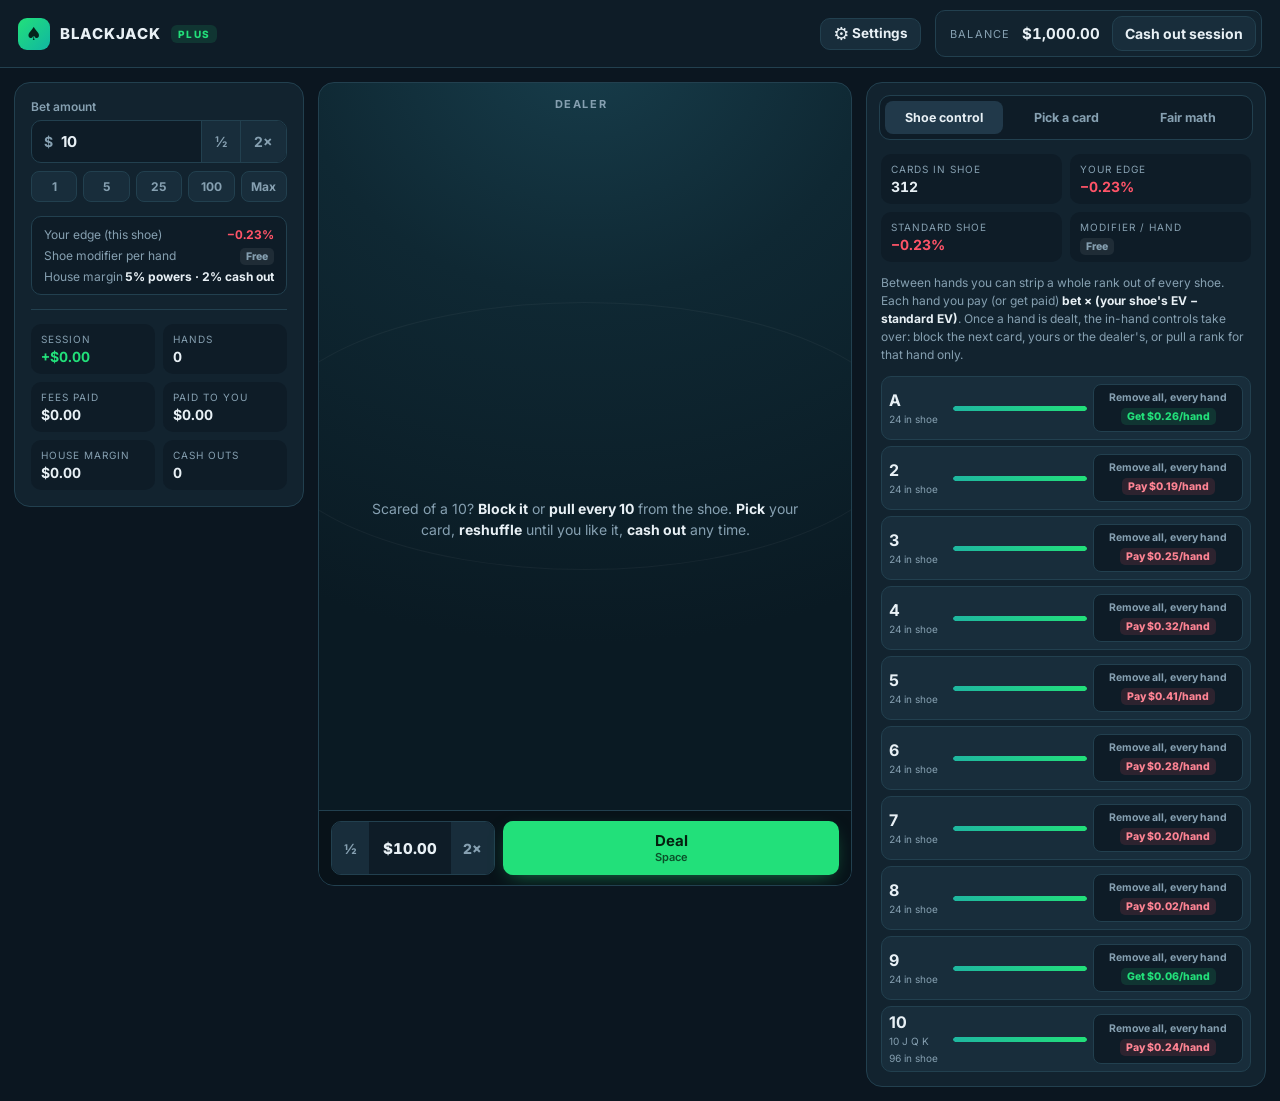
<file: games/blackjack-plus/index.html>
<!doctype html>
<html lang="en">
<head>
<meta charset="utf-8">
<meta name="viewport" content="width=device-width,initial-scale=1">
<title>Blackjack Plus</title>
<link rel="preconnect" href="https://fonts.googleapis.com">
<link href="https://fonts.googleapis.com/css2?family=Inter:wght@400;500;600;700;800&display=swap" rel="stylesheet">
<style>
:root{
  --bg:#0b1620; --bg2:#0e1c27; --panel:#12232f; --panel2:#182d3b; --panel3:#21394a; --line:#22404f;
  --text:#e8f0f5; --muted:#86a0b1; --dim:#5b7586;
  --green:#22e07a; --greenText:#04210f;
  --gold:#ffc83d; --gold2:#f2a516; --red:#ff5468;
  --cw:78px; --ch:110px;
}
*{box-sizing:border-box}
html,body{margin:0}
body{background:var(--bg);color:var(--text);font-family:Inter,system-ui,-apple-system,"Segoe UI",Roboto,sans-serif;font-size:14px;-webkit-font-smoothing:antialiased;min-height:100vh}
button{font:inherit;color:inherit;border:0;cursor:pointer;background:none}
button:disabled{cursor:not-allowed;opacity:.38}
.num{font-variant-numeric:tabular-nums}

.top{display:flex;align-items:center;gap:14px;padding:10px 18px;background:var(--bg2);border-bottom:1px solid var(--line);position:sticky;top:0;z-index:30}
.brand{display:flex;align-items:center;gap:10px;font-weight:800;letter-spacing:.06em;font-size:15px}
.logo{width:32px;height:32px;border-radius:9px;background:linear-gradient(135deg,var(--green),#10b6a2);display:grid;place-items:center;color:#05241a;font-size:18px}
.plus{font-size:10px;padding:3px 7px;border-radius:6px;background:rgba(34,224,122,.13);color:var(--green);letter-spacing:.12em}
.spacer{flex:1}
.bal{display:flex;align-items:center;gap:12px;background:var(--panel);border:1px solid var(--line);border-radius:10px;padding:5px 5px 5px 14px}
.bal small{color:var(--muted);font-size:11px;text-transform:uppercase;letter-spacing:.1em}
.bal b{font-size:15px}

.layout{display:grid;grid-template-columns:290px minmax(0,1fr) 400px;gap:14px;padding:14px;max-width:1680px;margin:0 auto}
.panel{background:var(--panel);border:1px solid var(--line);border-radius:16px}
.side{padding:16px;display:flex;flex-direction:column;gap:14px;align-self:start}
.lab{display:flex;flex-direction:column;min-height:0;align-self:start}

label.lbl{display:flex;justify-content:space-between;color:var(--muted);font-size:12px;font-weight:600;margin-bottom:6px}
.betrow{display:flex;background:var(--bg2);border:1px solid var(--line);border-radius:10px;overflow:hidden}
.betrow:focus-within{border-color:#3a6a82}
.betrow .cur{padding:0 0 0 12px;display:grid;place-items:center;color:var(--muted);font-weight:700}
.betrow input{flex:1;min-width:0;background:none;border:0;color:var(--text);font:inherit;font-weight:700;font-size:15px;padding:11px 8px;outline:none}
.betrow button{padding:0 13px;border-left:1px solid var(--line);color:var(--muted);font-weight:700;background:var(--panel2)}
.betrow button:hover:not(:disabled){color:var(--text);background:var(--panel3)}
input[type=number]::-webkit-inner-spin-button{display:none}
.chips{display:grid;grid-template-columns:repeat(5,1fr);gap:6px;margin-top:8px}
.chip{background:var(--panel2);border:1px solid var(--line);border-radius:8px;padding:7px 0;font-weight:700;font-size:12px;color:var(--muted)}
.chip:hover:not(:disabled){color:var(--text);border-color:#36607a}

.btn{border-radius:10px;padding:12px 14px;font-weight:700;transition:transform .08s,filter .15s,background .15s}
.btn:active:not(:disabled){transform:translateY(1px)}
.btn.primary{background:var(--green);color:var(--greenText);box-shadow:0 6px 20px -8px rgba(34,224,122,.6)}
.btn.primary:hover:not(:disabled){filter:brightness(1.07)}
.btn.gold{background:linear-gradient(180deg,var(--gold),var(--gold2));color:#2a1900;box-shadow:0 6px 22px -8px rgba(255,200,61,.6)}
.btn.gold:hover:not(:disabled){filter:brightness(1.06)}
.btn.ghost{background:var(--panel2);border:1px solid var(--line)}
.btn.ghost:hover:not(:disabled){background:var(--panel3)}
.btn.big{width:100%;padding:15px;font-size:15px}
.btn .sub{display:block;font-size:11px;font-weight:600;opacity:.75;margin-top:2px}

.feeline{display:flex;flex-direction:column;gap:6px;background:var(--bg2);border:1px solid var(--line);border-radius:10px;padding:10px 12px;font-size:12px}
.feeline div{display:flex;justify-content:space-between;color:var(--muted)}
.feeline b{color:var(--text)}
.pos{color:var(--green)!important}.neg{color:var(--red)!important}

.actions{display:grid;grid-template-columns:1fr 1fr;gap:8px}
.act{background:var(--panel2);border:1px solid var(--line);border-radius:10px;padding:10px 11px;text-align:left;display:flex;flex-direction:column;gap:2px}
.act:hover:not(:disabled){background:var(--panel3)}
.act .k{font-weight:700;font-size:14px;display:flex;justify-content:space-between;align-items:center;gap:6px}
.act .k kbd{font:600 10px Inter,sans-serif;color:var(--dim);border:1px solid var(--line);border-radius:4px;padding:1px 5px}
.act .ev{font-size:11px;color:var(--muted)}
.act .ex{font-size:10px;color:var(--gold);font-weight:700}
.act.wide{grid-column:1/-1}
.act.rm{border-color:rgba(255,200,61,.45)}
.act.rm .k{color:var(--gold)}
.act.rm.open{background:rgba(255,200,61,.1)}
.popup.wide{width:min(580px,100%)}
/* table layout: felt (dealer, side buttons, hands) + always-visible bottom bar */
.table{height:calc(100vh - 96px);min-height:500px;max-height:960px;min-width:0}
.felt{flex:1;min-height:0;position:relative;display:flex;flex-direction:column;overflow:hidden}
.subacts{display:flex;flex-wrap:wrap;gap:6px;justify-content:center;padding:2px 12px 6px}
.subacts:empty{display:none}
.subbtn{background:rgba(24,45,59,.92);border:1px solid var(--line);border-radius:999px;padding:7px 13px;font-weight:700;font-size:12.5px;display:inline-flex;gap:6px;align-items:center;white-space:nowrap}
.subbtn:hover:not(:disabled){border-color:#3f7590;background:var(--panel3)}
.subbtn small{font-size:11px;color:var(--muted);font-weight:600}
.subbtn small.pay{color:#ff8494}.subbtn small.get{color:var(--green)}
.subbtn.gold{border-color:rgba(255,200,61,.55);color:var(--gold)}
.subbtn.on{border-color:rgba(255,200,61,.75);background:rgba(255,200,61,.12)}
.subbtn.chipv{padding:5px 10px;font-size:12px}
.sublabel{width:100%;text-align:center;font-size:10.5px;color:var(--gold);font-weight:800;text-transform:uppercase;letter-spacing:.1em}
.actbar{display:grid;grid-template-columns:repeat(3,minmax(0,1fr));gap:8px;padding:10px 12px;border-top:1px solid var(--line);background:rgba(8,18,25,.94);flex:none}
.btn.main{padding:9px 6px;font-size:15px;min-height:54px;line-height:1.15}
.btn.main .sub{font-size:11px}
.btn.stand{background:#29485b;color:var(--text);border:1px solid #33586e}
.btn.stand:hover:not(:disabled){filter:brightness(1.12)}
.span2{grid-column:span 2}
.barbet{display:flex;align-items:stretch;justify-content:space-between;background:var(--bg2);border:1px solid var(--line);border-radius:10px;overflow:hidden;min-height:54px}
.barbet button{padding:0 12px;color:var(--muted);font-weight:800;background:var(--panel2)}
.barbet button:hover{color:var(--text)}
.barbet span{align-self:center;font-weight:800;font-size:15px}
.sheet{position:absolute;inset:0;z-index:6;background:rgba(9,21,29,.97);overflow:auto;padding:14px;display:flex;flex-direction:column;gap:10px;animation:sheetIn .2s ease both}
.sheet[hidden]{display:none}
.gear{padding:6px 12px;font-size:18px;line-height:1}
.gear .long{font-size:13.5px;vertical-align:2px}
.box.settings{width:min(470px,100%);max-height:calc(100vh - 32px);overflow:auto;gap:10px}
.box.still{animation:none}
.box.settings h4{margin-top:6px}
.setrow{display:flex;justify-content:space-between;align-items:center;gap:14px;text-align:left;padding:10px 12px;background:var(--panel2);border:1px solid var(--line);border-radius:10px;font-size:13.5px;font-weight:700;width:100%}
.setrow:hover{border-color:#36607a}
.setrow small{display:block;color:var(--muted);font-size:11.5px;font-weight:500;margin-top:3px;line-height:1.4}
.sw.on{background:var(--green)}
.sw.on::after{transform:translateX(16px);background:#04210f}
.setlabel{font-size:12px;color:var(--muted);font-weight:700}
.setlabel small{font-weight:500;opacity:.85}
.keys{display:flex;flex-wrap:wrap;gap:7px 14px;font-size:12px;color:var(--muted)}
.keys kbd{font:700 11px Inter,sans-serif;color:var(--text);border:1px solid var(--line);background:var(--bg2);border-radius:5px;padding:1px 6px;margin-right:3px}
.sheet-head{display:flex;justify-content:space-between;align-items:center;font-size:15px}
@keyframes sheetIn{from{opacity:0;transform:translateY(14px)}to{opacity:1;transform:none}}
.card.offered{box-shadow:0 0 0 3px var(--gold),0 0 26px rgba(255,200,61,.5)}
@media (max-height:800px){
  :root{--cw:66px;--ch:93px}
  .card .mid{font-size:30px}
  .zone{padding:6px 10px 4px;gap:6px}
  .hand{padding:6px 12px;gap:8px}
  .hands{padding:2px 10px 8px}
}
.xbtn{color:var(--muted);font-size:13px;padding:0 4px;letter-spacing:0}
.xbtn:hover{color:var(--text)}
.shoeline:empty{display:none}

.toggles{display:flex;flex-direction:column;gap:10px;border-top:1px solid var(--line);padding-top:14px}
.tog{display:flex;align-items:center;justify-content:space-between;gap:10px;font-size:13px;cursor:pointer}
.tog span small{display:block;color:var(--muted);font-size:11px;margin-top:1px}
.sw{width:38px;height:22px;border-radius:999px;background:var(--panel3);position:relative;flex:none;transition:background .15s}
.sw::after{content:"";position:absolute;top:3px;left:3px;width:16px;height:16px;border-radius:50%;background:#cfe0ea;transition:transform .15s}
input.hid{display:none}
input.hid:checked+.sw{background:var(--green)}
input.hid:checked+.sw::after{transform:translateX(16px);background:#04210f}

.stats{display:grid;grid-template-columns:1fr 1fr;gap:8px;border-top:1px solid var(--line);padding-top:14px}
.stat{background:var(--bg2);border-radius:10px;padding:9px 10px}
.stat small{display:block;color:var(--muted);font-size:10px;text-transform:uppercase;letter-spacing:.1em;margin-bottom:3px}
.stat b{font-size:14px}

.table{position:relative;overflow:hidden;display:flex;flex-direction:column;height:calc(100vh - 96px);min-height:500px;max-height:960px;
  background:radial-gradient(130% 75% at 50% -5%,#173d4b 0%,#0f2833 42%,#0a1a23 100%)}
.table::before{content:"";position:absolute;left:50%;top:44%;width:120%;aspect-ratio:2.4;transform:translate(-50%,-50%);border-radius:50%;border:1px solid rgba(255,255,255,.045);pointer-events:none}
.rules{display:flex;flex-wrap:wrap;gap:6px;justify-content:center;padding:14px 14px 0}
.rules span{font-size:11px;color:#9db7c6;background:rgba(255,255,255,.04);border:1px solid rgba(255,255,255,.07);padding:4px 9px;border-radius:999px}
.shoeline{display:flex;justify-content:center;gap:8px;flex-wrap:wrap;padding:8px 14px 0;font-size:11.5px;color:var(--muted)}
.shoeline b{color:var(--text)}
.zone{display:flex;flex-direction:column;align-items:center;gap:10px;padding:14px 10px}
.zone-head{display:flex;gap:8px;align-items:center;color:var(--muted);font-size:11px;text-transform:uppercase;letter-spacing:.14em;font-weight:700}
.total{background:var(--panel3);color:var(--text);padding:3px 10px;border-radius:999px;font-size:13px;letter-spacing:0;font-weight:800;text-transform:none}
.total.bust{background:var(--red);color:#fff}.total.bj{background:var(--gold);color:#241800}.total.t21{background:var(--green);color:var(--greenText)}
.cards{display:flex;justify-content:center;align-items:center;min-height:var(--ch);perspective:800px}
.card{width:var(--cw);height:var(--ch);border-radius:10px;background:#fbfdff;color:#15202b;position:relative;box-shadow:0 8px 20px -6px rgba(0,0,0,.55),0 0 0 1px rgba(0,0,0,.06);flex:none;user-select:none}
.cards .card+.card{margin-left:calc(var(--cw) * -0.46)}
.card .tl{position:absolute;left:6px;top:7px;font-weight:800;font-size:17px;line-height:1;text-align:center;width:20px}
.card .tl i{display:block;font-style:normal;font-size:13px;margin-top:1px}
.card .mid{position:absolute;inset:0;display:grid;place-items:center;font-size:36px}
.card.red{color:#e2324b}
.card.picked{box-shadow:0 0 0 3px var(--gold),0 8px 20px -6px rgba(0,0,0,.55)}
.card .tag{position:absolute;bottom:-8px;left:50%;transform:translateX(-50%);background:var(--gold);color:#241800;font-size:8.5px;font-weight:800;padding:2px 6px;border-radius:5px;letter-spacing:.08em;white-space:nowrap}
.card.big{--cw:96px;--ch:136px}
.card.big .mid{font-size:46px}
.slot{width:var(--cw);height:var(--ch);border-radius:10px;border:2px dashed rgba(255,255,255,.17);display:grid;place-items:center;color:var(--dim);font-size:10px;font-weight:800;letter-spacing:.12em;margin-left:10px;text-align:center;line-height:1.4;flex:none}
.deal-in{animation:dealIn .4s cubic-bezier(.2,.8,.2,1) both}
@keyframes dealIn{from{opacity:0;transform:translate(70px,-90px) rotate(12deg) scale(.88)}to{opacity:1;transform:none}}
.shields{display:flex;gap:6px;flex-wrap:wrap;justify-content:center}
.shield{font-size:11px;font-weight:700;color:var(--gold);border:1px solid rgba(255,200,61,.45);background:rgba(255,200,61,.08);padding:3px 9px;border-radius:999px}

.center{flex:1;display:flex;flex-direction:column;align-items:center;justify-content:center;gap:12px;padding:4px 12px;min-height:0}
.msg{display:flex;align-items:center;gap:10px;background:rgba(8,20,28,.78);border:1px solid var(--line);backdrop-filter:blur(6px);padding:10px 16px;border-radius:999px;font-weight:700;animation:pop .3s ease both;flex-wrap:wrap;justify-content:center}
.msg .net{font-size:15px}
.msg small{color:var(--muted);font-weight:600}
@keyframes pop{from{opacity:0;transform:scale(.92)}to{opacity:1;transform:none}}
.idle{color:var(--muted);text-align:center;max-width:440px;line-height:1.5}
.idle b{color:var(--text)}

.popup{background:rgba(9,22,30,.88);border:1px solid #2f5a6e;border-radius:16px;padding:14px;display:flex;flex-direction:column;gap:12px;box-shadow:0 20px 50px -20px rgba(0,0,0,.7);animation:pop .25s ease both;width:min(460px,100%)}
.popup-head{font-size:11px;text-transform:uppercase;letter-spacing:.14em;color:var(--gold);font-weight:800;display:flex;justify-content:space-between;gap:8px}
.popup-head span{color:var(--muted);letter-spacing:.06em}
.offer-body{display:flex;gap:16px;align-items:center}
.offer-info{display:flex;flex-direction:column;gap:6px;font-size:13px;color:var(--muted)}
.offer-info b{color:var(--text);font-size:18px}
.two{display:grid;grid-template-columns:1fr 1.25fr;gap:8px}
.dgrid{display:grid;grid-template-columns:repeat(5,1fr);gap:6px}
.dbtn{background:var(--panel2);border:1px solid var(--line);border-radius:9px;padding:7px 2px;display:flex;flex-direction:column;align-items:center;gap:4px}
.dbtn:hover:not(:disabled){border-color:#3f7590}
.dbtn b{font-size:13px}
.dbtn.on{border-color:rgba(255,200,61,.6);background:rgba(255,200,61,.1)}

.hands{display:flex;flex-wrap:wrap;justify-content:center;gap:18px;padding:6px 10px 22px}
.hand{display:flex;flex-direction:column;align-items:center;gap:12px;padding:14px 16px 12px;border-radius:16px;border:1px solid transparent;transition:border-color .2s,background .2s}
.hand.active{border-color:rgba(34,224,122,.5);background:rgba(34,224,122,.05)}
.hand-foot{display:flex;gap:8px;align-items:center;font-size:12px;color:var(--muted);flex-wrap:wrap;justify-content:center}
.stake{background:rgba(255,255,255,.06);padding:3px 9px;border-radius:999px;font-weight:700;color:#cfe0ea}
.res{padding:3px 9px;border-radius:999px;font-weight:800;font-size:11px;letter-spacing:.06em;text-transform:uppercase}
.res.win,.res.bj{background:var(--green);color:var(--greenText)}.res.lose,.res.bust{background:var(--red);color:#fff}
.res.push,.res.surrender{background:var(--panel3);color:var(--text)}.res.cashed{background:var(--gold);color:#241800}

.tabs{display:flex;gap:4px;padding:5px;margin:12px 12px 0;background:var(--bg2);border-radius:11px;border:1px solid var(--line)}
.tab{flex:1;padding:9px 6px;border-radius:8px;color:var(--muted);font-weight:700;font-size:12.5px}
.tab.on{background:var(--panel3);color:var(--text)}
.tab:hover:not(.on){color:var(--text)}
.tabbody{padding:14px;display:flex;flex-direction:column;gap:12px}
.note{font-size:12px;color:var(--muted);line-height:1.5}
.note b{color:var(--text)}
.seg{display:flex;background:var(--bg2);border:1px solid var(--line);border-radius:9px;padding:3px;gap:3px}
.seg button{flex:1;padding:7px;border-radius:7px;font-weight:700;font-size:12px;color:var(--muted)}
.seg button.on{background:var(--panel3);color:var(--text)}

.pickgrid{display:grid;grid-template-columns:repeat(auto-fill,minmax(62px,1fr));gap:8px}
.ptile{background:var(--panel2);border:1px solid var(--line);border-radius:11px;padding:8px 4px 7px;display:flex;flex-direction:column;align-items:center;gap:5px;transition:border-color .15s,transform .1s}
.ptile:hover:not(:disabled){border-color:#3f7590;transform:translateY(-1px)}
.ptile .face{font-size:20px;font-weight:800;line-height:1}
.ptile .to{font-size:10.5px;color:var(--muted);font-weight:600}
.price{font-size:10.5px;font-weight:800;padding:2px 6px;border-radius:5px;white-space:nowrap}
.price.pay{background:rgba(255,84,104,.13);color:#ff8494}
.price.get{background:rgba(34,224,122,.13);color:var(--green)}
.price.free{background:rgba(255,255,255,.07);color:var(--muted)}

.sumgrid{display:grid;grid-template-columns:1fr 1fr;gap:8px}
.srows{display:flex;flex-direction:column;gap:6px}
.colhead,.srow{display:grid;grid-template-columns:58px repeat(3,minmax(0,1fr));gap:6px}
.srow.pre,.colhead.pre{grid-template-columns:58px minmax(0,1fr) 150px}
.colhead{font-size:10px;color:var(--muted);text-transform:uppercase;letter-spacing:.08em;font-weight:700;padding:0 7px;text-align:center;align-items:end}
.colhead span:first-child{text-align:left}
.srow{align-items:stretch;padding:7px;background:var(--panel2);border:1px solid var(--line);border-radius:10px}
.vlab{display:flex;flex-direction:column;justify-content:center;gap:5px}
.vlab b{font-size:16px;line-height:1}
.vlab small{font-size:10px;color:var(--muted)}
.bar{height:5px;border-radius:99px;background:var(--bg2);overflow:hidden;position:relative}
.bar i{position:absolute;left:0;top:0;bottom:0;background:linear-gradient(90deg,#1fb7a0,var(--green));border-radius:99px}
.sbtn{display:flex;flex-direction:column;align-items:center;justify-content:center;gap:4px;background:var(--bg2);border:1px solid var(--line);border-radius:8px;padding:6px 3px;min-height:48px}
.sbtn:hover:not(:disabled){border-color:#3f7590}
.sbtn .l{font-size:10.5px;font-weight:700;color:var(--muted);white-space:nowrap}
.sbtn.on{border-color:rgba(255,200,61,.6);background:rgba(255,200,61,.08)}
.sbtn.on .l{color:var(--gold)}

.mathlist{display:flex;flex-direction:column;gap:8px}
.mrow{display:flex;justify-content:space-between;gap:10px;padding:9px 11px;background:var(--panel2);border:1px solid var(--line);border-radius:10px;font-size:12.5px}
.mrow span{color:var(--muted)}
.formula{background:var(--bg2);border:1px solid var(--line);border-radius:10px;padding:10px 12px;font-size:12px;line-height:1.55;color:var(--muted)}
.formula b{color:var(--text)}
h4{margin:4px 0 0;font-size:11px;text-transform:uppercase;letter-spacing:.12em;color:var(--muted)}

.toasts{position:fixed;left:50%;top:74px;transform:translateX(-50%);display:flex;flex-direction:column;gap:8px;z-index:60;align-items:center;pointer-events:none;max-width:calc(100% - 32px)}
.toast{background:#1b3342;border:1px solid #2d5568;padding:7px 13px;border-radius:999px;font-weight:600;font-size:12.5px;white-space:nowrap;box-shadow:0 10px 30px -10px rgba(0,0,0,.6);animation:pop .2s ease both}
.modal{position:fixed;inset:0;background:rgba(3,10,15,.7);display:grid;place-items:center;z-index:70;padding:16px}
.modal .box{background:var(--panel);border:1px solid var(--line);border-radius:18px;padding:22px;width:min(400px,100%);display:flex;flex-direction:column;gap:12px;animation:pop .2s ease both}
.modal h3{margin:0;font-size:18px}
.big-num{font-size:34px;font-weight:800}

@media (max-width:1260px){.layout{grid-template-columns:280px minmax(0,1fr)}.lab{grid-column:1/-1}}
@media (max-width:780px){
  .layout{grid-template-columns:1fr;padding:10px;gap:10px}
  .table{order:-1;height:calc(100svh - 84px);min-height:470px}
  .btn.main{font-size:14px}
  :root{--cw:62px;--ch:88px}
  .card .mid{font-size:28px}.card .tl{font-size:14px}
  .card.big{--cw:80px;--ch:112px}
  .top{padding:10px 12px;gap:8px}
  .brand .wm,.bal small,.long,.rules{display:none}
  .bal{padding-left:10px;gap:8px}
  .colhead{display:none}
  .srow{grid-template-columns:repeat(3,minmax(0,1fr))}
  .srow.pre{grid-template-columns:minmax(0,1fr) 150px}
  .srow .vlab{grid-column:1/-1;flex-direction:row;align-items:center;gap:10px}
  .srow.pre .vlab{grid-column:auto;flex-direction:column;align-items:stretch}
  .srow .vlab .bar{flex:1}
  .dgrid{grid-template-columns:repeat(5,1fr)}
}
@media (prefers-reduced-motion:reduce){*{animation:none!important;transition:none!important}}
/* split hands: compact grid so 3-4 hands (or 2 on a phone) fit; the hands area scrolls as a safety net */
.hands{flex:0 1 auto;min-height:0;overflow-y:auto}
.hands.multi{display:grid;grid-template-columns:repeat(auto-fit,minmax(150px,max-content));justify-content:center;gap:8px 10px}
.hands.compact{--cw:54px;--ch:76px;grid-template-columns:repeat(auto-fit,minmax(136px,max-content));padding:4px 8px 8px}
.hands.compact .card .mid{font-size:24px}
.hands.compact .card .tl{font-size:13px;left:4px;top:5px;width:16px}
.hands.compact .card .tl i{font-size:10px}
.hands.compact .card .tag{font-size:7.5px;padding:1px 4px}
.hands.compact .cards .card+.card{margin-left:calc(var(--cw) * -0.6)}
.hands.compact .hand{padding:6px 8px;gap:6px;border-radius:12px}
.hands.compact .hand-foot{gap:5px;font-size:11px}
.hands.compact .total{font-size:12px;padding:2px 8px}
.hands.compact .stake,.hands.compact .res{padding:2px 7px}
.hands.compact .shield{font-size:10px;padding:2px 7px}
</style>
</head>
<body>
<header class="top">
  <div class="brand"><div class="logo">♠</div><span class="wm">BLACKJACK</span><span class="plus">PLUS</span></div>
  <div class="spacer"></div>
  <button class="btn ghost gear" data-act="settings" aria-label="Settings">⚙<span class="long"> Settings</span></button>
  <div class="bal"><small>Balance</small><b id="bal" class="num">$0.00</b><button class="btn ghost" data-act="sessionOut" style="padding:8px 12px">Cash out<span class="long"> session</span></button></div>
</header>

<main class="layout">
  <aside class="panel side">
    <div>
      <label class="lbl"><span>Bet amount</span><span id="betHint" class="num"></span></label>
      <div class="betrow">
        <span class="cur">$</span>
        <input id="bet" type="number" min="0.1" step="1" value="10" inputmode="decimal">
        <button data-act="half">½</button><button data-act="dbl">2×</button>
      </div>
      <div class="chips">
        <button class="chip" data-act="chip:1">1</button><button class="chip" data-act="chip:5">5</button>
        <button class="chip" data-act="chip:25">25</button><button class="chip" data-act="chip:100">100</button>
        <button class="chip" data-act="max">Max</button>
      </div>
    </div>
    <div id="feeLine" class="feeline"></div>
    <div class="stats" id="stats"></div>
  </aside>

  <section class="panel table">
    <div class="felt">
      <div class="shoeline" id="shoeLine"></div>
      <div class="zone">
        <div class="zone-head">Dealer <span id="dTotal"></span></div>
        <div class="cards" id="dCards"></div>
        <div class="shields" id="dShields"></div>
      </div>
      <div class="subacts" id="subActs"></div>
      <div class="center" id="center"></div>
      <div class="hands" id="hands"></div>
      <div class="sheet" id="sheet" hidden></div>
    </div>
    <div class="actbar" id="bar"></div>
  </section>

  <aside class="panel lab">
    <div class="tabs" id="tabs">
      <button class="tab" data-act="tab:shoe">Shoe control</button>
      <button class="tab" data-act="tab:pick">Pick a card</button>
      <button class="tab" data-act="tab:math">Fair math</button>
    </div>
    <div class="tabbody" id="tabBody"></div>
  </aside>
</main>
<div class="toasts" id="toasts"></div>
<div id="modalRoot"></div>

<script>
/* =====================================================================
   ENGINE START — exact-composition blackjack EV engine
   ===================================================================== */
// Card values are 1..10 (1 = Ace, 10 = any ten-value card).
const POW = []; { let p = 1; for (let i = 0; i < 10; i++) { POW.push(p); p *= 22; } }
const best = (h, a) => (a && h + 10 <= 21) ? h + 10 : h;
// Dealer outcome vector: [17, 18, 19, 20, 21, bust, blackjack]
const BUSTD = [0, 0, 0, 0, 0, 1, 0], BJD = [0, 0, 0, 0, 0, 0, 1];
const POINTD = {}; for (let t = 17; t <= 21; t++) { const d = [0, 0, 0, 0, 0, 0, 0]; d[t - 17] = 1; POINTD[t] = d; }

// Dealer final distribution, drawing without replacement from `comp`.
// (h0, a0, n0) = dealer's current hard total, has-ace, card count.
// `excl` = card values the dealer's NEXT card can't be (a block, or the no-blackjack condition).
function dealerDist(comp, h0, a0, n0, excl) {
  const c = comp.slice(); let N = 0; for (let i = 1; i <= 10; i++) N += c[i];
  const ex = excl && excl.length ? excl : null;
  const memo = new Map();
  function rec(h, a, n, key, first) {
    if (h > 21) return BUSTD;
    const b = best(h, a);
    if (b >= 17) return (n === 2 && b === 21) ? BJD : POINTD[b];
    if (!first) { const m = memo.get(key); if (m) return m; }
    const r = [0, 0, 0, 0, 0, 0, 0];
    let denom = N;
    if (first && ex) { for (const v of ex) denom -= c[v]; if (denom <= 0) return rec(h, a, n, key, false); }
    if (denom <= 0) { r[5] = 1; return r; }
    for (let v = 1; v <= 10; v++) {
      if (first && ex && ex.includes(v)) continue;
      const k = c[v]; if (!k) continue;
      const p = k / denom; c[v]--; N--;
      const s = rec(h + v, a || v === 1, n + 1, key + POW[v - 1], false);
      c[v]++; N++;
      for (let i = 0; i < 7; i++) r[i] += p * s[i];
    }
    if (!first) memo.set(key, r);
    return r;
  }
  return rec(h0, a0, n0, 0, true);
}
// EV of standing on each total against a (no-blackjack) dealer distribution
function standArr(D) {
  const s = new Array(32).fill(-1);
  for (let t = 0; t <= 21; t++) {
    let e = D[5];
    for (let i = 0; i < 5; i++) { const d = 17 + i; if (t > d) e += D[i]; else if (t < d) e -= D[i]; }
    s[t] = e;
  }
  return s;
}
function makeCtx(comp, D) {
  let N = 0; for (let i = 1; i <= 10; i++) N += comp[i];
  return { c: comp.slice(), N, st: standArr(D), memo: new Map() };
}
// Best of stand/hit, every later draw tracked card-by-card through the shoe.
function pH(x, h, a, key) {
  if (h > 21) return -1;
  const b = best(h, a), s = x.st[b];
  if (b === 21 || x.N <= 0) return s;
  const mk = key * 64 + h * 2 + (a ? 1 : 0);
  const m = x.memo.get(mk); if (m !== undefined) return m;
  let hit = 0; const c = x.c, N = x.N;
  for (let v = 1; v <= 10; v++) {
    const n = c[v]; if (!n) continue;
    c[v]--; x.N--;
    hit += n / N * pH(x, h + v, a || v === 1, key + POW[v - 1]);
    c[v]++; x.N++;
  }
  const r = hit > s ? hit : s; x.memo.set(mk, r); return r;
}
function firstDenom(x, ex) { let d = x.N; if (ex) for (const v of ex) d -= x.c[v]; return d; }
// Hit / double / split, optionally with the player's next card blocked from values in `ex`.
function hitEV(x, h, a, ex) {
  if (x.N <= 0) return x.st[best(h, a)];
  let d = firstDenom(x, ex); if (d <= 0) { ex = null; d = x.N; }
  let e = 0; const c = x.c;
  for (let v = 1; v <= 10; v++) {
    if (ex && ex.includes(v)) continue;
    const n = c[v]; if (!n) continue;
    c[v]--; x.N--; e += n / d * pH(x, h + v, a || v === 1, POW[v - 1]); c[v]++; x.N++;
  }
  return e;
}
function dblEV(x, h, a, ex) {
  if (x.N <= 0) return 2 * x.st[best(h, a)];
  let d = firstDenom(x, ex); if (d <= 0) { ex = null; d = x.N; }
  let e = 0; const c = x.c;
  for (let v = 1; v <= 10; v++) {
    if (ex && ex.includes(v)) continue;
    const n = c[v]; if (!n) continue;
    const hh = h + v; e += n / d * (hh > 21 ? -2 : 2 * x.st[best(hh, a || v === 1)]);
  }
  return e;
}
function splitHalf(x, s, canDbl, ex) {
  const sa = s === 1; let d = firstDenom(x, ex); if (d <= 0) { ex = null; d = x.N; }
  let e = 0; const c = x.c;
  for (let v = 1; v <= 10; v++) {
    if (ex && ex.includes(v)) continue;
    const n = c[v]; if (!n) continue;
    c[v]--; x.N--;
    const hh = s + v, aa = sa || v === 1;
    let val = pH(x, hh, aa, POW[v - 1]);
    if (canDbl && best(hh, aa) < 21) { const dd = dblEV(x, hh, aa, null); if (dd > val) val = dd; }
    c[v]++; x.N++;
    e += n / d * val;
  }
  return e;
}
// Value of splitting a pair (priced as two hands, without further re-splits);
// the block (if any) protects the first split hand's second card.
const splitEV = (x, s, canDbl, ex) => splitHalf(x, s, canDbl, ex) + splitHalf(x, s, canDbl, null);

// Pre-deal expected value of one round (per unit bet).
// Dealer-blackjack-takes-original-bet-only is EV-identical to a peek game, so dealer outcomes
// are conditioned on no blackjack and blackjack is settled up front.
function roundEV(comp) {
  let N = 0; for (let i = 1; i <= 10; i++) N += comp[i];
  if (N < 10) return NaN;
  comp = comp.slice();
  const standUp = [];
  for (let up = 1; up <= 10; up++) {
    if (!comp[up]) continue;
    comp[up]--;
    const bjCard = up === 1 ? 10 : up === 10 ? 1 : 0;
    const D = dealerDist(comp, up, up === 1, 1, bjCard ? [bjCard] : null);
    standUp[up] = standArr(D);
    comp[up]++;
  }
  let ev = 0;
  const q = new Float64Array(11), memo = new Float64Array(64);
  for (let c1 = 1; c1 <= 10; c1++) {
    if (!comp[c1]) continue;
    for (let c2 = c1; c2 <= 10; c2++) {
      const n2 = comp[c2] - (c2 === c1 ? 1 : 0); if (n2 <= 0) continue;
      const p12 = (c1 === c2 ? 1 : 2) * comp[c1] / N * n2 / (N - 1);
      for (let up = 1; up <= 10; up++) {
        const nu = comp[up] - (up === c1) - (up === c2); if (nu <= 0) continue;
        const p = p12 * nu / (N - 2);
        comp[c1]--; comp[c2]--; comp[up]--;
        const N3 = N - 3;
        const pD = up === 1 ? comp[10] / N3 : up === 10 ? comp[1] / N3 : 0;
        if (c1 === 1 && c2 === 10) ev += p * (1 - pD) * 1.5;
        else if (standUp[up]) {
          for (let v = 1; v <= 10; v++) q[v] = comp[v] / N3;
          memo.fill(NaN);
          ev += p * (-pD + (1 - pD) * dealValue(q, standUp[up], c1, c2, memo));
        }
        comp[c1]++; comp[c2]++; comp[up]++;
      }
    }
  }
  return ev;
}
function dealValue(q, st, c1, c2, memo) {
  function H(h, a) {
    if (h > 21) return -1;
    const b = best(h, a), s = st[b]; if (b === 21) return s;
    const i = h * 2 + (a ? 1 : 0); if (!isNaN(memo[i])) return memo[i];
    let hit = 0; for (let v = 1; v <= 10; v++) if (q[v]) hit += q[v] * H(h + v, a || v === 1);
    const r = hit > s ? hit : s; memo[i] = r; return r;
  }
  function D(h, a) { let e = 0; for (let v = 1; v <= 10; v++) if (q[v]) { const hh = h + v; e += q[v] * (hh > 21 ? -2 : 2 * st[best(hh, a || v === 1)]); } return e; }
  const h = c1 + c2, a = c1 === 1 || c2 === 1;
  let hit = 0; for (let k = 1; k <= 10; k++) if (q[k]) hit += q[k] * H(h + k, a || k === 1);
  let v = Math.max(st[best(h, a)], hit, D(h, a), -0.5);
  if (c1 === c2) {
    let s = 0; for (let k = 1; k <= 10; k++) if (q[k]) {
      const hh = c1 + k, aa = c1 === 1 || k === 1;
      let x = H(hh, aa); if (best(hh, aa) < 21) x = Math.max(x, D(hh, aa));
      s += q[k] * x;
    }
    v = Math.max(v, 2 * s);
  }
  return v;
}
/* ENGINE END */

/* =====================================================================
   GAME
   ===================================================================== */
const RANKS = ['A','2','3','4','5','6','7','8','9','10','J','Q','K'];
const RV = [1,2,3,4,5,6,7,8,9,10,10,10,10];
const VL = ['', 'A', '2', '3', '4', '5', '6', '7', '8', '9', '10'];
const SUITS = ['♠','♥','♦','♣']; const RED = new Set(['♥','♦']);
const MIN_POOL = 20, MIN_PRE = 40, MAX_HANDS = 4;

const S = {
  balance: 1000, start: 1000, bet: 10, decks: 6, preRemoved: new Set(),
  phase: 'bet', deck: [], dealer: [], hands: [], cur: 0, offer: null, base: 10,
  pShield: new Set(), dShield: new Set(), gone: {},
  waiting: false, resume: null, msg: null, token: 0,
  preview: false, step: false, speed: 1, settingsOpen: false, pickMode: 'hit', tab: 'shoe',
  margin: 0.05,    // house margin on every power: you pay fair × (1 + m), you're paid fair × (1 − m)
  coMargin: 0.02,  // house margin on cash outs: you receive fair value × (1 − m)
  stats: { hands: 0, feesPaid: 0, feesRecv: 0, cashouts: 0, house: 0 },
  roundStake: 0, roundRet: 0, roundFees: 0,
};
// Game Lobby: inside the lobby this game plays from the lobby's shared wallet (nothing changes when the game is opened on its own)
const LOBBY = (() => { try { return window.parent !== window && window.parent.LobbyWallet || null; } catch (e) { return null; } })();
if (LOBBY) S.balance = S.start = LOBBY.attach(() => S.balance);

const $ = id => document.getElementById(id);
const r2 = x => Math.round(x * 100) / 100;
const fmt = x => '$' + Math.abs(x).toLocaleString('en-US', { minimumFractionDigits: 2, maximumFractionDigits: 2 });
const sfmt = x => (r2(x) >= 0 ? '+' : '−') + fmt(x);
const pct = x => (x >= 0 ? '+' : '−') + Math.abs(x * 100).toFixed(2) + '%';
const sleep = ms => new Promise(r => setTimeout(r, ms));
const pace = ms => sleep(ms * S.speed);  // game-speed setting scales every deal / dealer delay
const sum = a => a.reduce((s, x) => s + x, 0);
const vlist = set => [...set].sort((a, b) => a - b).map(v => VL[v]).join(', ');
// House margin: the house always comes out ahead of the fair (zero-EV) price by m × |fair|.
const housePrice = fair => fair > 0 ? fair * (1 + S.margin) : fair * (1 - S.margin);
const cashOffer = fair => fair * (1 - S.coMargin);
let uid = 0;
const mkCard = (r, s, picked) => ({ id: ++uid, r, s, v: RV[r], picked: !!picked });
function shuffle(a) { for (let i = a.length - 1; i > 0; i--) { const j = Math.random() * (i + 1) | 0; [a[i], a[j]] = [a[j], a[i]]; } return a; }
function stdComp() { const c = new Array(11).fill(0); for (let v = 1; v <= 9; v++) c[v] = 4 * S.decks; c[10] = 16 * S.decks; return c; }
function preComp(set = S.preRemoved) { const c = stdComp(); for (const v of set) c[v] = 0; return c; }
function poolComp() { const c = new Array(11).fill(0); for (const x of S.deck) c[x.v]++; return c; }
function buildShoe() {
  const d = [];
  for (let r = 0; r < 13; r++) {
    if (S.preRemoved.has(RV[r]) || S.gone[RV[r]]) continue;
    for (let k = 0; k < 4 * S.decks; k++) d.push(mkCard(r, SUITS[k % 4]));
  }
  return shuffle(d);
}
// Deal from the top of the shoe, skipping any card values blocked for this target.
function drawFor(target) {
  if (!S.deck.length) { S.deck = buildShoe(); toast('Shoe ran out — fresh shoe shuffled in'); }
  const sh = target === 'player' ? S.pShield : target === 'dealer' ? S.dShield : null;
  let i = S.deck.length - 1;
  if (sh && sh.size) { while (i >= 0 && sh.has(S.deck[i].v)) i--; if (i < 0) i = S.deck.length - 1; }
  const [c] = S.deck.splice(i, 1);
  if (target === 'dealer') S.dShield.clear();
  return c;
}
function HA(cards) { let h = 0, a = false; for (const x of cards) { h += x.v; if (x.v === 1) a = true; } return [h, a]; }
const handBest = cards => { const [h, a] = HA(cards); return best(h, a); };
const isBJ = cards => cards.length === 2 && handBest(cards) === 21;
const curHand = () => S.hands[S.cur];
const inHand = () => S.phase === 'player' || S.phase === 'offer';
const betPhase = () => S.phase === 'bet' || S.phase === 'done';
const liveHands = () => S.hands.filter(h => !h.result && !h.natural);

/* ---------- pre-deal pricing (cached) ---------- */
const evCache = new Map(), stdCache = new Map();
function stdEV() { if (!stdCache.has(S.decks)) stdCache.set(S.decks, roundEV(stdComp())); return stdCache.get(S.decks); }
function deckStats() {
  const k = S.decks + '|' + [...S.preRemoved].sort((a, b) => a - b).join(',');
  if (evCache.has(k)) return evCache.get(k);
  const comp = preComp(), std = stdComp(), total = sum(comp), ev = roundEV(comp), rem = [], add = [];
  for (let v = 1; v <= 10; v++) {
    if (comp[v] > 0 && total - comp[v] >= MIN_PRE) { const c2 = comp.slice(); c2[v] = 0; rem[v] = roundEV(c2); }
    if (S.preRemoved.has(v)) { const c2 = comp.slice(); c2[v] = std[v]; add[v] = roundEV(c2); }
  }
  const res = { ev, rem, add, total }; evCache.set(k, res); return res;
}
const deckFair = (ev = deckStats().ev) => S.bet * (ev - stdEV());
const deckFee = (ev) => r2(housePrice(deckFair(ev)));

/* ---------- live valuation ---------- */
function handOptions(x, hd, h, a, isCur, ex) {
  const two = hd.cards.length === 2, afford = S.balance >= S.base, b = best(h, a);
  const o = { stand: x.st[b] };
  if (b < 21) o.hit = hitEV(x, h, a, ex);
  if (two && afford && b < 21) o.double = dblEV(x, h, a, ex);
  if (isCur && two && S.hands.length === 1) o.surrender = -0.5;
  // Pairs can be split, and re-split, up to MAX_HANDS hands.
  if (isCur && two && S.hands.length < MAX_HANDS && hd.cards[0].v === hd.cards[1].v && afford) o.split = splitEV(x, hd.cards[0].v, true, ex);
  o.best = Math.max(...Object.values(o));
  return o;
}
function offerTakeValue(x, h, a, v, mode) {
  x.c[v]--; x.N--;
  const hh = h + v, aa = a || v === 1;
  const val = mode === 'hit' ? pH(x, hh, aa, POW[v - 1]) : (hh > 21 ? -2 : 2 * x.st[best(hh, aa)]);
  x.c[v]++; x.N++;
  return val;
}
function pickValue(x, h, a, v, mode) {
  const hh = h + v, aa = a || v === 1;
  return mode === 'hit' ? pH(x, hh, aa, 0) : (hh > 21 ? -2 : 2 * x.st[best(hh, aa)]);
}
// Fair value of the whole round during your turn. Overrides let us price a change before making it:
// o.comp = shoe composition, o.pShield / o.dShield = blocked values for your / the dealer's next card.
function inHandEval(o = {}) {
  const comp = (o.comp || poolComp()).slice();
  if (S.offer) comp[S.offer.card.v]++;
  const pEx = [...(o.pShield || S.pShield)], dEx = [...(o.dShield || S.dShield)];
  const up = S.dealer[0].v;
  const D = dealerDist(comp, up, up === 1, 1, dEx);
  const pbj = D[6], q = 1 - pbj;
  const Dc = q > 1e-12 ? D.map(p => p / q) : [0, 0, 0, 0, 0, 1, 0];
  const x = makeCtx(comp, Dc);
  const base = S.base; let stakes = 0, ev = 0, cur = null;
  S.hands.forEach((hd, i) => {
    stakes += hd.stake;
    const [h, a] = HA(hd.cards);
    if (hd.result === 'bust') { ev -= hd.stake; return; }
    if (hd.result === 'surrender') { ev -= hd.stake / 2; return; }
    if (hd.done) { ev += hd.stake * x.st[best(h, a)]; return; }
    if (i === S.cur) {
      if (S.offer) {
        const v = offerTakeValue(x, h, a, S.offer.card.v, S.offer.mode);
        const eh = S.offer.mode === 'hit' ? hitEV(x, h, a, pEx) : dblEV(x, h, a, pEx);
        const rf = base * q * (eh - v);
        cur = { h, a, offerV: v, now: v, rerollFair: rf, rerollFee: housePrice(rf) };
        ev += base * v;
      } else {
        const opts = handOptions(x, hd, h, a, true, pEx);
        cur = { h, a, opts, now: opts.best };
        ev += base * opts.best;
      }
    } else ev += base * handOptions(x, hd, h, a, false, null).best;
  });
  if (cur) { cur.others = ev - base * cur.now; }
  return { cash: stakes - pbj * base + q * ev, stakes, x, cur, pbj, q };
}
// Fair value during the dealer's turn.
function dealerEval(o = {}) {
  const comp = o.comp || poolComp();
  const [h, a] = HA(S.dealer);
  const D = dealerDist(comp, h, a, S.dealer.length, [...(o.dShield || S.dShield)]);
  let stakes = 0, cash = 0, nat = false;
  for (const hd of S.hands) {
    stakes += hd.stake;
    if (hd.natural) { nat = true; cash += (1 - D[6]) * 2.5 * hd.stake; continue; }
    if (hd.result === 'bust') continue;
    if (hd.result === 'surrender') { cash += (1 - D[6]) * hd.stake / 2; continue; }
    const pb = handBest(hd.cards);
    for (let i = 0; i < 6; i++) cash += D[i] * hd.stake * (i === 5 || pb > 17 + i ? 2 : pb === 17 + i ? 1 : 0);
  }
  cash += D[6] * (nat ? S.hands[0].stake : stakes - S.base);
  return { cash, stakes, pbj: D[6], dealerPhase: true };
}
const evalNow = (o) => S.phase === 'dealer' ? dealerEval(o) : inHandEval(o);

/* ---------- money ---------- */
function applyFee(fee, label, fair) {
  fee = r2(fee);
  if (fair !== undefined) S.stats.house += fee - fair;
  if (Math.abs(fee) < 0.005) { toast(label + ' · free', label, 0); return; }
  S.balance = r2(S.balance - fee); S.roundFees = r2(S.roundFees + fee);
  if (fee > 0) S.stats.feesPaid += fee; else S.stats.feesRecv += -fee;
  toast(label + ' · ' + (fee > 0 ? 'paid ' + fmt(fee) : 'received ' + fmt(fee)), label, fee);
}
function feeTag(f, suffix = '') {
  f = r2(f);
  if (Math.abs(f) < 0.005) return `<span class="price free">Free</span>`;
  return f > 0 ? `<span class="price pay">Pay ${fmt(f)}${suffix}</span>` : `<span class="price get">Get ${fmt(f)}${suffix}</span>`;
}

/* ---------- flow ---------- */
async function deal() {
  if (!betPhase()) return;
  const bet = r2(S.bet), fee = deckFee();
  if (!(bet > 0)) return toast('Enter a bet');
  if (S.balance < bet + Math.max(0, fee)) return toast('Not enough balance');
  S.token++; const t = S.token;
  S.base = bet; S.balance = r2(S.balance - bet);
  S.roundStake = bet; S.roundRet = 0; S.roundFees = 0;
  if (Math.abs(fee) >= 0.005) applyFee(fee, 'Shoe modifier', deckFair());
  S.gone = {}; S.pShield.clear(); S.dShield.clear();
  S.deck = buildShoe(); S.dealer = []; S.offer = null; S.msg = null; S.cur = 0;
  S.hands = [{ cards: [], stake: bet, done: false, result: null, natural: false, doubled: false }];
  S.phase = 'dealing'; render();
  const steps = [() => S.hands[0].cards.push(drawFor()), () => S.dealer.push(drawFor()), () => S.hands[0].cards.push(drawFor())];
  for (const s of steps) { await pace(240); if (t !== S.token) return; s(); render(); }
  await pace(220); if (t !== S.token) return;
  const hd = S.hands[0];
  if (isBJ(hd.cards)) {
    hd.natural = true; hd.done = true;
    const up = S.dealer[0].v;
    if (up === 1 || up === 10) { toast('Blackjack! Waiting on the dealer\'s second card'); return dealerTurn(); }
    return settle();
  }
  S.phase = 'player'; render();
}
function afterCard(hd) {
  S.pShield.clear();
  const [h] = HA(hd.cards);
  if (h > 21) { hd.done = true; hd.result = 'bust'; }
  else if (handBest(hd.cards) === 21 || hd.doubled) hd.done = true;
  if (hd.done) nextHand(); else { S.phase = 'player'; render(); }
}
function nextHand() {
  S.pShield.clear();
  let i = S.cur;
  while (i < S.hands.length && S.hands[i].done) i++;
  if (i < S.hands.length) {
    S.cur = i; const hd = S.hands[i];
    if (handBest(hd.cards) === 21) { hd.done = true; return nextHand(); }
    S.phase = 'player'; render(); return;
  }
  // The dealer only needs to play if a hand is still live, or a dealer blackjack would change the payout
  // (refunding doubles/splits, a pending natural, or a surrender).
  const up = S.dealer[0].v;
  const bjMatters = (up === 1 || up === 10) && (S.roundStake > S.base || S.hands.some(h => h.natural || h.result === 'surrender'));
  if (liveHands().length || bjMatters) dealerTurn(); else settle();
}
function hit(preview) {
  if (S.phase !== 'player') return;
  const hd = curHand(); if (handBest(hd.cards) >= 21) return;
  if (S.preview || preview === true) { S.offer = { card: drawFor('player'), mode: 'hit' }; S.phase = 'offer'; render(); }
  else { hd.cards.push(drawFor('player')); afterCard(hd); }
}
function stand() {
  if (S.phase !== 'player') return;
  if (S.pShield.size) toast('Unused block on your next card expired');
  curHand().done = true; nextHand();
}
function doubleDown() {
  if (S.phase !== 'player') return;
  const hd = curHand(); if (hd.cards.length !== 2 || S.balance < S.base || handBest(hd.cards) >= 21) return;
  S.balance = r2(S.balance - S.base); hd.stake += S.base; hd.doubled = true; S.roundStake += S.base;
  if (S.preview) { S.offer = { card: drawFor('player'), mode: 'double' }; S.phase = 'offer'; render(); }
  else { hd.cards.push(drawFor('player')); afterCard(hd); }
}
async function split() {
  if (S.phase !== 'player') return;
  const hd = curHand(), i = S.cur;
  if (S.hands.length >= MAX_HANDS || hd.cards.length !== 2 || hd.cards[0].v !== hd.cards[1].v || S.balance < S.base) return;
  S.balance = r2(S.balance - S.base); S.roundStake += S.base;
  const t = S.token;
  // Replace the current hand with two one-card hands, in place (works for re-splits too).
  const half = c => ({ cards: [c], stake: S.base, done: false, result: null, natural: false, doubled: false, split: true });
  S.hands.splice(i, 1, half(hd.cards[0]), half(hd.cards[1]));
  S.phase = 'dealing'; render();
  await pace(280); if (t !== S.token) return;
  S.hands[i].cards.push(drawFor('player')); S.pShield.clear(); render();
  await pace(280); if (t !== S.token) return;
  S.hands[i + 1].cards.push(drawFor()); render();
  await pace(200); if (t !== S.token) return;
  S.cur = i; nextHand();
}
function surrender() {
  if (S.phase !== 'player') return;
  const hd = curHand(); if (S.hands.length !== 1 || hd.cards.length !== 2) return;
  hd.done = true; hd.result = 'surrender'; nextHand();
}
function takeOffer() {
  if (S.phase !== 'offer') return;
  const hd = curHand(); hd.cards.push(S.offer.card); S.offer = null; afterCard(hd);
}
function reroll() {
  if (S.phase !== 'offer') return;
  const c = inHandEval().cur, fee = r2(c.rerollFee);
  if (fee > S.balance) return toast('Not enough balance to reshuffle');
  applyFee(fee, 'Reshuffled', c.rerollFair);
  S.deck.push(S.offer.card); shuffle(S.deck);
  S.offer = { card: drawFor('player'), mode: S.offer.mode };
  render();
}
function pickCard(r) {
  if (!inHand()) return;
  const E = inHandEval(), hd = curHand(), { h, a } = E.cur;
  const mode = S.offer ? S.offer.mode : S.pickMode;
  if (!S.offer && mode === 'double' && (hd.cards.length !== 2 || S.balance < S.base)) return;
  const fair = S.base * E.q * (pickValue(E.x, h, a, RV[r], mode) - E.cur.now);
  const fee = r2(housePrice(fair));
  const extra = (!S.offer && mode === 'double') ? S.base : 0;
  if (fee + extra > S.balance) return toast('Not enough balance for that card');
  applyFee(fee, 'Picked ' + RANKS[r], fair);
  S.sheet = null;
  if (S.offer) { S.deck.push(S.offer.card); shuffle(S.deck); S.offer = null; }
  else if (mode === 'double') { S.balance = r2(S.balance - S.base); hd.stake += S.base; hd.doubled = true; S.roundStake += S.base; }
  hd.cards.push(mkCard(r, SUITS[Math.random() * 4 | 0], true));
  afterCard(hd);
}
function dealerNeedsDraw() {
  if (S.dealer.length === 1) return true;
  return liveHands().length > 0 && handBest(S.dealer) < 17;
}
async function dealerTurn() {
  S.phase = 'dealer'; const t = S.token; render();
  await pace(300);
  while (t === S.token && dealerNeedsDraw()) {
    if (S.step) {
      S.waiting = true; render();
      await new Promise(r => { S.resume = r; });
      S.waiting = false; S.resume = null;
    } else await pace(850);
    if (t !== S.token) return;
    S.dealer.push(drawFor('dealer')); render();
    await pace(450);
  }
  if (t !== S.token) return;
  settle();
}
function letDealerDraw() { if (S.waiting && S.resume) S.resume(); }
function settle() {
  const dBJ = isBJ(S.dealer); let ret = 0, label = null;
  if (dBJ) {
    const nat = S.hands[0].natural;
    for (const hd of S.hands) hd.result = hd.natural ? 'push' : 'lose';
    ret = nat ? S.hands[0].stake : S.roundStake - S.base;
    label = nat ? 'Both blackjack' : 'Dealer blackjack' + (ret > 0 ? ' · extra bets refunded' : '');
  } else {
    const db = handBest(S.dealer), dBust = db > 21;
    for (const hd of S.hands) {
      if (hd.natural) { hd.result = 'bj'; ret += hd.stake * 2.5; label = 'Blackjack!'; continue; }
      if (hd.result === 'bust') continue;
      if (hd.result === 'surrender') { ret += hd.stake / 2; label = 'Surrendered'; continue; }
      const pb = handBest(hd.cards);
      if (dBust || pb > db) { hd.result = 'win'; ret += hd.stake * 2; }
      else if (pb === db) { hd.result = 'push'; ret += hd.stake; }
      else hd.result = 'lose';
    }
    if (dBust) label = 'Dealer busts';
  }
  S.balance = r2(S.balance + ret); S.roundRet += ret;
  finish(label);
}
function cashOut() {
  if (!inHand() && S.phase !== 'dealer') return;
  const fair = evalNow().cash, v = r2(cashOffer(fair));
  S.stats.house += fair - v;
  S.token++;
  if (S.resume) { const r = S.resume; S.resume = null; S.waiting = false; r(); }
  S.balance = r2(S.balance + v); S.roundRet += v; S.stats.cashouts++;
  for (const hd of S.hands) hd.result = 'cashed';
  if (S.offer) { S.deck.push(S.offer.card); S.offer = null; }
  finish('Cashed out ' + fmt(v));
}
function finish(label) {
  S.phase = 'done'; S.offer = null; S.waiting = false; S.sheet = null; S.stats.hands++;
  S.pShield.clear(); S.dShield.clear();
  const net = r2(S.roundRet - S.roundStake);
  S.msg = { label: label || (net > 0 ? 'You win' : net < 0 ? 'Dealer wins' : 'Push'), net, fees: S.roundFees };
  render();
}

/* ---------- shoe control ---------- */
function shieldTarget(t) { return t === 'p' ? S.pShield : S.dShield; }
function canShield(t, v, pool) {
  if (t === 'p') { if (S.phase !== 'player') return false; if (handBest(curHand().cards) >= 21) return false; }
  else if (!(S.phase === 'player' || S.phase === 'dealer')) return false;
  if (t === 'd' && S.phase === 'dealer' && !dealerNeedsDraw()) return false;
  const set = shieldTarget(t);
  if (set.has(v) || !pool[v]) return false;
  let allowed = sum(pool); for (const w of set) allowed -= pool[w];
  return allowed - pool[v] > 0;
}
function shieldFair(t, v) {
  const set = new Set(shieldTarget(t)); set.add(v);
  return evalNow({ [t === 'p' ? 'pShield' : 'dShield']: set }).cash - evalNow().cash;
}
const shieldPrice = (t, v) => housePrice(shieldFair(t, v));
function buyShield(t, v) {
  if (!canShield(t, v, poolComp())) return;
  const fair = shieldFair(t, v), fee = r2(housePrice(fair));
  if (fee > S.balance) return toast('Not enough balance');
  applyFee(fee, `${t === 'p' ? 'Your' : "Dealer's"} next card won't be ${VL[v]}`, fair);
  shieldTarget(t).add(v); render();
}
function canRemoveAll(v, pool) {
  if (!(S.phase === 'player' || S.phase === 'dealer')) return false;
  return pool[v] > 0 && sum(pool) - pool[v] >= MIN_POOL;
}
function removeAllFair(v) { const c = poolComp(); c[v] = 0; return evalNow({ comp: c }).cash - evalNow().cash; }
function putBackFair(v) { const c = poolComp(); c[v] += S.gone[v].length; return evalNow({ comp: c }).cash - evalNow().cash; }
const removeAllPrice = v => housePrice(removeAllFair(v));
const putBackPrice = v => housePrice(putBackFair(v));
function removeAll(v) {
  if (!canRemoveAll(v, poolComp())) return;
  const fair = removeAllFair(v), fee = r2(housePrice(fair));
  if (fee > S.balance) return toast('Not enough balance');
  applyFee(fee, `Removed every ${VL[v]} from the shoe`, fair);
  S.gone[v] = S.deck.filter(c => c.v === v); S.deck = S.deck.filter(c => c.v !== v);
  S.pShield.delete(v); S.dShield.delete(v);
  render();
}
function putBack(v) {
  if (!S.gone[v] || !(S.phase === 'player' || S.phase === 'dealer')) return;
  const fair = putBackFair(v), fee = r2(housePrice(fair));
  if (fee > S.balance) return toast('Not enough balance');
  applyFee(fee, `Put the ${VL[v]}s back`, fair);
  S.deck.push(...S.gone[v]); shuffle(S.deck); delete S.gone[v];
  render();
}
function togglePre(v) {
  if (!betPhase()) return;
  const ds = deckStats();
  if (S.preRemoved.has(v)) S.preRemoved.delete(v);
  else { if (ds.rem[v] === undefined) return toast(`Shoe needs at least ${MIN_PRE} cards`); S.preRemoved.add(v); }
  render();
}

/* ---------- rendering ---------- */
const seen = new Set();
function cardHTML(c, opts = {}) {
  let anim = ''; if (!seen.has(c.id)) { anim = 'deal-in'; seen.add(c.id); }
  return `<div class="card ${RED.has(c.s) ? 'red' : ''} ${anim} ${c.picked ? 'picked' : ''} ${opts.offered ? 'offered' : ''} ${opts.big ? 'big' : ''}">
    <div class="tl">${RANKS[c.r]}<i>${c.s}</i></div><div class="mid">${c.s}</div>
    ${opts.offered ? '<span class="tag">ON OFFER</span>' : c.picked ? '<span class="tag">PICKED</span>' : ''}</div>`;
}
function totalText(cards) {
  const [h, a] = HA(cards);
  if (h > 21) return h;
  if (a && h + 10 < 21) return `${h}/${h + 10}`;
  return best(h, a);
}
function totalBadge(cards) {
  if (!cards.length) return '';
  const b = handBest(cards);
  const cls = b > 21 ? 'bust' : isBJ(cards) ? 'bj' : b === 21 ? 't21' : '';
  return `<span class="total num ${cls}">${isBJ(cards) ? 'BJ' : totalText(cards)}</span>`;
}

function render() {
  let E = null;
  if (inHand()) E = inHandEval();
  else if (S.phase === 'dealer') E = dealerEval();
  renderSide(E); renderTable(E); renderLab(E);
  $('bal').textContent = fmt(S.balance);
}

function renderSide(E) {
  const bp = betPhase(), inp = $('bet');
  if (document.activeElement !== inp) inp.value = S.bet;
  inp.disabled = !bp;
  document.querySelectorAll('.betrow button,.chip').forEach(b => b.disabled = !bp);
  $('betHint').textContent = bp ? '' : 'In play: ' + fmt(S.roundStake);

  if (bp) {
    const ds = deckStats();
    $('feeLine').innerHTML = `
      <div><span>Your edge (this shoe)</span><b class="num ${ds.ev >= 0 ? 'pos' : 'neg'}">${pct(ds.ev)}</b></div>
      <div><span>Shoe modifier per hand</span><b class="num">${feeTag(deckFee())}</b></div>
      <div><span>House margin</span><b class="num">${(S.margin * 100).toFixed(1).replace('.0', '')}% powers · ${(S.coMargin * 100).toFixed(1).replace('.0', '')}% cash out</b></div>`;
  }
  $('feeLine').style.display = bp ? '' : 'none';

  const st = S.stats, net = S.balance - S.start;
  $('stats').innerHTML = `
    <div class="stat"><small>Session</small><b class="num ${net >= 0 ? 'pos' : 'neg'}">${sfmt(net)}</b></div>
    <div class="stat"><small>Hands</small><b class="num">${st.hands}</b></div>
    <div class="stat"><small>Fees paid</small><b class="num">${fmt(st.feesPaid)}</b></div>
    <div class="stat"><small>Paid to you</small><b class="num">${fmt(st.feesRecv)}</b></div>
    <div class="stat"><small>House margin</small><b class="num">${fmt(st.house)}</b></div>
    <div class="stat"><small>Cash outs</small><b class="num">${st.cashouts}</b></div>`;
}

function priceWord(f) {
  f = r2(f);
  if (Math.abs(f) < 0.005) return `<small>free</small>`;
  return f > 0 ? `<small class="pay">pay ${fmt(f)}</small>` : `<small class="get">get ${fmt(f)}</small>`;
}

// Main buttons: always visible at the bottom of the table.
function renderBar(E) {
  const P = S.phase;
  const canCash = !!E && (inHand() || P === 'dealer') && cashOffer(E.cash) >= 0.005;
  const cash = `<button class="btn gold main" data-act="cashout" ${canCash ? '' : 'disabled'}>Cash out<span class="sub num">${canCash ? fmt(cashOffer(E.cash)) : '&nbsp;'}</span></button>`;
  let h;
  if (betPhase()) {
    const fee = deckFee(), ok = S.bet > 0 && S.balance >= S.bet + Math.max(0, fee);
    h = `<div class="barbet"><button data-act="half" aria-label="Halve bet">½</button><span class="num">${fmt(S.bet)}</span><button data-act="dbl" aria-label="Double bet">2×</button></div>
      <button class="btn primary main span2" data-act="deal" ${ok ? '' : 'disabled'}>${P === 'done' ? 'Deal again' : 'Deal'}<span class="sub">Space</span></button>`;
  } else if (P === 'player' && E && E.cur) {
    const o = E.cur.opts, blk = S.pShield.size ? ` · no ${vlist(S.pShield)}` : '';
    h = `<button class="btn primary main" data-act="hit" ${o.hit === undefined ? 'disabled' : ''}>Hit${blk}<span class="sub num">H</span></button>
      <button class="btn stand main" data-act="stand">Stand<span class="sub num">S</span></button>${cash}`;
  } else if (P === 'offer' && E) {
    const f = r2(E.cur.rerollFee);
    h = `<button class="btn primary main" data-act="take">Take it<span class="sub">T</span></button>
      <button class="btn stand main" data-act="reroll" ${f > S.balance ? 'disabled' : ''}>Reshuffle<span class="sub num">${Math.abs(f) < 0.005 ? 'free' : f > 0 ? 'pay ' + fmt(f) : 'get ' + fmt(f)}</span></button>${cash}`;
  } else if (P === 'dealer' && E) {
    h = S.waiting
      ? `<button class="btn primary main span2" data-act="letDraw">Deal dealer's card<span class="sub">${S.dShield.size ? 'won\'t be ' + vlist(S.dShield) : 'Space'}</span></button>${cash}`
      : `<button class="btn stand main span2" disabled>Dealer drawing…<span class="sub">&nbsp;</span></button>${cash}`;
  } else {
    h = `<button class="btn primary main" disabled>Hit<span class="sub">&nbsp;</span></button><button class="btn stand main" disabled>Stand<span class="sub">&nbsp;</span></button>${cash}`;
  }
  $('bar').innerHTML = h;
}

// Secondary buttons: a row just under the dealer.
function renderSubActs(E) {
  const P = S.phase;
  const sb = (act, label, sub, ok, cls = '') => `<button class="subbtn ${cls}" data-act="${act}" ${ok ? '' : 'disabled'}>${label}${sub ? `<small class="num">${sub}</small>` : ''}</button>`;
  let h = '';
  if (P === 'player' && E && E.cur) {
    const o = E.cur.opts;
    h = sb('double', 'Double', '', o.double !== undefined)
      + sb('split', 'Split', '', o.split !== undefined)
      + sb('surrender', 'Surrender', '', o.surrender !== undefined)
      + sb('peek', 'Preview hit', '', o.hit !== undefined, 'gold')
      + sb('sheet:pick', 'Pick card', '', true, 'gold')
      + sb('sheet:remove', 'Remove cards', '', true, 'gold');
  } else if (P === 'offer') {
    h = sb('sheet:pick', 'Pick a different card', '', true, 'gold');
  } else if (P === 'dealer' && E && S.waiting) {
    const pool = poolComp(), chips = [];
    for (let v = 1; v <= 10; v++) {
      const on = S.dShield.has(v), ok = canShield('d', v, pool), price = ok ? shieldPrice('d', v) : null;
      chips.push(`<button class="subbtn chipv ${on ? 'on' : ''}" data-act="ds:${v}" ${ok && r2(price) <= S.balance ? '' : 'disabled'}>No ${VL[v]}${on ? '<small>blocked</small>' : ok ? priceWord(price) : '<small>—</small>'}</button>`);
    }
    const lead = S.dealer.length === 1 ? 'Block the dealer\'s 2nd card' : `Dealer on ${totalText(S.dealer)} — block its next card`;
    h = `<div class="sublabel">${lead}${E.pbj > 0.00005 ? ` · blackjack ${(E.pbj * 100).toFixed(1)}%` : ''}</div>` + chips.join('') + sb('sheet:remove', 'Remove all…', '', true, 'gold');
  }
  $('subActs').innerHTML = h;
}

// Pop-out sheet over the table for Pick card / Remove cards.
function renderSheet(E) {
  const el = $('sheet');
  if (S.sheet === 'remove' && !(S.phase === 'player' || S.phase === 'dealer')) S.sheet = null;
  if (S.sheet === 'pick' && !inHand()) S.sheet = null;
  if (!S.sheet || !E) { el.hidden = true; el.innerHTML = ''; return; }
  const keep = el.hidden ? 0 : el.scrollTop;
  el.hidden = false;
  const title = S.sheet === 'pick' ? (S.offer ? 'Swap the card on offer' : 'Pick your next card') : 'Remove cards';
  const body = S.sheet === 'pick' ? pickTab(E)
    : `<div class="note"><b>Next ≠</b> keeps a value off one card — yours or the dealer's. <b>Remove all</b> pulls every card of that value from the shoe for the rest of the hand.</div>${removalRows()}`;
  el.innerHTML = `<div class="sheet-head"><b>${title}</b><button class="xbtn" data-act="closeSheet">Close ✕</button></div>${body}`;
  el.scrollTop = keep;
}
function toggleSheet(kind) {
  if (S.sheet === kind) S.sheet = null;
  else {
    if (kind === 'remove' && !(S.phase === 'player' || S.phase === 'dealer')) return;
    if (kind === 'pick' && !inHand()) return;
    S.sheet = kind;
  }
  render();
}

function renderTable(E) {
  const gone = Object.keys(S.gone).map(Number), pre = [...S.preRemoved];
  const goneNow = gone.length && !betPhase();
  $('shoeLine').innerHTML =
    (pre.length ? `<span>Every hand without <b>${vlist(new Set(pre))}</b></span>` : '') +
    (goneNow ? `<span>${pre.length ? '· ' : ''}Pulled this hand: <b>${vlist(new Set(gone))}</b></span>` : '');

  $('dCards').innerHTML = S.dealer.map(c => cardHTML(c)).join('') +
    (S.dealer.length === 1 && !betPhase() ? `<div class="slot">NEXT<br>CARD</div>` : '');
  $('dTotal').innerHTML = !S.dealer.length ? '' : S.dealer.length === 1 ? `<span class="total num">${S.dealer[0].v === 1 ? '1/11' : S.dealer[0].v}</span>` : totalBadge(S.dealer);
  $('dShields').innerHTML = S.dShield.size ? `<span class="shield">Dealer's next card won't be ${vlist(S.dShield)}</span>` : '';

  let center = '';
  if (S.msg && S.phase === 'done') {
    const m = S.msg;
    center = `<div class="msg"><span>${m.label}</span><span class="net num ${m.net > 0 ? 'pos' : m.net < 0 ? 'neg' : ''}">${sfmt(m.net)}</span>${Math.abs(m.fees) >= 0.005 ? `<small class="num">fees ${m.fees > 0 ? '−' : '+'}${fmt(m.fees)}</small>` : ''}</div>`;
  } else if (S.phase === 'bet') {
    center = `<div class="idle">Scared of a 10? <b>Block it</b> or <b>pull every 10</b> from the shoe. <b>Pick</b> your card, <b>reshuffle</b> until you like it, <b>cash out</b> any time.</div>`;
  }
  $('center').innerHTML = center;

  const nH = S.hands.length, narrow = matchMedia('(max-width:780px)').matches;
  const compact = nH >= 3 || (nH >= 2 && narrow);
  $('hands').className = 'hands' + (nH > 1 ? ' multi' : '') + (compact ? ' compact' : '');
  $('hands').innerHTML = S.hands.map((hd, i) => {
    const active = inHand() && i === S.cur;
    const offer = active && S.offer ? S.offer.card : null;
    const label = { win: 'Win', lose: 'Lose', push: 'Push', bust: 'Bust', bj: 'Blackjack', surrender: 'Surrender', cashed: 'Cashed out' }[hd.result];
    let preview = '';
    if (offer) {
      const [h] = HA(hd.cards);
      preview = `<span class="shield">${S.offer.mode === 'double' ? 'Double card' : 'On offer'} → ${h + offer.v > 21 ? 'bust' : totalText([...hd.cards, offer])}</span>`;
    }
    return `<div class="hand ${active && S.hands.length > 1 ? 'active' : ''}">
      <div class="cards">${hd.cards.map(c => cardHTML(c)).join('')}${offer ? cardHTML(offer, { offered: true }) : ''}</div>
      <div class="hand-foot">${nH > 1 && !compact ? `<span>Hand ${i + 1}</span>` : ''}${totalBadge(hd.cards)}<span class="stake num">${fmt(hd.stake)}${hd.doubled ? ' · 2×' : ''}</span>${label ? `<span class="res ${hd.result}">${label}</span>` : ''}${preview}</div>
      ${active && S.pShield.size && !offer ? `<span class="shield">Your next card won't be ${vlist(S.pShield)}</span>` : ''}
    </div>`;
  }).join('');
  // keep the hand you're playing in view if the hands area has to scroll
  const H = $('hands'), act = H.querySelector('.hand.active');
  if (act) {
    const top = act.offsetTop - H.offsetTop, bottom = top + act.offsetHeight;
    if (top < H.scrollTop) H.scrollTop = top;
    else if (bottom > H.scrollTop + H.clientHeight) H.scrollTop = bottom - H.clientHeight;
  }
  renderSubActs(E); renderBar(E); renderSheet(E);
}

function renderLab(E) {
  document.querySelectorAll('#tabs .tab').forEach(t => t.classList.toggle('on', t.dataset.act === 'tab:' + S.tab));
  const body = $('tabBody');
  body.innerHTML = S.tab === 'pick' ? pickTab(E) : S.tab === 'shoe' ? shoeTab(E) : mathTab(E);
}

function pickTab(E) {
  if (!inHand() || !E || !E.cur) {
    return `<div class="note"><b>Choose your next card.</b> On your turn, pick any rank and it's added straight to your hand — it doesn't come out of the shoe.</div>
      <div class="note">The price is the exact change in your hand's value plus the house margin. A card that helps you costs money; a card that hurts you pays you.</div>
      <div class="note" style="opacity:.7">${S.phase === 'dealer' ? 'The dealer is playing.' : 'Deal a hand to start picking.'}</div>`;
  }
  const hd = curHand(), { h, a } = E.cur;
  const mode = S.offer ? S.offer.mode : S.pickMode;
  const canDbl = !S.offer && hd.cards.length === 2 && S.balance >= S.base;
  const vals = []; for (let v = 1; v <= 10; v++) vals[v] = pickValue(E.x, h, a, v, mode);
  const tiles = RANKS.map((rk, r) => {
    const v = RV[r], fee = housePrice(S.base * E.q * (vals[v] - E.cur.now));
    const extra = (!S.offer && mode === 'double') ? S.base : 0;
    const disabled = r2(fee) + extra > S.balance || (mode === 'double' && !S.offer && !canDbl);
    const tot = h + v > 21 ? 'Bust' : totalText([...hd.cards, { v }]);
    return `<button class="ptile" data-act="pick:${r}" ${disabled ? 'disabled' : ''}>
      <span class="face">${rk}</span><span class="to">→ ${tot}</span>${feeTag(fee)}</button>`;
  }).join('');
  const modeSeg = S.offer
    ? `<div class="note">Swap the <b>${RANKS[S.offer.card.r]}</b> on offer for any card. Priced against the card you'd otherwise take.</div>`
    : `<div class="seg"><button class="${mode === 'hit' ? 'on' : ''}" data-act="pmode:hit">Hit with it</button><button class="${mode === 'double' ? 'on' : ''}" data-act="pmode:double" ${canDbl ? '' : 'disabled'}>Double with it</button></div>`;
  return `${modeSeg}<div class="pickgrid">${tiles}</div>
    <div class="note"><span class="price pay">Pay</span> means the card helps you, <span class="price get">Get</span> means it hurts you.</div>`;
}

function valLabel(v) { return v === 10 ? `<b>10</b><small>10 J Q K</small>` : `<b>${VL[v]}</b>`; }

function shoeTab(E) {
  if (betPhase()) {
    const ds = deckStats(), std = stdEV(), sc = stdComp();
    const rows = [];
    for (let v = 1; v <= 10; v++) {
      const off = S.preRemoved.has(v);
      const nev = off ? ds.add[v] : ds.rem[v];
      const price = nev === undefined ? null : deckFee(nev) - deckFee();
      rows.push(`<div class="srow pre"><div class="vlab">${valLabel(v)}<small class="num">${off ? 'removed' : sc[v] + ' in shoe'}</small></div>
        <div class="vlab"><div class="bar"><i style="width:${off ? 0 : 100}%"></i></div></div>
        <button class="sbtn ${off ? 'on' : ''}" data-act="pre:${v}" ${price === null ? 'disabled' : ''}><span class="l">${off ? 'Put back every hand' : 'Remove all, every hand'}</span>${price === null ? '<span class="price free">—</span>' : feeTag(price, '/hand')}</button></div>`);
    }
    return `
      <div class="sumgrid">
        <div class="stat"><small>Cards in shoe</small><b class="num">${ds.total}</b></div>
        <div class="stat"><small>Your edge</small><b class="num ${ds.ev >= 0 ? 'pos' : 'neg'}">${pct(ds.ev)}</b></div>
        <div class="stat"><small>Standard shoe</small><b class="num ${std >= 0 ? 'pos' : 'neg'}">${pct(std)}</b></div>
        <div class="stat"><small>Modifier / hand</small><b class="num">${feeTag(deckFee())}</b></div>
      </div>
      <div class="note">Between hands you can strip a whole rank out of every shoe. Each hand you pay (or get paid) <b>bet × (your shoe's EV − standard EV)</b>. Once a hand is dealt, the in-hand controls take over: block the next card, yours or the dealer's, or pull a rank for that hand only.</div>
      <div class="srows">${rows.join('')}</div>
      ${S.preRemoved.size ? '<button class="btn ghost" data-act="resetPre">Back to a standard shoe</button>' : ''}`;
  }
  if (S.phase === 'offer') return `<div class="note"><b>A card is on offer.</b> Take it or reshuffle first — then you can block cards or clear ranks from the shoe.</div>`;
  if (!E) return `<div class="note">Dealing…</div>`;
  return `<div class="sumgrid">
      <div class="stat"><small>Cards in shoe</small><b class="num">${S.deck.length}</b></div>
      <div class="stat"><small>Hand value now</small><b class="num">${fmt(E.cash)}</b></div></div>
    <div class="note"><b>Next ≠</b> blocks one value for a single card — yours or the dealer's. <b>Remove all</b> pulls every card of that value out of the shoe for the rest of this hand, changing your draws and the dealer's. Each price starts from the exact change in your hand's fair value, recalculated through every card still to come, then adds the house margin.</div>` + removalRows();
}
// The removal list (shared by the pop-out on the table and the Shoe control tab).
function removalRows() {
  const pool = poolComp(), dPhase = S.phase === 'dealer';
  const rows = [];
  for (let v = 1; v <= 10; v++) {
    const goneN = S.gone[v] ? S.gone[v].length : 0;
    const pOk = canShield('p', v, pool), dOk = canShield('d', v, pool), rOk = canRemoveAll(v, pool);
    const pPrice = pOk ? shieldPrice('p', v) : null, dPrice = dOk ? shieldPrice('d', v) : null;
    const rPrice = goneN ? putBackPrice(v) : rOk ? removeAllPrice(v) : null;
    const cell = (act, ok, price, on, labelOn, label, why) =>
      `<button class="sbtn ${on ? 'on' : ''}" data-act="${act}" ${ok && price !== null && r2(price) <= S.balance ? '' : 'disabled'}><span class="l">${on ? labelOn : label}</span>${on && !ok ? '<span class="price free">Active</span>' : price === null ? `<span class="price free">${why}</span>` : feeTag(price)}</button>`;
    rows.push(`<div class="srow">
      <div class="vlab">${valLabel(v)}<div class="bar"><i style="width:${Math.min(1, pool[v] / (v === 10 ? 16 : 4) / S.decks) * 100}%"></i></div><small class="num">${goneN ? 'all pulled' : pool[v] + ' left'}</small></div>
      ${cell('ps:' + v, pOk, pPrice, S.pShield.has(v), `Yours ≠ ${VL[v]}`, `Your next ≠ ${VL[v]}`, dPhase ? 'Your turn only' : !pool[v] ? 'None left' : '—')}
      ${cell('ds:' + v, dOk, dPrice, S.dShield.has(v), `Dealer ≠ ${VL[v]}`, `Dealer next ≠ ${VL[v]}`, !pool[v] ? 'None left' : '—')}
      ${cell(goneN ? 'pb:' + v : 'ra:' + v, goneN ? true : rOk, rPrice, !!goneN, `Put ${VL[v]}s back`, `Remove all ${VL[v]}s`, !pool[v] ? 'None left' : 'Min ' + MIN_POOL + ' cards')}
    </div>`);
  }
  return `<div class="colhead"><span>Card</span><span>Your next card</span><span>Dealer's next card</span><span>Whole shoe</span></div>
    <div class="srows">${rows.join('')}</div>`;
}

function mathTab(E) {
  const ds = deckStats(), std = stdEV();
  let live = '';
  if (E) {
    live = `<h4>Right now</h4><div class="mathlist"><div class="mrow"><span>Cash-out value</span><b class="num">${fmt(cashOffer(E.cash))}</b></div></div>`;
  }
  return `${live}
    <h4>The game</h4>
    <div class="mathlist">
      <div class="mrow"><span>Standard ${S.decks}-deck shoe</span><b class="num ${std >= 0 ? 'pos' : 'neg'}">${pct(std)}</b></div>
      <div class="mrow"><span>Your shoe</span><b class="num ${ds.ev >= 0 ? 'pos' : 'neg'}">${pct(ds.ev)}</b></div>
    </div>
    <div class="note">A ${S.decks}-deck shoe, 3:2 blackjack, dealer stands on soft 17, double on any two cards and after splitting, surrender. The dealer takes its second card only after you've played, so every dealer card is still in the shoe and your blocks and removals reach it. If the dealer makes blackjack you lose only your original bet (doubles and splits are refunded) — the same value as a dealer who peeks.</div>
    <h4>House margin</h4>
    <div class="mathlist">
      <div class="mrow"><span>On powers · on cash outs</span><b class="num">${+(S.margin * 100).toFixed(1)}% · ${+(S.coMargin * 100).toFixed(1)}%</b></div>
      <div class="mrow"><span>Collected this session</span><b class="num">${fmt(S.stats.house)}</b></div>
    </div>
    <div class="note">Change the margins in <b>Settings</b> (⚙ at the top).</div>
    <h4>How every power is priced</h4>
    <div class="formula"><b>Fair value + house margin.</b> Every power starts from its exact fair price — the change in your expected value. When you pay, you pay fair × (1 + ${(S.margin * 100).toFixed(1).replace('.0', '')}%). When the house pays you, it pays fair × (1 − ${(S.margin * 100).toFixed(1).replace('.0', '')}%). Cash outs pay fair value × (1 − ${(S.coMargin * 100).toFixed(1).replace('.0', '')}%). The house wins on every trade, and there's no way to buy and sell back at a profit.</div>
    <div class="formula"><b>Next card ≠ X</b> (yours or the dealer's) and <b>Remove all X</b> are priced by re-solving the rest of the hand with the changed shoe: every card you might still draw, then the dealer's full run to 17 (including the blackjack chance on its second card).</div>
    <div class="formula"><b>Cash out</b>: fair value = stakes + EV of playing perfectly from here. Works mid-hand, with a card on offer, and before every dealer card.</div>
    <div class="formula"><b>Pick a card</b>: fair = bet × (EV with that card − EV now). <b>Reshuffle</b>: fair = bet × (EV of a random card − EV of the card on offer).</div>
    <div class="formula"><b>Between hands</b>: removing a whole rank from every shoe has fair price bet × (your shoe's EV − standard EV), charged or paid each hand.</div>`;
}

/* ---------- settings (remembered per browser) ---------- */
const SETTINGS_KEY = 'blackjackPlus.settings';
const SPEEDS = [1.6, 1, 0.5], MARGINS = [0, 0.025, 0.05, 0.1], CO_MARGINS = [0, 0.01, 0.02, 0.05];
function saveSettings() {
  try { localStorage.setItem(SETTINGS_KEY, JSON.stringify({ preview: S.preview, step: S.step, speed: S.speed, decks: S.decks, margin: S.margin, coMargin: S.coMargin })); } catch (e) {}
}
function loadSettings() {
  try {
    const v = JSON.parse(localStorage.getItem(SETTINGS_KEY) || 'null'); if (!v) return;
    if (typeof v.preview === 'boolean') S.preview = v.preview;
    if (typeof v.step === 'boolean') S.step = v.step;
    if (SPEEDS.includes(v.speed)) S.speed = v.speed;
    if ([6, 8].includes(v.decks)) S.decks = v.decks;
    if (MARGINS.includes(v.margin)) S.margin = v.margin;
    if (CO_MARGINS.includes(v.coMargin)) S.coMargin = v.coMargin;
  } catch (e) {}
}
function settingsHTML(first) {
  const sw = (act, on, title, sub) => `<button class="setrow" data-act="${act}" role="switch" aria-checked="${on}"><span>${title}<small>${sub}</small></span><i class="sw ${on ? 'on' : ''}"></i></button>`;
  const seg = items => `<div class="seg">${items.map(([act, label, on, dis]) => `<button class="${on ? 'on' : ''}" data-act="${act}" ${dis ? 'disabled' : ''}>${label}</button>`).join('')}</div>`;
  const pl = m => +(m * 100).toFixed(1) + '%';
  const midHand = !betPhase();
  return `<div class="modal" data-act="closeSettings"><div class="box settings ${first ? '' : 'still'}" role="dialog" aria-label="Settings">
    <div class="sheet-head"><h3>Settings</h3><button class="xbtn" data-act="closeSettings">Close ✕</button></div>
    <h4>Gameplay</h4>
    ${sw('set:preview', S.preview, 'Preview every hit', 'See each card first, then take it or reshuffle. Off: cards land straight away (you can still use Preview hit).')}
    ${sw('set:step', S.step, 'Pause before dealer cards', 'Stop before each dealer card so you can block it. Off: the dealer plays out on its own.')}
    <div class="setlabel">Game speed</div>
    ${seg([['speed:1.6', 'Relaxed', S.speed === 1.6], ['speed:1', 'Normal', S.speed === 1], ['speed:0.5', 'Fast', S.speed === 0.5]])}
    <h4>Table</h4>
    <div class="setlabel">Shoe size${midHand ? ' <small>· change between hands</small>' : ''}</div>
    ${seg([['decks:6', '6 decks', S.decks === 6, midHand], ['decks:8', '8 decks', S.decks === 8, midHand]])}
    <h4>House margin</h4>
    <div class="setlabel">On powers <small>(pick, reshuffle, block, remove)</small></div>
    ${seg(MARGINS.map(m => ['margin:' + m, pl(m), S.margin === m]))}
    <div class="setlabel">On cash outs</div>
    ${seg(CO_MARGINS.map(m => ['comargin:' + m, pl(m), S.coMargin === m]))}
    <h4>Keyboard</h4>
    <div class="keys"><span><kbd>Space</kbd> Deal</span><span><kbd>H</kbd> Hit</span><span><kbd>S</kbd> Stand</span><span><kbd>C</kbd> Cash out</span><span><kbd>D</kbd> Double</span><span><kbd>P</kbd> Split</span><span><kbd>R</kbd> Surrender</span><span><kbd>V</kbd> Preview hit</span><span><kbd>K</kbd> Pick card</span><span><kbd>B</kbd> Remove cards</span><span><kbd>T</kbd> Take</span><span><kbd>X</kbd> Reshuffle</span><span><kbd>Esc</kbd> Close</span></div>
  </div></div>`;
}
function renderSettings(first) { $('modalRoot').innerHTML = S.settingsOpen ? settingsHTML(first) : ''; }
function afterSetting() { saveSettings(); render(); if (S.settingsOpen) renderSettings(); }

/* ---------- toasts / modal ---------- */
// One pop-up at a time, at the top of the screen. Repeats of the same fee merge into one line
// ("Reshuffled ×3 · paid $13.51") instead of stacking.
let toastState = null;
function toast(t, key, amount = 0) {
  const box = $('toasts');
  if (key && toastState && toastState.key === key && toastState.el.isConnected) {
    toastState.count++; toastState.net += amount;
    const n = r2(toastState.net);
    toastState.el.textContent = `${key} ×${toastState.count} · ${Math.abs(n) < 0.005 ? 'free' : n > 0 ? 'paid ' + fmt(n) : 'received ' + fmt(n)}`;
  } else {
    box.innerHTML = '';
    const el = document.createElement('div'); el.className = 'toast'; el.textContent = t;
    box.appendChild(el);
    if (toastState) clearTimeout(toastState.timer);
    toastState = { key, count: 1, net: amount, el };
  }
  clearTimeout(toastState.timer);
  const el = toastState.el;
  toastState.timer = setTimeout(() => el.remove(), 2200);
}
function sessionOut() {
  if (!betPhase()) cashOut();
  const net = S.balance - S.start, st = S.stats;
  $('modalRoot').innerHTML = `<div class="modal" data-act="closeModal"><div class="box">
    <h3>Session cash out</h3>
    <div class="big-num num">${fmt(S.balance)}</div>
    <div class="mathlist">
      <div class="mrow"><span>Started with</span><b class="num">${fmt(S.start)}</b></div>
      <div class="mrow"><span>Net</span><b class="num ${net >= 0 ? 'pos' : 'neg'}">${sfmt(net)}</b></div>
      <div class="mrow"><span>Hands played</span><b class="num">${st.hands}</b></div>
      <div class="mrow"><span>Fees paid / received</span><b class="num">${fmt(st.feesPaid)} / ${fmt(st.feesRecv)}</b></div>
      <div class="mrow"><span>Mid-hand cash outs</span><b class="num">${st.cashouts}</b></div>
    </div>
    <button class="btn primary big" data-act="newSession">Start a new session${LOBBY ? '' : ' · $1,000'}</button>
    <button class="btn ghost" data-act="closeModal">Keep playing</button>
  </div></div>`;
}

/* ---------- input ---------- */
document.addEventListener('click', e => {
  const el = e.target.closest('[data-act]'); if (!el || el.disabled) return;
  if (el.classList.contains('modal') && e.target !== el) return;
  const [act, arg] = el.dataset.act.split(':');
  switch (act) {
    case 'deal': deal(); break;
    case 'hit': hit(); break; case 'peek': hit(true); break; case 'stand': stand(); break; case 'double': doubleDown(); break;
    case 'split': split(); break; case 'surrender': surrender(); break;
    case 'cashout': cashOut(); break; case 'take': takeOffer(); break; case 'reroll': reroll(); break;
    case 'letDraw': letDealerDraw(); break;
    case 'sheet': toggleSheet(arg); break;
    case 'closeSheet': S.sheet = null; render(); break;
    case 'pick': pickCard(+arg); break;
    case 'pmode': S.pickMode = arg; render(); break;
    case 'ps': buyShield('p', +arg); break; case 'ds': buyShield('d', +arg); break;
    case 'ra': removeAll(+arg); break; case 'pb': putBack(+arg); break;
    case 'pre': togglePre(+arg); break;
    case 'resetPre': S.preRemoved.clear(); render(); break;
    case 'tab': S.tab = arg; render(); break;
    case 'decks': if (!betPhase()) break; S.decks = +arg; afterSetting(); break;
    case 'margin': S.margin = +arg; afterSetting(); break;
    case 'comargin': S.coMargin = +arg; afterSetting(); break;
    case 'settings': S.settingsOpen = true; renderSettings(true); break;
    case 'closeSettings': S.settingsOpen = false; renderSettings(); break;
    case 'set':
      if (arg === 'preview') S.preview = !S.preview;
      if (arg === 'step') { S.step = !S.step; if (!S.step) letDealerDraw(); }
      afterSetting(); break;
    case 'speed': S.speed = +arg; afterSetting(); break;
    case 'chip': S.bet = +arg; render(); break;
    case 'half': S.bet = Math.max(0.1, r2(S.bet / 2)); render(); break;
    case 'dbl': S.bet = r2(Math.min(S.balance, S.bet * 2)); render(); break;
    case 'max': S.bet = r2(Math.max(0, S.balance - Math.max(0, deckFee()))); render(); break;
    case 'sessionOut': sessionOut(); break;
    case 'closeModal': $('modalRoot').innerHTML = ''; break;
    case 'newSession':
      // Game Lobby: the shared wallet keeps its balance (the lobby's Refill tops it up); only the session restarts
      S.balance = LOBBY ? S.balance : 1000; S.start = S.balance; S.stats = { hands: 0, feesPaid: 0, feesRecv: 0, cashouts: 0, house: 0 };
      S.phase = 'bet'; S.hands = []; S.dealer = []; S.msg = null; $('modalRoot').innerHTML = ''; render(); break;
  }
});
$('bet').addEventListener('input', e => { const v = parseFloat(e.target.value); S.bet = isFinite(v) && v > 0 ? r2(v) : 0; render(); });
document.addEventListener('keydown', e => {
  if (e.target.tagName === 'INPUT' || e.metaKey || e.ctrlKey) return;
  const k = e.key.toLowerCase();
  const map = { h: hit, s: stand, d: doubleDown, p: split, r: surrender, c: cashOut, t: takeOffer, x: reroll, v: () => hit(true), b: () => toggleSheet('remove'), k: () => toggleSheet('pick') };
  if (k === 'escape' && S.settingsOpen) { S.settingsOpen = false; renderSettings(); }
  else if (S.settingsOpen) return;
  else if (k === 'escape' && S.sheet) { S.sheet = null; render(); }
  else if (k === ' ' || k === 'enter') {
    if (betPhase()) { e.preventDefault(); deal(); }
    else if (S.waiting) { e.preventDefault(); letDealerDraw(); }
  } else if (map[k]) { e.preventDefault(); map[k](); }
});
let resizeTimer;
window.addEventListener('resize', () => { clearTimeout(resizeTimer); resizeTimer = setTimeout(render, 150); });
loadSettings();
render();
</script>
</body>
</html>
</file>
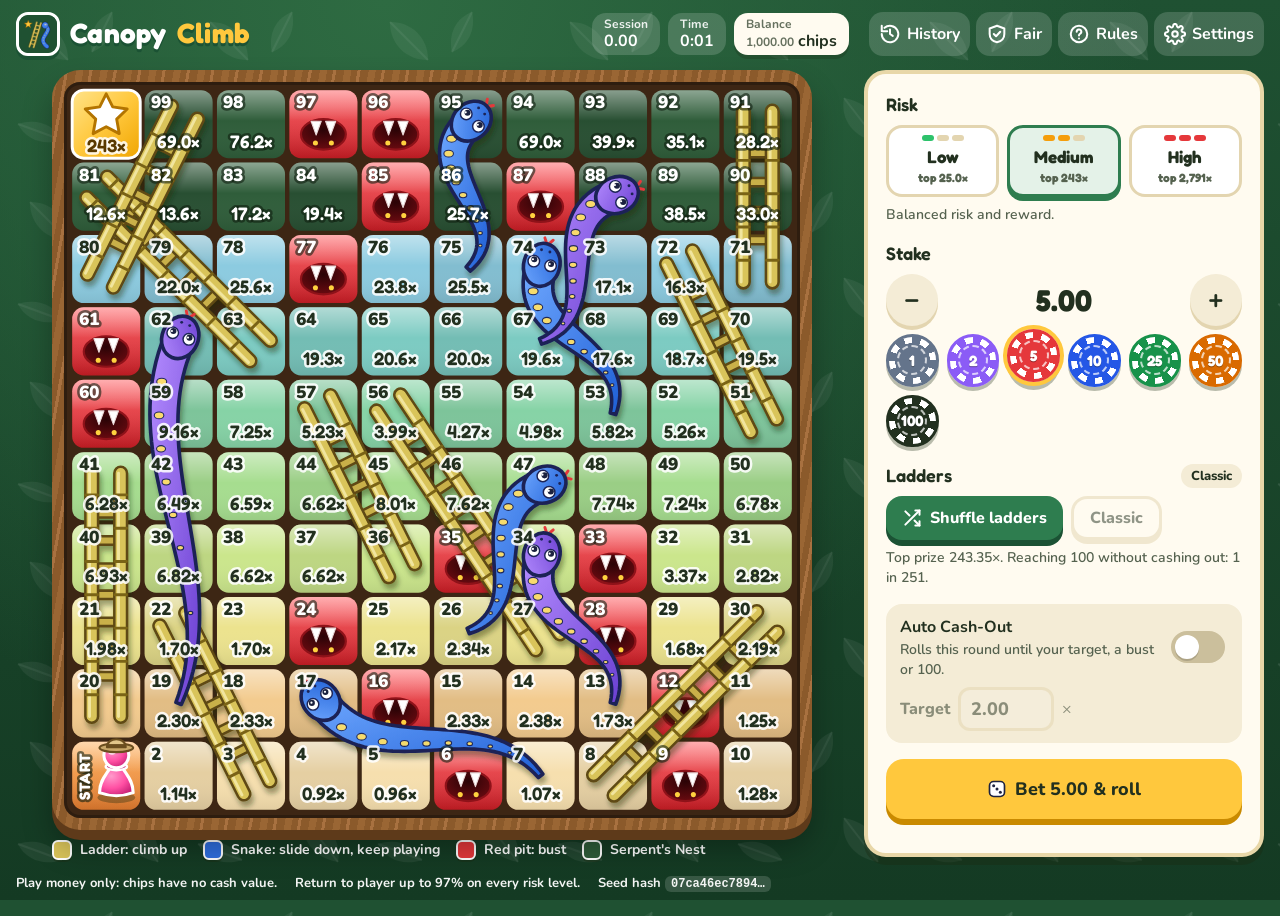
<file: games/climb-cash-out/index.html>
<!doctype html>
<html lang="en">
<head>
  <meta charset="utf-8">
  <meta name="viewport" content="width=device-width, initial-scale=1, viewport-fit=cover">
  <meta name="theme-color" content="#1F5132">
  <meta name="description" content="A push-your-luck snakes and ladders game. Play money only.">
  <meta name="mobile-web-app-capable" content="yes">
  <meta name="apple-mobile-web-app-capable" content="yes">
  <meta name="apple-mobile-web-app-status-bar-style" content="black-translucent">
  <meta name="apple-mobile-web-app-title" content="Climb">
  <link rel="manifest" href="manifest.webmanifest">
  <link rel="icon" type="image/png" sizes="32x32" href="icons/favicon-32.png">
  <link rel="apple-touch-icon" href="icons/apple-touch-icon.png">
  <title>Canopy Climb</title>
  <link rel="preconnect" href="https://fonts.googleapis.com">
  <link rel="preconnect" href="https://fonts.gstatic.com" crossorigin>
  <link href="https://fonts.googleapis.com/css2?family=Fredoka:wght@500;600;700&family=Nunito:wght@500;600;700;800&display=swap" rel="stylesheet">
  <link rel="stylesheet" href="css/styles.css">
</head>
<body>
  <div class="app">
    <header class="topbar">
      <h1 class="logo"><img src="icons/icon-192.png" alt="" width="44" height="44">Canopy <span>Climb</span></h1>
      <div class="stats">
        <div class="stat"><span>Session</span><b id="sessionNet">0.00</b></div>
        <div class="stat"><span>Time</span><b id="sessionTime">0:00</b></div>
        <div class="stat balance"><span>Balance</span><b><span id="balance">1,000.00</span> chips</b></div>
      </div>
      <nav class="menu" aria-label="Game menu">
        <button class="icon-btn" data-open="history" aria-label="History">
          <svg viewBox="0 0 24 24" aria-hidden="true"><path d="M3 12a9 9 0 1 0 3-6.7"/><polyline points="3 3 3 9 9 9"/><path d="M12 7v5l3 2"/></svg><span>History</span>
        </button>
        <button class="icon-btn" data-open="fair" aria-label="Provably fair">
          <svg viewBox="0 0 24 24" aria-hidden="true"><path d="M12 3l8 3v6c0 5-3.5 8-8 9-4.5-1-8-4-8-9V6z"/><polyline points="8.5 12 11 14.5 15.5 9.5"/></svg><span>Fair</span>
        </button>
        <button class="icon-btn" data-open="rules" aria-label="Rules and odds">
          <svg viewBox="0 0 24 24" aria-hidden="true"><circle cx="12" cy="12" r="9"/><path d="M9.5 9.5a2.5 2.5 0 1 1 3.5 2.3c-.7.3-1 .9-1 1.7"/><line x1="12" y1="17" x2="12" y2="17.01"/></svg><span>Rules</span>
        </button>
        <button class="icon-btn" data-open="settings" aria-label="Settings">
          <svg viewBox="0 0 24 24" aria-hidden="true"><circle cx="12" cy="12" r="3"/><path d="M19.4 15a1.7 1.7 0 0 0 .3 1.8l.1.1a2 2 0 1 1-2.8 2.8l-.1-.1a1.7 1.7 0 0 0-1.8-.3 1.7 1.7 0 0 0-1 1.5V21a2 2 0 1 1-4 0v-.1a1.7 1.7 0 0 0-1.1-1.5 1.7 1.7 0 0 0-1.8.3l-.1.1a2 2 0 1 1-2.8-2.8l.1-.1a1.7 1.7 0 0 0 .3-1.8 1.7 1.7 0 0 0-1.5-1H3a2 2 0 1 1 0-4h.1a1.7 1.7 0 0 0 1.5-1.1 1.7 1.7 0 0 0-.3-1.8l-.1-.1a2 2 0 1 1 2.8-2.8l.1.1a1.7 1.7 0 0 0 1.8.3H9a1.7 1.7 0 0 0 1-1.5V3a2 2 0 1 1 4 0v.1a1.7 1.7 0 0 0 1 1.5 1.7 1.7 0 0 0 1.8-.3l.1-.1a2 2 0 1 1 2.8 2.8l-.1.1a1.7 1.7 0 0 0-.3 1.8V9a1.7 1.7 0 0 0 1.5 1H21a2 2 0 1 1 0 4h-.1a1.7 1.7 0 0 0-1.5 1z"/></svg><span>Settings</span>
        </button>
      </nav>
    </header>

    <main class="layout">
      <section class="board-area" aria-label="Board">
        <div class="board" id="board">
          <svg id="boardSvg" viewBox="0 0 1000 1000" role="img" aria-labelledby="boardDesc">
            <defs id="boardDefs"></defs>
            <g id="tileLayer"></g>
            <g id="artLayer" pointer-events="none" filter="url(#artShadow)"></g>
            <g id="labelLayer" pointer-events="none"></g>
            <g id="reachLayer" pointer-events="none"></g>
            <g id="token" pointer-events="none"></g>
            <g id="fxLayer" pointer-events="none"></g>
          </svg>
          <p id="boardDesc" class="sr-only">Snakes and ladders board.</p>
          <div id="tooltip" class="tooltip" role="status" hidden></div>
          <div id="confetti" class="confetti" aria-hidden="true"></div>
        </div>
        <ul class="legend">
          <li><span class="key key-ladder" aria-hidden="true"></span>Ladder: climb up</li>
          <li><span class="key key-snake" aria-hidden="true"></span>Snake: slide down, keep playing</li>
          <li><span class="key key-bust" aria-hidden="true"></span>Red pit: bust</li>
          <li><span class="key key-nest" aria-hidden="true"></span>Serpent's Nest</li>
        </ul>
      </section>

      <aside class="panel" aria-live="polite">
        <!-- Before a round -->
        <div id="setupView" class="view">
          <div class="group">
            <h2 class="label">Risk</h2>
            <div class="segmented" id="riskButtons" role="radiogroup" aria-label="Risk level"></div>
            <p class="hint" id="riskBlurb"></p>
          </div>

          <div class="group">
            <h2 class="label" id="stakeLabel">Stake</h2>
            <div class="stake-row">
              <button class="round-btn" id="stakeDown" aria-label="Lower stake">−</button>
              <output class="stake-value" id="stakeValue" aria-labelledby="stakeLabel">5.00</output>
              <button class="round-btn" id="stakeUp" aria-label="Raise stake">+</button>
            </div>
            <div class="chips" id="stakeChips"></div>
          </div>

          <div class="group">
            <div class="row-between">
              <h2 class="label">Ladders</h2>
              <span class="tag" id="layoutTag">Classic</span>
            </div>
            <div class="row-gap">
              <button class="btn btn-blue" id="shuffleBtn">
                <svg viewBox="0 0 24 24" aria-hidden="true"><polyline points="16 3 21 3 21 8"/><line x1="4" y1="20" x2="21" y2="3"/><polyline points="21 16 21 21 16 21"/><line x1="15" y1="15" x2="21" y2="21"/><line x1="4" y1="4" x2="9" y2="9"/></svg>
                Shuffle ladders
              </button>
              <button class="btn btn-ghost" id="classicBtn">Classic</button>
            </div>
            <p class="hint" id="layoutInfo"></p>
          </div>

          <div class="group auto-box">
            <div class="row-between">
              <label class="switch-label" for="autoToggle">
                <b>Auto Cash-Out</b>
                <span class="hint">Rolls this round until your target, a bust or 100.</span>
              </label>
              <input type="checkbox" role="switch" id="autoToggle" class="switch">
            </div>
            <div class="row-gap target-row" id="targetRow">
              <label for="autoTarget">Target</label>
              <input type="number" id="autoTarget" min="1.01" step="0.1" inputmode="decimal">
              <span>×</span>
            </div>
          </div>

          <button class="btn btn-yellow btn-big sticky-cta" id="betBtn"><span id="betLabel">Bet &amp; roll</span></button>
          <p class="hint center" id="betHint"></p>
          <button class="btn btn-ghost" id="refillBtn" hidden>Free refill to 1,000 chips</button>
        </div>

        <!-- During a round -->
        <div id="roundView" class="view" hidden>
          <div class="now">
            <div>
              <p class="hint" id="nowWhere">Square 1</p>
              <p class="big-mult" id="nowMult">–</p>
            </div>
            <div class="now-right">
              <p class="hint" id="nowStake">Stake 5.00</p>
              <p class="worth" id="nowWorth">Worth –</p>
            </div>
            <div class="die" id="die" data-face="1" aria-hidden="true"><i></i><i></i><i></i><i></i><i></i><i></i><i></i><i></i><i></i></div>
          </div>
          <p class="event" id="eventLine" role="status"></p>

          <section class="next-roll" aria-labelledby="nextTitle">
            <div class="row-between">
              <h2 class="label" id="nextTitle">Next roll</h2>
              <span class="hint" id="bustChance"></span>
            </div>
            <ol class="outcomes" id="outcomes"></ol>
            <p class="hint" id="avgLine"></p>
          </section>

          <div class="auto-status" id="autoStatus" hidden>
            <span id="autoText">Auto-rolling</span>
            <button class="btn btn-ghost btn-small" id="stopAutoBtn">Stop auto</button>
          </div>

          <div class="actions sticky-cta">
            <button class="btn btn-blue btn-big" id="rollBtn">Roll again</button>
            <button class="btn btn-yellow btn-big" id="cashBtn">Cash out</button>
            <button class="btn btn-super" id="superBtn" aria-describedby="superHint">
              <svg viewBox="0 0 24 24" aria-hidden="true"><path d="M12 3l8 3v6c0 5-3.5 8-8 9-4.5-1-8-4-8-9V6z"/><polyline points="8.5 12 11 14.5 15.5 9.5"/></svg>
              <span id="superLabel">Super Roll</span><span class="super-hint" id="superHint">red pits can't bust you</span>
            </button>
          </div>
        </div>

        <!-- After a round -->
        <div id="resultView" class="view" hidden>
          <div class="result" id="resultCard">
            <div class="res-badge" id="resBadge" aria-hidden="true"></div>
            <p class="hint" id="resWhere"></p>
            <p class="res-title" id="resTitle"></p>
            <dl class="res-grid">
              <div><dt>Stake</dt><dd id="resStake"></dd></div>
              <div><dt id="resPaidLabel">Paid</dt><dd id="resPaid"></dd></div>
              <div><dt>This round</dt><dd id="resNet"></dd></div>
            </dl>
            <p class="hint" id="resNote"></p>
            <p class="hint" id="resPath"></p>
          </div>
          <div class="actions sticky-cta">
            <button class="btn btn-ghost btn-big" id="changeBetBtn">Change bet</button>
            <button class="btn btn-yellow btn-big" id="againBtn">Bet again</button>
          </div>
        </div>
      </aside>
    </main>

    <footer class="foot">
      <span>Play money only: chips have no cash value.</span>
      <span>Return to player up to 97% on every risk level.</span>
      <span>Seed hash <code id="footHash">…</code></span>
    </footer>
  </div>

  <dialog id="dialog" class="dialog" aria-labelledby="dialogTitle">
    <div class="dialog-head">
      <h2 id="dialogTitle"></h2>
      <button class="icon-btn" id="dialogClose" aria-label="Close">
        <svg viewBox="0 0 24 24" aria-hidden="true"><line x1="6" y1="6" x2="18" y2="18"/><line x1="18" y1="6" x2="6" y2="18"/></svg>
      </button>
    </div>
    <div id="dialogBody" class="dialog-body"></div>
  </dialog>

  <script type="module" src="js/main.js"></script>
</body>
</html>
</file>
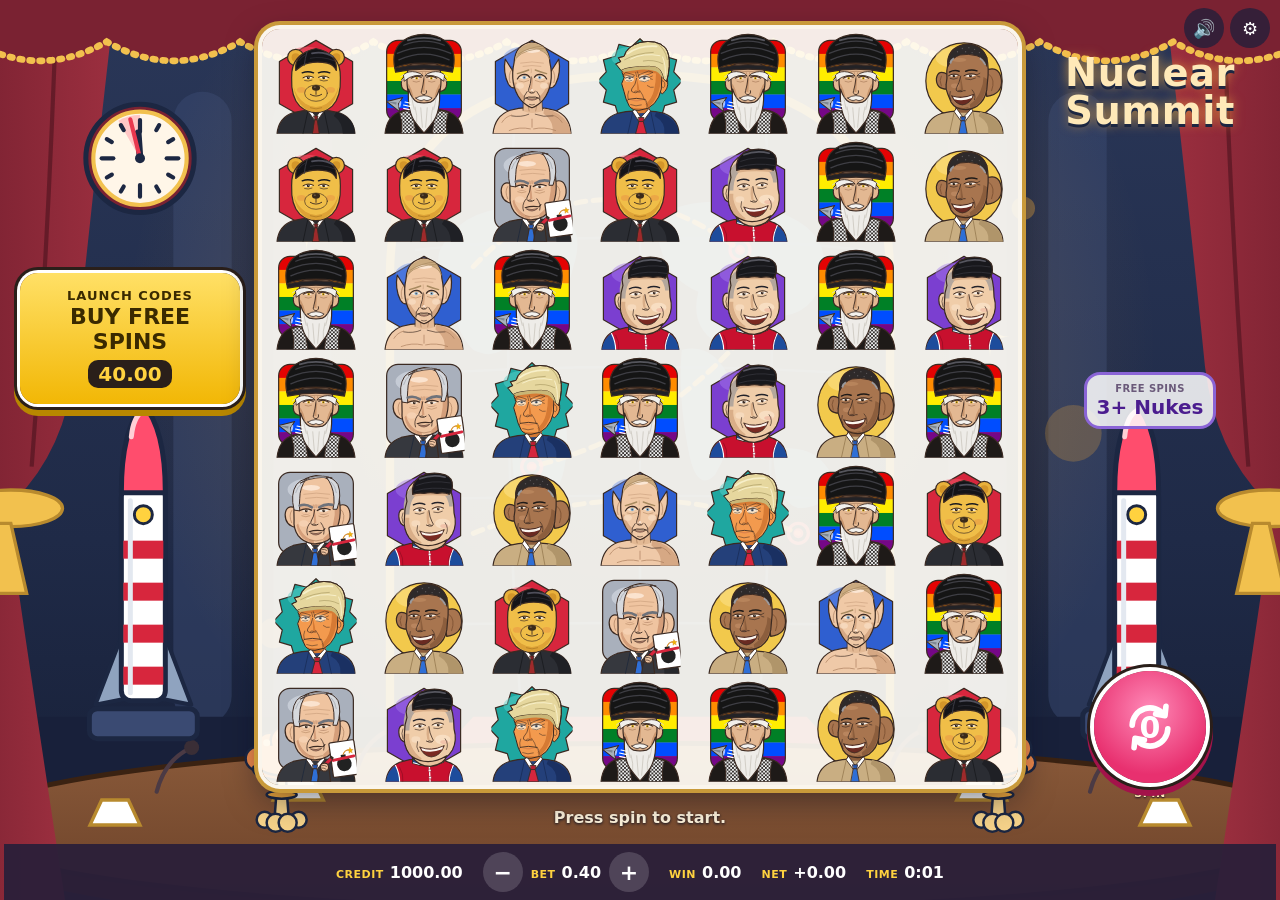
<file: games/nuclear-summit-v2/index.html>
<!doctype html>
<html lang="en">
<head>
<meta charset="utf-8">
<meta name="viewport" content="width=device-width, initial-scale=1, viewport-fit=cover">
<title>Nuclear Summit</title>
<style>
:root{--bg1:#ffd6ec;--bg2:#d9c8ff;--panel:rgba(255,255,255,.72);--text:#2a1f3a;--muted:#6b5a7a;--deep:#4b1d8f;--hot:#e8306f;--rim:#8A64D6}
*{box-sizing:border-box}
html,body{margin:0}
body{font-family:system-ui,-apple-system,"Segoe UI",Roboto,sans-serif;color:var(--text);background:linear-gradient(160deg,var(--bg1),var(--bg2)) fixed;min-height:100vh;-webkit-tap-highlight-color:transparent}
button{font:inherit;border:0;cursor:pointer;border-radius:14px;min-height:44px;min-width:44px;color:var(--text)}
button:focus-visible{outline:3px solid var(--deep);outline-offset:2px}

/* ===== Cabinet layout =====
   Phone (portrait): logo, board, message, buy panel, a row with tools | spin | free-spins box, control bar.
   Desktop / landscape: buy panel and tools on the left, board in the middle, logo, free-spins box and
   spin on the right, control bar along the bottom. */
.cabinet{min-height:100vh;min-height:100dvh;display:grid;grid-template-columns:1fr auto 1fr;
  grid-template-areas:"logo logo logo" "board board board" "msg msg msg" "buy buy buy" "tools spin info" "bar bar bar";
  justify-items:center;align-content:start;gap:8px 14px;padding-block:10px 0;padding-left:max(16px, env(safe-area-inset-left, 0px));padding-right:max(16px, env(safe-area-inset-right, 0px))}
.logo{grid-area:logo;text-align:center}
h1{font-size:clamp(26px,7vw,40px);margin:0;font-weight:900;letter-spacing:.5px;color:var(--deep);line-height:1}
.badges{display:flex;gap:6px;flex-wrap:wrap;justify-content:center;margin-top:6px}
.badge{font-size:10px;font-weight:800;background:var(--text);color:#fff;padding:3px 7px;border-radius:999px;white-space:nowrap}
.badge.warn{background:#f2b705;color:#3a2a00}
.board{grid-area:board}
.stage{position:relative}
/* Red alert when the bonus triggers: a slow red pulse over the grid (about 1.4 flashes a second,
   well under the 3-per-second photosensitivity limit); held steady for reduced motion. */
.stage::after{content:'';position:absolute;inset:0;border-radius:18px;pointer-events:none;opacity:0;z-index:1;background:radial-gradient(circle at 50% 50%,rgba(255,40,40,.08),rgba(220,0,0,.6));box-shadow:inset 0 0 0 6px #ff2b2b}
.stage.alert::after{animation:redalert .7s ease-in-out infinite}
@keyframes redalert{0%,100%{opacity:.15}50%{opacity:1}}
@media (prefers-reduced-motion: reduce){.stage.alert::after{animation:none;opacity:.6}}
.stage .overlay{z-index:2}
/* Blast wave when the bonus triggers: one white flash over the grid (a single flash, not a strobe). */
.stage::before{content:'';position:absolute;inset:0;border-radius:18px;pointer-events:none;opacity:0;z-index:3;background:radial-gradient(circle at 50% 50%,#fff 0%,#fff3d6 45%,rgba(255,170,80,.85) 100%)}
.stage.flash::before{animation:blastflash .9s ease-out}
@keyframes blastflash{0%{opacity:0}12%{opacity:.95}100%{opacity:0}}
@media (prefers-reduced-motion: reduce){.stage.flash::before{animation:none}}
.stage.doom::before{background:radial-gradient(circle at 50% 50%,#f0ffe9 0%,#a8ff9e 45%,rgba(40,190,70,.85) 100%)}
canvas{display:block;border-radius:18px;background:rgba(255,255,255,.4);box-shadow:inset 0 0 0 3px rgba(123,47,247,.25)}
.overlay{position:absolute;inset:0;display:flex;align-items:center;justify-content:center;flex-direction:column;text-align:center;pointer-events:none;opacity:0;transition:opacity .25s;padding:16px}
.overlay.show{opacity:1}
.overlay.tap{pointer-events:auto;cursor:pointer}
.overlay.tap .sub{animation:tapPulse 1.1s ease-in-out infinite}
@keyframes tapPulse{50%{transform:scale(1.08)}}
@media (prefers-reduced-motion: reduce){.overlay.tap .sub{animation:none}}
.overlay .big{font-size:clamp(30px,9vw,56px);font-weight:900;color:#fff;-webkit-text-stroke:2px var(--deep);text-shadow:0 4px 0 var(--deep);line-height:1.05}
.overlay .sub{font-size:16px;font-weight:800;color:var(--deep);background:rgba(255,255,255,.92);padding:4px 12px;border-radius:999px;margin-top:10px}
.msg{grid-area:msg;min-height:24px;text-align:center;font-weight:900;font-size:16px;color:var(--deep);max-width:640px}

/* Buy panel */
.buycard{grid-area:buy;display:flex;flex-direction:column;align-items:center;gap:2px;padding:10px 22px;border-radius:18px;
  background:linear-gradient(#ffe066,#f2b705);color:#3a2a00;box-shadow:0 0 0 3px #fff,0 0 0 6px #2a1f1a,0 6px 0 6px #b88700;line-height:1.1}
.buycard .t{font-size:13px;font-weight:900;letter-spacing:1px}
.buycard .s{font-size:18px;font-weight:900}
.buycard b{font-size:20px;font-variant-numeric:tabular-nums;background:#2a1f1a;color:#FFD23F;border-radius:10px;padding:3px 10px;margin-top:4px}
.buycard small{font-size:11px;font-weight:700}
.buycard:disabled{filter:grayscale(.7);opacity:.6;cursor:default}
.buycard[hidden]{display:none}

/* Spin and round tool buttons */
.spinbox{grid-area:spin;display:flex;flex-direction:column;align-items:center;gap:4px}
#spin{width:96px;height:96px;border-radius:50%;padding:0;color:#fff;background:radial-gradient(circle at 50% 35%,#ff8ab8,#e8306f 70%);box-shadow:0 0 0 4px #fff,0 0 0 7px #2a1f1a,0 6px 0 7px #a3134a;display:grid;place-items:center;position:relative}
#spin svg{width:52px;height:52px}
#spin .count{position:absolute;inset:0;display:grid;place-items:center;font-size:30px;font-weight:900}
#spin.free{background:radial-gradient(circle at 50% 35%,#b48bff,#7B2FF7 70%);box-shadow:0 0 0 4px #fff,0 0 0 7px #2a1f1a,0 6px 0 7px var(--deep)}
#spin:disabled{filter:saturate(.7) brightness(.92);cursor:default}
#spin:active:not(:disabled){transform:translateY(3px)}
.spinbox .hint{font-size:11px;font-weight:800;color:#FFE9B8;text-shadow:0 1px 2px #140d26;text-transform:uppercase;letter-spacing:.5px}
/* Settings (gear) and sound sit in the top-right corner on every layout, the gear in the corner. */
.tools{position:absolute;top:max(8px, env(safe-area-inset-top, 0px));right:max(10px, env(safe-area-inset-right, 0px));z-index:4;display:flex;flex-direction:row-reverse;align-items:center;gap:6px}
.round{width:40px;height:40px;min-width:40px;min-height:40px;border-radius:50%;background:rgba(42,31,58,.85);color:#fff;font-size:18px;font-weight:900;display:grid;place-items:center;padding:0}
.tools input[type=range]{width:90px;accent-color:#7B2FF7}

/* Free-spins box */
.featurebox{grid-area:info;justify-self:start;min-width:132px;border-radius:16px;background:rgba(255,255,255,.85);border:3px solid var(--rim);text-align:center;padding:8px 10px;display:flex;flex-direction:column;gap:2px}
.featurebox .k{font-size:10px;font-weight:800;color:var(--muted);text-transform:uppercase;letter-spacing:.4px}
.featurebox .v{font-size:20px;font-weight:900;color:var(--deep);font-variant-numeric:tabular-nums;line-height:1.1}
.featurebox .v.sm{font-size:15px}
.featurebox.on{background:#2a1f3a;border-color:#ff7a3a;box-shadow:0 0 18px rgba(255,122,58,.55)}
.featurebox.on .k{color:#ffcf9e}.featurebox.on .v{color:#fff}

/* Control bar: credit, bet, win, net position and session time stay visible (market rule). */
.bar{grid-area:bar;position:sticky;bottom:0;justify-self:stretch;margin:4px calc(-1 * max(16px, env(safe-area-inset-right, 0px))) 0 calc(-1 * max(16px, env(safe-area-inset-left, 0px)));background:rgba(42,31,58,.94);color:#fff;display:flex;flex-wrap:wrap;justify-content:center;align-items:center;gap:6px 20px;padding-top:8px;padding-bottom:calc(8px + env(safe-area-inset-bottom, 0px));padding-left:max(16px, env(safe-area-inset-left, 0px));padding-right:max(16px, env(safe-area-inset-right, 0px));z-index:5}
.kv{display:flex;align-items:baseline;gap:6px;white-space:nowrap}
.kv span{font-size:11px;font-weight:900;color:#FFD23F;letter-spacing:.5px}
.kv b{font-size:16px;font-variant-numeric:tabular-nums}
.betctl{display:flex;align-items:center;gap:8px}
.betctl button{width:40px;height:40px;min-width:40px;min-height:40px;border-radius:50%;background:rgba(255,255,255,.16);color:#fff;font-size:22px;font-weight:900;padding:0}
.betctl button:disabled{opacity:.35;cursor:default}

@media (orientation:landscape) and (min-width:560px){
  .cabinet{grid-template-columns:minmax(150px,220px) auto minmax(150px,220px);
    grid-template-areas:"buy board logo" "buy board info" "tools board spin" ". msg ." "bar bar bar";
    grid-template-rows:auto 1fr auto auto auto;justify-content:center;align-items:center;gap:8px 22px;padding-block:14px 0}
  .logo,.featurebox,.spinbox,.buycard{justify-self:center}
  .logo{padding-top:40px}
  .buycard{padding:16px 18px}
  .buycard .s{font-size:22px}
  #spin{width:112px;height:112px}
  #spin svg{width:60px;height:60px}
  h1{font-size:clamp(26px,3vw,40px)}
}
/* Phones held upright: keep the spin row inside narrow screens. */
@media (orientation:portrait){
  .cabinet{column-gap:10px;grid-template-rows:auto auto auto auto auto 1fr}
  .bar{align-self:end} /* spare height goes above the bar, so it sits at the bottom of the screen */
  .featurebox{min-width:0;max-width:128px;padding:6px 8px}
  h1{font-size:clamp(22px,6vw,40px)}
}
/* Short landscape screens (phones turned sideways, small windows): compact side panels. */
@media (orientation:landscape) and (min-width:560px) and (max-height:560px){
  .cabinet{padding-top:6px;gap:4px 16px}
  h1{font-size:22px}
  .badges{margin-top:3px;gap:3px}.badge{font-size:9px;padding:2px 5px}
  .buycard{padding:8px 12px}.buycard .s{font-size:15px}.buycard b{font-size:16px}
  #spin{width:76px;height:76px}#spin svg{width:42px;height:42px}#spin .count{font-size:24px}
  .spinbox .hint{display:none}
  .featurebox{padding:4px 8px;min-width:120px}.featurebox .v{font-size:16px}.featurebox .v.sm{font-size:13px}
  .round{width:36px;height:36px;min-width:36px;min-height:36px;font-size:16px}
  .msg{font-size:14px;min-height:18px}
  .bar{padding-top:4px;padding-bottom:calc(4px + env(safe-area-inset-bottom, 0px))}.kv b{font-size:14px}
  .betctl button{width:34px;height:34px;min-width:34px;min-height:34px}
}

/* Short portrait screens (the Game Lobby's phone window, phones in a browser, small windows): the
   whole cabinet fits on one screen. Info and sound sit beside the title; the buy panel, spin button
   and free-spins box share one row; the control bar is tighter. resize() then gives the board
   whatever height is left. */
@media (orientation:portrait) and (max-height:780px){
  .cabinet{grid-template-areas:"logo logo logo" "board board board" "msg msg msg" "buy spin info" "bar bar bar";grid-template-rows:auto auto auto auto 1fr;gap:6px 8px;padding-top:4px}
  h1{font-size:22px}
  .tools{top:max(4px, env(safe-area-inset-top, 0px))}
  .round{width:34px;height:34px;min-width:34px;min-height:34px;font-size:15px}
  .msg{font-size:13px;min-height:17px}
  .buycard{justify-self:end;align-self:center;padding:5px 10px;box-shadow:0 0 0 2px #fff,0 0 0 4px #2a1f1a,0 4px 0 4px #b88700}
  .buycard .t{font-size:9px;letter-spacing:.5px}.buycard .s{font-size:12px}.buycard b{font-size:14px;padding:1px 8px;margin-top:2px}
  #spin{width:66px;height:66px}#spin svg{width:36px;height:36px}#spin .count{font-size:22px}
  .spinbox{align-self:center}.spinbox .hint{display:none}
  .featurebox{justify-self:start;align-self:center;padding:4px 8px;border-width:2px;max-width:124px}
  .featurebox .k{font-size:9px}.featurebox .v{font-size:15px}.featurebox .v.sm{font-size:12px}
  .bar{gap:2px 14px;padding-top:4px;padding-bottom:calc(4px + env(safe-area-inset-bottom, 0px))}
  .kv span{font-size:10px}.kv b{font-size:14px}
  .betctl{gap:6px}.betctl button{width:36px;height:36px;min-width:36px;min-height:36px;font-size:19px}
}

/* Below the cabinet: paytable, settings and dev tools. */
.below{max-width:900px;margin:0 auto;padding:12px 16px 28px;display:flex;flex-direction:column;gap:10px}
/* Settings sheet (the gear button): sound, paytable and rules, dev tools and the parody notice. */
.sheet{position:fixed;inset:0;z-index:15;background:rgba(20,13,38,.62);display:flex;justify-content:center;align-items:flex-start;padding:max(10px, env(safe-area-inset-top, 0px)) 10px 10px;overflow:auto;-webkit-overflow-scrolling:touch}
.sheet[hidden]{display:none}
.sheet .below{width:100%;margin:0 auto;background:rgba(246,241,255,.97);border-radius:18px;box-shadow:0 10px 40px rgba(0,0,0,.4);padding:10px 12px 16px}
.sheethead{display:flex;align-items:center;justify-content:space-between}
.sheethead h2{margin:0;font-size:18px;color:var(--deep)}
#setClose{width:40px;height:40px;min-width:40px;min-height:40px;border-radius:50%;background:rgba(42,31,58,.1);font-size:18px;font-weight:900;padding:0}
.volrow{display:flex;align-items:center;gap:10px;font-weight:800;font-size:14px;background:var(--panel);border-radius:12px;padding:8px 12px}
.volrow input{flex:1;accent-color:#7B2FF7}
.small-btn{background:var(--panel);font-size:13px;font-weight:700;padding:0 12px}
details{background:var(--panel);border-radius:12px;padding:8px 12px;font-size:14px}
summary{cursor:pointer;font-weight:800;min-height:28px;line-height:28px}
.pt{display:grid;grid-template-columns:repeat(auto-fill,minmax(260px,1fr));gap:8px;margin-top:8px}
.pt .s.wide{grid-column:1/-1}
.pt .p{display:flex;flex-wrap:wrap;gap:3px 4px}
.pt .band{display:inline-flex;gap:3px;align-items:baseline;padding:1px 5px;border-radius:6px;background:rgba(0,0,0,.05);white-space:nowrap}
.pt .band i{font-style:normal;font-size:11px;font-weight:700;opacity:.6}
.pt .s{display:flex;gap:8px;align-items:center;background:rgba(255,255,255,.6);border-radius:10px;padding:6px}
.pt img{width:44px;height:55px;flex:none}
.pt .n{font-weight:800;font-size:13px}
.pt .p{font-size:12px;color:var(--muted);font-variant-numeric:tabular-nums}
.rules{margin:8px 0 0;padding-left:18px;line-height:1.5}
.dev label{display:flex;gap:8px;align-items:center;margin:6px 0;flex-wrap:wrap}
.dev select{font:inherit;min-height:36px;border-radius:8px}
.dev .out{font-family:ui-monospace,Menlo,monospace;font-size:12px;white-space:pre-wrap;background:rgba(255,255,255,.7);border-radius:8px;padding:6px;margin-top:6px}
.log{list-style:none;margin:6px 0 0;padding:0;max-height:220px;overflow:auto;font-family:ui-monospace,Menlo,monospace;font-size:12px}
.log li{display:flex;justify-content:space-between;gap:6px;align-items:center;padding:3px 0;border-bottom:1px solid rgba(0,0,0,.06)}
.log button{min-height:30px;min-width:30px;font-size:12px;padding:0 8px;background:#fff;border-radius:8px}
.modal{position:fixed;inset:0;background:rgba(42,31,58,.55);display:flex;align-items:center;justify-content:center;z-index:20;padding:16px}
.modal[hidden]{display:none}
.modal .card{background:#fff;border-radius:18px;padding:18px;max-width:340px;width:100%;text-align:center}
.modal h2{margin:0 0 8px;font-size:20px;color:var(--deep)}
.modal p{margin:0 0 14px;line-height:1.45}
.modal .row{display:flex;gap:10px;justify-content:center}
.modal .row button{padding:0 18px;font-weight:800}
#buyOk{background:var(--hot);color:#fff}
#buyCancel{background:#eee}
footer{font-size:12px;color:var(--muted);text-align:center;line-height:1.5}
/* Summit Hall background (sources: art/bg_base_wide.svg, art/bg_base.svg). A fixed layer, so it also stays put on iOS. */
body::before{content:"";position:fixed;inset:0;z-index:-1;pointer-events:none;background:url("data:image/svg+xml,%3Csvg xmlns=%22http://www.w3.org/2000/svg%22 viewBox=%220 0 1920 1080%22 width=%221920%22 height=%221080%22 preserveAspectRatio=%22xMidYMid slice%22%3E %3Cdefs%3E %3ClinearGradient id=%22wall%22 x1=%220%22 y1=%220%22 x2=%220%22 y2=%221%22%3E %3Cstop offset=%220%22 stop-color=%22%232A3758%22/%3E%3Cstop offset=%220.6%22 stop-color=%22%231F2A47%22/%3E%3Cstop offset=%221%22 stop-color=%22%23161E35%22/%3E %3C/linearGradient%3E %3CradialGradient id=%22glow%22 cx=%22960%22 cy=%22420%22 r=%22620%22 gradientUnits=%22userSpaceOnUse%22%3E %3Cstop offset=%220%22 stop-color=%22%23F2A93B%22 stop-opacity=%220.42%22/%3E%3Cstop offset=%220.55%22 stop-color=%22%23F2A93B%22 stop-opacity=%220.14%22/%3E%3Cstop offset=%221%22 stop-color=%22%23F2A93B%22 stop-opacity=%220%22/%3E %3C/radialGradient%3E %3ClinearGradient id=%22screen%22 x1=%220%22 y1=%220%22 x2=%220%22 y2=%221%22%3E %3Cstop offset=%220%22 stop-color=%22%23162746%22/%3E%3Cstop offset=%221%22 stop-color=%22%23101C36%22/%3E %3C/linearGradient%3E %3ClinearGradient id=%22curtainL%22 x1=%220%22 y1=%220%22 x2=%221%22 y2=%220%22%3E %3Cstop offset=%220%22 stop-color=%22%235E1626%22/%3E%3Cstop offset=%221%22 stop-color=%22%239C2F3F%22/%3E %3C/linearGradient%3E %3ClinearGradient id=%22curtainR%22 x1=%221%22 y1=%220%22 x2=%220%22 y2=%220%22%3E %3Cstop offset=%220%22 stop-color=%22%235E1626%22/%3E%3Cstop offset=%221%22 stop-color=%22%239C2F3F%22/%3E %3C/linearGradient%3E %3ClinearGradient id=%22carpet%22 x1=%220%22 y1=%220%22 x2=%220%22 y2=%221%22%3E %3Cstop offset=%220%22 stop-color=%22%239C2F3F%22/%3E%3Cstop offset=%221%22 stop-color=%22%236E1F2E%22/%3E %3C/linearGradient%3E %3ClinearGradient id=%22table%22 x1=%220%22 y1=%220%22 x2=%220%22 y2=%221%22%3E %3Cstop offset=%220%22 stop-color=%22%238A5A3A%22/%3E%3Cstop offset=%221%22 stop-color=%22%236B4128%22/%3E %3C/linearGradient%3E %3C/defs%3E %3Crect width=%221920%22 height=%221080%22 fill=%22url(%23wall)%22/%3E %3Cg fill=%22%233A4A72%22 opacity=%220.5%22%3E %3Crect x=%22400%22 y=%22110%22 width=%2270%22 height=%22760%22 rx=%2235%22/%3E%3Crect x=%22520%22 y=%22110%22 width=%2270%22 height=%22760%22 rx=%2235%22/%3E %3Crect x=%221330%22 y=%22110%22 width=%2270%22 height=%22760%22 rx=%2235%22/%3E%3Crect x=%221450%22 y=%22110%22 width=%2270%22 height=%22760%22 rx=%2235%22/%3E %3C/g%3E %3Crect width=%221920%22 height=%221080%22 fill=%22url(%23glow)%22/%3E %3Cpath d=%22M660 900 L660 330 Q660 90 960 90 Q1260 90 1260 330 L1260 900 Z%22 fill=%22url(%23screen)%22 stroke=%22%23B88A2E%22 stroke-width=%2210%22 opacity=%220.85%22/%3E %3Cg fill=%22none%22 stroke=%22%232C4672%22 stroke-width=%223%22 opacity=%220.9%22%3E %3Cpath d=%22M690 300 Q960 270 1230 300 M680 450 Q960 430 1240 450 M680 600 Q960 590 1240 600 M680 750 Q960 745 1240 750%22/%3E %3Cpath d=%22M810 130 Q790 500 820 890 M960 92 L960 900 M1110 130 Q1130 500 1100 890%22/%3E %3C/g%3E %3Cg fill=%22%232E5A8A%22 opacity=%220.95%22%3E %3Cpath d=%22M720 300 Q750 240 840 250 Q900 260 880 320 Q870 370 820 380 Q800 440 760 420 Q730 390 745 350 Q710 330 720 300 Z%22/%3E %3Cpath d=%22M810 460 Q850 450 870 500 Q880 560 850 610 Q830 640 815 610 Q800 550 810 460 Z%22/%3E %3Cpath d=%22M980 260 Q1030 230 1110 250 Q1190 270 1180 330 Q1170 380 1120 380 Q1090 430 1050 410 Q1020 390 1030 350 Q980 330 980 260 Z%22/%3E %3Cpath d=%22M1010 420 Q1050 410 1070 460 Q1080 520 1050 570 Q1030 590 1020 550 Q1005 480 1010 420 Z%22/%3E %3Cpath d=%22M1120 540 Q1170 530 1190 570 Q1190 610 1150 610 Q1120 600 1120 540 Z%22/%3E %3C/g%3E %3Cg fill=%22%23F2A93B%22 opacity=%220.8%22%3E %3Ccircle cx=%22460%22 cy=%22420%22 r=%2226%22 opacity=%220.35%22/%3E%3Ccircle cx=%221480%22 cy=%22520%22 r=%2234%22 opacity=%220.3%22/%3E %3Ccircle cx=%221420%22 cy=%22250%22 r=%2214%22 opacity=%220.5%22/%3E%3Ccircle cx=%22520%22 cy=%22760%22 r=%2218%22 opacity=%220.4%22/%3E %3C/g%3E %3Cg fill=%22%23FFC867%22 opacity=%220.7%22%3E %3Cpath d=%22M560 260 Q560 280 580 280 Q560 280 560 300 Q560 280 540 280 Q560 280 560 260 Z%22/%3E %3Cpath d=%22M1380 380 Q1380 404 1404 404 Q1380 404 1380 428 Q1380 404 1356 404 Q1380 404 1380 380 Z%22/%3E %3C/g%3E %3Cg fill=%22none%22 stroke=%22%23F2A93B%22 stroke-width=%226%22 stroke-dasharray=%2212 9%22 stroke-linecap=%22round%22 opacity=%220.65%22%3E %3Cpath d=%22M760 320 Q900 170 1080 300%22/%3E %3Cpath d=%22M1120 360 Q1000 520 830 560%22/%3E %3Cpath d=%22M760 640 Q960 560 1150 640%22/%3E %3C/g%3E%3Cg fill=%22none%22 stroke=%22%23FF4D6D%22 stroke-width=%224%22 opacity=%220.7%22%3E %3Ccircle cx=%221080%22 cy=%22300%22 r=%2212%22/%3E%3Ccircle cx=%221080%22 cy=%22300%22 r=%224%22 fill=%22%23FF4D6D%22/%3E %3Ccircle cx=%22830%22 cy=%22560%22 r=%2212%22/%3E%3Ccircle cx=%22830%22 cy=%22560%22 r=%224%22 fill=%22%23FF4D6D%22/%3E %3Ccircle cx=%221150%22 cy=%22640%22 r=%2212%22/%3E%3Ccircle cx=%221150%22 cy=%22640%22 r=%224%22 fill=%22%23FF4D6D%22/%3E %3C/g%3E %3Cpath d=%22M0 860 L1920 860 L1920 1080 L0 1080 Z%22 fill=%22%2318203A%22/%3E %3Cpath d=%22M760 860 L1160 860 L1360 1080 L560 1080 Z%22 fill=%22url(%23carpet)%22/%3E %3Cellipse cx=%22960%22 cy=%221010%22 rx=%22820%22 ry=%22110%22 fill=%22%234A2C18%22/%3E %3Cellipse cx=%22960%22 cy=%22992%22 rx=%22820%22 ry=%22100%22 fill=%22url(%23table)%22 stroke=%22%233A2212%22 stroke-width=%226%22/%3E %3Cg stroke=%22%234B3A44%22 stroke-width=%225%22 stroke-linecap=%22round%22 fill=%22none%22%3E %3Cpath d=%22M380 950 Q390 912 420 898 M620 925 Q630 888 660 876 M1260 925 Q1270 888 1300 876 M1500 950 Q1510 912 1540 898%22/%3E %3C/g%3E %3Cg fill=%22%233A2E36%22%3E%3Ccircle cx=%22422%22 cy=%22897%22 r=%229%22/%3E%3Ccircle cx=%22662%22 cy=%22875%22 r=%229%22/%3E%3Ccircle cx=%221302%22 cy=%22875%22 r=%229%22/%3E%3Ccircle cx=%221542%22 cy=%22897%22 r=%229%22/%3E%3C/g%3E %3Cg fill=%22%23FFFFFF%22 stroke=%22%23B88A2E%22 stroke-width=%224%22%3E %3Cpath d=%22M300 990 L360 990 L346 960 L314 960 Z%22/%3E%3Cpath d=%22M520 960 L580 960 L566 930 L534 930 Z%22/%3E %3Cpath d=%22M1340 960 L1400 960 L1386 930 L1354 930 Z%22/%3E%3Cpath d=%22M1560 990 L1620 990 L1606 960 L1574 960 Z%22/%3E %3C/g%3E %3Cg transform=%22translate(470 860) scale(0.6)%22 stroke=%22%231C2742%22 stroke-width=%225%22 stroke-linejoin=%22round%22%3E %3Cpath d=%22M86 200 Q90 150 92 110 L108 110 Q110 150 114 200 Z%22 fill=%22%23F6D38A%22/%3E %3Cellipse cx=%22100%22 cy=%22156%22 rx=%2230%22 ry=%228%22 fill=%22%23F2A93B%22/%3E %3Ccircle cx=%2266%22 cy=%22206%22 r=%2216%22 fill=%22%23F6D38A%22/%3E%3Ccircle cx=%22134%22 cy=%22206%22 r=%2216%22 fill=%22%23F6D38A%22/%3E %3Ccircle cx=%2288%22 cy=%22212%22 r=%2218%22 fill=%22%23F6D38A%22/%3E%3Ccircle cx=%22112%22 cy=%22212%22 r=%2218%22 fill=%22%23F6D38A%22/%3E %3Ccircle cx=%2252%22 cy=%2284%22 r=%2224%22 fill=%22%23F08A4B%22/%3E%3Ccircle cx=%22154%22 cy=%2292%22 r=%2220%22 fill=%22%23F08A4B%22/%3E %3Ccircle cx=%2276%22 cy=%2258%22 r=%2226%22 fill=%22%23F08A4B%22/%3E%3Ccircle cx=%22140%22 cy=%2264%22 r=%2226%22 fill=%22%23F08A4B%22/%3E%3Ccircle cx=%22108%22 cy=%2248%22 r=%2230%22 fill=%22%23F08A4B%22/%3E %3Cellipse cx=%22100%22 cy=%2288%22 rx=%2258%22 ry=%2232%22 fill=%22%23F08A4B%22 stroke=%22none%22/%3E %3Cpath d=%22M44 100 Q100 136 156 100 Q160 112 146 118 Q100 136 54 118 Q40 112 44 100 Z%22 fill=%22%23D9622E%22/%3E %3Ccircle cx=%2298%22 cy=%2238%22 r=%2210%22 fill=%22%23FFD9A8%22 stroke=%22none%22/%3E%3Ccircle cx=%2270%22 cy=%2252%22 r=%227%22 fill=%22%23FFD9A8%22 stroke=%22none%22/%3E %3C/g%3E %3Cg transform=%22translate(1330 860) scale(0.6)%22 stroke=%22%231C2742%22 stroke-width=%225%22 stroke-linejoin=%22round%22%3E %3Cpath d=%22M86 200 Q90 150 92 110 L108 110 Q110 150 114 200 Z%22 fill=%22%23F6D38A%22/%3E %3Cellipse cx=%22100%22 cy=%22156%22 rx=%2230%22 ry=%228%22 fill=%22%23F2A93B%22/%3E %3Ccircle cx=%2266%22 cy=%22206%22 r=%2216%22 fill=%22%23F6D38A%22/%3E%3Ccircle cx=%22134%22 cy=%22206%22 r=%2216%22 fill=%22%23F6D38A%22/%3E %3Ccircle cx=%2288%22 cy=%22212%22 r=%2218%22 fill=%22%23F6D38A%22/%3E%3Ccircle cx=%22112%22 cy=%22212%22 r=%2218%22 fill=%22%23F6D38A%22/%3E %3Ccircle cx=%2252%22 cy=%2284%22 r=%2224%22 fill=%22%23F08A4B%22/%3E%3Ccircle cx=%22154%22 cy=%2292%22 r=%2220%22 fill=%22%23F08A4B%22/%3E %3Ccircle cx=%2276%22 cy=%2258%22 r=%2226%22 fill=%22%23F08A4B%22/%3E%3Ccircle cx=%22140%22 cy=%2264%22 r=%2226%22 fill=%22%23F08A4B%22/%3E%3Ccircle cx=%22108%22 cy=%2248%22 r=%2230%22 fill=%22%23F08A4B%22/%3E %3Cellipse cx=%22100%22 cy=%2288%22 rx=%2258%22 ry=%2232%22 fill=%22%23F08A4B%22 stroke=%22none%22/%3E %3Cpath d=%22M44 100 Q100 136 156 100 Q160 112 146 118 Q100 136 54 118 Q40 112 44 100 Z%22 fill=%22%23D9622E%22/%3E %3Ccircle cx=%2298%22 cy=%2238%22 r=%2210%22 fill=%22%23FFD9A8%22 stroke=%22none%22/%3E%3Ccircle cx=%2270%22 cy=%2252%22 r=%227%22 fill=%22%23FFD9A8%22 stroke=%22none%22/%3E %3C/g%3E %3Cpath d=%22M0 0 L330 0 Q300 260 282 440 Q270 540 210 600 Q130 660 0 670 Z%22 fill=%22url(%23curtainL)%22/%3E %3Cpath d=%22M0 670 Q110 660 200 610 Q230 820 270 1080 L0 1080 Z%22 fill=%22url(%23curtainL)%22/%3E %3Cg fill=%22none%22 stroke=%22%233E0E18%22 stroke-width=%225%22 opacity=%220.5%22%3E %3Cpath d=%22M80 0 Q90 330 70 660 M170 0 Q180 340 140 640 M260 0 Q250 300 230 560 M70 680 Q90 880 80 1080 M150 650 Q170 860 180 1080%22/%3E %3C/g%3E %3Cpath d=%22M1920 0 L1590 0 Q1620 260 1638 440 Q1650 540 1710 600 Q1790 660 1920 670 Z%22 fill=%22url(%23curtainR)%22/%3E %3Cpath d=%22M1920 670 Q1810 660 1720 610 Q1690 820 1650 1080 L1920 1080 Z%22 fill=%22url(%23curtainR)%22/%3E %3Cg fill=%22none%22 stroke=%22%233E0E18%22 stroke-width=%225%22 opacity=%220.5%22%3E %3Cpath d=%22M1840 0 Q1830 330 1850 660 M1750 0 Q1740 340 1780 640 M1660 0 Q1670 300 1690 560 M1850 680 Q1830 880 1840 1080 M1770 650 Q1750 860 1740 1080%22/%3E %3C/g%3E %3Cg fill=%22%23F2C14E%22 stroke=%22%23B88A2E%22 stroke-width=%224%22%3E %3Cellipse cx=%22205%22 cy=%22610%22 rx=%2262%22 ry=%2222%22/%3E%3Cellipse cx=%221715%22 cy=%22610%22 rx=%2262%22 ry=%2222%22/%3E %3Cpath d=%22M185 628 L166 712 L224 712 L205 628 Z%22/%3E%3Cpath d=%22M1695 628 L1676 712 L1734 712 L1715 628 Z%22/%3E %3C/g%3E %3Cg transform=%22translate(316 500) scale(1.2)%22%3E %3Crect x=%22-14%22 y=%22292%22 width=%22108%22 height=%2230%22 rx=%228%22 fill=%22%233A4A72%22 stroke=%22%231C2742%22 stroke-width=%225%22/%3E %3Cpath d=%22M18 220 L-8 288 L22 282 Z M62 220 L88 288 L58 282 Z%22 fill=%22%238FA3BF%22 stroke=%22%231C2742%22 stroke-width=%224%22 stroke-linejoin=%22round%22/%3E %3Crect x=%2218%22 y=%2270%22 width=%2244%22 height=%22214%22 rx=%2210%22 fill=%22%23FFFFFF%22 stroke=%22%231C2742%22 stroke-width=%225%22/%3E %3Cg fill=%22%23D7263D%22%3E%3Crect x=%2220%22 y=%22124%22 width=%2240%22 height=%2218%22/%3E%3Crect x=%2220%22 y=%22166%22 width=%2240%22 height=%2218%22/%3E%3Crect x=%2220%22 y=%22208%22 width=%2240%22 height=%2218%22/%3E%3Crect x=%2220%22 y=%22250%22 width=%2240%22 height=%2218%22/%3E%3C/g%3E %3Cpath d=%22M18 76 Q18 12 40 -12 Q62 12 62 76 Z%22 fill=%22%23FF4D6D%22 stroke=%22%231C2742%22 stroke-width=%225%22 stroke-linejoin=%22round%22/%3E %3Ccircle cx=%2240%22 cy=%2298%22 r=%229%22 fill=%22%23FFD23F%22 stroke=%22%231C2742%22 stroke-width=%223%22/%3E %3Cpath d=%22M28 20 Q30 0 40 -6%22 stroke=%22%23FFD0D6%22 stroke-width=%225%22 stroke-linecap=%22round%22 fill=%22none%22/%3E %3Cpath d=%22M27 84 L27 276%22 stroke=%22%23E3E8F0%22 stroke-width=%225%22 stroke-linecap=%22round%22 fill=%22none%22/%3E %3C/g%3E %3Cg transform=%22translate(1508 500) scale(1.2)%22%3E %3Crect x=%22-14%22 y=%22292%22 width=%22108%22 height=%2230%22 rx=%228%22 fill=%22%233A4A72%22 stroke=%22%231C2742%22 stroke-width=%225%22/%3E %3Cpath d=%22M18 220 L-8 288 L22 282 Z M62 220 L88 288 L58 282 Z%22 fill=%22%238FA3BF%22 stroke=%22%231C2742%22 stroke-width=%224%22 stroke-linejoin=%22round%22/%3E %3Crect x=%2218%22 y=%2270%22 width=%2244%22 height=%22214%22 rx=%2210%22 fill=%22%23FFFFFF%22 stroke=%22%231C2742%22 stroke-width=%225%22/%3E %3Cg fill=%22%23D7263D%22%3E%3Crect x=%2220%22 y=%22124%22 width=%2240%22 height=%2218%22/%3E%3Crect x=%2220%22 y=%22166%22 width=%2240%22 height=%2218%22/%3E%3Crect x=%2220%22 y=%22208%22 width=%2240%22 height=%2218%22/%3E%3Crect x=%2220%22 y=%22250%22 width=%2240%22 height=%2218%22/%3E%3C/g%3E %3Cpath d=%22M18 76 Q18 12 40 -12 Q62 12 62 76 Z%22 fill=%22%23FF4D6D%22 stroke=%22%231C2742%22 stroke-width=%225%22 stroke-linejoin=%22round%22/%3E %3Ccircle cx=%2240%22 cy=%2298%22 r=%229%22 fill=%22%23FFD23F%22 stroke=%22%231C2742%22 stroke-width=%223%22/%3E %3Cpath d=%22M28 20 Q30 0 40 -6%22 stroke=%22%23FFD0D6%22 stroke-width=%225%22 stroke-linecap=%22round%22 fill=%22none%22/%3E %3Cpath d=%22M27 84 L27 276%22 stroke=%22%23E3E8F0%22 stroke-width=%225%22 stroke-linecap=%22round%22 fill=%22none%22/%3E %3C/g%3E %3Cg%3E %3Ccircle cx=%22360%22 cy=%22190%22 r=%2265%22 fill=%22%237A2232%22 stroke=%22%231C2742%22 stroke-width=%226%22/%3E %3Ccircle cx=%22360%22 cy=%22190%22 r=%2256%22 fill=%22%23FFF6E8%22 stroke=%22%23F2C14E%22 stroke-width=%225%22/%3E %3Cpath d=%22M360 190 L360 138 A52 52 0 0 0 334.0 145.0 Z%22 fill=%22%23FF4D6D%22 opacity=%220.28%22/%3E %3Cg stroke=%22%231C2742%22 stroke-width=%225%22 stroke-linecap=%22round%22%3E%3Cpath d=%22M360 144 L360 158%22 transform=%22rotate(0 360 190)%22/%3E%3Cpath d=%22M360 144 L360 151%22 transform=%22rotate(30 360 190)%22/%3E%3Cpath d=%22M360 144 L360 151%22 transform=%22rotate(60 360 190)%22/%3E%3Cpath d=%22M360 144 L360 158%22 transform=%22rotate(90 360 190)%22/%3E%3Cpath d=%22M360 144 L360 151%22 transform=%22rotate(120 360 190)%22/%3E%3Cpath d=%22M360 144 L360 151%22 transform=%22rotate(150 360 190)%22/%3E%3Cpath d=%22M360 144 L360 158%22 transform=%22rotate(180 360 190)%22/%3E%3Cpath d=%22M360 144 L360 151%22 transform=%22rotate(210 360 190)%22/%3E%3Cpath d=%22M360 144 L360 151%22 transform=%22rotate(240 360 190)%22/%3E%3Cpath d=%22M360 144 L360 158%22 transform=%22rotate(270 360 190)%22/%3E%3Cpath d=%22M360 144 L360 151%22 transform=%22rotate(300 360 190)%22/%3E%3Cpath d=%22M360 144 L360 151%22 transform=%22rotate(330 360 190)%22/%3E%3C/g%3E %3Cpath d=%22M360 190 L360 159.2%22 stroke=%22%231C2742%22 stroke-width=%228%22 stroke-linecap=%22round%22 transform=%22rotate(-4 360 190)%22/%3E %3Cpath d=%22M360 190 L360 141.8%22 stroke=%22%23E8384F%22 stroke-width=%225%22 stroke-linecap=%22round%22 transform=%22rotate(-14 360 190)%22/%3E %3Ccircle cx=%22360%22 cy=%22190%22 r=%226%22 fill=%22%231C2742%22/%3E %3C/g%3E %3Cpath d=%22M0 0 L1920 0 L1920 50 Q1840 96 1760 50 Q1680 96 1600 50 Q1520 96 1440 50 Q1360 96 1280 50 Q1200 96 1120 50 Q1040 96 960 50 Q880 96 800 50 Q720 96 640 50 Q560 96 480 50 Q400 96 320 50 Q240 96 160 50 Q80 96 0 50 Z%22 fill=%22%237A2232%22/%3E %3Cpath d=%22M0 50 Q80 96 160 50 Q240 96 320 50 Q400 96 480 50 Q560 96 640 50 Q720 96 800 50 Q880 96 960 50 Q1040 96 1120 50 Q1200 96 1280 50 Q1360 96 1440 50 Q1520 96 1600 50 Q1680 96 1760 50 Q1840 96 1920 50%22 fill=%22none%22 stroke=%22%23F2C14E%22 stroke-width=%228%22 stroke-dasharray=%223 9%22 stroke-linecap=%22round%22/%3E %3C/svg%3E") center top/cover no-repeat}
@media (orientation:portrait){body::before{background-image:url("data:image/svg+xml,%3Csvg xmlns=%22http://www.w3.org/2000/svg%22 viewBox=%220 0 1080 1920%22 width=%221080%22 height=%221920%22 preserveAspectRatio=%22xMidYMid slice%22%3E %3Cdefs%3E %3ClinearGradient id=%22wall%22 x1=%220%22 y1=%220%22 x2=%220%22 y2=%221%22%3E %3Cstop offset=%220%22 stop-color=%22%232A3758%22/%3E%3Cstop offset=%220.6%22 stop-color=%22%231F2A47%22/%3E%3Cstop offset=%221%22 stop-color=%22%23161E35%22/%3E %3C/linearGradient%3E %3CradialGradient id=%22glow%22 cx=%22540%22 cy=%22700%22 r=%22560%22 gradientUnits=%22userSpaceOnUse%22%3E %3Cstop offset=%220%22 stop-color=%22%23F2A93B%22 stop-opacity=%220.42%22/%3E%3Cstop offset=%220.55%22 stop-color=%22%23F2A93B%22 stop-opacity=%220.14%22/%3E%3Cstop offset=%221%22 stop-color=%22%23F2A93B%22 stop-opacity=%220%22/%3E %3C/radialGradient%3E %3ClinearGradient id=%22screen%22 x1=%220%22 y1=%220%22 x2=%220%22 y2=%221%22%3E %3Cstop offset=%220%22 stop-color=%22%23162746%22/%3E%3Cstop offset=%221%22 stop-color=%22%23101C36%22/%3E %3C/linearGradient%3E %3ClinearGradient id=%22curtainL%22 x1=%220%22 y1=%220%22 x2=%221%22 y2=%220%22%3E %3Cstop offset=%220%22 stop-color=%22%235E1626%22/%3E%3Cstop offset=%221%22 stop-color=%22%239C2F3F%22/%3E %3C/linearGradient%3E %3ClinearGradient id=%22curtainR%22 x1=%221%22 y1=%220%22 x2=%220%22 y2=%220%22%3E %3Cstop offset=%220%22 stop-color=%22%235E1626%22/%3E%3Cstop offset=%221%22 stop-color=%22%239C2F3F%22/%3E %3C/linearGradient%3E %3ClinearGradient id=%22carpet%22 x1=%220%22 y1=%220%22 x2=%220%22 y2=%221%22%3E %3Cstop offset=%220%22 stop-color=%22%239C2F3F%22/%3E%3Cstop offset=%221%22 stop-color=%22%236E1F2E%22/%3E %3C/linearGradient%3E %3ClinearGradient id=%22table%22 x1=%220%22 y1=%220%22 x2=%220%22 y2=%221%22%3E %3Cstop offset=%220%22 stop-color=%22%238A5A3A%22/%3E%3Cstop offset=%221%22 stop-color=%22%236B4128%22/%3E %3C/linearGradient%3E %3C/defs%3E %3Crect width=%221080%22 height=%221920%22 fill=%22url(%23wall)%22/%3E %3Cg fill=%22%233A4A72%22 opacity=%220.5%22%3E %3Crect x=%22130%22 y=%22180%22 width=%2270%22 height=%221300%22 rx=%2235%22/%3E%3Crect x=%22250%22 y=%22180%22 width=%2270%22 height=%221300%22 rx=%2235%22/%3E %3Crect x=%22760%22 y=%22180%22 width=%2270%22 height=%221300%22 rx=%2235%22/%3E%3Crect x=%22880%22 y=%22180%22 width=%2270%22 height=%221300%22 rx=%2235%22/%3E %3C/g%3E %3Crect width=%221080%22 height=%221920%22 fill=%22url(%23glow)%22/%3E %3Cpath d=%22M270 1180 L270 560 Q270 270 540 270 Q810 270 810 560 L810 1180 Z%22 fill=%22url(%23screen)%22 stroke=%22%23B88A2E%22 stroke-width=%2210%22 opacity=%220.85%22/%3E %3Cg fill=%22none%22 stroke=%22%232C4672%22 stroke-width=%223%22 opacity=%220.9%22%3E %3Cpath d=%22M300 520 Q540 480 780 520 M290 680 Q540 650 790 680 M290 840 Q540 820 790 840 M290 1000 Q540 990 790 1000%22/%3E %3Cpath d=%22M400 330 Q380 760 410 1170 M540 280 L540 1180 M680 330 Q700 760 670 1170%22/%3E %3C/g%3E %3Cg fill=%22%232E5A8A%22 opacity=%220.95%22%3E %3Cpath d=%22M330 520 Q360 450 440 460 Q500 470 480 540 Q470 600 420 610 Q400 680 360 660 Q330 620 345 580 Q320 560 330 520 Z%22/%3E %3Cpath d=%22M410 700 Q450 690 470 740 Q480 800 450 860 Q430 900 415 860 Q400 800 410 700 Z%22/%3E %3Cpath d=%22M560 470 Q610 440 690 460 Q760 480 750 540 Q740 590 690 590 Q660 640 620 620 Q590 600 600 560 Q560 540 560 470 Z%22/%3E %3Cpath d=%22M590 640 Q630 630 650 680 Q660 740 630 790 Q610 810 600 770 Q585 700 590 640 Z%22/%3E %3Cpath d=%22M690 780 Q740 770 760 810 Q760 850 720 850 Q690 840 690 780 Z%22/%3E %3C/g%3E %3Cg fill=%22%23F2A93B%22 opacity=%220.8%22%3E %3Ccircle cx=%22170%22 cy=%22560%22 r=%2226%22 opacity=%220.35%22/%3E%3Ccircle cx=%22930%22 cy=%22700%22 r=%2234%22 opacity=%220.3%22/%3E %3Ccircle cx=%22900%22 cy=%22420%22 r=%2214%22 opacity=%220.5%22/%3E%3Ccircle cx=%22190%22 cy=%22980%22 r=%2218%22 opacity=%220.4%22/%3E %3Ccircle cx=%22880%22 cy=%221120%22 r=%2222%22 opacity=%220.35%22/%3E%3Ccircle cx=%22230%22 cy=%221260%22 r=%2212%22 opacity=%220.5%22/%3E %3C/g%3E %3Cg fill=%22%23FFC867%22 opacity=%220.7%22%3E %3Cpath d=%22M220 420 Q220 440 240 440 Q220 440 220 460 Q220 440 200 440 Q220 440 220 420 Z%22/%3E %3Cpath d=%22M860 560 Q860 584 884 584 Q860 584 860 608 Q860 584 836 584 Q860 584 860 560 Z%22/%3E %3Cpath d=%22M860 1300 Q860 1318 878 1318 Q860 1318 860 1336 Q860 1318 842 1318 Q860 1318 860 1300 Z%22/%3E %3C/g%3E %3Cg fill=%22none%22 stroke=%22%23F2A93B%22 stroke-width=%226%22 stroke-dasharray=%2212 9%22 stroke-linecap=%22round%22 opacity=%220.65%22%3E %3Cpath d=%22M380 560 Q520 380 700 520%22/%3E %3Cpath d=%22M720 600 Q600 760 440 830%22/%3E %3Cpath d=%22M350 900 Q560 820 740 960%22/%3E %3C/g%3E%3Cg fill=%22none%22 stroke=%22%23FF4D6D%22 stroke-width=%224%22 opacity=%220.7%22%3E %3Ccircle cx=%22700%22 cy=%22520%22 r=%2212%22/%3E%3Ccircle cx=%22700%22 cy=%22520%22 r=%224%22 fill=%22%23FF4D6D%22/%3E %3Ccircle cx=%22440%22 cy=%22830%22 r=%2212%22/%3E%3Ccircle cx=%22440%22 cy=%22830%22 r=%224%22 fill=%22%23FF4D6D%22/%3E %3Ccircle cx=%22740%22 cy=%22960%22 r=%2212%22/%3E%3Ccircle cx=%22740%22 cy=%22960%22 r=%224%22 fill=%22%23FF4D6D%22/%3E %3C/g%3E %3Cpath d=%22M0 1500 L1080 1500 L1080 1920 L0 1920 Z%22 fill=%22%2318203A%22/%3E %3Cpath d=%22M330 1500 L750 1500 L1000 1920 L80 1920 Z%22 fill=%22url(%23carpet)%22/%3E %3Cpath d=%22M420 1500 L660 1500 L760 1920 L320 1920 Z%22 fill=%22%23FFFFFF%22 opacity=%220.12%22/%3E %3Cellipse cx=%22540%22 cy=%221700%22 rx=%22560%22 ry=%22150%22 fill=%22%234A2C18%22/%3E %3Cellipse cx=%22540%22 cy=%221680%22 rx=%22560%22 ry=%22140%22 fill=%22url(%23table)%22 stroke=%22%233A2212%22 stroke-width=%226%22/%3E %3Cg stroke=%22%234B3A44%22 stroke-width=%225%22 stroke-linecap=%22round%22 fill=%22none%22%3E %3Cpath d=%22M220 1640 Q230 1600 260 1585 M440 1600 Q450 1560 480 1548 M640 1600 Q650 1560 680 1548 M860 1640 Q870 1600 900 1585%22/%3E %3C/g%3E %3Cg fill=%22%233A2E36%22%3E%3Ccircle cx=%22262%22 cy=%221584%22 r=%229%22/%3E%3Ccircle cx=%22482%22 cy=%221547%22 r=%229%22/%3E%3Ccircle cx=%22682%22 cy=%221547%22 r=%229%22/%3E%3Ccircle cx=%22902%22 cy=%221584%22 r=%229%22/%3E%3C/g%3E %3Cg fill=%22%23FFFFFF%22 stroke=%22%23B88A2E%22 stroke-width=%224%22%3E %3Cpath d=%22M150 1680 L210 1680 L196 1650 L164 1650 Z%22/%3E%3Cpath d=%22M360 1640 L420 1640 L406 1610 L374 1610 Z%22/%3E %3Cpath d=%22M570 1640 L630 1640 L616 1610 L584 1610 Z%22/%3E%3Cpath d=%22M790 1680 L850 1680 L836 1650 L804 1650 Z%22/%3E %3C/g%3E %3Cg fill=%22%23CFE8FF%22 stroke=%22%239FC4EA%22 stroke-width=%223%22 opacity=%220.9%22%3E %3Crect x=%22300%22 y=%221625%22 width=%2218%22 height=%2230%22 rx=%224%22/%3E%3Crect x=%22520%22 y=%221605%22 width=%2218%22 height=%2230%22 rx=%224%22/%3E %3Crect x=%22740%22 y=%221625%22 width=%2218%22 height=%2230%22 rx=%224%22/%3E %3C/g%3E %3Cg transform=%22translate(214 1500) scale(0.62)%22 stroke=%22%231C2742%22 stroke-width=%225%22 stroke-linejoin=%22round%22%3E %3Cpath d=%22M86 200 Q90 150 92 110 L108 110 Q110 150 114 200 Z%22 fill=%22%23F6D38A%22/%3E %3Cellipse cx=%22100%22 cy=%22156%22 rx=%2230%22 ry=%228%22 fill=%22%23F2A93B%22/%3E %3Ccircle cx=%2266%22 cy=%22206%22 r=%2216%22 fill=%22%23F6D38A%22/%3E%3Ccircle cx=%22134%22 cy=%22206%22 r=%2216%22 fill=%22%23F6D38A%22/%3E %3Ccircle cx=%2288%22 cy=%22212%22 r=%2218%22 fill=%22%23F6D38A%22/%3E%3Ccircle cx=%22112%22 cy=%22212%22 r=%2218%22 fill=%22%23F6D38A%22/%3E %3Ccircle cx=%2252%22 cy=%2284%22 r=%2224%22 fill=%22%23F08A4B%22/%3E%3Ccircle cx=%22154%22 cy=%2292%22 r=%2220%22 fill=%22%23F08A4B%22/%3E %3Ccircle cx=%2276%22 cy=%2258%22 r=%2226%22 fill=%22%23F08A4B%22/%3E%3Ccircle cx=%22140%22 cy=%2264%22 r=%2226%22 fill=%22%23F08A4B%22/%3E%3Ccircle cx=%22108%22 cy=%2248%22 r=%2230%22 fill=%22%23F08A4B%22/%3E %3Cellipse cx=%22100%22 cy=%2288%22 rx=%2258%22 ry=%2232%22 fill=%22%23F08A4B%22 stroke=%22none%22/%3E %3Cpath d=%22M44 100 Q100 136 156 100 Q160 112 146 118 Q100 136 54 118 Q40 112 44 100 Z%22 fill=%22%23D9622E%22/%3E %3Ccircle cx=%2298%22 cy=%2238%22 r=%2210%22 fill=%22%23FFD9A8%22 stroke=%22none%22/%3E%3Ccircle cx=%2270%22 cy=%2252%22 r=%227%22 fill=%22%23FFD9A8%22 stroke=%22none%22/%3E %3C/g%3E %3Cg transform=%22translate(742 1500) scale(0.62)%22 stroke=%22%231C2742%22 stroke-width=%225%22 stroke-linejoin=%22round%22%3E %3Cpath d=%22M86 200 Q90 150 92 110 L108 110 Q110 150 114 200 Z%22 fill=%22%23F6D38A%22/%3E %3Cellipse cx=%22100%22 cy=%22156%22 rx=%2230%22 ry=%228%22 fill=%22%23F2A93B%22/%3E %3Ccircle cx=%2266%22 cy=%22206%22 r=%2216%22 fill=%22%23F6D38A%22/%3E%3Ccircle cx=%22134%22 cy=%22206%22 r=%2216%22 fill=%22%23F6D38A%22/%3E %3Ccircle cx=%2288%22 cy=%22212%22 r=%2218%22 fill=%22%23F6D38A%22/%3E%3Ccircle cx=%22112%22 cy=%22212%22 r=%2218%22 fill=%22%23F6D38A%22/%3E %3Ccircle cx=%2252%22 cy=%2284%22 r=%2224%22 fill=%22%23F08A4B%22/%3E%3Ccircle cx=%22154%22 cy=%2292%22 r=%2220%22 fill=%22%23F08A4B%22/%3E %3Ccircle cx=%2276%22 cy=%2258%22 r=%2226%22 fill=%22%23F08A4B%22/%3E%3Ccircle cx=%22140%22 cy=%2264%22 r=%2226%22 fill=%22%23F08A4B%22/%3E%3Ccircle cx=%22108%22 cy=%2248%22 r=%2230%22 fill=%22%23F08A4B%22/%3E %3Cellipse cx=%22100%22 cy=%2288%22 rx=%2258%22 ry=%2232%22 fill=%22%23F08A4B%22 stroke=%22none%22/%3E %3Cpath d=%22M44 100 Q100 136 156 100 Q160 112 146 118 Q100 136 54 118 Q40 112 44 100 Z%22 fill=%22%23D9622E%22/%3E %3Ccircle cx=%2298%22 cy=%2238%22 r=%2210%22 fill=%22%23FFD9A8%22 stroke=%22none%22/%3E%3Ccircle cx=%2270%22 cy=%2252%22 r=%227%22 fill=%22%23FFD9A8%22 stroke=%22none%22/%3E %3C/g%3E %3Cpath d=%22M0 0 L210 0 Q190 420 176 760 Q166 900 130 990 Q80 1060 0 1080 Z%22 fill=%22url(%23curtainL)%22/%3E %3Cpath d=%22M0 1080 Q70 1060 124 1000 Q150 1320 190 1720 L0 1720 Z%22 fill=%22url(%23curtainL)%22/%3E %3Cg fill=%22none%22 stroke=%22%233E0E18%22 stroke-width=%225%22 opacity=%220.5%22%3E %3Cpath d=%22M60 0 Q70 500 50 1060 M130 0 Q140 520 100 1030 M180 0 Q172 480 160 900%22/%3E %3Cpath d=%22M60 1090 Q80 1400 70 1720 M130 1040 Q150 1380 160 1720%22/%3E %3C/g%3E %3Cpath d=%22M1080 0 L870 0 Q890 420 904 760 Q914 900 950 990 Q1000 1060 1080 1080 Z%22 fill=%22url(%23curtainR)%22/%3E %3Cpath d=%22M1080 1080 Q1010 1060 956 1000 Q930 1320 890 1720 L1080 1720 Z%22 fill=%22url(%23curtainR)%22/%3E %3Cg fill=%22none%22 stroke=%22%233E0E18%22 stroke-width=%225%22 opacity=%220.5%22%3E %3Cpath d=%22M1020 0 Q1010 500 1030 1060 M950 0 Q940 520 980 1030 M900 0 Q908 480 920 900%22/%3E %3Cpath d=%22M1020 1090 Q1000 1400 1010 1720 M950 1040 Q930 1380 920 1720%22/%3E %3C/g%3E %3Cg fill=%22%23F2C14E%22 stroke=%22%23B88A2E%22 stroke-width=%224%22%3E %3Cellipse cx=%22130%22 cy=%221000%22 rx=%2256%22 ry=%2220%22/%3E%3Cellipse cx=%22950%22 cy=%221000%22 rx=%2256%22 ry=%2220%22/%3E %3Cpath d=%22M110 1018 L92 1100 L148 1100 L130 1018 Z%22/%3E%3Cpath d=%22M930 1018 L912 1100 L968 1100 L950 1018 Z%22/%3E %3C/g%3E %3Cg transform=%22translate(110 930) scale(1.25)%22%3E %3Crect x=%22-14%22 y=%22292%22 width=%22108%22 height=%2230%22 rx=%228%22 fill=%22%233A4A72%22 stroke=%22%231C2742%22 stroke-width=%225%22/%3E %3Cpath d=%22M18 220 L-8 288 L22 282 Z M62 220 L88 288 L58 282 Z%22 fill=%22%238FA3BF%22 stroke=%22%231C2742%22 stroke-width=%224%22 stroke-linejoin=%22round%22/%3E %3Crect x=%2218%22 y=%2270%22 width=%2244%22 height=%22214%22 rx=%2210%22 fill=%22%23FFFFFF%22 stroke=%22%231C2742%22 stroke-width=%225%22/%3E %3Cg fill=%22%23D7263D%22%3E%3Crect x=%2220%22 y=%22124%22 width=%2240%22 height=%2218%22/%3E%3Crect x=%2220%22 y=%22166%22 width=%2240%22 height=%2218%22/%3E%3Crect x=%2220%22 y=%22208%22 width=%2240%22 height=%2218%22/%3E%3Crect x=%2220%22 y=%22250%22 width=%2240%22 height=%2218%22/%3E%3C/g%3E %3Cpath d=%22M18 76 Q18 12 40 -12 Q62 12 62 76 Z%22 fill=%22%23FF4D6D%22 stroke=%22%231C2742%22 stroke-width=%225%22 stroke-linejoin=%22round%22/%3E %3Ccircle cx=%2240%22 cy=%2298%22 r=%229%22 fill=%22%23FFD23F%22 stroke=%22%231C2742%22 stroke-width=%223%22/%3E %3Cpath d=%22M28 20 Q30 0 40 -6%22 stroke=%22%23FFD0D6%22 stroke-width=%225%22 stroke-linecap=%22round%22 fill=%22none%22/%3E %3Cpath d=%22M27 84 L27 276%22 stroke=%22%23E3E8F0%22 stroke-width=%225%22 stroke-linecap=%22round%22 fill=%22none%22/%3E %3C/g%3E %3Cg transform=%22translate(840 930) scale(1.25)%22%3E %3Crect x=%22-14%22 y=%22292%22 width=%22108%22 height=%2230%22 rx=%228%22 fill=%22%233A4A72%22 stroke=%22%231C2742%22 stroke-width=%225%22/%3E %3Cpath d=%22M18 220 L-8 288 L22 282 Z M62 220 L88 288 L58 282 Z%22 fill=%22%238FA3BF%22 stroke=%22%231C2742%22 stroke-width=%224%22 stroke-linejoin=%22round%22/%3E %3Crect x=%2218%22 y=%2270%22 width=%2244%22 height=%22214%22 rx=%2210%22 fill=%22%23FFFFFF%22 stroke=%22%231C2742%22 stroke-width=%225%22/%3E %3Cg fill=%22%23D7263D%22%3E%3Crect x=%2220%22 y=%22124%22 width=%2240%22 height=%2218%22/%3E%3Crect x=%2220%22 y=%22166%22 width=%2240%22 height=%2218%22/%3E%3Crect x=%2220%22 y=%22208%22 width=%2240%22 height=%2218%22/%3E%3Crect x=%2220%22 y=%22250%22 width=%2240%22 height=%2218%22/%3E%3C/g%3E %3Cpath d=%22M18 76 Q18 12 40 -12 Q62 12 62 76 Z%22 fill=%22%23FF4D6D%22 stroke=%22%231C2742%22 stroke-width=%225%22 stroke-linejoin=%22round%22/%3E %3Ccircle cx=%2240%22 cy=%2298%22 r=%229%22 fill=%22%23FFD23F%22 stroke=%22%231C2742%22 stroke-width=%223%22/%3E %3Cpath d=%22M28 20 Q30 0 40 -6%22 stroke=%22%23FFD0D6%22 stroke-width=%225%22 stroke-linecap=%22round%22 fill=%22none%22/%3E %3Cpath d=%22M27 84 L27 276%22 stroke=%22%23E3E8F0%22 stroke-width=%225%22 stroke-linecap=%22round%22 fill=%22none%22/%3E %3C/g%3E %3Cg%3E %3Ccircle cx=%22150%22 cy=%22250%22 r=%2280%22 fill=%22%237A2232%22 stroke=%22%231C2742%22 stroke-width=%226%22/%3E %3Ccircle cx=%22150%22 cy=%22250%22 r=%2270%22 fill=%22%23FFF6E8%22 stroke=%22%23F2C14E%22 stroke-width=%225%22/%3E %3Cpath d=%22M150 250 L150 184 A66 66 0 0 0 117.0 192.8 Z%22 fill=%22%23FF4D6D%22 opacity=%220.28%22/%3E %3Cg stroke=%22%231C2742%22 stroke-width=%225%22 stroke-linecap=%22round%22%3E%3Cpath d=%22M150 190 L150 206%22 transform=%22rotate(0 150 250)%22/%3E%3Cpath d=%22M150 190 L150 198%22 transform=%22rotate(30 150 250)%22/%3E%3Cpath d=%22M150 190 L150 198%22 transform=%22rotate(60 150 250)%22/%3E%3Cpath d=%22M150 190 L150 206%22 transform=%22rotate(90 150 250)%22/%3E%3Cpath d=%22M150 190 L150 198%22 transform=%22rotate(120 150 250)%22/%3E%3Cpath d=%22M150 190 L150 198%22 transform=%22rotate(150 150 250)%22/%3E%3Cpath d=%22M150 190 L150 206%22 transform=%22rotate(180 150 250)%22/%3E%3Cpath d=%22M150 190 L150 198%22 transform=%22rotate(210 150 250)%22/%3E%3Cpath d=%22M150 190 L150 198%22 transform=%22rotate(240 150 250)%22/%3E%3Cpath d=%22M150 190 L150 206%22 transform=%22rotate(270 150 250)%22/%3E%3Cpath d=%22M150 190 L150 198%22 transform=%22rotate(300 150 250)%22/%3E%3Cpath d=%22M150 190 L150 198%22 transform=%22rotate(330 150 250)%22/%3E%3C/g%3E %3Cpath d=%22M150 250 L150 211.5%22 stroke=%22%231C2742%22 stroke-width=%229%22 stroke-linecap=%22round%22 transform=%22rotate(-4 150 250)%22/%3E %3Cpath d=%22M150 250 L150 189.8%22 stroke=%22%23E8384F%22 stroke-width=%226%22 stroke-linecap=%22round%22 transform=%22rotate(-14 150 250)%22/%3E %3Ccircle cx=%22150%22 cy=%22250%22 r=%227%22 fill=%22%231C2742%22/%3E %3C/g%3E %3Cpath d=%22M0 0 L1080 0 L1080 56 Q1012 104 945 56 Q877 104 810 56 Q742 104 675 56 Q607 104 540 56 Q472 104 405 56 Q337 104 270 56 Q202 104 135 56 Q67 104 0 56 Z%22 fill=%22%237A2232%22/%3E %3Cpath d=%22M0 56 Q67 104 135 56 Q202 104 270 56 Q337 104 405 56 Q472 104 540 56 Q607 104 675 56 Q742 104 810 56 Q877 104 945 56 Q1012 104 1080 56%22 fill=%22none%22 stroke=%22%23F2C14E%22 stroke-width=%228%22 stroke-dasharray=%223 9%22 stroke-linecap=%22round%22/%3E %3C/svg%3E")}}
/* Reels sit on a near-solid panel with a purple rim so they pop off the hall; the title gets a soft white glow. */
canvas{background:rgba(255,253,247,.92);box-shadow:0 0 0 4px rgba(255,255,255,.9),0 0 0 8px #C99A3A,0 12px 34px rgba(5,10,25,.55)}
/* Text on the navy hall: warm cream title with an amber glow, light message line, steel badges. */
h1{color:#FFE9B8;text-shadow:0 3px 0 #1C2742,0 0 12px rgba(242,169,59,.75)}
.msg{color:#FFF4DC;text-shadow:0 1px 3px #0D1426}
.badge:not(.warn){background:#3A4A72;box-shadow:0 0 0 1px #6F80A8}
/* Free-spins background, "The Bunker" (sources: art/bg_free_wide.svg, art/bg_free.svg): fades in over the hall while body has .fs. */
body::after{content:"";position:fixed;inset:0;z-index:-1;pointer-events:none;opacity:0;transition:opacity .8s ease;background:url("data:image/svg+xml,%3Csvg xmlns=%22http://www.w3.org/2000/svg%22 viewBox=%220 0 1920 1080%22 width=%221920%22 height=%221080%22 preserveAspectRatio=%22xMidYMid slice%22%3E %3Cdefs%3E %3ClinearGradient id=%22wall%22 x1=%220%22 y1=%220%22 x2=%220%22 y2=%221%22%3E %3Cstop offset=%220%22 stop-color=%22%232B1B4D%22/%3E%3Cstop offset=%220.6%22 stop-color=%22%231D1336%22/%3E%3Cstop offset=%221%22 stop-color=%22%23140D26%22/%3E %3C/linearGradient%3E %3CradialGradient id=%22glow%22 cx=%22960%22 cy=%22430%22 r=%22660%22 gradientUnits=%22userSpaceOnUse%22%3E %3Cstop offset=%220%22 stop-color=%22%233FD1C9%22 stop-opacity=%220.38%22/%3E%3Cstop offset=%220.6%22 stop-color=%22%233FD1C9%22 stop-opacity=%220.08%22/%3E%3Cstop offset=%221%22 stop-color=%22%233FD1C9%22 stop-opacity=%220%22/%3E %3C/radialGradient%3E %3ClinearGradient id=%22sweep%22 x1=%220%22 y1=%220%22 x2=%221%22 y2=%220%22%3E %3Cstop offset=%220%22 stop-color=%22%233FD1C9%22 stop-opacity=%220%22/%3E%3Cstop offset=%221%22 stop-color=%22%233FD1C9%22 stop-opacity=%220.55%22/%3E %3C/linearGradient%3E %3CradialGradient id=%22beam%22 cx=%220.5%22 cy=%220%22 r=%221%22%3E %3Cstop offset=%220%22 stop-color=%22%23FF4D6D%22 stop-opacity=%220.45%22/%3E%3Cstop offset=%221%22 stop-color=%22%23FF4D6D%22 stop-opacity=%220%22/%3E %3C/radialGradient%3E %3ClinearGradient id=%22desk%22 x1=%220%22 y1=%220%22 x2=%220%22 y2=%221%22%3E %3Cstop offset=%220%22 stop-color=%22%23433A61%22/%3E%3Cstop offset=%221%22 stop-color=%22%232A2440%22/%3E %3C/linearGradient%3E %3C/defs%3E %3Crect width=%221920%22 height=%221080%22 fill=%22url(%23wall)%22/%3E %3Cg fill=%22none%22 stroke=%22%233A2A63%22 stroke-width=%224%22%3E %3Crect x=%2230%22 y=%22130%22 width=%22360%22 height=%22330%22 rx=%2210%22/%3E%3Crect x=%2230%22 y=%22480%22 width=%22360%22 height=%22330%22 rx=%2210%22/%3E %3Crect x=%221530%22 y=%22130%22 width=%22360%22 height=%22330%22 rx=%2210%22/%3E%3Crect x=%221530%22 y=%22480%22 width=%22360%22 height=%22330%22 rx=%2210%22/%3E %3C/g%3E %3Cg fill=%22%2347367A%22%3E %3Ccircle cx=%2250%22 cy=%22150%22 r=%225%22/%3E%3Ccircle cx=%22370%22 cy=%22150%22 r=%225%22/%3E%3Ccircle cx=%2250%22 cy=%22790%22 r=%225%22/%3E%3Ccircle cx=%22370%22 cy=%22790%22 r=%225%22/%3E %3Ccircle cx=%221550%22 cy=%22150%22 r=%225%22/%3E%3Ccircle cx=%221870%22 cy=%22150%22 r=%225%22/%3E%3Ccircle cx=%221550%22 cy=%22790%22 r=%225%22/%3E%3Ccircle cx=%221870%22 cy=%22790%22 r=%225%22/%3E %3C/g%3E %3Cg stroke-linecap=%22round%22%3E %3Cpath d=%22M0 60 L1920 60%22 stroke=%22%233E2F66%22 stroke-width=%2226%22/%3E%3Cpath d=%22M0 60 L1920 60%22 stroke=%22%2355448A%22 stroke-width=%226%22/%3E %3Cpath d=%22M0 100 L1920 100%22 stroke=%22%2334275A%22 stroke-width=%2216%22/%3E %3C/g%3E %3Cg fill=%22%232A1F4A%22%3E%3Crect x=%22420%22 y=%2240%22 width=%2222%22 height=%2280%22 rx=%224%22/%3E%3Crect x=%22960%22 y=%2240%22 width=%2222%22 height=%2280%22 rx=%224%22/%3E%3Crect x=%221480%22 y=%2240%22 width=%2222%22 height=%2280%22 rx=%224%22/%3E%3C/g%3E %3Crect width=%221920%22 height=%221080%22 fill=%22url(%23glow)%22/%3E %3Ccircle cx=%22960%22 cy=%22430%22 r=%22340%22 fill=%22%230E2F3A%22 stroke=%22%232C5560%22 stroke-width=%2214%22/%3E %3Cg fill=%22none%22 stroke=%22%233FD1C9%22 stroke-opacity=%220.35%22 stroke-width=%223%22%3E %3Ccircle cx=%22960%22 cy=%22430%22 r=%2285%22/%3E%3Ccircle cx=%22960%22 cy=%22430%22 r=%22170%22/%3E%3Ccircle cx=%22960%22 cy=%22430%22 r=%22255%22/%3E %3Cpath d=%22M620 430 L1300 430 M960 90 L960 770%22/%3E %3C/g%3E %3Cpath d=%22M960 430 L1280 320 A340 340 0 0 1 1298 450 Z%22 fill=%22url(%23sweep)%22/%3E %3Cg fill=%22%23FF5DA2%22%3E%3Ccircle cx=%221080%22 cy=%22290%22 r=%2210%22/%3E%3Ccircle cx=%22850%22 cy=%22570%22 r=%228%22/%3E%3Ccircle cx=%221140%22 cy=%22520%22 r=%227%22/%3E%3Ccircle cx=%22830%22 cy=%22310%22 r=%226%22/%3E%3C/g%3E %3Cg fill=%22%23FF5DA2%22 opacity=%220.25%22%3E%3Ccircle cx=%221080%22 cy=%22290%22 r=%2224%22/%3E%3Ccircle cx=%22850%22 cy=%22570%22 r=%2220%22/%3E%3C/g%3E %3Crect x=%22440%22 y=%22220%22 width=%22220%22 height=%22150%22 rx=%2210%22 fill=%22%230E2F3A%22 stroke=%22%232C5560%22 stroke-width=%226%22/%3E %3Cg fill=%22%233FD1C9%22 opacity=%220.6%22%3E%3Cpath d=%22M465 280 Q500 245 545 258 Q570 280 545 302 Q510 314 485 302 Z%22/%3E%3Cpath d=%22M575 312 Q610 290 640 308 Q630 334 598 338 Z%22/%3E%3C/g%3E %3Ccircle cx=%22520%22 cy=%22280%22 r=%226%22 fill=%22%23FF5DA2%22/%3E %3Crect x=%221260%22 y=%22220%22 width=%22220%22 height=%22150%22 rx=%2210%22 fill=%22%230E2F3A%22 stroke=%22%232C5560%22 stroke-width=%226%22/%3E %3Cg fill=%22%233FD1C9%22 opacity=%220.7%22%3E%3Crect x=%221285%22 y=%22310%22 width=%2224%22 height=%2240%22/%3E%3Crect x=%221320%22 y=%22286%22 width=%2224%22 height=%2264%22/%3E%3Crect x=%221355%22 y=%22262%22 width=%2224%22 height=%2288%22/%3E%3Crect x=%221390%22 y=%22240%22 width=%2224%22 height=%22110%22/%3E%3C/g%3E %3Crect x=%221425%22 y=%22232%22 width=%2224%22 height=%22118%22 fill=%22%23FF5DA2%22 opacity=%220.85%22/%3E %3Cg%3E%3Ccircle cx=%22480%22 cy=%22420%22 r=%2210%22 fill=%22%23F2B705%22/%3E%3Ccircle cx=%22515%22 cy=%22420%22 r=%2210%22 fill=%22%23FF4D6D%22/%3E%3Ccircle cx=%22550%22 cy=%22420%22 r=%2210%22 fill=%22%233FD1C9%22/%3E %3Ccircle cx=%221370%22 cy=%22420%22 r=%2210%22 fill=%22%23FF4D6D%22/%3E%3Ccircle cx=%221405%22 cy=%22420%22 r=%2210%22 fill=%22%23F2B705%22/%3E%3Ccircle cx=%221440%22 cy=%22420%22 r=%2210%22 fill=%22%23FF4D6D%22/%3E%3C/g%3E %3Cpath d=%22M170 170 L-40 640 L380 640 Z%22 fill=%22url(%23beam)%22/%3E %3Cpath d=%22M1750 170 L1540 640 L1960 640 Z%22 fill=%22url(%23beam)%22/%3E %3Cg stroke=%22%232A1F4A%22 stroke-width=%224%22%3E %3Crect x=%22138%22 y=%22166%22 width=%2264%22 height=%2218%22 rx=%224%22 fill=%22%234A3A78%22/%3E%3Cpath d=%22M144 166 Q144 120 170 116 Q196 120 196 166 Z%22 fill=%22%23E8384F%22/%3E %3Crect x=%221718%22 y=%22166%22 width=%2264%22 height=%2218%22 rx=%224%22 fill=%22%234A3A78%22/%3E%3Cpath d=%22M1724 166 Q1724 120 1750 116 Q1776 120 1776 166 Z%22 fill=%22%23E8384F%22/%3E %3C/g%3E %3Cg fill=%22%23FFB3BF%22 opacity=%220.8%22%3E%3Cellipse cx=%22160%22 cy=%22136%22 rx=%227%22 ry=%2212%22/%3E%3Cellipse cx=%221740%22 cy=%22136%22 rx=%227%22 ry=%2212%22/%3E%3C/g%3E %3Crect x=%220%22 y=%22830%22 width=%221920%22 height=%2230%22 fill=%22%232A2440%22/%3E %3Cg fill=%22%23C9A227%22 opacity=%220.55%22%3E %3Cpath d=%22M0 830 L26 830 L0 860 Z M60 830 L90 830 L60 860 L30 860 Z M120 830 L150 830 L120 860 L90 860 Z M180 830 L210 830 L180 860 L150 860 Z M240 830 L270 830 L240 860 L210 860 Z M300 830 L330 830 L300 860 L270 860 Z M360 830 L390 830 L360 860 L330 860 Z M1530 830 L1560 830 L1530 860 L1500 860 Z M1590 830 L1620 830 L1590 860 L1560 860 Z M1650 830 L1680 830 L1650 860 L1620 860 Z M1710 830 L1740 830 L1710 860 L1680 860 Z M1770 830 L1800 830 L1770 860 L1740 860 Z M1830 830 L1860 830 L1830 860 L1800 860 Z M1890 830 L1920 830 L1920 860 L1860 860 Z%22/%3E %3C/g%3E %3Cpath d=%22M0 860 L1920 860 L1920 950 L0 950 Z%22 fill=%22%234A4068%22/%3E %3Cpath d=%22M0 950 L1920 950 L1920 1080 L0 1080 Z%22 fill=%22url(%23desk)%22/%3E %3Cg stroke=%22%232A2440%22 stroke-width=%223%22%3E %3Crect x=%22120%22 y=%22884%22 width=%2260%22 height=%2234%22 rx=%228%22 fill=%22%23FF5DA2%22/%3E%3Crect x=%22200%22 y=%22884%22 width=%2260%22 height=%2234%22 rx=%228%22 fill=%22%234DB6FF%22/%3E %3Crect x=%22280%22 y=%22884%22 width=%2260%22 height=%2234%22 rx=%228%22 fill=%22%23F2B705%22/%3E%3Crect x=%221580%22 y=%22884%22 width=%2260%22 height=%2234%22 rx=%228%22 fill=%22%234DB6FF%22/%3E %3Crect x=%221660%22 y=%22884%22 width=%2260%22 height=%2234%22 rx=%228%22 fill=%22%23FF5DA2%22/%3E%3Crect x=%221740%22 y=%22884%22 width=%2260%22 height=%2234%22 rx=%228%22 fill=%22%23F2B705%22/%3E %3C/g%3E %3Cellipse cx=%221820%22 cy=%221000%22 rx=%2270%22 ry=%2222%22 fill=%22%232A2440%22/%3E %3Cellipse cx=%221820%22 cy=%22992%22 rx=%2256%22 ry=%2217%22 fill=%22%235A5A66%22 stroke=%22%232A2440%22 stroke-width=%224%22/%3E %3Cpath d=%22M1776 990 Q1776 954 1820 952 Q1864 954 1864 990 Z%22 fill=%22%23E8384F%22 stroke=%22%237A1426%22 stroke-width=%225%22/%3E %3Cellipse cx=%221806%22 cy=%22966%22 rx=%2214%22 ry=%226%22 fill=%22%23FF8C9E%22 opacity=%220.8%22/%3E %3C/svg%3E") center top/cover no-repeat}
@media (orientation:portrait){body::after{background-image:url("data:image/svg+xml,%3Csvg xmlns=%22http://www.w3.org/2000/svg%22 viewBox=%220 0 1080 1920%22 width=%221080%22 height=%221920%22 preserveAspectRatio=%22xMidYMid slice%22%3E %3Cdefs%3E %3ClinearGradient id=%22wall%22 x1=%220%22 y1=%220%22 x2=%220%22 y2=%221%22%3E %3Cstop offset=%220%22 stop-color=%22%232B1B4D%22/%3E%3Cstop offset=%220.55%22 stop-color=%22%231D1336%22/%3E%3Cstop offset=%221%22 stop-color=%22%23140D26%22/%3E %3C/linearGradient%3E %3CradialGradient id=%22glow%22 cx=%22540%22 cy=%22700%22 r=%22600%22 gradientUnits=%22userSpaceOnUse%22%3E %3Cstop offset=%220%22 stop-color=%22%233FD1C9%22 stop-opacity=%220.38%22/%3E%3Cstop offset=%220.6%22 stop-color=%22%233FD1C9%22 stop-opacity=%220.08%22/%3E%3Cstop offset=%221%22 stop-color=%22%233FD1C9%22 stop-opacity=%220%22/%3E %3C/radialGradient%3E %3ClinearGradient id=%22sweep%22 x1=%220%22 y1=%220%22 x2=%221%22 y2=%220%22%3E %3Cstop offset=%220%22 stop-color=%22%233FD1C9%22 stop-opacity=%220%22/%3E%3Cstop offset=%221%22 stop-color=%22%233FD1C9%22 stop-opacity=%220.55%22/%3E %3C/linearGradient%3E %3CradialGradient id=%22beam%22 cx=%220.5%22 cy=%220%22 r=%221%22%3E %3Cstop offset=%220%22 stop-color=%22%23FF4D6D%22 stop-opacity=%220.45%22/%3E%3Cstop offset=%221%22 stop-color=%22%23FF4D6D%22 stop-opacity=%220%22/%3E %3C/radialGradient%3E %3ClinearGradient id=%22desk%22 x1=%220%22 y1=%220%22 x2=%220%22 y2=%221%22%3E %3Cstop offset=%220%22 stop-color=%22%23433A61%22/%3E%3Cstop offset=%221%22 stop-color=%22%232A2440%22/%3E %3C/linearGradient%3E %3C/defs%3E %3Crect width=%221080%22 height=%221920%22 fill=%22url(%23wall)%22/%3E %3Cg fill=%22none%22 stroke=%22%233A2A63%22 stroke-width=%224%22%3E %3Crect x=%2220%22 y=%22140%22 width=%22250%22 height=%22620%22 rx=%2210%22/%3E%3Crect x=%2220%22 y=%22780%22 width=%22250%22 height=%22620%22 rx=%2210%22/%3E %3Crect x=%22810%22 y=%22140%22 width=%22250%22 height=%22620%22 rx=%2210%22/%3E%3Crect x=%22810%22 y=%22780%22 width=%22250%22 height=%22620%22 rx=%2210%22/%3E %3C/g%3E %3Cg fill=%22%2347367A%22%3E %3Ccircle cx=%2240%22 cy=%22160%22 r=%225%22/%3E%3Ccircle cx=%22250%22 cy=%22160%22 r=%225%22/%3E%3Ccircle cx=%2240%22 cy=%22740%22 r=%225%22/%3E%3Ccircle cx=%22250%22 cy=%22740%22 r=%225%22/%3E %3Ccircle cx=%22830%22 cy=%22160%22 r=%225%22/%3E%3Ccircle cx=%221040%22 cy=%22160%22 r=%225%22/%3E%3Ccircle cx=%22830%22 cy=%22740%22 r=%225%22/%3E%3Ccircle cx=%221040%22 cy=%22740%22 r=%225%22/%3E %3Ccircle cx=%2240%22 cy=%22800%22 r=%225%22/%3E%3Ccircle cx=%22250%22 cy=%22800%22 r=%225%22/%3E%3Ccircle cx=%22830%22 cy=%22800%22 r=%225%22/%3E%3Ccircle cx=%221040%22 cy=%22800%22 r=%225%22/%3E %3C/g%3E %3Cg stroke-linecap=%22round%22%3E %3Cpath d=%22M0 70 L1080 70%22 stroke=%22%233E2F66%22 stroke-width=%2226%22/%3E%3Cpath d=%22M0 70 L1080 70%22 stroke=%22%2355448A%22 stroke-width=%226%22/%3E %3Cpath d=%22M0 112 L1080 112%22 stroke=%22%2334275A%22 stroke-width=%2216%22/%3E %3C/g%3E %3Cg fill=%22%232A1F4A%22%3E%3Crect x=%22200%22 y=%2250%22 width=%2222%22 height=%2280%22 rx=%224%22/%3E%3Crect x=%22540%22 y=%2250%22 width=%2222%22 height=%2280%22 rx=%224%22/%3E%3Crect x=%22860%22 y=%2250%22 width=%2222%22 height=%2280%22 rx=%224%22/%3E%3C/g%3E %3Crect width=%221080%22 height=%221920%22 fill=%22url(%23glow)%22/%3E %3Ccircle cx=%22540%22 cy=%22700%22 r=%22340%22 fill=%22%230E2F3A%22 stroke=%22%232C5560%22 stroke-width=%2214%22/%3E %3Cg fill=%22none%22 stroke=%22%233FD1C9%22 stroke-opacity=%220.35%22 stroke-width=%223%22%3E %3Ccircle cx=%22540%22 cy=%22700%22 r=%2285%22/%3E%3Ccircle cx=%22540%22 cy=%22700%22 r=%22170%22/%3E%3Ccircle cx=%22540%22 cy=%22700%22 r=%22255%22/%3E %3Cpath d=%22M200 700 L880 700 M540 360 L540 1040%22/%3E %3C/g%3E %3Cpath d=%22M540 700 L860 590 A340 340 0 0 1 878 720 Z%22 fill=%22url(%23sweep)%22/%3E %3Cg fill=%22%23FF5DA2%22%3E%3Ccircle cx=%22660%22 cy=%22560%22 r=%2210%22/%3E%3Ccircle cx=%22430%22 cy=%22840%22 r=%228%22/%3E%3Ccircle cx=%22720%22 cy=%22790%22 r=%227%22/%3E%3Ccircle cx=%22410%22 cy=%22580%22 r=%226%22/%3E%3C/g%3E %3Cg fill=%22%23FF5DA2%22 opacity=%220.25%22%3E%3Ccircle cx=%22660%22 cy=%22560%22 r=%2224%22/%3E%3Ccircle cx=%22430%22 cy=%22840%22 r=%2220%22/%3E%3C/g%3E %3Crect x=%2250%22 y=%22420%22 width=%22190%22 height=%22130%22 rx=%2210%22 fill=%22%230E2F3A%22 stroke=%22%232C5560%22 stroke-width=%226%22/%3E %3Cg fill=%22%233FD1C9%22 opacity=%220.6%22%3E%3Cpath d=%22M70 470 Q100 440 140 452 Q160 470 140 490 Q110 500 90 490 Z%22/%3E%3Cpath d=%22M160 500 Q190 480 220 496 Q210 520 180 524 Z%22/%3E%3C/g%3E %3Ccircle cx=%22120%22 cy=%22470%22 r=%226%22 fill=%22%23FF5DA2%22/%3E %3Crect x=%22840%22 y=%22420%22 width=%22190%22 height=%22130%22 rx=%2210%22 fill=%22%230E2F3A%22 stroke=%22%232C5560%22 stroke-width=%226%22/%3E %3Cg fill=%22%233FD1C9%22 opacity=%220.7%22%3E%3Crect x=%22865%22 y=%22500%22 width=%2222%22 height=%2234%22/%3E%3Crect x=%22897%22 y=%22480%22 width=%2222%22 height=%2254%22/%3E%3Crect x=%22929%22 y=%22460%22 width=%2222%22 height=%2274%22/%3E%3Crect x=%22961%22 y=%22440%22 width=%2222%22 height=%2294%22/%3E%3C/g%3E %3Crect x=%22993%22 y=%22430%22 width=%2222%22 height=%22104%22 fill=%22%23FF5DA2%22 opacity=%220.85%22/%3E %3Cg%3E%3Ccircle cx=%2280%22 cy=%22610%22 r=%2210%22 fill=%22%23F2B705%22/%3E%3Ccircle cx=%22115%22 cy=%22610%22 r=%2210%22 fill=%22%23FF4D6D%22/%3E%3Ccircle cx=%22150%22 cy=%22610%22 r=%2210%22 fill=%22%233FD1C9%22/%3E %3Ccircle cx=%22930%22 cy=%22610%22 r=%2210%22 fill=%22%23FF4D6D%22/%3E%3Ccircle cx=%22965%22 cy=%22610%22 r=%2210%22 fill=%22%23F2B705%22/%3E%3Ccircle cx=%221000%22 cy=%22610%22 r=%2210%22 fill=%22%23FF4D6D%22/%3E%3C/g%3E %3Cpath d=%22M110 200 L-60 640 L300 640 Z%22 fill=%22url(%23beam)%22/%3E %3Cpath d=%22M970 200 L780 640 L1140 640 Z%22 fill=%22url(%23beam)%22/%3E %3Cg stroke=%22%232A1F4A%22 stroke-width=%224%22%3E %3Crect x=%2278%22 y=%22196%22 width=%2264%22 height=%2218%22 rx=%224%22 fill=%22%234A3A78%22/%3E%3Cpath d=%22M84 196 Q84 150 110 146 Q136 150 136 196 Z%22 fill=%22%23E8384F%22/%3E %3Crect x=%22938%22 y=%22196%22 width=%2264%22 height=%2218%22 rx=%224%22 fill=%22%234A3A78%22/%3E%3Cpath d=%22M944 196 Q944 150 970 146 Q996 150 996 196 Z%22 fill=%22%23E8384F%22/%3E %3C/g%3E %3Cg fill=%22%23FFB3BF%22 opacity=%220.8%22%3E%3Cellipse cx=%22100%22 cy=%22166%22 rx=%227%22 ry=%2212%22/%3E%3Cellipse cx=%22960%22 cy=%22166%22 rx=%227%22 ry=%2212%22/%3E%3C/g%3E %3Crect x=%220%22 y=%221440%22 width=%221080%22 height=%2234%22 fill=%22%232A2440%22/%3E %3Cg fill=%22%23C9A227%22 opacity=%220.55%22%3E %3Cpath d=%22M0 1440 L30 1440 L0 1474 Z M60 1440 L94 1440 L60 1474 L26 1474 Z M128 1440 L162 1440 L128 1474 L94 1474 Z M196 1440 L230 1440 L196 1474 L162 1474 Z M264 1440 L298 1440 L264 1474 L230 1474 Z M332 1440 L366 1440 L332 1474 L298 1474 Z M400 1440 L434 1440 L400 1474 L366 1474 Z M468 1440 L502 1440 L468 1474 L434 1474 Z M536 1440 L570 1440 L536 1474 L502 1474 Z M604 1440 L638 1440 L604 1474 L570 1474 Z M672 1440 L706 1440 L672 1474 L638 1474 Z M740 1440 L774 1440 L740 1474 L706 1474 Z M808 1440 L842 1440 L808 1474 L774 1474 Z M876 1440 L910 1440 L876 1474 L842 1474 Z M944 1440 L978 1440 L944 1474 L910 1474 Z M1012 1440 L1046 1440 L1012 1474 L978 1474 Z M1080 1440 L1080 1474 L1046 1474 Z%22/%3E %3C/g%3E %3Cpath d=%22M0 1474 L1080 1474 L1080 1600 L0 1600 Z%22 fill=%22%234A4068%22/%3E %3Cpath d=%22M0 1600 L1080 1600 L1080 1920 L0 1920 Z%22 fill=%22url(%23desk)%22/%3E %3Cg stroke=%22%232A2440%22 stroke-width=%223%22%3E %3Crect x=%2280%22 y=%221510%22 width=%2260%22 height=%2234%22 rx=%228%22 fill=%22%23FF5DA2%22/%3E%3Crect x=%22160%22 y=%221510%22 width=%2260%22 height=%2234%22 rx=%228%22 fill=%22%234DB6FF%22/%3E %3Crect x=%22240%22 y=%221510%22 width=%2260%22 height=%2234%22 rx=%228%22 fill=%22%23F2B705%22/%3E%3Crect x=%22780%22 y=%221510%22 width=%2260%22 height=%2234%22 rx=%228%22 fill=%22%234DB6FF%22/%3E %3Crect x=%22860%22 y=%221510%22 width=%2260%22 height=%2234%22 rx=%228%22 fill=%22%23FF5DA2%22/%3E%3Crect x=%22940%22 y=%221510%22 width=%2260%22 height=%2234%22 rx=%228%22 fill=%22%23F2B705%22/%3E %3C/g%3E %3Cg stroke=%22%232A2440%22 stroke-width=%223%22 fill=%22%239E95BF%22%3E %3Crect x=%2296%22 y=%221560%22 width=%2212%22 height=%2226%22 rx=%224%22/%3E%3Crect x=%22176%22 y=%221560%22 width=%2212%22 height=%2226%22 rx=%224%22/%3E%3Crect x=%22256%22 y=%221560%22 width=%2212%22 height=%2226%22 rx=%224%22/%3E %3Crect x=%22796%22 y=%221560%22 width=%2212%22 height=%2226%22 rx=%224%22/%3E%3Crect x=%22876%22 y=%221560%22 width=%2212%22 height=%2226%22 rx=%224%22/%3E%3Crect x=%22956%22 y=%221560%22 width=%2212%22 height=%2226%22 rx=%224%22/%3E %3C/g%3E %3Cellipse cx=%22540%22 cy=%221560%22 rx=%22120%22 ry=%2234%22 fill=%22%232A2440%22/%3E %3Cellipse cx=%22540%22 cy=%221548%22 rx=%2296%22 ry=%2226%22 fill=%22%235A5A66%22 stroke=%22%232A2440%22 stroke-width=%224%22/%3E %3Cpath d=%22M466 1546 Q466 1490 540 1486 Q614 1490 614 1546 Z%22 fill=%22%23E8384F%22 stroke=%22%237A1426%22 stroke-width=%225%22/%3E %3Cellipse cx=%22520%22 cy=%221506%22 rx=%2224%22 ry=%229%22 fill=%22%23FF8C9E%22 opacity=%220.8%22/%3E %3Cpath d=%22M444 1550 Q444 1440 540 1434 Q636 1440 636 1550%22 fill=%22none%22 stroke=%22%23CFE8FF%22 stroke-width=%225%22 opacity=%220.55%22/%3E %3C/svg%3E")}}
body.fs::after{opacity:1}
body.fs h1{color:#fff;text-shadow:0 2px 0 #4b1d8f,0 0 10px #3FD1C9}
body.fs .msg{color:#fff;text-shadow:0 1px 2px #140d26}
body.fs .badge:not(.warn){background:#5A4A8C;box-shadow:0 0 0 1px #8F7FC8}
@media (prefers-reduced-motion: reduce){body::after{transition:none}}
</style>
</head>
<body>
<div class="cabinet" id="cabinet">
  <div class="logo">
    <h1>Nuclear Summit</h1>
  </div>

  <div class="board">
    <div class="stage" id="stage">
      <canvas id="c" aria-label="Slot grid, 7 columns by 7 rows"></canvas>
      <div class="overlay" id="ov"><div class="big" id="ovBig"></div><div class="sub" id="ovSub"></div></div>
    </div>
  </div>

  <div class="msg" id="msg" aria-live="polite">Press spin to start.</div>

  <button class="buycard" id="buy"><span class="t">LAUNCH CODES</span><span class="s">BUY FREE SPINS</span><b id="buyCost">0.00</b></button>

  <div class="tools">
    <button class="round" id="info" aria-label="Settings, paytable and rules">⚙️</button>
    <button class="round" id="mute" aria-pressed="false" aria-label="Mute sound">🔊</button>
  </div>

  <div class="spinbox">
    <button id="spin" aria-label="Spin">
      <svg viewBox="0 0 64 64" aria-hidden="true" fill="none" stroke="#fff" stroke-width="6" stroke-linecap="round" stroke-linejoin="round"><path d="M13 30a19 19 0 0 1 34-11"/><path d="M38 18l10 2 1-10"/><path d="M51 34a19 19 0 0 1-34 11"/><path d="M26 46l-10-2-1 10"/></svg>
      <span class="count" id="spinCount" hidden></span>
    </button>
    <div class="hint" id="spinHint">Spin</div>
  </div>

  <div class="featurebox" id="feature" aria-live="polite">
    <div class="k" id="fbK1">Free spins</div><div class="v" id="fbV1">4+ Nukes</div>
    <div class="k" id="fbK2">Fallout squares</div><div class="v sm" id="fbV2">×2 to ×20</div>  </div>

  <div class="bar">
    <div class="kv"><span>CREDIT</span><b id="bal">0</b></div>
    <div class="betctl">
      <button id="betDown" aria-label="Lower bet">−</button>
      <div class="kv"><span>BET</span><b id="bet">0.40</b></div>
      <button id="betUp" aria-label="Raise bet">+</button>
    </div>
    <div class="kv"><span>WIN</span><b id="win">0.00</b></div>
    <div class="kv"><span>NET</span><b id="net">0.00</b></div>
    <div class="kv"><span>TIME</span><b id="time">0:00</b></div>
  </div>
</div>

<div class="sheet" id="settings" hidden role="dialog" aria-modal="true" aria-labelledby="setTitle">
<div class="below">
  <div class="sheethead"><h2 id="setTitle">Settings</h2><button id="setClose" aria-label="Close settings">✕</button></div>
  <label class="volrow">Sound volume <input id="vol" type="range" min="0" max="1" step="0.05" value="0.6"></label>
  <details id="ptDetails">
    <summary>Paytable &amp; rules</summary>
    <ul class="rules">
      <li><b>Clusters pay:</b> 5 or more of the same symbol touching up, down, left or right. Bigger clusters pay more. Pays shown are at your current bet.</li>
      <li>Winning clusters blow away and new symbols tumble in. Tumbles repeat until there are no new wins.</li>
      <li><span id="fsTrigN">3</span> or more <b>Nukes</b> anywhere trigger <b>10 free spins</b>. In the base game Nukes don't explode.</li>
      <li><b>Fallout squares:</b> in free spins Nukes keep dropping in. Every Nuke that lands explodes and leaves a <b>fallout multiplier</b> on the squares it hits: ×<span id="spotFirst">2</span> on the first hit, then it doubles each time a blast hits that square again (×4, ×8, ×16 …), up to ×<span id="spotCap">128</span>. Squares keep their multiplier until the free spins end.</li>
      <li><b>Nuke types</b> in free spins: a <b>Suitcase Nuke</b> hits only its own square, a <b>Nuke</b> hits its own square and the 4 touching it, a <b>Tsar Bomba</b> hits every square up to 2 steps away, and a <b>Doomsday</b> doubles every fallout square on the board.</li>
      <li><b>Build-up:</b> Nukes drop more often in the first <span id="buildUpN">5</span> free spins. Doomsday can only land after that, so the squares you light early are the ones it doubles.</li>
      <li>A winning cluster in free spins is multiplied by the total of the fallout multipliers on the squares it covers.</li>
      <li><span id="retrigN">5</span> or more Nukes in one free spin add <span id="retrigRule">5</span> more free spins. Free spins play automatically, one after another.</li>
      <li><b>Launch codes:</b> buy a guaranteed trigger (at least <span id="fsTrigN2">3</span> Nukes land, then <span id="buySpinsRule">10</span> free spins with fewer Nukes than a natural trigger) for <span id="buyRule">100</span>× the bet. Only in markets that allow feature buys.</li>
      <li>Maximum win 5,000× the bet per round. Play credits have no cash value.</li>
    </ul>
    <div class="pt" id="pt"></div>
  </details>

  <details class="dev" id="dev">
    <summary>Dev tools (prototype only)</summary>
    <label>Force next spin
      <select id="force">
        <option value="">Nothing (normal play)</option>
        <option value="fs3">3 nukes: free spins</option>
        <option value="fs4">4 nukes</option>
        <option value="fs5">5 nukes</option>
        <option value="fs6">6 nukes</option>
        <option value="big">Big win (block of 12 Trumps)</option>
        <option value="n2">Free spin: 2 nukes explode</option>
        <option value="mini">Free spin: Suitcase Nuke</option>
        <option value="tsar">Free spin: Tsar Bomba</option>
        <option value="doom">Free spin: Doomsday</option>
      </select>
    </label>
    <label><button class="small-btn" id="sim">Estimate RTP (200,000 spins)</button> <button class="small-btn" id="reset">Reset play credits</button></label>
    <div class="out" id="simOut">Not run yet.</div>
    <div style="margin-top:8px;font-weight:800">Spin log <span id="state" style="font-weight:600;color:var(--muted)"></span></div>
    <ul class="log" id="log"></ul>
  </details>


  <footer>Parody. Not affiliated with or endorsed by anyone depicted. Caricatures are satire of public figures.<br>Play money only: no deposits, no purchases, no cash-out.</footer>
</div>
</div>

  <div class="modal" id="buyModal" hidden role="dialog" aria-modal="true" aria-labelledby="buyTitle">
    <div class="card">
      <h2 id="buyTitle">Buy free spins?</h2>
      <p id="buyText"></p>
      <div class="row"><button id="buyCancel">Cancel</button><button id="buyOk">Buy</button></div>
    </div>
  </div>

<script>
'use strict';
/*ENGINE-START*/
// ===== Market / compliance config =====
const MARKETS = {
  // This build: play money only, with UK-style safeguards kept on.
  playMoney: { name: 'Play-money parody (UK-style safeguards)', minCycleMs: 2500, betLadder: [0.2, 0.4, 1, 2, 5], startCredits: 1000, allowBuy: true },
  // A real-money build for a market that bans feature buys (the UK, for one) switches the buy off.
  ukRealMoney: { name: 'UK real money', minCycleMs: 2500, betLadder: [0.2, 0.4, 1, 2, 5], startCredits: 0, allowBuy: false },
};
const MARKET = MARKETS.playMoney;

// ===== Game spec. PLACEHOLDER MATH: roughly tuned by simulation only. =====
// 7x7 grid, 7 symbols, fallout squares, 4 Nuke types. Sim: RTP ~99% (base ~59% from 1M+ spins,
// free spins ~40%: bonuses average ~345x bet over 50k, triggered about 1 spin in 870 by 3+ Nukes).
// One 200k-spin run sees only ~230 bonuses, so it can land several points either side of this.
// A win (often small) on about 1 spin in 2.5; Trump clusters about 1 spin in 60. Obama, the
// Ayatollah and Bibi are the common symbols (~21%, ~19%, ~18% of squares).
// About 18-19 Nukes go off per bonus; a Doomsday lands in about half of bonuses.
// The bonus is a build-up: almost all of its pay comes in spins 6-10, on squares lit in spins 1-5.
// Launch codes at 100x: 10 spins with fewer Nukes, ~98% back. Not a certified figure.
const SPEC = {
  cols: 7, rows: 7,
  // Cluster pays: 5+ of the same symbol touching up, down, left or right. Pays per cluster size band:
  // one step per size up to 10, then wider bands. Small clusters pay little; the curve gets steep,
  // so a 20+ cluster pays about 60-120x its 5-cluster.
  minCluster: 5, clusterTiers: [5, 6, 7, 8, 9, 10, 12, 15, 20], // bands 5, 6, 7, 8, 9, 10-11, 12-14, 15-19, 20+
  symbols: {
    trump:  { name: 'The orange one', pays: [1.9, 2.7, 4.4, 7.7, 14, 27, 53, 110, 225] },
    putin:  { name: 'Shirtless Vlad', pays: [1.5, 2.1, 3.4, 5.8, 10, 19, 37, 74, 150] },
    xi:     { name: 'Winnie the Xi',  pays: [1.1, 1.6, 2.6, 4.4, 7.8, 15, 28, 56, 115] },
    kim:    { name: 'Rocket man',     pays: [0.95, 1.3, 2.1, 3.5, 6.2, 11, 22, 42, 85] },
    bibi:   { name: 'Bibi',           pays: [0.75, 1, 1.6, 2.7, 4.6, 8.3, 15, 29, 56] },
    ayat:   { name: 'The ayatollah',  pays: [0.55, 0.8, 1.2, 2, 3.6, 6.4, 12, 23, 45] },
    obama:  { name: 'No-drama Obama', pays: [0.45, 0.65, 0.95, 1.6, 2.6, 4.6, 8.2, 15, 28] },
  },
  scatter: 'nuke', fsTrigger: 3, fsAward: 10,
  fsRetrigger: 5, fsRetriggerAward: 5, // 5+ Nukes exploding in one free spin add 5 free spins
  // Fallout zones.
  // - 3+ Nukes anywhere trigger free spins. In the base game Nukes never explode.
  // - In free spins Nukes keep dropping in. Every Nuke that lands explodes: it leaves the reels
  //   (new symbols tumble in) and irradiates its blast area. Each square it hits gets a fallout
  //   multiplier: x2 on the first hit, then it doubles with every hit after that (x4, x8 ...) up to the cap.
  //   Squares keep their multiplier for the rest of the feature.
  // - A winning cluster pays its normal amount times the total of the fallout multipliers on the
  //   squares it covers (x1 if it covers none).
  // Nuke types (only the plain Nuke lands in the base game). `reach` is how many steps (up, down,
  // left, right) the blast travels from the Nuke's square:
  // - mini (Suitcase Nuke): reach 0, only its own square.
  // - nuke: reach 1, its own square and the 4 touching it (5 squares).
  // - tsar (Tsar Bomba): reach 2, every square up to 2 steps away (up to 13 squares).
  // - doom (Doomsday): lights its own square, then doubles every fallout square on the board.
  nukeTypes: { mini: { reach: 0 }, nuke: { reach: 1 }, tsar: { reach: 2 }, doom: { reach: 0, doubleAll: true } },
  // Build-up: free spins 1 to buildUpSpins use reels with more Nukes and no Doomsday. From the next
  // spin on, Nukes are rarer but Doomsday can land, so it pays off only if the early spins lit squares.
  buildUpSpins: 5,
  spotFirst: 2, spotGrow: 2, spotCap: 128,
  pairChance: 0,
  nukeStack: [70, 22, 8], // free-spin Nukes land alone, 2 or 3 on top of each other (% chance); Tsar and Doomsday always alone
  // "Launch codes": for buyCostX times the bet, a guaranteed trigger spin, then buySpins free spins
  // on the same two reel sets with fewer Nukes (the counts below), so it is priced fairly at 100x.
  buyCostX: 100, buySpins: 10,
  buyFreeNukes: { nuke: 52, mini: 17, tsar: 3 }, buyLateNukes: { nuke: 24, mini: 8, tsar: 4, doom: 4 },
  maxWinX: 5000,
  // Obama, the Ayatollah and Bibi are the common symbols, Obama only slightly ahead.
  baseStrip: { obama: 296, ayat: 272, bibi: 256, kim: 184, xi: 152, putin: 116, trump: 152, nuke: 6 },
  freeStrip: { obama: 624, ayat: 576, bibi: 544, kim: 384, xi: 320, putin: 240, trump: 320, nuke: 86, mini: 26, tsar: 6 }, // free spins 1-5
  lateStrip: { obama: 624, ayat: 576, bibi: 544, kim: 384, xi: 320, putin: 240, trump: 320, nuke: 34, mini: 12, tsar: 6, doom: 6 }, // free spin 6 on
  stripSeed: 'nuclear-summit-placeholder-v1',
};

// ===== RNG =====
// Live outcomes: crypto.getRandomValues with rejection sampling (no Math.random, no plain modulo bias).
const CryptoRNG = (() => {
  const buf = new Uint32Array(512); let i = buf.length;
  const u32 = () => { if (i >= buf.length) { crypto.getRandomValues(buf); i = 0; } return buf[i++]; };
  return { int(n) { const lim = 4294967296 - (4294967296 % n); let x; do { x = u32(); } while (x >= lim); return x % n; } };
})();
// Records every draw so a spin can be replayed exactly.
const TapeRNG = (src, tape) => ({ int(n) { const v = src.int(n); tape.push(v); return v; } });
const ReplayRNG = (tape) => { let k = 0; return { int() { if (k >= tape.length) throw new Error('replay tape ran out'); return tape[k++]; } }; };
// Seeded PRNG, used only to build the fixed placeholder strips.
function SeededRNG(str) {
  let h = 1779033703 ^ str.length;
  for (let i = 0; i < str.length; i++) { h = Math.imul(h ^ str.charCodeAt(i), 3432918353); h = h << 13 | h >>> 19; }
  const s = () => { h = Math.imul(h ^ h >>> 16, 2246822507); h = Math.imul(h ^ h >>> 13, 3266489909); return (h ^= h >>> 16) >>> 0; };
  let a = s(), b = s(), c = s(), d = s();
  const next = () => { a |= 0; b |= 0; c |= 0; d |= 0; const t = (a + b | 0) + d | 0; d = d + 1 | 0; a = b ^ b >>> 9; b = c + (c << 3) | 0; c = c << 21 | c >>> 11; c = c + t | 0; return t >>> 0; };
  return { int(n) { const lim = 4294967296 - (4294967296 % n); let x; do { x = next(); } while (x >= lim); return x % n; } };
}
const round2 = (x) => Math.round(x * 100) / 100;

// ===== Mock game server: the client only animates what this returns =====
const Server = (() => {
  const C = SPEC.cols, R = SPEC.rows, NUKE = SPEC.scatter, NUKES = SPEC.nukeTypes;
  // Placeholder reel strips: some symbols come in pairs (pairChance %) so touching clusters form
  // often enough. With `stack` (free spins) plain Nukes land alone, 2 or 3 on top of each other;
  // otherwise every Nuke type is single.
  function buildStrips(counts, seed, pairChance, stack) {
    const rng = SeededRNG(seed), out = [];
    for (let c = 0; c < C; c++) {
      const chunks = [];
      for (const [k, n] of Object.entries(counts)) {
        for (let left = n; left > 0;) {
          let size;
          if (k === NUKE && stack) { const roll = rng.int(100); size = Math.min(left, roll < stack[0] ? 1 : roll < stack[0] + stack[1] ? 2 : 3); }
          else size = NUKES[k] ? 1 : (left >= 2 && rng.int(100) < pairChance ? 2 : 1);
          chunks.push(Array(size).fill(k)); left -= size;
        }
      }
      for (let i = chunks.length - 1; i > 0; i--) { const j = rng.int(i + 1); [chunks[i], chunks[j]] = [chunks[j], chunks[i]]; }
      out.push(chunks.flat());
    }
    return out;
  }
  const STRIPS = {
    base: buildStrips(SPEC.baseStrip, SPEC.stripSeed + '/base', SPEC.pairChance),
    free: buildStrips(SPEC.freeStrip, SPEC.stripSeed + '/free', SPEC.pairChance, SPEC.nukeStack),
    late: buildStrips(SPEC.lateStrip, SPEC.stripSeed + '/late', SPEC.pairChance, SPEC.nukeStack),
    boughtFree: buildStrips({ ...SPEC.freeStrip, ...SPEC.buyFreeNukes }, SPEC.stripSeed + '/free', SPEC.pairChance, SPEC.nukeStack),
    boughtLate: buildStrips({ ...SPEC.lateStrip, ...SPEC.buyLateNukes }, SPEC.stripSeed + '/late', SPEC.pairChance, SPEC.nukeStack),
  };
  // Free spin number fsNo (1-based) picks the build-up or the late reels.
  const freeStrips = (fsNo, bought) => fsNo > SPEC.buildUpSpins ? (bought ? STRIPS.boughtLate : STRIPS.late) : (bought ? STRIPS.boughtFree : STRIPS.free);
  const clone = (g) => g.map(col => col.map(x => ({ ...x })));
  const emptySpots = () => Array.from({ length: C }, () => Array(R).fill(0));
  const cloneSpots = (s) => s.map((col) => col.slice());

  // Cluster pays: flood-fill each symbol through touching cells (up, down, left, right).
  // In free spins a cluster's multiplier is the total of the fallout multipliers under it.
  const NEIGHBOURS = [[1, 0], [-1, 0], [0, 1], [0, -1]];
  function evaluate(g, bet, spots) {
    const wins = [], tiers = SPEC.clusterTiers;
    for (const s of Object.keys(SPEC.symbols)) {
      const seen = new Set();
      for (let c = 0; c < C; c++) for (let r = 0; r < R; r++) {
        if (g[c][r].s !== s || seen.has(c * 10 + r)) continue;
        const stack = [[c, r]], cells = [];
        seen.add(c * 10 + r);
        while (stack.length) {
          const [x, y] = stack.pop(); cells.push([x, y]);
          for (const [dx, dy] of NEIGHBOURS) {
            const nx = x + dx, ny = y + dy, k = nx * 10 + ny;
            if (nx < 0 || nx >= C || ny < 0 || ny >= R || seen.has(k) || g[nx][ny].s !== s) continue;
            seen.add(k); stack.push([nx, ny]);
          }
        }
        if (cells.length < SPEC.minCluster) continue;
        let tier = 0; for (let i = 0; i < tiers.length; i++) if (cells.length >= tiers[i]) tier = i;
        let mult = 0; if (spots) for (const [x, y] of cells) mult += spots[x][y];
        mult = mult || 1;
        const base = round2(bet * SPEC.symbols[s].pays[tier]);
        wins.push({ s, count: cells.length, base, mult, pay: round2(base * mult), cells });
      }
    }
    return wins.sort((a, b) => b.pay - a.pay);
  }

  function atLeast(g, sym, n, rng) {
    let have = 0; for (const col of g) for (const x of col) if (x.s === sym) have++;
    let guard = 0;
    while (have < n && guard++ < 500) {
      const c = rng.int(C), r = rng.int(R), cur = g[c][r].s;
      if (cur === sym || (!NUKES[sym] && NUKES[cur])) continue;
      g[c][r] = { s: sym }; have++;
    }
  }
  function applyForce(g, force, mode, rng) {
    if (mode === 'base' && /^fs[3-6]$/.test(force)) atLeast(g, NUKE, +force[2], rng);
    if (force === 'big') { const c0 = rng.int(C - 2), r0 = rng.int(R - 3); for (let dc = 0; dc < 3; dc++) for (let dr = 0; dr < 4; dr++) g[c0 + dc][r0 + dr] = { s: 'trump' }; }
    if (mode === 'free' && force === 'n2') atLeast(g, NUKE, 2, rng);
    if (mode === 'free' && ['mini', 'tsar', 'doom'].includes(force)) atLeast(g, force, 1, rng);
  }
  // Take cells out and drop new ones in from above, continuing up each reel strip.
  function refill(g, removed, strips, pos) {
    const rm = new Set(removed.map(([c, r]) => c * 10 + r)), next = [];
    for (let c = 0; c < C; c++) {
      const keep = g[c].filter((_, r) => !rm.has(c * 10 + r)), k = R - keep.length, L = strips[c].length;
      pos[c] = ((pos[c] - k) % L + L) % L;
      const fresh = []; for (let i = 0; i < k; i++) fresh.push({ s: strips[c][(pos[c] + i) % L] });
      next.push(fresh.concat(keep));
    }
    return next;
  }
  // Every Nuke on the grid goes off and hits every square within its reach, counted in steps up,
  // down, left and right (overlapping blasts hit a square once per Nuke). A Doomsday hits its own
  // square; spin() then doubles every fallout square on the board once per Doomsday.
  function blast(g) {
    const nukes = [], hits = []; let doom = 0;
    for (let c = 0; c < C; c++) for (let r = 0; r < R; r++) {
      const s = g[c][r].s, type = NUKES[s]; if (!type) continue;
      nukes.push([c, r, s]);
      if (type.doubleAll) doom++;
      const d = type.reach;
      for (let dc = -d; dc <= d; dc++) for (let dr = -d; dr <= d; dr++) {
        if (Math.abs(dc) + Math.abs(dr) > d) continue;
        const cc = c + dc, rr = r + dr;
        if (cc >= 0 && cc < C && rr >= 0 && rr < R) hits.push([cc, rr]);
      }
    }
    return { nukes, hits, doom };
  }

  // One paid base spin or one free spin. `spots` is the feature's fallout grid carried in.
  // Steps: 'blast' (free spins: Nukes explode and irradiate squares, then tumble), 'win'
  // (clusters pay and tumble), then 'end'.
  function spin({ bet, mode, force, rng, spots, bought, fsNo = 1 }) {
    const free = mode === 'free', strips = free ? freeStrips(fsNo, bought) : STRIPS.base, pos = [], grid = [];
    for (let c = 0; c < C; c++) {
      const L = strips[c].length, p = rng.int(L); pos.push(p);
      grid.push(Array.from({ length: R }, (_, r) => ({ s: strips[c][(p + r) % L] })));
    }
    if (force) applyForce(grid, force, mode, rng);
    const sp = free ? cloneSpots(spots || emptySpots()) : null;
    let detonations = 0, win = 0, guard = 0;
    const steps = []; let g = grid;
    for (;;) {
      if (++guard > 100) break;
      if (free) {
        const b = blast(g);
        if (b.nukes.length) {
          detonations += b.nukes.length;
          for (const [c, r] of b.hits) sp[c][r] = sp[c][r] ? Math.min(SPEC.spotCap, sp[c][r] * SPEC.spotGrow) : SPEC.spotFirst;
          let cells = b.hits;
          if (b.doom) { // Doomsday: every lit square on the board doubles (once per Doomsday)
            cells = [];
            for (let c = 0; c < C; c++) for (let r = 0; r < R; r++) {
              if (!sp[c][r]) continue;
              for (let d = 0; d < b.doom; d++) sp[c][r] = Math.min(SPEC.spotCap, sp[c][r] * SPEC.spotGrow);
              cells.push([c, r]);
            }
          }
          steps.push({ kind: 'blast', grid: clone(g), nukes: b.nukes, cells, doom: b.doom, spots: cloneSpots(sp), detonations });
          g = refill(g, b.nukes, strips, pos);
          continue;
        }
      }
      const wins = evaluate(g, bet, sp);
      if (!wins.length) break;
      const removed = []; for (const w of wins) for (const rc of w.cells) removed.push(rc);
      steps.push({ kind: 'win', grid: clone(g), wins, removed });
      for (const w of wins) win += w.pay;
      g = refill(g, removed, strips, pos);
    }
    steps.push({ kind: 'end', grid: clone(g) });
    let nukesLeft = 0;
    for (const col of g) for (const x of col) if (x.s === NUKE) nukesLeft++;
    const triggered = !free && nukesLeft >= SPEC.fsTrigger;
    const fsAwarded = triggered ? SPEC.fsAward : (free && SPEC.fsRetrigger && detonations >= SPEC.fsRetrigger ? SPEC.fsRetriggerAward : 0);
    return { mode, bet, steps, totalWin: round2(win), detonations, triggered, fsAwarded, nukes: free ? detonations : nukesLeft, spotsAfter: sp };
  }
  // Feature buy: priced by the server; it buys a base spin forced to land 4 Nukes.
  function buy({ bet }) { return { cost: round2(bet * SPEC.buyCostX), force: 'fs' + SPEC.fsTrigger, spins: SPEC.buySpins }; }
  return { spin, buy, STRIPS, emptySpots };
})();

// ===== Batch simulation (placeholder-math check) =====
const spotStats = (s) => { let hot = 0, top = 0; for (const col of s) for (const v of col) { if (v) hot++; if (v > top) top = v; } return { hot, top }; };
function newSim() { return { spins: 0, spent: 0, won: 0, baseWon: 0, fsWon: 0, hits: 0, triggers: 0, maxX: 0, hot: 0, top: 0, nukes: 0, retriggers: 0 }; }
function playFeature(st, bet, rng, already, cap, spins = SPEC.fsAward, bought = false) {
  let left = spins, fw = 0, spots = Server.emptySpots(), fsNo = 0;
  while (left > 0) {
    left--; fsNo++;
    const f = Server.spin({ bet, mode: 'free', rng, spots, bought, fsNo });
    fw += f.totalWin; left += f.fsAwarded; if (f.fsAwarded) st.retriggers++; st.nukes += f.detonations; spots = f.spotsAfter;
    if (already + fw >= cap) { fw = cap - already; break; }
  }
  const s = spotStats(spots); st.hot += s.hot; st.top += s.top;
  return fw;
}
function simChunk(st, n, bet, rng) {
  const cap = SPEC.maxWinX * bet;
  for (let i = 0; i < n; i++) {
    st.spins++; st.spent += bet;
    const o = Server.spin({ bet, mode: 'base', rng });
    let round = Math.min(o.totalWin, cap); st.baseWon += round;
    if (o.fsAwarded) { st.triggers++; const fw = playFeature(st, bet, rng, round, cap); st.fsWon += fw; round += fw; }
    if (round > 0) st.hits++;
    st.won += round; st.maxX = Math.max(st.maxX, round / bet);
  }
  return st;
}
function newBuySim() { return { buys: 0, spent: 0, won: 0, maxX: 0, hot: 0, top: 0, nukes: 0, retriggers: 0 }; }
function simBuyChunk(st, n, bet, rng) {
  const cap = SPEC.maxWinX * bet, b = Server.buy({ bet });
  for (let i = 0; i < n; i++) {
    st.buys++; st.spent += b.cost;
    const o = Server.spin({ bet, mode: 'base', force: b.force, rng });
    let round = Math.min(o.totalWin, cap);
    round += playFeature(st, bet, rng, round, cap, b.spins, true);
    st.won += round; st.maxX = Math.max(st.maxX, round / bet);
  }
  return st;
}
/*ENGINE-END*/

// ===== Symbol art (hand-drawn SVG, 200 x 250) =====
const STY = '<style>.ink{stroke:#2a1f1a;stroke-width:2.5;stroke-linejoin:round;stroke-linecap:round}.in{stroke:#2a1f1a;stroke-width:2;stroke-linejoin:round}.ln{fill:none;stroke:#2a1f1a;stroke-width:2;stroke-linecap:round;stroke-linejoin:round}</style>';
const svgDoc = (inner) => `<svg xmlns="http://www.w3.org/2000/svg" viewBox="0 0 200 250" width="200" height="250">${STY}${inner}</svg>`;
const SUIT = (suit, tie, longTie) => `
<path class="ink" d="M62 212 Q58 160 100 150 Q142 160 138 212 Z" fill="${suit}"/>
<path class="in" d="M86 153 L100 180 L114 153 Z" fill="#ffffff"/>
<path class="ln" d="M86 153 L94 192 M114 153 L106 192"/>
${longTie ? `<path class="in" d="M96 158 L104 158 L109 222 L100 231 L91 222 Z" fill="${tie}"/>` : `<path class="in" d="M97 158 L103 158 L106 196 L100 202 L94 196 Z" fill="${tie}"/>`}
<path class="ink" d="M66 166 Q48 176 50 204 L62 204 Q62 186 74 178 Z" fill="${suit}"/>
<path class="ink" d="M134 166 Q152 176 150 204 L138 204 Q138 186 126 178 Z" fill="${suit}"/>`;
const LEGS = (c) => `
<rect class="ink" x="74" y="198" width="22" height="38" rx="3" fill="${c}"/>
<rect class="ink" x="104" y="198" width="22" height="38" rx="3" fill="${c}"/>
<ellipse class="ink" cx="84" cy="238" rx="14" ry="6" fill="#1c1c1c"/>
<ellipse class="ink" cx="116" cy="238" rx="14" ry="6" fill="#1c1c1c"/>`;
// Bigger heads: scale a character's head up from its neck (pivot y), so faces read at phone size.
const HS = (py, s) => `translate(100 ${py}) scale(${s}) translate(-100 -${py})`;
const TREFOIL ='<path d="M104.5 104.2 L116 84.3 A32 32 0 0 1 132 112 L109 112 A9 9 0 0 0 104.5 104.2 Z M91 112 L68 112 A32 32 0 0 1 84 84.3 L95.5 104.2 A9 9 0 0 0 91 112 Z M104.5 119.8 L116 139.7 A32 32 0 0 1 84 139.7 L95.5 119.8 A9 9 0 0 0 104.5 119.8 Z" fill="#1f1f1f"/><circle cx="100" cy="112" r="6" fill="#1f1f1f"/>';

const ART = {
trump: LEGS('#1d3566') + SUIT('#24407a', '#D7263D', true) + `
<circle class="ink" cx="56" cy="207" r="4.5" fill="#F2862B"/><circle class="ink" cx="144" cy="207" r="4.5" fill="#F2862B"/>
<g transform="${HS(150, 1.25)}"><ellipse class="ink" cx="52" cy="104" rx="8" ry="12" fill="#E8781F"/><ellipse class="ink" cx="148" cy="104" rx="8" ry="12" fill="#E8781F"/>
<ellipse class="ink" cx="100" cy="98" rx="50" ry="54" fill="#F2862B"/>
<ellipse cx="80" cy="100" rx="15" ry="10" fill="#FBD9A6"/><ellipse cx="120" cy="100" rx="15" ry="10" fill="#FBD9A6"/>
<path class="ln" d="M71 100 Q80 95 89 100 M111 100 Q120 95 129 100"/>
<circle cx="80" cy="102" r="3" fill="#2b2b2b"/><circle cx="120" cy="102" r="3" fill="#2b2b2b"/>
<path d="M66 88 Q80 80 92 88 M108 88 Q120 80 134 88" stroke="#F5D45A" stroke-width="5" stroke-linecap="round" fill="none"/>
<path class="ln" d="M100 104 Q107 114 99 117"/>
<ellipse cx="70" cy="120" rx="8" ry="5" fill="#E46A1E"/><ellipse cx="130" cy="120" rx="8" ry="5" fill="#E46A1E"/>
<ellipse class="in" cx="100" cy="132" rx="10" ry="7" fill="#E0703A"/><ellipse cx="100" cy="132" rx="4.5" ry="2.5" fill="#7a2312"/>
<path class="ln" d="M86 146 Q100 151 114 146" style="stroke:#c25d16"/>
<path class="ink" d="M50 98 Q40 52 84 42 Q132 32 150 74 Q154 88 149 98 Q142 74 120 68 Q96 64 78 74 Q60 80 50 98 Z" fill="#F7CF45"/>
<path class="ink" d="M56 66 Q96 26 162 58 Q152 70 140 66 Q110 50 76 62 Q64 66 56 66 Z" fill="#FFE07A"/>
<path class="ln" d="M76 54 Q106 40 142 54 M86 64 Q110 54 134 62" style="stroke:#d9a92a"/></g>`,

biden: `<path d="M166 50 L172 50 L166 58 L172 58 M174 30 L183 30 L174 42 L183 42 M180 6 L194 6 L180 20 L194 20" stroke="#6c8fd1" stroke-width="3" stroke-linecap="round" stroke-linejoin="round" fill="none"/>`
+ LEGS('#2d3b52') + SUIT('#3d5a80', '#7fb3e6', false) + `
<circle class="ink" cx="56" cy="208" r="8" fill="#F3D2B8"/>
<path class="ink" d="M136 194 L152 194 L144 222 Z" fill="#D9A35B"/>
<path class="ln" d="M140 200 L147 212 M148 198 L142 210" style="stroke:#a8743a"/>
<circle class="ink" cx="144" cy="185" r="11" fill="#F7C6D9"/>
<circle cx="140" cy="182" r="1.5" fill="#6b3f2a"/><circle cx="148" cy="186" r="1.5" fill="#6b3f2a"/><circle cx="143" cy="190" r="1.5" fill="#6b3f2a"/>
<circle class="ink" cx="144" cy="202" r="7" fill="#F3D2B8"/>
<g transform="${HS(150, 1.25)}"><ellipse class="ink" cx="52" cy="104" rx="8" ry="12" fill="#EBC2A4"/><ellipse class="ink" cx="148" cy="104" rx="8" ry="12" fill="#EBC2A4"/>
<ellipse class="ink" cx="100" cy="98" rx="50" ry="54" fill="#F3D2B8"/>
<path class="ink" d="M52 92 Q48 52 100 44 Q152 52 148 92 Q144 70 124 62 Q100 56 78 62 Q58 70 52 92 Z" fill="#F1F1F1"/>
<path class="in" d="M70 64 L92 64 Q94 80 82 82 Q70 80 70 64 Z" fill="#33414f"/>
<path class="in" d="M108 64 L130 64 Q130 80 118 82 Q106 80 108 64 Z" fill="#33414f"/>
<path d="M92 66 L108 66" stroke="#c9a24a" stroke-width="2.5" fill="none"/>
<path d="M75 68 L80 75 M113 68 L118 75" stroke="#8aa0b4" stroke-width="2" stroke-linecap="round" fill="none"/>
<path class="ln" d="M70 93 Q81 89 92 93 M108 93 Q119 89 130 93" style="stroke:#a89a90"/>
<path class="ln" d="M72 104 Q81 111 90 104 M110 104 Q119 111 128 104"/>
<path class="ln" d="M100 108 Q106 118 99 120"/>
<path class="ln" d="M70 120 Q74 128 72 134 M130 120 Q126 128 128 134" style="stroke:#c99a7e"/>
<ellipse class="in" cx="100" cy="134" rx="7" ry="5" fill="#7a3a2e"/></g>`,

bibi: LEGS('#1f2c47') + SUIT('#2b3d63', '#2F6FD6', false) + `
<circle class="ink" cx="56" cy="208" r="8" fill="#F1C9A5"/>
<rect class="ink" x="124" y="150" width="64" height="74" rx="3" fill="#ffffff"/>
<circle class="in" cx="156" cy="198" r="17" fill="#222222"/>
<rect class="in" x="150" y="174" width="12" height="9" fill="#222222"/>
<path d="M156 174 Q162 163 172 166" stroke="#d48a2a" stroke-width="2.5" fill="none"/>
<circle cx="173" cy="165" r="3.5" fill="#F2B705"/>
<path d="M131 186 L182 183" stroke="#D7263D" stroke-width="4.5" stroke-linecap="round" fill="none"/>
<circle class="ink" cx="127" cy="204" r="8" fill="#F1C9A5"/>
<g transform="${HS(150, 1.25)}"><ellipse class="ink" cx="52" cy="104" rx="8" ry="12" fill="#E8B993"/><ellipse class="ink" cx="148" cy="104" rx="8" ry="12" fill="#E8B993"/>
<ellipse class="ink" cx="100" cy="98" rx="50" ry="54" fill="#F1C9A5"/>
<path class="ink" d="M52 94 Q44 50 100 44 Q154 48 148 94 Q146 72 132 64 Q112 54 84 64 Q64 72 52 94 Z" fill="#BFC3CA"/>
<path class="ln" d="M68 62 Q96 46 140 60 M62 76 Q80 60 104 58 M72 54 Q78 62 75 72" style="stroke:#8f959e"/>
<path d="M68 90 Q80 84 92 92 M108 92 Q120 84 132 90" stroke="#8f959e" stroke-width="5" stroke-linecap="round" fill="none"/>
<ellipse class="in" cx="81" cy="101" rx="7" ry="5" fill="#ffffff"/><ellipse class="in" cx="119" cy="101" rx="7" ry="5" fill="#ffffff"/>
<circle cx="82" cy="102" r="3" fill="#2b2b2b"/><circle cx="120" cy="102" r="3" fill="#2b2b2b"/>
<path class="ln" d="M74 111 Q81 114 88 111 M112 111 Q119 114 126 111" style="stroke:#c99a7e"/>
<path class="ln" d="M100 104 Q107 116 99 118"/>
<path class="ln" d="M64 124 Q70 140 82 146 M136 124 Q130 140 118 146" style="stroke:#d8a888"/>
<path class="ln" d="M86 132 Q100 138 116 128" style="stroke:#8a4b3a;stroke-width:2.5"/></g>`,

ayat: `
<ellipse class="ink" cx="84" cy="238" rx="12" ry="5" fill="#1c1c1c"/><ellipse class="ink" cx="116" cy="238" rx="12" ry="5" fill="#1c1c1c"/>
<path class="ink" d="M58 236 Q54 162 100 150 Q146 162 142 236 Z" fill="#3b2f29"/>
<path class="in" d="M88 156 L112 156 L118 236 L82 236 Z" fill="#6b5a4c"/>
<path class="ink" d="M64 168 Q42 182 46 210 L66 210 Q64 190 76 180 Z" fill="#3b2f29"/>
<path class="ink" d="M136 168 Q158 182 154 210 L134 210 Q136 190 124 180 Z" fill="#3b2f29"/>
<path d="M152 176 Q171 160 190 176 M152 228 Q171 244 190 228" stroke="#E0A526" stroke-width="2.5" stroke-linecap="round" fill="none"/>
<rect class="ink" x="158" y="168" width="26" height="68" rx="13" fill="#A5ADB7"/>
<path class="ln" d="M158 190 L184 190 M158 214 L184 214" style="stroke:#6f7883"/>
<circle class="in" cx="171" cy="202" r="5" fill="#F2B705"/>
<circle class="ink" cx="56" cy="212" r="8" fill="#E7C09A"/><circle class="ink" cx="152" cy="210" r="8" fill="#E7C09A"/>
<g transform="${HS(150, 1.2)}"><ellipse class="ink" cx="57" cy="108" rx="7" ry="11" fill="#DDB18A"/><ellipse class="ink" cx="143" cy="108" rx="7" ry="11" fill="#DDB18A"/>
<ellipse class="ink" cx="100" cy="104" rx="44" ry="48" fill="#E7C09A"/>
<path class="ink" d="M58 104 Q54 170 100 182 Q146 170 142 104 Q134 136 100 138 Q66 136 58 104 Z" fill="#F2F2F2"/>
<path class="ln" d="M80 150 Q84 162 82 170 M100 154 L100 174 M120 150 Q116 162 118 170" style="stroke:#c8c8c8"/>
<path class="ln" d="M100 108 Q106 118 99 121"/>
<path class="in" d="M80 128 Q100 116 120 128 Q100 136 80 128 Z" fill="#E6E6E6"/>
<circle cx="82" cy="104" r="3" fill="#2b2b2b"/><circle cx="118" cy="104" r="3" fill="#2b2b2b"/>
<circle cx="82" cy="103" r="12" fill="none" stroke="#3a3a3a" stroke-width="2.5"/><circle cx="118" cy="103" r="12" fill="none" stroke="#3a3a3a" stroke-width="2.5"/>
<path d="M94 103 L106 103" stroke="#3a3a3a" stroke-width="2" fill="none"/>
<path d="M68 86 Q82 80 94 88 M106 88 Q118 80 132 86" stroke="#f0f0f0" stroke-width="6" stroke-linecap="round" fill="none"/>
<path class="ink" d="M52 86 Q46 38 100 32 Q154 38 148 86 Q140 70 100 70 Q60 70 52 86 Z" fill="#2a2a2a"/>
<path d="M58 66 Q100 44 142 66 M56 78 Q100 58 144 78 M70 46 Q100 36 130 46" stroke="#555555" stroke-width="2.5" stroke-linecap="round" fill="none"/></g>`,

putin: `
<rect class="ink" x="74" y="196" width="22" height="28" fill="#5a6b3f"/><rect class="ink" x="104" y="196" width="22" height="28" fill="#5a6b3f"/>
<ellipse cx="82" cy="206" rx="5" ry="3" fill="#3f4c2b"/><ellipse cx="90" cy="216" rx="4" ry="3" fill="#7b8a52"/>
<ellipse cx="112" cy="208" rx="5" ry="3" fill="#7b8a52"/><ellipse cx="120" cy="217" rx="4" ry="3" fill="#3f4c2b"/>
<rect class="ink" x="73" y="222" width="24" height="14" rx="2" fill="#2b2b2b"/><rect class="ink" x="103" y="222" width="24" height="14" rx="2" fill="#2b2b2b"/>
<ellipse class="ink" cx="84" cy="238" rx="15" ry="6" fill="#1c1c1c"/><ellipse class="ink" cx="116" cy="238" rx="15" ry="6" fill="#1c1c1c"/>
<rect class="ink" x="88" y="134" width="24" height="18" fill="#EFC6A4"/>
<path class="ink" d="M66 196 Q58 158 100 148 Q142 158 134 196 Z" fill="#EFC6A4"/>
<path class="ln" d="M76 168 Q88 178 99 168 M101 168 Q112 178 124 168" style="stroke:#c08f6c"/>
<path class="ln" d="M100 178 L100 192 M91 182 L109 182 M92 188 L108 188" style="stroke:#c08f6c"/>
<rect class="ink" x="68" y="192" width="64" height="8" rx="2" fill="#3a2a1e"/><rect x="95" y="193" width="10" height="6" fill="#c9a24a"/>
<path class="ink" d="M70 160 Q46 162 38 150 L36 130 Q44 122 52 130 L52 146 Q60 152 72 150 Z" fill="#EFC6A4"/>
<path class="ink" d="M130 160 Q154 162 162 150 L164 130 Q156 122 148 130 L148 146 Q140 152 128 150 Z" fill="#EFC6A4"/>
<path class="ln" d="M42 150 Q52 136 62 152 M158 150 Q148 136 138 152" style="stroke:#c08f6c"/>
<circle class="ink" cx="44" cy="124" r="10" fill="#EFC6A4"/><circle class="ink" cx="156" cy="124" r="10" fill="#EFC6A4"/>
<g transform="${HS(146, 1.25)}"><ellipse class="ink" cx="55" cy="96" rx="7" ry="11" fill="#E8BC9C"/><ellipse class="ink" cx="145" cy="96" rx="7" ry="11" fill="#E8BC9C"/>
<ellipse class="ink" cx="100" cy="92" rx="46" ry="52" fill="#F2CDAE"/>
<ellipse cx="96" cy="54" rx="11" ry="4" fill="#FBE3CF"/>
<path class="ink" d="M56 84 Q54 58 72 48 Q66 62 68 76 Q62 76 56 84 Z" fill="#D2B98E"/>
<path class="ink" d="M144 84 Q146 58 128 48 Q134 62 132 76 Q138 76 144 84 Z" fill="#D2B98E"/>
<path class="ln" d="M90 44 Q100 38 110 44 M94 48 Q102 44 108 48" style="stroke:#c4a77a"/>
<path class="ln" d="M70 86 L90 85 M110 85 L130 86" style="stroke:#b8996a"/>
<ellipse class="in" cx="80" cy="96" rx="8" ry="5" fill="#ffffff"/><ellipse class="in" cx="120" cy="96" rx="8" ry="5" fill="#ffffff"/>
<circle cx="80" cy="97" r="3" fill="#5d8fc4"/><circle cx="120" cy="97" r="3" fill="#5d8fc4"/>
<path d="M71 94 L89 93 M111 93 L129 94" stroke="#2a1f1a" stroke-width="3" stroke-linecap="round" fill="none"/>
<path class="ln" d="M100 100 Q106 110 99 113"/>
<path class="ln" d="M66 110 Q70 118 76 120 M134 110 Q130 118 124 120" style="stroke:#d9ab8c"/>
<path class="ln" d="M88 126 Q100 124 112 127" style="stroke:#8a5a48;stroke-width:2.5"/></g>`,

xi: `
<ellipse class="ink" cx="78" cy="234" rx="16" ry="9" fill="#E0A42F"/><ellipse class="ink" cx="122" cy="234" rx="16" ry="9" fill="#E0A42F"/>
<ellipse class="ink" cx="100" cy="194" rx="46" ry="42" fill="#E9B13B"/>
<ellipse cx="96" cy="200" rx="28" ry="26" fill="#F6D27A"/>
<path class="ink" d="M62 170 Q46 186 56 204 Q64 206 66 196 Q62 186 72 178 Z" fill="#E9B13B"/>
<path class="in" d="M112 188 Q140 166 168 188 Z" fill="#F2B705"/>
<path class="ink" d="M112 196 Q108 236 140 236 Q172 236 168 196 Z" fill="#C9773A"/>
<rect class="ink" x="108" y="186" width="64" height="12" rx="4" fill="#A85F2C"/>
<path d="M124 197 Q126 212 130 197 Z M150 197 Q151 206 154 197 Z" fill="#F2B705"/>
<path class="ink" d="M136 166 Q150 170 148 182 L136 184 Q134 176 128 174 Z" fill="#E9B13B"/>
<circle cx="142" cy="184" r="5" fill="#F2B705"/>
<g transform="${HS(150, 1.25)}"><circle class="ink" cx="62" cy="54" r="16" fill="#E9B13B"/><circle cx="62" cy="54" r="8" fill="#D4962A"/>
<circle class="ink" cx="138" cy="54" r="16" fill="#E9B13B"/><circle cx="138" cy="54" r="8" fill="#D4962A"/>
<circle class="ink" cx="100" cy="100" r="50" fill="#F0BE48"/>
<path class="ink" d="M66 66 Q100 34 134 66 Q122 56 100 56 Q78 56 66 66 Z" fill="#1f1f1f"/>
<ellipse cx="70" cy="122" rx="8" ry="5" fill="#EBA046"/><ellipse cx="130" cy="122" rx="8" ry="5" fill="#EBA046"/>
<ellipse class="in" cx="100" cy="124" rx="22" ry="16" fill="#F8DA8C"/>
<ellipse cx="100" cy="116" rx="8" ry="5.5" fill="#3a2a1a"/>
<path class="ln" d="M100 121 L100 129 M90 129 Q100 137 110 129"/>
<rect class="ink" x="56" y="88" width="88" height="18" rx="2" fill="#111111"/></g>`,

kim: LEGS('#2f2f35') + `
<path class="ink" d="M60 214 Q54 160 100 150 Q146 160 140 214 Z" fill="#3a3a42"/>
<path class="in" d="M86 152 L100 160 L114 152 L114 160 L100 168 L86 160 Z" fill="#2f2f35"/>
<path class="ln" d="M100 168 L100 212" style="stroke:#1d1d22"/>
<circle cx="100" cy="178" r="2.5" fill="#b8bec8"/><circle cx="100" cy="192" r="2.5" fill="#b8bec8"/><circle cx="100" cy="206" r="2.5" fill="#b8bec8"/>
<path class="ln" d="M72 186 L90 186 M110 186 L128 186" style="stroke:#1d1d22"/>
<path class="ink" d="M64 166 Q46 176 48 204 L60 204 Q60 186 72 178 Z" fill="#3a3a42"/>
<path class="ink" d="M136 166 Q160 176 158 202 L146 204 Q144 188 128 178 Z" fill="#3a3a42"/>
<circle class="ink" cx="54" cy="208" r="8" fill="#F3D3B5"/>
<g transform="translate(8 16)">
<path class="ink" d="M138 184 L128 200 L138 197 Z M154 184 L164 200 L154 197 Z" fill="#E8384F"/>
<rect class="ink" x="138" y="150" width="16" height="50" rx="6" fill="#ffffff"/>
<rect x="139.5" y="166" width="13" height="6" fill="#E8384F"/>
<path class="ink" d="M138 156 Q146 130 154 156 Z" fill="#E8384F"/>
<path d="M141 201 Q146 218 151 201 Z" fill="#FF9F1C"/>
<circle class="ink" cx="146" cy="190" r="8" fill="#F3D3B5"/>
</g>
<g transform="${HS(154, 1.2)}"><ellipse class="ink" cx="50" cy="106" rx="8" ry="12" fill="#EBC3A3"/><ellipse class="ink" cx="150" cy="106" rx="8" ry="12" fill="#EBC3A3"/>
<ellipse class="ink" cx="100" cy="102" rx="52" ry="52" fill="#F3D3B5"/>
<path d="M53 98 Q50 74 62 60 L68 63 Q60 78 60 100 Z" fill="#bdb0a4"/>
<path d="M147 98 Q150 74 138 60 L132 63 Q140 78 140 100 Z" fill="#bdb0a4"/>
<path class="ink" d="M62 68 Q60 32 100 30 Q140 32 138 68 Q128 58 100 58 Q72 58 62 68 Z" fill="#1a1a1a"/>
<path d="M76 42 Q100 35 124 42" stroke="#4a4a4a" stroke-width="3" stroke-linecap="round" fill="none"/>
<path class="ln" d="M72 88 Q81 84 90 88 M110 88 Q119 84 128 88" style="stroke:#1a1a1a;stroke-width:3"/>
<ellipse class="in" cx="81" cy="100" rx="7" ry="5" fill="#ffffff"/><ellipse class="in" cx="119" cy="100" rx="7" ry="5" fill="#ffffff"/>
<circle cx="81" cy="101" r="3" fill="#2b2b2b"/><circle cx="119" cy="101" r="3" fill="#2b2b2b"/>
<ellipse cx="68" cy="122" rx="9" ry="6" fill="#F2A9A0"/><ellipse cx="132" cy="122" rx="9" ry="6" fill="#F2A9A0"/>
<path class="ln" d="M100 104 Q106 113 99 115"/>
<path class="in" d="M82 124 Q100 148 118 124 Z" fill="#7a2a22"/>
<path d="M85 126 L115 126 L113 130 L87 130 Z" fill="#ffffff"/>
<path class="ln" d="M84 150 Q100 156 116 150" style="stroke:#d9ab8c"/></g>`,

cookie: `
<path class="ln" d="M44 136 Q26 172 46 204" style="stroke:#8a1222;stroke-width:3"/>
<path class="ink" d="M44 214 L62 148 L138 148 L156 214 Z" fill="#D7263D"/>
<rect class="ink" x="38" y="208" width="124" height="16" rx="6" fill="#B81D30"/>
<circle class="in" cx="100" cy="180" r="27" fill="#ffffff"/>
<circle cx="100" cy="162" r="4" fill="#D7263D"/><circle cx="112.7" cy="167.3" r="4" fill="#D7263D"/><circle cx="118" cy="180" r="4" fill="#D7263D"/><circle cx="112.7" cy="192.7" r="4" fill="#D7263D"/>
<circle cx="100" cy="198" r="4" fill="#D7263D"/><circle cx="87.3" cy="192.7" r="4" fill="#D7263D"/><circle cx="82" cy="180" r="4" fill="#D7263D"/><circle cx="87.3" cy="167.3" r="4" fill="#D7263D"/>
<circle cx="100" cy="180" r="7" fill="#D7263D"/>
<rect class="ink" x="70" y="136" width="12" height="14" rx="3" fill="#B81D30"/><rect class="ink" x="118" y="136" width="12" height="14" rx="3" fill="#B81D30"/>
<path class="ink" d="M34 132 Q32 102 60 102 L140 102 Q168 102 166 132 L148 142 Q144 126 132 126 L68 126 Q56 126 52 142 Z" fill="#B81D30"/>
<path d="M64 111 L136 111" stroke="#F06A7A" stroke-width="5" stroke-linecap="round" fill="none"/>
<path d="M150 88 Q160 78 172 80 M154 70 Q166 58 182 62" stroke="#F2B705" stroke-width="3.5" stroke-linecap="round" fill="none"/>
<path d="M50 88 Q40 78 28 80 M46 70 Q34 58 18 62" stroke="#F2B705" stroke-width="3.5" stroke-linecap="round" fill="none"/>`,

ballot: `
<path class="ink" d="M72 116 L82 56 L132 62 L124 120 Z" fill="#ffffff"/>
<path d="M90 82 L100 96 L120 70" stroke="#2F9E44" stroke-width="6" stroke-linecap="round" stroke-linejoin="round" fill="none"/>
<rect class="ink" x="44" y="110" width="112" height="114" rx="6" fill="#F4F1EA"/>
<rect class="in" x="44" y="150" width="112" height="24" fill="#7B2FF7"/>
<circle cx="64" cy="162" r="4" fill="#FFD23F"/><circle cx="82" cy="162" r="4" fill="#FFD23F"/><circle cx="100" cy="162" r="4" fill="#FFD23F"/><circle cx="118" cy="162" r="4" fill="#FFD23F"/><circle cx="136" cy="162" r="4" fill="#FFD23F"/>
<rect class="ink" x="66" y="102" width="68" height="14" rx="3" fill="#d8d0bf"/>
<rect x="78" y="106" width="44" height="5" rx="2" fill="#2a1f1a"/>
<path d="M100 190 L102.9 198 L111.4 198.3 L104.8 203.5 L107.1 211.7 L100 207 L92.9 211.7 L95.2 203.5 L88.6 198.3 L97.1 198 Z" fill="#D7263D"/>`,

nuke: `<defs><clipPath id="nk"><ellipse cx="100" cy="122" rx="60" ry="74"/></clipPath></defs>
<path d="M28 60 Q28 70 38 70 Q28 70 28 80 Q28 70 18 70 Q28 70 28 60 Z" fill="#FF5DA2"/>
<path d="M172 142 Q172 150 180 150 Q172 150 172 158 Q172 150 164 150 Q172 150 172 142 Z" fill="#4DB6FF"/>
<path d="M170 37 Q170 44 177 44 Q170 44 170 51 Q170 44 163 44 Q170 44 170 37 Z" fill="#FFB800"/>
<path class="ink" d="M66 58 L134 58 L148 16 L52 16 Z" fill="#E8384F"/>
<path class="in" d="M78 50 L122 50 L132 24 L68 24 Z" fill="#B8213A"/>
<path class="ln" d="M100 24 L100 50"/>
<ellipse cx="100" cy="122" rx="60" ry="74" fill="#FFD23F"/>
<g clip-path="url(#nk)"><rect x="30" y="158" width="140" height="16" fill="#FF5DA2"/><rect x="30" y="56" width="140" height="10" fill="#FF5DA2"/><rect x="30" y="182" width="140" height="20" fill="#F2B705"/></g>
<circle cx="64" cy="166" r="2.5" fill="#ffffff"/><circle cx="82" cy="166" r="2.5" fill="#ffffff"/><circle cx="100" cy="166" r="2.5" fill="#ffffff"/><circle cx="118" cy="166" r="2.5" fill="#ffffff"/><circle cx="136" cy="166" r="2.5" fill="#ffffff"/>
<ellipse class="ink" cx="100" cy="122" rx="60" ry="74" fill="none"/>
${TREFOIL}
<ellipse cx="68" cy="92" rx="8" ry="18" fill="#FFF1A8"/><circle cx="72" cy="124" r="4" fill="#FFF1A8"/>`,

// Suitcase Nuke: a small briefcase with a trefoil sticker and a red countdown.
mini: `<path d="M34 92 Q34 100 42 100 Q34 100 34 108 Q34 100 26 100 Q34 100 34 92 Z" fill="#4DB6FF"/>
<path d="M166 168 Q166 175 173 175 Q166 175 166 182 Q166 175 159 175 Q166 175 166 168 Z" fill="#FF5DA2"/>
<path d="M80 112 L80 96 Q80 86 90 86 L110 86 Q120 86 120 96 L120 112" fill="none" style="stroke:#2a1f1a;stroke-width:11;stroke-linecap:round"/>
<path d="M80 112 L80 96 Q80 86 90 86 L110 86 Q120 86 120 96 L120 112" fill="none" style="stroke:#6E4520;stroke-width:5;stroke-linecap:round"/>
<rect class="ink" x="44" y="108" width="112" height="86" rx="14" fill="#9C6430"/>
<rect class="in" x="44" y="140" width="112" height="7" fill="#6E4520"/>
<rect class="in" x="58" y="102" width="14" height="12" rx="3" fill="#FFD23F"/><rect class="in" x="128" y="102" width="14" height="12" rx="3" fill="#FFD23F"/>
<circle class="in" cx="100" cy="160" r="24" fill="#FFD23F"/>
<g transform="translate(100 160) scale(0.6) translate(-100 -112)">${TREFOIL}</g>
<rect class="in" x="116" y="118" width="32" height="16" rx="3" fill="#1f1f1f"/>
<text x="132" y="130.5" font-family="ui-monospace,Menlo,monospace" font-weight="700" font-size="11" text-anchor="middle" fill="#FF3B3B">0:01</text>
<ellipse cx="60" cy="126" rx="5" ry="10" fill="#C48A52"/>`,

// Tsar Bomba: a fatter crimson bomb with gold bands and a gold star.
tsar: `<defs><clipPath id="tk"><ellipse cx="100" cy="126" rx="74" ry="80"/></clipPath></defs>
<path d="M30 70 Q30 80 40 80 Q30 80 30 90 Q30 80 20 80 Q30 80 30 70 Z" fill="#FFD23F"/>
<path d="M176 150 Q176 158 184 158 Q176 158 176 166 Q176 158 168 158 Q176 158 176 150 Z" fill="#FFD23F"/>
<path class="ink" d="M62 56 L138 56 L156 10 L44 10 Z" fill="#3B3B4F"/>
<path class="in" d="M76 48 L124 48 L136 18 L64 18 Z" fill="#26263A"/>
<path class="ln" d="M100 18 L100 48"/>
<ellipse cx="100" cy="126" rx="74" ry="80" fill="#D7263D"/>
<g clip-path="url(#tk)"><rect x="20" y="54" width="160" height="12" fill="#FFD23F"/><rect x="20" y="168" width="160" height="12" fill="#FFD23F"/><rect x="20" y="188" width="160" height="22" fill="#A8182B"/></g>
<ellipse class="ink" cx="100" cy="126" rx="74" ry="80" fill="none"/>
<circle class="in" cx="100" cy="112" r="38" fill="#FFF4D6"/>
${TREFOIL}
<path class="in" d="M100 176 L103.5 185 L113 185.3 L105.5 191 L108.2 200 L100 194.6 L91.8 200 L94.5 191 L87 185.3 L96.5 185 Z" fill="#FFD23F"/>
<ellipse cx="62" cy="96" rx="9" ry="20" fill="#FF8A9A"/>`,

// Doomsday: a black-violet bomb with a green glow, green trefoil and a x2 stamp.
doom: `<defs><clipPath id="dk"><ellipse cx="100" cy="122" rx="60" ry="74"/></clipPath>
<radialGradient id="dg"><stop offset="0" stop-color="#5CFF6A" stop-opacity=".6"/><stop offset="1" stop-color="#5CFF6A" stop-opacity="0"/></radialGradient></defs>
<circle cx="100" cy="122" r="98" fill="url(#dg)"/>
<path class="ink" d="M66 58 L134 58 L148 16 L52 16 Z" fill="#1E1530"/>
<path class="in" d="M78 50 L122 50 L132 24 L68 24 Z" fill="#3A2A5C"/>
<path d="M100 24 L100 50" stroke="#5CFF6A" stroke-width="2"/>
<ellipse cx="100" cy="122" rx="60" ry="74" fill="#2B1B4A"/>
<g clip-path="url(#dk)"><rect x="30" y="56" width="140" height="8" fill="#5CFF6A"/><rect x="30" y="150" width="140" height="6" fill="#5CFF6A"/><rect x="30" y="190" width="140" height="14" fill="#1E1530"/></g>
<ellipse class="ink" cx="100" cy="122" rx="60" ry="74" fill="none"/>
<circle cx="100" cy="112" r="36" fill="#1E1530"/>
${TREFOIL.replace(/#1f1f1f/g, '#5CFF6A')}
<rect class="in" x="70" y="164" width="60" height="28" rx="14" fill="#5CFF6A"/>
<text x="100" y="185" font-family="system-ui,-apple-system,sans-serif" font-weight="900" font-size="21" text-anchor="middle" fill="#1E1530">×2</text>
<ellipse cx="70" cy="90" rx="7" ry="16" fill="#6B5A94"/>`,

mush: `
<path class="ink" d="M86 200 Q90 150 92 110 L108 110 Q110 150 114 200 Z" fill="#FFC2D4"/>
<ellipse class="ink" cx="100" cy="156" rx="30" ry="8" fill="#FF8FB1"/>
<circle class="ink" cx="66" cy="208" r="16" fill="#FFC2D4"/><circle class="ink" cx="134" cy="208" r="16" fill="#FFC2D4"/>
<circle class="ink" cx="88" cy="214" r="18" fill="#FFC2D4"/><circle class="ink" cx="112" cy="214" r="18" fill="#FFC2D4"/>
<circle class="ink" cx="52" cy="84" r="24" fill="#FF7A59"/><circle class="ink" cx="154" cy="92" r="20" fill="#FF7A59"/>
<circle class="ink" cx="76" cy="58" r="26" fill="#FF7A59"/><circle class="ink" cx="140" cy="64" r="26" fill="#FF7A59"/>
<circle class="ink" cx="108" cy="48" r="30" fill="#FF7A59"/>
<ellipse cx="100" cy="88" rx="58" ry="32" fill="#FF7A59"/>
<path class="ink" d="M44 100 Q100 136 156 100 Q160 112 146 118 Q100 136 54 118 Q40 112 44 100 Z" fill="#E8553A"/>
<circle cx="98" cy="38" r="10" fill="#FFB199"/><circle cx="70" cy="52" r="7" fill="#FFB199"/><circle cx="136" cy="56" r="6" fill="#FFB199"/>`,
};

// Leaders, head-and-shoulders caricatures (full SVG documents, sources in art/sym_*.svg).
// They replace the chibi placeholders in ART for these keys.
const LEADER_ART = {
obama: `<svg xmlns="http://www.w3.org/2000/svg" viewBox="0 0 200 250" width="200" height="250">
<style>.ol{stroke:#3b2a22;stroke-width:3;stroke-linejoin:round;stroke-linecap:round}.il{fill:none;stroke:#3b2a22;stroke-width:1.6;stroke-linecap:round;stroke-linejoin:round}</style>
<circle class="ol" cx="100" cy="120" r="94" fill="#F2C94C"/>
<ellipse cx="78" cy="62" rx="48" ry="26" fill="#FFE69A" opacity="0.45"/>
<path class="ol" d="M4 250 Q8 212 44 200 Q72 192 100 194 Q132 192 158 200 Q194 212 196 250 Z" fill="#C9AE82"/>
<path d="M140 196 Q178 206 192 232 L196 250 L160 250 Q164 222 136 206 Z" fill="#B0956A"/>
<path d="M78 172 L78 198 L120 198 L122 172 Z" fill="#8C5E3D"/>
<path class="ol" d="M76 196 L98 226 L122 194 L118 188 L98 210 L82 188 Z" fill="#FFFFFF" style="stroke-width:2.2"/>
<path class="il" d="M76 196 L64 250 M122 194 L132 250" style="stroke:#8a6f45"/>
<path class="ol" d="M92 208 L104 208 L102 218 L94 218 Z" fill="#2459B5" style="stroke-width:2"/>
<path class="ol" d="M94 218 L102 218 L108 250 L88 250 Z" fill="#2F6FD6" style="stroke-width:2"/>
<path class="ol" d="M60 104 Q36 90 32 114 Q31 140 58 140 Z" fill="#A8754F"/>
<path class="il" d="M44 108 Q38 118 44 132" style="stroke:#6e4529"/>
<path class="ol" d="M148 96 Q186 78 192 116 Q196 152 156 158 Z" fill="#A8754F"/>
<path class="il" d="M162 104 Q178 116 168 144" style="stroke:#6e4529"/>
<path d="M60 80 Q58 40 100 30 Q142 26 156 62 Q162 90 158 120 L156 142 Q152 168 132 182 Q116 192 98 190 Q78 188 68 172 L60 152 Q54 140 56 128 L58 114 Q56 96 60 80 Z" fill="#A8754F"/>
<path d="M158 116 Q156 146 144 166 Q132 182 116 188 L114 178 Q132 166 140 146 Q148 128 148 110 Z" fill="#8C5E3D"/>
<path d="M92 110 Q96 126 98 142 L92 144 Q92 126 90 110 Z" fill="#8C5E3D"/>
<ellipse cx="78" cy="132" rx="10" ry="6" fill="#BE8A62" opacity="0.8"/>
<ellipse cx="88" cy="68" rx="18" ry="5" fill="#BE8A62" opacity="0.7"/>
<path class="ol" d="M60 80 Q58 40 100 30 Q142 26 156 62 Q162 90 158 120 L156 142 Q152 168 132 182 Q116 192 98 190 Q78 188 68 172 L60 152 Q54 140 56 128 L58 114 Q56 96 60 80" fill="none"/>
<path class="ol" d="M60 84 Q56 42 100 30 Q142 26 156 62 Q158 72 156 84 Q150 64 132 58 Q110 52 90 56 Q72 62 64 78 Z" fill="#2E2A2A" style="stroke-width:2.4"/>
<path d="M140 62 Q152 70 155 82 L150 80 Q146 70 138 66 Z M64 76 Q66 66 74 62 L76 66 Q70 70 68 78 Z" fill="#9A9A9E"/>
<g fill="#5A5658"><circle cx="96" cy="40" r="1.6"/><circle cx="112" cy="38" r="1.6"/><circle cx="126" cy="42" r="1.6"/><circle cx="104" cy="48" r="1.6"/><circle cx="120" cy="50" r="1.6"/><circle cx="84" cy="48" r="1.6"/><circle cx="138" cy="50" r="1.6"/></g>
<path d="M64 98 Q76 92 88 96 M104 96 Q118 90 132 95" stroke="#1F1A18" stroke-width="3.6" stroke-linecap="round" fill="none"/>
<path d="M64 108 Q74 102 86 107 Q74 112 64 108 Z" fill="#F4EEE6"/>
<circle cx="75" cy="107.5" r="3.2" fill="#2A1D16"/><circle cx="75.8" cy="106.7" r="0.9" fill="#ffffff"/>
<path class="il" d="M62 107 Q74 99 88 106" style="stroke-width:2.4"/>
<path class="il" d="M66 114 Q75 118 84 113"/>
<path d="M102 108 Q115 101 130 106 Q116 113 102 108 Z" fill="#F4EEE6"/>
<circle cx="116" cy="107.5" r="3.6" fill="#2A1D16"/><circle cx="117" cy="106.6" r="1" fill="#ffffff"/>
<path class="il" d="M100 107 Q115 98 132 105" style="stroke-width:2.4"/>
<path class="il" d="M104 115 Q116 120 128 113 M133 104 L139 101 M134 109 L139 110"/>
<path class="il" d="M92 108 Q88 126 82 136 Q78 144 86 146 Q93 148 99 144 L103 144" style="stroke-width:2"/>
<path class="il" d="M86 144 Q90 141 94 144"/>
<path class="il" d="M66 146 Q62 158 68 168 M120 142 Q130 154 126 166"/>
<path class="ol" d="M70 157 Q96 165 124 153 Q116 177 96 179 Q78 177 70 157 Z" fill="#6A2A22" style="stroke-width:2"/>
<path d="M73 159 Q96 166 121 155 L119 162 Q96 171 76 165 Z" fill="#FBF7F0"/>
<path class="il" d="M86 186 Q98 190 110 186" style="stroke:#6e4529"/>
</svg>`,
trump: `<svg xmlns="http://www.w3.org/2000/svg" viewBox="0 0 200 250" width="200" height="250">
<style>.ol{stroke:#3b2a22;stroke-width:3;stroke-linejoin:round;stroke-linecap:round}.il{fill:none;stroke:#3b2a22;stroke-width:1.6;stroke-linecap:round;stroke-linejoin:round}</style>
<path class="ol" d="M100.0 16.0 L122.3 36.9 L152.0 29.9 L160.8 59.2 L190.1 68.0 L183.1 97.7 L204.0 120.0 L183.1 142.3 L190.1 172.0 L160.8 180.8 L152.0 210.1 L122.3 203.1 L100.0 224.0 L77.7 203.1 L48.0 210.1 L39.2 180.8 L9.9 172.0 L16.9 142.3 L-4.0 120.0 L16.9 97.7 L9.9 68.0 L39.2 59.2 L48.0 29.9 L77.7 36.9 Z" fill="#1FA7A0"/>
<ellipse cx="78" cy="62" rx="48" ry="26" fill="#5FD3CC" opacity="0.45"/>
<path class="ol" d="M4 250 Q8 212 44 200 Q70 192 100 194 Q134 192 160 200 Q194 212 196 250 Z" fill="#24407a"/>
<path d="M140 196 Q178 206 192 232 L196 250 L160 250 Q164 222 136 206 Z" fill="#1A3062"/>
<path d="M86 176 L86 200 L124 198 L126 172 Z" fill="#D67A34"/>
<path class="ol" d="M82 196 L102 228 L126 194 L122 188 L102 210 L88 188 Z" fill="#FFFFFF" style="stroke-width:2.2"/>
<path class="il" d="M82 196 L70 250 M126 194 L138 250" style="stroke:#16284f"/>
<path class="ol" d="M96 210 L110 210 L108 220 L98 220 Z" fill="#B81D30" style="stroke-width:2"/>
<path class="ol" d="M98 220 L108 220 L116 250 L90 250 Z" fill="#D7263D" style="stroke-width:2"/>
<g transform="translate(18 2) scale(0.82)">
<path class="ol" d="M158 136 Q176 124 183 144 Q186 168 168 182 Q160 182 158 172 Z" fill="#F39A4E"/>
<path class="il" d="M167 143 Q177 146 174 160 Q171 168 166 162"/>
<path d="M50 96 L46 118 L52 134 L45 152 L52 176 L58 198 L68 220 Q78 233 97 232 L124 226 Q146 214 156 192 L164 168 L166 120 Q160 96 150 88 Z" fill="#F39A4E"/>
<path d="M166 122 Q164 150 156 176 Q146 206 124 224 L116 214 Q136 198 142 172 Q148 148 148 120 Z" fill="#D67A34"/>
<path d="M48 112 Q100 104 162 112 L160 122 Q100 115 50 124 Z" fill="#D67A34"/>
<path d="M70 222 Q80 232 97 232 L124 226 Q110 226 96 226 Q82 226 70 222 Z" fill="#D67A34"/>
<path d="M92 140 Q97 160 99 176 L92 177 Q91 158 90 140 Z" fill="#D67A34"/>
<ellipse cx="68" cy="137" rx="14" ry="10" fill="#FCE0BE"/>
<ellipse cx="113" cy="136" rx="17" ry="11" fill="#FCE0BE"/>
<path class="ol" d="M50 96 L46 118 L52 134 L45 152 L52 176 L58 198 L68 220 Q78 233 97 232 L124 226 Q146 214 156 192 L164 168 L166 120" fill="none"/>
<path class="il" d="M50 125 L57 118 L83 126 L81 131 L57 126 Z" fill="#E6DAAE"/>
<path class="il" d="M95 131 L97 125 L126 114 L139 118 L128 123 L99 133 Z" fill="#E6DAAE"/>
<path class="il" d="M87 119 L90 131 M92 116 L96 128"/>
<path d="M58 136 Q68 130 78 135 Q68 141 58 136 Z" fill="#F4EEE6"/>
<circle cx="69" cy="135.5" r="3.5" fill="#6C7A86"/><circle cx="69" cy="135.5" r="1.5" fill="#22242a"/>
<path class="il" d="M56 135 Q68 127 80 134" style="stroke-width:2.4"/>
<path class="il" d="M60 143 Q68 147 76 142"/>
<path d="M100 137 Q112 129 126 134 Q114 142 100 137 Z" fill="#F4EEE6"/>
<circle cx="113" cy="135.5" r="4" fill="#6C7A86"/><circle cx="113" cy="135.5" r="1.8" fill="#22242a"/>
<path class="il" d="M98 136 Q112 126 128 133" style="stroke-width:2.6"/>
<path class="il" d="M102 144 Q114 150 126 142"/>
<path class="il" d="M130 132 L137 129 M131 137 L137 139 M54 133 L49 131"/>
<path class="il" d="M90 136 Q87 156 75 168 Q71 176 80 178 Q87 181 93 177 L99 177" style="stroke-width:2"/>
<path class="il" d="M84 175 Q88 172 92 175"/>
<path class="il" d="M99 172 Q110 186 113 201 M66 174 Q61 186 64 197 M122 158 Q132 166 140 163"/>
<path d="M70 201 Q90 209 110 201 Q90 204 70 201 Z" fill="#C9704A"/>
<path d="M65 199 Q88 193 115 199" stroke="#3b2a22" stroke-width="2.6" stroke-linecap="round" fill="none"/>
<path class="il" d="M65 199 L61 204 M115 199 L119 205"/>
<path class="il" d="M72 215 Q88 222 104 216 M118 206 Q124 216 121 224"/>
<path class="ol" d="M28 92 L42 86 L35 74 L52 70 Q60 40 100 28 Q150 18 176 44 Q190 62 188 100 Q186 126 180 146 L171 138 Q168 122 160 110 Q150 100 128 100 Q96 100 70 104 Q54 106 44 112 Z" fill="#E6D79E"/>
<path d="M44 112 Q54 106 70 104 Q96 100 128 100 Q150 100 160 110 Q168 122 171 138 L166 132 Q160 120 148 115 Q128 108 100 110 Q72 112 52 117 Z" fill="#C9B676"/>
<path d="M62 62 Q100 36 150 40" stroke="#F7EFC9" stroke-width="5" stroke-linecap="round" fill="none"/>
<path d="M72 78 Q110 58 160 68 M168 72 Q178 96 176 128" stroke="#F7EFC9" stroke-width="3" stroke-linecap="round" fill="none"/>
<path class="il" d="M54 80 Q90 60 140 58 M110 84 Q140 78 168 92 M150 30 Q176 46 182 80" style="stroke:#9C8C55"/>
<path class="ol" d="M28 92 L42 86 L35 74 L52 70 Q60 40 100 28 Q150 18 176 44 Q190 62 188 100 Q186 126 180 146" fill="none"/>
</g>
</svg>`,
putin: `<svg xmlns="http://www.w3.org/2000/svg" viewBox="0 0 200 250" width="200" height="250">
<style>.ol{stroke:#3b2a22;stroke-width:3;stroke-linejoin:round;stroke-linecap:round}.il{fill:none;stroke:#3b2a22;stroke-width:1.6;stroke-linecap:round;stroke-linejoin:round}</style>
<path class="ol" d="M100.0 20.0 L190.1 72.0 L190.1 176.0 L100.0 228.0 L9.9 176.0 L9.9 72.0 Z" fill="#2F5FD0"/>
<ellipse cx="78" cy="62" rx="48" ry="26" fill="#6E93EC" opacity="0.45"/>
<path class="ol" d="M4 250 Q8 206 46 192 Q72 184 100 186 Q130 184 156 192 Q194 206 196 250 Z" fill="#EFC9A8"/>
<path d="M130 188 Q170 196 190 226 L196 250 L150 250 Q156 220 128 200 Z" fill="#D6A884"/>
<path class="il" d="M50 206 Q74 210 92 202 M108 202 Q128 210 152 206"/>
<path class="il" d="M44 242 Q70 232 96 238 M104 238 Q130 232 158 242 M100 214 L100 234" style="stroke:#a87b5a"/>
<path class="il" d="M26 222 Q34 208 50 204 M174 222 Q166 208 150 204" style="stroke:#a87b5a"/>
<path d="M80 158 L78 194 Q100 204 126 194 L124 158 Z" fill="#E3B994"/>
<path class="il" d="M78 160 L78 192 M124 158 L126 192"/>
<path class="il" d="M88 168 L93 194 M114 168 L109 194" style="stroke:#a87b5a"/>
<path class="ol" d="M58 104 L34 66 Q28 100 42 128 Q50 140 60 136 Z" fill="#EFC9A8"/>
<path class="il" d="M50 92 Q40 106 46 124" style="stroke:#a87b5a"/>
<path class="ol" d="M142 104 L166 66 Q172 100 158 128 Q150 140 140 136 Z" fill="#EFC9A8"/>
<path class="il" d="M150 92 Q160 106 154 124" style="stroke:#a87b5a"/>
<path d="M56 74 Q58 30 100 24 Q142 30 144 74 Q150 100 146 124 Q142 148 128 166 Q114 182 100 186 Q86 182 72 166 Q58 148 54 124 Q50 100 56 74 Z" fill="#F0C9A6"/>
<path d="M54 124 Q60 150 76 168 L82 158 Q66 146 62 124 Z" fill="#D6A884"/>
<path d="M146 124 Q140 150 124 168 L118 158 Q134 146 138 124 Z" fill="#D6A884"/>
<path d="M98 112 Q97 130 94 142 L100 144 Q101 130 103 112 Z" fill="#D6A884"/>
<ellipse cx="70" cy="132" rx="10" ry="7" fill="#F8DCC2" opacity="0.8"/><ellipse cx="130" cy="132" rx="10" ry="7" fill="#F8DCC2" opacity="0.8"/>
<ellipse cx="100" cy="44" rx="22" ry="7" fill="#FBE6D3"/>
<path class="ol" d="M56 74 Q58 30 100 24 Q142 30 144 74 Q150 100 146 124 Q142 148 128 166 Q114 182 100 186 Q86 182 72 166 Q58 148 54 124 Q50 100 56 74" fill="none"/>
<path d="M58 74 Q58 36 98 26 Q138 28 144 70 Q138 50 120 44 Q100 38 82 46 Q66 54 58 74 Z" fill="#C7A77C" opacity="0.9"/>
<path d="M62 62 Q84 40 132 40 M66 54 Q92 36 128 34 M120 44 Q136 50 142 64" stroke="#A88A60" stroke-width="1.8" stroke-linecap="round" fill="none"/>
<path class="il" d="M72 76 Q100 70 128 76 M78 84 Q100 80 122 84 M98 90 Q99 96 98 100" style="stroke:#c79c7a;stroke-width:1.4"/>
<path d="M64 102 Q78 98 92 93 M108 93 Q122 98 136 102" stroke="#A88A60" stroke-width="3.4" stroke-linecap="round" fill="none"/>
<path d="M68 112 Q80 106 92 111 Q80 117 68 112 Z" fill="#F4EEE6"/>
<circle cx="81" cy="111.5" r="4.2" fill="#8FB3CF"/><circle cx="81" cy="111.5" r="1.7" fill="#22242a"/><circle cx="82.2" cy="110.3" r="0.9" fill="#ffffff"/>
<path class="il" d="M64 115 Q70 104 82 104 Q91 105 94 111" style="stroke-width:3"/>
<path d="M108 111 Q120 106 132 112 Q120 117 108 111 Z" fill="#F4EEE6"/>
<circle cx="119" cy="111.5" r="4.2" fill="#8FB3CF"/><circle cx="119" cy="111.5" r="1.7" fill="#22242a"/><circle cx="120.2" cy="110.3" r="0.9" fill="#ffffff"/>
<path class="il" d="M106 111 Q109 105 118 104 Q130 104 136 115" style="stroke-width:3"/>
<path class="il" d="M68 120 Q80 126 92 119 M108 119 Q120 126 132 120" style="stroke:#b88b66"/>
<path class="il" d="M98 110 Q97 128 92 140 Q90 148 98 150 Q104 151 108 146" style="stroke-width:2.1"/>
<path class="il" d="M95 148 Q99 145 103 148"/>
<circle cx="100" cy="143" r="3" fill="#FBE3CF"/>
<path class="il" d="M88 146 Q78 156 80 170 M112 146 Q122 156 120 170" style="stroke-width:1.9"/>
<path d="M86 163 Q100 172 114 163 Q100 166 86 163 Z" fill="#D99A88" stroke="#3b2a22" stroke-width="1.3"/>
<path d="M84 162 Q92 158 100 160 Q108 158 116 162" stroke="#3b2a22" stroke-width="2.4" stroke-linecap="round" fill="none"/>
<path class="il" d="M84 162 L80 167 M116 162 L120 167 M94 178 Q100 181 106 178"/>
</svg>`,
xi: `<svg xmlns="http://www.w3.org/2000/svg" viewBox="0 0 200 250" width="200" height="250">
<style>.ol{stroke:#3b2a22;stroke-width:3;stroke-linejoin:round;stroke-linecap:round}.il{fill:none;stroke:#3b2a22;stroke-width:1.6;stroke-linecap:round;stroke-linejoin:round}</style>
<path class="ol" d="M100.0 20.0 L190.1 72.0 L190.1 176.0 L100.0 228.0 L9.9 176.0 L9.9 72.0 Z" fill="#D7263D"/>
<ellipse cx="78" cy="62" rx="48" ry="26" fill="#F0606F" opacity="0.45"/>
<path class="ol" d="M4 250 Q8 210 44 198 Q72 190 100 192 Q128 190 156 198 Q192 210 196 250 Z" fill="#2B2D33"/>
<path d="M150 196 Q186 208 194 234 L196 250 L166 250 Q166 222 144 206 Z" fill="#1F2025"/>
<path class="ol" d="M80 194 L100 222 L120 194 L116 188 L100 208 L84 188 Z" fill="#FFFFFF" style="stroke-width:2.2"/>
<path class="il" d="M80 194 L68 250 M120 194 L132 250" style="stroke:#141518"/>
<path class="ol" d="M95 206 L105 206 L103 216 L97 216 Z" fill="#7E1F22" style="stroke-width:2"/>
<path class="ol" d="M97 216 L103 216 L108 250 L92 250 Z" fill="#9E2A2B" style="stroke-width:2"/>
<circle class="ol" cx="50" cy="62" r="20" fill="#E9B13B"/><circle cx="50" cy="62" r="10" fill="#D4962A"/>
<circle class="ol" cx="150" cy="62" r="20" fill="#E9B13B"/><circle cx="150" cy="62" r="10" fill="#D4962A"/>
<path d="M40 112 Q38 52 100 42 Q162 52 160 112 Q162 160 140 182 Q122 198 100 198 Q78 198 60 182 Q38 160 40 112 Z" fill="#F0BE48"/>
<path d="M44 130 Q48 168 72 188 Q86 196 100 198 Q114 196 128 188 Q152 168 156 130 Q150 160 126 176 Q112 184 100 184 Q88 184 74 176 Q50 160 44 130 Z" fill="#DDA236"/>
<path class="ol" d="M40 112 Q38 52 100 42 Q162 52 160 112 Q162 160 140 182 Q122 198 100 198 Q78 198 60 182 Q38 160 40 112 Z" fill="none"/>
<path class="ol" d="M50 94 Q46 52 100 40 Q154 52 150 94 Q144 80 128 76 Q110 72 92 74 Q70 76 58 88 Z" fill="#141418"/>
<path d="M78 48 Q73 64 71 82" stroke="#40404a" stroke-width="2.2" stroke-linecap="round" fill="none"/>
<path d="M90 52 Q118 46 142 60" stroke="#4E4E5A" stroke-width="4" stroke-linecap="round" fill="none"/>
<path d="M86 64 Q114 58 144 70 M58 70 Q64 60 74 56" stroke="#2E2E36" stroke-width="2" stroke-linecap="round" fill="none"/>
<path d="M66 100 Q80 95 94 100 M106 100 Q120 95 134 100" stroke="#1A1A1E" stroke-width="3.5" stroke-linecap="round" fill="none"/>
<path d="M70 113 Q81 107 92 112 Q81 117 70 113 Z" fill="#F7F1EA"/>
<circle cx="81" cy="112.3" r="3.6" fill="#2A2018"/><circle cx="82" cy="111.4" r="0.9" fill="#ffffff"/>
<path class="il" d="M68 112 Q81 104 94 111" style="stroke-width:2.4"/>
<path class="il" d="M72 119 Q81 122 90 118"/>
<path d="M108 112 Q119 107 130 113 Q119 117 108 112 Z" fill="#F7F1EA"/>
<circle cx="119" cy="112.3" r="3.6" fill="#2A2018"/><circle cx="120" cy="111.4" r="0.9" fill="#ffffff"/>
<path class="il" d="M106 111 Q119 104 132 112" style="stroke-width:2.4"/>
<path class="il" d="M110 118 Q119 122 128 119"/>
<ellipse cx="64" cy="142" rx="11" ry="7" fill="#EBA046" opacity="0.7"/>
<ellipse cx="136" cy="142" rx="11" ry="7" fill="#EBA046" opacity="0.7"/>
<ellipse class="il" cx="100" cy="150" rx="28" ry="20" fill="#F8DA8C"/>
<ellipse cx="100" cy="137" rx="10" ry="7" fill="#3A2A1A"/>
<ellipse cx="97" cy="135" rx="3" ry="1.6" fill="#7a6450"/>
<path class="il" d="M100 144 L100 153 M86 153 Q100 162 114 153" style="stroke-width:2.2"/>
<path class="il" d="M86 186 Q100 192 114 186" style="stroke:#a8741f"/>
</svg>`,
kim: `<svg xmlns="http://www.w3.org/2000/svg" viewBox="0 0 200 250" width="200" height="250">
<style>.ol{stroke:#3b2a22;stroke-width:3;stroke-linejoin:round;stroke-linecap:round}.il{fill:none;stroke:#3b2a22;stroke-width:1.6;stroke-linecap:round;stroke-linejoin:round}</style>
<path class="ol" d="M100.0 20.0 L190.1 72.0 L190.1 176.0 L100.0 228.0 L9.9 176.0 L9.9 72.0 Z" fill="#7B3FD0"/>
<ellipse cx="78" cy="62" rx="48" ry="26" fill="#A77BEA" opacity="0.45"/>
<path class="ol" d="M6 250 Q10 214 40 202 Q70 192 100 194 Q140 192 166 204 Q192 216 196 250 Z" fill="#C8102E"/>
<path d="M6 250 Q10 222 30 210 Q40 230 40 250 Z M196 250 Q192 222 172 210 Q162 230 162 250 Z" fill="#1D4C9C"/>
<path d="M30 210 Q40 230 40 250 M172 210 Q162 230 162 250" stroke="#FFFFFF" stroke-width="2.8" stroke-linecap="round" fill="none"/>
<path d="M113 208 L115 250" stroke="#FFFFFF" stroke-width="3.2" stroke-linecap="round" fill="none"/>
<circle cx="114" cy="222" r="3.4" fill="#FFFFFF" stroke="#8E0B21" stroke-width="1.4"/><circle cx="115" cy="240" r="3.4" fill="#FFFFFF" stroke="#8E0B21" stroke-width="1.4"/>
<path class="il" d="M40 214 Q50 230 48 250 M168 214 Q158 230 160 250" style="stroke:#8E0B21"/>
<path d="M80 168 L80 196 Q110 206 142 192 L142 166 Z" fill="#D9AE88"/>
<path class="ol" d="M72 188 Q108 204 146 186 L148 202 Q108 218 72 204 Z" fill="#1D4C9C"/>
<path d="M74 203 Q108 216 146 201" stroke="#FFFFFF" stroke-width="2.6" stroke-linecap="round" fill="none"/>
<path class="ol" d="M56 112 Q38 106 38 128 Q38 150 58 154 Z" fill="#F0CDA9"/>
<path class="il" d="M48 120 Q43 130 48 144"/>
<path d="M58 92 Q50 64 74 44 Q100 28 132 34 Q164 44 170 80 Q174 98 174 120 Q182 148 170 172 Q156 198 120 204 Q84 206 64 182 Q48 160 52 130 Q52 108 58 92 Z" fill="#F0CDA9"/>
<path d="M52 124 Q46 96 58 70 Q74 48 98 40 L102 66 Q82 70 72 86 Q64 102 64 124 Z" fill="#B3A69C"/>
<path d="M171 104 Q174 82 162 60 L150 52 L148 74 Q160 84 162 104 Z" fill="#B3A69C"/>
<path d="M53 132 Q52 160 66 182 Q76 196 92 202 L94 192 Q78 182 70 164 Q62 148 64 132 Z" fill="#D9AE88"/>
<path d="M107 116 Q105 134 108 146 L114 148 Q111 134 113 116 Z" fill="#D9AE88"/>
<ellipse cx="146" cy="146" rx="19" ry="12" fill="#F8DEC2"/>
<ellipse cx="80" cy="146" rx="11" ry="8" fill="#F8DEC2" opacity="0.8"/>
<ellipse cx="150" cy="152" rx="10" ry="5" fill="#EDB39C" opacity="0.6"/>
<path class="ol" d="M58 92 Q50 64 74 44 Q100 28 132 34 Q164 44 170 80 Q174 98 174 120 Q182 148 170 172 Q156 198 120 204 Q84 206 64 182 Q48 160 52 130 Q52 108 58 92" fill="none"/>
<path class="ol" d="M70 188 Q110 214 156 186 Q150 208 116 212 Q86 212 70 188 Z" fill="#E9C29D"/>
<path d="M74 100 Q88 93 102 99 M120 97 Q134 91 148 97" stroke="#22222a" stroke-width="3.6" stroke-linecap="round" fill="none"/>
<path d="M76 114 Q89 106 102 112 Q89 119 76 114 Z" fill="#F7F1EA"/>
<circle cx="90" cy="112.5" r="3.8" fill="#3a2a22"/><circle cx="91" cy="111.5" r="1" fill="#ffffff"/>
<path class="il" d="M74 113 Q89 102 104 111" style="stroke-width:2.4"/>
<path class="il" d="M78 121 Q90 126 100 120"/>
<path d="M122 111 Q134 104 146 109 Q135 116 122 111 Z" fill="#F7F1EA"/>
<circle cx="135" cy="110.5" r="3.4" fill="#3a2a22"/><circle cx="136" cy="109.6" r="0.9" fill="#ffffff"/>
<path class="il" d="M120 110 Q134 100 148 108" style="stroke-width:2.4"/>
<path class="il" d="M124 118 Q135 122 145 116"/>
<path class="il" d="M112 114 Q114 132 120 142 Q126 148 120 152 Q113 154 106 150" style="stroke-width:2"/>
<path class="il" d="M110 150 Q114 147 118 150"/>
<path class="ol" d="M90 165 Q118 176 150 161 Q141 187 118 189 Q98 187 90 165 Z" fill="#7A2A22" style="stroke-width:2"/>
<path d="M93 167 Q118 177 147 163 L145 170 Q118 180 96 173 Z" fill="#FBF7F0"/>
<path class="il" d="M84 151 Q79 165 87 176 M152 144 Q162 158 155 171"/>
<path d="M74 74 Q110 68 160 72 L158 78 Q110 74 74 80 Z" fill="#D9AE88"/>
<path class="ol" d="M72 74 Q68 46 90 30 Q120 16 152 26 Q172 34 170 54 Q170 66 162 74 Q148 68 132 72 Q116 68 100 72 Q86 70 72 74 Z" fill="#18181C"/>
<path d="M90 36 Q120 24 152 32" stroke="#56565F" stroke-width="4" stroke-linecap="round" fill="none"/>
<path d="M82 52 Q118 38 164 46 M78 66 Q118 54 166 62" stroke="#34343c" stroke-width="2" stroke-linecap="round" fill="none"/>
</svg>`,
biden: `<svg xmlns="http://www.w3.org/2000/svg" viewBox="0 0 200 250" width="200" height="250">
<style>.ol{stroke:#3b2a22;stroke-width:3;stroke-linejoin:round;stroke-linecap:round}.il{fill:none;stroke:#3b2a22;stroke-width:1.6;stroke-linecap:round;stroke-linejoin:round}</style>
<rect class="ol" x="8" y="20" width="184" height="200" rx="28" fill="#24305A"/>
<ellipse cx="78" cy="62" rx="48" ry="26" fill="#4A5C94" opacity="0.45"/>
<g fill="#FFE9A8"><circle cx="28" cy="44" r="2.4"/><circle cx="52" cy="30" r="1.8"/><circle cx="34" cy="86" r="1.8"/><circle cx="176" cy="96" r="2"/><circle cx="24" cy="150" r="2.2"/><circle cx="182" cy="128" r="1.6"/></g>
<path d="M40 60 Q32 70 40 80 Q30 78 30 70 Q30 62 40 60 Z" fill="#FFE9A8"/>
<path d="M156 48 L165 48 L156 59 L165 59 M168 28 L180 28 L168 43 L180 43 M178 6 L194 6 L178 24 L194 24" stroke="#BFD3FF" stroke-width="4.2" stroke-linecap="round" stroke-linejoin="round" fill="none"/>
<path class="ol" d="M4 250 Q8 212 44 200 Q72 192 100 194 Q132 192 158 200 Q194 212 196 250 Z" fill="#2E4468"/>
<path d="M60 196 Q22 206 8 232 L4 250 L40 250 Q36 222 64 206 Z" fill="#22344F"/>
<path d="M80 172 L80 198 L122 198 L124 172 Z" fill="#D7AE8E"/>
<path class="ol" d="M78 196 L100 226 L124 194 L120 188 L100 210 L84 188 Z" fill="#FFFFFF" style="stroke-width:2.2"/>
<path class="il" d="M78 196 L66 250 M124 194 L136 250" style="stroke:#18243a"/>
<path class="ol" d="M94 208 L106 208 L104 218 L96 218 Z" fill="#5C93CC" style="stroke-width:2"/>
<path class="ol" d="M96 218 L104 218 L110 250 L90 250 Z" fill="#7FB3E6" style="stroke-width:2"/>
<path class="ol" d="M58 110 Q40 104 40 126 Q40 148 60 152 Z" fill="#F0CDB0"/>
<path class="il" d="M50 118 Q45 128 50 142"/>
<path d="M60 88 Q58 50 92 34 Q126 22 152 42 Q168 58 166 88 Q168 110 166 132 Q164 164 150 182 Q134 198 112 198 Q88 196 74 180 Q60 162 58 134 Q56 108 60 88 Z" fill="#F0CDB0"/>
<path d="M58 128 Q60 160 74 180 Q86 192 100 196 L102 186 Q86 178 78 162 Q68 146 68 126 Z" fill="#D7AE8E"/>
<path d="M132 136 Q146 142 158 136 Q154 150 138 152 Z" fill="#D7AE8E"/>
<path d="M106 110 Q104 128 107 142 L112 144 Q109 128 111 110 Z" fill="#D7AE8E"/>
<path class="ol" d="M60 88 Q58 50 92 34 Q126 22 152 42 Q168 58 166 88 Q168 110 166 132 Q164 164 150 182 Q134 198 112 198 Q88 196 74 180 Q60 162 58 134 Q56 108 60 88" fill="none"/>
<path class="il" d="M86 82 Q110 78 140 82 M90 89 Q112 86 136 89" style="stroke:#c79c7a;stroke-width:1.3"/>
<path class="ol" d="M62 98 Q56 60 80 40 Q108 22 140 28 Q164 36 168 62 Q168 72 162 78 Q154 62 136 56 Q118 52 102 56 Q84 60 74 72 Q68 82 68 98 Z" fill="#F3F1ED"/>
<path class="il" d="M78 50 Q110 34 150 40 M72 64 Q100 46 140 46 M66 82 Q72 66 88 60" style="stroke:#B8B2A8"/>
<path d="M76 98 Q88 94 100 97 M118 95 Q132 91 146 95" stroke="#B8B2A8" stroke-width="3.5" stroke-linecap="round" fill="none"/>
<path d="M72 103 L58 108" stroke="#C9A24A" stroke-width="2.4" stroke-linecap="round" fill="none"/>
<path d="M72 102 L104 102 Q106 125 88 127 Q72 123 72 102 Z" fill="#22303E" stroke="#C9A24A" stroke-width="2.8" stroke-linejoin="round"/>
<path d="M116 100 L147 100 Q147 121 132 123 Q116 121 116 100 Z" fill="#22303E" stroke="#C9A24A" stroke-width="2.8" stroke-linejoin="round"/>
<path d="M104 103 L116 101" stroke="#C9A24A" stroke-width="2.8" stroke-linecap="round" fill="none"/>
<path d="M78 106 L90 120 M84 105 L96 118 M122 104 L133 117 M128 103 L139 115" stroke="#6F8BA8" stroke-width="2.4" stroke-linecap="round" fill="none" opacity="0.8"/>
<path class="il" d="M112 108 Q114 128 122 138 Q127 145 120 148 Q113 150 107 146" style="stroke-width:2"/>
<path class="il" d="M111 146 Q115 143 119 146"/>
<path class="il" d="M100 150 Q95 162 100 173 M134 146 Q143 158 138 171"/>
<path class="ol" d="M106 166 Q117 161 128 166 Q118 177 106 166 Z" fill="#7A3A2E" style="stroke-width:2"/>
<path class="il" d="M106 186 Q118 190 130 184"/>
<path class="ol" d="M168 176 L198 176 L183 222 Z" fill="#D9A35B"/>
<path class="il" d="M173 182 L188 202 M181 180 L192 194 M193 182 L178 204 M186 180 L175 196" style="stroke:#a8743a;stroke-width:1.3"/>
<circle class="ol" cx="183" cy="167" r="15" fill="#F7C6D9"/>
<circle class="ol" cx="183" cy="145" r="13" fill="#FFF2C8"/>
<circle cx="178" cy="163" r="1.6" fill="#6b3f2a"/><circle cx="188" cy="170" r="1.6" fill="#6b3f2a"/><circle cx="182" cy="174" r="1.6" fill="#6b3f2a"/>
<path d="M176 140 Q180 136 186 138" stroke="#FFFFFF" stroke-width="2.4" stroke-linecap="round" fill="none"/>
<circle class="ol" cx="180" cy="216" r="9" fill="#F0CDB0"/>
</svg>`,
bibi: `<svg xmlns="http://www.w3.org/2000/svg" viewBox="0 0 200 250" width="200" height="250">
<style>.ol{stroke:#3b2a22;stroke-width:3;stroke-linejoin:round;stroke-linecap:round}.il{fill:none;stroke:#3b2a22;stroke-width:1.6;stroke-linecap:round;stroke-linejoin:round}</style>
<rect class="ol" x="8" y="20" width="184" height="200" rx="28" fill="#A9B0BC"/>
<ellipse cx="78" cy="62" rx="48" ry="26" fill="#D9DEE6" opacity="0.6"/>
<path class="ol" d="M4 250 Q8 212 44 200 Q72 192 100 194 Q132 192 158 200 Q194 212 196 250 Z" fill="#36383E"/>
<path d="M140 196 Q178 206 192 232 L196 250 L160 250 Q164 222 136 206 Z" fill="#26282C"/>
<path d="M78 176 L78 198 L120 198 L122 176 Z" fill="#D49E7A"/>
<path class="ol" d="M76 196 L98 226 L122 194 L118 188 L98 210 L82 188 Z" fill="#FFFFFF" style="stroke-width:2.2"/>
<path class="il" d="M76 196 L64 250 M122 194 L132 250" style="stroke:#18243a"/>
<path class="ol" d="M92 208 L104 208 L102 218 L94 218 Z" fill="#2459B5" style="stroke-width:2"/>
<path class="ol" d="M94 218 L102 218 L108 250 L88 250 Z" fill="#2F6FD6" style="stroke-width:2"/>
<path class="ol" d="M50 108 Q26 98 24 124 Q24 152 52 156 Z" fill="#EFC4A0"/>
<path class="il" d="M40 114 Q32 126 40 144" style="stroke:#a87b5a"/>
<path class="ol" d="M150 104 Q180 90 184 122 Q186 154 152 160 Z" fill="#EFC4A0"/>
<path class="il" d="M162 112 Q174 124 165 146" style="stroke:#a87b5a"/>
<path d="M48 96 Q44 36 100 28 Q156 32 158 92 Q162 122 156 144 Q150 174 128 188 Q110 198 92 196 Q68 192 56 176 Q44 158 46 136 Q44 116 48 96 Z" fill="#EFC4A0"/>
<path d="M158 104 Q160 136 150 162 Q138 184 118 192 L118 182 Q136 170 142 148 Q148 126 146 102 Z" fill="#D49E7A"/>
<path d="M52 150 Q56 176 76 188 Q86 194 96 196 L94 188 Q76 182 66 168 Q58 158 56 146 Z" fill="#D49E7A"/>
<path d="M58 104 Q100 96 146 102 L146 110 Q100 104 58 112 Z" fill="#E2B08C"/>
<path d="M96 110 Q100 128 101 144 L95 146 Q96 128 92 110 Z" fill="#D49E7A"/>
<ellipse cx="70" cy="146" rx="12" ry="8" fill="#F7D4B6" opacity="0.8"/>
<ellipse cx="88" cy="58" rx="22" ry="7" fill="#FBE3CF"/>
<path class="ol" d="M48 96 Q44 36 100 28 Q156 32 158 92 Q162 122 156 144 Q150 174 128 188 Q110 198 92 196 Q68 192 56 176 Q44 158 46 136 Q44 116 48 96" fill="none"/>
<path class="il" d="M70 74 Q100 68 134 74 M74 84 Q102 79 130 84" style="stroke:#c79c7a;stroke-width:1.5"/>
<path class="ol" d="M46 112 Q36 74 52 50 Q62 38 76 36 Q60 58 60 84 Q58 100 60 114 Z" fill="#D6D8DC" style="stroke-width:2.4"/>
<path class="ol" d="M152 110 Q164 76 154 50 Q144 34 124 30 Q142 52 144 80 Q146 96 142 110 Z" fill="#D6D8DC" style="stroke-width:2.4"/>
<path class="ol" d="M62 46 Q98 20 140 34 Q120 30 100 34 Q80 36 62 46 Z" fill="#E4E6EA" style="stroke-width:2"/>
<path d="M50 70 Q54 56 64 48 M150 70 Q148 54 138 44 M84 34 Q104 28 124 32" stroke="#A9AEB7" stroke-width="2" stroke-linecap="round" fill="none"/>
<path d="M60 102 Q74 96 90 106 M108 106 Q124 96 140 100" stroke="#6E727A" stroke-width="6.5" stroke-linecap="round" fill="none"/>
<path class="il" d="M94 100 L96 108 M100 99 L101 107" style="stroke:#c79c7a"/>
<path d="M64 115 Q75 110 86 115 Q75 119 64 115 Z" fill="#F4EEE6"/>
<circle cx="76" cy="115" r="3.3" fill="#3A2A20"/><circle cx="76.8" cy="114.2" r="0.9" fill="#ffffff"/>
<path class="il" d="M60 114 Q74 106 89 113" style="stroke-width:3"/>
<path d="M106 115 Q118 109 132 114 Q119 120 106 115 Z" fill="#F4EEE6"/>
<circle cx="119" cy="114.8" r="3.6" fill="#3A2A20"/><circle cx="119.9" cy="113.9" r="1" fill="#ffffff"/>
<path class="il" d="M103 114 Q118 104 135 112" style="stroke-width:3"/>
<path d="M64 121 Q75 128 86 121 Q75 124 64 121 Z M106 121 Q119 129 132 120 Q119 125 106 121 Z" fill="#B98A6C" opacity="0.75"/>
<path class="il" d="M65 127 Q75 132 85 127 M107 128 Q119 134 131 127" style="stroke:#b88b66"/>
<path class="il" d="M97 112 Q95 130 88 140 Q85 148 93 150 Q100 152 105 148" style="stroke-width:2.2"/>
<path class="il" d="M91 148 Q95 145 99 148"/>
<path class="il" d="M84 146 Q74 160 79 174 M112 144 Q123 158 119 172" style="stroke-width:1.9"/>
<path d="M86 169 Q100 180 114 168 Q100 173 86 169 Z" fill="#C88A72" stroke="#3b2a22" stroke-width="1.4"/>
<path d="M83 166 Q99 161 117 164 Q120 162 122 158" stroke="#3b2a22" stroke-width="2.6" stroke-linecap="round" fill="none"/>
<path class="il" d="M84 186 Q100 192 116 186" style="stroke:#a87b5a"/>
<g transform="rotate(-8 168 200)">
<rect class="ol" x="138" y="150" width="62" height="86" rx="4" fill="#FFFFFF"/>
<circle cx="169" cy="206" r="18" fill="#222222"/>
<rect x="163" y="183" width="12" height="8" fill="#222222"/>
<path d="M169 183 Q175 171 186 174" stroke="#D48A2A" stroke-width="2.6" stroke-linecap="round" fill="none"/>
<path d="M188 168 L190 173 L195 174 L191 177 L192 182 L188 179 L184 182 L185 176 L181 173 L186 173 Z" fill="#F2B705" stroke="#D48A2A" stroke-width="1"/>
<path d="M143 194 L195 190" stroke="#D7263D" stroke-width="7" stroke-linecap="round" fill="none"/>
</g>
<path class="ol" d="M108 222 L132 216 L136 250 L104 250 Z" fill="#36383E"/>
<path class="ol" d="M116 208 L134 190 L141 196 L123 214 Z" fill="#D7263D" style="stroke-width:2"/>
<path d="M134 190 L138 186 L144 191 L141 196 Z" fill="#3b2a22"/>
<circle class="ol" cx="121" cy="214" r="10" fill="#EFC4A0"/>
<path class="il" d="M115 210 Q121 208 126 212 M114 216 Q120 215 125 219"/>
</svg>`,
ayat: `<svg xmlns="http://www.w3.org/2000/svg" viewBox="0 0 200 250" width="200" height="250">
<style>.ol{stroke:#3b2a22;stroke-width:3;stroke-linejoin:round;stroke-linecap:round}.il{fill:none;stroke:#3b2a22;stroke-width:1.6;stroke-linecap:round;stroke-linejoin:round}</style>
<defs>
  <clipPath id="ayatTile"><rect x="8" y="20" width="184" height="200" rx="28"/></clipPath>
  <pattern id="ayatCheck" width="9" height="9" patternUnits="userSpaceOnUse">
    <rect width="9" height="9" fill="#EDEDED"/><path d="M0 0 L9 9 M9 0 L0 9" stroke="#1E1A18" stroke-width="2"/>
  </pattern>
</defs>
<g clip-path="url(#ayatTile)"><rect x="8" y="20" width="184" height="34" fill="#E40303"/><rect x="8" y="53.3" width="184" height="34" fill="#FF8C00"/><rect x="8" y="86.7" width="184" height="34" fill="#FFED00"/><rect x="8" y="120" width="184" height="34" fill="#008026"/><rect x="8" y="153.3" width="184" height="34" fill="#004DFF"/><rect x="8" y="186.7" width="184" height="34" fill="#750787"/></g>
<rect class="ol" x="8" y="20" width="184" height="200" rx="28" fill="none"/>
<path class="ol" d="M4 250 Q8 206 44 194 Q72 186 100 188 Q128 186 156 194 Q192 206 196 250 Z" fill="#1E1A18"/>
<path class="ol" d="M40 198 Q58 190 72 196 L80 250 L44 250 Q48 222 40 198 Z" fill="url(#ayatCheck)" style="stroke-width:2.2"/>
<path class="ol" d="M160 198 Q142 190 128 196 L120 250 L156 250 Q152 222 160 198 Z" fill="url(#ayatCheck)" style="stroke-width:2.2"/>
<path class="ol" d="M60 112 Q44 108 44 126 Q44 144 62 146 Z" fill="#E3B892"/>
<path class="ol" d="M140 112 Q156 108 156 126 Q156 144 138 146 Z" fill="#E3B892"/>
<path d="M60 92 Q60 80 72 78 L128 78 Q140 80 140 92 Q144 120 140 142 Q136 168 122 182 Q110 192 100 192 Q90 192 78 182 Q64 168 60 142 Q56 120 60 92 Z" fill="#E3B892"/>
<path d="M62 126 Q70 140 74 158 L68 160 Q62 148 60 132 Z M138 126 Q130 140 126 158 L132 160 Q138 148 140 132 Z" fill="#C9976F"/>
<path d="M98 116 Q96 134 95 146 L101 148 Q101 134 103 116 Z" fill="#C9976F"/>
<path class="ol" d="M60 92 Q60 80 72 78 L128 78 Q140 80 140 92 Q144 120 140 142 Q136 168 122 182 Q110 192 100 192 Q90 192 78 182 Q64 168 60 142 Q56 120 60 92" fill="none"/>
<path class="il" d="M74 91 Q100 86 126 91 M78 98 Q100 94 122 98 M96 100 L95 106 M104 100 L105 106" style="stroke:#a87b5a"/>
<path d="M72 114 Q81 109 90 113 Q81 117 72 114 Z" fill="#F4EEE6"/>
<circle cx="82" cy="113" r="3.2" fill="#E8B92A"/><circle cx="82" cy="113" r="1.4" fill="#1A1410"/>
<path class="il" d="M69 113 Q81 105 93 111" style="stroke-width:2.8"/>
<path d="M110 113 Q119 109 128 114 Q119 117 110 113 Z" fill="#F4EEE6"/>
<circle cx="118" cy="113" r="3.2" fill="#E8B92A"/><circle cx="118" cy="113" r="1.4" fill="#1A1410"/>
<path class="il" d="M107 111 Q119 105 131 113" style="stroke-width:2.8"/>
<path class="il" d="M73 121 Q81 125 89 121 M111 121 Q119 125 127 121" style="stroke:#a87b5a"/>
<path class="ol" d="M50 104 Q62 94 80 98 Q92 100 98 108 Q88 105 78 107 Q64 109 52 120 Z" fill="#F2F0EC" style="stroke-width:2.2"/>
<path class="ol" d="M150 104 Q138 94 120 98 Q108 100 102 108 Q112 105 122 107 Q136 109 148 120 Z" fill="#F2F0EC" style="stroke-width:2.2"/>
<path d="M50 104 L42 110 M52 112 L44 120 M150 104 L158 110 M148 112 L156 120" stroke="#DCD8D0" stroke-width="2.2" stroke-linecap="round" fill="none"/>
<path class="il" d="M100 112 Q98 132 94 144 Q91 152 100 154 Q108 152 106 144" style="stroke-width:2.2"/>
<path class="ol" d="M62 140 Q58 196 80 224 Q92 240 100 248 Q108 240 120 224 Q142 196 138 140 Q130 166 116 172 Q100 176 84 172 Q70 166 62 140 Z" fill="#EEECE8"/>
<path class="il" d="M78 184 Q84 206 82 222 M92 186 Q94 212 96 234 M108 186 Q106 212 104 234 M122 184 Q116 206 118 222 M70 160 Q72 176 76 190 M130 160 Q128 176 124 190" style="stroke:#C2BDB4"/>
<path class="ol" d="M80 162 Q100 150 120 162 Q110 172 100 166 Q90 172 80 162 Z" fill="#F4F2EE" style="stroke-width:2"/>
<path class="il" d="M92 172 Q100 175 108 172" style="stroke:#7a5a48;stroke-width:2"/>
<path class="ol" d="M28 88 Q16 30 70 10 Q100 0 130 10 Q184 30 172 88 Q150 76 100 76 Q50 76 28 88 Z" fill="#151515"/>
<path d="M38 68 Q100 40 162 68 M34 52 Q100 22 166 52 M50 32 Q100 12 150 32" stroke="#3E3E44" stroke-width="3" stroke-linecap="round" fill="none"/>
<path d="M60 20 Q100 8 140 20" stroke="#55555C" stroke-width="4" stroke-linecap="round" fill="none"/>
<path class="ol" d="M28 88 Q100 72 172 88 L170 98 Q100 84 30 98 Z" fill="#222226"/>
<g transform="rotate(12 34 176)">
<path d="M52 168 L66 168 M50 176 L68 176 M52 184 L66 184" stroke="#FFFFFF" stroke-width="2.8" stroke-linecap="round" fill="none"/>
<path class="ol" d="M8 176 L44 158 L37 176 L44 194 Z" fill="#A9B1BB" style="stroke-width:2.4"/>
<path d="M8 176 L32 173 L32 179 Z" fill="#7E8792"/>
<ellipse cx="41" cy="176" rx="2.6" ry="8" fill="#FFFFFF" opacity="0.65"/>
</g>
</svg>`,
cookie: `<svg xmlns="http://www.w3.org/2000/svg" viewBox="0 0 200 250" width="200" height="250">
<style>.ol{stroke:#3b2a22;stroke-width:3;stroke-linejoin:round;stroke-linecap:round}.il{fill:none;stroke:#3b2a22;stroke-width:1.6;stroke-linecap:round;stroke-linejoin:round}.t{font-family:system-ui,-apple-system,"Segoe UI",Roboto,sans-serif;font-weight:800}</style>
<path class="ol" d="M100 88 A74 74 0 1 0 172 144 Q160 142 155 132 Q146 134 141 124 Q132 122 131 110 Q120 106 119 94 Q110 90 100 88 Z" fill="#D9A15B"/>
<path d="M40 190 Q60 228 104 234 Q150 230 168 196 Q150 218 104 222 Q62 220 40 190 Z" fill="#C08744"/>
<g fill="#5A3520">
  <ellipse cx="62" cy="168" rx="8" ry="6"/><ellipse cx="94" cy="196" rx="9" ry="7"/><ellipse cx="132" cy="186" rx="8" ry="6"/>
  <ellipse cx="76" cy="212" rx="7" ry="5"/><ellipse cx="118" cy="214" rx="7" ry="5"/><ellipse cx="150" cy="164" rx="6" ry="5"/>
  <ellipse cx="48" cy="140" rx="6" ry="5"/>
</g>
<g fill="#E8BD7E"><circle cx="80" cy="182" r="2.4"/><circle cx="110" cy="172" r="2.4"/><circle cx="142" cy="206" r="2.4"/><circle cx="58" cy="196" r="2.4"/></g>
<rect class="ol" x="34" y="26" width="152" height="92" rx="12" fill="#ECE8F4"/>
<path d="M34 46 L186 46" stroke="#3b2a22" stroke-width="2"/>
<rect x="46" y="58" width="96" height="6" rx="3" fill="#CFC8DE"/><rect x="46" y="70" width="120" height="6" rx="3" fill="#CFC8DE"/>
<rect class="ol" x="14" y="50" width="156" height="98" rx="12" fill="#FFFFFF"/>
<path d="M14 72 L170 72" stroke="#3b2a22" stroke-width="2"/>
<circle class="il" cx="29" cy="61" r="6" fill="#D9A15B"/>
<circle cx="27" cy="60" r="1.4" fill="#5A3520"/><circle cx="31" cy="63" r="1.4" fill="#5A3520"/>
<rect x="40" y="57" width="66" height="7" rx="3.5" fill="#3b2a22"/>
<path d="M152 56 L161 65 M161 56 L152 65" stroke="#9AA0AC" stroke-width="2.4" stroke-linecap="round"/>
<rect x="26" y="82" width="132" height="6" rx="3" fill="#C9CED8"/>
<rect x="26" y="93" width="112" height="6" rx="3" fill="#C9CED8"/>
<rect x="26" y="104" width="124" height="6" rx="3" fill="#C9CED8"/>
<rect class="ol" x="24" y="118" width="80" height="22" rx="11" fill="#2F6FD6" style="stroke-width:2"/>
<text class="t" x="64" y="133.5" font-size="11" fill="#FFFFFF" text-anchor="middle">Accept all</text>
<rect class="ol" x="110" y="118" width="50" height="22" rx="11" fill="#E4E7EE" style="stroke-width:2"/>
<text class="t" x="135" y="133" font-size="9" fill="#5A6070" text-anchor="middle">Manage</text>
<path class="ol" d="M88 128 L88 154 L95 147 L100 158 L106 155 L101 145 L110 144 Z" fill="#FFFFFF" style="stroke-width:2.2"/>
</svg>`,
};

// ===== Client =====
const $ = (s) => document.querySelector(s);
const canvas = $('#c'), ctx = canvas.getContext('2d');
const reduceMotion = matchMedia('(prefers-reduced-motion: reduce)').matches;
const NAMES = Object.assign({ nuke: 'Nuke', mini: 'Suitcase Nuke', tsar: 'Tsar Bomba', doom: 'Doomsday', mush: 'Mushroom cloud' }, Object.fromEntries(Object.entries(SPEC.symbols).map(([k, v]) => [k, v.name])));
const fmt = (n) => n.toFixed(2);
const IMG = {}, PRE = {};
let W = 0, H = 0, CW = 0, CH = 0, DPR = 1;
let sprites = [], particles = [], quiet = false;
const anticCols = new Set(); // columns falling in slow motion because the trigger is still possible
// Fallout squares on screen (the feature's grid, or a replayed spin's), and when each last flashed.
let viewSpots = null; const spotFlash = new Map();

function loadArt() {
  // Every symbol: the finished leader art where there is one, else the placeholder drawing.
  const keys = [...new Set([...Object.keys(ART), ...Object.keys(LEADER_ART)])];
  return Promise.all(keys.map((k) => new Promise((res) => {
    const img = new Image();
    img.onload = () => res(); img.onerror = () => res();
    img.src = 'data:image/svg+xml;charset=utf-8,' + encodeURIComponent(LEADER_ART[k] || svgDoc(ART[k]));
    IMG[k] = img;
  })));
}
function prerender() {
  for (const k in IMG) {
    const oc = document.createElement('canvas');
    oc.width = Math.max(1, Math.round(CW * DPR)); oc.height = Math.max(1, Math.round(CH * DPR));
    const o = oc.getContext('2d'), pad = 0.03;
    const s = Math.min(oc.width * (1 - 2 * pad) / 200, oc.height * (1 - 2 * pad) / 250);
    o.drawImage(IMG[k], (oc.width - 200 * s) / 2, (oc.height - 250 * s) / 2, 200 * s, 250 * s);
    PRE[k] = oc;
  }
}
// Square cells. The board takes what the cabinet leaves: side panels in landscape, the stacked
// controls in portrait.
function setBoard(cell) {
  const w = cell * SPEC.cols, h = cell * SPEC.rows;
  canvas.style.width = w + 'px'; canvas.style.height = h + 'px';
  canvas.width = Math.round(w * DPR); canvas.height = Math.round(h * DPR);
  W = w; H = h; CW = cell; CH = cell;
}
// Height the cabinet needs: the lowest of its parts above the control bar, plus the bar itself.
function cabinetHeight() {
  const cab = $('#cabinet'), bar = cab.querySelector('.bar'), top = cab.getBoundingClientRect().top;
  let bottom = 0;
  for (const el of cab.children) if (el !== bar && el.offsetParent !== null) bottom = Math.max(bottom, el.getBoundingClientRect().bottom - top);
  return bottom + parseFloat(getComputedStyle(cab).rowGap) + parseFloat(getComputedStyle(bar).marginTop) + bar.offsetHeight;
}
function resize() {
  const vw = window.innerWidth, vh = window.innerHeight;
  const land = vw > vh && vw >= 560;
  let maxW, maxH;
  if (land) { const side = Math.min(220, Math.max(150, vw * 0.18)); maxW = vw - 2 * side - 80; maxH = vh - (vh <= 560 ? 84 : 118); }
  else { maxW = Math.min(vw - 24, 620); maxH = maxW; }
  DPR = Math.min(2, window.devicePixelRatio || 1);
  let cell = Math.max(30, Math.floor(Math.min(maxW / SPEC.cols, maxH / SPEC.rows)));
  setBoard(cell);
  // The whole cabinet, control bar included, must fit the window height (the lobby's phone window
  // is short): shrink the board by whatever spills over.
  const over = cabinetHeight() - vh;
  if (over > 0) { cell = Math.max(30, Math.floor((cell * SPEC.rows - over) / SPEC.rows)); setBoard(cell); }
  prerender();
}
function rr(x, y, w, h, r) { ctx.beginPath(); ctx.moveTo(x + r, y); ctx.arcTo(x + w, y, x + w, y + h, r); ctx.arcTo(x + w, y + h, x, y + h, r); ctx.arcTo(x, y + h, x, y, r); ctx.arcTo(x, y, x + w, y, r); ctx.closePath(); }

let effects = [], shakeUntil = 0;
// Winning clusters on show: each gets one outline traced around its shape in the colours of the
// leader's country (striped where there are several colours), and the rest of the board dims.
let activeWins = [];
const FLAGS = {
  trump: ['#B22234', '#FFFFFF', '#3C3B6E'], biden: ['#B22234', '#FFFFFF', '#3C3B6E'], obama: ['#B22234', '#FFFFFF', '#3C3B6E'],
  xi: ['#DE2910', '#FFDE00'], putin: ['#FFFFFF', '#0039A6', '#D52B1E'], kim: ['#024FA2', '#ED1C27', '#FFFFFF'],
  bibi: ['#0038B8', '#FFFFFF'], ayat: ['#239F40', '#FFFFFF', '#DA0000'], cookie: ['#003399', '#FFCC00'],
};
function drawWinHighlight() {
  if (!activeWins.length) return;
  const on = new Set(); for (const w of activeWins) for (const [c, r] of w.cells) on.add(c * 10 + r);
  ctx.fillStyle = 'rgba(14,10,32,.55)';
  for (let c = 0; c < SPEC.cols; c++) for (let r = 0; r < SPEC.rows; r++) if (!on.has(c * 10 + r)) ctx.fillRect(c * CW, r * CH, CW, CH);
  const lw = Math.max(4, Math.round(CW * 0.09));
  for (const w of activeWins) {
    const mine = new Set(w.cells.map(([c, r]) => c * 10 + r)), path = new Path2D();
    for (const [c, r] of w.cells) {
      const x = c * CW, y = r * CH;
      if (!mine.has(c * 10 + r - 1)) { path.moveTo(x, y); path.lineTo(x + CW, y); }
      if (!mine.has(c * 10 + r + 1)) { path.moveTo(x, y + CH); path.lineTo(x + CW, y + CH); }
      if (!mine.has((c - 1) * 10 + r)) { path.moveTo(x, y); path.lineTo(x, y + CH); }
      if (!mine.has((c + 1) * 10 + r)) { path.moveTo(x + CW, y); path.lineTo(x + CW, y + CH); }
    }
    const cols = FLAGS[w.s] || ['#FFD23F'], dash = Math.max(8, Math.round(CW * 0.22));
    ctx.save(); ctx.lineCap = 'square';
    ctx.lineWidth = lw + 4; ctx.strokeStyle = '#140d26'; ctx.setLineDash([]); ctx.stroke(path);
    ctx.lineWidth = lw;
    cols.forEach((col, i) => {
      ctx.strokeStyle = col;
      ctx.setLineDash(i === 0 ? [] : [dash, dash * (cols.length - 1)]); ctx.lineDashOffset = -i * dash;
      ctx.stroke(path);
    });
    ctx.restore();
  }
}
// Win amounts that rise from each cluster as it pops.
const floaters = [];
// A multiplied cluster plays out in order: its bet win and the fallout multiplier side by side,
// then the two slide together and become the payout. Unmultiplied wins just show the payout.
function outlinedText(text, x, y, fs, fill) {
  ctx.font = `900 ${fs}px system-ui,sans-serif`; ctx.textAlign = 'center'; ctx.textBaseline = 'middle';
  ctx.lineJoin = 'round'; ctx.lineWidth = Math.max(3, fs * 0.18); ctx.strokeStyle = '#2a1f3a'; ctx.strokeText(text, x, y);
  ctx.fillStyle = fill; ctx.fillText(text, x, y);
}
function drawFloaters(t) {
  const SPLIT = 0.3, MERGE = 0.14; // share of the floater's life spent showing "win ×mult", then merging
  for (let i = floaters.length - 1; i >= 0; i--) {
    const f = floaters[i], k = (t - f.t0) / f.dur;
    if (k >= 1) { floaters.splice(i, 1); continue; }
    if (k < 0) continue;
    const fs = Math.max(14, Math.round(CH * 0.42));
    if (f.mult > 1 && k < SPLIT + MERGE) {
      const a = fmt(f.base), b = `×${f.mult}`;
      ctx.font = `900 ${fs}px system-ui,sans-serif`;
      const wa = ctx.measureText(a).width, wb = ctx.measureText(b).width, gap = fs * 0.4, total = wa + gap + wb;
      const xa = f.x - total / 2 + wa / 2, xb = f.x + total / 2 - wb / 2;
      const m = k < SPLIT ? 0 : ease.inCubic((k - SPLIT) / MERGE);
      ctx.globalAlpha = 1 - 0.5 * m;
      outlinedText(a, xa + (f.x - xa) * m, f.y, fs, '#fff');
      outlinedText(b, xb + (f.x - xb) * m, f.y, fs, '#ff9b5a');
    } else {
      const start = f.mult > 1 ? SPLIT + MERGE : 0, k2 = (k - start) / (1 - start);
      const pop = f.mult > 1 && k2 < 0.15 ? 1.35 - 0.35 * (k2 / 0.15) : 1;
      ctx.globalAlpha = k2 < 0.7 ? 1 : (1 - k2) / 0.3;
      outlinedText(fmt(f.pay), f.x, f.y - CH * 0.8 * ease.outCubic(k2), Math.round(fs * (f.mult > 1 ? 1.2 : 1) * pop), f.mult > 1 ? '#FFD23F' : '#fff');
    }
    ctx.globalAlpha = 1;
  }
}
function render(t) {
  ctx.setTransform(DPR, 0, 0, DPR, 0, 0);
  ctx.clearRect(0, 0, W, H);
  ctx.save(); rr(0, 0, W, H, 18); ctx.clip();
  if (!reduceMotion && t < shakeUntil) { const a = 10 * (shakeUntil - t) / 450; ctx.translate(Math.sin(t / 17) * a, Math.cos(t / 23) * a); }
  // Fallout squares: an orange-to-red glow that deepens with the multiplier.
  if (viewSpots) for (let c = 0; c < SPEC.cols; c++) for (let r = 0; r < SPEC.rows; r++) {
    const v = viewSpots[c][r]; if (!v) continue;
    const heat = Math.min(1, (Math.log2(v) - 1) / 6), fl = spotFlash.get(c * 10 + r), flash = fl ? Math.max(0, 1 - (t - fl) / 600) : 0;
    // Kept quiet: a light warm tint and a thin frame, a little stronger as the multiplier grows.
    ctx.fillStyle = `rgba(255,${Math.round(150 - 100 * heat)},${Math.round(60 - 40 * heat)},${0.1 + 0.14 * heat + 0.35 * flash})`;
    rr(c * CW + 2, r * CH + 2, CW - 4, CH - 4, 10); ctx.fill();
    ctx.lineWidth = 1.5; ctx.strokeStyle = `rgba(220,${Math.round(110 - 80 * heat)},40,${0.45 + 0.25 * heat})`; ctx.stroke();
  }
  for (const ac of anticCols) { ctx.fillStyle = `rgba(255,190,0,${0.28 + 0.14 * Math.sin(t / 110)})`; rr(ac * CW + 2, 2, CW - 4, H - 4, 12); ctx.fill(); }
  for (const sp of sprites) {
    const x = (sp.c + (sp.dx || 0)) * CW, y = (sp.row + (sp.dy || 0)) * CH;
    if (y > H || y < -CH) continue;
    if (sp.hl > 0) {
      ctx.fillStyle = `rgba(255,255,255,${0.6 * sp.hl})`; rr(x + 3, y + 3, CW - 6, CH - 6, 12); ctx.fill();
      ctx.strokeStyle = `rgba(232,48,111,${sp.hl})`; ctx.lineWidth = 3; ctx.stroke();
    }
    const img = PRE[sp.s]; if (!img) continue;
    const sc = sp.scale * ((sp.hl > 0 || sp.win) && !quiet && !reduceMotion ? 1 + 0.06 * Math.sin(t / 90) : 1);
    ctx.globalAlpha = sp.alpha;
    ctx.drawImage(img, x + CW * (1 - sc) / 2, y + CH * (1 - sc) / 2, CW * sc, CH * sc);
    ctx.globalAlpha = 1;
  }
  // Multiplier labels sit on top of the symbols, in each square's bottom-left corner.
  if (viewSpots) {
    const fs = Math.max(10, Math.round(CH * 0.16)); ctx.font = `800 ${fs}px system-ui,sans-serif`; ctx.textAlign = 'center'; ctx.textBaseline = 'middle';
    for (let c = 0; c < SPEC.cols; c++) for (let r = 0; r < SPEC.rows; r++) {
      const v = viewSpots[c][r]; if (!v) continue;
      const label = '×' + v, bw = ctx.measureText(label).width + fs * 0.6, bh = fs * 1.25, bx = c * CW + 3, by = (r + 1) * CH - bh - 3;
      ctx.fillStyle = v >= 32 ? 'rgba(150,25,40,.75)' : 'rgba(20,13,38,.6)'; rr(bx, by, bw, bh, bh / 2); ctx.fill();
      ctx.fillStyle = '#FFE2B0'; ctx.fillText(label, bx + bw / 2, by + bh / 2 + 1);
    }
  }
  drawWinHighlight();
  // Explosions: a flash ring and a mushroom cloud rising from each Nuke.
  for (let i = effects.length - 1; i >= 0; i--) {
    const e = effects[i], k = (t - e.t0) / e.dur;
    if (k >= 1) { effects.splice(i, 1); continue; }
    if (k < 0) continue;
    // Bigger blasts: a fireball core, a wide shock ring and a tall mushroom cloud (larger still for
    // the Nukes that trigger the bonus).
    // A Tsar Bomba blast is wider; a Doomsday sends a green shock wave across the whole board.
    const doom = e.kind === 'doom', big = e.big ? 1.5 : e.kind === 'tsar' ? 2.1 : e.kind === 'mini' ? 0.55 : doom ? 1.3 : 1, g = ease.outCubic(k);
    const r = doom ? Math.max(W, H) * (0.2 + 1.1 * g) : Math.max(CW, CH) * (0.5 + 2.4 * g) * big;
    ctx.globalAlpha = 1 - k;
    ctx.fillStyle = doom ? 'rgba(140,255,130,0.32)' : 'rgba(255,190,110,0.45)'; ctx.beginPath(); ctx.arc(e.x, e.y, r, 0, Math.PI * 2); ctx.fill();
    ctx.lineWidth = (10 * (1 - k) + 2) * big; ctx.strokeStyle = doom ? '#4dff6a' : '#ff6a2a'; ctx.stroke();
    ctx.fillStyle = `rgba(255,250,220,${0.9 * (1 - k)})`; ctx.beginPath(); ctx.arc(e.x, e.y, r * 0.35 * (1 - 0.5 * k), 0, Math.PI * 2); ctx.fill();
    const m = PRE.mush;
    if (m) { const s = (1.1 + 2.1 * g) * big; ctx.drawImage(m, e.x - CW * s / 2, e.y - CH * s * 0.85, CW * s, CH * s); }
    ctx.globalAlpha = 1;
  }
  drawFloaters(t);
  for (let i = particles.length - 1; i >= 0; i--) {
    const p = particles[i]; p.x += p.vx; p.y += p.vy; p.vy += 0.18; p.life -= 1; p.rot += p.vr;
    if (p.life <= 0 || p.y > H + 20) { particles.splice(i, 1); continue; }
    ctx.save(); ctx.translate(p.x, p.y); ctx.rotate(p.rot); ctx.fillStyle = p.col; ctx.fillRect(-p.sz / 2, -p.sz / 4, p.sz, p.sz / 2); ctx.restore();
  }
  ctx.restore();
  requestAnimationFrame(render);
}
function confetti(n) {
  if (reduceMotion) return;
  const cols = ['#FF5DA2', '#FFD23F', '#4DB6FF', '#7B2FF7', '#FF7A59', '#2F9E44'];
  for (let i = 0; i < n; i++) particles.push({ x: W / 2 + (CryptoRNG.int(200) - 100), y: H * 0.45, vx: (CryptoRNG.int(1000) / 1000 - 0.5) * 9, vy: -3 - CryptoRNG.int(1000) / 1000 * 7, sz: 7 + CryptoRNG.int(6), col: cols[CryptoRNG.int(cols.length)], life: 120, rot: 0, vr: (CryptoRNG.int(100) - 50) / 300 });
}

// ===== Animation helpers =====
// PACE stretches every animation and pause; raise it to slow the whole game down.
const PACE = 1.6;
const SPEED = PACE * (reduceMotion ? 0.6 : 1);
const ease = { outCubic: (k) => 1 - Math.pow(1 - k, 3), inCubic: (k) => k * k * k, outBack: (k) => { const c1 = 1.4, c3 = c1 + 1; return 1 + c3 * Math.pow(k - 1, 3) + c1 * Math.pow(k - 1, 2); } };
const wait = (ms) => new Promise((r) => setTimeout(r, ms * SPEED));
// Animation frames drive tweens; a slow timer backs them up so play never stalls when frames pause
// (a hidden tab or panel).
function tween(dur, fn) {
  dur *= SPEED;
  return new Promise((res) => {
    const s = performance.now(); let done = false;
    const tick = () => { const k = Math.min(1, (performance.now() - s) / dur); fn(k); if (k >= 1) { done = true; res(); } };
    const frame = () => { if (done) return; tick(); if (!done) requestAnimationFrame(frame); };
    const timer = () => { if (done) return; tick(); if (!done) setTimeout(timer, 120); };
    requestAnimationFrame(frame); setTimeout(timer, 120);
  });
}
const mkSprite = (c, row, cell) => ({ c, row, s: cell.s, m: cell.m, scale: 1, alpha: 1, hl: 0 });

async function animateDrop(grid, mode, celebrateNukes) {
  // The old symbols fall away while the new columns are already dropping in behind them, so a
  // spin flows as one movement instead of empty-then-fill.
  const old = sprites.map((sp) => ({ sp, r0: sp.row })), leaving = new Set(sprites);
  const out = tween(260, (k) => { for (const o of old) o.sp.row = o.r0 + ease.inCubic(k) * (SPEC.rows + 1.2); })
    .then(() => { sprites = sprites.filter((sp) => !leaving.has(sp)); });
  await wait(110);
  // Anticipation only in the base game, when the trigger is still possible: once one Nuke short
  // (3 landed), the remaining columns set off without a pause but fall in slow motion, glowing,
  // so they land one after another.
  const need = mode === 'base' ? SPEC.fsTrigger : Infinity;
  let seen = 0; const drops = [];
  for (let c = 0; c < SPEC.cols; c++) {
    const antic = seen >= need - 1 && c > 0;
    if (c > 0) await wait(antic ? 240 : 100);
    if (antic) { anticCols.add(c); SFX.tease(); }
    const col = grid[c].map((cell, r) => Object.assign(mkSprite(c, r - SPEC.rows - 0.3, cell), { target: r }));
    sprites.push(...col);
    const colN = grid[c].filter((x) => x.s === SPEC.scatter).length;
    const dur = antic ? 1150 : 320, curve = antic ? ease.outCubic : ease.outBack;
    drops.push(tween(dur, (k) => { const e = curve(k); for (const sp of col) sp.row = sp.target - (1 - e) * (SPEC.rows + 0.3); })
      .then(() => { anticCols.delete(c); SFX.thud(); if (colN && celebrateNukes) SFX.clank(); }));
    seen += colN;
  }
  await Promise.all([...drops, out]);
  anticCols.clear();
}

// Pop the given cells and drop new symbols in: shared by winning clusters and exploding Nukes.
async function popAndRefill(rm, nextGrid, sound) {
  const popping = sprites.filter((sp) => rm.has(sp.c * 10 + Math.round(sp.row)));
  if (sound) sound();
  await tween(200, (k) => { for (const sp of popping) { sp.scale = 1 - k * 0.9; sp.alpha = 1 - k; } });
  sprites = sprites.filter((sp) => !popping.includes(sp));
  const moves = [];
  for (let c = 0; c < SPEC.cols; c++) {
    const col = sprites.filter((sp) => sp.c === c).sort((a, b) => a.row - b.row), k = SPEC.rows - col.length;
    col.forEach((sp, i) => moves.push({ sp, from: sp.row, to: k + i }));
    for (let i = 0; i < k; i++) { const sp = mkSprite(c, i - k - 0.2, nextGrid[c][i]); sprites.push(sp); moves.push({ sp, from: sp.row, to: i }); }
  }
  await tween(320, (k) => { const e = ease.outCubic(k); for (const mv of moves) mv.sp.row = mv.from + (mv.to - mv.from) * e; });
  for (const mv of moves) { const cell = nextGrid[mv.sp.c][mv.to]; mv.sp.row = mv.to; mv.sp.s = cell.s; mv.sp.m = cell.m; mv.sp.hl = 0; }
  SFX.thud();
}
async function animateTumble(step, nextGrid) {
  const rm = new Set(step.removed.map(([c, r]) => c * 10 + r));
  for (const sp of sprites) { sp.hl = 0; sp.win = rm.has(sp.c * 10 + Math.round(sp.row)); }
  activeWins = step.wins;
  await wait(quiet ? 380 : 600);
  // Each cluster's pay rises from its middle as it pops (with its fallout multiplier, if any).
  const now = performance.now();
  for (const w of step.wins) {
    const cx = w.cells.reduce((a, [c]) => a + c, 0) / w.cells.length, cy = w.cells.reduce((a, [, r]) => a + r, 0) / w.cells.length;
    floaters.push({ x: Math.min(W - 1.5 * CW, Math.max(1.5 * CW, (cx + 0.5) * CW)), y: (cy + 0.5) * CH, base: w.base, mult: w.mult, pay: w.pay, t0: now, dur: (w.mult > 1 ? 1300 : 800) * SPEED });
  }
  activeWins = [];
  for (const sp of sprites) sp.win = false;
  await popAndRefill(rm, nextGrid, quiet ? null : SFX.pop);
}
// Nukes explode: a flash and mushroom cloud each, the squares they hit light up with their new
// fallout multipliers, then the Nukes leave and new symbols tumble in.
// A Doomsday also flashes the board green and every fallout square doubles at once.
async function animateBlast(step, nextGrid) {
  const nk = new Set(step.nukes.map(([c, r]) => c * 10 + r));
  for (const sp of sprites) sp.hl = nk.has(sp.c * 10 + Math.round(sp.row)) ? 1 : 0;
  await wait(180);
  SFX.boom(); if (step.doom) SFX.doom();
  const now = performance.now(); shakeUntil = now + (step.doom ? 900 : 450);
  step.nukes.forEach(([c, r, s], i) => effects.push({ x: (c + 0.5) * CW, y: (r + 0.5) * CH, t0: now + i * 90 * SPEED, dur: (s === 'mini' ? 950 : s === 'nuke' ? 1250 : 1600) * SPEED, kind: s }));
  if (step.doom) { const st = $('.stage'); st.classList.add('doom'); st.classList.remove('flash'); void st.offsetWidth; st.classList.add('flash'); setTimeout(() => st.classList.remove('flash', 'doom'), 1000); }
  await wait(step.doom ? 450 : 200);
  viewSpots = step.spots;
  const flashAt = performance.now(); for (const [c, r] of step.cells) spotFlash.set(c * 10 + r, flashAt);
  await wait(step.doom ? 800 : 300);
  await popAndRefill(nk, nextGrid, null);
}
function highlight(pred) { for (const sp of sprites) sp.hl = pred(sp) ? 1 : 0; }
function clearHl() { for (const sp of sprites) sp.hl = 0; }

let ovTimer = 0;
function overlay(big, sub, ms) {
  $('#ovBig').textContent = big; $('#ovSub').textContent = sub || ''; $('#ovSub').style.display = sub ? '' : 'none';
  $('#ov').classList.add('show'); clearTimeout(ovTimer);
  return new Promise((res) => { ovTimer = setTimeout(() => { $('#ov').classList.remove('show'); res(); }, ms * SPEED); });
}

// ===== Sound (synthesised, no files) =====
let AC = null, master = null, muted = false, vol = 0.6;
function audioInit() {
  if (AC) { if (AC.state === 'suspended') AC.resume(); return; }
  try { AC = new (window.AudioContext || window.webkitAudioContext)(); master = AC.createGain(); master.gain.value = muted ? 0 : vol; master.connect(AC.destination); } catch (e) { AC = null; }
}
function tone(f, dur, type = 'sine', g = 0.2, when = 0, slide) {
  if (!AC) return; const t = AC.currentTime + when, o = AC.createOscillator(), gn = AC.createGain();
  o.type = type; o.frequency.setValueAtTime(f, t); if (slide) o.frequency.exponentialRampToValueAtTime(slide, t + dur);
  gn.gain.setValueAtTime(0.0001, t); gn.gain.exponentialRampToValueAtTime(g, t + 0.01); gn.gain.exponentialRampToValueAtTime(0.0001, t + dur);
  o.connect(gn); gn.connect(master); o.start(t); o.stop(t + dur + 0.05);
}
function noise(dur, g, cutoff) {
  if (!AC) return; const len = Math.floor(AC.sampleRate * dur), buf = AC.createBuffer(1, len, AC.sampleRate), d = buf.getChannelData(0);
  const r = new Uint32Array(len); crypto.getRandomValues(r.subarray(0, Math.min(len, 16384)));
  for (let i = 0; i < len; i++) d[i] = ((r[i % 16384] / 4294967296) * 2 - 1) * (1 - i / len);
  const src = AC.createBufferSource(), lp = AC.createBiquadFilter(), gn = AC.createGain();
  src.buffer = buf; lp.type = 'lowpass'; lp.frequency.value = cutoff; gn.gain.value = g;
  src.connect(lp); lp.connect(gn); gn.connect(master); src.start();
}
const SFX = {
  click: () => tone(520, 0.06, 'square', 0.06),
  thud: () => tone(170, 0.09, 'sine', 0.2, 0, 70),
  clank: () => tone(880, 0.12, 'triangle', 0.12, 0, 440),
  pop: () => tone(700, 0.08, 'triangle', 0.14, 0, 1300),
  tease: () => tone(260, 0.6, 'sawtooth', 0.04, 0, 620),
  chime: () => [0, 4, 7, 12].forEach((s, i) => tone(523 * 2 ** (s / 12), 0.3, 'sine', 0.14, i * 0.07)),
  boom: () => { noise(0.8, 0.6, 500); tone(90, 0.6, 'sine', 0.35, 0, 35); },
  doom: () => { noise(1.4, 0.5, 260); tone(60, 1.3, 'sine', 0.4, 0.1, 24); tone(900, 0.9, 'sawtooth', 0.05, 0.15, 110); },
  fanfare: () => [0, 4, 7, 12, 7, 12, 16].forEach((s, i) => tone(392 * 2 ** (s / 12), 0.24, 'triangle', 0.14, i * 0.11)),
  siren: () => { tone(480, 0.45, 'sawtooth', 0.05, 0, 900); tone(900, 0.45, 'sawtooth', 0.05, 0.45, 480); },
  // Air-raid siren for the bonus trigger: two slow rise-and-fall wails with a detuned second voice.
  airRaid: () => {
    for (let i = 0; i < 2; i++) {
      const t = i * 1.1;
      tone(260, 0.55, 'sawtooth', 0.05, t, 720); tone(720, 0.55, 'sawtooth', 0.05, t + 0.55, 260);
      tone(266, 0.55, 'square', 0.025, t, 735); tone(735, 0.55, 'square', 0.025, t + 0.55, 266);
    }
  },
};

// ===== Game state =====
const G = { balance: MARKET.startCredits, start: MARKET.startCredits, betIdx: 1, mode: 'base', fsLeft: 0, fsPlayed: 0, fsTotal: 0, featureBet: 0, roundWin: 0, lastWin: 0, busy: false, state: 'idle', spinNo: 0, spots: null, boughtFor: 0 };
// Game Lobby: inside the lobby this game plays from the lobby's shared wallet (nothing changes when the game is opened on its own)
const LOBBY = (() => { try { return window.parent !== window && window.parent.LobbyWallet || null; } catch (e) { return null; } })();
if (LOBBY) G.balance = G.start = LOBBY.attach(() => G.balance);
const sessionStart = Date.now();
const LOG = [];
const setState = (s) => { G.state = s; $('#state').textContent = '· state: ' + s; };
const msg = (t) => { $('#msg').textContent = t; };

function updateUI() {
  const bet = MARKET.betLadder[G.betIdx];
  $('#bal').textContent = fmt(G.balance);
  if (!winCounting) { $('#win').textContent = fmt(G.lastWin); winShown = G.lastWin; }
  const net = G.balance - G.start; $('#net').textContent = (net >= 0 ? '+' : '−') + fmt(Math.abs(net));
  $('#bet').textContent = fmt(G.mode === 'free' ? G.featureBet : bet);
  const free = G.mode === 'free';
  $('#betDown').disabled = G.busy || free || G.betIdx === 0;
  $('#betUp').disabled = G.busy || free || G.betIdx === MARKET.betLadder.length - 1;
  // Free spins play themselves, so the button only shows how many are left during the feature.
  const sb = $('#spin');
  sb.disabled = G.busy || free; sb.classList.toggle('free', free);
  sb.setAttribute('aria-label', free ? `Free spins playing, ${G.fsLeft} left` : 'Spin');
  sb.querySelector('svg').style.visibility = free ? 'hidden' : '';
  $('#spinCount').hidden = !free; $('#spinCount').textContent = G.fsLeft;
  $('#spinHint').textContent = free ? 'Free spins' : 'Spin';
  document.body.classList.toggle('fs', free); // bunker background during free spins
  // Free-spins box: the rule in the base game, the live count during the feature.
  const fb = $('#feature'); fb.classList.toggle('on', free);
  if (free) {
    $('#fbK1').textContent = 'Free spins left'; $('#fbV1').textContent = G.fsLeft;
    $('#fbK2').textContent = 'Feature win'; $('#fbV2').textContent = fmt(G.fsTotal);
  } else {
    $('#fbK1').textContent = 'Free spins'; $('#fbV1').textContent = `${SPEC.fsTrigger}+ Nukes`;
  }
  $('#fbK2').hidden = !free; $('#fbV2').hidden = !free; // feature win shows only during free spins
  const bb = $('#buy'), cost = round2(bet * SPEC.buyCostX);
  bb.hidden = !MARKET.allowBuy;
  $('#buyCost').textContent = fmt(cost);
  bb.disabled = G.busy || free || G.balance + 1e-9 < cost;
  $('#buyRule').textContent = SPEC.buyCostX;
  $('#spotFirst').textContent = SPEC.spotFirst; $('#spotCap').textContent = SPEC.spotCap;
  $('#fsTrigN').textContent = SPEC.fsTrigger; $('#fsTrigN2').textContent = SPEC.fsTrigger; $('#buySpinsRule').textContent = SPEC.buySpins;
  $('#retrigN').textContent = SPEC.fsRetrigger; $('#retrigRule').textContent = SPEC.fsRetriggerAward;
  $('#buildUpN').textContent = SPEC.buildUpSpins;
  $('#reset').disabled = G.busy || free;
}
function tick() { const s = Math.floor((Date.now() - sessionStart) / 1000); $('#time').textContent = Math.floor(s / 60) + ':' + String(s % 60).padStart(2, '0'); }
// Resolves when the last floating win amount has finished (timed, so it also works when
// animation frames pause).
function floatersDone() {
  const end = floaters.reduce((m, f) => Math.max(m, f.t0 + f.dur), 0);
  const left = end - performance.now();
  return new Promise((r) => setTimeout(r, Math.max(0, left)));
}
// The WIN display rolls up to each new total instead of jumping.
let winCounting = 0, winShown = 0;
function countWin(to) {
  const from = winShown, id = ++winCounting;
  tween(450, (k) => { if (id !== winCounting) return; winShown = from + (to - from) * ease.outCubic(k); $('#win').textContent = fmt(winShown); })
    .then(() => { if (id === winCounting) { winCounting = 0; winShown = to; $('#win').textContent = fmt(to); } });
}

function winText(wins) { return wins.map((w) => `${NAMES[w.s]} ×${w.count} pays ${fmt(w.pay)}${w.mult > 1 ? ` (fallout ×${w.mult})` : ''}`).join(' · '); }

// replay: a logged spin to show again (no credits move). buy: { bet, cost, force } from the feature buy.
async function play(replay, buy) {
  if (G.busy) return;
  audioInit();
  const free = replay ? replay.mode === 'free' : G.mode === 'free';
  const bet = replay ? replay.bet : free ? G.featureBet : buy ? buy.bet : MARKET.betLadder[G.betIdx];
  if (!replay && !free && !buy && G.balance + 1e-9 < bet) { msg('Not enough credits. Lower the bet.'); return; }
  G.busy = true; const t0 = performance.now(); SFX.click();
  if (!replay) {
    if (free) { G.fsLeft--; G.fsPlayed++; }
    else { G.balance = round2(G.balance - (buy ? buy.cost : bet)); G.lastWin = 0; }
  }
  updateUI(); setState('spinning');
  msg(replay ? `Replay #${replay.n}` : free ? (G.fsPlayed === SPEC.buildUpSpins + 1 ? 'Doomsday armed' : 'Free spin') : buy ? 'Launch codes accepted' : 'Good luck');

  // Outcome comes from the mock server first; everything after this only presents it.
  const mode = free ? 'free' : 'base';
  let o;
  if (replay) { viewSpots = replay.spots; o = Server.spin({ bet, mode, force: replay.force, spots: replay.spots, bought: replay.bought, fsNo: replay.fsNo, rng: ReplayRNG(replay.tape) }); }
  else {
    let force = buy ? buy.force : ($('#force').value || null);
    if (!buy) { if (force && ((/^fs/.test(force) && free) || (['n2', 'mini', 'tsar', 'doom'].includes(force) && !free))) force = null; $('#force').value = ''; }
    const tape = [], spots = free ? G.spots : null, bought = free && G.boughtFor > 0, fsNo = free ? G.fsPlayed : 0;
    o = Server.spin({ bet, mode, force, spots, bought, fsNo, rng: TapeRNG(CryptoRNG, tape) });
    LOG.unshift({ n: ++G.spinNo, mode, bet, force, spots, bought, fsNo, tape, win: o.totalWin, cost: buy ? buy.cost : 0, nukes: o.nukes, tumbles: o.steps.filter((s) => s.kind === 'win').length });
    if (LOG.length > 40) LOG.pop(); renderLog();
  }

  quiet = o.totalWin <= bet; // no celebration for a return at or below the bet
  setState('stopping');
  await animateDrop(o.steps[0].grid, mode, true);
  setState('evaluating');
  let running = 0;
  for (let i = 0; i < o.steps.length - 1; i++) {
    setState('presenting');
    const st = o.steps[i], next = o.steps[i + 1].grid;
    if (st.kind === 'win') {
      running = round2(running + st.wins.reduce((a, w) => a + w.pay, 0));
      await animateTumble(st, next);
    } else {
      msg(st.doom ? `Doomsday! Fallout ×${2 ** st.doom}` : st.nukes.some((n) => n[2] === 'tsar') ? 'Tsar Bomba!' : st.nukes.length > 1 ? `${st.nukes.length} Nukes!` : 'Nuke!');
      await animateBlast(st, next);
      if (free && !replay) { G.spots = st.spots; updateUI(); }
    }
  }

  // The spin's win is shown only once every pop and floating amount has finished.
  await floatersDone();
  let win = o.totalWin;
  if (!replay) {
    if (free) G.spots = o.spotsAfter;
    const cap = SPEC.maxWinX * bet;
    let capped = false;
    if (free) { if (G.roundWin + win >= cap) { win = round2(cap - G.roundWin); capped = true; } G.roundWin = round2(G.roundWin + win); G.fsTotal = round2(G.fsTotal + win); }
    else { if (win >= cap) { win = cap; capped = true; } G.roundWin = win; }
    G.balance = round2(G.balance + win);
    G.lastWin = free ? G.fsTotal : win;
    if (G.lastWin !== winShown) countWin(G.lastWin); // the WIN display rolls up to the new total
    updateUI();
    setState('presenting');
    if (win > bet) {
      SFX.chime();
      const x = win / bet;
      if (x >= 50) { confetti(160); await overlay('MEGA WIN', fmt(win), 1700); }
      else if (x >= 15) { confetti(90); await overlay('BIG WIN', fmt(win), 1300); }
      else confetti(25);
    }
    msg(win > 0 ? `Win ${fmt(win)}` : 'No win');
    if (capped) { msg(`Max win ${fmt(SPEC.maxWinX * bet)}`); G.fsLeft = 0; }
    else if (o.fsAwarded) {
      setState('feature');
      if (!free) {
        await nukeTrigger();
        const spins = buy ? buy.spins : o.fsAwarded;
        startFeature(bet, spins, buy ? buy.cost : 0);
        msg(`${spins} free spins!`);
        await tapToStart(`${spins} FREE SPINS`);
      } else { G.fsLeft += o.fsAwarded; updateUI(); SFX.fanfare(); await overlay(`+${o.fsAwarded} FREE SPINS`, `${o.detonations} Nukes in one spin`, 1600); msg(`+${o.fsAwarded} free spins!`); }
    }
    if (free && G.fsLeft <= 0) {
      setState('feature');
      updateUI();
      await overlay('FEATURE WIN', `${fmt(G.fsTotal)} from ${G.fsPlayed} free spins`, 2400);
      msg(`Free spins won ${fmt(G.fsTotal)}.`);
      G.lastWin = G.fsTotal; G.mode = 'base'; G.fsLeft = 0; G.spots = null; viewSpots = null; G.boughtFor = 0;
    }
  } else {
    viewSpots = G.mode === 'free' ? G.spots : null;
    msg(`Replay #${replay.n}: win ${fmt(o.totalWin)}`);
  }
  // Minimum game cycle (market rule) applies to paid base spins; free spins are part of the
  // feature that triggered them, so they run straight on.
  const left = (free ? 0 : MARKET.minCycleMs) - (performance.now() - t0);
  if (left > 0) await new Promise((r) => setTimeout(r, left));
  setState('idle'); G.busy = false; updateUI();
  if (!replay) autoFreeSpin();
}
// Free spins wait for the player: "10 FREE SPINS / Tap to start" stays up until they tap the board,
// press Spin, or hit Space or Enter. Then they play automatically.
function tapToStart(big) {
  const ov = $('#ov'), sb = $('#spin');
  $('#ovBig').textContent = big; $('#ovSub').style.display = '';
  $('#ovSub').textContent = matchMedia('(pointer: coarse)').matches ? 'Tap to start' : 'Click to start';
  clearTimeout(ovTimer); ov.classList.add('show', 'tap'); sb.disabled = false;
  return new Promise((res) => {
    const go = (e) => {
      if (e.type === 'keydown') { if ((e.code !== 'Space' && e.key !== 'Enter') || !$('#settings').hidden) return; e.preventDefault(); }
      ov.removeEventListener('click', go); sb.removeEventListener('click', go); document.removeEventListener('keydown', go);
      ov.classList.remove('show', 'tap'); SFX.click(); updateUI(); res();
    };
    ov.addEventListener('click', go); sb.addEventListener('click', go); document.addEventListener('keydown', go);
  });
}
// Free spins play automatically, back to back, until the feature ends.
function autoFreeSpin() {
  if (G.mode === 'free' && G.fsLeft > 0) setTimeout(() => { if (!G.busy && G.mode === 'free' && G.fsLeft > 0) play(); }, 350 * SPEED);
}

// Bonus trigger (4+ Nukes or a Launch codes buy): air-raid siren and red alert lights before the intro.
// Bonus trigger (3+ Nukes or a Launch codes buy): red alert and siren while the Nukes glow, then each
// Nuke explodes in turn, a blast wave flashes white and throws every symbol off the board, and the
// bunker opens for the free spins.
async function nukeTrigger() {
  const st = $('#stage');
  const nukes = sprites.filter((sp) => sp.s === SPEC.scatter).sort((a, b) => a.c - b.c || a.row - b.row);
  for (const sp of nukes) sp.hl = 1;
  SFX.airRaid(); st.classList.add('alert');
  await overlay('RED ALERT', 'Nukes armed', 1100);
  for (const sp of nukes) {
    const now = performance.now();
    effects.push({ x: (sp.c + 0.5) * CW, y: (sp.row + 0.5) * CH, t0: now, dur: 1500 * SPEED, big: true });
    SFX.boom(); shakeUntil = now + 500;
    sp.hl = 0; tween(220, (k) => { sp.scale = 1 + 0.6 * k; sp.alpha = 1 - k; });
    await wait(300);
  }
  st.classList.remove('alert');
  st.classList.remove('flash'); void st.offsetWidth; st.classList.add('flash');
  SFX.boom(); shakeUntil = performance.now() + 700;
  const cx = (SPEC.cols - 1) / 2, cy = (SPEC.rows - 1) / 2, flying = sprites.slice();
  await tween(650, (k) => {
    const e = ease.inCubic(k);
    for (const sp of flying) {
      const dx = sp.c - cx, dy = sp.row - cy, d = Math.hypot(dx, dy) || 1;
      sp.dx = dx / d * e * 6; sp.dy = dy / d * e * 6; sp.alpha = 1 - k; sp.scale = 1 - 0.4 * k;
    }
  });
  sprites = [];
  await wait(250);
  st.classList.remove('flash');
}

function startFeature(bet, spins, boughtFor) {
  G.mode = 'free'; G.featureBet = bet; G.fsLeft = spins; G.fsPlayed = 0; G.fsTotal = 0;
  G.spots = Server.emptySpots(); viewSpots = G.spots; spotFlash.clear();
  G.boughtFor = boughtFor; SFX.fanfare(); updateUI();
}

// ===== Feature buy ("Launch codes") =====
function confirmBuy(cost, bet) {
  const m = $('#buyModal');
  $('#buyText').textContent = `${SPEC.buySpins} spins for ${fmt(cost)}`;
  m.hidden = false; $('#buyCancel').focus();
  return new Promise((res) => {
    const done = (v) => { m.hidden = true; $('#buyOk').onclick = $('#buyCancel').onclick = null; document.removeEventListener('keydown', esc); res(v); };
    const esc = (e) => { if (e.key === 'Escape') done(false); };
    $('#buyOk').onclick = () => done(true); $('#buyCancel').onclick = () => done(false);
    document.addEventListener('keydown', esc);
  });
}
async function buyFeature() {
  if (G.busy || G.mode === 'free' || !MARKET.allowBuy) return;
  const bet = MARKET.betLadder[G.betIdx], b = Server.buy({ bet });
  if (G.balance + 1e-9 < b.cost) { msg('Not enough credits for launch codes.'); return; }
  if (!(await confirmBuy(b.cost, bet))) return;
  play(null, { bet, cost: b.cost, force: b.force, spins: b.spins });
}

function renderLog() {
  const ul = $('#log'); ul.textContent = '';
  for (const e of LOG) {
    const li = document.createElement('li');
    const span = document.createElement('span');
    const hot = e.spots ? spotStats(e.spots) : null;
    span.textContent = `#${e.n} ${e.cost ? 'buy ' + fmt(e.cost) : e.mode}${hot && hot.top ? ' hot×' + hot.top : ''} bet ${fmt(e.bet)} → ${fmt(e.win)} · ${e.tumbles} tumbles · ${e.nukes} nukes${e.force && !e.cost ? ' · forced ' + e.force : ''}`;
    const b = document.createElement('button'); b.textContent = 'Replay';
    b.onclick = () => { closeSettings(); play(e); };
    li.append(span, b); ul.append(li);
  }
}
function renderPaytable() {
  const bet = G.mode === 'free' ? G.featureBet : MARKET.betLadder[G.betIdx], pt = $('#pt'); pt.textContent = '';
  const tiers = SPEC.clusterTiers, bands = tiers.map((lo, i) => i === tiers.length - 1 ? `${lo}+` : tiers[i + 1] - 1 === lo ? `${lo}` : `${lo}-${tiers[i + 1] - 1}`);
  const rows = Object.entries(SPEC.symbols).map(([k, v]) => [k, v.name, bands.map((b, i) => [b, fmt(v.pays[i] * bet)])]);
  rows.push(['nuke', 'Nuke', `${SPEC.fsTrigger}+ anywhere trigger ${SPEC.fsAward} free spins. In free spins every Nuke explodes and lights its own square and the 4 touching it.`]);
  rows.push(['mini', 'Suitcase Nuke', 'Free spins only. Lights just the square it lands on.']);
  rows.push(['tsar', 'Tsar Bomba', 'Free spins only. Blasts every square up to 2 steps away.']);
  rows.push(['doom', 'Doomsday', `Free spin ${SPEC.buildUpSpins + 1} on. Doubles every fallout square on the board.`]);
  for (const [k, n, p] of rows) {
    const d = document.createElement('div'); d.className = 's' + (typeof p === 'string' ? ' wide' : '');
    const im = document.createElement('img'); im.src = IMG[k].src; im.alt = '';
    const t = document.createElement('div'); t.innerHTML = '<div class="n"></div><div class="p"></div>';
    t.firstChild.textContent = n;
    if (typeof p === 'string') t.lastChild.textContent = p;
    else for (const [b, v] of p) { const c = document.createElement('span'); c.className = 'band'; c.innerHTML = '<i></i>'; c.firstChild.textContent = b; c.append(v); t.lastChild.append(c); }
    d.append(im, t); pt.append(d);
  }
}

function runSim() {
  const btn = $('#sim'), out = $('#simOut'), bet = 1, total = 200000, buys = 4000, st = newSim(), bs = newBuySim();
  btn.disabled = true; out.textContent = 'Running…';
  const step = () => {
    if (st.spins < total) { simChunk(st, 4000, bet, CryptoRNG); out.textContent = `Spins ${st.spins.toLocaleString()} / ${total.toLocaleString()}…`; return setTimeout(step, 0); }
    if (bs.buys < buys) { simBuyChunk(bs, 200, bet, CryptoRNG); out.textContent = `Bought features ${bs.buys.toLocaleString()} / ${buys.toLocaleString()}…`; return setTimeout(step, 0); }
    const rtp = st.won / st.spent * 100, tr = st.triggers || 1;
    out.textContent = `RTP ${rtp.toFixed(2)}%  (base ${(st.baseWon / st.spent * 100).toFixed(2)}% + free spins ${(st.fsWon / st.spent * 100).toFixed(2)}%)\n` +
      `Hit rate 1 in ${(st.spins / st.hits).toFixed(2)} · Free spins 1 in ${st.triggers ? Math.round(st.spins / st.triggers) : '∞'} · Avg feature ${(st.fsWon / tr).toFixed(1)}× bet\n` +
      `Per feature: ${(st.nukes / tr).toFixed(1)} Nukes, ${(st.hot / tr).toFixed(1)} fallout squares, hottest ×${(st.top / tr).toFixed(1)} · retriggers ${(st.retriggers / tr).toFixed(2)}\n` +
      `Feature buy at ${SPEC.buyCostX}×: RTP ${(bs.won / bs.spent * 100).toFixed(1)}% · avg ${(bs.won / bs.buys).toFixed(1)}× bet · best ${bs.maxX.toFixed(0)}×\n` +
      `Biggest round ${st.maxX.toFixed(1)}× bet · Placeholder math, single run, not a certified figure.`;
    btn.disabled = false;
  };
  setTimeout(step, 0);
}

// ===== Wire up =====
$('#spin').addEventListener('click', () => { if (G.mode !== 'free') play(); });
document.addEventListener('keydown', (e) => {
  if (e.code === 'Space' && !e.repeat && $('#buyModal').hidden && $('#settings').hidden && G.mode !== 'free' && !/INPUT|SELECT|BUTTON|TEXTAREA/.test(document.activeElement.tagName)) { e.preventDefault(); play(); }
});
$('#betDown').onclick = () => { if (G.betIdx > 0) { G.betIdx--; updateUI(); renderPaytable(); } };
$('#betUp').onclick = () => { if (G.betIdx < MARKET.betLadder.length - 1) { G.betIdx++; updateUI(); renderPaytable(); } };
$('#mute').onclick = () => { muted = !muted; $('#mute').textContent = muted ? '🔇' : '🔊'; $('#mute').setAttribute('aria-pressed', String(muted)); $('#mute').setAttribute('aria-label', muted ? 'Unmute sound' : 'Mute sound'); if (master) master.gain.value = muted ? 0 : vol; };
$('#vol').oninput = (e) => { vol = +e.target.value; if (master && !muted) master.gain.value = vol; };
// Settings sheet: opens from the gear, closes with the X, a tap outside it, or Escape.
const settingsEl = $('#settings');
function openSettings() { settingsEl.hidden = false; $('#setClose').focus(); }
function closeSettings() { if (settingsEl.hidden) return; settingsEl.hidden = true; $('#info').focus(); }
$('#info').onclick = openSettings;
$('#setClose').onclick = closeSettings;
settingsEl.addEventListener('click', (e) => { if (e.target === settingsEl) closeSettings(); });
document.addEventListener('keydown', (e) => { if (e.key === 'Escape') closeSettings(); });
$('#reset').onclick = () => { if (G.busy || G.mode === 'free') return; G.balance = MARKET.startCredits; G.start = MARKET.startCredits; G.lastWin = 0; msg('Credits reset to ' + fmt(MARKET.startCredits)); updateUI(); };
$('#sim').onclick = runSim;
$('#buy').onclick = buyFeature;
// Refit on every size change, then once more a moment later: some browsers and embedding iframes
// (the Game Lobby) report the final size slightly after the resize event.
let refitTimer = 0;
window.addEventListener('resize', () => { resize(); clearTimeout(refitTimer); refitTimer = setTimeout(resize, 200); });

(async function init() {
  await loadArt();
  resize(); setTimeout(resize, 300); // second fit once an embedding page has settled its size
  // Starting screen: a random, unevaluated view of the base strips.
  const grid = Server.STRIPS.base.map((strip) => { const p = CryptoRNG.int(strip.length); return Array.from({ length: SPEC.rows }, (_, r) => ({ s: strip[(p + r) % strip.length] })); });
  sprites = []; grid.forEach((col, c) => col.forEach((cell, r) => sprites.push(mkSprite(c, r, cell))));
  renderPaytable(); updateUI(); setState('idle'); tick(); setInterval(tick, 1000);
  requestAnimationFrame(render);
})();
</script>
</body>
</html>
</file>
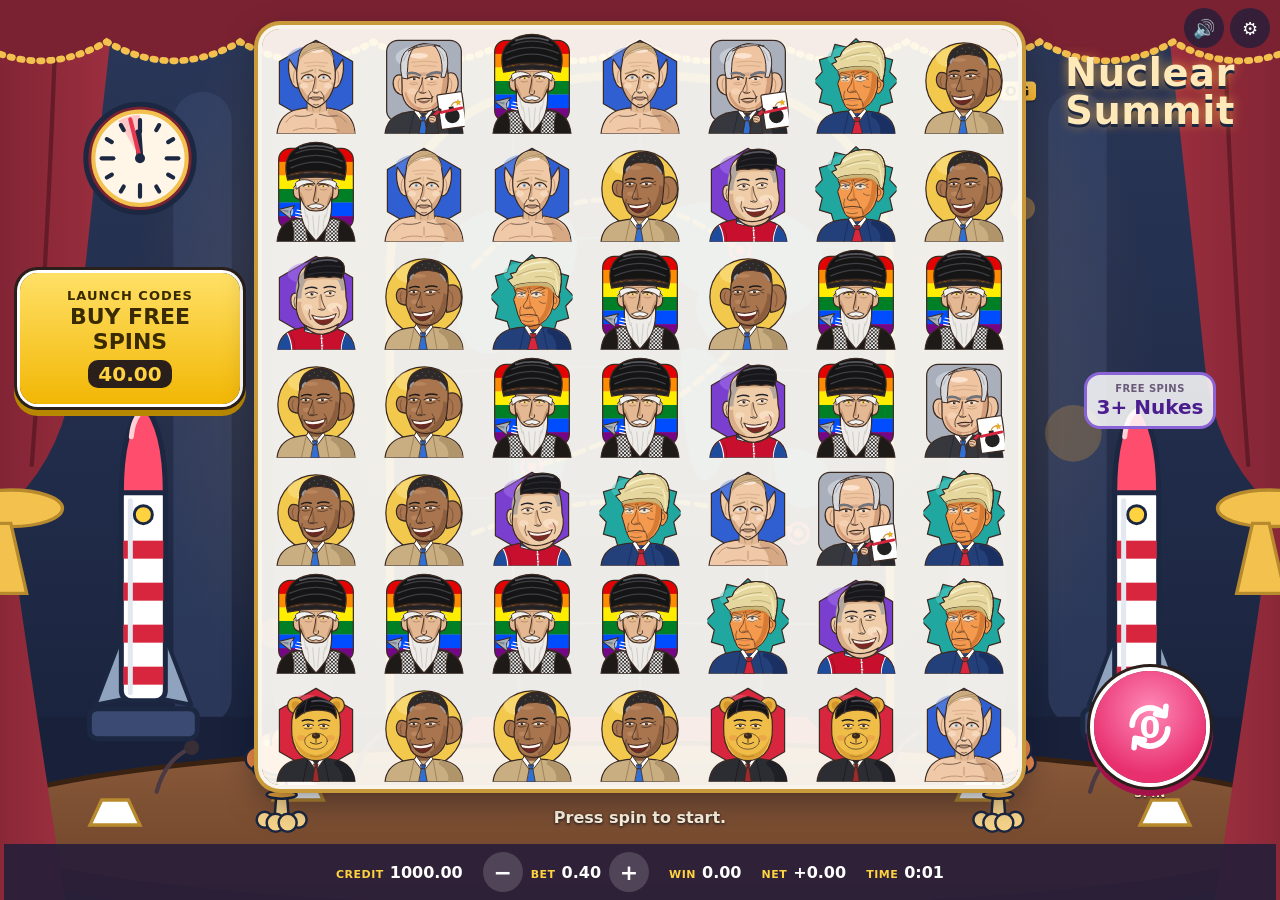
<file: games/og-nuclear-summit/index.html>
<!doctype html>
<html lang="en">
<head>
<meta charset="utf-8">
<meta name="viewport" content="width=device-width, initial-scale=1, viewport-fit=cover">
<title>OG Nuclear Summit</title>
<style>
:root{--bg1:#ffd6ec;--bg2:#d9c8ff;--panel:rgba(255,255,255,.72);--text:#2a1f3a;--muted:#6b5a7a;--deep:#4b1d8f;--hot:#e8306f;--rim:#8A64D6}
*{box-sizing:border-box}
html,body{margin:0}
body{font-family:system-ui,-apple-system,"Segoe UI",Roboto,sans-serif;color:var(--text);background:linear-gradient(160deg,var(--bg1),var(--bg2)) fixed;min-height:100vh;-webkit-tap-highlight-color:transparent}
button{font:inherit;border:0;cursor:pointer;border-radius:14px;min-height:44px;min-width:44px;color:var(--text)}
button:focus-visible{outline:3px solid var(--deep);outline-offset:2px}

/* ===== Cabinet layout =====
   Phone (portrait): logo, board, message, buy panel, a row with tools | spin | free-spins box, control bar.
   Desktop / landscape: buy panel and tools on the left, board in the middle, logo, free-spins box and
   spin on the right, control bar along the bottom. */
.cabinet{min-height:100vh;min-height:100dvh;display:grid;grid-template-columns:1fr auto 1fr;
  grid-template-areas:"logo logo logo" "board board board" "msg msg msg" "buy buy buy" "tools spin info" "bar bar bar";
  justify-items:center;align-content:start;gap:8px 14px;padding-block:10px 0;padding-left:max(16px, env(safe-area-inset-left, 0px));padding-right:max(16px, env(safe-area-inset-right, 0px))}
.logo{grid-area:logo;text-align:center}
h1{font-size:clamp(26px,7vw,40px);margin:0;font-weight:900;letter-spacing:.5px;color:var(--deep);line-height:1}
/* Game Lobby: this frozen copy is the original version, shown as "OG" */
.og-title{position:relative}
.og-tag{position:absolute;right:100%;top:50%;transform:translateY(-55%);margin-right:.3em;padding:.22em .4em .16em;border-radius:.3em;background:linear-gradient(135deg,#ffe28a,#ffb627);color:#2b1b00;font-size:.36em;letter-spacing:.08em;line-height:1;text-shadow:none;box-shadow:0 2px 0 rgba(0,0,0,.25)}
.badges{display:flex;gap:6px;flex-wrap:wrap;justify-content:center;margin-top:6px}
.badge{font-size:10px;font-weight:800;background:var(--text);color:#fff;padding:3px 7px;border-radius:999px;white-space:nowrap}
.badge.warn{background:#f2b705;color:#3a2a00}
.board{grid-area:board}
.stage{position:relative}
/* Red alert when the bonus triggers: a slow red pulse over the grid (about 1.4 flashes a second,
   well under the 3-per-second photosensitivity limit); held steady for reduced motion. */
.stage::after{content:'';position:absolute;inset:0;border-radius:18px;pointer-events:none;opacity:0;z-index:1;background:radial-gradient(circle at 50% 50%,rgba(255,40,40,.08),rgba(220,0,0,.6));box-shadow:inset 0 0 0 6px #ff2b2b}
.stage.alert::after{animation:redalert .7s ease-in-out infinite}
@keyframes redalert{0%,100%{opacity:.15}50%{opacity:1}}
@media (prefers-reduced-motion: reduce){.stage.alert::after{animation:none;opacity:.6}}
.stage .overlay{z-index:2}
/* Blast wave when the bonus triggers: one white flash over the grid (a single flash, not a strobe). */
.stage::before{content:'';position:absolute;inset:0;border-radius:18px;pointer-events:none;opacity:0;z-index:3;background:radial-gradient(circle at 50% 50%,#fff 0%,#fff3d6 45%,rgba(255,170,80,.85) 100%)}
.stage.flash::before{animation:blastflash .9s ease-out}
@keyframes blastflash{0%{opacity:0}12%{opacity:.95}100%{opacity:0}}
@media (prefers-reduced-motion: reduce){.stage.flash::before{animation:none}}
.stage.doom::before{background:radial-gradient(circle at 50% 50%,#f0ffe9 0%,#a8ff9e 45%,rgba(40,190,70,.85) 100%)}
canvas{display:block;border-radius:18px;background:rgba(255,255,255,.4);box-shadow:inset 0 0 0 3px rgba(123,47,247,.25)}
.overlay{position:absolute;inset:0;display:flex;align-items:center;justify-content:center;flex-direction:column;text-align:center;pointer-events:none;opacity:0;transition:opacity .25s;padding:16px}
.overlay.show{opacity:1}
.overlay.tap{pointer-events:auto;cursor:pointer}
.overlay.tap .sub{animation:tapPulse 1.1s ease-in-out infinite}
@keyframes tapPulse{50%{transform:scale(1.08)}}
@media (prefers-reduced-motion: reduce){.overlay.tap .sub{animation:none}}
.overlay .big{font-size:clamp(30px,9vw,56px);font-weight:900;color:#fff;-webkit-text-stroke:2px var(--deep);text-shadow:0 4px 0 var(--deep);line-height:1.05}
.overlay .sub{font-size:16px;font-weight:800;color:var(--deep);background:rgba(255,255,255,.92);padding:4px 12px;border-radius:999px;margin-top:10px}
.msg{grid-area:msg;min-height:24px;text-align:center;font-weight:900;font-size:16px;color:var(--deep);max-width:640px}

/* Buy panel */
.buycard{grid-area:buy;display:flex;flex-direction:column;align-items:center;gap:2px;padding:10px 22px;border-radius:18px;
  background:linear-gradient(#ffe066,#f2b705);color:#3a2a00;box-shadow:0 0 0 3px #fff,0 0 0 6px #2a1f1a,0 6px 0 6px #b88700;line-height:1.1}
.buycard .t{font-size:13px;font-weight:900;letter-spacing:1px}
.buycard .s{font-size:18px;font-weight:900}
.buycard b{font-size:20px;font-variant-numeric:tabular-nums;background:#2a1f1a;color:#FFD23F;border-radius:10px;padding:3px 10px;margin-top:4px}
.buycard small{font-size:11px;font-weight:700}
.buycard:disabled{filter:grayscale(.7);opacity:.6;cursor:default}
.buycard[hidden]{display:none}

/* Spin and round tool buttons */
.spinbox{grid-area:spin;display:flex;flex-direction:column;align-items:center;gap:4px}
#spin{width:96px;height:96px;border-radius:50%;padding:0;color:#fff;background:radial-gradient(circle at 50% 35%,#ff8ab8,#e8306f 70%);box-shadow:0 0 0 4px #fff,0 0 0 7px #2a1f1a,0 6px 0 7px #a3134a;display:grid;place-items:center;position:relative}
#spin svg{width:52px;height:52px}
#spin .count{position:absolute;inset:0;display:grid;place-items:center;font-size:30px;font-weight:900}
#spin.free{background:radial-gradient(circle at 50% 35%,#b48bff,#7B2FF7 70%);box-shadow:0 0 0 4px #fff,0 0 0 7px #2a1f1a,0 6px 0 7px var(--deep)}
#spin:disabled{filter:saturate(.7) brightness(.92);cursor:default}
#spin:active:not(:disabled){transform:translateY(3px)}
.spinbox .hint{font-size:11px;font-weight:800;color:#FFE9B8;text-shadow:0 1px 2px #140d26;text-transform:uppercase;letter-spacing:.5px}
/* Settings (gear) and sound sit in the top-right corner on every layout, the gear in the corner. */
.tools{position:absolute;top:max(8px, env(safe-area-inset-top, 0px));right:max(10px, env(safe-area-inset-right, 0px));z-index:4;display:flex;flex-direction:row-reverse;align-items:center;gap:6px}
.round{width:40px;height:40px;min-width:40px;min-height:40px;border-radius:50%;background:rgba(42,31,58,.85);color:#fff;font-size:18px;font-weight:900;display:grid;place-items:center;padding:0}
.tools input[type=range]{width:90px;accent-color:#7B2FF7}

/* Free-spins box */
.featurebox{grid-area:info;justify-self:start;min-width:132px;border-radius:16px;background:rgba(255,255,255,.85);border:3px solid var(--rim);text-align:center;padding:8px 10px;display:flex;flex-direction:column;gap:2px}
.featurebox .k{font-size:10px;font-weight:800;color:var(--muted);text-transform:uppercase;letter-spacing:.4px}
.featurebox .v{font-size:20px;font-weight:900;color:var(--deep);font-variant-numeric:tabular-nums;line-height:1.1}
.featurebox .v.sm{font-size:15px}
.featurebox.on{background:#2a1f3a;border-color:#ff7a3a;box-shadow:0 0 18px rgba(255,122,58,.55)}
.featurebox.on .k{color:#ffcf9e}.featurebox.on .v{color:#fff}

/* Control bar: credit, bet, win, net position and session time stay visible (market rule). */
.bar{grid-area:bar;position:sticky;bottom:0;justify-self:stretch;margin:4px calc(-1 * max(16px, env(safe-area-inset-right, 0px))) 0 calc(-1 * max(16px, env(safe-area-inset-left, 0px)));background:rgba(42,31,58,.94);color:#fff;display:flex;flex-wrap:wrap;justify-content:center;align-items:center;gap:6px 20px;padding-top:8px;padding-bottom:calc(8px + env(safe-area-inset-bottom, 0px));padding-left:max(16px, env(safe-area-inset-left, 0px));padding-right:max(16px, env(safe-area-inset-right, 0px));z-index:5}
.kv{display:flex;align-items:baseline;gap:6px;white-space:nowrap}
.kv span{font-size:11px;font-weight:900;color:#FFD23F;letter-spacing:.5px}
.kv b{font-size:16px;font-variant-numeric:tabular-nums}
.betctl{display:flex;align-items:center;gap:8px}
.betctl button{width:40px;height:40px;min-width:40px;min-height:40px;border-radius:50%;background:rgba(255,255,255,.16);color:#fff;font-size:22px;font-weight:900;padding:0}
.betctl button:disabled{opacity:.35;cursor:default}

@media (orientation:landscape) and (min-width:560px){
  .cabinet{grid-template-columns:minmax(150px,220px) auto minmax(150px,220px);
    grid-template-areas:"buy board logo" "buy board info" "tools board spin" ". msg ." "bar bar bar";
    grid-template-rows:auto 1fr auto auto auto;justify-content:center;align-items:center;gap:8px 22px;padding-block:14px 0}
  .logo,.featurebox,.spinbox,.buycard{justify-self:center}
  .logo{padding-top:40px}
  .buycard{padding:16px 18px}
  .buycard .s{font-size:22px}
  #spin{width:112px;height:112px}
  #spin svg{width:60px;height:60px}
  h1{font-size:clamp(26px,3vw,40px)}
}
/* Phones held upright: keep the spin row inside narrow screens. */
@media (orientation:portrait){
  .cabinet{column-gap:10px;grid-template-rows:auto auto auto auto auto 1fr}
  .bar{align-self:end} /* spare height goes above the bar, so it sits at the bottom of the screen */
  .featurebox{min-width:0;max-width:128px;padding:6px 8px}
  h1{font-size:clamp(22px,6vw,40px)}
}
/* Short landscape screens (phones turned sideways, small windows): compact side panels. */
@media (orientation:landscape) and (min-width:560px) and (max-height:560px){
  .cabinet{padding-top:6px;gap:4px 16px}
  h1{font-size:22px}
  .badges{margin-top:3px;gap:3px}.badge{font-size:9px;padding:2px 5px}
  .buycard{padding:8px 12px}.buycard .s{font-size:15px}.buycard b{font-size:16px}
  #spin{width:76px;height:76px}#spin svg{width:42px;height:42px}#spin .count{font-size:24px}
  .spinbox .hint{display:none}
  .featurebox{padding:4px 8px;min-width:120px}.featurebox .v{font-size:16px}.featurebox .v.sm{font-size:13px}
  .round{width:36px;height:36px;min-width:36px;min-height:36px;font-size:16px}
  .msg{font-size:14px;min-height:18px}
  .bar{padding-top:4px;padding-bottom:calc(4px + env(safe-area-inset-bottom, 0px))}.kv b{font-size:14px}
  .betctl button{width:34px;height:34px;min-width:34px;min-height:34px}
}

/* Short portrait screens (the Game Lobby's phone window, phones in a browser, small windows): the
   whole cabinet fits on one screen. Info and sound sit beside the title; the buy panel, spin button
   and free-spins box share one row; the control bar is tighter. resize() then gives the board
   whatever height is left. */
@media (orientation:portrait) and (max-height:780px){
  .cabinet{grid-template-areas:"logo logo logo" "board board board" "msg msg msg" "buy spin info" "bar bar bar";grid-template-rows:auto auto auto auto 1fr;gap:6px 8px;padding-top:4px}
  h1{font-size:22px}
  .tools{top:max(4px, env(safe-area-inset-top, 0px))}
  .round{width:34px;height:34px;min-width:34px;min-height:34px;font-size:15px}
  .msg{font-size:13px;min-height:17px}
  .buycard{justify-self:end;align-self:center;padding:5px 10px;box-shadow:0 0 0 2px #fff,0 0 0 4px #2a1f1a,0 4px 0 4px #b88700}
  .buycard .t{font-size:9px;letter-spacing:.5px}.buycard .s{font-size:12px}.buycard b{font-size:14px;padding:1px 8px;margin-top:2px}
  #spin{width:66px;height:66px}#spin svg{width:36px;height:36px}#spin .count{font-size:22px}
  .spinbox{align-self:center}.spinbox .hint{display:none}
  .featurebox{justify-self:start;align-self:center;padding:4px 8px;border-width:2px;max-width:124px}
  .featurebox .k{font-size:9px}.featurebox .v{font-size:15px}.featurebox .v.sm{font-size:12px}
  .bar{gap:2px 14px;padding-top:4px;padding-bottom:calc(4px + env(safe-area-inset-bottom, 0px))}
  .kv span{font-size:10px}.kv b{font-size:14px}
  .betctl{gap:6px}.betctl button{width:36px;height:36px;min-width:36px;min-height:36px;font-size:19px}
}

/* Below the cabinet: paytable, settings and dev tools. */
.below{max-width:900px;margin:0 auto;padding:12px 16px 28px;display:flex;flex-direction:column;gap:10px}
/* Settings sheet (the gear button): sound, paytable and rules, dev tools and the parody notice. */
.sheet{position:fixed;inset:0;z-index:15;background:rgba(20,13,38,.62);display:flex;justify-content:center;align-items:flex-start;padding:max(10px, env(safe-area-inset-top, 0px)) 10px 10px;overflow:auto;-webkit-overflow-scrolling:touch}
.sheet[hidden]{display:none}
.sheet .below{width:100%;margin:0 auto;background:rgba(246,241,255,.97);border-radius:18px;box-shadow:0 10px 40px rgba(0,0,0,.4);padding:10px 12px 16px}
.sheethead{display:flex;align-items:center;justify-content:space-between}
.sheethead h2{margin:0;font-size:18px;color:var(--deep)}
#setClose{width:40px;height:40px;min-width:40px;min-height:40px;border-radius:50%;background:rgba(42,31,58,.1);font-size:18px;font-weight:900;padding:0}
.volrow{display:flex;align-items:center;gap:10px;font-weight:800;font-size:14px;background:var(--panel);border-radius:12px;padding:8px 12px}
.volrow input{flex:1;accent-color:#7B2FF7}
.small-btn{background:var(--panel);font-size:13px;font-weight:700;padding:0 12px}
details{background:var(--panel);border-radius:12px;padding:8px 12px;font-size:14px}
summary{cursor:pointer;font-weight:800;min-height:28px;line-height:28px}
.pt{display:grid;grid-template-columns:repeat(auto-fill,minmax(260px,1fr));gap:8px;margin-top:8px}
.pt .s.wide{grid-column:1/-1}
.pt .p{display:flex;flex-wrap:wrap;gap:3px 4px}
.pt .band{display:inline-flex;gap:3px;align-items:baseline;padding:1px 5px;border-radius:6px;background:rgba(0,0,0,.05);white-space:nowrap}
.pt .band i{font-style:normal;font-size:11px;font-weight:700;opacity:.6}
.pt .s{display:flex;gap:8px;align-items:center;background:rgba(255,255,255,.6);border-radius:10px;padding:6px}
.pt img{width:44px;height:55px;flex:none}
.pt .n{font-weight:800;font-size:13px}
.pt .p{font-size:12px;color:var(--muted);font-variant-numeric:tabular-nums}
.rules{margin:8px 0 0;padding-left:18px;line-height:1.5}
.dev label{display:flex;gap:8px;align-items:center;margin:6px 0;flex-wrap:wrap}
.dev select{font:inherit;min-height:36px;border-radius:8px}
.dev .out{font-family:ui-monospace,Menlo,monospace;font-size:12px;white-space:pre-wrap;background:rgba(255,255,255,.7);border-radius:8px;padding:6px;margin-top:6px}
.log{list-style:none;margin:6px 0 0;padding:0;max-height:220px;overflow:auto;font-family:ui-monospace,Menlo,monospace;font-size:12px}
.log li{display:flex;justify-content:space-between;gap:6px;align-items:center;padding:3px 0;border-bottom:1px solid rgba(0,0,0,.06)}
.log button{min-height:30px;min-width:30px;font-size:12px;padding:0 8px;background:#fff;border-radius:8px}
.modal{position:fixed;inset:0;background:rgba(42,31,58,.55);display:flex;align-items:center;justify-content:center;z-index:20;padding:16px}
.modal[hidden]{display:none}
.modal .card{background:#fff;border-radius:18px;padding:18px;max-width:340px;width:100%;text-align:center}
.modal h2{margin:0 0 8px;font-size:20px;color:var(--deep)}
.modal p{margin:0 0 14px;line-height:1.45}
.modal .row{display:flex;gap:10px;justify-content:center}
.modal .row button{padding:0 18px;font-weight:800}
#buyOk{background:var(--hot);color:#fff}
#buyCancel{background:#eee}
footer{font-size:12px;color:var(--muted);text-align:center;line-height:1.5}
/* Summit Hall background (sources: art/bg_base_wide.svg, art/bg_base.svg). A fixed layer, so it also stays put on iOS. */
body::before{content:"";position:fixed;inset:0;z-index:-1;pointer-events:none;background:url("data:image/svg+xml,%3Csvg xmlns=%22http://www.w3.org/2000/svg%22 viewBox=%220 0 1920 1080%22 width=%221920%22 height=%221080%22 preserveAspectRatio=%22xMidYMid slice%22%3E %3Cdefs%3E %3ClinearGradient id=%22wall%22 x1=%220%22 y1=%220%22 x2=%220%22 y2=%221%22%3E %3Cstop offset=%220%22 stop-color=%22%232A3758%22/%3E%3Cstop offset=%220.6%22 stop-color=%22%231F2A47%22/%3E%3Cstop offset=%221%22 stop-color=%22%23161E35%22/%3E %3C/linearGradient%3E %3CradialGradient id=%22glow%22 cx=%22960%22 cy=%22420%22 r=%22620%22 gradientUnits=%22userSpaceOnUse%22%3E %3Cstop offset=%220%22 stop-color=%22%23F2A93B%22 stop-opacity=%220.42%22/%3E%3Cstop offset=%220.55%22 stop-color=%22%23F2A93B%22 stop-opacity=%220.14%22/%3E%3Cstop offset=%221%22 stop-color=%22%23F2A93B%22 stop-opacity=%220%22/%3E %3C/radialGradient%3E %3ClinearGradient id=%22screen%22 x1=%220%22 y1=%220%22 x2=%220%22 y2=%221%22%3E %3Cstop offset=%220%22 stop-color=%22%23162746%22/%3E%3Cstop offset=%221%22 stop-color=%22%23101C36%22/%3E %3C/linearGradient%3E %3ClinearGradient id=%22curtainL%22 x1=%220%22 y1=%220%22 x2=%221%22 y2=%220%22%3E %3Cstop offset=%220%22 stop-color=%22%235E1626%22/%3E%3Cstop offset=%221%22 stop-color=%22%239C2F3F%22/%3E %3C/linearGradient%3E %3ClinearGradient id=%22curtainR%22 x1=%221%22 y1=%220%22 x2=%220%22 y2=%220%22%3E %3Cstop offset=%220%22 stop-color=%22%235E1626%22/%3E%3Cstop offset=%221%22 stop-color=%22%239C2F3F%22/%3E %3C/linearGradient%3E %3ClinearGradient id=%22carpet%22 x1=%220%22 y1=%220%22 x2=%220%22 y2=%221%22%3E %3Cstop offset=%220%22 stop-color=%22%239C2F3F%22/%3E%3Cstop offset=%221%22 stop-color=%22%236E1F2E%22/%3E %3C/linearGradient%3E %3ClinearGradient id=%22table%22 x1=%220%22 y1=%220%22 x2=%220%22 y2=%221%22%3E %3Cstop offset=%220%22 stop-color=%22%238A5A3A%22/%3E%3Cstop offset=%221%22 stop-color=%22%236B4128%22/%3E %3C/linearGradient%3E %3C/defs%3E %3Crect width=%221920%22 height=%221080%22 fill=%22url(%23wall)%22/%3E %3Cg fill=%22%233A4A72%22 opacity=%220.5%22%3E %3Crect x=%22400%22 y=%22110%22 width=%2270%22 height=%22760%22 rx=%2235%22/%3E%3Crect x=%22520%22 y=%22110%22 width=%2270%22 height=%22760%22 rx=%2235%22/%3E %3Crect x=%221330%22 y=%22110%22 width=%2270%22 height=%22760%22 rx=%2235%22/%3E%3Crect x=%221450%22 y=%22110%22 width=%2270%22 height=%22760%22 rx=%2235%22/%3E %3C/g%3E %3Crect width=%221920%22 height=%221080%22 fill=%22url(%23glow)%22/%3E %3Cpath d=%22M660 900 L660 330 Q660 90 960 90 Q1260 90 1260 330 L1260 900 Z%22 fill=%22url(%23screen)%22 stroke=%22%23B88A2E%22 stroke-width=%2210%22 opacity=%220.85%22/%3E %3Cg fill=%22none%22 stroke=%22%232C4672%22 stroke-width=%223%22 opacity=%220.9%22%3E %3Cpath d=%22M690 300 Q960 270 1230 300 M680 450 Q960 430 1240 450 M680 600 Q960 590 1240 600 M680 750 Q960 745 1240 750%22/%3E %3Cpath d=%22M810 130 Q790 500 820 890 M960 92 L960 900 M1110 130 Q1130 500 1100 890%22/%3E %3C/g%3E %3Cg fill=%22%232E5A8A%22 opacity=%220.95%22%3E %3Cpath d=%22M720 300 Q750 240 840 250 Q900 260 880 320 Q870 370 820 380 Q800 440 760 420 Q730 390 745 350 Q710 330 720 300 Z%22/%3E %3Cpath d=%22M810 460 Q850 450 870 500 Q880 560 850 610 Q830 640 815 610 Q800 550 810 460 Z%22/%3E %3Cpath d=%22M980 260 Q1030 230 1110 250 Q1190 270 1180 330 Q1170 380 1120 380 Q1090 430 1050 410 Q1020 390 1030 350 Q980 330 980 260 Z%22/%3E %3Cpath d=%22M1010 420 Q1050 410 1070 460 Q1080 520 1050 570 Q1030 590 1020 550 Q1005 480 1010 420 Z%22/%3E %3Cpath d=%22M1120 540 Q1170 530 1190 570 Q1190 610 1150 610 Q1120 600 1120 540 Z%22/%3E %3C/g%3E %3Cg fill=%22%23F2A93B%22 opacity=%220.8%22%3E %3Ccircle cx=%22460%22 cy=%22420%22 r=%2226%22 opacity=%220.35%22/%3E%3Ccircle cx=%221480%22 cy=%22520%22 r=%2234%22 opacity=%220.3%22/%3E %3Ccircle cx=%221420%22 cy=%22250%22 r=%2214%22 opacity=%220.5%22/%3E%3Ccircle cx=%22520%22 cy=%22760%22 r=%2218%22 opacity=%220.4%22/%3E %3C/g%3E %3Cg fill=%22%23FFC867%22 opacity=%220.7%22%3E %3Cpath d=%22M560 260 Q560 280 580 280 Q560 280 560 300 Q560 280 540 280 Q560 280 560 260 Z%22/%3E %3Cpath d=%22M1380 380 Q1380 404 1404 404 Q1380 404 1380 428 Q1380 404 1356 404 Q1380 404 1380 380 Z%22/%3E %3C/g%3E %3Cg fill=%22none%22 stroke=%22%23F2A93B%22 stroke-width=%226%22 stroke-dasharray=%2212 9%22 stroke-linecap=%22round%22 opacity=%220.65%22%3E %3Cpath d=%22M760 320 Q900 170 1080 300%22/%3E %3Cpath d=%22M1120 360 Q1000 520 830 560%22/%3E %3Cpath d=%22M760 640 Q960 560 1150 640%22/%3E %3C/g%3E%3Cg fill=%22none%22 stroke=%22%23FF4D6D%22 stroke-width=%224%22 opacity=%220.7%22%3E %3Ccircle cx=%221080%22 cy=%22300%22 r=%2212%22/%3E%3Ccircle cx=%221080%22 cy=%22300%22 r=%224%22 fill=%22%23FF4D6D%22/%3E %3Ccircle cx=%22830%22 cy=%22560%22 r=%2212%22/%3E%3Ccircle cx=%22830%22 cy=%22560%22 r=%224%22 fill=%22%23FF4D6D%22/%3E %3Ccircle cx=%221150%22 cy=%22640%22 r=%2212%22/%3E%3Ccircle cx=%221150%22 cy=%22640%22 r=%224%22 fill=%22%23FF4D6D%22/%3E %3C/g%3E %3Cpath d=%22M0 860 L1920 860 L1920 1080 L0 1080 Z%22 fill=%22%2318203A%22/%3E %3Cpath d=%22M760 860 L1160 860 L1360 1080 L560 1080 Z%22 fill=%22url(%23carpet)%22/%3E %3Cellipse cx=%22960%22 cy=%221010%22 rx=%22820%22 ry=%22110%22 fill=%22%234A2C18%22/%3E %3Cellipse cx=%22960%22 cy=%22992%22 rx=%22820%22 ry=%22100%22 fill=%22url(%23table)%22 stroke=%22%233A2212%22 stroke-width=%226%22/%3E %3Cg stroke=%22%234B3A44%22 stroke-width=%225%22 stroke-linecap=%22round%22 fill=%22none%22%3E %3Cpath d=%22M380 950 Q390 912 420 898 M620 925 Q630 888 660 876 M1260 925 Q1270 888 1300 876 M1500 950 Q1510 912 1540 898%22/%3E %3C/g%3E %3Cg fill=%22%233A2E36%22%3E%3Ccircle cx=%22422%22 cy=%22897%22 r=%229%22/%3E%3Ccircle cx=%22662%22 cy=%22875%22 r=%229%22/%3E%3Ccircle cx=%221302%22 cy=%22875%22 r=%229%22/%3E%3Ccircle cx=%221542%22 cy=%22897%22 r=%229%22/%3E%3C/g%3E %3Cg fill=%22%23FFFFFF%22 stroke=%22%23B88A2E%22 stroke-width=%224%22%3E %3Cpath d=%22M300 990 L360 990 L346 960 L314 960 Z%22/%3E%3Cpath d=%22M520 960 L580 960 L566 930 L534 930 Z%22/%3E %3Cpath d=%22M1340 960 L1400 960 L1386 930 L1354 930 Z%22/%3E%3Cpath d=%22M1560 990 L1620 990 L1606 960 L1574 960 Z%22/%3E %3C/g%3E %3Cg transform=%22translate(470 860) scale(0.6)%22 stroke=%22%231C2742%22 stroke-width=%225%22 stroke-linejoin=%22round%22%3E %3Cpath d=%22M86 200 Q90 150 92 110 L108 110 Q110 150 114 200 Z%22 fill=%22%23F6D38A%22/%3E %3Cellipse cx=%22100%22 cy=%22156%22 rx=%2230%22 ry=%228%22 fill=%22%23F2A93B%22/%3E %3Ccircle cx=%2266%22 cy=%22206%22 r=%2216%22 fill=%22%23F6D38A%22/%3E%3Ccircle cx=%22134%22 cy=%22206%22 r=%2216%22 fill=%22%23F6D38A%22/%3E %3Ccircle cx=%2288%22 cy=%22212%22 r=%2218%22 fill=%22%23F6D38A%22/%3E%3Ccircle cx=%22112%22 cy=%22212%22 r=%2218%22 fill=%22%23F6D38A%22/%3E %3Ccircle cx=%2252%22 cy=%2284%22 r=%2224%22 fill=%22%23F08A4B%22/%3E%3Ccircle cx=%22154%22 cy=%2292%22 r=%2220%22 fill=%22%23F08A4B%22/%3E %3Ccircle cx=%2276%22 cy=%2258%22 r=%2226%22 fill=%22%23F08A4B%22/%3E%3Ccircle cx=%22140%22 cy=%2264%22 r=%2226%22 fill=%22%23F08A4B%22/%3E%3Ccircle cx=%22108%22 cy=%2248%22 r=%2230%22 fill=%22%23F08A4B%22/%3E %3Cellipse cx=%22100%22 cy=%2288%22 rx=%2258%22 ry=%2232%22 fill=%22%23F08A4B%22 stroke=%22none%22/%3E %3Cpath d=%22M44 100 Q100 136 156 100 Q160 112 146 118 Q100 136 54 118 Q40 112 44 100 Z%22 fill=%22%23D9622E%22/%3E %3Ccircle cx=%2298%22 cy=%2238%22 r=%2210%22 fill=%22%23FFD9A8%22 stroke=%22none%22/%3E%3Ccircle cx=%2270%22 cy=%2252%22 r=%227%22 fill=%22%23FFD9A8%22 stroke=%22none%22/%3E %3C/g%3E %3Cg transform=%22translate(1330 860) scale(0.6)%22 stroke=%22%231C2742%22 stroke-width=%225%22 stroke-linejoin=%22round%22%3E %3Cpath d=%22M86 200 Q90 150 92 110 L108 110 Q110 150 114 200 Z%22 fill=%22%23F6D38A%22/%3E %3Cellipse cx=%22100%22 cy=%22156%22 rx=%2230%22 ry=%228%22 fill=%22%23F2A93B%22/%3E %3Ccircle cx=%2266%22 cy=%22206%22 r=%2216%22 fill=%22%23F6D38A%22/%3E%3Ccircle cx=%22134%22 cy=%22206%22 r=%2216%22 fill=%22%23F6D38A%22/%3E %3Ccircle cx=%2288%22 cy=%22212%22 r=%2218%22 fill=%22%23F6D38A%22/%3E%3Ccircle cx=%22112%22 cy=%22212%22 r=%2218%22 fill=%22%23F6D38A%22/%3E %3Ccircle cx=%2252%22 cy=%2284%22 r=%2224%22 fill=%22%23F08A4B%22/%3E%3Ccircle cx=%22154%22 cy=%2292%22 r=%2220%22 fill=%22%23F08A4B%22/%3E %3Ccircle cx=%2276%22 cy=%2258%22 r=%2226%22 fill=%22%23F08A4B%22/%3E%3Ccircle cx=%22140%22 cy=%2264%22 r=%2226%22 fill=%22%23F08A4B%22/%3E%3Ccircle cx=%22108%22 cy=%2248%22 r=%2230%22 fill=%22%23F08A4B%22/%3E %3Cellipse cx=%22100%22 cy=%2288%22 rx=%2258%22 ry=%2232%22 fill=%22%23F08A4B%22 stroke=%22none%22/%3E %3Cpath d=%22M44 100 Q100 136 156 100 Q160 112 146 118 Q100 136 54 118 Q40 112 44 100 Z%22 fill=%22%23D9622E%22/%3E %3Ccircle cx=%2298%22 cy=%2238%22 r=%2210%22 fill=%22%23FFD9A8%22 stroke=%22none%22/%3E%3Ccircle cx=%2270%22 cy=%2252%22 r=%227%22 fill=%22%23FFD9A8%22 stroke=%22none%22/%3E %3C/g%3E %3Cpath d=%22M0 0 L330 0 Q300 260 282 440 Q270 540 210 600 Q130 660 0 670 Z%22 fill=%22url(%23curtainL)%22/%3E %3Cpath d=%22M0 670 Q110 660 200 610 Q230 820 270 1080 L0 1080 Z%22 fill=%22url(%23curtainL)%22/%3E %3Cg fill=%22none%22 stroke=%22%233E0E18%22 stroke-width=%225%22 opacity=%220.5%22%3E %3Cpath d=%22M80 0 Q90 330 70 660 M170 0 Q180 340 140 640 M260 0 Q250 300 230 560 M70 680 Q90 880 80 1080 M150 650 Q170 860 180 1080%22/%3E %3C/g%3E %3Cpath d=%22M1920 0 L1590 0 Q1620 260 1638 440 Q1650 540 1710 600 Q1790 660 1920 670 Z%22 fill=%22url(%23curtainR)%22/%3E %3Cpath d=%22M1920 670 Q1810 660 1720 610 Q1690 820 1650 1080 L1920 1080 Z%22 fill=%22url(%23curtainR)%22/%3E %3Cg fill=%22none%22 stroke=%22%233E0E18%22 stroke-width=%225%22 opacity=%220.5%22%3E %3Cpath d=%22M1840 0 Q1830 330 1850 660 M1750 0 Q1740 340 1780 640 M1660 0 Q1670 300 1690 560 M1850 680 Q1830 880 1840 1080 M1770 650 Q1750 860 1740 1080%22/%3E %3C/g%3E %3Cg fill=%22%23F2C14E%22 stroke=%22%23B88A2E%22 stroke-width=%224%22%3E %3Cellipse cx=%22205%22 cy=%22610%22 rx=%2262%22 ry=%2222%22/%3E%3Cellipse cx=%221715%22 cy=%22610%22 rx=%2262%22 ry=%2222%22/%3E %3Cpath d=%22M185 628 L166 712 L224 712 L205 628 Z%22/%3E%3Cpath d=%22M1695 628 L1676 712 L1734 712 L1715 628 Z%22/%3E %3C/g%3E %3Cg transform=%22translate(316 500) scale(1.2)%22%3E %3Crect x=%22-14%22 y=%22292%22 width=%22108%22 height=%2230%22 rx=%228%22 fill=%22%233A4A72%22 stroke=%22%231C2742%22 stroke-width=%225%22/%3E %3Cpath d=%22M18 220 L-8 288 L22 282 Z M62 220 L88 288 L58 282 Z%22 fill=%22%238FA3BF%22 stroke=%22%231C2742%22 stroke-width=%224%22 stroke-linejoin=%22round%22/%3E %3Crect x=%2218%22 y=%2270%22 width=%2244%22 height=%22214%22 rx=%2210%22 fill=%22%23FFFFFF%22 stroke=%22%231C2742%22 stroke-width=%225%22/%3E %3Cg fill=%22%23D7263D%22%3E%3Crect x=%2220%22 y=%22124%22 width=%2240%22 height=%2218%22/%3E%3Crect x=%2220%22 y=%22166%22 width=%2240%22 height=%2218%22/%3E%3Crect x=%2220%22 y=%22208%22 width=%2240%22 height=%2218%22/%3E%3Crect x=%2220%22 y=%22250%22 width=%2240%22 height=%2218%22/%3E%3C/g%3E %3Cpath d=%22M18 76 Q18 12 40 -12 Q62 12 62 76 Z%22 fill=%22%23FF4D6D%22 stroke=%22%231C2742%22 stroke-width=%225%22 stroke-linejoin=%22round%22/%3E %3Ccircle cx=%2240%22 cy=%2298%22 r=%229%22 fill=%22%23FFD23F%22 stroke=%22%231C2742%22 stroke-width=%223%22/%3E %3Cpath d=%22M28 20 Q30 0 40 -6%22 stroke=%22%23FFD0D6%22 stroke-width=%225%22 stroke-linecap=%22round%22 fill=%22none%22/%3E %3Cpath d=%22M27 84 L27 276%22 stroke=%22%23E3E8F0%22 stroke-width=%225%22 stroke-linecap=%22round%22 fill=%22none%22/%3E %3C/g%3E %3Cg transform=%22translate(1508 500) scale(1.2)%22%3E %3Crect x=%22-14%22 y=%22292%22 width=%22108%22 height=%2230%22 rx=%228%22 fill=%22%233A4A72%22 stroke=%22%231C2742%22 stroke-width=%225%22/%3E %3Cpath d=%22M18 220 L-8 288 L22 282 Z M62 220 L88 288 L58 282 Z%22 fill=%22%238FA3BF%22 stroke=%22%231C2742%22 stroke-width=%224%22 stroke-linejoin=%22round%22/%3E %3Crect x=%2218%22 y=%2270%22 width=%2244%22 height=%22214%22 rx=%2210%22 fill=%22%23FFFFFF%22 stroke=%22%231C2742%22 stroke-width=%225%22/%3E %3Cg fill=%22%23D7263D%22%3E%3Crect x=%2220%22 y=%22124%22 width=%2240%22 height=%2218%22/%3E%3Crect x=%2220%22 y=%22166%22 width=%2240%22 height=%2218%22/%3E%3Crect x=%2220%22 y=%22208%22 width=%2240%22 height=%2218%22/%3E%3Crect x=%2220%22 y=%22250%22 width=%2240%22 height=%2218%22/%3E%3C/g%3E %3Cpath d=%22M18 76 Q18 12 40 -12 Q62 12 62 76 Z%22 fill=%22%23FF4D6D%22 stroke=%22%231C2742%22 stroke-width=%225%22 stroke-linejoin=%22round%22/%3E %3Ccircle cx=%2240%22 cy=%2298%22 r=%229%22 fill=%22%23FFD23F%22 stroke=%22%231C2742%22 stroke-width=%223%22/%3E %3Cpath d=%22M28 20 Q30 0 40 -6%22 stroke=%22%23FFD0D6%22 stroke-width=%225%22 stroke-linecap=%22round%22 fill=%22none%22/%3E %3Cpath d=%22M27 84 L27 276%22 stroke=%22%23E3E8F0%22 stroke-width=%225%22 stroke-linecap=%22round%22 fill=%22none%22/%3E %3C/g%3E %3Cg%3E %3Ccircle cx=%22360%22 cy=%22190%22 r=%2265%22 fill=%22%237A2232%22 stroke=%22%231C2742%22 stroke-width=%226%22/%3E %3Ccircle cx=%22360%22 cy=%22190%22 r=%2256%22 fill=%22%23FFF6E8%22 stroke=%22%23F2C14E%22 stroke-width=%225%22/%3E %3Cpath d=%22M360 190 L360 138 A52 52 0 0 0 334.0 145.0 Z%22 fill=%22%23FF4D6D%22 opacity=%220.28%22/%3E %3Cg stroke=%22%231C2742%22 stroke-width=%225%22 stroke-linecap=%22round%22%3E%3Cpath d=%22M360 144 L360 158%22 transform=%22rotate(0 360 190)%22/%3E%3Cpath d=%22M360 144 L360 151%22 transform=%22rotate(30 360 190)%22/%3E%3Cpath d=%22M360 144 L360 151%22 transform=%22rotate(60 360 190)%22/%3E%3Cpath d=%22M360 144 L360 158%22 transform=%22rotate(90 360 190)%22/%3E%3Cpath d=%22M360 144 L360 151%22 transform=%22rotate(120 360 190)%22/%3E%3Cpath d=%22M360 144 L360 151%22 transform=%22rotate(150 360 190)%22/%3E%3Cpath d=%22M360 144 L360 158%22 transform=%22rotate(180 360 190)%22/%3E%3Cpath d=%22M360 144 L360 151%22 transform=%22rotate(210 360 190)%22/%3E%3Cpath d=%22M360 144 L360 151%22 transform=%22rotate(240 360 190)%22/%3E%3Cpath d=%22M360 144 L360 158%22 transform=%22rotate(270 360 190)%22/%3E%3Cpath d=%22M360 144 L360 151%22 transform=%22rotate(300 360 190)%22/%3E%3Cpath d=%22M360 144 L360 151%22 transform=%22rotate(330 360 190)%22/%3E%3C/g%3E %3Cpath d=%22M360 190 L360 159.2%22 stroke=%22%231C2742%22 stroke-width=%228%22 stroke-linecap=%22round%22 transform=%22rotate(-4 360 190)%22/%3E %3Cpath d=%22M360 190 L360 141.8%22 stroke=%22%23E8384F%22 stroke-width=%225%22 stroke-linecap=%22round%22 transform=%22rotate(-14 360 190)%22/%3E %3Ccircle cx=%22360%22 cy=%22190%22 r=%226%22 fill=%22%231C2742%22/%3E %3C/g%3E %3Cpath d=%22M0 0 L1920 0 L1920 50 Q1840 96 1760 50 Q1680 96 1600 50 Q1520 96 1440 50 Q1360 96 1280 50 Q1200 96 1120 50 Q1040 96 960 50 Q880 96 800 50 Q720 96 640 50 Q560 96 480 50 Q400 96 320 50 Q240 96 160 50 Q80 96 0 50 Z%22 fill=%22%237A2232%22/%3E %3Cpath d=%22M0 50 Q80 96 160 50 Q240 96 320 50 Q400 96 480 50 Q560 96 640 50 Q720 96 800 50 Q880 96 960 50 Q1040 96 1120 50 Q1200 96 1280 50 Q1360 96 1440 50 Q1520 96 1600 50 Q1680 96 1760 50 Q1840 96 1920 50%22 fill=%22none%22 stroke=%22%23F2C14E%22 stroke-width=%228%22 stroke-dasharray=%223 9%22 stroke-linecap=%22round%22/%3E %3C/svg%3E") center top/cover no-repeat}
@media (orientation:portrait){body::before{background-image:url("data:image/svg+xml,%3Csvg xmlns=%22http://www.w3.org/2000/svg%22 viewBox=%220 0 1080 1920%22 width=%221080%22 height=%221920%22 preserveAspectRatio=%22xMidYMid slice%22%3E %3Cdefs%3E %3ClinearGradient id=%22wall%22 x1=%220%22 y1=%220%22 x2=%220%22 y2=%221%22%3E %3Cstop offset=%220%22 stop-color=%22%232A3758%22/%3E%3Cstop offset=%220.6%22 stop-color=%22%231F2A47%22/%3E%3Cstop offset=%221%22 stop-color=%22%23161E35%22/%3E %3C/linearGradient%3E %3CradialGradient id=%22glow%22 cx=%22540%22 cy=%22700%22 r=%22560%22 gradientUnits=%22userSpaceOnUse%22%3E %3Cstop offset=%220%22 stop-color=%22%23F2A93B%22 stop-opacity=%220.42%22/%3E%3Cstop offset=%220.55%22 stop-color=%22%23F2A93B%22 stop-opacity=%220.14%22/%3E%3Cstop offset=%221%22 stop-color=%22%23F2A93B%22 stop-opacity=%220%22/%3E %3C/radialGradient%3E %3ClinearGradient id=%22screen%22 x1=%220%22 y1=%220%22 x2=%220%22 y2=%221%22%3E %3Cstop offset=%220%22 stop-color=%22%23162746%22/%3E%3Cstop offset=%221%22 stop-color=%22%23101C36%22/%3E %3C/linearGradient%3E %3ClinearGradient id=%22curtainL%22 x1=%220%22 y1=%220%22 x2=%221%22 y2=%220%22%3E %3Cstop offset=%220%22 stop-color=%22%235E1626%22/%3E%3Cstop offset=%221%22 stop-color=%22%239C2F3F%22/%3E %3C/linearGradient%3E %3ClinearGradient id=%22curtainR%22 x1=%221%22 y1=%220%22 x2=%220%22 y2=%220%22%3E %3Cstop offset=%220%22 stop-color=%22%235E1626%22/%3E%3Cstop offset=%221%22 stop-color=%22%239C2F3F%22/%3E %3C/linearGradient%3E %3ClinearGradient id=%22carpet%22 x1=%220%22 y1=%220%22 x2=%220%22 y2=%221%22%3E %3Cstop offset=%220%22 stop-color=%22%239C2F3F%22/%3E%3Cstop offset=%221%22 stop-color=%22%236E1F2E%22/%3E %3C/linearGradient%3E %3ClinearGradient id=%22table%22 x1=%220%22 y1=%220%22 x2=%220%22 y2=%221%22%3E %3Cstop offset=%220%22 stop-color=%22%238A5A3A%22/%3E%3Cstop offset=%221%22 stop-color=%22%236B4128%22/%3E %3C/linearGradient%3E %3C/defs%3E %3Crect width=%221080%22 height=%221920%22 fill=%22url(%23wall)%22/%3E %3Cg fill=%22%233A4A72%22 opacity=%220.5%22%3E %3Crect x=%22130%22 y=%22180%22 width=%2270%22 height=%221300%22 rx=%2235%22/%3E%3Crect x=%22250%22 y=%22180%22 width=%2270%22 height=%221300%22 rx=%2235%22/%3E %3Crect x=%22760%22 y=%22180%22 width=%2270%22 height=%221300%22 rx=%2235%22/%3E%3Crect x=%22880%22 y=%22180%22 width=%2270%22 height=%221300%22 rx=%2235%22/%3E %3C/g%3E %3Crect width=%221080%22 height=%221920%22 fill=%22url(%23glow)%22/%3E %3Cpath d=%22M270 1180 L270 560 Q270 270 540 270 Q810 270 810 560 L810 1180 Z%22 fill=%22url(%23screen)%22 stroke=%22%23B88A2E%22 stroke-width=%2210%22 opacity=%220.85%22/%3E %3Cg fill=%22none%22 stroke=%22%232C4672%22 stroke-width=%223%22 opacity=%220.9%22%3E %3Cpath d=%22M300 520 Q540 480 780 520 M290 680 Q540 650 790 680 M290 840 Q540 820 790 840 M290 1000 Q540 990 790 1000%22/%3E %3Cpath d=%22M400 330 Q380 760 410 1170 M540 280 L540 1180 M680 330 Q700 760 670 1170%22/%3E %3C/g%3E %3Cg fill=%22%232E5A8A%22 opacity=%220.95%22%3E %3Cpath d=%22M330 520 Q360 450 440 460 Q500 470 480 540 Q470 600 420 610 Q400 680 360 660 Q330 620 345 580 Q320 560 330 520 Z%22/%3E %3Cpath d=%22M410 700 Q450 690 470 740 Q480 800 450 860 Q430 900 415 860 Q400 800 410 700 Z%22/%3E %3Cpath d=%22M560 470 Q610 440 690 460 Q760 480 750 540 Q740 590 690 590 Q660 640 620 620 Q590 600 600 560 Q560 540 560 470 Z%22/%3E %3Cpath d=%22M590 640 Q630 630 650 680 Q660 740 630 790 Q610 810 600 770 Q585 700 590 640 Z%22/%3E %3Cpath d=%22M690 780 Q740 770 760 810 Q760 850 720 850 Q690 840 690 780 Z%22/%3E %3C/g%3E %3Cg fill=%22%23F2A93B%22 opacity=%220.8%22%3E %3Ccircle cx=%22170%22 cy=%22560%22 r=%2226%22 opacity=%220.35%22/%3E%3Ccircle cx=%22930%22 cy=%22700%22 r=%2234%22 opacity=%220.3%22/%3E %3Ccircle cx=%22900%22 cy=%22420%22 r=%2214%22 opacity=%220.5%22/%3E%3Ccircle cx=%22190%22 cy=%22980%22 r=%2218%22 opacity=%220.4%22/%3E %3Ccircle cx=%22880%22 cy=%221120%22 r=%2222%22 opacity=%220.35%22/%3E%3Ccircle cx=%22230%22 cy=%221260%22 r=%2212%22 opacity=%220.5%22/%3E %3C/g%3E %3Cg fill=%22%23FFC867%22 opacity=%220.7%22%3E %3Cpath d=%22M220 420 Q220 440 240 440 Q220 440 220 460 Q220 440 200 440 Q220 440 220 420 Z%22/%3E %3Cpath d=%22M860 560 Q860 584 884 584 Q860 584 860 608 Q860 584 836 584 Q860 584 860 560 Z%22/%3E %3Cpath d=%22M860 1300 Q860 1318 878 1318 Q860 1318 860 1336 Q860 1318 842 1318 Q860 1318 860 1300 Z%22/%3E %3C/g%3E %3Cg fill=%22none%22 stroke=%22%23F2A93B%22 stroke-width=%226%22 stroke-dasharray=%2212 9%22 stroke-linecap=%22round%22 opacity=%220.65%22%3E %3Cpath d=%22M380 560 Q520 380 700 520%22/%3E %3Cpath d=%22M720 600 Q600 760 440 830%22/%3E %3Cpath d=%22M350 900 Q560 820 740 960%22/%3E %3C/g%3E%3Cg fill=%22none%22 stroke=%22%23FF4D6D%22 stroke-width=%224%22 opacity=%220.7%22%3E %3Ccircle cx=%22700%22 cy=%22520%22 r=%2212%22/%3E%3Ccircle cx=%22700%22 cy=%22520%22 r=%224%22 fill=%22%23FF4D6D%22/%3E %3Ccircle cx=%22440%22 cy=%22830%22 r=%2212%22/%3E%3Ccircle cx=%22440%22 cy=%22830%22 r=%224%22 fill=%22%23FF4D6D%22/%3E %3Ccircle cx=%22740%22 cy=%22960%22 r=%2212%22/%3E%3Ccircle cx=%22740%22 cy=%22960%22 r=%224%22 fill=%22%23FF4D6D%22/%3E %3C/g%3E %3Cpath d=%22M0 1500 L1080 1500 L1080 1920 L0 1920 Z%22 fill=%22%2318203A%22/%3E %3Cpath d=%22M330 1500 L750 1500 L1000 1920 L80 1920 Z%22 fill=%22url(%23carpet)%22/%3E %3Cpath d=%22M420 1500 L660 1500 L760 1920 L320 1920 Z%22 fill=%22%23FFFFFF%22 opacity=%220.12%22/%3E %3Cellipse cx=%22540%22 cy=%221700%22 rx=%22560%22 ry=%22150%22 fill=%22%234A2C18%22/%3E %3Cellipse cx=%22540%22 cy=%221680%22 rx=%22560%22 ry=%22140%22 fill=%22url(%23table)%22 stroke=%22%233A2212%22 stroke-width=%226%22/%3E %3Cg stroke=%22%234B3A44%22 stroke-width=%225%22 stroke-linecap=%22round%22 fill=%22none%22%3E %3Cpath d=%22M220 1640 Q230 1600 260 1585 M440 1600 Q450 1560 480 1548 M640 1600 Q650 1560 680 1548 M860 1640 Q870 1600 900 1585%22/%3E %3C/g%3E %3Cg fill=%22%233A2E36%22%3E%3Ccircle cx=%22262%22 cy=%221584%22 r=%229%22/%3E%3Ccircle cx=%22482%22 cy=%221547%22 r=%229%22/%3E%3Ccircle cx=%22682%22 cy=%221547%22 r=%229%22/%3E%3Ccircle cx=%22902%22 cy=%221584%22 r=%229%22/%3E%3C/g%3E %3Cg fill=%22%23FFFFFF%22 stroke=%22%23B88A2E%22 stroke-width=%224%22%3E %3Cpath d=%22M150 1680 L210 1680 L196 1650 L164 1650 Z%22/%3E%3Cpath d=%22M360 1640 L420 1640 L406 1610 L374 1610 Z%22/%3E %3Cpath d=%22M570 1640 L630 1640 L616 1610 L584 1610 Z%22/%3E%3Cpath d=%22M790 1680 L850 1680 L836 1650 L804 1650 Z%22/%3E %3C/g%3E %3Cg fill=%22%23CFE8FF%22 stroke=%22%239FC4EA%22 stroke-width=%223%22 opacity=%220.9%22%3E %3Crect x=%22300%22 y=%221625%22 width=%2218%22 height=%2230%22 rx=%224%22/%3E%3Crect x=%22520%22 y=%221605%22 width=%2218%22 height=%2230%22 rx=%224%22/%3E %3Crect x=%22740%22 y=%221625%22 width=%2218%22 height=%2230%22 rx=%224%22/%3E %3C/g%3E %3Cg transform=%22translate(214 1500) scale(0.62)%22 stroke=%22%231C2742%22 stroke-width=%225%22 stroke-linejoin=%22round%22%3E %3Cpath d=%22M86 200 Q90 150 92 110 L108 110 Q110 150 114 200 Z%22 fill=%22%23F6D38A%22/%3E %3Cellipse cx=%22100%22 cy=%22156%22 rx=%2230%22 ry=%228%22 fill=%22%23F2A93B%22/%3E %3Ccircle cx=%2266%22 cy=%22206%22 r=%2216%22 fill=%22%23F6D38A%22/%3E%3Ccircle cx=%22134%22 cy=%22206%22 r=%2216%22 fill=%22%23F6D38A%22/%3E %3Ccircle cx=%2288%22 cy=%22212%22 r=%2218%22 fill=%22%23F6D38A%22/%3E%3Ccircle cx=%22112%22 cy=%22212%22 r=%2218%22 fill=%22%23F6D38A%22/%3E %3Ccircle cx=%2252%22 cy=%2284%22 r=%2224%22 fill=%22%23F08A4B%22/%3E%3Ccircle cx=%22154%22 cy=%2292%22 r=%2220%22 fill=%22%23F08A4B%22/%3E %3Ccircle cx=%2276%22 cy=%2258%22 r=%2226%22 fill=%22%23F08A4B%22/%3E%3Ccircle cx=%22140%22 cy=%2264%22 r=%2226%22 fill=%22%23F08A4B%22/%3E%3Ccircle cx=%22108%22 cy=%2248%22 r=%2230%22 fill=%22%23F08A4B%22/%3E %3Cellipse cx=%22100%22 cy=%2288%22 rx=%2258%22 ry=%2232%22 fill=%22%23F08A4B%22 stroke=%22none%22/%3E %3Cpath d=%22M44 100 Q100 136 156 100 Q160 112 146 118 Q100 136 54 118 Q40 112 44 100 Z%22 fill=%22%23D9622E%22/%3E %3Ccircle cx=%2298%22 cy=%2238%22 r=%2210%22 fill=%22%23FFD9A8%22 stroke=%22none%22/%3E%3Ccircle cx=%2270%22 cy=%2252%22 r=%227%22 fill=%22%23FFD9A8%22 stroke=%22none%22/%3E %3C/g%3E %3Cg transform=%22translate(742 1500) scale(0.62)%22 stroke=%22%231C2742%22 stroke-width=%225%22 stroke-linejoin=%22round%22%3E %3Cpath d=%22M86 200 Q90 150 92 110 L108 110 Q110 150 114 200 Z%22 fill=%22%23F6D38A%22/%3E %3Cellipse cx=%22100%22 cy=%22156%22 rx=%2230%22 ry=%228%22 fill=%22%23F2A93B%22/%3E %3Ccircle cx=%2266%22 cy=%22206%22 r=%2216%22 fill=%22%23F6D38A%22/%3E%3Ccircle cx=%22134%22 cy=%22206%22 r=%2216%22 fill=%22%23F6D38A%22/%3E %3Ccircle cx=%2288%22 cy=%22212%22 r=%2218%22 fill=%22%23F6D38A%22/%3E%3Ccircle cx=%22112%22 cy=%22212%22 r=%2218%22 fill=%22%23F6D38A%22/%3E %3Ccircle cx=%2252%22 cy=%2284%22 r=%2224%22 fill=%22%23F08A4B%22/%3E%3Ccircle cx=%22154%22 cy=%2292%22 r=%2220%22 fill=%22%23F08A4B%22/%3E %3Ccircle cx=%2276%22 cy=%2258%22 r=%2226%22 fill=%22%23F08A4B%22/%3E%3Ccircle cx=%22140%22 cy=%2264%22 r=%2226%22 fill=%22%23F08A4B%22/%3E%3Ccircle cx=%22108%22 cy=%2248%22 r=%2230%22 fill=%22%23F08A4B%22/%3E %3Cellipse cx=%22100%22 cy=%2288%22 rx=%2258%22 ry=%2232%22 fill=%22%23F08A4B%22 stroke=%22none%22/%3E %3Cpath d=%22M44 100 Q100 136 156 100 Q160 112 146 118 Q100 136 54 118 Q40 112 44 100 Z%22 fill=%22%23D9622E%22/%3E %3Ccircle cx=%2298%22 cy=%2238%22 r=%2210%22 fill=%22%23FFD9A8%22 stroke=%22none%22/%3E%3Ccircle cx=%2270%22 cy=%2252%22 r=%227%22 fill=%22%23FFD9A8%22 stroke=%22none%22/%3E %3C/g%3E %3Cpath d=%22M0 0 L210 0 Q190 420 176 760 Q166 900 130 990 Q80 1060 0 1080 Z%22 fill=%22url(%23curtainL)%22/%3E %3Cpath d=%22M0 1080 Q70 1060 124 1000 Q150 1320 190 1720 L0 1720 Z%22 fill=%22url(%23curtainL)%22/%3E %3Cg fill=%22none%22 stroke=%22%233E0E18%22 stroke-width=%225%22 opacity=%220.5%22%3E %3Cpath d=%22M60 0 Q70 500 50 1060 M130 0 Q140 520 100 1030 M180 0 Q172 480 160 900%22/%3E %3Cpath d=%22M60 1090 Q80 1400 70 1720 M130 1040 Q150 1380 160 1720%22/%3E %3C/g%3E %3Cpath d=%22M1080 0 L870 0 Q890 420 904 760 Q914 900 950 990 Q1000 1060 1080 1080 Z%22 fill=%22url(%23curtainR)%22/%3E %3Cpath d=%22M1080 1080 Q1010 1060 956 1000 Q930 1320 890 1720 L1080 1720 Z%22 fill=%22url(%23curtainR)%22/%3E %3Cg fill=%22none%22 stroke=%22%233E0E18%22 stroke-width=%225%22 opacity=%220.5%22%3E %3Cpath d=%22M1020 0 Q1010 500 1030 1060 M950 0 Q940 520 980 1030 M900 0 Q908 480 920 900%22/%3E %3Cpath d=%22M1020 1090 Q1000 1400 1010 1720 M950 1040 Q930 1380 920 1720%22/%3E %3C/g%3E %3Cg fill=%22%23F2C14E%22 stroke=%22%23B88A2E%22 stroke-width=%224%22%3E %3Cellipse cx=%22130%22 cy=%221000%22 rx=%2256%22 ry=%2220%22/%3E%3Cellipse cx=%22950%22 cy=%221000%22 rx=%2256%22 ry=%2220%22/%3E %3Cpath d=%22M110 1018 L92 1100 L148 1100 L130 1018 Z%22/%3E%3Cpath d=%22M930 1018 L912 1100 L968 1100 L950 1018 Z%22/%3E %3C/g%3E %3Cg transform=%22translate(110 930) scale(1.25)%22%3E %3Crect x=%22-14%22 y=%22292%22 width=%22108%22 height=%2230%22 rx=%228%22 fill=%22%233A4A72%22 stroke=%22%231C2742%22 stroke-width=%225%22/%3E %3Cpath d=%22M18 220 L-8 288 L22 282 Z M62 220 L88 288 L58 282 Z%22 fill=%22%238FA3BF%22 stroke=%22%231C2742%22 stroke-width=%224%22 stroke-linejoin=%22round%22/%3E %3Crect x=%2218%22 y=%2270%22 width=%2244%22 height=%22214%22 rx=%2210%22 fill=%22%23FFFFFF%22 stroke=%22%231C2742%22 stroke-width=%225%22/%3E %3Cg fill=%22%23D7263D%22%3E%3Crect x=%2220%22 y=%22124%22 width=%2240%22 height=%2218%22/%3E%3Crect x=%2220%22 y=%22166%22 width=%2240%22 height=%2218%22/%3E%3Crect x=%2220%22 y=%22208%22 width=%2240%22 height=%2218%22/%3E%3Crect x=%2220%22 y=%22250%22 width=%2240%22 height=%2218%22/%3E%3C/g%3E %3Cpath d=%22M18 76 Q18 12 40 -12 Q62 12 62 76 Z%22 fill=%22%23FF4D6D%22 stroke=%22%231C2742%22 stroke-width=%225%22 stroke-linejoin=%22round%22/%3E %3Ccircle cx=%2240%22 cy=%2298%22 r=%229%22 fill=%22%23FFD23F%22 stroke=%22%231C2742%22 stroke-width=%223%22/%3E %3Cpath d=%22M28 20 Q30 0 40 -6%22 stroke=%22%23FFD0D6%22 stroke-width=%225%22 stroke-linecap=%22round%22 fill=%22none%22/%3E %3Cpath d=%22M27 84 L27 276%22 stroke=%22%23E3E8F0%22 stroke-width=%225%22 stroke-linecap=%22round%22 fill=%22none%22/%3E %3C/g%3E %3Cg transform=%22translate(840 930) scale(1.25)%22%3E %3Crect x=%22-14%22 y=%22292%22 width=%22108%22 height=%2230%22 rx=%228%22 fill=%22%233A4A72%22 stroke=%22%231C2742%22 stroke-width=%225%22/%3E %3Cpath d=%22M18 220 L-8 288 L22 282 Z M62 220 L88 288 L58 282 Z%22 fill=%22%238FA3BF%22 stroke=%22%231C2742%22 stroke-width=%224%22 stroke-linejoin=%22round%22/%3E %3Crect x=%2218%22 y=%2270%22 width=%2244%22 height=%22214%22 rx=%2210%22 fill=%22%23FFFFFF%22 stroke=%22%231C2742%22 stroke-width=%225%22/%3E %3Cg fill=%22%23D7263D%22%3E%3Crect x=%2220%22 y=%22124%22 width=%2240%22 height=%2218%22/%3E%3Crect x=%2220%22 y=%22166%22 width=%2240%22 height=%2218%22/%3E%3Crect x=%2220%22 y=%22208%22 width=%2240%22 height=%2218%22/%3E%3Crect x=%2220%22 y=%22250%22 width=%2240%22 height=%2218%22/%3E%3C/g%3E %3Cpath d=%22M18 76 Q18 12 40 -12 Q62 12 62 76 Z%22 fill=%22%23FF4D6D%22 stroke=%22%231C2742%22 stroke-width=%225%22 stroke-linejoin=%22round%22/%3E %3Ccircle cx=%2240%22 cy=%2298%22 r=%229%22 fill=%22%23FFD23F%22 stroke=%22%231C2742%22 stroke-width=%223%22/%3E %3Cpath d=%22M28 20 Q30 0 40 -6%22 stroke=%22%23FFD0D6%22 stroke-width=%225%22 stroke-linecap=%22round%22 fill=%22none%22/%3E %3Cpath d=%22M27 84 L27 276%22 stroke=%22%23E3E8F0%22 stroke-width=%225%22 stroke-linecap=%22round%22 fill=%22none%22/%3E %3C/g%3E %3Cg%3E %3Ccircle cx=%22150%22 cy=%22250%22 r=%2280%22 fill=%22%237A2232%22 stroke=%22%231C2742%22 stroke-width=%226%22/%3E %3Ccircle cx=%22150%22 cy=%22250%22 r=%2270%22 fill=%22%23FFF6E8%22 stroke=%22%23F2C14E%22 stroke-width=%225%22/%3E %3Cpath d=%22M150 250 L150 184 A66 66 0 0 0 117.0 192.8 Z%22 fill=%22%23FF4D6D%22 opacity=%220.28%22/%3E %3Cg stroke=%22%231C2742%22 stroke-width=%225%22 stroke-linecap=%22round%22%3E%3Cpath d=%22M150 190 L150 206%22 transform=%22rotate(0 150 250)%22/%3E%3Cpath d=%22M150 190 L150 198%22 transform=%22rotate(30 150 250)%22/%3E%3Cpath d=%22M150 190 L150 198%22 transform=%22rotate(60 150 250)%22/%3E%3Cpath d=%22M150 190 L150 206%22 transform=%22rotate(90 150 250)%22/%3E%3Cpath d=%22M150 190 L150 198%22 transform=%22rotate(120 150 250)%22/%3E%3Cpath d=%22M150 190 L150 198%22 transform=%22rotate(150 150 250)%22/%3E%3Cpath d=%22M150 190 L150 206%22 transform=%22rotate(180 150 250)%22/%3E%3Cpath d=%22M150 190 L150 198%22 transform=%22rotate(210 150 250)%22/%3E%3Cpath d=%22M150 190 L150 198%22 transform=%22rotate(240 150 250)%22/%3E%3Cpath d=%22M150 190 L150 206%22 transform=%22rotate(270 150 250)%22/%3E%3Cpath d=%22M150 190 L150 198%22 transform=%22rotate(300 150 250)%22/%3E%3Cpath d=%22M150 190 L150 198%22 transform=%22rotate(330 150 250)%22/%3E%3C/g%3E %3Cpath d=%22M150 250 L150 211.5%22 stroke=%22%231C2742%22 stroke-width=%229%22 stroke-linecap=%22round%22 transform=%22rotate(-4 150 250)%22/%3E %3Cpath d=%22M150 250 L150 189.8%22 stroke=%22%23E8384F%22 stroke-width=%226%22 stroke-linecap=%22round%22 transform=%22rotate(-14 150 250)%22/%3E %3Ccircle cx=%22150%22 cy=%22250%22 r=%227%22 fill=%22%231C2742%22/%3E %3C/g%3E %3Cpath d=%22M0 0 L1080 0 L1080 56 Q1012 104 945 56 Q877 104 810 56 Q742 104 675 56 Q607 104 540 56 Q472 104 405 56 Q337 104 270 56 Q202 104 135 56 Q67 104 0 56 Z%22 fill=%22%237A2232%22/%3E %3Cpath d=%22M0 56 Q67 104 135 56 Q202 104 270 56 Q337 104 405 56 Q472 104 540 56 Q607 104 675 56 Q742 104 810 56 Q877 104 945 56 Q1012 104 1080 56%22 fill=%22none%22 stroke=%22%23F2C14E%22 stroke-width=%228%22 stroke-dasharray=%223 9%22 stroke-linecap=%22round%22/%3E %3C/svg%3E")}}
/* Reels sit on a near-solid panel with a purple rim so they pop off the hall; the title gets a soft white glow. */
canvas{background:rgba(255,253,247,.92);box-shadow:0 0 0 4px rgba(255,255,255,.9),0 0 0 8px #C99A3A,0 12px 34px rgba(5,10,25,.55)}
/* Text on the navy hall: warm cream title with an amber glow, light message line, steel badges. */
h1{color:#FFE9B8;text-shadow:0 3px 0 #1C2742,0 0 12px rgba(242,169,59,.75)}
.msg{color:#FFF4DC;text-shadow:0 1px 3px #0D1426}
.badge:not(.warn){background:#3A4A72;box-shadow:0 0 0 1px #6F80A8}
/* Free-spins background, "The Bunker" (sources: art/bg_free_wide.svg, art/bg_free.svg): fades in over the hall while body has .fs. */
body::after{content:"";position:fixed;inset:0;z-index:-1;pointer-events:none;opacity:0;transition:opacity .8s ease;background:url("data:image/svg+xml,%3Csvg xmlns=%22http://www.w3.org/2000/svg%22 viewBox=%220 0 1920 1080%22 width=%221920%22 height=%221080%22 preserveAspectRatio=%22xMidYMid slice%22%3E %3Cdefs%3E %3ClinearGradient id=%22wall%22 x1=%220%22 y1=%220%22 x2=%220%22 y2=%221%22%3E %3Cstop offset=%220%22 stop-color=%22%232B1B4D%22/%3E%3Cstop offset=%220.6%22 stop-color=%22%231D1336%22/%3E%3Cstop offset=%221%22 stop-color=%22%23140D26%22/%3E %3C/linearGradient%3E %3CradialGradient id=%22glow%22 cx=%22960%22 cy=%22430%22 r=%22660%22 gradientUnits=%22userSpaceOnUse%22%3E %3Cstop offset=%220%22 stop-color=%22%233FD1C9%22 stop-opacity=%220.38%22/%3E%3Cstop offset=%220.6%22 stop-color=%22%233FD1C9%22 stop-opacity=%220.08%22/%3E%3Cstop offset=%221%22 stop-color=%22%233FD1C9%22 stop-opacity=%220%22/%3E %3C/radialGradient%3E %3ClinearGradient id=%22sweep%22 x1=%220%22 y1=%220%22 x2=%221%22 y2=%220%22%3E %3Cstop offset=%220%22 stop-color=%22%233FD1C9%22 stop-opacity=%220%22/%3E%3Cstop offset=%221%22 stop-color=%22%233FD1C9%22 stop-opacity=%220.55%22/%3E %3C/linearGradient%3E %3CradialGradient id=%22beam%22 cx=%220.5%22 cy=%220%22 r=%221%22%3E %3Cstop offset=%220%22 stop-color=%22%23FF4D6D%22 stop-opacity=%220.45%22/%3E%3Cstop offset=%221%22 stop-color=%22%23FF4D6D%22 stop-opacity=%220%22/%3E %3C/radialGradient%3E %3ClinearGradient id=%22desk%22 x1=%220%22 y1=%220%22 x2=%220%22 y2=%221%22%3E %3Cstop offset=%220%22 stop-color=%22%23433A61%22/%3E%3Cstop offset=%221%22 stop-color=%22%232A2440%22/%3E %3C/linearGradient%3E %3C/defs%3E %3Crect width=%221920%22 height=%221080%22 fill=%22url(%23wall)%22/%3E %3Cg fill=%22none%22 stroke=%22%233A2A63%22 stroke-width=%224%22%3E %3Crect x=%2230%22 y=%22130%22 width=%22360%22 height=%22330%22 rx=%2210%22/%3E%3Crect x=%2230%22 y=%22480%22 width=%22360%22 height=%22330%22 rx=%2210%22/%3E %3Crect x=%221530%22 y=%22130%22 width=%22360%22 height=%22330%22 rx=%2210%22/%3E%3Crect x=%221530%22 y=%22480%22 width=%22360%22 height=%22330%22 rx=%2210%22/%3E %3C/g%3E %3Cg fill=%22%2347367A%22%3E %3Ccircle cx=%2250%22 cy=%22150%22 r=%225%22/%3E%3Ccircle cx=%22370%22 cy=%22150%22 r=%225%22/%3E%3Ccircle cx=%2250%22 cy=%22790%22 r=%225%22/%3E%3Ccircle cx=%22370%22 cy=%22790%22 r=%225%22/%3E %3Ccircle cx=%221550%22 cy=%22150%22 r=%225%22/%3E%3Ccircle cx=%221870%22 cy=%22150%22 r=%225%22/%3E%3Ccircle cx=%221550%22 cy=%22790%22 r=%225%22/%3E%3Ccircle cx=%221870%22 cy=%22790%22 r=%225%22/%3E %3C/g%3E %3Cg stroke-linecap=%22round%22%3E %3Cpath d=%22M0 60 L1920 60%22 stroke=%22%233E2F66%22 stroke-width=%2226%22/%3E%3Cpath d=%22M0 60 L1920 60%22 stroke=%22%2355448A%22 stroke-width=%226%22/%3E %3Cpath d=%22M0 100 L1920 100%22 stroke=%22%2334275A%22 stroke-width=%2216%22/%3E %3C/g%3E %3Cg fill=%22%232A1F4A%22%3E%3Crect x=%22420%22 y=%2240%22 width=%2222%22 height=%2280%22 rx=%224%22/%3E%3Crect x=%22960%22 y=%2240%22 width=%2222%22 height=%2280%22 rx=%224%22/%3E%3Crect x=%221480%22 y=%2240%22 width=%2222%22 height=%2280%22 rx=%224%22/%3E%3C/g%3E %3Crect width=%221920%22 height=%221080%22 fill=%22url(%23glow)%22/%3E %3Ccircle cx=%22960%22 cy=%22430%22 r=%22340%22 fill=%22%230E2F3A%22 stroke=%22%232C5560%22 stroke-width=%2214%22/%3E %3Cg fill=%22none%22 stroke=%22%233FD1C9%22 stroke-opacity=%220.35%22 stroke-width=%223%22%3E %3Ccircle cx=%22960%22 cy=%22430%22 r=%2285%22/%3E%3Ccircle cx=%22960%22 cy=%22430%22 r=%22170%22/%3E%3Ccircle cx=%22960%22 cy=%22430%22 r=%22255%22/%3E %3Cpath d=%22M620 430 L1300 430 M960 90 L960 770%22/%3E %3C/g%3E %3Cpath d=%22M960 430 L1280 320 A340 340 0 0 1 1298 450 Z%22 fill=%22url(%23sweep)%22/%3E %3Cg fill=%22%23FF5DA2%22%3E%3Ccircle cx=%221080%22 cy=%22290%22 r=%2210%22/%3E%3Ccircle cx=%22850%22 cy=%22570%22 r=%228%22/%3E%3Ccircle cx=%221140%22 cy=%22520%22 r=%227%22/%3E%3Ccircle cx=%22830%22 cy=%22310%22 r=%226%22/%3E%3C/g%3E %3Cg fill=%22%23FF5DA2%22 opacity=%220.25%22%3E%3Ccircle cx=%221080%22 cy=%22290%22 r=%2224%22/%3E%3Ccircle cx=%22850%22 cy=%22570%22 r=%2220%22/%3E%3C/g%3E %3Crect x=%22440%22 y=%22220%22 width=%22220%22 height=%22150%22 rx=%2210%22 fill=%22%230E2F3A%22 stroke=%22%232C5560%22 stroke-width=%226%22/%3E %3Cg fill=%22%233FD1C9%22 opacity=%220.6%22%3E%3Cpath d=%22M465 280 Q500 245 545 258 Q570 280 545 302 Q510 314 485 302 Z%22/%3E%3Cpath d=%22M575 312 Q610 290 640 308 Q630 334 598 338 Z%22/%3E%3C/g%3E %3Ccircle cx=%22520%22 cy=%22280%22 r=%226%22 fill=%22%23FF5DA2%22/%3E %3Crect x=%221260%22 y=%22220%22 width=%22220%22 height=%22150%22 rx=%2210%22 fill=%22%230E2F3A%22 stroke=%22%232C5560%22 stroke-width=%226%22/%3E %3Cg fill=%22%233FD1C9%22 opacity=%220.7%22%3E%3Crect x=%221285%22 y=%22310%22 width=%2224%22 height=%2240%22/%3E%3Crect x=%221320%22 y=%22286%22 width=%2224%22 height=%2264%22/%3E%3Crect x=%221355%22 y=%22262%22 width=%2224%22 height=%2288%22/%3E%3Crect x=%221390%22 y=%22240%22 width=%2224%22 height=%22110%22/%3E%3C/g%3E %3Crect x=%221425%22 y=%22232%22 width=%2224%22 height=%22118%22 fill=%22%23FF5DA2%22 opacity=%220.85%22/%3E %3Cg%3E%3Ccircle cx=%22480%22 cy=%22420%22 r=%2210%22 fill=%22%23F2B705%22/%3E%3Ccircle cx=%22515%22 cy=%22420%22 r=%2210%22 fill=%22%23FF4D6D%22/%3E%3Ccircle cx=%22550%22 cy=%22420%22 r=%2210%22 fill=%22%233FD1C9%22/%3E %3Ccircle cx=%221370%22 cy=%22420%22 r=%2210%22 fill=%22%23FF4D6D%22/%3E%3Ccircle cx=%221405%22 cy=%22420%22 r=%2210%22 fill=%22%23F2B705%22/%3E%3Ccircle cx=%221440%22 cy=%22420%22 r=%2210%22 fill=%22%23FF4D6D%22/%3E%3C/g%3E %3Cpath d=%22M170 170 L-40 640 L380 640 Z%22 fill=%22url(%23beam)%22/%3E %3Cpath d=%22M1750 170 L1540 640 L1960 640 Z%22 fill=%22url(%23beam)%22/%3E %3Cg stroke=%22%232A1F4A%22 stroke-width=%224%22%3E %3Crect x=%22138%22 y=%22166%22 width=%2264%22 height=%2218%22 rx=%224%22 fill=%22%234A3A78%22/%3E%3Cpath d=%22M144 166 Q144 120 170 116 Q196 120 196 166 Z%22 fill=%22%23E8384F%22/%3E %3Crect x=%221718%22 y=%22166%22 width=%2264%22 height=%2218%22 rx=%224%22 fill=%22%234A3A78%22/%3E%3Cpath d=%22M1724 166 Q1724 120 1750 116 Q1776 120 1776 166 Z%22 fill=%22%23E8384F%22/%3E %3C/g%3E %3Cg fill=%22%23FFB3BF%22 opacity=%220.8%22%3E%3Cellipse cx=%22160%22 cy=%22136%22 rx=%227%22 ry=%2212%22/%3E%3Cellipse cx=%221740%22 cy=%22136%22 rx=%227%22 ry=%2212%22/%3E%3C/g%3E %3Crect x=%220%22 y=%22830%22 width=%221920%22 height=%2230%22 fill=%22%232A2440%22/%3E %3Cg fill=%22%23C9A227%22 opacity=%220.55%22%3E %3Cpath d=%22M0 830 L26 830 L0 860 Z M60 830 L90 830 L60 860 L30 860 Z M120 830 L150 830 L120 860 L90 860 Z M180 830 L210 830 L180 860 L150 860 Z M240 830 L270 830 L240 860 L210 860 Z M300 830 L330 830 L300 860 L270 860 Z M360 830 L390 830 L360 860 L330 860 Z M1530 830 L1560 830 L1530 860 L1500 860 Z M1590 830 L1620 830 L1590 860 L1560 860 Z M1650 830 L1680 830 L1650 860 L1620 860 Z M1710 830 L1740 830 L1710 860 L1680 860 Z M1770 830 L1800 830 L1770 860 L1740 860 Z M1830 830 L1860 830 L1830 860 L1800 860 Z M1890 830 L1920 830 L1920 860 L1860 860 Z%22/%3E %3C/g%3E %3Cpath d=%22M0 860 L1920 860 L1920 950 L0 950 Z%22 fill=%22%234A4068%22/%3E %3Cpath d=%22M0 950 L1920 950 L1920 1080 L0 1080 Z%22 fill=%22url(%23desk)%22/%3E %3Cg stroke=%22%232A2440%22 stroke-width=%223%22%3E %3Crect x=%22120%22 y=%22884%22 width=%2260%22 height=%2234%22 rx=%228%22 fill=%22%23FF5DA2%22/%3E%3Crect x=%22200%22 y=%22884%22 width=%2260%22 height=%2234%22 rx=%228%22 fill=%22%234DB6FF%22/%3E %3Crect x=%22280%22 y=%22884%22 width=%2260%22 height=%2234%22 rx=%228%22 fill=%22%23F2B705%22/%3E%3Crect x=%221580%22 y=%22884%22 width=%2260%22 height=%2234%22 rx=%228%22 fill=%22%234DB6FF%22/%3E %3Crect x=%221660%22 y=%22884%22 width=%2260%22 height=%2234%22 rx=%228%22 fill=%22%23FF5DA2%22/%3E%3Crect x=%221740%22 y=%22884%22 width=%2260%22 height=%2234%22 rx=%228%22 fill=%22%23F2B705%22/%3E %3C/g%3E %3Cellipse cx=%221820%22 cy=%221000%22 rx=%2270%22 ry=%2222%22 fill=%22%232A2440%22/%3E %3Cellipse cx=%221820%22 cy=%22992%22 rx=%2256%22 ry=%2217%22 fill=%22%235A5A66%22 stroke=%22%232A2440%22 stroke-width=%224%22/%3E %3Cpath d=%22M1776 990 Q1776 954 1820 952 Q1864 954 1864 990 Z%22 fill=%22%23E8384F%22 stroke=%22%237A1426%22 stroke-width=%225%22/%3E %3Cellipse cx=%221806%22 cy=%22966%22 rx=%2214%22 ry=%226%22 fill=%22%23FF8C9E%22 opacity=%220.8%22/%3E %3C/svg%3E") center top/cover no-repeat}
@media (orientation:portrait){body::after{background-image:url("data:image/svg+xml,%3Csvg xmlns=%22http://www.w3.org/2000/svg%22 viewBox=%220 0 1080 1920%22 width=%221080%22 height=%221920%22 preserveAspectRatio=%22xMidYMid slice%22%3E %3Cdefs%3E %3ClinearGradient id=%22wall%22 x1=%220%22 y1=%220%22 x2=%220%22 y2=%221%22%3E %3Cstop offset=%220%22 stop-color=%22%232B1B4D%22/%3E%3Cstop offset=%220.55%22 stop-color=%22%231D1336%22/%3E%3Cstop offset=%221%22 stop-color=%22%23140D26%22/%3E %3C/linearGradient%3E %3CradialGradient id=%22glow%22 cx=%22540%22 cy=%22700%22 r=%22600%22 gradientUnits=%22userSpaceOnUse%22%3E %3Cstop offset=%220%22 stop-color=%22%233FD1C9%22 stop-opacity=%220.38%22/%3E%3Cstop offset=%220.6%22 stop-color=%22%233FD1C9%22 stop-opacity=%220.08%22/%3E%3Cstop offset=%221%22 stop-color=%22%233FD1C9%22 stop-opacity=%220%22/%3E %3C/radialGradient%3E %3ClinearGradient id=%22sweep%22 x1=%220%22 y1=%220%22 x2=%221%22 y2=%220%22%3E %3Cstop offset=%220%22 stop-color=%22%233FD1C9%22 stop-opacity=%220%22/%3E%3Cstop offset=%221%22 stop-color=%22%233FD1C9%22 stop-opacity=%220.55%22/%3E %3C/linearGradient%3E %3CradialGradient id=%22beam%22 cx=%220.5%22 cy=%220%22 r=%221%22%3E %3Cstop offset=%220%22 stop-color=%22%23FF4D6D%22 stop-opacity=%220.45%22/%3E%3Cstop offset=%221%22 stop-color=%22%23FF4D6D%22 stop-opacity=%220%22/%3E %3C/radialGradient%3E %3ClinearGradient id=%22desk%22 x1=%220%22 y1=%220%22 x2=%220%22 y2=%221%22%3E %3Cstop offset=%220%22 stop-color=%22%23433A61%22/%3E%3Cstop offset=%221%22 stop-color=%22%232A2440%22/%3E %3C/linearGradient%3E %3C/defs%3E %3Crect width=%221080%22 height=%221920%22 fill=%22url(%23wall)%22/%3E %3Cg fill=%22none%22 stroke=%22%233A2A63%22 stroke-width=%224%22%3E %3Crect x=%2220%22 y=%22140%22 width=%22250%22 height=%22620%22 rx=%2210%22/%3E%3Crect x=%2220%22 y=%22780%22 width=%22250%22 height=%22620%22 rx=%2210%22/%3E %3Crect x=%22810%22 y=%22140%22 width=%22250%22 height=%22620%22 rx=%2210%22/%3E%3Crect x=%22810%22 y=%22780%22 width=%22250%22 height=%22620%22 rx=%2210%22/%3E %3C/g%3E %3Cg fill=%22%2347367A%22%3E %3Ccircle cx=%2240%22 cy=%22160%22 r=%225%22/%3E%3Ccircle cx=%22250%22 cy=%22160%22 r=%225%22/%3E%3Ccircle cx=%2240%22 cy=%22740%22 r=%225%22/%3E%3Ccircle cx=%22250%22 cy=%22740%22 r=%225%22/%3E %3Ccircle cx=%22830%22 cy=%22160%22 r=%225%22/%3E%3Ccircle cx=%221040%22 cy=%22160%22 r=%225%22/%3E%3Ccircle cx=%22830%22 cy=%22740%22 r=%225%22/%3E%3Ccircle cx=%221040%22 cy=%22740%22 r=%225%22/%3E %3Ccircle cx=%2240%22 cy=%22800%22 r=%225%22/%3E%3Ccircle cx=%22250%22 cy=%22800%22 r=%225%22/%3E%3Ccircle cx=%22830%22 cy=%22800%22 r=%225%22/%3E%3Ccircle cx=%221040%22 cy=%22800%22 r=%225%22/%3E %3C/g%3E %3Cg stroke-linecap=%22round%22%3E %3Cpath d=%22M0 70 L1080 70%22 stroke=%22%233E2F66%22 stroke-width=%2226%22/%3E%3Cpath d=%22M0 70 L1080 70%22 stroke=%22%2355448A%22 stroke-width=%226%22/%3E %3Cpath d=%22M0 112 L1080 112%22 stroke=%22%2334275A%22 stroke-width=%2216%22/%3E %3C/g%3E %3Cg fill=%22%232A1F4A%22%3E%3Crect x=%22200%22 y=%2250%22 width=%2222%22 height=%2280%22 rx=%224%22/%3E%3Crect x=%22540%22 y=%2250%22 width=%2222%22 height=%2280%22 rx=%224%22/%3E%3Crect x=%22860%22 y=%2250%22 width=%2222%22 height=%2280%22 rx=%224%22/%3E%3C/g%3E %3Crect width=%221080%22 height=%221920%22 fill=%22url(%23glow)%22/%3E %3Ccircle cx=%22540%22 cy=%22700%22 r=%22340%22 fill=%22%230E2F3A%22 stroke=%22%232C5560%22 stroke-width=%2214%22/%3E %3Cg fill=%22none%22 stroke=%22%233FD1C9%22 stroke-opacity=%220.35%22 stroke-width=%223%22%3E %3Ccircle cx=%22540%22 cy=%22700%22 r=%2285%22/%3E%3Ccircle cx=%22540%22 cy=%22700%22 r=%22170%22/%3E%3Ccircle cx=%22540%22 cy=%22700%22 r=%22255%22/%3E %3Cpath d=%22M200 700 L880 700 M540 360 L540 1040%22/%3E %3C/g%3E %3Cpath d=%22M540 700 L860 590 A340 340 0 0 1 878 720 Z%22 fill=%22url(%23sweep)%22/%3E %3Cg fill=%22%23FF5DA2%22%3E%3Ccircle cx=%22660%22 cy=%22560%22 r=%2210%22/%3E%3Ccircle cx=%22430%22 cy=%22840%22 r=%228%22/%3E%3Ccircle cx=%22720%22 cy=%22790%22 r=%227%22/%3E%3Ccircle cx=%22410%22 cy=%22580%22 r=%226%22/%3E%3C/g%3E %3Cg fill=%22%23FF5DA2%22 opacity=%220.25%22%3E%3Ccircle cx=%22660%22 cy=%22560%22 r=%2224%22/%3E%3Ccircle cx=%22430%22 cy=%22840%22 r=%2220%22/%3E%3C/g%3E %3Crect x=%2250%22 y=%22420%22 width=%22190%22 height=%22130%22 rx=%2210%22 fill=%22%230E2F3A%22 stroke=%22%232C5560%22 stroke-width=%226%22/%3E %3Cg fill=%22%233FD1C9%22 opacity=%220.6%22%3E%3Cpath d=%22M70 470 Q100 440 140 452 Q160 470 140 490 Q110 500 90 490 Z%22/%3E%3Cpath d=%22M160 500 Q190 480 220 496 Q210 520 180 524 Z%22/%3E%3C/g%3E %3Ccircle cx=%22120%22 cy=%22470%22 r=%226%22 fill=%22%23FF5DA2%22/%3E %3Crect x=%22840%22 y=%22420%22 width=%22190%22 height=%22130%22 rx=%2210%22 fill=%22%230E2F3A%22 stroke=%22%232C5560%22 stroke-width=%226%22/%3E %3Cg fill=%22%233FD1C9%22 opacity=%220.7%22%3E%3Crect x=%22865%22 y=%22500%22 width=%2222%22 height=%2234%22/%3E%3Crect x=%22897%22 y=%22480%22 width=%2222%22 height=%2254%22/%3E%3Crect x=%22929%22 y=%22460%22 width=%2222%22 height=%2274%22/%3E%3Crect x=%22961%22 y=%22440%22 width=%2222%22 height=%2294%22/%3E%3C/g%3E %3Crect x=%22993%22 y=%22430%22 width=%2222%22 height=%22104%22 fill=%22%23FF5DA2%22 opacity=%220.85%22/%3E %3Cg%3E%3Ccircle cx=%2280%22 cy=%22610%22 r=%2210%22 fill=%22%23F2B705%22/%3E%3Ccircle cx=%22115%22 cy=%22610%22 r=%2210%22 fill=%22%23FF4D6D%22/%3E%3Ccircle cx=%22150%22 cy=%22610%22 r=%2210%22 fill=%22%233FD1C9%22/%3E %3Ccircle cx=%22930%22 cy=%22610%22 r=%2210%22 fill=%22%23FF4D6D%22/%3E%3Ccircle cx=%22965%22 cy=%22610%22 r=%2210%22 fill=%22%23F2B705%22/%3E%3Ccircle cx=%221000%22 cy=%22610%22 r=%2210%22 fill=%22%23FF4D6D%22/%3E%3C/g%3E %3Cpath d=%22M110 200 L-60 640 L300 640 Z%22 fill=%22url(%23beam)%22/%3E %3Cpath d=%22M970 200 L780 640 L1140 640 Z%22 fill=%22url(%23beam)%22/%3E %3Cg stroke=%22%232A1F4A%22 stroke-width=%224%22%3E %3Crect x=%2278%22 y=%22196%22 width=%2264%22 height=%2218%22 rx=%224%22 fill=%22%234A3A78%22/%3E%3Cpath d=%22M84 196 Q84 150 110 146 Q136 150 136 196 Z%22 fill=%22%23E8384F%22/%3E %3Crect x=%22938%22 y=%22196%22 width=%2264%22 height=%2218%22 rx=%224%22 fill=%22%234A3A78%22/%3E%3Cpath d=%22M944 196 Q944 150 970 146 Q996 150 996 196 Z%22 fill=%22%23E8384F%22/%3E %3C/g%3E %3Cg fill=%22%23FFB3BF%22 opacity=%220.8%22%3E%3Cellipse cx=%22100%22 cy=%22166%22 rx=%227%22 ry=%2212%22/%3E%3Cellipse cx=%22960%22 cy=%22166%22 rx=%227%22 ry=%2212%22/%3E%3C/g%3E %3Crect x=%220%22 y=%221440%22 width=%221080%22 height=%2234%22 fill=%22%232A2440%22/%3E %3Cg fill=%22%23C9A227%22 opacity=%220.55%22%3E %3Cpath d=%22M0 1440 L30 1440 L0 1474 Z M60 1440 L94 1440 L60 1474 L26 1474 Z M128 1440 L162 1440 L128 1474 L94 1474 Z M196 1440 L230 1440 L196 1474 L162 1474 Z M264 1440 L298 1440 L264 1474 L230 1474 Z M332 1440 L366 1440 L332 1474 L298 1474 Z M400 1440 L434 1440 L400 1474 L366 1474 Z M468 1440 L502 1440 L468 1474 L434 1474 Z M536 1440 L570 1440 L536 1474 L502 1474 Z M604 1440 L638 1440 L604 1474 L570 1474 Z M672 1440 L706 1440 L672 1474 L638 1474 Z M740 1440 L774 1440 L740 1474 L706 1474 Z M808 1440 L842 1440 L808 1474 L774 1474 Z M876 1440 L910 1440 L876 1474 L842 1474 Z M944 1440 L978 1440 L944 1474 L910 1474 Z M1012 1440 L1046 1440 L1012 1474 L978 1474 Z M1080 1440 L1080 1474 L1046 1474 Z%22/%3E %3C/g%3E %3Cpath d=%22M0 1474 L1080 1474 L1080 1600 L0 1600 Z%22 fill=%22%234A4068%22/%3E %3Cpath d=%22M0 1600 L1080 1600 L1080 1920 L0 1920 Z%22 fill=%22url(%23desk)%22/%3E %3Cg stroke=%22%232A2440%22 stroke-width=%223%22%3E %3Crect x=%2280%22 y=%221510%22 width=%2260%22 height=%2234%22 rx=%228%22 fill=%22%23FF5DA2%22/%3E%3Crect x=%22160%22 y=%221510%22 width=%2260%22 height=%2234%22 rx=%228%22 fill=%22%234DB6FF%22/%3E %3Crect x=%22240%22 y=%221510%22 width=%2260%22 height=%2234%22 rx=%228%22 fill=%22%23F2B705%22/%3E%3Crect x=%22780%22 y=%221510%22 width=%2260%22 height=%2234%22 rx=%228%22 fill=%22%234DB6FF%22/%3E %3Crect x=%22860%22 y=%221510%22 width=%2260%22 height=%2234%22 rx=%228%22 fill=%22%23FF5DA2%22/%3E%3Crect x=%22940%22 y=%221510%22 width=%2260%22 height=%2234%22 rx=%228%22 fill=%22%23F2B705%22/%3E %3C/g%3E %3Cg stroke=%22%232A2440%22 stroke-width=%223%22 fill=%22%239E95BF%22%3E %3Crect x=%2296%22 y=%221560%22 width=%2212%22 height=%2226%22 rx=%224%22/%3E%3Crect x=%22176%22 y=%221560%22 width=%2212%22 height=%2226%22 rx=%224%22/%3E%3Crect x=%22256%22 y=%221560%22 width=%2212%22 height=%2226%22 rx=%224%22/%3E %3Crect x=%22796%22 y=%221560%22 width=%2212%22 height=%2226%22 rx=%224%22/%3E%3Crect x=%22876%22 y=%221560%22 width=%2212%22 height=%2226%22 rx=%224%22/%3E%3Crect x=%22956%22 y=%221560%22 width=%2212%22 height=%2226%22 rx=%224%22/%3E %3C/g%3E %3Cellipse cx=%22540%22 cy=%221560%22 rx=%22120%22 ry=%2234%22 fill=%22%232A2440%22/%3E %3Cellipse cx=%22540%22 cy=%221548%22 rx=%2296%22 ry=%2226%22 fill=%22%235A5A66%22 stroke=%22%232A2440%22 stroke-width=%224%22/%3E %3Cpath d=%22M466 1546 Q466 1490 540 1486 Q614 1490 614 1546 Z%22 fill=%22%23E8384F%22 stroke=%22%237A1426%22 stroke-width=%225%22/%3E %3Cellipse cx=%22520%22 cy=%221506%22 rx=%2224%22 ry=%229%22 fill=%22%23FF8C9E%22 opacity=%220.8%22/%3E %3Cpath d=%22M444 1550 Q444 1440 540 1434 Q636 1440 636 1550%22 fill=%22none%22 stroke=%22%23CFE8FF%22 stroke-width=%225%22 opacity=%220.55%22/%3E %3C/svg%3E")}}
body.fs::after{opacity:1}
body.fs h1{color:#fff;text-shadow:0 2px 0 #4b1d8f,0 0 10px #3FD1C9}
body.fs .msg{color:#fff;text-shadow:0 1px 2px #140d26}
body.fs .badge:not(.warn){background:#5A4A8C;box-shadow:0 0 0 1px #8F7FC8}
@media (prefers-reduced-motion: reduce){body::after{transition:none}}
</style>
</head>
<body>
<div class="cabinet" id="cabinet">
  <div class="logo">
    <h1 class="og-title"><span class="og-tag">OG</span>Nuclear Summit</h1>
  </div>

  <div class="board">
    <div class="stage" id="stage">
      <canvas id="c" aria-label="Slot grid, 7 columns by 7 rows"></canvas>
      <div class="overlay" id="ov"><div class="big" id="ovBig"></div><div class="sub" id="ovSub"></div></div>
    </div>
  </div>

  <div class="msg" id="msg" aria-live="polite">Press spin to start.</div>

  <button class="buycard" id="buy"><span class="t">LAUNCH CODES</span><span class="s">BUY FREE SPINS</span><b id="buyCost">0.00</b></button>

  <div class="tools">
    <button class="round" id="info" aria-label="Settings, paytable and rules">⚙️</button>
    <button class="round" id="mute" aria-pressed="false" aria-label="Mute sound">🔊</button>
  </div>

  <div class="spinbox">
    <button id="spin" aria-label="Spin">
      <svg viewBox="0 0 64 64" aria-hidden="true" fill="none" stroke="#fff" stroke-width="6" stroke-linecap="round" stroke-linejoin="round"><path d="M13 30a19 19 0 0 1 34-11"/><path d="M38 18l10 2 1-10"/><path d="M51 34a19 19 0 0 1-34 11"/><path d="M26 46l-10-2-1 10"/></svg>
      <span class="count" id="spinCount" hidden></span>
    </button>
    <div class="hint" id="spinHint">Spin</div>
  </div>

  <div class="featurebox" id="feature" aria-live="polite">
    <div class="k" id="fbK1">Free spins</div><div class="v" id="fbV1">4+ Nukes</div>
    <div class="k" id="fbK2">Fallout squares</div><div class="v sm" id="fbV2">×2 to ×20</div>  </div>

  <div class="bar">
    <div class="kv"><span>CREDIT</span><b id="bal">0</b></div>
    <div class="betctl">
      <button id="betDown" aria-label="Lower bet">−</button>
      <div class="kv"><span>BET</span><b id="bet">0.40</b></div>
      <button id="betUp" aria-label="Raise bet">+</button>
    </div>
    <div class="kv"><span>WIN</span><b id="win">0.00</b></div>
    <div class="kv"><span>NET</span><b id="net">0.00</b></div>
    <div class="kv"><span>TIME</span><b id="time">0:00</b></div>
  </div>
</div>

<div class="sheet" id="settings" hidden role="dialog" aria-modal="true" aria-labelledby="setTitle">
<div class="below">
  <div class="sheethead"><h2 id="setTitle">Settings</h2><button id="setClose" aria-label="Close settings">✕</button></div>
  <label class="volrow">Sound volume <input id="vol" type="range" min="0" max="1" step="0.05" value="0.6"></label>
  <details id="ptDetails">
    <summary>Paytable &amp; rules</summary>
    <ul class="rules">
      <li><b>Clusters pay:</b> 5 or more of the same symbol touching up, down, left or right. Bigger clusters pay more. Pays shown are at your current bet.</li>
      <li>Winning clusters blow away and new symbols tumble in. Tumbles repeat until there are no new wins.</li>
      <li><span id="fsTrigN">3</span> or more <b>Nukes</b> anywhere trigger <b>10 free spins</b>. In the base game Nukes don't explode.</li>
      <li><b>Fallout squares:</b> in free spins Nukes keep dropping in. Every Nuke that lands explodes and leaves a <b>fallout multiplier</b> on the squares it hits: ×<span id="spotFirst">2</span> on the first hit, then it doubles each time a blast hits that square again (×4, ×8, ×16 …), up to ×<span id="spotCap">128</span>. Squares keep their multiplier until the free spins end.</li>
      <li><b>Nuke types</b> in free spins: a <b>Suitcase Nuke</b> hits only its own square, a <b>Nuke</b> hits its own square and the 4 touching it, a <b>Tsar Bomba</b> hits every square up to 2 steps away, and a <b>Doomsday</b> doubles every fallout square on the board.</li>
      <li><b>Build-up:</b> Nukes drop more often in the first <span id="buildUpN">5</span> free spins. Doomsday can only land after that, so the squares you light early are the ones it doubles.</li>
      <li>A winning cluster in free spins is multiplied by the total of the fallout multipliers on the squares it covers.</li>
      <li><span id="retrigN">5</span> or more Nukes in one free spin add <span id="retrigRule">5</span> more free spins. Free spins play automatically, one after another.</li>
      <li><b>Launch codes:</b> buy a guaranteed trigger (at least <span id="fsTrigN2">3</span> Nukes land, then <span id="buySpinsRule">10</span> free spins with fewer Nukes than a natural trigger) for <span id="buyRule">100</span>× the bet. Only in markets that allow feature buys.</li>
      <li>Maximum win 5,000× the bet per round. Play credits have no cash value.</li>
    </ul>
    <div class="pt" id="pt"></div>
  </details>

  <details class="dev" id="dev">
    <summary>Dev tools (prototype only)</summary>
    <label>Force next spin
      <select id="force">
        <option value="">Nothing (normal play)</option>
        <option value="fs3">3 nukes: free spins</option>
        <option value="fs4">4 nukes</option>
        <option value="fs5">5 nukes</option>
        <option value="fs6">6 nukes</option>
        <option value="big">Big win (block of 12 Trumps)</option>
        <option value="n2">Free spin: 2 nukes explode</option>
        <option value="mini">Free spin: Suitcase Nuke</option>
        <option value="tsar">Free spin: Tsar Bomba</option>
        <option value="doom">Free spin: Doomsday</option>
      </select>
    </label>
    <label><button class="small-btn" id="sim">Estimate RTP (200,000 spins)</button> <button class="small-btn" id="reset">Reset play credits</button></label>
    <div class="out" id="simOut">Not run yet.</div>
    <div style="margin-top:8px;font-weight:800">Spin log <span id="state" style="font-weight:600;color:var(--muted)"></span></div>
    <ul class="log" id="log"></ul>
  </details>


  <footer>Parody. Not affiliated with or endorsed by anyone depicted. Caricatures are satire of public figures.<br>Play money only: no deposits, no purchases, no cash-out.</footer>
</div>
</div>

  <div class="modal" id="buyModal" hidden role="dialog" aria-modal="true" aria-labelledby="buyTitle">
    <div class="card">
      <h2 id="buyTitle">Buy free spins?</h2>
      <p id="buyText"></p>
      <div class="row"><button id="buyCancel">Cancel</button><button id="buyOk">Buy</button></div>
    </div>
  </div>

<script>
'use strict';
/*ENGINE-START*/
// ===== Market / compliance config =====
const MARKETS = {
  // This build: play money only, with UK-style safeguards kept on.
  playMoney: { name: 'Play-money parody (UK-style safeguards)', minCycleMs: 2500, betLadder: [0.2, 0.4, 1, 2, 5], startCredits: 1000, allowBuy: true },
  // A real-money build for a market that bans feature buys (the UK, for one) switches the buy off.
  ukRealMoney: { name: 'UK real money', minCycleMs: 2500, betLadder: [0.2, 0.4, 1, 2, 5], startCredits: 0, allowBuy: false },
};
const MARKET = MARKETS.playMoney;

// ===== Game spec. PLACEHOLDER MATH: roughly tuned by simulation only. =====
// 7x7 grid, 7 symbols, fallout squares, 4 Nuke types. Sim: RTP ~99% (base ~59% from 1M+ spins,
// free spins ~40%: bonuses average ~345x bet over 50k, triggered about 1 spin in 870 by 3+ Nukes).
// One 200k-spin run sees only ~230 bonuses, so it can land several points either side of this.
// A win (often small) on about 1 spin in 2.5; Trump clusters about 1 spin in 60. Obama, the
// Ayatollah and Bibi are the common symbols (~21%, ~19%, ~18% of squares).
// About 18-19 Nukes go off per bonus; a Doomsday lands in about half of bonuses.
// The bonus is a build-up: almost all of its pay comes in spins 6-10, on squares lit in spins 1-5.
// Launch codes at 100x: 10 spins with fewer Nukes, ~98% back. Not a certified figure.
const SPEC = {
  cols: 7, rows: 7,
  // Cluster pays: 5+ of the same symbol touching up, down, left or right. Pays per cluster size band:
  // one step per size up to 10, then wider bands. Small clusters pay little; the curve gets steep,
  // so a 20+ cluster pays about 60-120x its 5-cluster.
  minCluster: 5, clusterTiers: [5, 6, 7, 8, 9, 10, 12, 15, 20], // bands 5, 6, 7, 8, 9, 10-11, 12-14, 15-19, 20+
  symbols: {
    trump:  { name: 'The orange one', pays: [1.9, 2.7, 4.4, 7.7, 14, 27, 53, 110, 225] },
    putin:  { name: 'Shirtless Vlad', pays: [1.5, 2.1, 3.4, 5.8, 10, 19, 37, 74, 150] },
    xi:     { name: 'Winnie the Xi',  pays: [1.1, 1.6, 2.6, 4.4, 7.8, 15, 28, 56, 115] },
    kim:    { name: 'Rocket man',     pays: [0.95, 1.3, 2.1, 3.5, 6.2, 11, 22, 42, 85] },
    bibi:   { name: 'Bibi',           pays: [0.75, 1, 1.6, 2.7, 4.6, 8.3, 15, 29, 56] },
    ayat:   { name: 'The ayatollah',  pays: [0.55, 0.8, 1.2, 2, 3.6, 6.4, 12, 23, 45] },
    obama:  { name: 'No-drama Obama', pays: [0.45, 0.65, 0.95, 1.6, 2.6, 4.6, 8.2, 15, 28] },
  },
  scatter: 'nuke', fsTrigger: 3, fsAward: 10,
  fsRetrigger: 5, fsRetriggerAward: 5, // 5+ Nukes exploding in one free spin add 5 free spins
  // Fallout zones.
  // - 3+ Nukes anywhere trigger free spins. In the base game Nukes never explode.
  // - In free spins Nukes keep dropping in. Every Nuke that lands explodes: it leaves the reels
  //   (new symbols tumble in) and irradiates its blast area. Each square it hits gets a fallout
  //   multiplier: x2 on the first hit, then it doubles with every hit after that (x4, x8 ...) up to the cap.
  //   Squares keep their multiplier for the rest of the feature.
  // - A winning cluster pays its normal amount times the total of the fallout multipliers on the
  //   squares it covers (x1 if it covers none).
  // Nuke types (only the plain Nuke lands in the base game). `reach` is how many steps (up, down,
  // left, right) the blast travels from the Nuke's square:
  // - mini (Suitcase Nuke): reach 0, only its own square.
  // - nuke: reach 1, its own square and the 4 touching it (5 squares).
  // - tsar (Tsar Bomba): reach 2, every square up to 2 steps away (up to 13 squares).
  // - doom (Doomsday): lights its own square, then doubles every fallout square on the board.
  nukeTypes: { mini: { reach: 0 }, nuke: { reach: 1 }, tsar: { reach: 2 }, doom: { reach: 0, doubleAll: true } },
  // Build-up: free spins 1 to buildUpSpins use reels with more Nukes and no Doomsday. From the next
  // spin on, Nukes are rarer but Doomsday can land, so it pays off only if the early spins lit squares.
  buildUpSpins: 5,
  spotFirst: 2, spotGrow: 2, spotCap: 128,
  pairChance: 0,
  nukeStack: [70, 22, 8], // free-spin Nukes land alone, 2 or 3 on top of each other (% chance); Tsar and Doomsday always alone
  // "Launch codes": for buyCostX times the bet, a guaranteed trigger spin, then buySpins free spins
  // on the same two reel sets with fewer Nukes (the counts below), so it is priced fairly at 100x.
  buyCostX: 100, buySpins: 10,
  buyFreeNukes: { nuke: 52, mini: 17, tsar: 3 }, buyLateNukes: { nuke: 24, mini: 8, tsar: 4, doom: 4 },
  maxWinX: 5000,
  // Obama, the Ayatollah and Bibi are the common symbols, Obama only slightly ahead.
  baseStrip: { obama: 296, ayat: 272, bibi: 256, kim: 184, xi: 152, putin: 116, trump: 152, nuke: 6 },
  freeStrip: { obama: 624, ayat: 576, bibi: 544, kim: 384, xi: 320, putin: 240, trump: 320, nuke: 86, mini: 26, tsar: 6 }, // free spins 1-5
  lateStrip: { obama: 624, ayat: 576, bibi: 544, kim: 384, xi: 320, putin: 240, trump: 320, nuke: 34, mini: 12, tsar: 6, doom: 6 }, // free spin 6 on
  stripSeed: 'nuclear-summit-placeholder-v1',
};

// ===== RNG =====
// Live outcomes: crypto.getRandomValues with rejection sampling (no Math.random, no plain modulo bias).
const CryptoRNG = (() => {
  const buf = new Uint32Array(512); let i = buf.length;
  const u32 = () => { if (i >= buf.length) { crypto.getRandomValues(buf); i = 0; } return buf[i++]; };
  return { int(n) { const lim = 4294967296 - (4294967296 % n); let x; do { x = u32(); } while (x >= lim); return x % n; } };
})();
// Records every draw so a spin can be replayed exactly.
const TapeRNG = (src, tape) => ({ int(n) { const v = src.int(n); tape.push(v); return v; } });
const ReplayRNG = (tape) => { let k = 0; return { int() { if (k >= tape.length) throw new Error('replay tape ran out'); return tape[k++]; } }; };
// Seeded PRNG, used only to build the fixed placeholder strips.
function SeededRNG(str) {
  let h = 1779033703 ^ str.length;
  for (let i = 0; i < str.length; i++) { h = Math.imul(h ^ str.charCodeAt(i), 3432918353); h = h << 13 | h >>> 19; }
  const s = () => { h = Math.imul(h ^ h >>> 16, 2246822507); h = Math.imul(h ^ h >>> 13, 3266489909); return (h ^= h >>> 16) >>> 0; };
  let a = s(), b = s(), c = s(), d = s();
  const next = () => { a |= 0; b |= 0; c |= 0; d |= 0; const t = (a + b | 0) + d | 0; d = d + 1 | 0; a = b ^ b >>> 9; b = c + (c << 3) | 0; c = c << 21 | c >>> 11; c = c + t | 0; return t >>> 0; };
  return { int(n) { const lim = 4294967296 - (4294967296 % n); let x; do { x = next(); } while (x >= lim); return x % n; } };
}
const round2 = (x) => Math.round(x * 100) / 100;

// ===== Mock game server: the client only animates what this returns =====
const Server = (() => {
  const C = SPEC.cols, R = SPEC.rows, NUKE = SPEC.scatter, NUKES = SPEC.nukeTypes;
  // Placeholder reel strips: some symbols come in pairs (pairChance %) so touching clusters form
  // often enough. With `stack` (free spins) plain Nukes land alone, 2 or 3 on top of each other;
  // otherwise every Nuke type is single.
  function buildStrips(counts, seed, pairChance, stack) {
    const rng = SeededRNG(seed), out = [];
    for (let c = 0; c < C; c++) {
      const chunks = [];
      for (const [k, n] of Object.entries(counts)) {
        for (let left = n; left > 0;) {
          let size;
          if (k === NUKE && stack) { const roll = rng.int(100); size = Math.min(left, roll < stack[0] ? 1 : roll < stack[0] + stack[1] ? 2 : 3); }
          else size = NUKES[k] ? 1 : (left >= 2 && rng.int(100) < pairChance ? 2 : 1);
          chunks.push(Array(size).fill(k)); left -= size;
        }
      }
      for (let i = chunks.length - 1; i > 0; i--) { const j = rng.int(i + 1); [chunks[i], chunks[j]] = [chunks[j], chunks[i]]; }
      out.push(chunks.flat());
    }
    return out;
  }
  const STRIPS = {
    base: buildStrips(SPEC.baseStrip, SPEC.stripSeed + '/base', SPEC.pairChance),
    free: buildStrips(SPEC.freeStrip, SPEC.stripSeed + '/free', SPEC.pairChance, SPEC.nukeStack),
    late: buildStrips(SPEC.lateStrip, SPEC.stripSeed + '/late', SPEC.pairChance, SPEC.nukeStack),
    boughtFree: buildStrips({ ...SPEC.freeStrip, ...SPEC.buyFreeNukes }, SPEC.stripSeed + '/free', SPEC.pairChance, SPEC.nukeStack),
    boughtLate: buildStrips({ ...SPEC.lateStrip, ...SPEC.buyLateNukes }, SPEC.stripSeed + '/late', SPEC.pairChance, SPEC.nukeStack),
  };
  // Free spin number fsNo (1-based) picks the build-up or the late reels.
  const freeStrips = (fsNo, bought) => fsNo > SPEC.buildUpSpins ? (bought ? STRIPS.boughtLate : STRIPS.late) : (bought ? STRIPS.boughtFree : STRIPS.free);
  const clone = (g) => g.map(col => col.map(x => ({ ...x })));
  const emptySpots = () => Array.from({ length: C }, () => Array(R).fill(0));
  const cloneSpots = (s) => s.map((col) => col.slice());

  // Cluster pays: flood-fill each symbol through touching cells (up, down, left, right).
  // In free spins a cluster's multiplier is the total of the fallout multipliers under it.
  const NEIGHBOURS = [[1, 0], [-1, 0], [0, 1], [0, -1]];
  function evaluate(g, bet, spots) {
    const wins = [], tiers = SPEC.clusterTiers;
    for (const s of Object.keys(SPEC.symbols)) {
      const seen = new Set();
      for (let c = 0; c < C; c++) for (let r = 0; r < R; r++) {
        if (g[c][r].s !== s || seen.has(c * 10 + r)) continue;
        const stack = [[c, r]], cells = [];
        seen.add(c * 10 + r);
        while (stack.length) {
          const [x, y] = stack.pop(); cells.push([x, y]);
          for (const [dx, dy] of NEIGHBOURS) {
            const nx = x + dx, ny = y + dy, k = nx * 10 + ny;
            if (nx < 0 || nx >= C || ny < 0 || ny >= R || seen.has(k) || g[nx][ny].s !== s) continue;
            seen.add(k); stack.push([nx, ny]);
          }
        }
        if (cells.length < SPEC.minCluster) continue;
        let tier = 0; for (let i = 0; i < tiers.length; i++) if (cells.length >= tiers[i]) tier = i;
        let mult = 0; if (spots) for (const [x, y] of cells) mult += spots[x][y];
        mult = mult || 1;
        const base = round2(bet * SPEC.symbols[s].pays[tier]);
        wins.push({ s, count: cells.length, base, mult, pay: round2(base * mult), cells });
      }
    }
    return wins.sort((a, b) => b.pay - a.pay);
  }

  function atLeast(g, sym, n, rng) {
    let have = 0; for (const col of g) for (const x of col) if (x.s === sym) have++;
    let guard = 0;
    while (have < n && guard++ < 500) {
      const c = rng.int(C), r = rng.int(R), cur = g[c][r].s;
      if (cur === sym || (!NUKES[sym] && NUKES[cur])) continue;
      g[c][r] = { s: sym }; have++;
    }
  }
  function applyForce(g, force, mode, rng) {
    if (mode === 'base' && /^fs[3-6]$/.test(force)) atLeast(g, NUKE, +force[2], rng);
    if (force === 'big') { const c0 = rng.int(C - 2), r0 = rng.int(R - 3); for (let dc = 0; dc < 3; dc++) for (let dr = 0; dr < 4; dr++) g[c0 + dc][r0 + dr] = { s: 'trump' }; }
    if (mode === 'free' && force === 'n2') atLeast(g, NUKE, 2, rng);
    if (mode === 'free' && ['mini', 'tsar', 'doom'].includes(force)) atLeast(g, force, 1, rng);
  }
  // Take cells out and drop new ones in from above, continuing up each reel strip.
  function refill(g, removed, strips, pos) {
    const rm = new Set(removed.map(([c, r]) => c * 10 + r)), next = [];
    for (let c = 0; c < C; c++) {
      const keep = g[c].filter((_, r) => !rm.has(c * 10 + r)), k = R - keep.length, L = strips[c].length;
      pos[c] = ((pos[c] - k) % L + L) % L;
      const fresh = []; for (let i = 0; i < k; i++) fresh.push({ s: strips[c][(pos[c] + i) % L] });
      next.push(fresh.concat(keep));
    }
    return next;
  }
  // Every Nuke on the grid goes off and hits every square within its reach, counted in steps up,
  // down, left and right (overlapping blasts hit a square once per Nuke). A Doomsday hits its own
  // square; spin() then doubles every fallout square on the board once per Doomsday.
  function blast(g) {
    const nukes = [], hits = []; let doom = 0;
    for (let c = 0; c < C; c++) for (let r = 0; r < R; r++) {
      const s = g[c][r].s, type = NUKES[s]; if (!type) continue;
      nukes.push([c, r, s]);
      if (type.doubleAll) doom++;
      const d = type.reach;
      for (let dc = -d; dc <= d; dc++) for (let dr = -d; dr <= d; dr++) {
        if (Math.abs(dc) + Math.abs(dr) > d) continue;
        const cc = c + dc, rr = r + dr;
        if (cc >= 0 && cc < C && rr >= 0 && rr < R) hits.push([cc, rr]);
      }
    }
    return { nukes, hits, doom };
  }

  // One paid base spin or one free spin. `spots` is the feature's fallout grid carried in.
  // Steps: 'blast' (free spins: Nukes explode and irradiate squares, then tumble), 'win'
  // (clusters pay and tumble), then 'end'.
  function spin({ bet, mode, force, rng, spots, bought, fsNo = 1 }) {
    const free = mode === 'free', strips = free ? freeStrips(fsNo, bought) : STRIPS.base, pos = [], grid = [];
    for (let c = 0; c < C; c++) {
      const L = strips[c].length, p = rng.int(L); pos.push(p);
      grid.push(Array.from({ length: R }, (_, r) => ({ s: strips[c][(p + r) % L] })));
    }
    if (force) applyForce(grid, force, mode, rng);
    const sp = free ? cloneSpots(spots || emptySpots()) : null;
    let detonations = 0, win = 0, guard = 0;
    const steps = []; let g = grid;
    for (;;) {
      if (++guard > 100) break;
      if (free) {
        const b = blast(g);
        if (b.nukes.length) {
          detonations += b.nukes.length;
          for (const [c, r] of b.hits) sp[c][r] = sp[c][r] ? Math.min(SPEC.spotCap, sp[c][r] * SPEC.spotGrow) : SPEC.spotFirst;
          let cells = b.hits;
          if (b.doom) { // Doomsday: every lit square on the board doubles (once per Doomsday)
            cells = [];
            for (let c = 0; c < C; c++) for (let r = 0; r < R; r++) {
              if (!sp[c][r]) continue;
              for (let d = 0; d < b.doom; d++) sp[c][r] = Math.min(SPEC.spotCap, sp[c][r] * SPEC.spotGrow);
              cells.push([c, r]);
            }
          }
          steps.push({ kind: 'blast', grid: clone(g), nukes: b.nukes, cells, doom: b.doom, spots: cloneSpots(sp), detonations });
          g = refill(g, b.nukes, strips, pos);
          continue;
        }
      }
      const wins = evaluate(g, bet, sp);
      if (!wins.length) break;
      const removed = []; for (const w of wins) for (const rc of w.cells) removed.push(rc);
      steps.push({ kind: 'win', grid: clone(g), wins, removed });
      for (const w of wins) win += w.pay;
      g = refill(g, removed, strips, pos);
    }
    steps.push({ kind: 'end', grid: clone(g) });
    let nukesLeft = 0;
    for (const col of g) for (const x of col) if (x.s === NUKE) nukesLeft++;
    const triggered = !free && nukesLeft >= SPEC.fsTrigger;
    const fsAwarded = triggered ? SPEC.fsAward : (free && SPEC.fsRetrigger && detonations >= SPEC.fsRetrigger ? SPEC.fsRetriggerAward : 0);
    return { mode, bet, steps, totalWin: round2(win), detonations, triggered, fsAwarded, nukes: free ? detonations : nukesLeft, spotsAfter: sp };
  }
  // Feature buy: priced by the server; it buys a base spin forced to land 4 Nukes.
  function buy({ bet }) { return { cost: round2(bet * SPEC.buyCostX), force: 'fs' + SPEC.fsTrigger, spins: SPEC.buySpins }; }
  return { spin, buy, STRIPS, emptySpots };
})();

// ===== Batch simulation (placeholder-math check) =====
const spotStats = (s) => { let hot = 0, top = 0; for (const col of s) for (const v of col) { if (v) hot++; if (v > top) top = v; } return { hot, top }; };
function newSim() { return { spins: 0, spent: 0, won: 0, baseWon: 0, fsWon: 0, hits: 0, triggers: 0, maxX: 0, hot: 0, top: 0, nukes: 0, retriggers: 0 }; }
function playFeature(st, bet, rng, already, cap, spins = SPEC.fsAward, bought = false) {
  let left = spins, fw = 0, spots = Server.emptySpots(), fsNo = 0;
  while (left > 0) {
    left--; fsNo++;
    const f = Server.spin({ bet, mode: 'free', rng, spots, bought, fsNo });
    fw += f.totalWin; left += f.fsAwarded; if (f.fsAwarded) st.retriggers++; st.nukes += f.detonations; spots = f.spotsAfter;
    if (already + fw >= cap) { fw = cap - already; break; }
  }
  const s = spotStats(spots); st.hot += s.hot; st.top += s.top;
  return fw;
}
function simChunk(st, n, bet, rng) {
  const cap = SPEC.maxWinX * bet;
  for (let i = 0; i < n; i++) {
    st.spins++; st.spent += bet;
    const o = Server.spin({ bet, mode: 'base', rng });
    let round = Math.min(o.totalWin, cap); st.baseWon += round;
    if (o.fsAwarded) { st.triggers++; const fw = playFeature(st, bet, rng, round, cap); st.fsWon += fw; round += fw; }
    if (round > 0) st.hits++;
    st.won += round; st.maxX = Math.max(st.maxX, round / bet);
  }
  return st;
}
function newBuySim() { return { buys: 0, spent: 0, won: 0, maxX: 0, hot: 0, top: 0, nukes: 0, retriggers: 0 }; }
function simBuyChunk(st, n, bet, rng) {
  const cap = SPEC.maxWinX * bet, b = Server.buy({ bet });
  for (let i = 0; i < n; i++) {
    st.buys++; st.spent += b.cost;
    const o = Server.spin({ bet, mode: 'base', force: b.force, rng });
    let round = Math.min(o.totalWin, cap);
    round += playFeature(st, bet, rng, round, cap, b.spins, true);
    st.won += round; st.maxX = Math.max(st.maxX, round / bet);
  }
  return st;
}
/*ENGINE-END*/

// ===== Symbol art (hand-drawn SVG, 200 x 250) =====
const STY = '<style>.ink{stroke:#2a1f1a;stroke-width:2.5;stroke-linejoin:round;stroke-linecap:round}.in{stroke:#2a1f1a;stroke-width:2;stroke-linejoin:round}.ln{fill:none;stroke:#2a1f1a;stroke-width:2;stroke-linecap:round;stroke-linejoin:round}</style>';
const svgDoc = (inner) => `<svg xmlns="http://www.w3.org/2000/svg" viewBox="0 0 200 250" width="200" height="250">${STY}${inner}</svg>`;
const SUIT = (suit, tie, longTie) => `
<path class="ink" d="M62 212 Q58 160 100 150 Q142 160 138 212 Z" fill="${suit}"/>
<path class="in" d="M86 153 L100 180 L114 153 Z" fill="#ffffff"/>
<path class="ln" d="M86 153 L94 192 M114 153 L106 192"/>
${longTie ? `<path class="in" d="M96 158 L104 158 L109 222 L100 231 L91 222 Z" fill="${tie}"/>` : `<path class="in" d="M97 158 L103 158 L106 196 L100 202 L94 196 Z" fill="${tie}"/>`}
<path class="ink" d="M66 166 Q48 176 50 204 L62 204 Q62 186 74 178 Z" fill="${suit}"/>
<path class="ink" d="M134 166 Q152 176 150 204 L138 204 Q138 186 126 178 Z" fill="${suit}"/>`;
const LEGS = (c) => `
<rect class="ink" x="74" y="198" width="22" height="38" rx="3" fill="${c}"/>
<rect class="ink" x="104" y="198" width="22" height="38" rx="3" fill="${c}"/>
<ellipse class="ink" cx="84" cy="238" rx="14" ry="6" fill="#1c1c1c"/>
<ellipse class="ink" cx="116" cy="238" rx="14" ry="6" fill="#1c1c1c"/>`;
// Bigger heads: scale a character's head up from its neck (pivot y), so faces read at phone size.
const HS = (py, s) => `translate(100 ${py}) scale(${s}) translate(-100 -${py})`;
const TREFOIL ='<path d="M104.5 104.2 L116 84.3 A32 32 0 0 1 132 112 L109 112 A9 9 0 0 0 104.5 104.2 Z M91 112 L68 112 A32 32 0 0 1 84 84.3 L95.5 104.2 A9 9 0 0 0 91 112 Z M104.5 119.8 L116 139.7 A32 32 0 0 1 84 139.7 L95.5 119.8 A9 9 0 0 0 104.5 119.8 Z" fill="#1f1f1f"/><circle cx="100" cy="112" r="6" fill="#1f1f1f"/>';

const ART = {
trump: LEGS('#1d3566') + SUIT('#24407a', '#D7263D', true) + `
<circle class="ink" cx="56" cy="207" r="4.5" fill="#F2862B"/><circle class="ink" cx="144" cy="207" r="4.5" fill="#F2862B"/>
<g transform="${HS(150, 1.25)}"><ellipse class="ink" cx="52" cy="104" rx="8" ry="12" fill="#E8781F"/><ellipse class="ink" cx="148" cy="104" rx="8" ry="12" fill="#E8781F"/>
<ellipse class="ink" cx="100" cy="98" rx="50" ry="54" fill="#F2862B"/>
<ellipse cx="80" cy="100" rx="15" ry="10" fill="#FBD9A6"/><ellipse cx="120" cy="100" rx="15" ry="10" fill="#FBD9A6"/>
<path class="ln" d="M71 100 Q80 95 89 100 M111 100 Q120 95 129 100"/>
<circle cx="80" cy="102" r="3" fill="#2b2b2b"/><circle cx="120" cy="102" r="3" fill="#2b2b2b"/>
<path d="M66 88 Q80 80 92 88 M108 88 Q120 80 134 88" stroke="#F5D45A" stroke-width="5" stroke-linecap="round" fill="none"/>
<path class="ln" d="M100 104 Q107 114 99 117"/>
<ellipse cx="70" cy="120" rx="8" ry="5" fill="#E46A1E"/><ellipse cx="130" cy="120" rx="8" ry="5" fill="#E46A1E"/>
<ellipse class="in" cx="100" cy="132" rx="10" ry="7" fill="#E0703A"/><ellipse cx="100" cy="132" rx="4.5" ry="2.5" fill="#7a2312"/>
<path class="ln" d="M86 146 Q100 151 114 146" style="stroke:#c25d16"/>
<path class="ink" d="M50 98 Q40 52 84 42 Q132 32 150 74 Q154 88 149 98 Q142 74 120 68 Q96 64 78 74 Q60 80 50 98 Z" fill="#F7CF45"/>
<path class="ink" d="M56 66 Q96 26 162 58 Q152 70 140 66 Q110 50 76 62 Q64 66 56 66 Z" fill="#FFE07A"/>
<path class="ln" d="M76 54 Q106 40 142 54 M86 64 Q110 54 134 62" style="stroke:#d9a92a"/></g>`,

biden: `<path d="M166 50 L172 50 L166 58 L172 58 M174 30 L183 30 L174 42 L183 42 M180 6 L194 6 L180 20 L194 20" stroke="#6c8fd1" stroke-width="3" stroke-linecap="round" stroke-linejoin="round" fill="none"/>`
+ LEGS('#2d3b52') + SUIT('#3d5a80', '#7fb3e6', false) + `
<circle class="ink" cx="56" cy="208" r="8" fill="#F3D2B8"/>
<path class="ink" d="M136 194 L152 194 L144 222 Z" fill="#D9A35B"/>
<path class="ln" d="M140 200 L147 212 M148 198 L142 210" style="stroke:#a8743a"/>
<circle class="ink" cx="144" cy="185" r="11" fill="#F7C6D9"/>
<circle cx="140" cy="182" r="1.5" fill="#6b3f2a"/><circle cx="148" cy="186" r="1.5" fill="#6b3f2a"/><circle cx="143" cy="190" r="1.5" fill="#6b3f2a"/>
<circle class="ink" cx="144" cy="202" r="7" fill="#F3D2B8"/>
<g transform="${HS(150, 1.25)}"><ellipse class="ink" cx="52" cy="104" rx="8" ry="12" fill="#EBC2A4"/><ellipse class="ink" cx="148" cy="104" rx="8" ry="12" fill="#EBC2A4"/>
<ellipse class="ink" cx="100" cy="98" rx="50" ry="54" fill="#F3D2B8"/>
<path class="ink" d="M52 92 Q48 52 100 44 Q152 52 148 92 Q144 70 124 62 Q100 56 78 62 Q58 70 52 92 Z" fill="#F1F1F1"/>
<path class="in" d="M70 64 L92 64 Q94 80 82 82 Q70 80 70 64 Z" fill="#33414f"/>
<path class="in" d="M108 64 L130 64 Q130 80 118 82 Q106 80 108 64 Z" fill="#33414f"/>
<path d="M92 66 L108 66" stroke="#c9a24a" stroke-width="2.5" fill="none"/>
<path d="M75 68 L80 75 M113 68 L118 75" stroke="#8aa0b4" stroke-width="2" stroke-linecap="round" fill="none"/>
<path class="ln" d="M70 93 Q81 89 92 93 M108 93 Q119 89 130 93" style="stroke:#a89a90"/>
<path class="ln" d="M72 104 Q81 111 90 104 M110 104 Q119 111 128 104"/>
<path class="ln" d="M100 108 Q106 118 99 120"/>
<path class="ln" d="M70 120 Q74 128 72 134 M130 120 Q126 128 128 134" style="stroke:#c99a7e"/>
<ellipse class="in" cx="100" cy="134" rx="7" ry="5" fill="#7a3a2e"/></g>`,

bibi: LEGS('#1f2c47') + SUIT('#2b3d63', '#2F6FD6', false) + `
<circle class="ink" cx="56" cy="208" r="8" fill="#F1C9A5"/>
<rect class="ink" x="124" y="150" width="64" height="74" rx="3" fill="#ffffff"/>
<circle class="in" cx="156" cy="198" r="17" fill="#222222"/>
<rect class="in" x="150" y="174" width="12" height="9" fill="#222222"/>
<path d="M156 174 Q162 163 172 166" stroke="#d48a2a" stroke-width="2.5" fill="none"/>
<circle cx="173" cy="165" r="3.5" fill="#F2B705"/>
<path d="M131 186 L182 183" stroke="#D7263D" stroke-width="4.5" stroke-linecap="round" fill="none"/>
<circle class="ink" cx="127" cy="204" r="8" fill="#F1C9A5"/>
<g transform="${HS(150, 1.25)}"><ellipse class="ink" cx="52" cy="104" rx="8" ry="12" fill="#E8B993"/><ellipse class="ink" cx="148" cy="104" rx="8" ry="12" fill="#E8B993"/>
<ellipse class="ink" cx="100" cy="98" rx="50" ry="54" fill="#F1C9A5"/>
<path class="ink" d="M52 94 Q44 50 100 44 Q154 48 148 94 Q146 72 132 64 Q112 54 84 64 Q64 72 52 94 Z" fill="#BFC3CA"/>
<path class="ln" d="M68 62 Q96 46 140 60 M62 76 Q80 60 104 58 M72 54 Q78 62 75 72" style="stroke:#8f959e"/>
<path d="M68 90 Q80 84 92 92 M108 92 Q120 84 132 90" stroke="#8f959e" stroke-width="5" stroke-linecap="round" fill="none"/>
<ellipse class="in" cx="81" cy="101" rx="7" ry="5" fill="#ffffff"/><ellipse class="in" cx="119" cy="101" rx="7" ry="5" fill="#ffffff"/>
<circle cx="82" cy="102" r="3" fill="#2b2b2b"/><circle cx="120" cy="102" r="3" fill="#2b2b2b"/>
<path class="ln" d="M74 111 Q81 114 88 111 M112 111 Q119 114 126 111" style="stroke:#c99a7e"/>
<path class="ln" d="M100 104 Q107 116 99 118"/>
<path class="ln" d="M64 124 Q70 140 82 146 M136 124 Q130 140 118 146" style="stroke:#d8a888"/>
<path class="ln" d="M86 132 Q100 138 116 128" style="stroke:#8a4b3a;stroke-width:2.5"/></g>`,

ayat: `
<ellipse class="ink" cx="84" cy="238" rx="12" ry="5" fill="#1c1c1c"/><ellipse class="ink" cx="116" cy="238" rx="12" ry="5" fill="#1c1c1c"/>
<path class="ink" d="M58 236 Q54 162 100 150 Q146 162 142 236 Z" fill="#3b2f29"/>
<path class="in" d="M88 156 L112 156 L118 236 L82 236 Z" fill="#6b5a4c"/>
<path class="ink" d="M64 168 Q42 182 46 210 L66 210 Q64 190 76 180 Z" fill="#3b2f29"/>
<path class="ink" d="M136 168 Q158 182 154 210 L134 210 Q136 190 124 180 Z" fill="#3b2f29"/>
<path d="M152 176 Q171 160 190 176 M152 228 Q171 244 190 228" stroke="#E0A526" stroke-width="2.5" stroke-linecap="round" fill="none"/>
<rect class="ink" x="158" y="168" width="26" height="68" rx="13" fill="#A5ADB7"/>
<path class="ln" d="M158 190 L184 190 M158 214 L184 214" style="stroke:#6f7883"/>
<circle class="in" cx="171" cy="202" r="5" fill="#F2B705"/>
<circle class="ink" cx="56" cy="212" r="8" fill="#E7C09A"/><circle class="ink" cx="152" cy="210" r="8" fill="#E7C09A"/>
<g transform="${HS(150, 1.2)}"><ellipse class="ink" cx="57" cy="108" rx="7" ry="11" fill="#DDB18A"/><ellipse class="ink" cx="143" cy="108" rx="7" ry="11" fill="#DDB18A"/>
<ellipse class="ink" cx="100" cy="104" rx="44" ry="48" fill="#E7C09A"/>
<path class="ink" d="M58 104 Q54 170 100 182 Q146 170 142 104 Q134 136 100 138 Q66 136 58 104 Z" fill="#F2F2F2"/>
<path class="ln" d="M80 150 Q84 162 82 170 M100 154 L100 174 M120 150 Q116 162 118 170" style="stroke:#c8c8c8"/>
<path class="ln" d="M100 108 Q106 118 99 121"/>
<path class="in" d="M80 128 Q100 116 120 128 Q100 136 80 128 Z" fill="#E6E6E6"/>
<circle cx="82" cy="104" r="3" fill="#2b2b2b"/><circle cx="118" cy="104" r="3" fill="#2b2b2b"/>
<circle cx="82" cy="103" r="12" fill="none" stroke="#3a3a3a" stroke-width="2.5"/><circle cx="118" cy="103" r="12" fill="none" stroke="#3a3a3a" stroke-width="2.5"/>
<path d="M94 103 L106 103" stroke="#3a3a3a" stroke-width="2" fill="none"/>
<path d="M68 86 Q82 80 94 88 M106 88 Q118 80 132 86" stroke="#f0f0f0" stroke-width="6" stroke-linecap="round" fill="none"/>
<path class="ink" d="M52 86 Q46 38 100 32 Q154 38 148 86 Q140 70 100 70 Q60 70 52 86 Z" fill="#2a2a2a"/>
<path d="M58 66 Q100 44 142 66 M56 78 Q100 58 144 78 M70 46 Q100 36 130 46" stroke="#555555" stroke-width="2.5" stroke-linecap="round" fill="none"/></g>`,

putin: `
<rect class="ink" x="74" y="196" width="22" height="28" fill="#5a6b3f"/><rect class="ink" x="104" y="196" width="22" height="28" fill="#5a6b3f"/>
<ellipse cx="82" cy="206" rx="5" ry="3" fill="#3f4c2b"/><ellipse cx="90" cy="216" rx="4" ry="3" fill="#7b8a52"/>
<ellipse cx="112" cy="208" rx="5" ry="3" fill="#7b8a52"/><ellipse cx="120" cy="217" rx="4" ry="3" fill="#3f4c2b"/>
<rect class="ink" x="73" y="222" width="24" height="14" rx="2" fill="#2b2b2b"/><rect class="ink" x="103" y="222" width="24" height="14" rx="2" fill="#2b2b2b"/>
<ellipse class="ink" cx="84" cy="238" rx="15" ry="6" fill="#1c1c1c"/><ellipse class="ink" cx="116" cy="238" rx="15" ry="6" fill="#1c1c1c"/>
<rect class="ink" x="88" y="134" width="24" height="18" fill="#EFC6A4"/>
<path class="ink" d="M66 196 Q58 158 100 148 Q142 158 134 196 Z" fill="#EFC6A4"/>
<path class="ln" d="M76 168 Q88 178 99 168 M101 168 Q112 178 124 168" style="stroke:#c08f6c"/>
<path class="ln" d="M100 178 L100 192 M91 182 L109 182 M92 188 L108 188" style="stroke:#c08f6c"/>
<rect class="ink" x="68" y="192" width="64" height="8" rx="2" fill="#3a2a1e"/><rect x="95" y="193" width="10" height="6" fill="#c9a24a"/>
<path class="ink" d="M70 160 Q46 162 38 150 L36 130 Q44 122 52 130 L52 146 Q60 152 72 150 Z" fill="#EFC6A4"/>
<path class="ink" d="M130 160 Q154 162 162 150 L164 130 Q156 122 148 130 L148 146 Q140 152 128 150 Z" fill="#EFC6A4"/>
<path class="ln" d="M42 150 Q52 136 62 152 M158 150 Q148 136 138 152" style="stroke:#c08f6c"/>
<circle class="ink" cx="44" cy="124" r="10" fill="#EFC6A4"/><circle class="ink" cx="156" cy="124" r="10" fill="#EFC6A4"/>
<g transform="${HS(146, 1.25)}"><ellipse class="ink" cx="55" cy="96" rx="7" ry="11" fill="#E8BC9C"/><ellipse class="ink" cx="145" cy="96" rx="7" ry="11" fill="#E8BC9C"/>
<ellipse class="ink" cx="100" cy="92" rx="46" ry="52" fill="#F2CDAE"/>
<ellipse cx="96" cy="54" rx="11" ry="4" fill="#FBE3CF"/>
<path class="ink" d="M56 84 Q54 58 72 48 Q66 62 68 76 Q62 76 56 84 Z" fill="#D2B98E"/>
<path class="ink" d="M144 84 Q146 58 128 48 Q134 62 132 76 Q138 76 144 84 Z" fill="#D2B98E"/>
<path class="ln" d="M90 44 Q100 38 110 44 M94 48 Q102 44 108 48" style="stroke:#c4a77a"/>
<path class="ln" d="M70 86 L90 85 M110 85 L130 86" style="stroke:#b8996a"/>
<ellipse class="in" cx="80" cy="96" rx="8" ry="5" fill="#ffffff"/><ellipse class="in" cx="120" cy="96" rx="8" ry="5" fill="#ffffff"/>
<circle cx="80" cy="97" r="3" fill="#5d8fc4"/><circle cx="120" cy="97" r="3" fill="#5d8fc4"/>
<path d="M71 94 L89 93 M111 93 L129 94" stroke="#2a1f1a" stroke-width="3" stroke-linecap="round" fill="none"/>
<path class="ln" d="M100 100 Q106 110 99 113"/>
<path class="ln" d="M66 110 Q70 118 76 120 M134 110 Q130 118 124 120" style="stroke:#d9ab8c"/>
<path class="ln" d="M88 126 Q100 124 112 127" style="stroke:#8a5a48;stroke-width:2.5"/></g>`,

xi: `
<ellipse class="ink" cx="78" cy="234" rx="16" ry="9" fill="#E0A42F"/><ellipse class="ink" cx="122" cy="234" rx="16" ry="9" fill="#E0A42F"/>
<ellipse class="ink" cx="100" cy="194" rx="46" ry="42" fill="#E9B13B"/>
<ellipse cx="96" cy="200" rx="28" ry="26" fill="#F6D27A"/>
<path class="ink" d="M62 170 Q46 186 56 204 Q64 206 66 196 Q62 186 72 178 Z" fill="#E9B13B"/>
<path class="in" d="M112 188 Q140 166 168 188 Z" fill="#F2B705"/>
<path class="ink" d="M112 196 Q108 236 140 236 Q172 236 168 196 Z" fill="#C9773A"/>
<rect class="ink" x="108" y="186" width="64" height="12" rx="4" fill="#A85F2C"/>
<path d="M124 197 Q126 212 130 197 Z M150 197 Q151 206 154 197 Z" fill="#F2B705"/>
<path class="ink" d="M136 166 Q150 170 148 182 L136 184 Q134 176 128 174 Z" fill="#E9B13B"/>
<circle cx="142" cy="184" r="5" fill="#F2B705"/>
<g transform="${HS(150, 1.25)}"><circle class="ink" cx="62" cy="54" r="16" fill="#E9B13B"/><circle cx="62" cy="54" r="8" fill="#D4962A"/>
<circle class="ink" cx="138" cy="54" r="16" fill="#E9B13B"/><circle cx="138" cy="54" r="8" fill="#D4962A"/>
<circle class="ink" cx="100" cy="100" r="50" fill="#F0BE48"/>
<path class="ink" d="M66 66 Q100 34 134 66 Q122 56 100 56 Q78 56 66 66 Z" fill="#1f1f1f"/>
<ellipse cx="70" cy="122" rx="8" ry="5" fill="#EBA046"/><ellipse cx="130" cy="122" rx="8" ry="5" fill="#EBA046"/>
<ellipse class="in" cx="100" cy="124" rx="22" ry="16" fill="#F8DA8C"/>
<ellipse cx="100" cy="116" rx="8" ry="5.5" fill="#3a2a1a"/>
<path class="ln" d="M100 121 L100 129 M90 129 Q100 137 110 129"/>
<rect class="ink" x="56" y="88" width="88" height="18" rx="2" fill="#111111"/></g>`,

kim: LEGS('#2f2f35') + `
<path class="ink" d="M60 214 Q54 160 100 150 Q146 160 140 214 Z" fill="#3a3a42"/>
<path class="in" d="M86 152 L100 160 L114 152 L114 160 L100 168 L86 160 Z" fill="#2f2f35"/>
<path class="ln" d="M100 168 L100 212" style="stroke:#1d1d22"/>
<circle cx="100" cy="178" r="2.5" fill="#b8bec8"/><circle cx="100" cy="192" r="2.5" fill="#b8bec8"/><circle cx="100" cy="206" r="2.5" fill="#b8bec8"/>
<path class="ln" d="M72 186 L90 186 M110 186 L128 186" style="stroke:#1d1d22"/>
<path class="ink" d="M64 166 Q46 176 48 204 L60 204 Q60 186 72 178 Z" fill="#3a3a42"/>
<path class="ink" d="M136 166 Q160 176 158 202 L146 204 Q144 188 128 178 Z" fill="#3a3a42"/>
<circle class="ink" cx="54" cy="208" r="8" fill="#F3D3B5"/>
<g transform="translate(8 16)">
<path class="ink" d="M138 184 L128 200 L138 197 Z M154 184 L164 200 L154 197 Z" fill="#E8384F"/>
<rect class="ink" x="138" y="150" width="16" height="50" rx="6" fill="#ffffff"/>
<rect x="139.5" y="166" width="13" height="6" fill="#E8384F"/>
<path class="ink" d="M138 156 Q146 130 154 156 Z" fill="#E8384F"/>
<path d="M141 201 Q146 218 151 201 Z" fill="#FF9F1C"/>
<circle class="ink" cx="146" cy="190" r="8" fill="#F3D3B5"/>
</g>
<g transform="${HS(154, 1.2)}"><ellipse class="ink" cx="50" cy="106" rx="8" ry="12" fill="#EBC3A3"/><ellipse class="ink" cx="150" cy="106" rx="8" ry="12" fill="#EBC3A3"/>
<ellipse class="ink" cx="100" cy="102" rx="52" ry="52" fill="#F3D3B5"/>
<path d="M53 98 Q50 74 62 60 L68 63 Q60 78 60 100 Z" fill="#bdb0a4"/>
<path d="M147 98 Q150 74 138 60 L132 63 Q140 78 140 100 Z" fill="#bdb0a4"/>
<path class="ink" d="M62 68 Q60 32 100 30 Q140 32 138 68 Q128 58 100 58 Q72 58 62 68 Z" fill="#1a1a1a"/>
<path d="M76 42 Q100 35 124 42" stroke="#4a4a4a" stroke-width="3" stroke-linecap="round" fill="none"/>
<path class="ln" d="M72 88 Q81 84 90 88 M110 88 Q119 84 128 88" style="stroke:#1a1a1a;stroke-width:3"/>
<ellipse class="in" cx="81" cy="100" rx="7" ry="5" fill="#ffffff"/><ellipse class="in" cx="119" cy="100" rx="7" ry="5" fill="#ffffff"/>
<circle cx="81" cy="101" r="3" fill="#2b2b2b"/><circle cx="119" cy="101" r="3" fill="#2b2b2b"/>
<ellipse cx="68" cy="122" rx="9" ry="6" fill="#F2A9A0"/><ellipse cx="132" cy="122" rx="9" ry="6" fill="#F2A9A0"/>
<path class="ln" d="M100 104 Q106 113 99 115"/>
<path class="in" d="M82 124 Q100 148 118 124 Z" fill="#7a2a22"/>
<path d="M85 126 L115 126 L113 130 L87 130 Z" fill="#ffffff"/>
<path class="ln" d="M84 150 Q100 156 116 150" style="stroke:#d9ab8c"/></g>`,

cookie: `
<path class="ln" d="M44 136 Q26 172 46 204" style="stroke:#8a1222;stroke-width:3"/>
<path class="ink" d="M44 214 L62 148 L138 148 L156 214 Z" fill="#D7263D"/>
<rect class="ink" x="38" y="208" width="124" height="16" rx="6" fill="#B81D30"/>
<circle class="in" cx="100" cy="180" r="27" fill="#ffffff"/>
<circle cx="100" cy="162" r="4" fill="#D7263D"/><circle cx="112.7" cy="167.3" r="4" fill="#D7263D"/><circle cx="118" cy="180" r="4" fill="#D7263D"/><circle cx="112.7" cy="192.7" r="4" fill="#D7263D"/>
<circle cx="100" cy="198" r="4" fill="#D7263D"/><circle cx="87.3" cy="192.7" r="4" fill="#D7263D"/><circle cx="82" cy="180" r="4" fill="#D7263D"/><circle cx="87.3" cy="167.3" r="4" fill="#D7263D"/>
<circle cx="100" cy="180" r="7" fill="#D7263D"/>
<rect class="ink" x="70" y="136" width="12" height="14" rx="3" fill="#B81D30"/><rect class="ink" x="118" y="136" width="12" height="14" rx="3" fill="#B81D30"/>
<path class="ink" d="M34 132 Q32 102 60 102 L140 102 Q168 102 166 132 L148 142 Q144 126 132 126 L68 126 Q56 126 52 142 Z" fill="#B81D30"/>
<path d="M64 111 L136 111" stroke="#F06A7A" stroke-width="5" stroke-linecap="round" fill="none"/>
<path d="M150 88 Q160 78 172 80 M154 70 Q166 58 182 62" stroke="#F2B705" stroke-width="3.5" stroke-linecap="round" fill="none"/>
<path d="M50 88 Q40 78 28 80 M46 70 Q34 58 18 62" stroke="#F2B705" stroke-width="3.5" stroke-linecap="round" fill="none"/>`,

ballot: `
<path class="ink" d="M72 116 L82 56 L132 62 L124 120 Z" fill="#ffffff"/>
<path d="M90 82 L100 96 L120 70" stroke="#2F9E44" stroke-width="6" stroke-linecap="round" stroke-linejoin="round" fill="none"/>
<rect class="ink" x="44" y="110" width="112" height="114" rx="6" fill="#F4F1EA"/>
<rect class="in" x="44" y="150" width="112" height="24" fill="#7B2FF7"/>
<circle cx="64" cy="162" r="4" fill="#FFD23F"/><circle cx="82" cy="162" r="4" fill="#FFD23F"/><circle cx="100" cy="162" r="4" fill="#FFD23F"/><circle cx="118" cy="162" r="4" fill="#FFD23F"/><circle cx="136" cy="162" r="4" fill="#FFD23F"/>
<rect class="ink" x="66" y="102" width="68" height="14" rx="3" fill="#d8d0bf"/>
<rect x="78" y="106" width="44" height="5" rx="2" fill="#2a1f1a"/>
<path d="M100 190 L102.9 198 L111.4 198.3 L104.8 203.5 L107.1 211.7 L100 207 L92.9 211.7 L95.2 203.5 L88.6 198.3 L97.1 198 Z" fill="#D7263D"/>`,

nuke: `<defs><clipPath id="nk"><ellipse cx="100" cy="122" rx="60" ry="74"/></clipPath></defs>
<path d="M28 60 Q28 70 38 70 Q28 70 28 80 Q28 70 18 70 Q28 70 28 60 Z" fill="#FF5DA2"/>
<path d="M172 142 Q172 150 180 150 Q172 150 172 158 Q172 150 164 150 Q172 150 172 142 Z" fill="#4DB6FF"/>
<path d="M170 37 Q170 44 177 44 Q170 44 170 51 Q170 44 163 44 Q170 44 170 37 Z" fill="#FFB800"/>
<path class="ink" d="M66 58 L134 58 L148 16 L52 16 Z" fill="#E8384F"/>
<path class="in" d="M78 50 L122 50 L132 24 L68 24 Z" fill="#B8213A"/>
<path class="ln" d="M100 24 L100 50"/>
<ellipse cx="100" cy="122" rx="60" ry="74" fill="#FFD23F"/>
<g clip-path="url(#nk)"><rect x="30" y="158" width="140" height="16" fill="#FF5DA2"/><rect x="30" y="56" width="140" height="10" fill="#FF5DA2"/><rect x="30" y="182" width="140" height="20" fill="#F2B705"/></g>
<circle cx="64" cy="166" r="2.5" fill="#ffffff"/><circle cx="82" cy="166" r="2.5" fill="#ffffff"/><circle cx="100" cy="166" r="2.5" fill="#ffffff"/><circle cx="118" cy="166" r="2.5" fill="#ffffff"/><circle cx="136" cy="166" r="2.5" fill="#ffffff"/>
<ellipse class="ink" cx="100" cy="122" rx="60" ry="74" fill="none"/>
${TREFOIL}
<ellipse cx="68" cy="92" rx="8" ry="18" fill="#FFF1A8"/><circle cx="72" cy="124" r="4" fill="#FFF1A8"/>`,

// Suitcase Nuke: a small briefcase with a trefoil sticker and a red countdown.
mini: `<path d="M34 92 Q34 100 42 100 Q34 100 34 108 Q34 100 26 100 Q34 100 34 92 Z" fill="#4DB6FF"/>
<path d="M166 168 Q166 175 173 175 Q166 175 166 182 Q166 175 159 175 Q166 175 166 168 Z" fill="#FF5DA2"/>
<path d="M80 112 L80 96 Q80 86 90 86 L110 86 Q120 86 120 96 L120 112" fill="none" style="stroke:#2a1f1a;stroke-width:11;stroke-linecap:round"/>
<path d="M80 112 L80 96 Q80 86 90 86 L110 86 Q120 86 120 96 L120 112" fill="none" style="stroke:#6E4520;stroke-width:5;stroke-linecap:round"/>
<rect class="ink" x="44" y="108" width="112" height="86" rx="14" fill="#9C6430"/>
<rect class="in" x="44" y="140" width="112" height="7" fill="#6E4520"/>
<rect class="in" x="58" y="102" width="14" height="12" rx="3" fill="#FFD23F"/><rect class="in" x="128" y="102" width="14" height="12" rx="3" fill="#FFD23F"/>
<circle class="in" cx="100" cy="160" r="24" fill="#FFD23F"/>
<g transform="translate(100 160) scale(0.6) translate(-100 -112)">${TREFOIL}</g>
<rect class="in" x="116" y="118" width="32" height="16" rx="3" fill="#1f1f1f"/>
<text x="132" y="130.5" font-family="ui-monospace,Menlo,monospace" font-weight="700" font-size="11" text-anchor="middle" fill="#FF3B3B">0:01</text>
<ellipse cx="60" cy="126" rx="5" ry="10" fill="#C48A52"/>`,

// Tsar Bomba: a fatter crimson bomb with gold bands and a gold star.
tsar: `<defs><clipPath id="tk"><ellipse cx="100" cy="126" rx="74" ry="80"/></clipPath></defs>
<path d="M30 70 Q30 80 40 80 Q30 80 30 90 Q30 80 20 80 Q30 80 30 70 Z" fill="#FFD23F"/>
<path d="M176 150 Q176 158 184 158 Q176 158 176 166 Q176 158 168 158 Q176 158 176 150 Z" fill="#FFD23F"/>
<path class="ink" d="M62 56 L138 56 L156 10 L44 10 Z" fill="#3B3B4F"/>
<path class="in" d="M76 48 L124 48 L136 18 L64 18 Z" fill="#26263A"/>
<path class="ln" d="M100 18 L100 48"/>
<ellipse cx="100" cy="126" rx="74" ry="80" fill="#D7263D"/>
<g clip-path="url(#tk)"><rect x="20" y="54" width="160" height="12" fill="#FFD23F"/><rect x="20" y="168" width="160" height="12" fill="#FFD23F"/><rect x="20" y="188" width="160" height="22" fill="#A8182B"/></g>
<ellipse class="ink" cx="100" cy="126" rx="74" ry="80" fill="none"/>
<circle class="in" cx="100" cy="112" r="38" fill="#FFF4D6"/>
${TREFOIL}
<path class="in" d="M100 176 L103.5 185 L113 185.3 L105.5 191 L108.2 200 L100 194.6 L91.8 200 L94.5 191 L87 185.3 L96.5 185 Z" fill="#FFD23F"/>
<ellipse cx="62" cy="96" rx="9" ry="20" fill="#FF8A9A"/>`,

// Doomsday: a black-violet bomb with a green glow, green trefoil and a x2 stamp.
doom: `<defs><clipPath id="dk"><ellipse cx="100" cy="122" rx="60" ry="74"/></clipPath>
<radialGradient id="dg"><stop offset="0" stop-color="#5CFF6A" stop-opacity=".6"/><stop offset="1" stop-color="#5CFF6A" stop-opacity="0"/></radialGradient></defs>
<circle cx="100" cy="122" r="98" fill="url(#dg)"/>
<path class="ink" d="M66 58 L134 58 L148 16 L52 16 Z" fill="#1E1530"/>
<path class="in" d="M78 50 L122 50 L132 24 L68 24 Z" fill="#3A2A5C"/>
<path d="M100 24 L100 50" stroke="#5CFF6A" stroke-width="2"/>
<ellipse cx="100" cy="122" rx="60" ry="74" fill="#2B1B4A"/>
<g clip-path="url(#dk)"><rect x="30" y="56" width="140" height="8" fill="#5CFF6A"/><rect x="30" y="150" width="140" height="6" fill="#5CFF6A"/><rect x="30" y="190" width="140" height="14" fill="#1E1530"/></g>
<ellipse class="ink" cx="100" cy="122" rx="60" ry="74" fill="none"/>
<circle cx="100" cy="112" r="36" fill="#1E1530"/>
${TREFOIL.replace(/#1f1f1f/g, '#5CFF6A')}
<rect class="in" x="70" y="164" width="60" height="28" rx="14" fill="#5CFF6A"/>
<text x="100" y="185" font-family="system-ui,-apple-system,sans-serif" font-weight="900" font-size="21" text-anchor="middle" fill="#1E1530">×2</text>
<ellipse cx="70" cy="90" rx="7" ry="16" fill="#6B5A94"/>`,

mush: `
<path class="ink" d="M86 200 Q90 150 92 110 L108 110 Q110 150 114 200 Z" fill="#FFC2D4"/>
<ellipse class="ink" cx="100" cy="156" rx="30" ry="8" fill="#FF8FB1"/>
<circle class="ink" cx="66" cy="208" r="16" fill="#FFC2D4"/><circle class="ink" cx="134" cy="208" r="16" fill="#FFC2D4"/>
<circle class="ink" cx="88" cy="214" r="18" fill="#FFC2D4"/><circle class="ink" cx="112" cy="214" r="18" fill="#FFC2D4"/>
<circle class="ink" cx="52" cy="84" r="24" fill="#FF7A59"/><circle class="ink" cx="154" cy="92" r="20" fill="#FF7A59"/>
<circle class="ink" cx="76" cy="58" r="26" fill="#FF7A59"/><circle class="ink" cx="140" cy="64" r="26" fill="#FF7A59"/>
<circle class="ink" cx="108" cy="48" r="30" fill="#FF7A59"/>
<ellipse cx="100" cy="88" rx="58" ry="32" fill="#FF7A59"/>
<path class="ink" d="M44 100 Q100 136 156 100 Q160 112 146 118 Q100 136 54 118 Q40 112 44 100 Z" fill="#E8553A"/>
<circle cx="98" cy="38" r="10" fill="#FFB199"/><circle cx="70" cy="52" r="7" fill="#FFB199"/><circle cx="136" cy="56" r="6" fill="#FFB199"/>`,
};

// Leaders, head-and-shoulders caricatures (full SVG documents, sources in art/sym_*.svg).
// They replace the chibi placeholders in ART for these keys.
const LEADER_ART = {
obama: `<svg xmlns="http://www.w3.org/2000/svg" viewBox="0 0 200 250" width="200" height="250">
<style>.ol{stroke:#3b2a22;stroke-width:3;stroke-linejoin:round;stroke-linecap:round}.il{fill:none;stroke:#3b2a22;stroke-width:1.6;stroke-linecap:round;stroke-linejoin:round}</style>
<circle class="ol" cx="100" cy="120" r="94" fill="#F2C94C"/>
<ellipse cx="78" cy="62" rx="48" ry="26" fill="#FFE69A" opacity="0.45"/>
<path class="ol" d="M4 250 Q8 212 44 200 Q72 192 100 194 Q132 192 158 200 Q194 212 196 250 Z" fill="#C9AE82"/>
<path d="M140 196 Q178 206 192 232 L196 250 L160 250 Q164 222 136 206 Z" fill="#B0956A"/>
<path d="M78 172 L78 198 L120 198 L122 172 Z" fill="#8C5E3D"/>
<path class="ol" d="M76 196 L98 226 L122 194 L118 188 L98 210 L82 188 Z" fill="#FFFFFF" style="stroke-width:2.2"/>
<path class="il" d="M76 196 L64 250 M122 194 L132 250" style="stroke:#8a6f45"/>
<path class="ol" d="M92 208 L104 208 L102 218 L94 218 Z" fill="#2459B5" style="stroke-width:2"/>
<path class="ol" d="M94 218 L102 218 L108 250 L88 250 Z" fill="#2F6FD6" style="stroke-width:2"/>
<path class="ol" d="M60 104 Q36 90 32 114 Q31 140 58 140 Z" fill="#A8754F"/>
<path class="il" d="M44 108 Q38 118 44 132" style="stroke:#6e4529"/>
<path class="ol" d="M148 96 Q186 78 192 116 Q196 152 156 158 Z" fill="#A8754F"/>
<path class="il" d="M162 104 Q178 116 168 144" style="stroke:#6e4529"/>
<path d="M60 80 Q58 40 100 30 Q142 26 156 62 Q162 90 158 120 L156 142 Q152 168 132 182 Q116 192 98 190 Q78 188 68 172 L60 152 Q54 140 56 128 L58 114 Q56 96 60 80 Z" fill="#A8754F"/>
<path d="M158 116 Q156 146 144 166 Q132 182 116 188 L114 178 Q132 166 140 146 Q148 128 148 110 Z" fill="#8C5E3D"/>
<path d="M92 110 Q96 126 98 142 L92 144 Q92 126 90 110 Z" fill="#8C5E3D"/>
<ellipse cx="78" cy="132" rx="10" ry="6" fill="#BE8A62" opacity="0.8"/>
<ellipse cx="88" cy="68" rx="18" ry="5" fill="#BE8A62" opacity="0.7"/>
<path class="ol" d="M60 80 Q58 40 100 30 Q142 26 156 62 Q162 90 158 120 L156 142 Q152 168 132 182 Q116 192 98 190 Q78 188 68 172 L60 152 Q54 140 56 128 L58 114 Q56 96 60 80" fill="none"/>
<path class="ol" d="M60 84 Q56 42 100 30 Q142 26 156 62 Q158 72 156 84 Q150 64 132 58 Q110 52 90 56 Q72 62 64 78 Z" fill="#2E2A2A" style="stroke-width:2.4"/>
<path d="M140 62 Q152 70 155 82 L150 80 Q146 70 138 66 Z M64 76 Q66 66 74 62 L76 66 Q70 70 68 78 Z" fill="#9A9A9E"/>
<g fill="#5A5658"><circle cx="96" cy="40" r="1.6"/><circle cx="112" cy="38" r="1.6"/><circle cx="126" cy="42" r="1.6"/><circle cx="104" cy="48" r="1.6"/><circle cx="120" cy="50" r="1.6"/><circle cx="84" cy="48" r="1.6"/><circle cx="138" cy="50" r="1.6"/></g>
<path d="M64 98 Q76 92 88 96 M104 96 Q118 90 132 95" stroke="#1F1A18" stroke-width="3.6" stroke-linecap="round" fill="none"/>
<path d="M64 108 Q74 102 86 107 Q74 112 64 108 Z" fill="#F4EEE6"/>
<circle cx="75" cy="107.5" r="3.2" fill="#2A1D16"/><circle cx="75.8" cy="106.7" r="0.9" fill="#ffffff"/>
<path class="il" d="M62 107 Q74 99 88 106" style="stroke-width:2.4"/>
<path class="il" d="M66 114 Q75 118 84 113"/>
<path d="M102 108 Q115 101 130 106 Q116 113 102 108 Z" fill="#F4EEE6"/>
<circle cx="116" cy="107.5" r="3.6" fill="#2A1D16"/><circle cx="117" cy="106.6" r="1" fill="#ffffff"/>
<path class="il" d="M100 107 Q115 98 132 105" style="stroke-width:2.4"/>
<path class="il" d="M104 115 Q116 120 128 113 M133 104 L139 101 M134 109 L139 110"/>
<path class="il" d="M92 108 Q88 126 82 136 Q78 144 86 146 Q93 148 99 144 L103 144" style="stroke-width:2"/>
<path class="il" d="M86 144 Q90 141 94 144"/>
<path class="il" d="M66 146 Q62 158 68 168 M120 142 Q130 154 126 166"/>
<path class="ol" d="M70 157 Q96 165 124 153 Q116 177 96 179 Q78 177 70 157 Z" fill="#6A2A22" style="stroke-width:2"/>
<path d="M73 159 Q96 166 121 155 L119 162 Q96 171 76 165 Z" fill="#FBF7F0"/>
<path class="il" d="M86 186 Q98 190 110 186" style="stroke:#6e4529"/>
</svg>`,
trump: `<svg xmlns="http://www.w3.org/2000/svg" viewBox="0 0 200 250" width="200" height="250">
<style>.ol{stroke:#3b2a22;stroke-width:3;stroke-linejoin:round;stroke-linecap:round}.il{fill:none;stroke:#3b2a22;stroke-width:1.6;stroke-linecap:round;stroke-linejoin:round}</style>
<path class="ol" d="M100.0 16.0 L122.3 36.9 L152.0 29.9 L160.8 59.2 L190.1 68.0 L183.1 97.7 L204.0 120.0 L183.1 142.3 L190.1 172.0 L160.8 180.8 L152.0 210.1 L122.3 203.1 L100.0 224.0 L77.7 203.1 L48.0 210.1 L39.2 180.8 L9.9 172.0 L16.9 142.3 L-4.0 120.0 L16.9 97.7 L9.9 68.0 L39.2 59.2 L48.0 29.9 L77.7 36.9 Z" fill="#1FA7A0"/>
<ellipse cx="78" cy="62" rx="48" ry="26" fill="#5FD3CC" opacity="0.45"/>
<path class="ol" d="M4 250 Q8 212 44 200 Q70 192 100 194 Q134 192 160 200 Q194 212 196 250 Z" fill="#24407a"/>
<path d="M140 196 Q178 206 192 232 L196 250 L160 250 Q164 222 136 206 Z" fill="#1A3062"/>
<path d="M86 176 L86 200 L124 198 L126 172 Z" fill="#D67A34"/>
<path class="ol" d="M82 196 L102 228 L126 194 L122 188 L102 210 L88 188 Z" fill="#FFFFFF" style="stroke-width:2.2"/>
<path class="il" d="M82 196 L70 250 M126 194 L138 250" style="stroke:#16284f"/>
<path class="ol" d="M96 210 L110 210 L108 220 L98 220 Z" fill="#B81D30" style="stroke-width:2"/>
<path class="ol" d="M98 220 L108 220 L116 250 L90 250 Z" fill="#D7263D" style="stroke-width:2"/>
<g transform="translate(18 2) scale(0.82)">
<path class="ol" d="M158 136 Q176 124 183 144 Q186 168 168 182 Q160 182 158 172 Z" fill="#F39A4E"/>
<path class="il" d="M167 143 Q177 146 174 160 Q171 168 166 162"/>
<path d="M50 96 L46 118 L52 134 L45 152 L52 176 L58 198 L68 220 Q78 233 97 232 L124 226 Q146 214 156 192 L164 168 L166 120 Q160 96 150 88 Z" fill="#F39A4E"/>
<path d="M166 122 Q164 150 156 176 Q146 206 124 224 L116 214 Q136 198 142 172 Q148 148 148 120 Z" fill="#D67A34"/>
<path d="M48 112 Q100 104 162 112 L160 122 Q100 115 50 124 Z" fill="#D67A34"/>
<path d="M70 222 Q80 232 97 232 L124 226 Q110 226 96 226 Q82 226 70 222 Z" fill="#D67A34"/>
<path d="M92 140 Q97 160 99 176 L92 177 Q91 158 90 140 Z" fill="#D67A34"/>
<ellipse cx="68" cy="137" rx="14" ry="10" fill="#FCE0BE"/>
<ellipse cx="113" cy="136" rx="17" ry="11" fill="#FCE0BE"/>
<path class="ol" d="M50 96 L46 118 L52 134 L45 152 L52 176 L58 198 L68 220 Q78 233 97 232 L124 226 Q146 214 156 192 L164 168 L166 120" fill="none"/>
<path class="il" d="M50 125 L57 118 L83 126 L81 131 L57 126 Z" fill="#E6DAAE"/>
<path class="il" d="M95 131 L97 125 L126 114 L139 118 L128 123 L99 133 Z" fill="#E6DAAE"/>
<path class="il" d="M87 119 L90 131 M92 116 L96 128"/>
<path d="M58 136 Q68 130 78 135 Q68 141 58 136 Z" fill="#F4EEE6"/>
<circle cx="69" cy="135.5" r="3.5" fill="#6C7A86"/><circle cx="69" cy="135.5" r="1.5" fill="#22242a"/>
<path class="il" d="M56 135 Q68 127 80 134" style="stroke-width:2.4"/>
<path class="il" d="M60 143 Q68 147 76 142"/>
<path d="M100 137 Q112 129 126 134 Q114 142 100 137 Z" fill="#F4EEE6"/>
<circle cx="113" cy="135.5" r="4" fill="#6C7A86"/><circle cx="113" cy="135.5" r="1.8" fill="#22242a"/>
<path class="il" d="M98 136 Q112 126 128 133" style="stroke-width:2.6"/>
<path class="il" d="M102 144 Q114 150 126 142"/>
<path class="il" d="M130 132 L137 129 M131 137 L137 139 M54 133 L49 131"/>
<path class="il" d="M90 136 Q87 156 75 168 Q71 176 80 178 Q87 181 93 177 L99 177" style="stroke-width:2"/>
<path class="il" d="M84 175 Q88 172 92 175"/>
<path class="il" d="M99 172 Q110 186 113 201 M66 174 Q61 186 64 197 M122 158 Q132 166 140 163"/>
<path d="M70 201 Q90 209 110 201 Q90 204 70 201 Z" fill="#C9704A"/>
<path d="M65 199 Q88 193 115 199" stroke="#3b2a22" stroke-width="2.6" stroke-linecap="round" fill="none"/>
<path class="il" d="M65 199 L61 204 M115 199 L119 205"/>
<path class="il" d="M72 215 Q88 222 104 216 M118 206 Q124 216 121 224"/>
<path class="ol" d="M28 92 L42 86 L35 74 L52 70 Q60 40 100 28 Q150 18 176 44 Q190 62 188 100 Q186 126 180 146 L171 138 Q168 122 160 110 Q150 100 128 100 Q96 100 70 104 Q54 106 44 112 Z" fill="#E6D79E"/>
<path d="M44 112 Q54 106 70 104 Q96 100 128 100 Q150 100 160 110 Q168 122 171 138 L166 132 Q160 120 148 115 Q128 108 100 110 Q72 112 52 117 Z" fill="#C9B676"/>
<path d="M62 62 Q100 36 150 40" stroke="#F7EFC9" stroke-width="5" stroke-linecap="round" fill="none"/>
<path d="M72 78 Q110 58 160 68 M168 72 Q178 96 176 128" stroke="#F7EFC9" stroke-width="3" stroke-linecap="round" fill="none"/>
<path class="il" d="M54 80 Q90 60 140 58 M110 84 Q140 78 168 92 M150 30 Q176 46 182 80" style="stroke:#9C8C55"/>
<path class="ol" d="M28 92 L42 86 L35 74 L52 70 Q60 40 100 28 Q150 18 176 44 Q190 62 188 100 Q186 126 180 146" fill="none"/>
</g>
</svg>`,
putin: `<svg xmlns="http://www.w3.org/2000/svg" viewBox="0 0 200 250" width="200" height="250">
<style>.ol{stroke:#3b2a22;stroke-width:3;stroke-linejoin:round;stroke-linecap:round}.il{fill:none;stroke:#3b2a22;stroke-width:1.6;stroke-linecap:round;stroke-linejoin:round}</style>
<path class="ol" d="M100.0 20.0 L190.1 72.0 L190.1 176.0 L100.0 228.0 L9.9 176.0 L9.9 72.0 Z" fill="#2F5FD0"/>
<ellipse cx="78" cy="62" rx="48" ry="26" fill="#6E93EC" opacity="0.45"/>
<path class="ol" d="M4 250 Q8 206 46 192 Q72 184 100 186 Q130 184 156 192 Q194 206 196 250 Z" fill="#EFC9A8"/>
<path d="M130 188 Q170 196 190 226 L196 250 L150 250 Q156 220 128 200 Z" fill="#D6A884"/>
<path class="il" d="M50 206 Q74 210 92 202 M108 202 Q128 210 152 206"/>
<path class="il" d="M44 242 Q70 232 96 238 M104 238 Q130 232 158 242 M100 214 L100 234" style="stroke:#a87b5a"/>
<path class="il" d="M26 222 Q34 208 50 204 M174 222 Q166 208 150 204" style="stroke:#a87b5a"/>
<path d="M80 158 L78 194 Q100 204 126 194 L124 158 Z" fill="#E3B994"/>
<path class="il" d="M78 160 L78 192 M124 158 L126 192"/>
<path class="il" d="M88 168 L93 194 M114 168 L109 194" style="stroke:#a87b5a"/>
<path class="ol" d="M58 104 L34 66 Q28 100 42 128 Q50 140 60 136 Z" fill="#EFC9A8"/>
<path class="il" d="M50 92 Q40 106 46 124" style="stroke:#a87b5a"/>
<path class="ol" d="M142 104 L166 66 Q172 100 158 128 Q150 140 140 136 Z" fill="#EFC9A8"/>
<path class="il" d="M150 92 Q160 106 154 124" style="stroke:#a87b5a"/>
<path d="M56 74 Q58 30 100 24 Q142 30 144 74 Q150 100 146 124 Q142 148 128 166 Q114 182 100 186 Q86 182 72 166 Q58 148 54 124 Q50 100 56 74 Z" fill="#F0C9A6"/>
<path d="M54 124 Q60 150 76 168 L82 158 Q66 146 62 124 Z" fill="#D6A884"/>
<path d="M146 124 Q140 150 124 168 L118 158 Q134 146 138 124 Z" fill="#D6A884"/>
<path d="M98 112 Q97 130 94 142 L100 144 Q101 130 103 112 Z" fill="#D6A884"/>
<ellipse cx="70" cy="132" rx="10" ry="7" fill="#F8DCC2" opacity="0.8"/><ellipse cx="130" cy="132" rx="10" ry="7" fill="#F8DCC2" opacity="0.8"/>
<ellipse cx="100" cy="44" rx="22" ry="7" fill="#FBE6D3"/>
<path class="ol" d="M56 74 Q58 30 100 24 Q142 30 144 74 Q150 100 146 124 Q142 148 128 166 Q114 182 100 186 Q86 182 72 166 Q58 148 54 124 Q50 100 56 74" fill="none"/>
<path d="M58 74 Q58 36 98 26 Q138 28 144 70 Q138 50 120 44 Q100 38 82 46 Q66 54 58 74 Z" fill="#C7A77C" opacity="0.9"/>
<path d="M62 62 Q84 40 132 40 M66 54 Q92 36 128 34 M120 44 Q136 50 142 64" stroke="#A88A60" stroke-width="1.8" stroke-linecap="round" fill="none"/>
<path class="il" d="M72 76 Q100 70 128 76 M78 84 Q100 80 122 84 M98 90 Q99 96 98 100" style="stroke:#c79c7a;stroke-width:1.4"/>
<path d="M64 102 Q78 98 92 93 M108 93 Q122 98 136 102" stroke="#A88A60" stroke-width="3.4" stroke-linecap="round" fill="none"/>
<path d="M68 112 Q80 106 92 111 Q80 117 68 112 Z" fill="#F4EEE6"/>
<circle cx="81" cy="111.5" r="4.2" fill="#8FB3CF"/><circle cx="81" cy="111.5" r="1.7" fill="#22242a"/><circle cx="82.2" cy="110.3" r="0.9" fill="#ffffff"/>
<path class="il" d="M64 115 Q70 104 82 104 Q91 105 94 111" style="stroke-width:3"/>
<path d="M108 111 Q120 106 132 112 Q120 117 108 111 Z" fill="#F4EEE6"/>
<circle cx="119" cy="111.5" r="4.2" fill="#8FB3CF"/><circle cx="119" cy="111.5" r="1.7" fill="#22242a"/><circle cx="120.2" cy="110.3" r="0.9" fill="#ffffff"/>
<path class="il" d="M106 111 Q109 105 118 104 Q130 104 136 115" style="stroke-width:3"/>
<path class="il" d="M68 120 Q80 126 92 119 M108 119 Q120 126 132 120" style="stroke:#b88b66"/>
<path class="il" d="M98 110 Q97 128 92 140 Q90 148 98 150 Q104 151 108 146" style="stroke-width:2.1"/>
<path class="il" d="M95 148 Q99 145 103 148"/>
<circle cx="100" cy="143" r="3" fill="#FBE3CF"/>
<path class="il" d="M88 146 Q78 156 80 170 M112 146 Q122 156 120 170" style="stroke-width:1.9"/>
<path d="M86 163 Q100 172 114 163 Q100 166 86 163 Z" fill="#D99A88" stroke="#3b2a22" stroke-width="1.3"/>
<path d="M84 162 Q92 158 100 160 Q108 158 116 162" stroke="#3b2a22" stroke-width="2.4" stroke-linecap="round" fill="none"/>
<path class="il" d="M84 162 L80 167 M116 162 L120 167 M94 178 Q100 181 106 178"/>
</svg>`,
xi: `<svg xmlns="http://www.w3.org/2000/svg" viewBox="0 0 200 250" width="200" height="250">
<style>.ol{stroke:#3b2a22;stroke-width:3;stroke-linejoin:round;stroke-linecap:round}.il{fill:none;stroke:#3b2a22;stroke-width:1.6;stroke-linecap:round;stroke-linejoin:round}</style>
<path class="ol" d="M100.0 20.0 L190.1 72.0 L190.1 176.0 L100.0 228.0 L9.9 176.0 L9.9 72.0 Z" fill="#D7263D"/>
<ellipse cx="78" cy="62" rx="48" ry="26" fill="#F0606F" opacity="0.45"/>
<path class="ol" d="M4 250 Q8 210 44 198 Q72 190 100 192 Q128 190 156 198 Q192 210 196 250 Z" fill="#2B2D33"/>
<path d="M150 196 Q186 208 194 234 L196 250 L166 250 Q166 222 144 206 Z" fill="#1F2025"/>
<path class="ol" d="M80 194 L100 222 L120 194 L116 188 L100 208 L84 188 Z" fill="#FFFFFF" style="stroke-width:2.2"/>
<path class="il" d="M80 194 L68 250 M120 194 L132 250" style="stroke:#141518"/>
<path class="ol" d="M95 206 L105 206 L103 216 L97 216 Z" fill="#7E1F22" style="stroke-width:2"/>
<path class="ol" d="M97 216 L103 216 L108 250 L92 250 Z" fill="#9E2A2B" style="stroke-width:2"/>
<circle class="ol" cx="50" cy="62" r="20" fill="#E9B13B"/><circle cx="50" cy="62" r="10" fill="#D4962A"/>
<circle class="ol" cx="150" cy="62" r="20" fill="#E9B13B"/><circle cx="150" cy="62" r="10" fill="#D4962A"/>
<path d="M40 112 Q38 52 100 42 Q162 52 160 112 Q162 160 140 182 Q122 198 100 198 Q78 198 60 182 Q38 160 40 112 Z" fill="#F0BE48"/>
<path d="M44 130 Q48 168 72 188 Q86 196 100 198 Q114 196 128 188 Q152 168 156 130 Q150 160 126 176 Q112 184 100 184 Q88 184 74 176 Q50 160 44 130 Z" fill="#DDA236"/>
<path class="ol" d="M40 112 Q38 52 100 42 Q162 52 160 112 Q162 160 140 182 Q122 198 100 198 Q78 198 60 182 Q38 160 40 112 Z" fill="none"/>
<path class="ol" d="M50 94 Q46 52 100 40 Q154 52 150 94 Q144 80 128 76 Q110 72 92 74 Q70 76 58 88 Z" fill="#141418"/>
<path d="M78 48 Q73 64 71 82" stroke="#40404a" stroke-width="2.2" stroke-linecap="round" fill="none"/>
<path d="M90 52 Q118 46 142 60" stroke="#4E4E5A" stroke-width="4" stroke-linecap="round" fill="none"/>
<path d="M86 64 Q114 58 144 70 M58 70 Q64 60 74 56" stroke="#2E2E36" stroke-width="2" stroke-linecap="round" fill="none"/>
<path d="M66 100 Q80 95 94 100 M106 100 Q120 95 134 100" stroke="#1A1A1E" stroke-width="3.5" stroke-linecap="round" fill="none"/>
<path d="M70 113 Q81 107 92 112 Q81 117 70 113 Z" fill="#F7F1EA"/>
<circle cx="81" cy="112.3" r="3.6" fill="#2A2018"/><circle cx="82" cy="111.4" r="0.9" fill="#ffffff"/>
<path class="il" d="M68 112 Q81 104 94 111" style="stroke-width:2.4"/>
<path class="il" d="M72 119 Q81 122 90 118"/>
<path d="M108 112 Q119 107 130 113 Q119 117 108 112 Z" fill="#F7F1EA"/>
<circle cx="119" cy="112.3" r="3.6" fill="#2A2018"/><circle cx="120" cy="111.4" r="0.9" fill="#ffffff"/>
<path class="il" d="M106 111 Q119 104 132 112" style="stroke-width:2.4"/>
<path class="il" d="M110 118 Q119 122 128 119"/>
<ellipse cx="64" cy="142" rx="11" ry="7" fill="#EBA046" opacity="0.7"/>
<ellipse cx="136" cy="142" rx="11" ry="7" fill="#EBA046" opacity="0.7"/>
<ellipse class="il" cx="100" cy="150" rx="28" ry="20" fill="#F8DA8C"/>
<ellipse cx="100" cy="137" rx="10" ry="7" fill="#3A2A1A"/>
<ellipse cx="97" cy="135" rx="3" ry="1.6" fill="#7a6450"/>
<path class="il" d="M100 144 L100 153 M86 153 Q100 162 114 153" style="stroke-width:2.2"/>
<path class="il" d="M86 186 Q100 192 114 186" style="stroke:#a8741f"/>
</svg>`,
kim: `<svg xmlns="http://www.w3.org/2000/svg" viewBox="0 0 200 250" width="200" height="250">
<style>.ol{stroke:#3b2a22;stroke-width:3;stroke-linejoin:round;stroke-linecap:round}.il{fill:none;stroke:#3b2a22;stroke-width:1.6;stroke-linecap:round;stroke-linejoin:round}</style>
<path class="ol" d="M100.0 20.0 L190.1 72.0 L190.1 176.0 L100.0 228.0 L9.9 176.0 L9.9 72.0 Z" fill="#7B3FD0"/>
<ellipse cx="78" cy="62" rx="48" ry="26" fill="#A77BEA" opacity="0.45"/>
<path class="ol" d="M6 250 Q10 214 40 202 Q70 192 100 194 Q140 192 166 204 Q192 216 196 250 Z" fill="#C8102E"/>
<path d="M6 250 Q10 222 30 210 Q40 230 40 250 Z M196 250 Q192 222 172 210 Q162 230 162 250 Z" fill="#1D4C9C"/>
<path d="M30 210 Q40 230 40 250 M172 210 Q162 230 162 250" stroke="#FFFFFF" stroke-width="2.8" stroke-linecap="round" fill="none"/>
<path d="M113 208 L115 250" stroke="#FFFFFF" stroke-width="3.2" stroke-linecap="round" fill="none"/>
<circle cx="114" cy="222" r="3.4" fill="#FFFFFF" stroke="#8E0B21" stroke-width="1.4"/><circle cx="115" cy="240" r="3.4" fill="#FFFFFF" stroke="#8E0B21" stroke-width="1.4"/>
<path class="il" d="M40 214 Q50 230 48 250 M168 214 Q158 230 160 250" style="stroke:#8E0B21"/>
<path d="M80 168 L80 196 Q110 206 142 192 L142 166 Z" fill="#D9AE88"/>
<path class="ol" d="M72 188 Q108 204 146 186 L148 202 Q108 218 72 204 Z" fill="#1D4C9C"/>
<path d="M74 203 Q108 216 146 201" stroke="#FFFFFF" stroke-width="2.6" stroke-linecap="round" fill="none"/>
<path class="ol" d="M56 112 Q38 106 38 128 Q38 150 58 154 Z" fill="#F0CDA9"/>
<path class="il" d="M48 120 Q43 130 48 144"/>
<path d="M58 92 Q50 64 74 44 Q100 28 132 34 Q164 44 170 80 Q174 98 174 120 Q182 148 170 172 Q156 198 120 204 Q84 206 64 182 Q48 160 52 130 Q52 108 58 92 Z" fill="#F0CDA9"/>
<path d="M52 124 Q46 96 58 70 Q74 48 98 40 L102 66 Q82 70 72 86 Q64 102 64 124 Z" fill="#B3A69C"/>
<path d="M171 104 Q174 82 162 60 L150 52 L148 74 Q160 84 162 104 Z" fill="#B3A69C"/>
<path d="M53 132 Q52 160 66 182 Q76 196 92 202 L94 192 Q78 182 70 164 Q62 148 64 132 Z" fill="#D9AE88"/>
<path d="M107 116 Q105 134 108 146 L114 148 Q111 134 113 116 Z" fill="#D9AE88"/>
<ellipse cx="146" cy="146" rx="19" ry="12" fill="#F8DEC2"/>
<ellipse cx="80" cy="146" rx="11" ry="8" fill="#F8DEC2" opacity="0.8"/>
<ellipse cx="150" cy="152" rx="10" ry="5" fill="#EDB39C" opacity="0.6"/>
<path class="ol" d="M58 92 Q50 64 74 44 Q100 28 132 34 Q164 44 170 80 Q174 98 174 120 Q182 148 170 172 Q156 198 120 204 Q84 206 64 182 Q48 160 52 130 Q52 108 58 92" fill="none"/>
<path class="ol" d="M70 188 Q110 214 156 186 Q150 208 116 212 Q86 212 70 188 Z" fill="#E9C29D"/>
<path d="M74 100 Q88 93 102 99 M120 97 Q134 91 148 97" stroke="#22222a" stroke-width="3.6" stroke-linecap="round" fill="none"/>
<path d="M76 114 Q89 106 102 112 Q89 119 76 114 Z" fill="#F7F1EA"/>
<circle cx="90" cy="112.5" r="3.8" fill="#3a2a22"/><circle cx="91" cy="111.5" r="1" fill="#ffffff"/>
<path class="il" d="M74 113 Q89 102 104 111" style="stroke-width:2.4"/>
<path class="il" d="M78 121 Q90 126 100 120"/>
<path d="M122 111 Q134 104 146 109 Q135 116 122 111 Z" fill="#F7F1EA"/>
<circle cx="135" cy="110.5" r="3.4" fill="#3a2a22"/><circle cx="136" cy="109.6" r="0.9" fill="#ffffff"/>
<path class="il" d="M120 110 Q134 100 148 108" style="stroke-width:2.4"/>
<path class="il" d="M124 118 Q135 122 145 116"/>
<path class="il" d="M112 114 Q114 132 120 142 Q126 148 120 152 Q113 154 106 150" style="stroke-width:2"/>
<path class="il" d="M110 150 Q114 147 118 150"/>
<path class="ol" d="M90 165 Q118 176 150 161 Q141 187 118 189 Q98 187 90 165 Z" fill="#7A2A22" style="stroke-width:2"/>
<path d="M93 167 Q118 177 147 163 L145 170 Q118 180 96 173 Z" fill="#FBF7F0"/>
<path class="il" d="M84 151 Q79 165 87 176 M152 144 Q162 158 155 171"/>
<path d="M74 74 Q110 68 160 72 L158 78 Q110 74 74 80 Z" fill="#D9AE88"/>
<path class="ol" d="M72 74 Q68 46 90 30 Q120 16 152 26 Q172 34 170 54 Q170 66 162 74 Q148 68 132 72 Q116 68 100 72 Q86 70 72 74 Z" fill="#18181C"/>
<path d="M90 36 Q120 24 152 32" stroke="#56565F" stroke-width="4" stroke-linecap="round" fill="none"/>
<path d="M82 52 Q118 38 164 46 M78 66 Q118 54 166 62" stroke="#34343c" stroke-width="2" stroke-linecap="round" fill="none"/>
</svg>`,
biden: `<svg xmlns="http://www.w3.org/2000/svg" viewBox="0 0 200 250" width="200" height="250">
<style>.ol{stroke:#3b2a22;stroke-width:3;stroke-linejoin:round;stroke-linecap:round}.il{fill:none;stroke:#3b2a22;stroke-width:1.6;stroke-linecap:round;stroke-linejoin:round}</style>
<rect class="ol" x="8" y="20" width="184" height="200" rx="28" fill="#24305A"/>
<ellipse cx="78" cy="62" rx="48" ry="26" fill="#4A5C94" opacity="0.45"/>
<g fill="#FFE9A8"><circle cx="28" cy="44" r="2.4"/><circle cx="52" cy="30" r="1.8"/><circle cx="34" cy="86" r="1.8"/><circle cx="176" cy="96" r="2"/><circle cx="24" cy="150" r="2.2"/><circle cx="182" cy="128" r="1.6"/></g>
<path d="M40 60 Q32 70 40 80 Q30 78 30 70 Q30 62 40 60 Z" fill="#FFE9A8"/>
<path d="M156 48 L165 48 L156 59 L165 59 M168 28 L180 28 L168 43 L180 43 M178 6 L194 6 L178 24 L194 24" stroke="#BFD3FF" stroke-width="4.2" stroke-linecap="round" stroke-linejoin="round" fill="none"/>
<path class="ol" d="M4 250 Q8 212 44 200 Q72 192 100 194 Q132 192 158 200 Q194 212 196 250 Z" fill="#2E4468"/>
<path d="M60 196 Q22 206 8 232 L4 250 L40 250 Q36 222 64 206 Z" fill="#22344F"/>
<path d="M80 172 L80 198 L122 198 L124 172 Z" fill="#D7AE8E"/>
<path class="ol" d="M78 196 L100 226 L124 194 L120 188 L100 210 L84 188 Z" fill="#FFFFFF" style="stroke-width:2.2"/>
<path class="il" d="M78 196 L66 250 M124 194 L136 250" style="stroke:#18243a"/>
<path class="ol" d="M94 208 L106 208 L104 218 L96 218 Z" fill="#5C93CC" style="stroke-width:2"/>
<path class="ol" d="M96 218 L104 218 L110 250 L90 250 Z" fill="#7FB3E6" style="stroke-width:2"/>
<path class="ol" d="M58 110 Q40 104 40 126 Q40 148 60 152 Z" fill="#F0CDB0"/>
<path class="il" d="M50 118 Q45 128 50 142"/>
<path d="M60 88 Q58 50 92 34 Q126 22 152 42 Q168 58 166 88 Q168 110 166 132 Q164 164 150 182 Q134 198 112 198 Q88 196 74 180 Q60 162 58 134 Q56 108 60 88 Z" fill="#F0CDB0"/>
<path d="M58 128 Q60 160 74 180 Q86 192 100 196 L102 186 Q86 178 78 162 Q68 146 68 126 Z" fill="#D7AE8E"/>
<path d="M132 136 Q146 142 158 136 Q154 150 138 152 Z" fill="#D7AE8E"/>
<path d="M106 110 Q104 128 107 142 L112 144 Q109 128 111 110 Z" fill="#D7AE8E"/>
<path class="ol" d="M60 88 Q58 50 92 34 Q126 22 152 42 Q168 58 166 88 Q168 110 166 132 Q164 164 150 182 Q134 198 112 198 Q88 196 74 180 Q60 162 58 134 Q56 108 60 88" fill="none"/>
<path class="il" d="M86 82 Q110 78 140 82 M90 89 Q112 86 136 89" style="stroke:#c79c7a;stroke-width:1.3"/>
<path class="ol" d="M62 98 Q56 60 80 40 Q108 22 140 28 Q164 36 168 62 Q168 72 162 78 Q154 62 136 56 Q118 52 102 56 Q84 60 74 72 Q68 82 68 98 Z" fill="#F3F1ED"/>
<path class="il" d="M78 50 Q110 34 150 40 M72 64 Q100 46 140 46 M66 82 Q72 66 88 60" style="stroke:#B8B2A8"/>
<path d="M76 98 Q88 94 100 97 M118 95 Q132 91 146 95" stroke="#B8B2A8" stroke-width="3.5" stroke-linecap="round" fill="none"/>
<path d="M72 103 L58 108" stroke="#C9A24A" stroke-width="2.4" stroke-linecap="round" fill="none"/>
<path d="M72 102 L104 102 Q106 125 88 127 Q72 123 72 102 Z" fill="#22303E" stroke="#C9A24A" stroke-width="2.8" stroke-linejoin="round"/>
<path d="M116 100 L147 100 Q147 121 132 123 Q116 121 116 100 Z" fill="#22303E" stroke="#C9A24A" stroke-width="2.8" stroke-linejoin="round"/>
<path d="M104 103 L116 101" stroke="#C9A24A" stroke-width="2.8" stroke-linecap="round" fill="none"/>
<path d="M78 106 L90 120 M84 105 L96 118 M122 104 L133 117 M128 103 L139 115" stroke="#6F8BA8" stroke-width="2.4" stroke-linecap="round" fill="none" opacity="0.8"/>
<path class="il" d="M112 108 Q114 128 122 138 Q127 145 120 148 Q113 150 107 146" style="stroke-width:2"/>
<path class="il" d="M111 146 Q115 143 119 146"/>
<path class="il" d="M100 150 Q95 162 100 173 M134 146 Q143 158 138 171"/>
<path class="ol" d="M106 166 Q117 161 128 166 Q118 177 106 166 Z" fill="#7A3A2E" style="stroke-width:2"/>
<path class="il" d="M106 186 Q118 190 130 184"/>
<path class="ol" d="M168 176 L198 176 L183 222 Z" fill="#D9A35B"/>
<path class="il" d="M173 182 L188 202 M181 180 L192 194 M193 182 L178 204 M186 180 L175 196" style="stroke:#a8743a;stroke-width:1.3"/>
<circle class="ol" cx="183" cy="167" r="15" fill="#F7C6D9"/>
<circle class="ol" cx="183" cy="145" r="13" fill="#FFF2C8"/>
<circle cx="178" cy="163" r="1.6" fill="#6b3f2a"/><circle cx="188" cy="170" r="1.6" fill="#6b3f2a"/><circle cx="182" cy="174" r="1.6" fill="#6b3f2a"/>
<path d="M176 140 Q180 136 186 138" stroke="#FFFFFF" stroke-width="2.4" stroke-linecap="round" fill="none"/>
<circle class="ol" cx="180" cy="216" r="9" fill="#F0CDB0"/>
</svg>`,
bibi: `<svg xmlns="http://www.w3.org/2000/svg" viewBox="0 0 200 250" width="200" height="250">
<style>.ol{stroke:#3b2a22;stroke-width:3;stroke-linejoin:round;stroke-linecap:round}.il{fill:none;stroke:#3b2a22;stroke-width:1.6;stroke-linecap:round;stroke-linejoin:round}</style>
<rect class="ol" x="8" y="20" width="184" height="200" rx="28" fill="#A9B0BC"/>
<ellipse cx="78" cy="62" rx="48" ry="26" fill="#D9DEE6" opacity="0.6"/>
<path class="ol" d="M4 250 Q8 212 44 200 Q72 192 100 194 Q132 192 158 200 Q194 212 196 250 Z" fill="#36383E"/>
<path d="M140 196 Q178 206 192 232 L196 250 L160 250 Q164 222 136 206 Z" fill="#26282C"/>
<path d="M78 176 L78 198 L120 198 L122 176 Z" fill="#D49E7A"/>
<path class="ol" d="M76 196 L98 226 L122 194 L118 188 L98 210 L82 188 Z" fill="#FFFFFF" style="stroke-width:2.2"/>
<path class="il" d="M76 196 L64 250 M122 194 L132 250" style="stroke:#18243a"/>
<path class="ol" d="M92 208 L104 208 L102 218 L94 218 Z" fill="#2459B5" style="stroke-width:2"/>
<path class="ol" d="M94 218 L102 218 L108 250 L88 250 Z" fill="#2F6FD6" style="stroke-width:2"/>
<path class="ol" d="M50 108 Q26 98 24 124 Q24 152 52 156 Z" fill="#EFC4A0"/>
<path class="il" d="M40 114 Q32 126 40 144" style="stroke:#a87b5a"/>
<path class="ol" d="M150 104 Q180 90 184 122 Q186 154 152 160 Z" fill="#EFC4A0"/>
<path class="il" d="M162 112 Q174 124 165 146" style="stroke:#a87b5a"/>
<path d="M48 96 Q44 36 100 28 Q156 32 158 92 Q162 122 156 144 Q150 174 128 188 Q110 198 92 196 Q68 192 56 176 Q44 158 46 136 Q44 116 48 96 Z" fill="#EFC4A0"/>
<path d="M158 104 Q160 136 150 162 Q138 184 118 192 L118 182 Q136 170 142 148 Q148 126 146 102 Z" fill="#D49E7A"/>
<path d="M52 150 Q56 176 76 188 Q86 194 96 196 L94 188 Q76 182 66 168 Q58 158 56 146 Z" fill="#D49E7A"/>
<path d="M58 104 Q100 96 146 102 L146 110 Q100 104 58 112 Z" fill="#E2B08C"/>
<path d="M96 110 Q100 128 101 144 L95 146 Q96 128 92 110 Z" fill="#D49E7A"/>
<ellipse cx="70" cy="146" rx="12" ry="8" fill="#F7D4B6" opacity="0.8"/>
<ellipse cx="88" cy="58" rx="22" ry="7" fill="#FBE3CF"/>
<path class="ol" d="M48 96 Q44 36 100 28 Q156 32 158 92 Q162 122 156 144 Q150 174 128 188 Q110 198 92 196 Q68 192 56 176 Q44 158 46 136 Q44 116 48 96" fill="none"/>
<path class="il" d="M70 74 Q100 68 134 74 M74 84 Q102 79 130 84" style="stroke:#c79c7a;stroke-width:1.5"/>
<path class="ol" d="M46 112 Q36 74 52 50 Q62 38 76 36 Q60 58 60 84 Q58 100 60 114 Z" fill="#D6D8DC" style="stroke-width:2.4"/>
<path class="ol" d="M152 110 Q164 76 154 50 Q144 34 124 30 Q142 52 144 80 Q146 96 142 110 Z" fill="#D6D8DC" style="stroke-width:2.4"/>
<path class="ol" d="M62 46 Q98 20 140 34 Q120 30 100 34 Q80 36 62 46 Z" fill="#E4E6EA" style="stroke-width:2"/>
<path d="M50 70 Q54 56 64 48 M150 70 Q148 54 138 44 M84 34 Q104 28 124 32" stroke="#A9AEB7" stroke-width="2" stroke-linecap="round" fill="none"/>
<path d="M60 102 Q74 96 90 106 M108 106 Q124 96 140 100" stroke="#6E727A" stroke-width="6.5" stroke-linecap="round" fill="none"/>
<path class="il" d="M94 100 L96 108 M100 99 L101 107" style="stroke:#c79c7a"/>
<path d="M64 115 Q75 110 86 115 Q75 119 64 115 Z" fill="#F4EEE6"/>
<circle cx="76" cy="115" r="3.3" fill="#3A2A20"/><circle cx="76.8" cy="114.2" r="0.9" fill="#ffffff"/>
<path class="il" d="M60 114 Q74 106 89 113" style="stroke-width:3"/>
<path d="M106 115 Q118 109 132 114 Q119 120 106 115 Z" fill="#F4EEE6"/>
<circle cx="119" cy="114.8" r="3.6" fill="#3A2A20"/><circle cx="119.9" cy="113.9" r="1" fill="#ffffff"/>
<path class="il" d="M103 114 Q118 104 135 112" style="stroke-width:3"/>
<path d="M64 121 Q75 128 86 121 Q75 124 64 121 Z M106 121 Q119 129 132 120 Q119 125 106 121 Z" fill="#B98A6C" opacity="0.75"/>
<path class="il" d="M65 127 Q75 132 85 127 M107 128 Q119 134 131 127" style="stroke:#b88b66"/>
<path class="il" d="M97 112 Q95 130 88 140 Q85 148 93 150 Q100 152 105 148" style="stroke-width:2.2"/>
<path class="il" d="M91 148 Q95 145 99 148"/>
<path class="il" d="M84 146 Q74 160 79 174 M112 144 Q123 158 119 172" style="stroke-width:1.9"/>
<path d="M86 169 Q100 180 114 168 Q100 173 86 169 Z" fill="#C88A72" stroke="#3b2a22" stroke-width="1.4"/>
<path d="M83 166 Q99 161 117 164 Q120 162 122 158" stroke="#3b2a22" stroke-width="2.6" stroke-linecap="round" fill="none"/>
<path class="il" d="M84 186 Q100 192 116 186" style="stroke:#a87b5a"/>
<g transform="rotate(-8 168 200)">
<rect class="ol" x="138" y="150" width="62" height="86" rx="4" fill="#FFFFFF"/>
<circle cx="169" cy="206" r="18" fill="#222222"/>
<rect x="163" y="183" width="12" height="8" fill="#222222"/>
<path d="M169 183 Q175 171 186 174" stroke="#D48A2A" stroke-width="2.6" stroke-linecap="round" fill="none"/>
<path d="M188 168 L190 173 L195 174 L191 177 L192 182 L188 179 L184 182 L185 176 L181 173 L186 173 Z" fill="#F2B705" stroke="#D48A2A" stroke-width="1"/>
<path d="M143 194 L195 190" stroke="#D7263D" stroke-width="7" stroke-linecap="round" fill="none"/>
</g>
<path class="ol" d="M108 222 L132 216 L136 250 L104 250 Z" fill="#36383E"/>
<path class="ol" d="M116 208 L134 190 L141 196 L123 214 Z" fill="#D7263D" style="stroke-width:2"/>
<path d="M134 190 L138 186 L144 191 L141 196 Z" fill="#3b2a22"/>
<circle class="ol" cx="121" cy="214" r="10" fill="#EFC4A0"/>
<path class="il" d="M115 210 Q121 208 126 212 M114 216 Q120 215 125 219"/>
</svg>`,
ayat: `<svg xmlns="http://www.w3.org/2000/svg" viewBox="0 0 200 250" width="200" height="250">
<style>.ol{stroke:#3b2a22;stroke-width:3;stroke-linejoin:round;stroke-linecap:round}.il{fill:none;stroke:#3b2a22;stroke-width:1.6;stroke-linecap:round;stroke-linejoin:round}</style>
<defs>
  <clipPath id="ayatTile"><rect x="8" y="20" width="184" height="200" rx="28"/></clipPath>
  <pattern id="ayatCheck" width="9" height="9" patternUnits="userSpaceOnUse">
    <rect width="9" height="9" fill="#EDEDED"/><path d="M0 0 L9 9 M9 0 L0 9" stroke="#1E1A18" stroke-width="2"/>
  </pattern>
</defs>
<g clip-path="url(#ayatTile)"><rect x="8" y="20" width="184" height="34" fill="#E40303"/><rect x="8" y="53.3" width="184" height="34" fill="#FF8C00"/><rect x="8" y="86.7" width="184" height="34" fill="#FFED00"/><rect x="8" y="120" width="184" height="34" fill="#008026"/><rect x="8" y="153.3" width="184" height="34" fill="#004DFF"/><rect x="8" y="186.7" width="184" height="34" fill="#750787"/></g>
<rect class="ol" x="8" y="20" width="184" height="200" rx="28" fill="none"/>
<path class="ol" d="M4 250 Q8 206 44 194 Q72 186 100 188 Q128 186 156 194 Q192 206 196 250 Z" fill="#1E1A18"/>
<path class="ol" d="M40 198 Q58 190 72 196 L80 250 L44 250 Q48 222 40 198 Z" fill="url(#ayatCheck)" style="stroke-width:2.2"/>
<path class="ol" d="M160 198 Q142 190 128 196 L120 250 L156 250 Q152 222 160 198 Z" fill="url(#ayatCheck)" style="stroke-width:2.2"/>
<path class="ol" d="M60 112 Q44 108 44 126 Q44 144 62 146 Z" fill="#E3B892"/>
<path class="ol" d="M140 112 Q156 108 156 126 Q156 144 138 146 Z" fill="#E3B892"/>
<path d="M60 92 Q60 80 72 78 L128 78 Q140 80 140 92 Q144 120 140 142 Q136 168 122 182 Q110 192 100 192 Q90 192 78 182 Q64 168 60 142 Q56 120 60 92 Z" fill="#E3B892"/>
<path d="M62 126 Q70 140 74 158 L68 160 Q62 148 60 132 Z M138 126 Q130 140 126 158 L132 160 Q138 148 140 132 Z" fill="#C9976F"/>
<path d="M98 116 Q96 134 95 146 L101 148 Q101 134 103 116 Z" fill="#C9976F"/>
<path class="ol" d="M60 92 Q60 80 72 78 L128 78 Q140 80 140 92 Q144 120 140 142 Q136 168 122 182 Q110 192 100 192 Q90 192 78 182 Q64 168 60 142 Q56 120 60 92" fill="none"/>
<path class="il" d="M74 91 Q100 86 126 91 M78 98 Q100 94 122 98 M96 100 L95 106 M104 100 L105 106" style="stroke:#a87b5a"/>
<path d="M72 114 Q81 109 90 113 Q81 117 72 114 Z" fill="#F4EEE6"/>
<circle cx="82" cy="113" r="3.2" fill="#E8B92A"/><circle cx="82" cy="113" r="1.4" fill="#1A1410"/>
<path class="il" d="M69 113 Q81 105 93 111" style="stroke-width:2.8"/>
<path d="M110 113 Q119 109 128 114 Q119 117 110 113 Z" fill="#F4EEE6"/>
<circle cx="118" cy="113" r="3.2" fill="#E8B92A"/><circle cx="118" cy="113" r="1.4" fill="#1A1410"/>
<path class="il" d="M107 111 Q119 105 131 113" style="stroke-width:2.8"/>
<path class="il" d="M73 121 Q81 125 89 121 M111 121 Q119 125 127 121" style="stroke:#a87b5a"/>
<path class="ol" d="M50 104 Q62 94 80 98 Q92 100 98 108 Q88 105 78 107 Q64 109 52 120 Z" fill="#F2F0EC" style="stroke-width:2.2"/>
<path class="ol" d="M150 104 Q138 94 120 98 Q108 100 102 108 Q112 105 122 107 Q136 109 148 120 Z" fill="#F2F0EC" style="stroke-width:2.2"/>
<path d="M50 104 L42 110 M52 112 L44 120 M150 104 L158 110 M148 112 L156 120" stroke="#DCD8D0" stroke-width="2.2" stroke-linecap="round" fill="none"/>
<path class="il" d="M100 112 Q98 132 94 144 Q91 152 100 154 Q108 152 106 144" style="stroke-width:2.2"/>
<path class="ol" d="M62 140 Q58 196 80 224 Q92 240 100 248 Q108 240 120 224 Q142 196 138 140 Q130 166 116 172 Q100 176 84 172 Q70 166 62 140 Z" fill="#EEECE8"/>
<path class="il" d="M78 184 Q84 206 82 222 M92 186 Q94 212 96 234 M108 186 Q106 212 104 234 M122 184 Q116 206 118 222 M70 160 Q72 176 76 190 M130 160 Q128 176 124 190" style="stroke:#C2BDB4"/>
<path class="ol" d="M80 162 Q100 150 120 162 Q110 172 100 166 Q90 172 80 162 Z" fill="#F4F2EE" style="stroke-width:2"/>
<path class="il" d="M92 172 Q100 175 108 172" style="stroke:#7a5a48;stroke-width:2"/>
<path class="ol" d="M28 88 Q16 30 70 10 Q100 0 130 10 Q184 30 172 88 Q150 76 100 76 Q50 76 28 88 Z" fill="#151515"/>
<path d="M38 68 Q100 40 162 68 M34 52 Q100 22 166 52 M50 32 Q100 12 150 32" stroke="#3E3E44" stroke-width="3" stroke-linecap="round" fill="none"/>
<path d="M60 20 Q100 8 140 20" stroke="#55555C" stroke-width="4" stroke-linecap="round" fill="none"/>
<path class="ol" d="M28 88 Q100 72 172 88 L170 98 Q100 84 30 98 Z" fill="#222226"/>
<g transform="rotate(12 34 176)">
<path d="M52 168 L66 168 M50 176 L68 176 M52 184 L66 184" stroke="#FFFFFF" stroke-width="2.8" stroke-linecap="round" fill="none"/>
<path class="ol" d="M8 176 L44 158 L37 176 L44 194 Z" fill="#A9B1BB" style="stroke-width:2.4"/>
<path d="M8 176 L32 173 L32 179 Z" fill="#7E8792"/>
<ellipse cx="41" cy="176" rx="2.6" ry="8" fill="#FFFFFF" opacity="0.65"/>
</g>
</svg>`,
cookie: `<svg xmlns="http://www.w3.org/2000/svg" viewBox="0 0 200 250" width="200" height="250">
<style>.ol{stroke:#3b2a22;stroke-width:3;stroke-linejoin:round;stroke-linecap:round}.il{fill:none;stroke:#3b2a22;stroke-width:1.6;stroke-linecap:round;stroke-linejoin:round}.t{font-family:system-ui,-apple-system,"Segoe UI",Roboto,sans-serif;font-weight:800}</style>
<path class="ol" d="M100 88 A74 74 0 1 0 172 144 Q160 142 155 132 Q146 134 141 124 Q132 122 131 110 Q120 106 119 94 Q110 90 100 88 Z" fill="#D9A15B"/>
<path d="M40 190 Q60 228 104 234 Q150 230 168 196 Q150 218 104 222 Q62 220 40 190 Z" fill="#C08744"/>
<g fill="#5A3520">
  <ellipse cx="62" cy="168" rx="8" ry="6"/><ellipse cx="94" cy="196" rx="9" ry="7"/><ellipse cx="132" cy="186" rx="8" ry="6"/>
  <ellipse cx="76" cy="212" rx="7" ry="5"/><ellipse cx="118" cy="214" rx="7" ry="5"/><ellipse cx="150" cy="164" rx="6" ry="5"/>
  <ellipse cx="48" cy="140" rx="6" ry="5"/>
</g>
<g fill="#E8BD7E"><circle cx="80" cy="182" r="2.4"/><circle cx="110" cy="172" r="2.4"/><circle cx="142" cy="206" r="2.4"/><circle cx="58" cy="196" r="2.4"/></g>
<rect class="ol" x="34" y="26" width="152" height="92" rx="12" fill="#ECE8F4"/>
<path d="M34 46 L186 46" stroke="#3b2a22" stroke-width="2"/>
<rect x="46" y="58" width="96" height="6" rx="3" fill="#CFC8DE"/><rect x="46" y="70" width="120" height="6" rx="3" fill="#CFC8DE"/>
<rect class="ol" x="14" y="50" width="156" height="98" rx="12" fill="#FFFFFF"/>
<path d="M14 72 L170 72" stroke="#3b2a22" stroke-width="2"/>
<circle class="il" cx="29" cy="61" r="6" fill="#D9A15B"/>
<circle cx="27" cy="60" r="1.4" fill="#5A3520"/><circle cx="31" cy="63" r="1.4" fill="#5A3520"/>
<rect x="40" y="57" width="66" height="7" rx="3.5" fill="#3b2a22"/>
<path d="M152 56 L161 65 M161 56 L152 65" stroke="#9AA0AC" stroke-width="2.4" stroke-linecap="round"/>
<rect x="26" y="82" width="132" height="6" rx="3" fill="#C9CED8"/>
<rect x="26" y="93" width="112" height="6" rx="3" fill="#C9CED8"/>
<rect x="26" y="104" width="124" height="6" rx="3" fill="#C9CED8"/>
<rect class="ol" x="24" y="118" width="80" height="22" rx="11" fill="#2F6FD6" style="stroke-width:2"/>
<text class="t" x="64" y="133.5" font-size="11" fill="#FFFFFF" text-anchor="middle">Accept all</text>
<rect class="ol" x="110" y="118" width="50" height="22" rx="11" fill="#E4E7EE" style="stroke-width:2"/>
<text class="t" x="135" y="133" font-size="9" fill="#5A6070" text-anchor="middle">Manage</text>
<path class="ol" d="M88 128 L88 154 L95 147 L100 158 L106 155 L101 145 L110 144 Z" fill="#FFFFFF" style="stroke-width:2.2"/>
</svg>`,
};

// ===== Client =====
const $ = (s) => document.querySelector(s);
const canvas = $('#c'), ctx = canvas.getContext('2d');
const reduceMotion = matchMedia('(prefers-reduced-motion: reduce)').matches;
const NAMES = Object.assign({ nuke: 'Nuke', mini: 'Suitcase Nuke', tsar: 'Tsar Bomba', doom: 'Doomsday', mush: 'Mushroom cloud' }, Object.fromEntries(Object.entries(SPEC.symbols).map(([k, v]) => [k, v.name])));
const fmt = (n) => n.toFixed(2);
const IMG = {}, PRE = {};
let W = 0, H = 0, CW = 0, CH = 0, DPR = 1;
let sprites = [], particles = [], quiet = false;
const anticCols = new Set(); // columns falling in slow motion because the trigger is still possible
// Fallout squares on screen (the feature's grid, or a replayed spin's), and when each last flashed.
let viewSpots = null; const spotFlash = new Map();

function loadArt() {
  // Every symbol: the finished leader art where there is one, else the placeholder drawing.
  const keys = [...new Set([...Object.keys(ART), ...Object.keys(LEADER_ART)])];
  return Promise.all(keys.map((k) => new Promise((res) => {
    const img = new Image();
    img.onload = () => res(); img.onerror = () => res();
    img.src = 'data:image/svg+xml;charset=utf-8,' + encodeURIComponent(LEADER_ART[k] || svgDoc(ART[k]));
    IMG[k] = img;
  })));
}
function prerender() {
  for (const k in IMG) {
    const oc = document.createElement('canvas');
    oc.width = Math.max(1, Math.round(CW * DPR)); oc.height = Math.max(1, Math.round(CH * DPR));
    const o = oc.getContext('2d'), pad = 0.03;
    const s = Math.min(oc.width * (1 - 2 * pad) / 200, oc.height * (1 - 2 * pad) / 250);
    o.drawImage(IMG[k], (oc.width - 200 * s) / 2, (oc.height - 250 * s) / 2, 200 * s, 250 * s);
    PRE[k] = oc;
  }
}
// Square cells. The board takes what the cabinet leaves: side panels in landscape, the stacked
// controls in portrait.
function setBoard(cell) {
  const w = cell * SPEC.cols, h = cell * SPEC.rows;
  canvas.style.width = w + 'px'; canvas.style.height = h + 'px';
  canvas.width = Math.round(w * DPR); canvas.height = Math.round(h * DPR);
  W = w; H = h; CW = cell; CH = cell;
}
// Height the cabinet needs: the lowest of its parts above the control bar, plus the bar itself.
function cabinetHeight() {
  const cab = $('#cabinet'), bar = cab.querySelector('.bar'), top = cab.getBoundingClientRect().top;
  let bottom = 0;
  for (const el of cab.children) if (el !== bar && el.offsetParent !== null) bottom = Math.max(bottom, el.getBoundingClientRect().bottom - top);
  return bottom + parseFloat(getComputedStyle(cab).rowGap) + parseFloat(getComputedStyle(bar).marginTop) + bar.offsetHeight;
}
function resize() {
  const vw = window.innerWidth, vh = window.innerHeight;
  const land = vw > vh && vw >= 560;
  let maxW, maxH;
  if (land) { const side = Math.min(220, Math.max(150, vw * 0.18)); maxW = vw - 2 * side - 80; maxH = vh - (vh <= 560 ? 84 : 118); }
  else { maxW = Math.min(vw - 24, 620); maxH = maxW; }
  DPR = Math.min(2, window.devicePixelRatio || 1);
  let cell = Math.max(30, Math.floor(Math.min(maxW / SPEC.cols, maxH / SPEC.rows)));
  setBoard(cell);
  // The whole cabinet, control bar included, must fit the window height (the lobby's phone window
  // is short): shrink the board by whatever spills over.
  const over = cabinetHeight() - vh;
  if (over > 0) { cell = Math.max(30, Math.floor((cell * SPEC.rows - over) / SPEC.rows)); setBoard(cell); }
  prerender();
}
function rr(x, y, w, h, r) { ctx.beginPath(); ctx.moveTo(x + r, y); ctx.arcTo(x + w, y, x + w, y + h, r); ctx.arcTo(x + w, y + h, x, y + h, r); ctx.arcTo(x, y + h, x, y, r); ctx.arcTo(x, y, x + w, y, r); ctx.closePath(); }

let effects = [], shakeUntil = 0;
// Winning clusters on show: each gets one outline traced around its shape in the colours of the
// leader's country (striped where there are several colours), and the rest of the board dims.
let activeWins = [];
const FLAGS = {
  trump: ['#B22234', '#FFFFFF', '#3C3B6E'], biden: ['#B22234', '#FFFFFF', '#3C3B6E'], obama: ['#B22234', '#FFFFFF', '#3C3B6E'],
  xi: ['#DE2910', '#FFDE00'], putin: ['#FFFFFF', '#0039A6', '#D52B1E'], kim: ['#024FA2', '#ED1C27', '#FFFFFF'],
  bibi: ['#0038B8', '#FFFFFF'], ayat: ['#239F40', '#FFFFFF', '#DA0000'], cookie: ['#003399', '#FFCC00'],
};
function drawWinHighlight() {
  if (!activeWins.length) return;
  const on = new Set(); for (const w of activeWins) for (const [c, r] of w.cells) on.add(c * 10 + r);
  ctx.fillStyle = 'rgba(14,10,32,.55)';
  for (let c = 0; c < SPEC.cols; c++) for (let r = 0; r < SPEC.rows; r++) if (!on.has(c * 10 + r)) ctx.fillRect(c * CW, r * CH, CW, CH);
  const lw = Math.max(4, Math.round(CW * 0.09));
  for (const w of activeWins) {
    const mine = new Set(w.cells.map(([c, r]) => c * 10 + r)), path = new Path2D();
    for (const [c, r] of w.cells) {
      const x = c * CW, y = r * CH;
      if (!mine.has(c * 10 + r - 1)) { path.moveTo(x, y); path.lineTo(x + CW, y); }
      if (!mine.has(c * 10 + r + 1)) { path.moveTo(x, y + CH); path.lineTo(x + CW, y + CH); }
      if (!mine.has((c - 1) * 10 + r)) { path.moveTo(x, y); path.lineTo(x, y + CH); }
      if (!mine.has((c + 1) * 10 + r)) { path.moveTo(x + CW, y); path.lineTo(x + CW, y + CH); }
    }
    const cols = FLAGS[w.s] || ['#FFD23F'], dash = Math.max(8, Math.round(CW * 0.22));
    ctx.save(); ctx.lineCap = 'square';
    ctx.lineWidth = lw + 4; ctx.strokeStyle = '#140d26'; ctx.setLineDash([]); ctx.stroke(path);
    ctx.lineWidth = lw;
    cols.forEach((col, i) => {
      ctx.strokeStyle = col;
      ctx.setLineDash(i === 0 ? [] : [dash, dash * (cols.length - 1)]); ctx.lineDashOffset = -i * dash;
      ctx.stroke(path);
    });
    ctx.restore();
  }
}
// Win amounts that rise from each cluster as it pops.
const floaters = [];
// A multiplied cluster plays out in order: its bet win and the fallout multiplier side by side,
// then the two slide together and become the payout. Unmultiplied wins just show the payout.
function outlinedText(text, x, y, fs, fill) {
  ctx.font = `900 ${fs}px system-ui,sans-serif`; ctx.textAlign = 'center'; ctx.textBaseline = 'middle';
  ctx.lineJoin = 'round'; ctx.lineWidth = Math.max(3, fs * 0.18); ctx.strokeStyle = '#2a1f3a'; ctx.strokeText(text, x, y);
  ctx.fillStyle = fill; ctx.fillText(text, x, y);
}
function drawFloaters(t) {
  const SPLIT = 0.3, MERGE = 0.14; // share of the floater's life spent showing "win ×mult", then merging
  for (let i = floaters.length - 1; i >= 0; i--) {
    const f = floaters[i], k = (t - f.t0) / f.dur;
    if (k >= 1) { floaters.splice(i, 1); continue; }
    if (k < 0) continue;
    const fs = Math.max(14, Math.round(CH * 0.42));
    if (f.mult > 1 && k < SPLIT + MERGE) {
      const a = fmt(f.base), b = `×${f.mult}`;
      ctx.font = `900 ${fs}px system-ui,sans-serif`;
      const wa = ctx.measureText(a).width, wb = ctx.measureText(b).width, gap = fs * 0.4, total = wa + gap + wb;
      const xa = f.x - total / 2 + wa / 2, xb = f.x + total / 2 - wb / 2;
      const m = k < SPLIT ? 0 : ease.inCubic((k - SPLIT) / MERGE);
      ctx.globalAlpha = 1 - 0.5 * m;
      outlinedText(a, xa + (f.x - xa) * m, f.y, fs, '#fff');
      outlinedText(b, xb + (f.x - xb) * m, f.y, fs, '#ff9b5a');
    } else {
      const start = f.mult > 1 ? SPLIT + MERGE : 0, k2 = (k - start) / (1 - start);
      const pop = f.mult > 1 && k2 < 0.15 ? 1.35 - 0.35 * (k2 / 0.15) : 1;
      ctx.globalAlpha = k2 < 0.7 ? 1 : (1 - k2) / 0.3;
      outlinedText(fmt(f.pay), f.x, f.y - CH * 0.8 * ease.outCubic(k2), Math.round(fs * (f.mult > 1 ? 1.2 : 1) * pop), f.mult > 1 ? '#FFD23F' : '#fff');
    }
    ctx.globalAlpha = 1;
  }
}
function render(t) {
  ctx.setTransform(DPR, 0, 0, DPR, 0, 0);
  ctx.clearRect(0, 0, W, H);
  ctx.save(); rr(0, 0, W, H, 18); ctx.clip();
  if (!reduceMotion && t < shakeUntil) { const a = 10 * (shakeUntil - t) / 450; ctx.translate(Math.sin(t / 17) * a, Math.cos(t / 23) * a); }
  // Fallout squares: an orange-to-red glow that deepens with the multiplier.
  if (viewSpots) for (let c = 0; c < SPEC.cols; c++) for (let r = 0; r < SPEC.rows; r++) {
    const v = viewSpots[c][r]; if (!v) continue;
    const heat = Math.min(1, (Math.log2(v) - 1) / 6), fl = spotFlash.get(c * 10 + r), flash = fl ? Math.max(0, 1 - (t - fl) / 600) : 0;
    // Kept quiet: a light warm tint and a thin frame, a little stronger as the multiplier grows.
    ctx.fillStyle = `rgba(255,${Math.round(150 - 100 * heat)},${Math.round(60 - 40 * heat)},${0.1 + 0.14 * heat + 0.35 * flash})`;
    rr(c * CW + 2, r * CH + 2, CW - 4, CH - 4, 10); ctx.fill();
    ctx.lineWidth = 1.5; ctx.strokeStyle = `rgba(220,${Math.round(110 - 80 * heat)},40,${0.45 + 0.25 * heat})`; ctx.stroke();
  }
  for (const ac of anticCols) { ctx.fillStyle = `rgba(255,190,0,${0.28 + 0.14 * Math.sin(t / 110)})`; rr(ac * CW + 2, 2, CW - 4, H - 4, 12); ctx.fill(); }
  for (const sp of sprites) {
    const x = (sp.c + (sp.dx || 0)) * CW, y = (sp.row + (sp.dy || 0)) * CH;
    if (y > H || y < -CH) continue;
    if (sp.hl > 0) {
      ctx.fillStyle = `rgba(255,255,255,${0.6 * sp.hl})`; rr(x + 3, y + 3, CW - 6, CH - 6, 12); ctx.fill();
      ctx.strokeStyle = `rgba(232,48,111,${sp.hl})`; ctx.lineWidth = 3; ctx.stroke();
    }
    const img = PRE[sp.s]; if (!img) continue;
    const sc = sp.scale * ((sp.hl > 0 || sp.win) && !quiet && !reduceMotion ? 1 + 0.06 * Math.sin(t / 90) : 1);
    ctx.globalAlpha = sp.alpha;
    ctx.drawImage(img, x + CW * (1 - sc) / 2, y + CH * (1 - sc) / 2, CW * sc, CH * sc);
    ctx.globalAlpha = 1;
  }
  // Multiplier labels sit on top of the symbols, in each square's bottom-left corner.
  if (viewSpots) {
    const fs = Math.max(10, Math.round(CH * 0.16)); ctx.font = `800 ${fs}px system-ui,sans-serif`; ctx.textAlign = 'center'; ctx.textBaseline = 'middle';
    for (let c = 0; c < SPEC.cols; c++) for (let r = 0; r < SPEC.rows; r++) {
      const v = viewSpots[c][r]; if (!v) continue;
      const label = '×' + v, bw = ctx.measureText(label).width + fs * 0.6, bh = fs * 1.25, bx = c * CW + 3, by = (r + 1) * CH - bh - 3;
      ctx.fillStyle = v >= 32 ? 'rgba(150,25,40,.75)' : 'rgba(20,13,38,.6)'; rr(bx, by, bw, bh, bh / 2); ctx.fill();
      ctx.fillStyle = '#FFE2B0'; ctx.fillText(label, bx + bw / 2, by + bh / 2 + 1);
    }
  }
  drawWinHighlight();
  // Explosions: a flash ring and a mushroom cloud rising from each Nuke.
  for (let i = effects.length - 1; i >= 0; i--) {
    const e = effects[i], k = (t - e.t0) / e.dur;
    if (k >= 1) { effects.splice(i, 1); continue; }
    if (k < 0) continue;
    // Bigger blasts: a fireball core, a wide shock ring and a tall mushroom cloud (larger still for
    // the Nukes that trigger the bonus).
    // A Tsar Bomba blast is wider; a Doomsday sends a green shock wave across the whole board.
    const doom = e.kind === 'doom', big = e.big ? 1.5 : e.kind === 'tsar' ? 2.1 : e.kind === 'mini' ? 0.55 : doom ? 1.3 : 1, g = ease.outCubic(k);
    const r = doom ? Math.max(W, H) * (0.2 + 1.1 * g) : Math.max(CW, CH) * (0.5 + 2.4 * g) * big;
    ctx.globalAlpha = 1 - k;
    ctx.fillStyle = doom ? 'rgba(140,255,130,0.32)' : 'rgba(255,190,110,0.45)'; ctx.beginPath(); ctx.arc(e.x, e.y, r, 0, Math.PI * 2); ctx.fill();
    ctx.lineWidth = (10 * (1 - k) + 2) * big; ctx.strokeStyle = doom ? '#4dff6a' : '#ff6a2a'; ctx.stroke();
    ctx.fillStyle = `rgba(255,250,220,${0.9 * (1 - k)})`; ctx.beginPath(); ctx.arc(e.x, e.y, r * 0.35 * (1 - 0.5 * k), 0, Math.PI * 2); ctx.fill();
    const m = PRE.mush;
    if (m) { const s = (1.1 + 2.1 * g) * big; ctx.drawImage(m, e.x - CW * s / 2, e.y - CH * s * 0.85, CW * s, CH * s); }
    ctx.globalAlpha = 1;
  }
  drawFloaters(t);
  for (let i = particles.length - 1; i >= 0; i--) {
    const p = particles[i]; p.x += p.vx; p.y += p.vy; p.vy += 0.18; p.life -= 1; p.rot += p.vr;
    if (p.life <= 0 || p.y > H + 20) { particles.splice(i, 1); continue; }
    ctx.save(); ctx.translate(p.x, p.y); ctx.rotate(p.rot); ctx.fillStyle = p.col; ctx.fillRect(-p.sz / 2, -p.sz / 4, p.sz, p.sz / 2); ctx.restore();
  }
  ctx.restore();
  requestAnimationFrame(render);
}
function confetti(n) {
  if (reduceMotion) return;
  const cols = ['#FF5DA2', '#FFD23F', '#4DB6FF', '#7B2FF7', '#FF7A59', '#2F9E44'];
  for (let i = 0; i < n; i++) particles.push({ x: W / 2 + (CryptoRNG.int(200) - 100), y: H * 0.45, vx: (CryptoRNG.int(1000) / 1000 - 0.5) * 9, vy: -3 - CryptoRNG.int(1000) / 1000 * 7, sz: 7 + CryptoRNG.int(6), col: cols[CryptoRNG.int(cols.length)], life: 120, rot: 0, vr: (CryptoRNG.int(100) - 50) / 300 });
}

// ===== Animation helpers =====
// PACE stretches every animation and pause; raise it to slow the whole game down.
const PACE = 1.6;
const SPEED = PACE * (reduceMotion ? 0.6 : 1);
const ease = { outCubic: (k) => 1 - Math.pow(1 - k, 3), inCubic: (k) => k * k * k, outBack: (k) => { const c1 = 1.4, c3 = c1 + 1; return 1 + c3 * Math.pow(k - 1, 3) + c1 * Math.pow(k - 1, 2); } };
const wait = (ms) => new Promise((r) => setTimeout(r, ms * SPEED));
// Animation frames drive tweens; a slow timer backs them up so play never stalls when frames pause
// (a hidden tab or panel).
function tween(dur, fn) {
  dur *= SPEED;
  return new Promise((res) => {
    const s = performance.now(); let done = false;
    const tick = () => { const k = Math.min(1, (performance.now() - s) / dur); fn(k); if (k >= 1) { done = true; res(); } };
    const frame = () => { if (done) return; tick(); if (!done) requestAnimationFrame(frame); };
    const timer = () => { if (done) return; tick(); if (!done) setTimeout(timer, 120); };
    requestAnimationFrame(frame); setTimeout(timer, 120);
  });
}
const mkSprite = (c, row, cell) => ({ c, row, s: cell.s, m: cell.m, scale: 1, alpha: 1, hl: 0 });

async function animateDrop(grid, mode, celebrateNukes) {
  // The old symbols fall away while the new columns are already dropping in behind them, so a
  // spin flows as one movement instead of empty-then-fill.
  const old = sprites.map((sp) => ({ sp, r0: sp.row })), leaving = new Set(sprites);
  const out = tween(260, (k) => { for (const o of old) o.sp.row = o.r0 + ease.inCubic(k) * (SPEC.rows + 1.2); })
    .then(() => { sprites = sprites.filter((sp) => !leaving.has(sp)); });
  await wait(110);
  // Anticipation only in the base game, when the trigger is still possible: once one Nuke short
  // (3 landed), the remaining columns set off without a pause but fall in slow motion, glowing,
  // so they land one after another.
  const need = mode === 'base' ? SPEC.fsTrigger : Infinity;
  let seen = 0; const drops = [];
  for (let c = 0; c < SPEC.cols; c++) {
    const antic = seen >= need - 1 && c > 0;
    if (c > 0) await wait(antic ? 240 : 100);
    if (antic) { anticCols.add(c); SFX.tease(); }
    const col = grid[c].map((cell, r) => Object.assign(mkSprite(c, r - SPEC.rows - 0.3, cell), { target: r }));
    sprites.push(...col);
    const colN = grid[c].filter((x) => x.s === SPEC.scatter).length;
    const dur = antic ? 1150 : 320, curve = antic ? ease.outCubic : ease.outBack;
    drops.push(tween(dur, (k) => { const e = curve(k); for (const sp of col) sp.row = sp.target - (1 - e) * (SPEC.rows + 0.3); })
      .then(() => { anticCols.delete(c); SFX.thud(); if (colN && celebrateNukes) SFX.clank(); }));
    seen += colN;
  }
  await Promise.all([...drops, out]);
  anticCols.clear();
}

// Pop the given cells and drop new symbols in: shared by winning clusters and exploding Nukes.
async function popAndRefill(rm, nextGrid, sound) {
  const popping = sprites.filter((sp) => rm.has(sp.c * 10 + Math.round(sp.row)));
  if (sound) sound();
  await tween(200, (k) => { for (const sp of popping) { sp.scale = 1 - k * 0.9; sp.alpha = 1 - k; } });
  sprites = sprites.filter((sp) => !popping.includes(sp));
  const moves = [];
  for (let c = 0; c < SPEC.cols; c++) {
    const col = sprites.filter((sp) => sp.c === c).sort((a, b) => a.row - b.row), k = SPEC.rows - col.length;
    col.forEach((sp, i) => moves.push({ sp, from: sp.row, to: k + i }));
    for (let i = 0; i < k; i++) { const sp = mkSprite(c, i - k - 0.2, nextGrid[c][i]); sprites.push(sp); moves.push({ sp, from: sp.row, to: i }); }
  }
  await tween(320, (k) => { const e = ease.outCubic(k); for (const mv of moves) mv.sp.row = mv.from + (mv.to - mv.from) * e; });
  for (const mv of moves) { const cell = nextGrid[mv.sp.c][mv.to]; mv.sp.row = mv.to; mv.sp.s = cell.s; mv.sp.m = cell.m; mv.sp.hl = 0; }
  SFX.thud();
}
async function animateTumble(step, nextGrid) {
  const rm = new Set(step.removed.map(([c, r]) => c * 10 + r));
  for (const sp of sprites) { sp.hl = 0; sp.win = rm.has(sp.c * 10 + Math.round(sp.row)); }
  activeWins = step.wins;
  await wait(quiet ? 380 : 600);
  // Each cluster's pay rises from its middle as it pops (with its fallout multiplier, if any).
  const now = performance.now();
  for (const w of step.wins) {
    const cx = w.cells.reduce((a, [c]) => a + c, 0) / w.cells.length, cy = w.cells.reduce((a, [, r]) => a + r, 0) / w.cells.length;
    floaters.push({ x: Math.min(W - 1.5 * CW, Math.max(1.5 * CW, (cx + 0.5) * CW)), y: (cy + 0.5) * CH, base: w.base, mult: w.mult, pay: w.pay, t0: now, dur: (w.mult > 1 ? 1300 : 800) * SPEED });
  }
  activeWins = [];
  for (const sp of sprites) sp.win = false;
  await popAndRefill(rm, nextGrid, quiet ? null : SFX.pop);
}
// Nukes explode: a flash and mushroom cloud each, the squares they hit light up with their new
// fallout multipliers, then the Nukes leave and new symbols tumble in.
// A Doomsday also flashes the board green and every fallout square doubles at once.
async function animateBlast(step, nextGrid) {
  const nk = new Set(step.nukes.map(([c, r]) => c * 10 + r));
  for (const sp of sprites) sp.hl = nk.has(sp.c * 10 + Math.round(sp.row)) ? 1 : 0;
  await wait(180);
  SFX.boom(); if (step.doom) SFX.doom();
  const now = performance.now(); shakeUntil = now + (step.doom ? 900 : 450);
  step.nukes.forEach(([c, r, s], i) => effects.push({ x: (c + 0.5) * CW, y: (r + 0.5) * CH, t0: now + i * 90 * SPEED, dur: (s === 'mini' ? 950 : s === 'nuke' ? 1250 : 1600) * SPEED, kind: s }));
  if (step.doom) { const st = $('.stage'); st.classList.add('doom'); st.classList.remove('flash'); void st.offsetWidth; st.classList.add('flash'); setTimeout(() => st.classList.remove('flash', 'doom'), 1000); }
  await wait(step.doom ? 450 : 200);
  viewSpots = step.spots;
  const flashAt = performance.now(); for (const [c, r] of step.cells) spotFlash.set(c * 10 + r, flashAt);
  await wait(step.doom ? 800 : 300);
  await popAndRefill(nk, nextGrid, null);
}
function highlight(pred) { for (const sp of sprites) sp.hl = pred(sp) ? 1 : 0; }
function clearHl() { for (const sp of sprites) sp.hl = 0; }

let ovTimer = 0;
function overlay(big, sub, ms) {
  $('#ovBig').textContent = big; $('#ovSub').textContent = sub || ''; $('#ovSub').style.display = sub ? '' : 'none';
  $('#ov').classList.add('show'); clearTimeout(ovTimer);
  return new Promise((res) => { ovTimer = setTimeout(() => { $('#ov').classList.remove('show'); res(); }, ms * SPEED); });
}

// ===== Sound (synthesised, no files) =====
let AC = null, master = null, muted = false, vol = 0.6;
function audioInit() {
  if (AC) { if (AC.state === 'suspended') AC.resume(); return; }
  try { AC = new (window.AudioContext || window.webkitAudioContext)(); master = AC.createGain(); master.gain.value = muted ? 0 : vol; master.connect(AC.destination); } catch (e) { AC = null; }
}
function tone(f, dur, type = 'sine', g = 0.2, when = 0, slide) {
  if (!AC) return; const t = AC.currentTime + when, o = AC.createOscillator(), gn = AC.createGain();
  o.type = type; o.frequency.setValueAtTime(f, t); if (slide) o.frequency.exponentialRampToValueAtTime(slide, t + dur);
  gn.gain.setValueAtTime(0.0001, t); gn.gain.exponentialRampToValueAtTime(g, t + 0.01); gn.gain.exponentialRampToValueAtTime(0.0001, t + dur);
  o.connect(gn); gn.connect(master); o.start(t); o.stop(t + dur + 0.05);
}
function noise(dur, g, cutoff) {
  if (!AC) return; const len = Math.floor(AC.sampleRate * dur), buf = AC.createBuffer(1, len, AC.sampleRate), d = buf.getChannelData(0);
  const r = new Uint32Array(len); crypto.getRandomValues(r.subarray(0, Math.min(len, 16384)));
  for (let i = 0; i < len; i++) d[i] = ((r[i % 16384] / 4294967296) * 2 - 1) * (1 - i / len);
  const src = AC.createBufferSource(), lp = AC.createBiquadFilter(), gn = AC.createGain();
  src.buffer = buf; lp.type = 'lowpass'; lp.frequency.value = cutoff; gn.gain.value = g;
  src.connect(lp); lp.connect(gn); gn.connect(master); src.start();
}
const SFX = {
  click: () => tone(520, 0.06, 'square', 0.06),
  thud: () => tone(170, 0.09, 'sine', 0.2, 0, 70),
  clank: () => tone(880, 0.12, 'triangle', 0.12, 0, 440),
  pop: () => tone(700, 0.08, 'triangle', 0.14, 0, 1300),
  tease: () => tone(260, 0.6, 'sawtooth', 0.04, 0, 620),
  chime: () => [0, 4, 7, 12].forEach((s, i) => tone(523 * 2 ** (s / 12), 0.3, 'sine', 0.14, i * 0.07)),
  boom: () => { noise(0.8, 0.6, 500); tone(90, 0.6, 'sine', 0.35, 0, 35); },
  doom: () => { noise(1.4, 0.5, 260); tone(60, 1.3, 'sine', 0.4, 0.1, 24); tone(900, 0.9, 'sawtooth', 0.05, 0.15, 110); },
  fanfare: () => [0, 4, 7, 12, 7, 12, 16].forEach((s, i) => tone(392 * 2 ** (s / 12), 0.24, 'triangle', 0.14, i * 0.11)),
  siren: () => { tone(480, 0.45, 'sawtooth', 0.05, 0, 900); tone(900, 0.45, 'sawtooth', 0.05, 0.45, 480); },
  // Air-raid siren for the bonus trigger: two slow rise-and-fall wails with a detuned second voice.
  airRaid: () => {
    for (let i = 0; i < 2; i++) {
      const t = i * 1.1;
      tone(260, 0.55, 'sawtooth', 0.05, t, 720); tone(720, 0.55, 'sawtooth', 0.05, t + 0.55, 260);
      tone(266, 0.55, 'square', 0.025, t, 735); tone(735, 0.55, 'square', 0.025, t + 0.55, 266);
    }
  },
};

// ===== Game state =====
const G = { balance: MARKET.startCredits, start: MARKET.startCredits, betIdx: 1, mode: 'base', fsLeft: 0, fsPlayed: 0, fsTotal: 0, featureBet: 0, roundWin: 0, lastWin: 0, busy: false, state: 'idle', spinNo: 0, spots: null, boughtFor: 0 };
// Game Lobby: inside the lobby this game plays from the lobby's shared wallet (nothing changes when the game is opened on its own)
const LOBBY = (() => { try { return window.parent !== window && window.parent.LobbyWallet || null; } catch (e) { return null; } })();
if (LOBBY) G.balance = G.start = LOBBY.attach(() => G.balance);
const sessionStart = Date.now();
const LOG = [];
const setState = (s) => { G.state = s; $('#state').textContent = '· state: ' + s; };
const msg = (t) => { $('#msg').textContent = t; };

function updateUI() {
  const bet = MARKET.betLadder[G.betIdx];
  $('#bal').textContent = fmt(G.balance);
  if (!winCounting) { $('#win').textContent = fmt(G.lastWin); winShown = G.lastWin; }
  const net = G.balance - G.start; $('#net').textContent = (net >= 0 ? '+' : '−') + fmt(Math.abs(net));
  $('#bet').textContent = fmt(G.mode === 'free' ? G.featureBet : bet);
  const free = G.mode === 'free';
  $('#betDown').disabled = G.busy || free || G.betIdx === 0;
  $('#betUp').disabled = G.busy || free || G.betIdx === MARKET.betLadder.length - 1;
  // Free spins play themselves, so the button only shows how many are left during the feature.
  const sb = $('#spin');
  sb.disabled = G.busy || free; sb.classList.toggle('free', free);
  sb.setAttribute('aria-label', free ? `Free spins playing, ${G.fsLeft} left` : 'Spin');
  sb.querySelector('svg').style.visibility = free ? 'hidden' : '';
  $('#spinCount').hidden = !free; $('#spinCount').textContent = G.fsLeft;
  $('#spinHint').textContent = free ? 'Free spins' : 'Spin';
  document.body.classList.toggle('fs', free); // bunker background during free spins
  // Free-spins box: the rule in the base game, the live count during the feature.
  const fb = $('#feature'); fb.classList.toggle('on', free);
  if (free) {
    $('#fbK1').textContent = 'Free spins left'; $('#fbV1').textContent = G.fsLeft;
    $('#fbK2').textContent = 'Feature win'; $('#fbV2').textContent = fmt(G.fsTotal);
  } else {
    $('#fbK1').textContent = 'Free spins'; $('#fbV1').textContent = `${SPEC.fsTrigger}+ Nukes`;
  }
  $('#fbK2').hidden = !free; $('#fbV2').hidden = !free; // feature win shows only during free spins
  const bb = $('#buy'), cost = round2(bet * SPEC.buyCostX);
  bb.hidden = !MARKET.allowBuy;
  $('#buyCost').textContent = fmt(cost);
  bb.disabled = G.busy || free || G.balance + 1e-9 < cost;
  $('#buyRule').textContent = SPEC.buyCostX;
  $('#spotFirst').textContent = SPEC.spotFirst; $('#spotCap').textContent = SPEC.spotCap;
  $('#fsTrigN').textContent = SPEC.fsTrigger; $('#fsTrigN2').textContent = SPEC.fsTrigger; $('#buySpinsRule').textContent = SPEC.buySpins;
  $('#retrigN').textContent = SPEC.fsRetrigger; $('#retrigRule').textContent = SPEC.fsRetriggerAward;
  $('#buildUpN').textContent = SPEC.buildUpSpins;
  $('#reset').disabled = G.busy || free;
}
function tick() { const s = Math.floor((Date.now() - sessionStart) / 1000); $('#time').textContent = Math.floor(s / 60) + ':' + String(s % 60).padStart(2, '0'); }
// Resolves when the last floating win amount has finished (timed, so it also works when
// animation frames pause).
function floatersDone() {
  const end = floaters.reduce((m, f) => Math.max(m, f.t0 + f.dur), 0);
  const left = end - performance.now();
  return new Promise((r) => setTimeout(r, Math.max(0, left)));
}
// The WIN display rolls up to each new total instead of jumping.
let winCounting = 0, winShown = 0;
function countWin(to) {
  const from = winShown, id = ++winCounting;
  tween(450, (k) => { if (id !== winCounting) return; winShown = from + (to - from) * ease.outCubic(k); $('#win').textContent = fmt(winShown); })
    .then(() => { if (id === winCounting) { winCounting = 0; winShown = to; $('#win').textContent = fmt(to); } });
}

function winText(wins) { return wins.map((w) => `${NAMES[w.s]} ×${w.count} pays ${fmt(w.pay)}${w.mult > 1 ? ` (fallout ×${w.mult})` : ''}`).join(' · '); }

// replay: a logged spin to show again (no credits move). buy: { bet, cost, force } from the feature buy.
async function play(replay, buy) {
  if (G.busy) return;
  audioInit();
  const free = replay ? replay.mode === 'free' : G.mode === 'free';
  const bet = replay ? replay.bet : free ? G.featureBet : buy ? buy.bet : MARKET.betLadder[G.betIdx];
  if (!replay && !free && !buy && G.balance + 1e-9 < bet) { msg('Not enough credits. Lower the bet.'); return; }
  G.busy = true; const t0 = performance.now(); SFX.click();
  if (!replay) {
    if (free) { G.fsLeft--; G.fsPlayed++; }
    else { G.balance = round2(G.balance - (buy ? buy.cost : bet)); G.lastWin = 0; }
  }
  updateUI(); setState('spinning');
  msg(replay ? `Replay #${replay.n}` : free ? (G.fsPlayed === SPEC.buildUpSpins + 1 ? 'Doomsday armed' : 'Free spin') : buy ? 'Launch codes accepted' : 'Good luck');

  // Outcome comes from the mock server first; everything after this only presents it.
  const mode = free ? 'free' : 'base';
  let o;
  if (replay) { viewSpots = replay.spots; o = Server.spin({ bet, mode, force: replay.force, spots: replay.spots, bought: replay.bought, fsNo: replay.fsNo, rng: ReplayRNG(replay.tape) }); }
  else {
    let force = buy ? buy.force : ($('#force').value || null);
    if (!buy) { if (force && ((/^fs/.test(force) && free) || (['n2', 'mini', 'tsar', 'doom'].includes(force) && !free))) force = null; $('#force').value = ''; }
    const tape = [], spots = free ? G.spots : null, bought = free && G.boughtFor > 0, fsNo = free ? G.fsPlayed : 0;
    o = Server.spin({ bet, mode, force, spots, bought, fsNo, rng: TapeRNG(CryptoRNG, tape) });
    LOG.unshift({ n: ++G.spinNo, mode, bet, force, spots, bought, fsNo, tape, win: o.totalWin, cost: buy ? buy.cost : 0, nukes: o.nukes, tumbles: o.steps.filter((s) => s.kind === 'win').length });
    if (LOG.length > 40) LOG.pop(); renderLog();
  }

  quiet = o.totalWin <= bet; // no celebration for a return at or below the bet
  setState('stopping');
  await animateDrop(o.steps[0].grid, mode, true);
  setState('evaluating');
  let running = 0;
  for (let i = 0; i < o.steps.length - 1; i++) {
    setState('presenting');
    const st = o.steps[i], next = o.steps[i + 1].grid;
    if (st.kind === 'win') {
      running = round2(running + st.wins.reduce((a, w) => a + w.pay, 0));
      await animateTumble(st, next);
    } else {
      msg(st.doom ? `Doomsday! Fallout ×${2 ** st.doom}` : st.nukes.some((n) => n[2] === 'tsar') ? 'Tsar Bomba!' : st.nukes.length > 1 ? `${st.nukes.length} Nukes!` : 'Nuke!');
      await animateBlast(st, next);
      if (free && !replay) { G.spots = st.spots; updateUI(); }
    }
  }

  // The spin's win is shown only once every pop and floating amount has finished.
  await floatersDone();
  let win = o.totalWin;
  if (!replay) {
    if (free) G.spots = o.spotsAfter;
    const cap = SPEC.maxWinX * bet;
    let capped = false;
    if (free) { if (G.roundWin + win >= cap) { win = round2(cap - G.roundWin); capped = true; } G.roundWin = round2(G.roundWin + win); G.fsTotal = round2(G.fsTotal + win); }
    else { if (win >= cap) { win = cap; capped = true; } G.roundWin = win; }
    G.balance = round2(G.balance + win);
    G.lastWin = free ? G.fsTotal : win;
    if (G.lastWin !== winShown) countWin(G.lastWin); // the WIN display rolls up to the new total
    updateUI();
    setState('presenting');
    if (win > bet) {
      SFX.chime();
      const x = win / bet;
      if (x >= 50) { confetti(160); await overlay('MEGA WIN', fmt(win), 1700); }
      else if (x >= 15) { confetti(90); await overlay('BIG WIN', fmt(win), 1300); }
      else confetti(25);
    }
    msg(win > 0 ? `Win ${fmt(win)}` : 'No win');
    if (capped) { msg(`Max win ${fmt(SPEC.maxWinX * bet)}`); G.fsLeft = 0; }
    else if (o.fsAwarded) {
      setState('feature');
      if (!free) {
        await nukeTrigger();
        const spins = buy ? buy.spins : o.fsAwarded;
        startFeature(bet, spins, buy ? buy.cost : 0);
        msg(`${spins} free spins!`);
        await tapToStart(`${spins} FREE SPINS`);
      } else { G.fsLeft += o.fsAwarded; updateUI(); SFX.fanfare(); await overlay(`+${o.fsAwarded} FREE SPINS`, `${o.detonations} Nukes in one spin`, 1600); msg(`+${o.fsAwarded} free spins!`); }
    }
    if (free && G.fsLeft <= 0) {
      setState('feature');
      updateUI();
      await overlay('FEATURE WIN', `${fmt(G.fsTotal)} from ${G.fsPlayed} free spins`, 2400);
      msg(`Free spins won ${fmt(G.fsTotal)}.`);
      G.lastWin = G.fsTotal; G.mode = 'base'; G.fsLeft = 0; G.spots = null; viewSpots = null; G.boughtFor = 0;
    }
  } else {
    viewSpots = G.mode === 'free' ? G.spots : null;
    msg(`Replay #${replay.n}: win ${fmt(o.totalWin)}`);
  }
  // Minimum game cycle (market rule) applies to paid base spins; free spins are part of the
  // feature that triggered them, so they run straight on.
  const left = (free ? 0 : MARKET.minCycleMs) - (performance.now() - t0);
  if (left > 0) await new Promise((r) => setTimeout(r, left));
  setState('idle'); G.busy = false; updateUI();
  if (!replay) autoFreeSpin();
}
// Free spins wait for the player: "10 FREE SPINS / Tap to start" stays up until they tap the board,
// press Spin, or hit Space or Enter. Then they play automatically.
function tapToStart(big) {
  const ov = $('#ov'), sb = $('#spin');
  $('#ovBig').textContent = big; $('#ovSub').style.display = '';
  $('#ovSub').textContent = matchMedia('(pointer: coarse)').matches ? 'Tap to start' : 'Click to start';
  clearTimeout(ovTimer); ov.classList.add('show', 'tap'); sb.disabled = false;
  return new Promise((res) => {
    const go = (e) => {
      if (e.type === 'keydown') { if ((e.code !== 'Space' && e.key !== 'Enter') || !$('#settings').hidden) return; e.preventDefault(); }
      ov.removeEventListener('click', go); sb.removeEventListener('click', go); document.removeEventListener('keydown', go);
      ov.classList.remove('show', 'tap'); SFX.click(); updateUI(); res();
    };
    ov.addEventListener('click', go); sb.addEventListener('click', go); document.addEventListener('keydown', go);
  });
}
// Free spins play automatically, back to back, until the feature ends.
function autoFreeSpin() {
  if (G.mode === 'free' && G.fsLeft > 0) setTimeout(() => { if (!G.busy && G.mode === 'free' && G.fsLeft > 0) play(); }, 350 * SPEED);
}

// Bonus trigger (4+ Nukes or a Launch codes buy): air-raid siren and red alert lights before the intro.
// Bonus trigger (3+ Nukes or a Launch codes buy): red alert and siren while the Nukes glow, then each
// Nuke explodes in turn, a blast wave flashes white and throws every symbol off the board, and the
// bunker opens for the free spins.
async function nukeTrigger() {
  const st = $('#stage');
  const nukes = sprites.filter((sp) => sp.s === SPEC.scatter).sort((a, b) => a.c - b.c || a.row - b.row);
  for (const sp of nukes) sp.hl = 1;
  SFX.airRaid(); st.classList.add('alert');
  await overlay('RED ALERT', 'Nukes armed', 1100);
  for (const sp of nukes) {
    const now = performance.now();
    effects.push({ x: (sp.c + 0.5) * CW, y: (sp.row + 0.5) * CH, t0: now, dur: 1500 * SPEED, big: true });
    SFX.boom(); shakeUntil = now + 500;
    sp.hl = 0; tween(220, (k) => { sp.scale = 1 + 0.6 * k; sp.alpha = 1 - k; });
    await wait(300);
  }
  st.classList.remove('alert');
  st.classList.remove('flash'); void st.offsetWidth; st.classList.add('flash');
  SFX.boom(); shakeUntil = performance.now() + 700;
  const cx = (SPEC.cols - 1) / 2, cy = (SPEC.rows - 1) / 2, flying = sprites.slice();
  await tween(650, (k) => {
    const e = ease.inCubic(k);
    for (const sp of flying) {
      const dx = sp.c - cx, dy = sp.row - cy, d = Math.hypot(dx, dy) || 1;
      sp.dx = dx / d * e * 6; sp.dy = dy / d * e * 6; sp.alpha = 1 - k; sp.scale = 1 - 0.4 * k;
    }
  });
  sprites = [];
  await wait(250);
  st.classList.remove('flash');
}

function startFeature(bet, spins, boughtFor) {
  G.mode = 'free'; G.featureBet = bet; G.fsLeft = spins; G.fsPlayed = 0; G.fsTotal = 0;
  G.spots = Server.emptySpots(); viewSpots = G.spots; spotFlash.clear();
  G.boughtFor = boughtFor; SFX.fanfare(); updateUI();
}

// ===== Feature buy ("Launch codes") =====
function confirmBuy(cost, bet) {
  const m = $('#buyModal');
  $('#buyText').textContent = `${SPEC.buySpins} spins for ${fmt(cost)}`;
  m.hidden = false; $('#buyCancel').focus();
  return new Promise((res) => {
    const done = (v) => { m.hidden = true; $('#buyOk').onclick = $('#buyCancel').onclick = null; document.removeEventListener('keydown', esc); res(v); };
    const esc = (e) => { if (e.key === 'Escape') done(false); };
    $('#buyOk').onclick = () => done(true); $('#buyCancel').onclick = () => done(false);
    document.addEventListener('keydown', esc);
  });
}
async function buyFeature() {
  if (G.busy || G.mode === 'free' || !MARKET.allowBuy) return;
  const bet = MARKET.betLadder[G.betIdx], b = Server.buy({ bet });
  if (G.balance + 1e-9 < b.cost) { msg('Not enough credits for launch codes.'); return; }
  if (!(await confirmBuy(b.cost, bet))) return;
  play(null, { bet, cost: b.cost, force: b.force, spins: b.spins });
}

function renderLog() {
  const ul = $('#log'); ul.textContent = '';
  for (const e of LOG) {
    const li = document.createElement('li');
    const span = document.createElement('span');
    const hot = e.spots ? spotStats(e.spots) : null;
    span.textContent = `#${e.n} ${e.cost ? 'buy ' + fmt(e.cost) : e.mode}${hot && hot.top ? ' hot×' + hot.top : ''} bet ${fmt(e.bet)} → ${fmt(e.win)} · ${e.tumbles} tumbles · ${e.nukes} nukes${e.force && !e.cost ? ' · forced ' + e.force : ''}`;
    const b = document.createElement('button'); b.textContent = 'Replay';
    b.onclick = () => { closeSettings(); play(e); };
    li.append(span, b); ul.append(li);
  }
}
function renderPaytable() {
  const bet = G.mode === 'free' ? G.featureBet : MARKET.betLadder[G.betIdx], pt = $('#pt'); pt.textContent = '';
  const tiers = SPEC.clusterTiers, bands = tiers.map((lo, i) => i === tiers.length - 1 ? `${lo}+` : tiers[i + 1] - 1 === lo ? `${lo}` : `${lo}-${tiers[i + 1] - 1}`);
  const rows = Object.entries(SPEC.symbols).map(([k, v]) => [k, v.name, bands.map((b, i) => [b, fmt(v.pays[i] * bet)])]);
  rows.push(['nuke', 'Nuke', `${SPEC.fsTrigger}+ anywhere trigger ${SPEC.fsAward} free spins. In free spins every Nuke explodes and lights its own square and the 4 touching it.`]);
  rows.push(['mini', 'Suitcase Nuke', 'Free spins only. Lights just the square it lands on.']);
  rows.push(['tsar', 'Tsar Bomba', 'Free spins only. Blasts every square up to 2 steps away.']);
  rows.push(['doom', 'Doomsday', `Free spin ${SPEC.buildUpSpins + 1} on. Doubles every fallout square on the board.`]);
  for (const [k, n, p] of rows) {
    const d = document.createElement('div'); d.className = 's' + (typeof p === 'string' ? ' wide' : '');
    const im = document.createElement('img'); im.src = IMG[k].src; im.alt = '';
    const t = document.createElement('div'); t.innerHTML = '<div class="n"></div><div class="p"></div>';
    t.firstChild.textContent = n;
    if (typeof p === 'string') t.lastChild.textContent = p;
    else for (const [b, v] of p) { const c = document.createElement('span'); c.className = 'band'; c.innerHTML = '<i></i>'; c.firstChild.textContent = b; c.append(v); t.lastChild.append(c); }
    d.append(im, t); pt.append(d);
  }
}

function runSim() {
  const btn = $('#sim'), out = $('#simOut'), bet = 1, total = 200000, buys = 4000, st = newSim(), bs = newBuySim();
  btn.disabled = true; out.textContent = 'Running…';
  const step = () => {
    if (st.spins < total) { simChunk(st, 4000, bet, CryptoRNG); out.textContent = `Spins ${st.spins.toLocaleString()} / ${total.toLocaleString()}…`; return setTimeout(step, 0); }
    if (bs.buys < buys) { simBuyChunk(bs, 200, bet, CryptoRNG); out.textContent = `Bought features ${bs.buys.toLocaleString()} / ${buys.toLocaleString()}…`; return setTimeout(step, 0); }
    const rtp = st.won / st.spent * 100, tr = st.triggers || 1;
    out.textContent = `RTP ${rtp.toFixed(2)}%  (base ${(st.baseWon / st.spent * 100).toFixed(2)}% + free spins ${(st.fsWon / st.spent * 100).toFixed(2)}%)\n` +
      `Hit rate 1 in ${(st.spins / st.hits).toFixed(2)} · Free spins 1 in ${st.triggers ? Math.round(st.spins / st.triggers) : '∞'} · Avg feature ${(st.fsWon / tr).toFixed(1)}× bet\n` +
      `Per feature: ${(st.nukes / tr).toFixed(1)} Nukes, ${(st.hot / tr).toFixed(1)} fallout squares, hottest ×${(st.top / tr).toFixed(1)} · retriggers ${(st.retriggers / tr).toFixed(2)}\n` +
      `Feature buy at ${SPEC.buyCostX}×: RTP ${(bs.won / bs.spent * 100).toFixed(1)}% · avg ${(bs.won / bs.buys).toFixed(1)}× bet · best ${bs.maxX.toFixed(0)}×\n` +
      `Biggest round ${st.maxX.toFixed(1)}× bet · Placeholder math, single run, not a certified figure.`;
    btn.disabled = false;
  };
  setTimeout(step, 0);
}

// ===== Wire up =====
$('#spin').addEventListener('click', () => { if (G.mode !== 'free') play(); });
document.addEventListener('keydown', (e) => {
  if (e.code === 'Space' && !e.repeat && $('#buyModal').hidden && $('#settings').hidden && G.mode !== 'free' && !/INPUT|SELECT|BUTTON|TEXTAREA/.test(document.activeElement.tagName)) { e.preventDefault(); play(); }
});
$('#betDown').onclick = () => { if (G.betIdx > 0) { G.betIdx--; updateUI(); renderPaytable(); } };
$('#betUp').onclick = () => { if (G.betIdx < MARKET.betLadder.length - 1) { G.betIdx++; updateUI(); renderPaytable(); } };
$('#mute').onclick = () => { muted = !muted; $('#mute').textContent = muted ? '🔇' : '🔊'; $('#mute').setAttribute('aria-pressed', String(muted)); $('#mute').setAttribute('aria-label', muted ? 'Unmute sound' : 'Mute sound'); if (master) master.gain.value = muted ? 0 : vol; };
$('#vol').oninput = (e) => { vol = +e.target.value; if (master && !muted) master.gain.value = vol; };
// Settings sheet: opens from the gear, closes with the X, a tap outside it, or Escape.
const settingsEl = $('#settings');
function openSettings() { settingsEl.hidden = false; $('#setClose').focus(); }
function closeSettings() { if (settingsEl.hidden) return; settingsEl.hidden = true; $('#info').focus(); }
$('#info').onclick = openSettings;
$('#setClose').onclick = closeSettings;
settingsEl.addEventListener('click', (e) => { if (e.target === settingsEl) closeSettings(); });
document.addEventListener('keydown', (e) => { if (e.key === 'Escape') closeSettings(); });
$('#reset').onclick = () => { if (G.busy || G.mode === 'free') return; G.balance = MARKET.startCredits; G.start = MARKET.startCredits; G.lastWin = 0; msg('Credits reset to ' + fmt(MARKET.startCredits)); updateUI(); };
$('#sim').onclick = runSim;
$('#buy').onclick = buyFeature;
// Refit on every size change, then once more a moment later: some browsers and embedding iframes
// (the Game Lobby) report the final size slightly after the resize event.
let refitTimer = 0;
window.addEventListener('resize', () => { resize(); clearTimeout(refitTimer); refitTimer = setTimeout(resize, 200); });

(async function init() {
  await loadArt();
  resize(); setTimeout(resize, 300); // second fit once an embedding page has settled its size
  // Starting screen: a random, unevaluated view of the base strips.
  const grid = Server.STRIPS.base.map((strip) => { const p = CryptoRNG.int(strip.length); return Array.from({ length: SPEC.rows }, (_, r) => ({ s: strip[(p + r) % strip.length] })); });
  sprites = []; grid.forEach((col, c) => col.forEach((cell, r) => sprites.push(mkSprite(c, r, cell))));
  renderPaytable(); updateUI(); setState('idle'); tick(); setInterval(tick, 1000);
  requestAnimationFrame(render);
})();
</script>
</body>
</html>
</file>
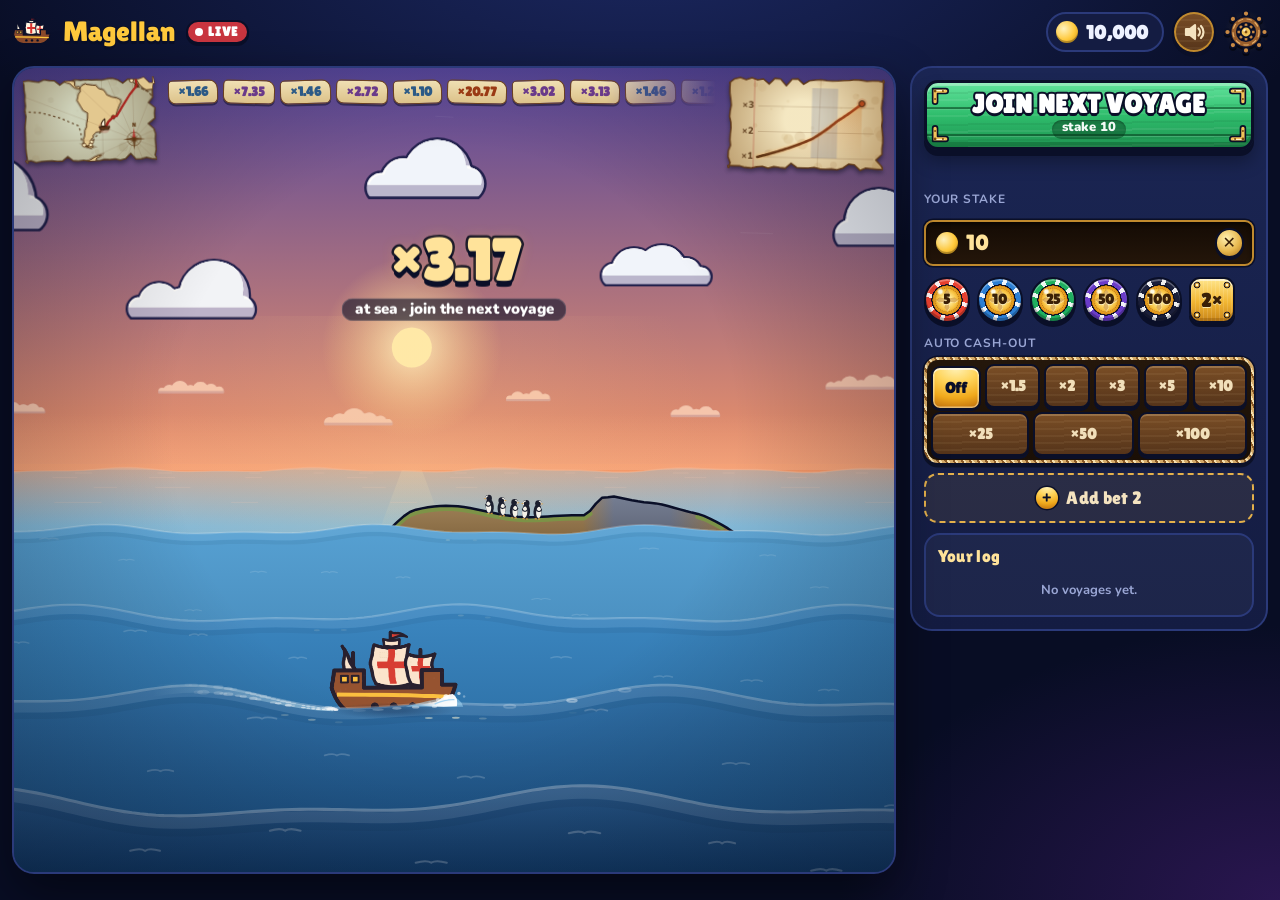
<file: games/fair-winds/live/index.html>
<!doctype html>
<html lang="en">
<head>
<meta charset="utf-8">
<meta name="viewport" content="width=device-width, initial-scale=1, viewport-fit=cover">
<meta name="theme-color" content="#080d24">
<title>Magellan Live</title>
<link rel="preconnect" href="https://fonts.googleapis.com">
<link rel="preconnect" href="https://fonts.gstatic.com" crossorigin>
<link rel="stylesheet" href="https://fonts.googleapis.com/css2?family=Lilita+One&family=Nunito:wght@600;800;900&display=swap">
<link rel="stylesheet" href="style.css">
</head>
<body>
<div class="wrap">
  <header class="top">
    <div class="logo"><span id="logoShip"></span><b>Magellan</b><span class="livepill" id="live" title="Every player sees the same voyage at the same moment"><i></i>LIVE</span></div>
    <div class="tr">
      <div class="wallet" id="walletBox"><span class="coin"></span><span id="gold">10,000</span></div>
      <button class="gear" id="soundBtn" type="button" aria-label="Sound on" aria-pressed="true"><svg viewBox="0 0 24 24" fill="none" stroke="currentColor" stroke-width="2.2" stroke-linecap="round" stroke-linejoin="round"><path d="M4 9v6h4l5 4V5L8 9z" fill="currentColor"/><path class="w1" d="M16.5 8.5a5 5 0 0 1 0 7"/><path class="w2" d="M19 6a8.5 8.5 0 0 1 0 12"/></svg></button>
      <button class="gear" id="infoBtn" type="button" aria-label="Game info"><svg viewBox="0 0 24 24" fill="none" stroke="currentColor" stroke-width="2.2" stroke-linecap="round" stroke-linejoin="round"><circle cx="12" cy="12" r="3.2"/><path d="M12 2.5v3M12 18.5v3M2.5 12h3M18.5 12h3M5.3 5.3l2.1 2.1M16.6 16.6l2.1 2.1M5.3 18.7l2.1-2.1M16.6 7.4l2.1-2.1"/></svg></button>
    </div>
  </header>

  <section class="stage" id="stage">
    <canvas id="scene"></canvas>
    <div class="hud">
      <canvas class="mini" id="mini" aria-label="Route map"></canvas>
      <div class="hist" id="hist" aria-label="Recent voyages"></div>
      <canvas class="chart" id="chart" aria-label="The climb"></canvas>
      <div class="mult" id="mult"></div>
      <div class="banner" id="banner" hidden></div>
      <span class="livepill stagepill"><i></i>LIVE</span>
    </div>
  </section>

  <aside class="deck">
    <!-- the big buttons sit on top (user, 2026-11-14); with a second bet its button comes up beside the first -->
    <div class="acts" id="acts">
      <button class="big go" id="action0" type="button"><span class="a1">JOIN THE VOYAGE</span><small class="a2"></small></button>
      <button class="big go" id="action1" type="button" hidden><span class="a1">JOIN</span><small class="a2"></small></button>
    </div>
    <div class="note" id="note"></div>
    <button class="ghost rescue" id="rescue" type="button" hidden>Out of gold? The crown sends 100</button>
    <!-- one bet, or two separate bets (user, 2026-11-14): each its own stake, chips, auto cash-out and button; filled in by game.js -->
    <div class="slips" id="slips"></div>
    <button class="addbet" id="addBet" type="button"><i class="bn">+</i>Add bet 2</button>

    <div class="card">
      <h3>Your log</h3>
      <ul class="log" id="log"><li class="empty">No voyages yet.</li></ul>
    </div>
  </aside>
</div>

<div class="modal" id="modal" hidden><div class="sheet" role="dialog" aria-modal="true" aria-labelledby="sheetTitle">
  <header><h2 id="sheetTitle">Game info</h2><button type="button" class="ghost" id="closeModal">Close</button></header>
  <p>Sail the route of Magellan's fleet, the first voyage around the world; the checkpoints on the map mark where the fleet really put in. One voyage at a time, and every player sees the same one at the same moment. Join while the ship boards, then cash out before she is lost. The multiplier grows with the distance sailed round the world: make it all the way home and everyone still aboard is paid <b>×1000</b>.</p>
  <p>Storms, trade winds and rough water speed the climb up. They never change where a voyage ends.</p>
  <table class="facts"><tbody>
    <tr><th>Payback</th><td>99% for any cash-out target</td></tr>
    <tr><th>Biggest win</th><td>×1000 your stake</td></tr>
    <tr><th>Stake</th><td>from 1 gold, up to all you have</td></tr>
    <tr><th>Bets</th><td>one, or add a second under your stake (each with its own stake and cash-out)</td></tr>
    <tr><th>Voyages lost at the quay</th><td>about 2 in 100 (×1.00)</td></tr>
  </tbody></table>
  <p class="fine"><b>Demo build.</b> Each voyage's result comes from a public schedule: SHA-256 of <code>magellan-live:v1:&lt;hour&gt;:&lt;voyage&gt;</code>; the first 13 hex digits give <i>u</i>, and the ship is lost at ⌊99 ÷ (1 − <i>u</i>)⌋ ÷ 100. Anyone can check a finished voyage by tapping it in the strip. A real-money version would keep the seeds on a server (a hash chain) so no one can see a result ahead of time.</p>
  <p class="fine" id="clockInfo"></p>
</div></div>

<div class="pop" id="pop" hidden></div>

<script src="data.js"></script>
<script src="engine.js"></script>
<script src="fw-render.js"></script>
<script src="adapter.js"></script>
<script src="game.js"></script>
</body>
</html>
</file>
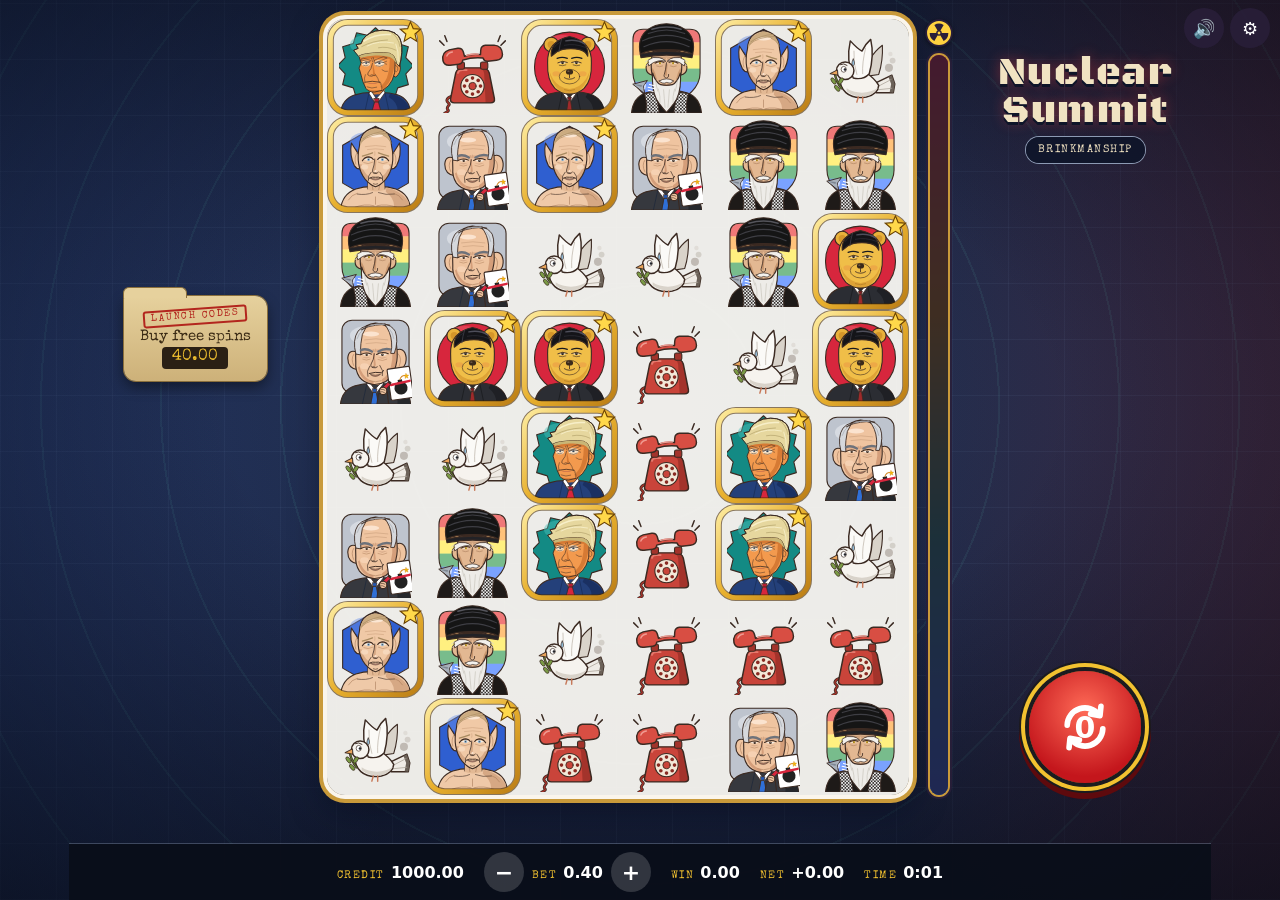
<file: games/nuclear-summit-v2/nuclear-summit-v2.html>
<!doctype html>
<html lang="en">
<head>
<meta charset="utf-8">
<meta name="viewport" content="width=device-width, initial-scale=1, viewport-fit=cover">
<title>Nuclear Summit v2</title>
<link rel="preconnect" href="https://fonts.googleapis.com">
<link rel="preconnect" href="https://fonts.gstatic.com" crossorigin>
<link href="https://fonts.googleapis.com/css2?family=Black+Ops+One&family=Special+Elite&display=swap" rel="stylesheet">
<style>
:root{--bg1:#ffd6ec;--bg2:#d9c8ff;--panel:rgba(255,255,255,.72);--text:#2a1f3a;--muted:#6b5a7a;--deep:#4b1d8f;--hot:#e8306f;--rim:#8A64D6}
*{box-sizing:border-box}
html,body{margin:0}
body{font-family:system-ui,-apple-system,"Segoe UI",Roboto,sans-serif;color:var(--text);background:linear-gradient(160deg,var(--bg1),var(--bg2)) fixed;min-height:100vh;-webkit-tap-highlight-color:transparent}
button{font:inherit;border:0;cursor:pointer;border-radius:14px;min-height:44px;min-width:44px;color:var(--text)}
button:focus-visible{outline:3px solid var(--deep);outline-offset:2px}

/* ===== Cabinet layout =====
   Phone (portrait): logo, board, message, buy panel, a row with tools | spin | free-spins box, control bar.
   Desktop / landscape: buy panel and tools on the left, board in the middle, logo, free-spins box and
   spin on the right, control bar along the bottom. */
.cabinet{min-height:100vh;min-height:100dvh;display:grid;grid-template-columns:1fr auto 1fr;
  grid-template-areas:"logo logo logo" "board board board" "msg msg msg" "buy buy buy" "tools spin info" "bar bar bar";
  justify-items:center;align-content:start;gap:8px 14px;padding-block:10px 0;padding-left:max(16px, env(safe-area-inset-left, 0px));padding-right:max(16px, env(safe-area-inset-right, 0px))}
.logo{grid-area:logo;text-align:center}
h1{font-size:clamp(26px,7vw,40px);margin:0;font-weight:900;letter-spacing:.5px;color:var(--deep);line-height:1}
.badges{display:flex;gap:6px;flex-wrap:wrap;justify-content:center;margin-top:6px}
.badge{font-size:10px;font-weight:800;background:var(--text);color:#fff;padding:3px 7px;border-radius:999px;white-space:nowrap}
.badge.warn{background:#f2b705;color:#3a2a00}
.board{grid-area:board}
.stage{position:relative}
/* Red alert when the bonus triggers: a slow red pulse over the grid (about 1.4 flashes a second,
   well under the 3-per-second photosensitivity limit); held steady for reduced motion. */
.stage::after{content:'';position:absolute;inset:0;border-radius:18px;pointer-events:none;opacity:0;z-index:1;background:radial-gradient(circle at 50% 50%,rgba(255,40,40,.08),rgba(220,0,0,.6));box-shadow:inset 0 0 0 6px #ff2b2b}
.stage.alert::after{opacity:.7} /* steady: no pulsing */
@keyframes redalert{0%,100%{opacity:.15}50%{opacity:1}}
@media (prefers-reduced-motion: reduce){.stage.alert::after{animation:none;opacity:.6}}
.stage .overlay{z-index:2}
/* Blast wave when the bonus triggers: one white flash over the grid (a single flash, not a strobe). */
.stage::before{content:'';position:absolute;inset:0;border-radius:18px;pointer-events:none;opacity:0;z-index:3;background:radial-gradient(circle at 50% 50%,#fff 0%,#fff3d6 45%,rgba(255,170,80,.85) 100%)}
.stage.flash::before{animation:blastflash .9s ease-out}
@keyframes blastflash{0%{opacity:0}12%{opacity:.95}100%{opacity:0}}
@media (prefers-reduced-motion: reduce){.stage.flash::before{animation:none}}
.stage.doom::before{background:radial-gradient(circle at 50% 50%,#f0ffe9 0%,#a8ff9e 45%,rgba(40,190,70,.85) 100%)}
canvas{display:block;border-radius:18px;background:rgba(255,255,255,.4);box-shadow:inset 0 0 0 3px rgba(123,47,247,.25)}
.overlay{position:absolute;inset:0;display:flex;align-items:center;justify-content:center;flex-direction:column;text-align:center;pointer-events:none;opacity:0;transition:opacity .25s;padding:16px}
.overlay.show{opacity:1}
.overlay.tap{pointer-events:auto;cursor:pointer}
.overlay.tap .sub{animation:tapPulse 1.1s ease-in-out infinite}
@keyframes tapPulse{50%{transform:scale(1.08)}}
@media (prefers-reduced-motion: reduce){.overlay.tap .sub{animation:none}}
.overlay .big{font-size:clamp(30px,9vw,56px);font-weight:900;color:#fff;-webkit-text-stroke:2px var(--deep);text-shadow:0 4px 0 var(--deep);line-height:1.05}
.overlay .sub{font-size:16px;font-weight:800;color:var(--deep);background:rgba(255,255,255,.92);padding:4px 12px;border-radius:999px;margin-top:10px}
.msg{grid-area:msg;min-height:24px;text-align:center;font-weight:900;font-size:16px;color:var(--deep);max-width:640px}

/* Buy panel */
.buycard{grid-area:buy;display:flex;flex-direction:column;align-items:center;gap:2px;padding:10px 22px;border-radius:18px;
  background:linear-gradient(#ffe066,#f2b705);color:#3a2a00;box-shadow:0 0 0 3px #fff,0 0 0 6px #2a1f1a,0 6px 0 6px #b88700;line-height:1.1}
.buycard .t{font-size:13px;font-weight:900;letter-spacing:1px}
.buycard .s{font-size:18px;font-weight:900}
.buycard b{font-size:20px;font-variant-numeric:tabular-nums;background:#2a1f1a;color:#FFD23F;border-radius:10px;padding:3px 10px;margin-top:4px}
.buycard small{font-size:11px;font-weight:700}
.buycard:disabled{filter:grayscale(.7);opacity:.6;cursor:default}
.buycard[hidden]{display:none}

/* Spin and round tool buttons */
.spinbox{grid-area:spin;display:flex;flex-direction:column;align-items:center;gap:4px}
#spin{width:96px;height:96px;border-radius:50%;padding:0;color:#fff;background:radial-gradient(circle at 50% 35%,#ff8ab8,#e8306f 70%);box-shadow:0 0 0 4px #fff,0 0 0 7px #2a1f1a,0 6px 0 7px #a3134a;display:grid;place-items:center;position:relative}
#spin svg{width:52px;height:52px}
#spin .count{position:absolute;inset:0;display:grid;place-items:center;font-size:30px;font-weight:900}
#spin.free{background:radial-gradient(circle at 50% 35%,#b48bff,#7B2FF7 70%);box-shadow:0 0 0 4px #fff,0 0 0 7px #2a1f1a,0 6px 0 7px var(--deep)}
#spin:disabled{filter:saturate(.7) brightness(.92);cursor:default}
#spin:active:not(:disabled){transform:translateY(3px)}
.spinbox .hint{font-size:11px;font-weight:800;color:#FFE9B8;text-shadow:0 1px 2px #140d26;text-transform:uppercase;letter-spacing:.5px}
/* Settings (gear) and sound sit in the top-right corner on every layout, the gear in the corner. */
.tools{position:absolute;top:max(8px, env(safe-area-inset-top, 0px));right:max(10px, env(safe-area-inset-right, 0px));z-index:4;display:flex;flex-direction:row-reverse;align-items:center;gap:6px}
.round{width:40px;height:40px;min-width:40px;min-height:40px;border-radius:50%;background:rgba(42,31,58,.85);color:#fff;font-size:18px;font-weight:900;display:grid;place-items:center;padding:0}
.tools input[type=range]{width:90px;accent-color:#7B2FF7}

/* Free-spins box */
.featurebox{grid-area:info;justify-self:start;min-width:132px;border-radius:16px;background:rgba(255,255,255,.85);border:3px solid var(--rim);text-align:center;padding:8px 10px;display:flex;flex-direction:column;gap:2px}
.featurebox .k{font-size:10px;font-weight:800;color:var(--muted);text-transform:uppercase;letter-spacing:.4px}
.featurebox .v{font-size:20px;font-weight:900;color:var(--deep);font-variant-numeric:tabular-nums;line-height:1.1}
.featurebox .v.sm{font-size:15px}
.featurebox.on{background:#2a1f3a;border-color:#ff7a3a;box-shadow:0 0 18px rgba(255,122,58,.55)}
.featurebox.on .k{color:#ffcf9e}.featurebox.on .v{color:#fff}

/* Control bar: credit, bet, win, net position and session time stay visible (market rule). */
.bar{grid-area:bar;position:sticky;bottom:0;justify-self:stretch;margin:4px calc(-1 * max(16px, env(safe-area-inset-right, 0px))) 0 calc(-1 * max(16px, env(safe-area-inset-left, 0px)));background:rgba(42,31,58,.94);color:#fff;display:flex;flex-wrap:wrap;justify-content:center;align-items:center;gap:6px 20px;padding-top:8px;padding-bottom:calc(8px + env(safe-area-inset-bottom, 0px));padding-left:max(16px, env(safe-area-inset-left, 0px));padding-right:max(16px, env(safe-area-inset-right, 0px));z-index:5}
.kv{display:flex;align-items:baseline;gap:6px;white-space:nowrap}
.kv span{font-size:11px;font-weight:900;color:#FFD23F;letter-spacing:.5px}
.kv b{font-size:16px;font-variant-numeric:tabular-nums}
.betctl{display:flex;align-items:center;gap:8px}
.betctl button{width:40px;height:40px;min-width:40px;min-height:40px;border-radius:50%;background:rgba(255,255,255,.16);color:#fff;font-size:22px;font-weight:900;padding:0}
.betctl button:disabled{opacity:.35;cursor:default}

@media (orientation:landscape) and (min-width:560px){
  .cabinet{grid-template-columns:minmax(150px,220px) auto minmax(150px,220px);
    grid-template-areas:"buy board logo" "buy board info" "tools board spin" ". msg ." "bar bar bar";
    grid-template-rows:auto 1fr auto auto auto;justify-content:center;align-items:center;gap:8px 22px;padding-block:14px 0}
  .logo,.featurebox,.spinbox,.buycard{justify-self:center}
  .logo{padding-top:40px}
  .buycard{padding:16px 18px}
  .buycard .s{font-size:22px}
  #spin{width:112px;height:112px}
  #spin svg{width:60px;height:60px}
  h1{font-size:clamp(26px,3vw,40px)}
}
/* Phones held upright: keep the spin row inside narrow screens. */
@media (orientation:portrait){
  .cabinet{column-gap:10px;grid-template-rows:auto auto auto auto auto 1fr}
  .bar{align-self:end} /* spare height goes above the bar, so it sits at the bottom of the screen */
  .featurebox{min-width:0;max-width:128px;padding:6px 8px}
  h1{font-size:clamp(22px,6vw,40px)}
}
/* Short landscape screens (phones turned sideways, small windows): compact side panels. */
@media (orientation:landscape) and (min-width:560px) and (max-height:560px){
  .cabinet{padding-top:6px;gap:4px 16px}
  h1{font-size:22px}
  .badges{margin-top:3px;gap:3px}.badge{font-size:9px;padding:2px 5px}
  .buycard{padding:8px 12px}.buycard .s{font-size:15px}.buycard b{font-size:16px}
  #spin{width:76px;height:76px}#spin svg{width:42px;height:42px}#spin .count{font-size:24px}
  .spinbox .hint{display:none}
  .featurebox{padding:4px 8px;min-width:120px}.featurebox .v{font-size:16px}.featurebox .v.sm{font-size:13px}
  .round{width:36px;height:36px;min-width:36px;min-height:36px;font-size:16px}
  .msg{font-size:14px;min-height:18px}
  .bar{padding-top:4px;padding-bottom:calc(4px + env(safe-area-inset-bottom, 0px))}.kv b{font-size:14px}
  .betctl button{width:34px;height:34px;min-width:34px;min-height:34px}
}

/* Short portrait screens (the Game Lobby's phone window, phones in a browser, small windows): the
   whole cabinet fits on one screen. Info and sound sit beside the title; the buy panel, spin button
   and free-spins box share one row; the control bar is tighter. resize() then gives the board
   whatever height is left. */
@media (orientation:portrait) and (max-height:780px){
  .cabinet{grid-template-areas:"logo logo logo" "board board board" "msg msg msg" "buy spin info" "bar bar bar";grid-template-rows:auto auto auto auto 1fr;gap:6px 8px;padding-top:4px}
  h1{font-size:22px}
  .tools{top:max(4px, env(safe-area-inset-top, 0px))}
  .round{width:34px;height:34px;min-width:34px;min-height:34px;font-size:15px}
  .msg{font-size:13px;min-height:17px}
  .buycard{justify-self:end;align-self:center;padding:5px 10px;box-shadow:0 0 0 2px #fff,0 0 0 4px #2a1f1a,0 4px 0 4px #b88700}
  .buycard .t{font-size:9px;letter-spacing:.5px}.buycard .s{font-size:12px}.buycard b{font-size:14px;padding:1px 8px;margin-top:2px}
  #spin{width:66px;height:66px}#spin svg{width:36px;height:36px}#spin .count{font-size:22px}
  .spinbox{align-self:center}.spinbox .hint{display:none}
  .featurebox{justify-self:start;align-self:center;padding:4px 8px;border-width:2px;max-width:124px}
  .featurebox .k{font-size:9px}.featurebox .v{font-size:15px}.featurebox .v.sm{font-size:12px}
  .bar{gap:2px 14px;padding-top:4px;padding-bottom:calc(4px + env(safe-area-inset-bottom, 0px))}
  .kv span{font-size:10px}.kv b{font-size:14px}
  .betctl{gap:6px}.betctl button{width:36px;height:36px;min-width:36px;min-height:36px;font-size:19px}
}

/* Below the cabinet: paytable, settings and dev tools. */
.below{max-width:900px;margin:0 auto;padding:12px 16px 28px;display:flex;flex-direction:column;gap:10px}
/* Settings sheet (the gear button): sound, paytable and rules, dev tools and the parody notice. */
.sheet{position:fixed;inset:0;z-index:15;background:rgba(20,13,38,.62);display:flex;justify-content:center;align-items:flex-start;padding:max(10px, env(safe-area-inset-top, 0px)) 10px 10px;overflow:auto;-webkit-overflow-scrolling:touch}
.sheet[hidden]{display:none}
.sheet .below{width:100%;margin:0 auto;background:rgba(246,241,255,.97);border-radius:18px;box-shadow:0 10px 40px rgba(0,0,0,.4);padding:10px 12px 16px}
.sheethead{display:flex;align-items:center;justify-content:space-between}
.sheethead h2{margin:0;font-size:18px;color:var(--deep)}
#setClose{width:40px;height:40px;min-width:40px;min-height:40px;border-radius:50%;background:rgba(42,31,58,.1);font-size:18px;font-weight:900;padding:0}
.volrow{display:flex;align-items:center;gap:10px;font-weight:800;font-size:14px;background:var(--panel);border-radius:12px;padding:8px 12px}
.volrow input{flex:1;accent-color:#7B2FF7}
.small-btn{background:var(--panel);font-size:13px;font-weight:700;padding:0 12px}
details{background:var(--panel);border-radius:12px;padding:8px 12px;font-size:14px}
summary{cursor:pointer;font-weight:800;min-height:28px;line-height:28px}
.pt{display:grid;grid-template-columns:repeat(auto-fill,minmax(260px,1fr));gap:8px;margin-top:8px}
.pt .s.wide{grid-column:1/-1}
.pt .p{display:flex;flex-wrap:wrap;gap:3px 4px}
.pt .band{display:inline-flex;gap:3px;align-items:baseline;padding:1px 5px;border-radius:6px;background:rgba(0,0,0,.05);white-space:nowrap}
.pt .band i{font-style:normal;font-size:11px;font-weight:700;opacity:.6}
.pt .s{display:flex;gap:8px;align-items:center;background:rgba(255,255,255,.6);border-radius:10px;padding:6px}
.pt img{width:44px;height:55px;flex:none}
.pt .n{font-weight:800;font-size:13px}
.pt .p{font-size:12px;color:var(--muted);font-variant-numeric:tabular-nums}
.rules{margin:8px 0 0;padding-left:18px;line-height:1.5}
.dev label{display:flex;gap:8px;align-items:center;margin:6px 0;flex-wrap:wrap}
.dev select{font:inherit;min-height:36px;border-radius:8px}
.dev .out{font-family:ui-monospace,Menlo,monospace;font-size:12px;white-space:pre-wrap;background:rgba(255,255,255,.7);border-radius:8px;padding:6px;margin-top:6px}
.log{list-style:none;margin:6px 0 0;padding:0;max-height:220px;overflow:auto;font-family:ui-monospace,Menlo,monospace;font-size:12px}
.log li{display:flex;justify-content:space-between;gap:6px;align-items:center;padding:3px 0;border-bottom:1px solid rgba(0,0,0,.06)}
.log button{min-height:30px;min-width:30px;font-size:12px;padding:0 8px;background:#fff;border-radius:8px}
.modal{position:fixed;inset:0;background:rgba(42,31,58,.55);display:flex;align-items:center;justify-content:center;z-index:20;padding:16px}
.modal[hidden]{display:none}
.modal .card{background:#fff;border-radius:18px;padding:18px;max-width:340px;width:100%;text-align:center}
.modal h2{margin:0 0 8px;font-size:20px;color:var(--deep)}
.modal p{margin:0 0 14px;line-height:1.45}
.modal .row{display:flex;gap:10px;justify-content:center}
.modal .row button{padding:0 18px;font-weight:800}
#buyOk{background:var(--hot);color:#fff}
#buyCancel{background:#eee}
footer{font-size:12px;color:var(--muted);text-align:center;line-height:1.5}
/* Background: a plain, calm navy so the board and its multipliers stand out (the old Summit Hall art is in art/bg_base*.svg). A fixed layer, so it also stays put on iOS. */
body::before{content:"";position:fixed;inset:0;z-index:-1;pointer-events:none;background:radial-gradient(ellipse 85% 75% at 50% 45%,#2B3B62 0%,#1C2745 55%,#0F162B 100%)}
/* Reels sit on a near-solid panel with a purple rim so they pop off the hall; the title gets a soft white glow. */
canvas{background:rgba(255,253,247,.92);box-shadow:0 0 0 4px rgba(255,255,255,.9),0 0 0 8px #C99A3A,0 12px 34px rgba(5,10,25,.55)}
/* Text on the navy hall: warm cream title with an amber glow, light message line, steel badges. */
h1{color:#FFE9B8;text-shadow:0 3px 0 #1C2742,0 0 12px rgba(242,169,59,.75)}
.msg{color:#FFF4DC;text-shadow:0 1px 3px #0D1426}
.badge:not(.warn){background:#3A4A72;box-shadow:0 0 0 1px #6F80A8}
/* Free-spins background: the same plain look in deep purple, fading in while body has .fs (the old Bunker art is in art/bg_free*.svg). */
body::after{content:"";position:fixed;inset:0;z-index:-1;pointer-events:none;opacity:0;transition:opacity .8s ease;background:radial-gradient(ellipse 85% 75% at 50% 45%,#3B2868 0%,#25173F 55%,#130C24 100%)}
body.fs::after{opacity:1}
body.fs h1{color:#fff;text-shadow:0 2px 0 #4b1d8f,0 0 10px #3FD1C9}
body.fs .msg{color:#fff;text-shadow:0 1px 2px #140d26}
body.fs .badge:not(.warn){background:#5A4A8C;box-shadow:0 0 0 1px #8F7FC8}
@media (prefers-reduced-motion: reduce){body::after{transition:none}}
/* ===== v2 ===== */
.modebadge{margin-top:6px;min-height:26px;min-width:0;padding:3px 12px;border-radius:999px;font-size:10px;font-weight:900;letter-spacing:.5px;text-transform:uppercase;background:rgba(42,31,58,.85);color:#FFE9B8;box-shadow:0 0 0 1px #C99A3A}
.modebadge:disabled{opacity:.75;cursor:default}
.overlay .note{max-width:min(92%,420px);margin-top:10px;font-size:14px;font-weight:800;line-height:1.35;color:#fff;background:rgba(20,13,38,.88);padding:8px 12px;border-radius:12px}
.overlay .note[hidden]{display:none}
/* Launch codes: a secondary control, quieter than Spin */
.buycard{padding:8px 14px;border-radius:14px;background:rgba(42,31,58,.9);color:#FFE9B8;box-shadow:0 0 0 2px #C99A3A;gap:1px}
.buycard .t{font-size:10px;letter-spacing:1px;color:#FFD23F}
.buycard .s{font-size:13px;font-weight:800}
.buycard b{font-size:14px;background:transparent;color:#FFD23F;padding:0;margin-top:1px}
/* Feature box: free spins only (spins left, feature win, hottest square, Doomsday Protocol tag) */
.featurebox [hidden]{display:none}
.featurebox[hidden]{display:none}
.featurebox .tag{font-size:10px;font-weight:900;letter-spacing:.5px;text-transform:uppercase;color:#10240c;background:#5CFF6A;border-radius:999px;padding:2px 8px;align-self:center;margin-bottom:2px}
/* Nuclear meter beside the board: fills from the bottom, blue to red; dims during free spins */
.board{display:flex;align-items:stretch;gap:16px} /* clears the board's 8px gold ring */
.nmeter{display:flex;flex-direction:column;align-items:center;gap:8px;width:28px;transition:opacity .3s}
.nmeter .cap{width:28px;height:28px;flex:none;filter:drop-shadow(0 1px 2px rgba(0,0,0,.5))}
.nmeter .track{flex:1;width:18px;border-radius:999px;position:relative;overflow:hidden;background:linear-gradient(to top,#3B7BE0,#2E9E6B 35%,#C99400 65%,#E23B3B);box-shadow:0 0 0 2px #C99A3A,0 0 0 4px rgba(42,31,58,.85)}
.nmeter .track i{position:absolute;left:0;right:0;top:0;height:100%;background:rgba(24,17,44,.78);transition:height .45s ease-out} /* the empty part: the scale shows dimly through */
.nmeter.hot .track{box-shadow:0 0 0 2px #E23B3B,0 0 0 4px rgba(42,31,58,.85),0 0 14px rgba(226,59,59,.6)}
body.fs .nmeter{opacity:.4}
@media (prefers-reduced-motion: reduce){.nmeter .track i{transition:none}}
.featurebox.on{border-color:#C99A3A;box-shadow:0 0 18px rgba(201,154,58,.55)}
/* The bunker: a dark board in free spins, so the fallout heat reads */
body.fs canvas{background:rgba(26,19,46,.95)}
/* Settings: game mode */
.modes{border:0;margin:0;padding:8px 12px;background:var(--panel);border-radius:12px;display:flex;flex-direction:column;gap:6px}
.modes legend{float:left;width:100%;padding:0;margin-bottom:2px;font-weight:800;font-size:14px}
.modes .mode{display:flex;gap:10px;align-items:flex-start;padding:6px 8px;border-radius:10px;background:rgba(255,255,255,.6);cursor:pointer}
.modes .mode input{margin-top:3px;accent-color:#7B2FF7;width:18px;height:18px;flex:none}
.modes .mode b{display:block;font-size:14px}
.modes .mode small{display:block;font-size:12px;color:var(--muted);line-height:1.35}
/* Phones held upright: buy, spin and the feature box share one row; the title stays clear of the sound and settings buttons */
@media (orientation:portrait){
  .cabinet{grid-template-areas:"logo logo logo" "board board board" "msg msg msg" "buy spin info" "bar bar bar";grid-template-rows:auto auto auto auto 1fr}
  .buycard{justify-self:end;align-self:center}
  .featurebox{justify-self:start;align-self:center}
  .spinbox{align-self:center}.spinbox .hint{display:none} /* the label sat behind the button's rim; the button is labelled for screen readers */
  h1{font-size:clamp(20px,5.6vw,40px)}
  /* Sound and settings split to opposite top corners (settings stays top right), so the centred
     title has clear room on both sides at any phone width, 320 px included. The row spans the
     width, so it lets taps through except on the buttons themselves. */
  .tools{left:max(10px, env(safe-area-inset-left, 0px));justify-content:space-between;pointer-events:none}
  .tools > *{pointer-events:auto}
}
@media (orientation:landscape) and (min-width:560px){
  .buycard{padding:12px 16px}.buycard .s{font-size:15px}.buycard b{font-size:16px}
}
/* ===== Cold War war room =====
   A 1960s command bunker, kept quiet so the board stays the brightest thing on screen: a faint plotting
   grid and radar rings on the navy, a blue West / red East tint at the edges, stencil lettering, and
   teleprinter type for labels. Free spins switch the room to red alert. Fonts fall back to Impact and
   Courier when Google Fonts can't load. */
:root{--stencil:"Black Ops One",Impact,"Arial Black",sans-serif;--teletype:"Special Elite","Courier New",ui-monospace,monospace}
body::before{background:
  radial-gradient(ellipse 85% 75% at 50% 45%,rgba(8,12,24,0) 38%,rgba(8,12,24,.78) 100%),
  repeating-radial-gradient(circle at 50% 45%,rgba(94,214,190,0) 0 118px,rgba(94,214,190,.075) 118px 120px),
  repeating-linear-gradient(0deg,rgba(150,185,230,.055) 0 1px,transparent 1px 56px),
  repeating-linear-gradient(90deg,rgba(150,185,230,.055) 0 1px,transparent 1px 56px),
  linear-gradient(90deg,rgba(70,120,230,.18),rgba(70,120,230,0) 30%,rgba(220,60,60,0) 70%,rgba(220,60,60,.18)),
  radial-gradient(ellipse 85% 75% at 50% 45%,#26365A 0%,#1A2441 55%,#0E1529 100%)}
body::after{background:
  radial-gradient(ellipse 85% 75% at 50% 45%,rgba(14,4,7,0) 38%,rgba(14,4,7,.8) 100%),
  repeating-radial-gradient(circle at 50% 45%,rgba(255,96,84,0) 0 118px,rgba(255,96,84,.09) 118px 120px),
  repeating-linear-gradient(0deg,rgba(255,130,120,.05) 0 1px,transparent 1px 56px),
  repeating-linear-gradient(90deg,rgba(255,130,120,.05) 0 1px,transparent 1px 56px),
  radial-gradient(ellipse 85% 75% at 50% 45%,#4A1622 0%,#2A0C16 55%,#14060B 100%)}
body.fs canvas{background:rgba(18,17,30,.95)}
/* Lettering: stencil for the title and big calls, teleprinter for labels */
h1{font-family:var(--stencil);font-weight:400;letter-spacing:1.5px;color:#F1E3C2;text-shadow:0 3px 0 #0E1529,0 0 14px rgba(226,59,59,.45)}
body.fs h1{color:#FFE9D6;text-shadow:0 2px 0 #2A0C16,0 0 12px rgba(255,90,80,.8)}
.overlay .big{font-family:var(--stencil);font-weight:400;letter-spacing:1px;-webkit-text-stroke:2px #1B1014;text-shadow:0 4px 0 #B3261E}
.overlay .sub{font-family:var(--teletype);font-weight:400;letter-spacing:1px;background:#F1E3C2;color:#2A1F14}
.modebadge{font-family:var(--teletype);font-weight:400;font-size:11px;letter-spacing:1.5px;background:rgba(14,21,41,.88);color:#F1E3C2;box-shadow:0 0 0 1px #8C9AB3}
.msg{font-family:var(--teletype);font-weight:400;letter-spacing:.5px}
/* Launch codes: a classified manila folder with a red stamp */
.buycard{position:relative;background:linear-gradient(#E6D19D,#CDB179);color:#3A2A14;border-radius:3px 12px 12px 12px;box-shadow:0 0 0 1px #8A6F3C,0 6px 14px rgba(0,0,0,.45)}
.buycard::before{content:"";position:absolute;left:-1px;top:-9px;width:44%;height:10px;background:#E6D19D;border:1px solid #8A6F3C;border-bottom:0;border-radius:6px 6px 0 0}
.buycard .t{font-family:var(--teletype);font-weight:400;color:#B3261E;border:2px solid #B3261E;border-radius:3px;padding:1px 6px;transform:rotate(-4deg);letter-spacing:1.5px;margin-bottom:3px}
.buycard .s{font-family:var(--teletype);font-weight:400;color:#3A2A14}
.buycard b{font-family:var(--teletype);font-weight:400;background:#2A1F14;color:#F2C230;border-radius:4px;padding:2px 10px}
/* Spin: the big red launch button in a hazard-yellow collar; amber during free spins */
#spin{background:radial-gradient(circle at 50% 35%,#FF6B57,#C4161C 72%);box-shadow:0 0 0 4px #1B1B1F,0 0 0 8px #F2C230,0 0 0 10px #1B1B1F,0 6px 0 10px #5E0A0D}
#spin.free{background:radial-gradient(circle at 50% 35%,#FFC46B,#E0700C 72%);box-shadow:0 0 0 4px #1B1B1F,0 0 0 8px #F2C230,0 0 0 10px #1B1B1F,0 6px 0 10px #7A3A06}
/* Free-spins box: a green phosphor readout */
.featurebox .k{font-family:var(--teletype);font-weight:400;letter-spacing:1px}
.featurebox.on{background:#06130C;border-color:#2FAF5A;box-shadow:0 0 0 1px #0B2416,0 0 18px rgba(47,175,90,.45)}
.featurebox.on .k{color:#5FD884}.featurebox.on .v{color:#C2FFD2;text-shadow:0 0 6px rgba(120,255,160,.6)}
/* Control bar: teleprinter labels on gunmetal */
.bar{background:rgba(10,14,26,.95);box-shadow:0 -1px 0 rgba(140,154,179,.35)}
.kv span{font-family:var(--teletype);font-weight:400;color:#F2C230;letter-spacing:1.5px}
</style>
</head>
<body>
<div class="cabinet" id="cabinet">
  <div class="logo">
    <h1>Nuclear Summit</h1>
    <button class="modebadge" id="modeBadge" aria-label="Game mode, opens settings">Brinkmanship</button>
  </div>

  <div class="board">
    <div class="stage" id="stage">
      <canvas id="c" aria-label="Slot grid, 6 columns by 8 rows"></canvas>
      <div class="overlay" id="ov"><div class="big" id="ovBig"></div><div class="sub" id="ovSub"></div><div class="note" id="ovNote" hidden></div></div>
    </div>
    <div class="nmeter" id="nmeter" role="meter" aria-label="Nuclear meter" aria-valuemin="0" aria-valuemax="100" aria-valuenow="0">
      <svg class="cap" viewBox="0 0 24 24" aria-hidden="true"><circle cx="12" cy="12" r="11" fill="#FFD23F" stroke="#2a1f3a" stroke-width="1.5"/><path d="M12 12 L8 5.07 A8 8 0 0 1 16 5.07 Z M12 12 L20 12 A8 8 0 0 1 16 18.93 Z M12 12 L8 18.93 A8 8 0 0 1 4 12 Z" fill="#2a1f3a"/><circle cx="12" cy="12" r="1.8" fill="#FFD23F" stroke="#2a1f3a" stroke-width="1.2"/></svg>
      <div class="track"><i id="nmCover"></i></div>
    </div>
  </div>

  <div class="msg" id="msg" aria-live="polite"></div>

  <button class="buycard" id="buy"><span class="t">LAUNCH CODES</span><span class="s">Buy free spins</span><b id="buyCost">0.00</b></button>

  <div class="tools">
    <button class="round" id="info" aria-label="Settings, paytable and rules">⚙️</button>
    <button class="round" id="mute" aria-pressed="false" aria-label="Mute sound">🔊</button>
  </div>

  <div class="spinbox">
    <button id="spin" aria-label="Spin">
      <svg viewBox="0 0 64 64" aria-hidden="true" fill="none" stroke="#fff" stroke-width="6" stroke-linecap="round" stroke-linejoin="round"><path d="M13 30a19 19 0 0 1 34-11"/><path d="M38 18l10 2 1-10"/><path d="M51 34a19 19 0 0 1-34 11"/><path d="M26 46l-10-2-1 10"/></svg>
      <span class="count" id="spinCount" hidden></span>
    </button>
    <div class="hint" id="spinHint">Spin</div>
  </div>

  <div class="featurebox" id="feature">
    <div class="tag" id="fbTag" hidden>Doomsday Protocol</div>
    <div class="k" id="fbK1">Free spins left</div><div class="v" id="fbV1" aria-live="polite"></div>
    <div class="k" id="fbK2" hidden></div><div class="v sm" id="fbV2" hidden></div>
    <div class="k" id="fbK3" hidden></div><div class="v sm" id="fbV3" hidden></div>
  </div>

  <div class="bar">
    <div class="kv"><span>CREDIT</span><b id="bal">0</b></div>
    <div class="betctl">
      <button id="betDown" aria-label="Lower bet">−</button>
      <div class="kv"><span>BET</span><b id="bet">0.40</b></div>
      <button id="betUp" aria-label="Raise bet">+</button>
    </div>
    <div class="kv"><span>WIN</span><b id="win">0.00</b></div>
    <div class="kv"><span>NET</span><b id="net">0.00</b></div>
    <div class="kv"><span>TIME</span><b id="time">0:00</b></div>
  </div>
</div>

<div class="sheet" id="settings" hidden role="dialog" aria-modal="true" aria-labelledby="setTitle">
<div class="below">
  <div class="sheethead"><h2 id="setTitle">Settings</h2><button id="setClose" aria-label="Close settings">✕</button></div>
  <fieldset class="modes" id="modes"></fieldset>
  <label class="volrow">Sound volume <input id="vol" type="range" min="0" max="1" step="0.05" value="0.6"></label>
  <details id="ptDetails">
    <summary>Paytable &amp; rules</summary>
    <ul class="rules" id="rules"></ul>
    <div class="pt" id="pt"></div>
  </details>

  <details class="dev" id="dev">
    <summary>Dev tools (prototype only)</summary>
    <label>Force next spin
      <select id="force">
        <option value="">Nothing (normal play)</option>
        <option value="fs3">3 Nukes</option>
        <option value="protocol">Meter almost full, plus 4 Nukes (Doomsday Protocol)</option>
        <option value="gauge">Meter almost full, plus a Nuke</option>
        <option value="big">Big win (block of 12 Trumps)</option>
        <option value="n2">Free spin: 2 nukes explode</option>
        <option value="mini">Free spin: Mini Nuke</option>
        <option value="tsar">Free spin: Tsar Bomba</option>
        <option value="doom">Free spin: Doomsday</option>
      </select>
    </label>
    <label><button class="small-btn" id="sim">Estimate RTP of this mode (200,000 spins)</button> <button class="small-btn" id="reset">Reset play credits</button></label>
    <div class="out" id="simOut">Not run yet.</div>
    <div style="margin-top:8px;font-weight:800">Spin log <span id="state" style="font-weight:600;color:var(--muted)"></span></div>
    <ul class="log" id="log"></ul>
  </details>


  <footer>Parody. Not affiliated with or endorsed by anyone depicted. Caricatures are satire of public figures.<br>Play money only: no deposits, no purchases, no cash-out. Placeholder math: return figures are rough simulation estimates, not certified.</footer>
</div>
</div>

  <div class="modal" id="buyModal" hidden role="dialog" aria-modal="true" aria-labelledby="buyTitle">
    <div class="card">
      <h2 id="buyTitle">Buy launch codes?</h2>
      <p id="buyText"></p>
      <div class="row"><button id="buyCancel">Cancel</button><button id="buyOk">Buy</button></div>
    </div>
  </div>

<script src="audio/summit-audio.js"></script>
<script>
'use strict';
/*ENGINE-START*/
// ===== Market / compliance config =====
const MARKETS = {
  // This build: play money only, with Ontario/UK-style play safeguards (2.5 s cycle, no autoplay or
  // turbo, net position and session time on screen). The feature buy stays on because no real money is
  // at stake; a real-money build for a market that bans buys switches it off.
  playMoney: { name: 'Play-money parody (Ontario/UK-style play safeguards, feature buy on)', minCycleMs: 2500, betLadder: [0.2, 0.4, 1, 2, 5], startCredits: 1000, allowBuy: true },
  // UK real money: no feature buy, and the stake per game cycle is capped at £5, or £2 for ages 18 to 24.
  ukRealMoney: { name: 'UK real money', minCycleMs: 2500, betLadder: [0.2, 0.4, 1, 2, 5], stakeCapByAge: [{ maxAge: 24, cap: 2 }, { maxAge: Infinity, cap: 5 }], startCredits: 0, allowBuy: false },
};
const MARKET = MARKETS.playMoney;
// The bets a player may use: the market's ladder, cut at that player's stake cap by age.
function betLadderFor(market, age) {
  const rule = market.stakeCapByAge && market.stakeCapByAge.find((r) => age <= r.maxAge);
  return rule ? market.betLadder.filter((b) => b <= rule.cap) : market.betLadder.slice();
}
const PLAYER_AGE = 30; // placeholder: a real-money build takes the verified age from the player's account
const LADDER = betLadderFor(MARKET, PLAYER_AGE);

// ===== Game spec. PLACEHOLDER MATH: roughly tuned by simulation only, not certified. =====
// 6 columns x 8 rows, 5 leaders and 2 low-pay props, cluster pays with tumbles. All bombs are wild.
//  - Bombs are wild. Each goes off once, in a winning cluster (after it pays) or in a chain of chainAt+
//    touching bombs; its fallout multiplies wins from the next tumble on. Base-game fallout clears when the spin ends. Free
//    spins come only from the nuclear meter (below) or a buy.
//  - Nuclear meter (0-100): every bomb that goes off pushes it up a random amount (meterRise); a base
//    spin where none go off lets it fall (meterDecay). A full meter starts the free spins, with that spin's
//    fallout, and empties; if 4+ Nukes went off in the spin that filled it, they are Doomsday Protocol
//    (Doomsday can land from the first free spin). It is kept per mode and bet for the session, and a
//    buy leaves it where it is.
//  - Launch codes (buy): buyCostX times the bet (100x) for the free spins, played at that bet on their own
//    reels (`buyBoost`: more Tsar Bombas), so the price pays back about the game's return on average.
//  - Fallout squares: every blast rolls a value and adds it to each square it hits: a Nuke or Mini Nuke
//    x1 or x2 (the mode's `yields`), the massive Tsar Bomba x10 to x100 over its whole area (`bigYields`,
//    free spins only). Values add up, to the mode's cap. Only the rare Doomsday doubles. A cluster pays its
//    normal amount times the SUM of the fallout squares under it (x1 if it covers none), up to the cap.
//  - Nuke barrage (free spins): after the board lands, 2-4 extra Nukes (the `barrage` table) drop onto
//    random symbols and go off with the rest. 7+ Nukes in one free spin, barrage included, retrigger.
// Mode figures (RTP split, feature frequency, average feature) are in MODES below; see SIM NOTES.
const SPEC = {
  cols: 6, rows: 8,
  minCluster: 5, clusterTiers: [5, 6, 7, 8, 9, 10, 12, 15, 20], // bands 5, 6, 7, 8, 9, 10-11, 12-14, 15-19, 20+
  // Pays per cluster band, times the bet, before the mode's payScale. Small clusters pay little;
  // the curve gets steep, so a 20+ cluster pays about 60-120x its 5-cluster.
  symbols: {
    trump:   { name: 'The orange one', pays: [1.5, 2.1, 3.4, 6, 11, 21, 41, 84, 175] },
    putin:   { name: 'Shirtless Vlad', pays: [1.2, 1.7, 2.7, 4.5, 8.1, 15, 29, 58, 115] },
    xi:      { name: 'Winnie the Xi',  pays: [0.9, 1.2, 2, 3.4, 6.1, 11, 22, 43, 88] },
    bibi:    { name: 'Bibi',           pays: [0.75, 1, 1.6, 2.7, 4.9, 8.9, 17, 33, 66] },
    ayat:    { name: 'The ayatollah',  pays: [0.6, 0.8, 1.3, 2.1, 3.6, 6.5, 12, 23, 44] },
    hotline: { name: 'The hotline',    pays: [0.45, 0.6, 0.95, 1.6, 2.8, 5, 9.4, 18, 35] },
    dove:    { name: 'Peace dove',     pays: [0.35, 0.5, 0.75, 1.2, 2.1, 3.6, 6.4, 12, 22] },
  },
  premium: ['trump', 'putin', 'xi'], // the top three pays, drawn with a gold frame
  scatter: 'nuke',
  // Nuke types. `reach` is how many steps (up, down, left, right) a blast travels from its square.
  // `big`: the massive bomb, which rolls on the mode's bigYields (x10 to x100) instead of yields (x1-x2).
  nukeTypes: { mini: { reach: 0 }, nuke: { reach: 1 }, tsar: { reach: 2, big: true }, doom: { reach: 0, doubleAll: true } },
  protocolAt: 4, fsAward: 10,
  fsRetrigger: 5, fsRetriggerAward: 5, // 5+ bombs going off in one free spin add 5 free spins
  chainAt: 3, // 3+ bombs touching each other go off together (a chain reaction), with or without a win
  barrage: [[0, 30], [1, 50], [2, 20]], // Nuke barrage: most free spins get 1 or 2 extra (wild) Nukes dropped onto the landed board
  buildUpSpins: 5, // free spins 1-5: more Nukes, no Doomsday (except in Doomsday Protocol)
  meterMax: 100, // the nuclear meter is full at 100
  nukeStack: [70, 22, 8], // free-spin Nukes land alone, 2 or 3 on top of each other (% chance)
  stripSeed: 'nuclear-summit-v2-placeholder',
};
// Two modes on the same art: a volatility choice with the same return, not a price choice.
// SIM NOTES (placeholder math: seeded placeholder strips run in Node, about 2.8M spins a mode; not certified; 15 Nov 2026):
//  Bombs are wild and go off once: in a winning cluster (after it pays) or in a chain of 3+ touching bombs. Their
//  fallout counts from the next tumble; a cluster is multiplied by the SUM of the squares it covers.
//  Base game: about 1 spin in 12 has a bomb go off. Barrage: 0-2 extra Nukes per free spin.
//  Summit        RTP ~99% (base ~57, free spins ~42), hit 1 in 2.3. 10 free spins, only from the meter: 1 in ~161
//                spins, ~6 bombs go off per feature, average feature ~67x, retriggers rare (~4% of features),
//                Doomsday in ~4%. Best round seen 10,000x (the cap). Buy: 100x the bet, ~95% back, ~83% under.
//  Brinkmanship  RTP ~99% (base ~57, free spins ~43), hit 1 in 2.2. Free spins 1 in ~239, ~8 bombs go off per
//                feature, average feature ~103x, retriggers ~8%, Doomsday ~4%. Best round seen ~12,000x; best buy
//                ~15,700x the bet (cap 25,000x). Buy: 100x the bet, ~96% back, about 83% under the price.
const LATE2 = { dove: 720, hotline: 600, ayat: 500, bibi: 440, xi: 340, putin: 280, trump: 240 }; // late reels: symbols doubled so the single Doomsday is rare
const MODES = {
  summit: {
    key: 'summit', name: 'Summit', vol: 'Medium volatility',
    blurb: 'Free spins more often, smaller multipliers.',
    yields: [[1, 60], [2, 40]], // a Nuke or Mini Nuke adds x1 or x2 to each square it hits
    bigYields: [[10, 55], [20, 25], [50, 15], [100, 5]], // a Tsar Bomba adds x10 to x100 over its whole area
    payScale: 1.045, spotCap: 500, maxWinX: 10000, buyCostX: 100, buyBoost: { tsar: 3, nuke: 6 }, buyBoostLate: { tsar: 2, nuke: 6 },
    meterRise: [12, 23], meterDecay: 1, // per bomb that goes off; only bombs in winning clusters go off
    baseStrip: { dove: 360, hotline: 300, ayat: 250, bibi: 220, xi: 170, putin: 140, trump: 120, nuke: 7 },
    freeStrip: { dove: 360, hotline: 300, ayat: 250, bibi: 220, xi: 170, putin: 140, trump: 120, nuke: 8, mini: 12, tsar: 1 },
    lateStrip: Object.assign({}, LATE2, { nuke: 8, mini: 12, tsar: 2, doom: 1 }),
    rtp: { game: 99, buy: 95, buyUnder: 83 }, // shown on the rules screen (from SIM NOTES)
  },
  // Shown as "Brinkmanship" (Doomsday is already a symbol and the Protocol). The key stays 'doomsday'
  // because it seeds the placeholder strips the SIM NOTES were measured on.
  doomsday: {
    key: 'doomsday', name: 'Brinkmanship', vol: 'High volatility',
    blurb: 'Rarer free spins, bigger multipliers.',
    yields: [[1, 50], [2, 50]],
    bigYields: [[10, 40], [25, 30], [50, 20], [100, 10]],
    payScale: 0.948, spotCap: 1000, maxWinX: 25000, buyCostX: 100,
    meterRise: [13, 26], meterDecay: 1,
    baseStrip: { dove: 360, hotline: 300, ayat: 250, bibi: 220, xi: 170, putin: 140, trump: 120, nuke: 6 },
    freeStrip: { dove: 360, hotline: 300, ayat: 250, bibi: 220, xi: 170, putin: 140, trump: 120, nuke: 12, mini: 14, tsar: 1 },
    lateStrip: Object.assign({}, LATE2, { nuke: 12, mini: 14, tsar: 3, doom: 1 }),
    rtp: { game: 99, buy: 96, buyUnder: 83 },
  },
};
const SPECS = Object.fromEntries(Object.entries(MODES).map(([k, m]) => [k, Object.assign({}, SPEC, m)]));

// ===== RNG =====
// Live outcomes: crypto.getRandomValues with rejection sampling (no Math.random, no plain modulo bias).
const CryptoRNG = (() => {
  const buf = new Uint32Array(512); let i = buf.length;
  const u32 = () => { if (i >= buf.length) { crypto.getRandomValues(buf); i = 0; } return buf[i++]; };
  return { int(n) { const lim = 4294967296 - (4294967296 % n); let x; do { x = u32(); } while (x >= lim); return x % n; } };
})();
// Records every draw so a spin can be replayed exactly.
const TapeRNG = (src, tape) => ({ int(n) { const v = src.int(n); tape.push(v); return v; } });
const ReplayRNG = (tape) => { let k = 0; return { int() { if (k >= tape.length) throw new Error('replay tape ran out'); return tape[k++]; } }; };
// Seeded PRNG, used only to build the fixed placeholder strips (and for repeatable test runs).
function SeededRNG(str) {
  let h = 1779033703 ^ str.length;
  for (let i = 0; i < str.length; i++) { h = Math.imul(h ^ str.charCodeAt(i), 3432918353); h = h << 13 | h >>> 19; }
  const s = () => { h = Math.imul(h ^ h >>> 16, 2246822507); h = Math.imul(h ^ h >>> 13, 3266489909); return (h ^= h >>> 16) >>> 0; };
  let a = s(), b = s(), c = s(), d = s();
  const next = () => { a |= 0; b |= 0; c |= 0; d |= 0; const t = (a + b | 0) + d | 0; d = d + 1 | 0; a = b ^ b >>> 9; b = c + (c << 3) | 0; c = c << 21 | c >>> 11; c = c + t | 0; return t >>> 0; };
  return { int(n) { const lim = 4294967296 - (4294967296 % n); let x; do { x = next(); } while (x >= lim); return x % n; } };
}
const round2 = (x) => Math.round(x * 100) / 100;

// ===== Mock game server: the client only animates what this returns. One per mode. =====
function makeServer(spec) {
  const C = spec.cols, R = spec.rows, NUKE = spec.scatter, NUKES = spec.nukeTypes;
  // Placeholder reel strips, shuffled with a fixed seed. With `stack` (free spins) plain Nukes land
  // alone, 2 or 3 on top of each other; every other symbol and Nuke type is single.
  function buildStrips(counts, seed, stack) {
    const rng = SeededRNG(seed), out = [];
    for (let c = 0; c < C; c++) {
      const chunks = [];
      for (const [k, n] of Object.entries(counts)) {
        for (let left = n; left > 0;) {
          let size = 1;
          if (k === NUKE && stack) { const roll = rng.int(100); size = Math.min(left, roll < stack[0] ? 1 : roll < stack[0] + stack[1] ? 2 : 3); }
          chunks.push(Array(size).fill(k)); left -= size;
        }
      }
      for (let i = chunks.length - 1; i > 0; i--) { const j = rng.int(i + 1); [chunks[i], chunks[j]] = [chunks[j], chunks[i]]; }
      out.push(chunks.flat());
    }
    return out;
  }
  const seed = spec.stripSeed + '/' + spec.key;
  const STRIPS = {
    base: buildStrips(spec.baseStrip, seed + '/base'),
    early: buildStrips(spec.freeStrip, seed + '/early', spec.nukeStack),
    late: buildStrips(spec.lateStrip, seed + '/late', spec.nukeStack),
    // Doomsday Protocol: the build-up reels plus the late reels' Doomsdays, from the first free spin.
    protocol: buildStrips(Object.assign({}, spec.freeStrip, { doom: spec.lateStrip.doom || 0 }), seed + '/protocol', spec.nukeStack),
    // Bought free spins: the same reels with the buyBoost counts (buyBoostLate after the build-up, if set).
    buyEarly: buildStrips(Object.assign({}, spec.freeStrip, spec.buyBoost), seed + '/buyEarly', spec.nukeStack),
    buyLate: buildStrips(Object.assign({}, spec.lateStrip, spec.buyBoostLate || spec.buyBoost), seed + '/buyLate', spec.nukeStack),
  };
  const freeStrips = (fsNo, protocol, bought) => bought ? (fsNo > spec.buildUpSpins ? STRIPS.buyLate : STRIPS.buyEarly)
    : fsNo > spec.buildUpSpins ? STRIPS.late : protocol ? STRIPS.protocol : STRIPS.early;
  const clone = (g) => g.map((col) => col.map((x) => ({ ...x })));
  const emptySpots = () => Array.from({ length: C }, () => Array(R).fill(0));
  const cloneSpots = (s) => s.map((col) => col.slice());
  const hitSpot = (v, y) => Math.min(spec.spotCap, (v || 0) + y); // values add up; a cluster counts at least x1
  // Each blast's value: a weighted roll on the mode's yields table (small bombs, x1 or x2) or, for the
  // massive Tsar Bomba, on bigYields (x10 to x100).
  const roll = (table, rng) => { let r = rng.int(table.reduce((a, [, w]) => a + w, 0)); for (const [y, w] of table) { if (r < w) return y; r -= w; } return table[0][0]; };
  const rollYield = (rng, big) => roll(big ? spec.bigYields : spec.yields, rng);
  const doubleSpot = (v) => Math.min(spec.spotCap, v * 2);

  // Cluster pays: flood-fill each symbol through touching cells (up, down, left, right). Every bomb
  // (Nuke, Mini Nuke, Tsar Bomba, Doomsday) is wild: it joins any symbol's cluster and counts toward its
  // size; a cluster needs at least one real symbol. One bomb can complete clusters of different symbols.
  const NEIGHBOURS = [[1, 0], [-1, 0], [0, 1], [0, -1]];
  function findClusters(g) {
    const out = [];
    for (const s of Object.keys(spec.symbols)) {
      const seen = new Set();
      for (let c = 0; c < C; c++) for (let r = 0; r < R; r++) {
        if (g[c][r].s !== s || seen.has(c * 10 + r)) continue;
        const stack = [[c, r]], cells = [];
        seen.add(c * 10 + r);
        while (stack.length) {
          const [x, y] = stack.pop(); cells.push([x, y]);
          for (const [dx, dy] of NEIGHBOURS) {
            const nx = x + dx, ny = y + dy, k = nx * 10 + ny;
            if (nx < 0 || nx >= C || ny < 0 || ny >= R || seen.has(k)) continue;
            const t = g[nx][ny].s; if (t !== s && !NUKES[t]) continue;
            seen.add(k); stack.push([nx, ny]);
          }
        }
        if (cells.length >= spec.minCluster) out.push({ s, cells });
      }
    }
    return out;
  }
  // Chain reactions: groups of chainAt+ bombs touching each other (up, down, left, right).
  function findChains(g) {
    const out = [], seen = new Set();
    for (let c = 0; c < C; c++) for (let r = 0; r < R; r++) {
      if (!NUKES[g[c][r].s] || seen.has(c * 10 + r)) continue;
      const stack = [[c, r]], cells = []; seen.add(c * 10 + r);
      while (stack.length) {
        const [x, y] = stack.pop(); cells.push([x, y]);
        for (const [dx, dy] of NEIGHBOURS) {
          const nx = x + dx, ny = y + dy, k = nx * 10 + ny;
          if (nx < 0 || nx >= C || ny < 0 || ny >= R || seen.has(k) || !NUKES[g[nx][ny].s]) continue;
          seen.add(k); stack.push([nx, ny]);
        }
      }
      if (cells.length >= spec.chainAt) out.push(cells);
    }
    return out;
  }
  // A cluster pays its band's amount times the SUM of the fallout squares under it (x1 if it covers none).
  function price(cl, bet, spots) {
    const tiers = spec.clusterTiers; let tier = 0;
    for (let i = 0; i < tiers.length; i++) if (cl.cells.length >= tiers[i]) tier = i;
    let mult = 0; for (const [x, y] of cl.cells) mult += spots[x][y];
    mult = Math.min(mult, spec.spotCap) || 1;
    const base = round2(bet * spec.symbols[cl.s].pays[tier] * spec.payScale);
    return { s: cl.s, count: cl.cells.length, base, mult, pay: round2(base * mult), cells: cl.cells };
  }

  // Dev forcing (prototype only): plant symbols on the opening grid.
  function atLeast(g, sym, n, rng) {
    let have = 0; for (const col of g) for (const x of col) if (x.s === sym) have++;
    let guard = 0;
    while (have < n && guard++ < 500) {
      const c = rng.int(C), r = rng.int(R), cur = g[c][r].s;
      if (cur === sym || (!NUKES[sym] && NUKES[cur])) continue;
      g[c][r] = { s: sym }; have++;
    }
  }
  // A 2 x 4 block of one symbol with `n` bombs inside it, so the bombs complete a cluster and go off.
  function armed(g, sym, n, rng) {
    const c0 = rng.int(C - 1), r0 = rng.int(R - 3), cells = [];
    for (let dc = 0; dc < 2; dc++) for (let dr = 0; dr < 4; dr++) { g[c0 + dc][r0 + dr] = { s: 'xi' }; cells.push([c0 + dc, r0 + dr]); }
    for (let i = 0; i < Math.min(n, 6); i++) { const [c, r] = cells[(i * 3) % 8]; g[c][r] = { s: sym }; }
  }
  function applyForce(g, force, mode, rng) {
    if (mode === 'base' && /^fs[1-6]$/.test(force)) armed(g, NUKE, +force[2], rng);
    if (force === 'big') { const c0 = rng.int(C - 2), r0 = rng.int(R - 3); for (let dc = 0; dc < 3; dc++) for (let dr = 0; dr < 4; dr++) g[c0 + dc][r0 + dr] = { s: 'trump' }; }
    if (mode === 'free' && force === 'n2') armed(g, NUKE, 2, rng);
    if (mode === 'free' && ['mini', 'tsar', 'doom'].includes(force)) armed(g, force, 1, rng);
  }
  // Take cells out and drop new ones in from above, continuing up each reel strip.
  function refill(g, removed, strips, pos) {
    const rm = new Set(removed.map(([c, r]) => c * 10 + r)), next = [];
    for (let c = 0; c < C; c++) {
      const keep = g[c].filter((_, r) => !rm.has(c * 10 + r)), k = R - keep.length, L = strips[c].length;
      pos[c] = ((pos[c] - k) % L + L) % L;
      const fresh = []; for (let i = 0; i < k; i++) fresh.push({ s: strips[c][(pos[c] + i) % L] });
      next.push(fresh.concat(keep));
    }
    return next;
  }
  // The bombs in `live` (cells inside winning clusters) go off, each with a random value, and hit every
  // square within reach (overlapping blasts hit a square once per bomb). A Doomsday hits its own square;
  // spin() then doubles every lit square.
  function blast(g, rng, live) {
    const nukes = [], hits = []; let doom = 0;
    for (let c = 0; c < C; c++) for (let r = 0; r < R; r++) {
      if (!live.has(c * 10 + r)) continue;
      const s = g[c][r].s, type = NUKES[s]; if (!type) continue;
      const y = rollYield(rng, type.big);
      nukes.push([c, r, s, y]);
      if (type.doubleAll) doom++;
      const d = type.reach;
      for (let dc = -d; dc <= d; dc++) for (let dr = -d; dr <= d; dr++) {
        if (Math.abs(dc) + Math.abs(dr) > d) continue;
        const cc = c + dc, rr = r + dr;
        if (cc >= 0 && cc < C && rr >= 0 && rr < R) hits.push([cc, rr, y]);
      }
    }
    return { nukes, hits, doom };
  }

  // One paid base spin or one free spin.
  //  base: `gauge` is the nuclear meter carried in (0-100); the spin starts on a clear board.
  //  free: `spots` is the feature's fallout grid carried in; fsNo and protocol pick the reels.
  // Each tumble ('win' step): the winning clusters (bombs are wild) pay with the fallout already on the
  // board; then every bomb inside a winning cluster or in a chain of chainAt+ touching bombs goes off,
  // once (`boom`), lighting fallout that counts from the next tumble on; then the clusters and bombs clear
  // and new symbols tumble in. Bombs that are neither stay put and may connect later. Then 'end'.
  function spin({ bet, mode, force, rng, spots, fsNo = 1, protocol = false, bought = false, gauge = 0 }) {
    const free = mode === 'free', strips = free ? freeStrips(fsNo, protocol, bought) : STRIPS.base, pos = [], grid = [];
    for (let c = 0; c < C; c++) {
      const L = strips[c].length, p = rng.int(L); pos.push(p);
      grid.push(Array.from({ length: R }, (_, r) => ({ s: strips[c][(p + r) % L] })));
    }
    if (force) applyForce(grid, force, mode, rng);
    const steps = [];
    if (free && spec.barrage) { // Nuke barrage: extra Nukes drop onto random symbols once the board has landed
      const n = roll(spec.barrage, rng), cells = [], before = clone(grid);
      for (let tries = 0; cells.length < n && tries < 200; tries++) {
        const c = rng.int(C), r = rng.int(R);
        if (NUKES[grid[c][r].s]) continue;
        grid[c][r] = { s: NUKE }; cells.push([c, r]);
      }
      steps.push({ kind: 'barrage', grid: before, cells });
    }
    const sp = free && spots ? cloneSpots(spots) : emptySpots();
    let detonations = 0, win = 0, guard = 0;
    let g = grid;
    for (;;) {
      if (++guard > 200) break;
      const clusters = findClusters(g), chains = findChains(g);
      if (!clusters.length && !chains.length) break;
      const wins = clusters.map((cl) => price(cl, bet, sp)).sort((a, b) => b.pay - a.pay);
      const gone = new Set(), removed = [], live = new Set();
      const take = (c, r) => { if (!gone.has(c * 10 + r)) { gone.add(c * 10 + r); removed.push([c, r]); } };
      for (const w of wins) for (const [c, r] of w.cells) { take(c, r); if (NUKES[g[c][r].s]) live.add(c * 10 + r); }
      for (const ch of chains) for (const [c, r] of ch) { take(c, r); live.add(c * 10 + r); } // a bomb in both still goes off once
      let boom = null;
      if (live.size) {
        const b = blast(g, rng, live);
        detonations += b.nukes.length;
        for (const [c, r, y] of b.hits) sp[c][r] = hitSpot(sp[c][r], y);
        let cells = b.hits.map(([c, r]) => [c, r]);
        if (b.doom) { // Doomsday: every lit square on the board doubles (once per Doomsday)
          cells = [];
          for (let c = 0; c < C; c++) for (let r = 0; r < R; r++) {
            if (!sp[c][r]) continue;
            for (let d = 0; d < b.doom; d++) sp[c][r] = doubleSpot(sp[c][r]);
            cells.push([c, r]);
          }
        }
        boom = { nukes: b.nukes, cells, doom: b.doom, spots: cloneSpots(sp) };
      }
      steps.push({ kind: 'win', grid: clone(g), wins, removed, boom, detonations });
      for (const w of wins) win += w.pay;
      g = refill(g, removed, strips, pos);
    }
    steps.push({ kind: 'end', grid: clone(g) });
    const out = { mode, bet, steps, totalWin: round2(win), detonations, nukes: detonations, spotsAfter: sp, fsAwarded: 0, triggered: false, protocol: false, gaugeFull: false, gaugeAfter: gauge };
    if (free) {
      if (spec.fsRetrigger && detonations >= spec.fsRetrigger) out.fsAwarded = spec.fsRetriggerAward;
    } else {
      // The nuclear meter: each Nuke pushes it up a random amount; a spin with no Nukes lets it fall.
      let m = gauge;
      if (detonations) for (let i = 0; i < detonations; i++) m += spec.meterRise[0] + rng.int(spec.meterRise[1] - spec.meterRise[0] + 1);
      else m = Math.max(0, m - spec.meterDecay);
      if (m >= spec.meterMax) { // full: free spins (Doomsday Protocol if 4+ Nukes filled it), and it empties
        out.gaugeFull = true; out.protocol = detonations >= spec.protocolAt; out.fsAwarded = spec.fsAward; m = 0;
      }
      out.gaugeAfter = m;
    }
    return out;
  }
  // Feature buy (launch codes): buyCostX times the bet for the free spins on a clear board, played at that bet.
  function buy(bet) { return { cost: round2(bet * spec.buyCostX), stake: bet, spins: spec.fsAward }; }
  return { spin, buy, STRIPS, emptySpots };
}
const SERVERS = Object.fromEntries(Object.entries(SPECS).map(([k, s]) => [k, makeServer(s)]));

// ===== Batch simulation (placeholder-math check) =====
const spotStats = (s) => { let hot = 0, top = 0, sum = 0; for (const col of s) for (const v of col) { if (v) hot++; if (v > top) top = v; sum += v; } return { hot, top, sum }; };
const WIN_BANDS = [0, 1, 5, 20, 100, Infinity]; // round win bands, times the bet: 0, <1, 1-5, 5-20, 20-100, 100+
function newSim() { return { spins: 0, spent: 0, won: 0, sq: 0, baseWon: 0, fsWon: 0, hits: 0, triggers: 0, natural: 0, gaugeTrig: 0, protocols: 0, maxX: 0, hot: 0, top: 0, nukes: 0, baseNukes: 0, retriggers: 0, gauge: 0, bands: [0, 0, 0, 0, 0, 0] }; }
function playFeature(server, st, bet, rng, already, cap, spins, spots, protocol, bought = false) {
  let left = spins, fw = 0, fsNo = 0, sp = spots || server.emptySpots();
  while (left > 0) {
    left--; fsNo++;
    const f = server.spin({ bet, mode: 'free', rng, spots: sp, fsNo, protocol, bought });
    fw += f.totalWin; left += f.fsAwarded; if (f.fsAwarded) st.retriggers++; st.nukes += f.detonations; sp = f.spotsAfter;
    if (already + fw >= cap) { fw = cap - already; break; }
  }
  const s = spotStats(sp); st.hot += s.hot; st.top += s.top;
  return fw;
}
function simChunk(server, spec, st, n, bet, rng) {
  const cap = spec.maxWinX * bet;
  for (let i = 0; i < n; i++) {
    st.spins++; st.spent += bet;
    const o = server.spin({ bet, mode: 'base', rng, gauge: st.gauge });
    st.gauge = o.gaugeAfter; st.baseNukes += o.nukes;
    let round = Math.min(o.totalWin, cap); st.baseWon += round;
    if (o.fsAwarded) {
      st.triggers++; if (o.gaugeFull) st.gaugeTrig++; else st.natural++; if (o.protocol) st.protocols++;
      const fw = playFeature(server, st, bet, rng, round, cap, o.fsAwarded, o.spotsAfter, o.protocol);
      st.fsWon += fw; round += fw;
    }
    if (round > 0) st.hits++;
    const x = round / bet; st.won += round; st.sq += x * x; st.maxX = Math.max(st.maxX, x);
    let b = 0; while (b < WIN_BANDS.length - 1 && !(x < WIN_BANDS[b] || (b === 0 && x === 0))) b++;
    st.bands[x === 0 ? 0 : b]++;
  }
  return st;
}
function newBuySim() { return { buys: 0, spent: 0, won: 0, maxX: 0, hot: 0, top: 0, nukes: 0, retriggers: 0, under: 0 }; }
function simBuyChunk(server, spec, st, n, bet, rng) {
  const b = server.buy(bet), cap = spec.maxWinX * b.stake;
  for (let i = 0; i < n; i++) {
    st.buys++; st.spent += b.cost;
    const round = playFeature(server, st, b.stake, rng, 0, cap, b.spins, null, false, true);
    st.won += round; st.maxX = Math.max(st.maxX, round / b.stake); if (round < b.cost) st.under++;
  }
  return st;
}
/*ENGINE-END*/

// ===== Symbol art (200 x 250 SVG documents) =====
// Copies of the art team's art/sym_<key>.svg (v2 set, 14 Nov 2026), built in so this one file still plays
// on its own. When the page is served next to art/, loadArt() loads the files there instead.
const SYMBOL_ART = {
trump: `<svg xmlns="http://www.w3.org/2000/svg" viewBox="0 0 200 250" width="200" height="250">
<style>.ol{stroke:#3b2a22;stroke-width:3;stroke-linejoin:round;stroke-linecap:round}.il{fill:none;stroke:#3b2a22;stroke-width:1.6;stroke-linecap:round;stroke-linejoin:round}</style>
<!-- The orange one. Head and shoulders, 3/4 view facing left, cel-shaded. -->
<!-- tier tile -->
<path class="ol" d="M100.0 16.0 L122.3 36.9 L152.0 29.9 L160.8 59.2 L190.1 68.0 L183.1 97.7 L204.0 120.0 L183.1 142.3 L190.1 172.0 L160.8 180.8 L152.0 210.1 L122.3 203.1 L100.0 224.0 L77.7 203.1 L48.0 210.1 L39.2 180.8 L9.9 172.0 L16.9 142.3 L-4.0 120.0 L16.9 97.7 L9.9 68.0 L39.2 59.2 L48.0 29.9 L77.7 36.9 Z" fill="#138A84"/>
<ellipse cx="78" cy="62" rx="48" ry="26" fill="#4FC2BB" opacity="0.45"/>
<!-- shoulders: navy suit, white collar, the long red tie -->
<path class="ol" d="M4 250 Q8 212 44 200 Q70 192 100 194 Q134 192 160 200 Q194 212 196 250 Z" fill="#24407a"/>
<path d="M140 196 Q178 206 192 232 L196 250 L160 250 Q164 222 136 206 Z" fill="#1A3062"/>
<path d="M86 176 L86 200 L124 198 L126 172 Z" fill="#D67A34"/>
<path class="ol" d="M82 196 L102 228 L126 194 L122 188 L102 210 L88 188 Z" fill="#FFFFFF" style="stroke-width:2.2"/>
<path class="il" d="M82 196 L70 250 M126 194 L138 250" style="stroke:#16284f"/>
<path class="ol" d="M96 210 L110 210 L108 220 L98 220 Z" fill="#B81D30" style="stroke-width:2"/>
<path class="ol" d="M98 220 L108 220 L116 250 L90 250 Z" fill="#D7263D" style="stroke-width:2"/>
<g transform="translate(18 2) scale(0.82)">
<!-- ear -->
<path class="ol" d="M158 136 Q176 124 183 144 Q186 168 168 182 Q160 182 158 172 Z" fill="#F39A4E"/>
<path class="il" d="M167 143 Q177 146 174 160 Q171 168 166 162"/>
<!-- face -->
<path d="M50 96 L46 118 L52 134 L45 152 L52 176 L58 198 L68 220 Q78 233 97 232 L124 226 Q146 214 156 192 L164 168 L166 120 Q160 96 150 88 Z" fill="#F39A4E"/>
<!-- shadow planes -->
<path d="M166 122 Q164 150 156 176 Q146 206 124 224 L116 214 Q136 198 142 172 Q148 148 148 120 Z" fill="#D67A34"/>
<path d="M48 112 Q100 104 162 112 L160 122 Q100 115 50 124 Z" fill="#D67A34"/>
<path d="M70 222 Q80 232 97 232 L124 226 Q110 226 96 226 Q82 226 70 222 Z" fill="#D67A34"/>
<path d="M92 140 Q97 160 99 176 L92 177 Q91 158 90 140 Z" fill="#D67A34"/>
<!-- goggle tan -->
<ellipse cx="68" cy="137" rx="14" ry="10" fill="#FCE0BE"/>
<ellipse cx="113" cy="136" rx="17" ry="11" fill="#FCE0BE"/>
<!-- face outline on top of the shading -->
<path class="ol" d="M50 96 L46 118 L52 134 L45 152 L52 176 L58 198 L68 220 Q78 233 97 232 L124 226 Q146 214 156 192 L164 168 L166 120" fill="none"/>
<!-- pale scowling brows -->
<path class="il" d="M50 125 L57 118 L83 126 L81 131 L57 126 Z" fill="#E6DAAE"/>
<path class="il" d="M95 131 L97 125 L126 114 L139 118 L128 123 L99 133 Z" fill="#E6DAAE"/>
<path class="il" d="M87 119 L90 131 M92 116 L96 128"/>
<!-- eyes: narrowed, heavy lids, bags -->
<path d="M58 136 Q68 130 78 135 Q68 141 58 136 Z" fill="#F4EEE6"/>
<circle cx="69" cy="135.5" r="3.5" fill="#6C7A86"/><circle cx="69" cy="135.5" r="1.5" fill="#22242a"/>
<path class="il" d="M56 135 Q68 127 80 134" style="stroke-width:2.4"/>
<path class="il" d="M60 143 Q68 147 76 142"/>
<path d="M100 137 Q112 129 126 134 Q114 142 100 137 Z" fill="#F4EEE6"/>
<circle cx="113" cy="135.5" r="4" fill="#6C7A86"/><circle cx="113" cy="135.5" r="1.8" fill="#22242a"/>
<path class="il" d="M98 136 Q112 126 128 133" style="stroke-width:2.6"/>
<path class="il" d="M102 144 Q114 150 126 142"/>
<path class="il" d="M130 132 L137 129 M131 137 L137 139 M54 133 L49 131"/>
<!-- nose -->
<path class="il" d="M90 136 Q87 156 75 168 Q71 176 80 178 Q87 181 93 177 L99 177" style="stroke-width:2"/>
<path class="il" d="M84 175 Q88 172 92 175"/>
<!-- folds and creases -->
<path class="il" d="M99 172 Q110 186 113 201 M66 174 Q61 186 64 197 M122 158 Q132 166 140 163"/>
<!-- the pursed scowl -->
<path d="M70 201 Q90 209 110 201 Q90 204 70 201 Z" fill="#C9704A"/>
<path d="M65 199 Q88 193 115 199" stroke="#3b2a22" stroke-width="2.6" stroke-linecap="round" fill="none"/>
<path class="il" d="M65 199 L61 204 M115 199 L119 205"/>
<!-- chin and jowls -->
<path class="il" d="M72 215 Q88 222 104 216 M118 206 Q124 216 121 224"/>
<!-- the hair: a pale golden swoop from the back, pointed at the front -->
<path class="ol" d="M28 92 L42 86 L35 74 L52 70 Q60 40 100 28 Q150 18 176 44 Q190 62 188 100 Q186 126 180 146 L171 138 Q168 122 160 110 Q150 100 128 100 Q96 100 70 104 Q54 106 44 112 Z" fill="#E6D79E"/>
<path d="M44 112 Q54 106 70 104 Q96 100 128 100 Q150 100 160 110 Q168 122 171 138 L166 132 Q160 120 148 115 Q128 108 100 110 Q72 112 52 117 Z" fill="#C9B676"/>
<path d="M62 62 Q100 36 150 40" stroke="#F7EFC9" stroke-width="5" stroke-linecap="round" fill="none"/>
<path d="M72 78 Q110 58 160 68 M168 72 Q178 96 176 128" stroke="#F7EFC9" stroke-width="3" stroke-linecap="round" fill="none"/>
<path class="il" d="M54 80 Q90 60 140 58 M110 84 Q140 78 168 92 M150 30 Q176 46 182 80" style="stroke:#9C8C55"/>
<path class="ol" d="M28 92 L42 86 L35 74 L52 70 Q60 40 100 28 Q150 18 176 44 Q190 62 188 100 Q186 126 180 146" fill="none"/>
</g>
</svg>`,
putin: `<svg xmlns="http://www.w3.org/2000/svg" viewBox="0 0 200 250" width="200" height="250">
<style>.ol{stroke:#3b2a22;stroke-width:3;stroke-linejoin:round;stroke-linecap:round}.il{fill:none;stroke:#3b2a22;stroke-width:1.6;stroke-linecap:round;stroke-linejoin:round}</style>
<!-- Shirtless Vlad. Head and bare shoulders, front view, cel-shaded.
     Identity from his public look: wide cheekbones tapering to a small pointed chin, pointed ears,
     thin light-brown hair combed across a receding line, pale blue eyes under heavy drooping lids,
     brows raised at the inner ends, a small pouty pressed mouth, bare strongman shoulders. -->
<!-- tier tile -->
<path class="ol" d="M100.0 20.0 L190.1 72.0 L190.1 176.0 L100.0 228.0 L9.9 176.0 L9.9 72.0 Z" fill="#2F5FD0"/>
<ellipse cx="78" cy="62" rx="48" ry="26" fill="#6E93EC" opacity="0.45"/>
<!-- bare shoulders and chest -->
<path class="ol" d="M4 250 Q8 206 46 192 Q72 184 100 186 Q130 184 156 192 Q194 206 196 250 Z" fill="#EFC9A8"/>
<path d="M130 188 Q170 196 190 226 L196 250 L150 250 Q156 220 128 200 Z" fill="#D6A884"/>
<path class="il" d="M50 206 Q74 210 92 202 M108 202 Q128 210 152 206"/>
<path class="il" d="M44 242 Q70 232 96 238 M104 238 Q130 232 158 242 M100 214 L100 234" style="stroke:#a87b5a"/>
<path class="il" d="M26 222 Q34 208 50 204 M174 222 Q166 208 150 204" style="stroke:#a87b5a"/>
<!-- neck -->
<path d="M80 158 L78 194 Q100 204 126 194 L124 158 Z" fill="#E3B994"/>
<path class="il" d="M78 160 L78 192 M124 158 L126 192"/>
<path class="il" d="M88 168 L93 194 M114 168 L109 194" style="stroke:#a87b5a"/>
<!-- pointed ears -->
<path class="ol" d="M58 104 L34 66 Q28 100 42 128 Q50 140 60 136 Z" fill="#EFC9A8"/>
<path class="il" d="M50 92 Q40 106 46 124" style="stroke:#a87b5a"/>
<path class="ol" d="M142 104 L166 66 Q172 100 158 128 Q150 140 140 136 Z" fill="#EFC9A8"/>
<path class="il" d="M150 92 Q160 106 154 124" style="stroke:#a87b5a"/>
<!-- head: wide cheekbones tapering to a small pointed chin -->
<path d="M56 74 Q58 30 100 24 Q142 30 144 74 Q150 100 146 124 Q142 148 128 166 Q114 182 100 186 Q86 182 72 166 Q58 148 54 124 Q50 100 56 74 Z" fill="#F0C9A6"/>
<!-- puffy-cheek shading -->
<path d="M54 124 Q60 150 76 168 L82 158 Q66 146 62 124 Z" fill="#D6A884"/>
<path d="M146 124 Q140 150 124 168 L118 158 Q134 146 138 124 Z" fill="#D6A884"/>
<path d="M98 112 Q97 130 94 142 L100 144 Q101 130 103 112 Z" fill="#D6A884"/>
<ellipse cx="70" cy="132" rx="10" ry="7" fill="#F8DCC2" opacity="0.8"/><ellipse cx="130" cy="132" rx="10" ry="7" fill="#F8DCC2" opacity="0.8"/>
<ellipse cx="100" cy="44" rx="22" ry="7" fill="#FBE6D3"/>
<path class="ol" d="M56 74 Q58 30 100 24 Q142 30 144 74 Q150 100 146 124 Q142 148 128 166 Q114 182 100 186 Q86 182 72 166 Q58 148 54 124 Q50 100 56 74" fill="none"/>
<!-- thin, receding light-brown hair combed across -->
<path d="M58 74 Q58 36 98 26 Q138 28 144 70 Q138 50 120 44 Q100 38 82 46 Q66 54 58 74 Z" fill="#C7A77C" opacity="0.9"/>
<path d="M62 62 Q84 40 132 40 M66 54 Q92 36 128 34 M120 44 Q136 50 142 64" stroke="#A88A60" stroke-width="1.8" stroke-linecap="round" fill="none"/>
<!-- forehead and the worried crease -->
<path class="il" d="M72 76 Q100 70 128 76 M78 84 Q100 80 122 84 M98 90 Q99 96 98 100" style="stroke:#c79c7a;stroke-width:1.4"/>
<!-- thin brows, raised at the inner ends -->
<path d="M64 102 Q78 98 92 93 M108 93 Q122 98 136 102" stroke="#A88A60" stroke-width="3.4" stroke-linecap="round" fill="none"/>
<!-- pale blue eyes under heavy, drooping lids -->
<path d="M68 112 Q80 106 92 111 Q80 117 68 112 Z" fill="#F4EEE6"/>
<circle cx="81" cy="111.5" r="4.2" fill="#8FB3CF"/><circle cx="81" cy="111.5" r="1.7" fill="#22242a"/><circle cx="82.2" cy="110.3" r="0.9" fill="#ffffff"/>
<path class="il" d="M64 115 Q70 104 82 104 Q91 105 94 111" style="stroke-width:3"/>
<path d="M108 111 Q120 106 132 112 Q120 117 108 111 Z" fill="#F4EEE6"/>
<circle cx="119" cy="111.5" r="4.2" fill="#8FB3CF"/><circle cx="119" cy="111.5" r="1.7" fill="#22242a"/><circle cx="120.2" cy="110.3" r="0.9" fill="#ffffff"/>
<path class="il" d="M106 111 Q109 105 118 104 Q130 104 136 115" style="stroke-width:3"/>
<path class="il" d="M68 120 Q80 126 92 119 M108 119 Q120 126 132 120" style="stroke:#b88b66"/>
<!-- nose -->
<path class="il" d="M98 110 Q97 128 92 140 Q90 148 98 150 Q104 151 108 146" style="stroke-width:2.1"/>
<path class="il" d="M95 148 Q99 145 103 148"/>
<circle cx="100" cy="143" r="3" fill="#FBE3CF"/>
<!-- deep folds and a pouty, pressed mouth -->
<path class="il" d="M88 146 Q78 156 80 170 M112 146 Q122 156 120 170" style="stroke-width:1.9"/>
<path d="M86 163 Q100 172 114 163 Q100 166 86 163 Z" fill="#D99A88" stroke="#3b2a22" stroke-width="1.3"/>
<path d="M84 162 Q92 158 100 160 Q108 158 116 162" stroke="#3b2a22" stroke-width="2.4" stroke-linecap="round" fill="none"/>
<path class="il" d="M84 162 L80 167 M116 162 L120 167 M94 178 Q100 181 106 178"/>
</svg>`,
xi: `<svg xmlns="http://www.w3.org/2000/svg" viewBox="0 0 200 250" width="200" height="250">
<style>.ol{stroke:#3b2a22;stroke-width:3;stroke-linejoin:round;stroke-linecap:round}.il{fill:none;stroke:#3b2a22;stroke-width:1.6;stroke-linecap:round;stroke-linejoin:round}</style>
<!-- Winnie the Xi. An original honey bear (not any existing cartoon character) given Xi's look:
     front-facing official-portrait pose, broad round face, jet-black hair combed back with a side part,
     calm narrow eyes, composed closed-mouth smile, dark suit, white shirt, burgundy tie. -->
<!-- tier tile -->
<circle class="ol" cx="100" cy="124" r="96" fill="#D7263D"/>
<ellipse cx="78" cy="62" rx="48" ry="26" fill="#F0606F" opacity="0.45"/>
<!-- shoulders: dark suit, white shirt, burgundy tie -->
<path class="ol" d="M4 250 Q8 210 44 198 Q72 190 100 192 Q128 190 156 198 Q192 210 196 250 Z" fill="#2B2D33"/>
<path d="M150 196 Q186 208 194 234 L196 250 L166 250 Q166 222 144 206 Z" fill="#1F2025"/>
<path class="ol" d="M80 194 L100 222 L120 194 L116 188 L100 208 L84 188 Z" fill="#FFFFFF" style="stroke-width:2.2"/>
<path class="il" d="M80 194 L68 250 M120 194 L132 250" style="stroke:#141518"/>
<path class="ol" d="M95 206 L105 206 L103 216 L97 216 Z" fill="#7E1F22" style="stroke-width:2"/>
<path class="ol" d="M97 216 L103 216 L108 250 L92 250 Z" fill="#9E2A2B" style="stroke-width:2"/>
<!-- round bear ears -->
<circle class="ol" cx="50" cy="62" r="20" fill="#E9B13B"/><circle cx="50" cy="62" r="10" fill="#D4962A"/>
<circle class="ol" cx="150" cy="62" r="20" fill="#E9B13B"/><circle cx="150" cy="62" r="10" fill="#D4962A"/>
<!-- broad round head -->
<path d="M40 112 Q38 52 100 42 Q162 52 160 112 Q162 160 140 182 Q122 198 100 198 Q78 198 60 182 Q38 160 40 112 Z" fill="#F0BE48"/>
<path d="M44 130 Q48 168 72 188 Q86 196 100 198 Q114 196 128 188 Q152 168 156 130 Q150 160 126 176 Q112 184 100 184 Q88 184 74 176 Q50 160 44 130 Z" fill="#DDA236"/>
<path class="ol" d="M40 112 Q38 52 100 42 Q162 52 160 112 Q162 160 140 182 Q122 198 100 198 Q78 198 60 182 Q38 160 40 112 Z" fill="none"/>
<!-- jet-black hair combed back, side part -->
<path class="ol" d="M50 94 Q46 52 100 40 Q154 52 150 94 Q144 80 128 76 Q110 72 92 74 Q70 76 58 88 Z" fill="#141418"/>
<path d="M78 48 Q73 64 71 82" stroke="#40404a" stroke-width="2.2" stroke-linecap="round" fill="none"/>
<path d="M90 52 Q118 46 142 60" stroke="#4E4E5A" stroke-width="4" stroke-linecap="round" fill="none"/>
<path d="M86 64 Q114 58 144 70 M58 70 Q64 60 74 56" stroke="#2E2E36" stroke-width="2" stroke-linecap="round" fill="none"/>
<!-- brows -->
<path d="M66 100 Q80 95 94 100 M106 100 Q120 95 134 100" stroke="#1A1A1E" stroke-width="3.5" stroke-linecap="round" fill="none"/>
<!-- calm narrow eyes, built like every other leader's -->
<path d="M70 113 Q81 107 92 112 Q81 117 70 113 Z" fill="#F7F1EA"/>
<circle cx="81" cy="112.3" r="3.6" fill="#2A2018"/><circle cx="82" cy="111.4" r="0.9" fill="#ffffff"/>
<path class="il" d="M68 112 Q81 104 94 111" style="stroke-width:2.4"/>
<path class="il" d="M72 119 Q81 122 90 118"/>
<path d="M108 112 Q119 107 130 113 Q119 117 108 112 Z" fill="#F7F1EA"/>
<circle cx="119" cy="112.3" r="3.6" fill="#2A2018"/><circle cx="120" cy="111.4" r="0.9" fill="#ffffff"/>
<path class="il" d="M106 111 Q119 104 132 112" style="stroke-width:2.4"/>
<path class="il" d="M110 118 Q119 122 128 119"/>
<!-- full cheeks -->
<ellipse cx="64" cy="142" rx="11" ry="7" fill="#EBA046" opacity="0.7"/>
<ellipse cx="136" cy="142" rx="11" ry="7" fill="#EBA046" opacity="0.7"/>
<!-- bear muzzle, nose and a composed smile -->
<ellipse class="il" cx="100" cy="150" rx="28" ry="20" fill="#F8DA8C"/>
<ellipse cx="100" cy="137" rx="10" ry="7" fill="#3A2A1A"/>
<ellipse cx="97" cy="135" rx="3" ry="1.6" fill="#7a6450"/>
<path class="il" d="M100 144 L100 153 M86 153 Q100 162 114 153" style="stroke-width:2.2"/>
<path class="il" d="M86 186 Q100 192 114 186" style="stroke:#a8741f"/>
</svg>`,
bibi: `<svg xmlns="http://www.w3.org/2000/svg" viewBox="0 0 200 250" width="200" height="250">
<style>.ol{stroke:#3b2a22;stroke-width:3;stroke-linejoin:round;stroke-linecap:round}.il{fill:none;stroke:#3b2a22;stroke-width:1.6;stroke-linecap:round;stroke-linejoin:round}</style>
<!-- Bibi. Head and shoulders, 3/4 view facing left, cel-shaded.
     Identity from his public look: a broad head with a very high forehead, white-grey hair receding and
     swept back with fuller sides, big ears, heavy hooded eyes with dark bags under a scowling brow,
     fleshy cheeks and jowls, a pushed-out lower lip in a smirk. Charcoal suit, blue tie, and his
     red-line bomb poster with the marker he drew it with.
     The nose is drawn with the same proportions as every other leader's: no exaggerated nose. -->
<!-- tier tile -->
<rect class="ol" x="8" y="20" width="184" height="200" rx="28" fill="#BEC4CE"/>
<ellipse cx="78" cy="62" rx="48" ry="26" fill="#E6E9EE" opacity="0.6"/>
<!-- shoulders: charcoal suit, white collar, blue tie -->
<path class="ol" d="M4 250 Q8 212 44 200 Q72 192 100 194 Q132 192 158 200 Q194 212 196 250 Z" fill="#36383E"/>
<path d="M140 196 Q178 206 192 232 L196 250 L160 250 Q164 222 136 206 Z" fill="#26282C"/>
<path d="M78 176 L78 198 L120 198 L122 176 Z" fill="#D49E7A"/>
<path class="ol" d="M76 196 L98 226 L122 194 L118 188 L98 210 L82 188 Z" fill="#FFFFFF" style="stroke-width:2.2"/>
<path class="il" d="M76 196 L64 250 M122 194 L132 250" style="stroke:#18243a"/>
<path class="ol" d="M92 208 L104 208 L102 218 L94 218 Z" fill="#2459B5" style="stroke-width:2"/>
<path class="ol" d="M94 218 L102 218 L108 250 L88 250 Z" fill="#2F6FD6" style="stroke-width:2"/>
<!-- big ears -->
<path class="ol" d="M50 108 Q26 98 24 124 Q24 152 52 156 Z" fill="#EFC4A0"/>
<path class="il" d="M40 114 Q32 126 40 144" style="stroke:#a87b5a"/>
<path class="ol" d="M150 104 Q180 90 184 122 Q186 154 152 160 Z" fill="#EFC4A0"/>
<path class="il" d="M162 112 Q174 124 165 146" style="stroke:#a87b5a"/>
<!-- broad head with a high forehead and heavy jowls -->
<path d="M48 96 Q44 36 100 28 Q156 32 158 92 Q162 122 156 144 Q150 174 128 188 Q110 198 92 196 Q68 192 56 176 Q44 158 46 136 Q44 116 48 96 Z" fill="#EFC4A0"/>
<!-- shadow planes: far cheek, jowls, under the brow -->
<path d="M158 104 Q160 136 150 162 Q138 184 118 192 L118 182 Q136 170 142 148 Q148 126 146 102 Z" fill="#D49E7A"/>
<path d="M52 150 Q56 176 76 188 Q86 194 96 196 L94 188 Q76 182 66 168 Q58 158 56 146 Z" fill="#D49E7A"/>
<path d="M58 104 Q100 96 146 102 L146 110 Q100 104 58 112 Z" fill="#E2B08C"/>
<path d="M96 110 Q100 128 101 144 L95 146 Q96 128 92 110 Z" fill="#D49E7A"/>
<ellipse cx="70" cy="146" rx="12" ry="8" fill="#F7D4B6" opacity="0.8"/>
<ellipse cx="88" cy="58" rx="22" ry="7" fill="#FBE3CF"/>
<!-- head outline over the shading -->
<path class="ol" d="M48 96 Q44 36 100 28 Q156 32 158 92 Q162 122 156 144 Q150 174 128 188 Q110 198 92 196 Q68 192 56 176 Q44 158 46 136 Q44 116 48 96" fill="none"/>
<!-- forehead lines -->
<path class="il" d="M70 74 Q100 68 134 74 M74 84 Q102 79 130 84" style="stroke:#c79c7a;stroke-width:1.5"/>
<!-- receding white-grey hair: fuller at the sides, thin and swept back on top -->
<path class="ol" d="M46 112 Q36 74 52 50 Q62 38 76 36 Q60 58 60 84 Q58 100 60 114 Z" fill="#D6D8DC" style="stroke-width:2.4"/>
<path class="ol" d="M152 110 Q164 76 154 50 Q144 34 124 30 Q142 52 144 80 Q146 96 142 110 Z" fill="#D6D8DC" style="stroke-width:2.4"/>
<path class="ol" d="M62 46 Q98 20 140 34 Q120 30 100 34 Q80 36 62 46 Z" fill="#E4E6EA" style="stroke-width:2"/>
<path d="M50 70 Q54 56 64 48 M150 70 Q148 54 138 44 M84 34 Q104 28 124 32" stroke="#A9AEB7" stroke-width="2" stroke-linecap="round" fill="none"/>
<!-- heavy scowling brows -->
<path d="M60 102 Q74 96 90 106 M108 106 Q124 96 140 100" stroke="#6E727A" stroke-width="6.5" stroke-linecap="round" fill="none"/>
<path class="il" d="M94 100 L96 108 M100 99 L101 107" style="stroke:#c79c7a"/>
<!-- hooded, heavy-lidded eyes with dark bags -->
<path d="M64 115 Q75 110 86 115 Q75 119 64 115 Z" fill="#F4EEE6"/>
<circle cx="76" cy="115" r="3.3" fill="#3A2A20"/><circle cx="76.8" cy="114.2" r="0.9" fill="#ffffff"/>
<path class="il" d="M60 114 Q74 106 89 113" style="stroke-width:3"/>
<path d="M106 115 Q118 109 132 114 Q119 120 106 115 Z" fill="#F4EEE6"/>
<circle cx="119" cy="114.8" r="3.6" fill="#3A2A20"/><circle cx="119.9" cy="113.9" r="1" fill="#ffffff"/>
<path class="il" d="M103 114 Q118 104 135 112" style="stroke-width:3"/>
<path d="M64 121 Q75 128 86 121 Q75 124 64 121 Z M106 121 Q119 129 132 120 Q119 125 106 121 Z" fill="#B98A6C" opacity="0.75"/>
<path class="il" d="M65 127 Q75 132 85 127 M107 128 Q119 134 131 127" style="stroke:#b88b66"/>
<!-- nose -->
<path class="il" d="M97 112 Q95 130 88 140 Q85 148 93 150 Q100 152 105 148" style="stroke-width:2.2"/>
<path class="il" d="M91 148 Q95 145 99 148"/>
<!-- deep folds and a pushed-out lower lip in a smirk -->
<path class="il" d="M84 146 Q74 160 79 174 M112 144 Q123 158 119 172" style="stroke-width:1.9"/>
<path d="M86 169 Q100 180 114 168 Q100 173 86 169 Z" fill="#C88A72" stroke="#3b2a22" stroke-width="1.4"/>
<path d="M83 166 Q99 161 117 164 Q120 162 122 158" stroke="#3b2a22" stroke-width="2.6" stroke-linecap="round" fill="none"/>
<path class="il" d="M84 186 Q100 192 116 186" style="stroke:#a87b5a"/>
<!-- the red line poster, lower right, with the marker he drew it with -->
<g transform="rotate(-8 168 200)">
<rect class="ol" x="138" y="150" width="62" height="86" rx="4" fill="#FFFFFF"/>
<circle cx="169" cy="206" r="18" fill="#222222"/>
<rect x="163" y="183" width="12" height="8" fill="#222222"/>
<path d="M169 183 Q175 171 186 174" stroke="#D48A2A" stroke-width="2.6" stroke-linecap="round" fill="none"/>
<path d="M188 168 L190 173 L195 174 L191 177 L192 182 L188 179 L184 182 L185 176 L181 173 L186 173 Z" fill="#F2B705" stroke="#D48A2A" stroke-width="1"/>
<path d="M143 194 L195 190" stroke="#D7263D" stroke-width="7" stroke-linecap="round" fill="none"/>
</g>
<path class="ol" d="M108 222 L132 216 L136 250 L104 250 Z" fill="#36383E"/>
<path class="ol" d="M116 208 L134 190 L141 196 L123 214 Z" fill="#D7263D" style="stroke-width:2"/>
<path d="M134 190 L138 186 L144 191 L141 196 Z" fill="#3b2a22"/>
<circle class="ol" cx="121" cy="214" r="10" fill="#EFC4A0"/>
<path class="il" d="M115 210 Q121 208 126 212 M114 216 Q120 215 125 219"/>
</svg>`,
ayat: `<svg xmlns="http://www.w3.org/2000/svg" viewBox="0 0 200 250" width="200" height="250">
<style>.ol{stroke:#3b2a22;stroke-width:3;stroke-linejoin:round;stroke-linecap:round}.il{fill:none;stroke:#3b2a22;stroke-width:1.6;stroke-linecap:round;stroke-linejoin:round}</style>
<!-- The ayatollah. Head and shoulders, front view, cel-shaded.
     Identity from his public look: a huge black turban sitting low on the brow, a long gaunt face with
     sunken cheeks and a creased forehead, heavy drooping white brows over a narrow glare, a long white
     beard, a dark robe with his black-and-white checked scarf. Dress drawn plainly and respectfully;
     the jokes are the glare, the drone buzzing past and the pride-colours tile.
     Nose drawn with the same proportions as every other leader's. -->
<defs>
  <clipPath id="ayatTile"><path d="M36 20 L164 20 Q192 20 192 48 L192 140 Q192 196 100 234 Q8 196 8 140 L8 48 Q8 20 36 20 Z"/></clipPath>
  <pattern id="ayatCheck" width="9" height="9" patternUnits="userSpaceOnUse">
    <rect width="9" height="9" fill="#EDEDED"/><path d="M0 0 L9 9 M9 0 L0 9" stroke="#1E1A18" stroke-width="2"/>
  </pattern>
</defs>
<!-- pride-colours tile (v2: a shield in pastel, mid-tier saturation): a jab at the regime's persecution of LGBTQ people -->
<g clip-path="url(#ayatTile)"><rect x="8" y="20" width="184" height="37" fill="#F07878"/><rect x="8" y="56" width="184" height="37" fill="#FFC27A"/><rect x="8" y="92" width="184" height="37" fill="#FFF080"/><rect x="8" y="128" width="184" height="37" fill="#78BC8C"/><rect x="8" y="164" width="184" height="37" fill="#7AA2FF"/><rect x="8" y="200" width="184" height="37" fill="#B67CC0"/></g>
<path class="ol" d="M36 20 L164 20 Q192 20 192 48 L192 140 Q192 196 100 234 Q8 196 8 140 L8 48 Q8 20 36 20 Z" fill="none"/>
<!-- dark robe with the checked scarf -->
<path class="ol" d="M4 250 Q8 206 44 194 Q72 186 100 188 Q128 186 156 194 Q192 206 196 250 Z" fill="#1E1A18"/>
<path class="ol" d="M40 198 Q58 190 72 196 L80 250 L44 250 Q48 222 40 198 Z" fill="url(#ayatCheck)" style="stroke-width:2.2"/>
<path class="ol" d="M160 198 Q142 190 128 196 L120 250 L156 250 Q152 222 160 198 Z" fill="url(#ayatCheck)" style="stroke-width:2.2"/>
<!-- ears -->
<path class="ol" d="M60 112 Q44 108 44 126 Q44 144 62 146 Z" fill="#E3B892"/>
<path class="ol" d="M140 112 Q156 108 156 126 Q156 144 138 146 Z" fill="#E3B892"/>
<!-- long, gaunt face -->
<path d="M60 92 Q60 80 72 78 L128 78 Q140 80 140 92 Q144 120 140 142 Q136 168 122 182 Q110 192 100 192 Q90 192 78 182 Q64 168 60 142 Q56 120 60 92 Z" fill="#E3B892"/>
<path d="M62 126 Q70 140 74 158 L68 160 Q62 148 60 132 Z M138 126 Q130 140 126 158 L132 160 Q138 148 140 132 Z" fill="#C9976F"/>
<path d="M98 116 Q96 134 95 146 L101 148 Q101 134 103 116 Z" fill="#C9976F"/>
<path class="ol" d="M60 92 Q60 80 72 78 L128 78 Q140 80 140 92 Q144 120 140 142 Q136 168 122 182 Q110 192 100 192 Q90 192 78 182 Q64 168 60 142 Q56 120 60 92" fill="none"/>
<!-- creased forehead -->
<path class="il" d="M74 91 Q100 86 126 91 M78 98 Q100 94 122 98 M96 100 L95 106 M104 100 L105 106" style="stroke:#a87b5a"/>
<!-- narrow glare under heavy drooping white brows -->
<path d="M72 114 Q81 109 90 113 Q81 117 72 114 Z" fill="#F4EEE6"/>
<circle cx="82" cy="113" r="3.2" fill="#E8B92A"/><circle cx="82" cy="113" r="1.4" fill="#1A1410"/>
<path class="il" d="M69 113 Q81 105 93 111" style="stroke-width:2.8"/>
<path d="M110 113 Q119 109 128 114 Q119 117 110 113 Z" fill="#F4EEE6"/>
<circle cx="118" cy="113" r="3.2" fill="#E8B92A"/><circle cx="118" cy="113" r="1.4" fill="#1A1410"/>
<path class="il" d="M107 111 Q119 105 131 113" style="stroke-width:2.8"/>
<path class="il" d="M73 121 Q81 125 89 121 M111 121 Q119 125 127 121" style="stroke:#a87b5a"/>
<path class="ol" d="M50 104 Q62 94 80 98 Q92 100 98 108 Q88 105 78 107 Q64 109 52 120 Z" fill="#F2F0EC" style="stroke-width:2.2"/>
<path class="ol" d="M150 104 Q138 94 120 98 Q108 100 102 108 Q112 105 122 107 Q136 109 148 120 Z" fill="#F2F0EC" style="stroke-width:2.2"/>
<path d="M50 104 L42 110 M52 112 L44 120 M150 104 L158 110 M148 112 L156 120" stroke="#DCD8D0" stroke-width="2.2" stroke-linecap="round" fill="none"/>
<!-- nose -->
<path class="il" d="M100 112 Q98 132 94 144 Q91 152 100 154 Q108 152 106 144" style="stroke-width:2.2"/>
<!-- long white beard and drooping moustache -->
<path class="ol" d="M62 140 Q58 196 80 224 Q92 240 100 248 Q108 240 120 224 Q142 196 138 140 Q130 166 116 172 Q100 176 84 172 Q70 166 62 140 Z" fill="#EEECE8"/>
<path class="il" d="M78 184 Q84 206 82 222 M92 186 Q94 212 96 234 M108 186 Q106 212 104 234 M122 184 Q116 206 118 222 M70 160 Q72 176 76 190 M130 160 Q128 176 124 190" style="stroke:#C2BDB4"/>
<path class="ol" d="M80 162 Q100 150 120 162 Q110 172 100 166 Q90 172 80 162 Z" fill="#F4F2EE" style="stroke-width:2"/>
<path class="il" d="M92 172 Q100 175 108 172" style="stroke:#7a5a48;stroke-width:2"/>
<!-- the huge black turban, low on the brow -->
<path class="ol" d="M28 88 Q16 30 70 10 Q100 0 130 10 Q184 30 172 88 Q150 76 100 76 Q50 76 28 88 Z" fill="#151515"/>
<path d="M38 68 Q100 40 162 68 M34 52 Q100 22 166 52 M50 32 Q100 12 150 32" stroke="#3E3E44" stroke-width="3" stroke-linecap="round" fill="none"/>
<path d="M60 20 Q100 8 140 20" stroke="#55555C" stroke-width="4" stroke-linecap="round" fill="none"/>
<path class="ol" d="M28 88 Q100 72 172 88 L170 98 Q100 84 30 98 Z" fill="#222226"/>
<!-- the attack drone buzzing past -->
<g transform="rotate(12 34 176)">
<path d="M52 168 L66 168 M50 176 L68 176 M52 184 L66 184" stroke="#FFFFFF" stroke-width="2.8" stroke-linecap="round" fill="none"/>
<path class="ol" d="M8 176 L44 158 L37 176 L44 194 Z" fill="#A9B1BB" style="stroke-width:2.4"/>
<path d="M8 176 L32 173 L32 179 Z" fill="#7E8792"/>
<ellipse cx="41" cy="176" rx="2.6" ry="8" fill="#FFFFFF" opacity="0.65"/>
</g>
</svg>`,
hotline: `<svg xmlns="http://www.w3.org/2000/svg" viewBox="0 0 200 250" width="200" height="250">
<style>.ol{stroke:#3b2a22;stroke-width:4;stroke-linejoin:round;stroke-linecap:round}.il{fill:none;stroke:#3b2a22;stroke-width:2;stroke-linecap:round;stroke-linejoin:round}</style>
<!-- The hotline (low pay, v2): the red rotary phone between the capitals, ringing off the hook.
     Low pays have no tile, so a phone with no tile reads as a lower tier than any leader. Thicker
     outline than the leaders so the bare object holds up at phone size. -->
<!-- ringing marks -->
<path class="il" d="M22 64 L10 52 M30 54 L24 38 M178 64 L190 52 M170 54 L176 38" style="stroke-width:4"/>
<!-- coiled cord -->
<path d="M46 204 C30 206 26 216 34 222 C42 228 26 232 32 240 C38 246 26 248 24 250" stroke="#3b2a22" stroke-width="8" fill="none" stroke-linecap="round"/>
<path d="M46 204 C30 206 26 216 34 222 C42 228 26 232 32 240 C38 246 26 248 24 250" stroke="#A3332B" stroke-width="4" fill="none" stroke-linecap="round"/>
<!-- body -->
<path d="M40 210 L54 140 Q58 126 74 126 L126 126 Q142 126 146 140 L160 210 Q162 222 150 222 L50 222 Q38 222 40 210 Z" fill="#C9443A"/>
<path d="M120 126 L126 126 Q142 126 146 140 L160 210 Q162 222 150 222 L136 222 L132 142 Q130 130 120 126 Z" fill="#A3332B"/>
<path d="M60 140 Q62 132 72 132 L84 132" stroke="#E57A6E" stroke-width="5" stroke-linecap="round" fill="none"/>
<path class="ol" d="M40 210 L54 140 Q58 126 74 126 L126 126 Q142 126 146 140 L160 210 Q162 222 150 222 L50 222 Q38 222 40 210 Z" fill="none"/>
<!-- rotary dial -->
<circle class="ol" cx="100" cy="176" r="32" fill="#F3E8D8" style="stroke-width:3"/>
<g fill="#8A2A22">
  <circle cx="100" cy="154" r="5"/><circle cx="115.6" cy="160.4" r="5"/><circle cx="122" cy="176" r="5"/><circle cx="115.6" cy="191.6" r="5"/>
  <circle cx="100" cy="198" r="5"/><circle cx="84.4" cy="191.6" r="5"/><circle cx="78" cy="176" r="5"/><circle cx="84.4" cy="160.4" r="5"/>
</g>
<circle class="ol" cx="100" cy="176" r="10" fill="#C9443A" style="stroke-width:2.4"/>
<!-- cradle -->
<rect class="ol" x="58" y="110" width="20" height="20" rx="5" fill="#A3332B" style="stroke-width:3"/>
<rect class="ol" x="122" y="110" width="20" height="20" rx="5" fill="#A3332B" style="stroke-width:3"/>
<!-- handset, lifted and tilted as it rings -->
<g transform="rotate(-6 100 92)">
  <path class="ol" d="M18 98 Q16 74 38 70 L62 68 Q74 68 76 80 L78 92 Q100 86 122 92 L124 80 Q126 68 138 68 L162 70 Q184 74 182 98 Q180 112 164 112 L140 112 Q130 112 128 102 Q100 96 72 102 Q70 112 60 112 L36 112 Q20 112 18 98 Z" fill="#D84E43"/>
  <path d="M30 86 Q34 78 46 77 M84 90 Q100 87 116 90" stroke="#F09A90" stroke-width="4" stroke-linecap="round" fill="none"/>
</g>
</svg>`,
dove: `<svg xmlns="http://www.w3.org/2000/svg" viewBox="0 0 200 250" width="200" height="250">
<style>.ol{stroke:#3b2a22;stroke-width:4;stroke-linejoin:round;stroke-linecap:round}.il{fill:none;stroke:#3b2a22;stroke-width:2;stroke-linecap:round;stroke-linejoin:round}</style>
<!-- The peace dove (lowest pay, v2: "peace pays least"): fleeing the summit with its olive branch,
     sweating, its tail feathers singed and smoking. No tile, pale and low in saturation, so it sits at
     the bottom of the pay order. Thicker outline so the white bird holds up on a light board. -->
<g transform="translate(0 22)">
<!-- smoke from the singed tail -->
<circle cx="178" cy="104" r="11" fill="#B8B2AA" opacity=".85"/><circle cx="188" cy="84" r="8" fill="#CBC6BF" opacity=".75"/><circle cx="182" cy="66" r="6" fill="#DAD6D0" opacity=".65"/>
<!-- far wing -->
<path class="ol" d="M110 128 Q118 74 160 42 Q162 84 150 122 Z" fill="#D9D3CA" style="stroke-width:3"/>
<!-- tail fan, singed tips -->
<path class="ol" d="M136 148 L186 124 L194 148 L190 172 L144 172 Z" fill="#EFEBE5"/>
<path d="M186 124 L194 148 L190 172 L180 171 L184 148 L177 129 Z" fill="#6B6158"/>
<path class="il" d="M146 156 L184 136 M148 164 L186 160" style="stroke:#A9A196"/>
<!-- body -->
<path class="ol" d="M44 136 Q46 112 70 104 Q92 98 114 116 Q140 134 150 152 Q148 176 116 184 Q80 190 60 172 Q44 158 44 136 Z" fill="#F6F3EE"/>
<path d="M62 168 Q84 186 116 182 Q140 176 148 158 Q130 172 104 172 Q80 172 62 160 Z" fill="#D9D3CA"/>
<!-- tucked feet -->
<path d="M94 184 L90 198 M106 184 L106 198" stroke="#C77A5A" stroke-width="4" stroke-linecap="round"/>
<!-- near wing, raised in alarm -->
<path class="ol" d="M80 132 Q60 84 72 30 Q92 52 104 58 Q112 40 128 26 Q138 70 124 120 Q108 138 80 132 Z" fill="#FBFAF7"/>
<path class="il" d="M90 122 Q80 92 82 58 M106 120 Q104 90 114 50" style="stroke:#BDB5AA"/>
<!-- head -->
<circle class="ol" cx="58" cy="112" r="24" fill="#F6F3EE"/>
<!-- olive branch, held in the beak -->
<path d="M30 122 Q34 142 48 160" stroke="#3b2a22" stroke-width="6.5" fill="none" stroke-linecap="round"/>
<path d="M30 122 Q34 142 48 160" stroke="#5E7A34" stroke-width="3" fill="none" stroke-linecap="round"/>
<ellipse cx="26" cy="140" rx="5" ry="10" fill="#7A9A45" stroke="#3b2a22" stroke-width="1.8" transform="rotate(-35 26 140)"/>
<ellipse cx="46" cy="140" rx="5" ry="10" fill="#7A9A45" stroke="#3b2a22" stroke-width="1.8" transform="rotate(35 46 140)"/>
<ellipse cx="36" cy="160" rx="5" ry="10" fill="#7A9A45" stroke="#3b2a22" stroke-width="1.8" transform="rotate(-40 36 160)"/>
<!-- beak -->
<path class="ol" d="M36 110 L16 120 L37 124 Z" fill="#E8A35A" style="stroke-width:2.6"/>
<!-- worried eye looking back, raised brow -->
<ellipse cx="54" cy="108" rx="7" ry="8" fill="#FFFFFF" stroke="#3b2a22" stroke-width="1.8"/>
<circle cx="57.5" cy="108.5" r="3.6" fill="#22242a"/>
<path class="il" d="M45 95 Q54 90 63 97" style="stroke-width:2.6"/>
<!-- sweat drop -->
<path class="ol" d="M80 80 Q73 93 80 98 Q87 93 80 80 Z" fill="#9FD0F0" style="stroke-width:2"/>
</g>
</svg>`,
nuke: `<svg xmlns="http://www.w3.org/2000/svg" viewBox="0 0 200 250" width="200" height="250">
<style>.ol{stroke:#3b2a22;stroke-width:3;stroke-linejoin:round;stroke-linecap:round}.il{fill:none;stroke:#3b2a22;stroke-width:1.6;stroke-linecap:round;stroke-linejoin:round}</style>
<!-- Nuke, the bonus trigger (v2). Hazard orange and black: the only symbol in these colours and the
     only one with hazard stripes, so it can't be mistaken for a pay symbol. It fills the cell. -->
<defs>
  <clipPath id="nkBody"><ellipse cx="100" cy="146" rx="80" ry="96"/></clipPath>
  <pattern id="nkHaz" width="22" height="22" patternUnits="userSpaceOnUse" patternTransform="rotate(45)">
    <rect width="22" height="22" fill="#FF6A13"/><rect width="11" height="22" fill="#1B1B1F"/>
  </pattern>
</defs>
<!-- tail fins -->
<path class="ol" d="M56 66 L144 66 L166 8 L34 8 Z" fill="#1B1B1F"/>
<path d="M72 58 L128 58 L144 16 L56 16 Z" fill="#34343A"/>
<path d="M100 16 L100 58" stroke="#5A5A62" stroke-width="3" stroke-linecap="round"/>
<!-- body -->
<ellipse cx="100" cy="146" rx="80" ry="96" fill="#FF6A13"/>
<g clip-path="url(#nkBody)">
  <path d="M180 116 Q178 200 118 248 L200 250 L200 50 Z" fill="#D9480F"/>
  <rect x="0" y="56" width="200" height="15" fill="#1B1B1F"/>
  <rect x="0" y="198" width="200" height="26" fill="url(#nkHaz)"/>
  <rect x="0" y="195" width="200" height="4" fill="#1B1B1F"/><rect x="0" y="223" width="200" height="4" fill="#1B1B1F"/>
</g>
<ellipse class="ol" cx="100" cy="146" rx="80" ry="96" fill="none"/>
<!-- trefoil badge -->
<circle class="ol" cx="100" cy="132" r="50" fill="#FFF1E2"/>
<g transform="translate(100 132) scale(1.32) translate(-100 -112)">
  <path d="M104.5 104.2 L116 84.3 A32 32 0 0 1 132 112 L109 112 A9 9 0 0 0 104.5 104.2 Z M91 112 L68 112 A32 32 0 0 1 84 84.3 L95.5 104.2 A9 9 0 0 0 91 112 Z M104.5 119.8 L116 139.7 A32 32 0 0 1 84 139.7 L95.5 119.8 A9 9 0 0 0 104.5 119.8 Z" fill="#1B1B1F"/>
  <circle cx="100" cy="112" r="6" fill="#1B1B1F"/>
</g>
<!-- highlight -->
<ellipse cx="44" cy="102" rx="7" ry="20" fill="#FFB27A" transform="rotate(14 44 102)"/>
</svg>`,
mini: `<svg xmlns="http://www.w3.org/2000/svg" viewBox="0 0 200 250" width="200" height="250">
<style>.ol{stroke:#3b2a22;stroke-width:3;stroke-linejoin:round;stroke-linecap:round}.il{fill:none;stroke:#3b2a22;stroke-width:1.6;stroke-linecap:round;stroke-linejoin:round}</style>
<!-- Mini Nuke (free spins only, v2): a slim hazard-orange warhead standing on its fins. Same Nuke-family
     colours as the Nuke, but tall and narrow where the Nuke is round, so the two read apart; and no
     briefcase shape, so it can't be confused with the nuclear briefcase pay symbol.
     (The earlier Suitcase Nuke art is in art/old/sym_mini_v2_suitcase.svg.) -->
<defs>
  <clipPath id="mnBody"><path d="M66 214 L66 112 Q66 48 100 18 Q134 48 134 112 L134 214 Z"/></clipPath>
  <pattern id="mnHaz" width="18" height="18" patternUnits="userSpaceOnUse" patternTransform="rotate(45)">
    <rect width="18" height="18" fill="#FF6A13"/><rect width="9" height="18" fill="#1B1B1F"/>
  </pattern>
</defs>
<!-- fins -->
<path class="ol" d="M66 170 L34 214 L34 236 L66 214 Z" fill="#1B1B1F"/>
<path class="ol" d="M134 170 L166 214 L166 236 L134 214 Z" fill="#1B1B1F"/>
<!-- body -->
<path d="M66 214 L66 112 Q66 48 100 18 Q134 48 134 112 L134 214 Z" fill="#FF6A13"/>
<g clip-path="url(#mnBody)">
  <path d="M112 30 Q134 60 134 112 L134 214 L116 214 L116 104 Q116 62 104 34 Z" fill="#D9480F"/>
  <rect x="60" y="188" width="80" height="26" fill="url(#mnHaz)"/>
  <rect x="60" y="185" width="80" height="4" fill="#1B1B1F"/>
  <rect x="60" y="66" width="80" height="9" fill="#1B1B1F"/>
</g>
<path class="ol" d="M66 214 L66 112 Q66 48 100 18 Q134 48 134 112 L134 214 Z" fill="none"/>
<rect class="ol" x="60" y="212" width="80" height="14" rx="4" fill="#1B1B1F"/>
<!-- trefoil badge -->
<circle class="ol" cx="100" cy="132" r="25" fill="#FFF1E2"/>
<g transform="translate(100 132) scale(0.66) translate(-100 -112)">
  <path d="M104.5 104.2 L116 84.3 A32 32 0 0 1 132 112 L109 112 A9 9 0 0 0 104.5 104.2 Z M91 112 L68 112 A32 32 0 0 1 84 84.3 L95.5 104.2 A9 9 0 0 0 91 112 Z M104.5 119.8 L116 139.7 A32 32 0 0 1 84 139.7 L95.5 119.8 A9 9 0 0 0 104.5 119.8 Z" fill="#1B1B1F"/>
  <circle cx="100" cy="112" r="6" fill="#1B1B1F"/>
</g>
<!-- highlight -->
<ellipse cx="80" cy="96" rx="5" ry="18" fill="#FFB27A" transform="rotate(10 80 96)"/>
</svg>`,
tsar: `<svg xmlns="http://www.w3.org/2000/svg" viewBox="0 0 200 250" width="200" height="250">
<style>.ol{stroke:#3b2a22;stroke-width:3;stroke-linejoin:round;stroke-linecap:round}.il{fill:none;stroke:#3b2a22;stroke-width:1.6;stroke-linecap:round;stroke-linejoin:round}</style>
<!-- Tsar Bomba (free spins only, v2): the fattest bomb, crimson with gold bands and a gold star.
     Wider than the Nuke and red, not orange, so the two never read alike. -->
<defs><clipPath id="tkBody"><ellipse cx="100" cy="148" rx="88" ry="96"/></clipPath></defs>
<!-- tail fins -->
<path class="ol" d="M58 66 L142 66 L166 6 L34 6 Z" fill="#3B3B4F"/>
<path d="M72 58 L128 58 L146 14 L54 14 Z" fill="#26263A"/>
<path d="M100 14 L100 58" stroke="#55556A" stroke-width="3" stroke-linecap="round"/>
<!-- body -->
<ellipse cx="100" cy="148" rx="88" ry="96" fill="#C81E36"/>
<g clip-path="url(#tkBody)">
  <path d="M188 116 Q184 204 120 250 L200 250 L200 50 Z" fill="#9E1528"/>
  <rect x="0" y="62" width="200" height="14" fill="#F2B705"/>
  <rect x="0" y="190" width="200" height="12" fill="#F2B705"/>
</g>
<ellipse class="ol" cx="100" cy="148" rx="88" ry="96" fill="none"/>
<!-- trefoil badge -->
<circle class="ol" cx="100" cy="132" r="44" fill="#FFF4D6"/>
<g transform="translate(100 132) scale(1.15) translate(-100 -112)">
  <path d="M104.5 104.2 L116 84.3 A32 32 0 0 1 132 112 L109 112 A9 9 0 0 0 104.5 104.2 Z M91 112 L68 112 A32 32 0 0 1 84 84.3 L95.5 104.2 A9 9 0 0 0 91 112 Z M104.5 119.8 L116 139.7 A32 32 0 0 1 84 139.7 L95.5 119.8 A9 9 0 0 0 104.5 119.8 Z" fill="#1B1B1F"/>
  <circle cx="100" cy="112" r="6" fill="#1B1B1F"/>
</g>
<!-- gold star -->
<g transform="translate(100 222) scale(1.25) translate(-100 -189)">
  <path class="ol" d="M100 176 L103.5 185 L113 185.3 L105.5 191 L108.2 200 L100 194.6 L91.8 200 L94.5 191 L87 185.3 L96.5 185 Z" fill="#F2B705" style="stroke-width:2"/>
</g>
<!-- highlight -->
<ellipse cx="38" cy="112" rx="8" ry="22" fill="#F0607A" transform="rotate(12 38 112)"/>
</svg>`,
doom: `<svg xmlns="http://www.w3.org/2000/svg" viewBox="0 0 200 250" width="200" height="250">
<style>.ol{stroke:#3b2a22;stroke-width:3;stroke-linejoin:round;stroke-linecap:round}.il{fill:none;stroke:#3b2a22;stroke-width:1.6;stroke-linecap:round;stroke-linejoin:round}</style>
<!-- Doomsday (free spins only, v2): a black-violet bomb in a green glow, green trefoil and a x2 stamp.
     Green is reserved for Doomsday. -->
<defs>
  <clipPath id="dkBody"><ellipse cx="100" cy="148" rx="80" ry="94"/></clipPath>
  <radialGradient id="dkGlow"><stop offset="0.55" stop-color="#5CFF6A" stop-opacity=".55"/><stop offset="1" stop-color="#5CFF6A" stop-opacity="0"/></radialGradient>
</defs>
<ellipse cx="100" cy="140" rx="100" ry="112" fill="url(#dkGlow)"/>
<!-- tail fins -->
<path class="ol" d="M56 66 L144 66 L166 8 L34 8 Z" fill="#1E1530"/>
<path d="M72 58 L128 58 L144 16 L56 16 Z" fill="#3A2A5C"/>
<path d="M100 16 L100 58" stroke="#5CFF6A" stroke-width="3" stroke-linecap="round"/>
<!-- body -->
<ellipse cx="100" cy="148" rx="80" ry="94" fill="#2B1B4A"/>
<g clip-path="url(#dkBody)">
  <path d="M180 116 Q178 200 118 248 L200 250 L200 50 Z" fill="#1E1530"/>
  <rect x="0" y="60" width="200" height="10" fill="#5CFF6A"/>
  <rect x="0" y="174" width="200" height="6" fill="#5CFF6A"/>
</g>
<ellipse class="ol" cx="100" cy="148" rx="80" ry="94" fill="none"/>
<!-- trefoil badge -->
<circle class="ol" cx="100" cy="124" r="44" fill="#1E1530"/>
<g transform="translate(100 124) scale(1.15) translate(-100 -112)">
  <path d="M104.5 104.2 L116 84.3 A32 32 0 0 1 132 112 L109 112 A9 9 0 0 0 104.5 104.2 Z M91 112 L68 112 A32 32 0 0 1 84 84.3 L95.5 104.2 A9 9 0 0 0 91 112 Z M104.5 119.8 L116 139.7 A32 32 0 0 1 84 139.7 L95.5 119.8 A9 9 0 0 0 104.5 119.8 Z" fill="#5CFF6A"/>
  <circle cx="100" cy="112" r="6" fill="#5CFF6A"/>
</g>
<!-- x2 stamp -->
<rect class="ol" x="62" y="190" width="76" height="36" rx="18" fill="#5CFF6A"/>
<text x="100" y="217" font-family="system-ui,-apple-system,sans-serif" font-weight="900" font-size="27" text-anchor="middle" fill="#1E1530">×2</text>
<!-- highlight -->
<ellipse cx="44" cy="104" rx="7" ry="20" fill="#6B5A94" transform="rotate(14 44 104)"/>
</svg>`,
mush: `<svg xmlns="http://www.w3.org/2000/svg" viewBox="0 0 200 250" width="200" height="250">
<style>.ol{stroke:#3b2a22;stroke-width:3;stroke-linejoin:round;stroke-linecap:round}.il{fill:none;stroke:#3b2a22;stroke-width:1.6;stroke-linecap:round;stroke-linejoin:round}</style>
<!-- Mushroom cloud (explosion effect, v2): a fiery cap with a hot core over a dust base, so blasts read
     as fire rather than pastel candy floss. -->
<!-- dust base -->
<circle class="ol" cx="58" cy="214" r="20" fill="#B49A80"/><circle class="ol" cx="142" cy="214" r="20" fill="#B49A80"/>
<circle class="ol" cx="84" cy="222" r="22" fill="#B49A80"/><circle class="ol" cx="116" cy="222" r="22" fill="#B49A80"/>
<ellipse cx="100" cy="226" rx="50" ry="13" fill="#B49A80"/>
<path d="M60 236 Q100 246 140 236 Q100 240 60 236 Z" fill="#8F7660"/>
<!-- stem -->
<path class="ol" d="M82 214 Q88 160 90 116 L110 116 Q112 160 118 214 Z" fill="#F4A259"/>
<path d="M104 118 Q106 160 112 212 L117 213 Q112 160 110 116 Z" fill="#D9792F"/>
<ellipse class="ol" cx="100" cy="164" rx="34" ry="9" fill="#E8553A"/>
<!-- cap -->
<circle class="ol" cx="52" cy="88" r="26" fill="#FF6B1A"/><circle class="ol" cx="148" cy="92" r="24" fill="#FF6B1A"/>
<circle class="ol" cx="76" cy="58" r="28" fill="#FF6B1A"/><circle class="ol" cx="124" cy="58" r="28" fill="#FF6B1A"/>
<circle class="ol" cx="100" cy="44" r="32" fill="#FF6B1A"/>
<ellipse cx="100" cy="88" rx="62" ry="34" fill="#FF6B1A"/>
<path class="ol" d="M40 104 Q100 142 160 104 Q166 118 150 124 Q100 144 50 124 Q34 118 40 104 Z" fill="#C8381A"/>
<!-- hot core -->
<ellipse cx="100" cy="74" rx="36" ry="20" fill="#FFB347"/>
<ellipse cx="100" cy="70" rx="20" ry="10" fill="#FFF1C8"/>
<circle cx="64" cy="66" r="6" fill="#FFB347"/><circle cx="138" cy="74" r="5" fill="#FFB347"/><circle cx="92" cy="30" r="5" fill="#FFD08A"/>
</svg>`,
};

// ===== Client =====
const $ = (s) => document.querySelector(s);
const canvas = $('#c'), ctx = canvas.getContext('2d');
const reduceMotion = matchMedia('(prefers-reduced-motion: reduce)').matches;
// Dev tools (forced outcomes, simulator, spin log) show only with ?dev in the address. Strip them from
// any build that touches real money.
const DEV = new URLSearchParams(location.search).has('dev') || location.hash === '#dev';
const NAMES = Object.assign({ nuke: 'Nuke', mini: 'Mini Nuke', tsar: 'Tsar Bomba', doom: 'Doomsday', mush: 'Mushroom cloud' }, Object.fromEntries(Object.entries(SPEC.symbols).map(([k, v]) => [k, v.name])));
const ART_KEYS = [...Object.keys(SPEC.symbols), 'nuke', 'mini', 'tsar', 'doom', 'mush'];
// Win outlines (from the art team): checked distinct in normal, deutan, protan and grayscale views. The
// first colour is solid; any others are dashed over it, so bibi and ayat differ by pattern as well.
const OUTLINE = {
  trump: ['#2EC4B6'], putin: ['#4A7BEA'], xi: ['#FFC83A'], hotline: ['#E8394D'], dove: ['#FFFFFF'],
  bibi: ['#4A90FF', '#FFFFFF'], ayat: ['#F07878', '#FFC27A', '#FFF080', '#78BC8C', '#7AA2FF', '#B67CC0'],
};
// Reserved colours: hazard orange #FF6A13 belongs to the Nuke family, neon green #5CFF6A to Doomsday.
const DOOM_GREEN = '#5CFF6A';
const fmt = (n) => n.toFixed(2);
const IMG = {}, PRE = {};
let W = 0, H = 0, CW = 0, CH = 0, DPR = 1;
let sprites = [], particles = [], quiet = false;
const anticCols = new Set(); // columns falling in slow motion while one more Nuke would change the award
// Fallout squares on screen (this spin's in the base game, the feature's in free spins), how strongly they
// show (a base spin's fallout fades out when the spin ends) and when each square last flashed.
let viewSpots = null, spotsAlpha = 1; const spotFlash = new Map();

const loadImg = (src) => new Promise((res) => { const img = new Image(); img.onload = () => res(img); img.onerror = () => res(null); img.src = src; });
// Every symbol: the art file in art/ when it is there, else the copy built into this file. ART_VERSION
// stops browsers showing a cached older drawing; bump it when art changes.
const ART_VERSION = '2026-11-15a';
async function loadArt() {
  await Promise.all(ART_KEYS.map(async (k) => {
    IMG[k] = await loadImg(`art/sym_${k}.svg?v=${ART_VERSION}`) || await loadImg('data:image/svg+xml;charset=utf-8,' + encodeURIComponent(SYMBOL_ART[k]));
  }));
}
function rrc(c, x, y, w, h, r) { c.beginPath(); c.moveTo(x + r, y); c.arcTo(x + w, y, x + w, y + h, r); c.arcTo(x + w, y + h, x, y + h, r); c.arcTo(x, y + h, x, y, r); c.arcTo(x, y, x + w, y, r); c.closePath(); }
const rr = (x, y, w, h, r) => rrc(ctx, x, y, w, h, r);
function star(c, x, y, r) { c.beginPath(); for (let i = 0; i < 10; i++) { const a = -Math.PI / 2 + i * Math.PI / 5, d = i % 2 ? r * 0.45 : r; c.lineTo(x + d * Math.cos(a), y + d * Math.sin(a)); } c.closePath(); }
function prerender() {
  for (const k in IMG) {
    if (!IMG[k]) continue;
    const oc = document.createElement('canvas');
    oc.width = Math.max(1, Math.round(CW * DPR)); oc.height = Math.max(1, Math.round(CH * DPR));
    const o = oc.getContext('2d'), pad = 0.03, w = oc.width, h = oc.height;
    const s = Math.min(w * (1 - 2 * pad) / 200, h * (1 - 2 * pad) / 250);
    o.drawImage(IMG[k], (w - 200 * s) / 2, (h - 250 * s) / 2, 200 * s, 250 * s);
    if (SPEC.nukeTypes[k]) { // every bomb is wild: a small WILD tag along the bottom
      const fh = h * 0.15, bw = w * 0.6, bx = (w - bw) / 2, by = h - fh - h * 0.025;
      rrc(o, bx, by, bw, fh, fh / 2); o.fillStyle = 'rgba(20,13,38,.92)'; o.fill();
      o.lineWidth = Math.max(1, w * 0.014); o.strokeStyle = '#F2C230'; o.stroke();
      o.font = `${Math.round(fh * 0.74)}px "Black Ops One", Impact, "Arial Black", sans-serif`; o.textAlign = 'center'; o.textBaseline = 'middle';
      o.fillStyle = '#F2C230'; o.fillText('WILD', w / 2, by + fh / 2 + fh * 0.04);
    }
    if (SPEC.premium.includes(k)) { // the three top pays: a gold frame and a star
      const lw = Math.max(2, w * 0.05), inset = lw / 2 + 1;
      rrc(o, inset, inset, w - 2 * inset, h - 2 * inset, w * 0.18);
      o.lineWidth = lw + 2; o.strokeStyle = 'rgba(70,40,0,.6)'; o.stroke();
      const gr = o.createLinearGradient(0, 0, w, h); gr.addColorStop(0, '#FFF0A8'); gr.addColorStop(0.5, '#E8B02E'); gr.addColorStop(1, '#B87A14');
      o.lineWidth = lw; o.strokeStyle = gr; o.stroke();
      const sr = w * 0.11; star(o, w - inset - sr * 0.95, inset + sr * 0.95, sr);
      o.fillStyle = '#FFD84A'; o.fill(); o.lineWidth = Math.max(1, w * 0.012); o.strokeStyle = '#6b4200'; o.stroke();
    }
    PRE[k] = oc;
  }
}
// Square cells. The board takes what the cabinet leaves: side panels in landscape, the stacked
// controls in portrait.
function setBoard(cell) {
  const w = cell * SPEC.cols, h = cell * SPEC.rows;
  canvas.style.width = w + 'px'; canvas.style.height = h + 'px';
  canvas.width = Math.round(w * DPR); canvas.height = Math.round(h * DPR);
  W = w; H = h; CW = cell; CH = cell;
}
// Height the cabinet needs: the lowest of its parts above the control bar, plus the bar itself.
function cabinetHeight() {
  const cab = $('#cabinet'), bar = cab.querySelector('.bar'), top = cab.getBoundingClientRect().top;
  let bottom = 0;
  for (const el of cab.children) if (el !== bar && el.offsetParent !== null) bottom = Math.max(bottom, el.getBoundingClientRect().bottom - top);
  return bottom + parseFloat(getComputedStyle(cab).rowGap) + parseFloat(getComputedStyle(bar).marginTop) + bar.offsetHeight;
}
function resize() {
  const vw = window.innerWidth, vh = window.innerHeight;
  const land = vw > vh && vw >= 560;
  let maxW, maxH;
  const meterW = 44; // the nuclear meter and its gap, beside the board
  if (land) { const side = Math.min(220, Math.max(150, vw * 0.18)); maxW = vw - 2 * side - 80 - meterW; maxH = vh - (vh <= 560 ? 84 : 118); }
  else { maxW = Math.min(vw - 24 - meterW, 620); maxH = Math.min(vh * 0.7, maxW * SPEC.rows / SPEC.cols); }
  DPR = Math.min(2, window.devicePixelRatio || 1);
  let cell = Math.max(30, Math.floor(Math.min(maxW / SPEC.cols, maxH / SPEC.rows)));
  setBoard(cell);
  // The whole cabinet, control bar included, must fit the window height (the lobby's phone window
  // is short): shrink the board by whatever spills over.
  const over = cabinetHeight() - vh;
  if (over > 0) { cell = Math.max(30, Math.floor((cell * SPEC.rows - over) / SPEC.rows)); setBoard(cell); }
  prerender();
}

let effects = [], shakeUntil = 0, activeWins = [], dimOthers = true;
// Fallout heat: a stepped scale, pale yellow (x1), yellow, gold, coral, then the massive-bomb range:
// crimson (x10), magenta (x25), pink (x50) and white-hot (x100 and up). It skips hazard orange, which
// belongs to the Nukes themselves.
const HEAT = [[1, '#FFF1A8'], [2, '#FFE14D'], [3, '#FFB627'], [5, '#FF5A5F'], [10, '#E3245B'], [25, '#C21FD1'], [50, '#FF8FF0'], [100, '#FFFFFF']];
function heat(v) { let i = 0; while (i < HEAT.length - 1 && v >= HEAT[i + 1][0]) i++; return { col: HEAT[i][1], step: i }; }
const hexA = (hex, a) => `rgba(${parseInt(hex.slice(1, 3), 16)},${parseInt(hex.slice(3, 5), 16)},${parseInt(hex.slice(5, 7), 16)},${a})`;
const spotTotals = (s) => { let sum = 0, top = 0, lit = 0; if (s) for (const col of s) for (const v of col) { sum += v; if (v > top) top = v; if (v) lit++; } return { sum, top, lit }; };
function drawSpots(t) {
  if (!viewSpots) return;
  const { top } = spotTotals(viewSpots);
  ctx.save(); ctx.globalAlpha = spotsAlpha;
  for (let c = 0; c < SPEC.cols; c++) for (let r = 0; r < SPEC.rows; r++) {
    const v = viewSpots[c][r]; if (!v) continue;
    const { col, step } = heat(v);
    const f = spotFlash.get(c * 10 + r), age = f ? t - f : Infinity, k = age < 300 ? age / 300 : 1;
    const pop = reduceMotion || k >= 1 ? 1 : 0.55 + 0.45 * ease.outBack(Math.max(0, k)); // lights with one pop, then holds still
    const w = (CW - 4) * pop, h = (CH - 4) * pop, x = c * CW + (CW - w) / 2, y = r * CH + (CH - h) / 2;
    if (step === HEAT.length - 1) { ctx.shadowColor = '#ff3b3b'; ctx.shadowBlur = 14; }
    ctx.fillStyle = hexA(col, Math.min(0.92, 0.42 + 0.07 * step)); rr(x, y, w, h, 10); ctx.fill();
    ctx.shadowBlur = 0;
    ctx.lineWidth = 4; ctx.strokeStyle = col; ctx.stroke();
    if (v === top && top >= 5) { // the hottest square(s) on the board: a steady white ring
      ctx.lineWidth = 3; ctx.strokeStyle = 'rgba(255,255,255,.9)'; rr(x + 4, y + 4, w - 8, h - 8, 7); ctx.stroke();
    }
  }
  ctx.restore();
}
function drawSpotLabels() {
  if (!viewSpots) return;
  const fs = Math.max(9, Math.round(CH * 0.16)); // small corner tags, so the symbols stay visible
  ctx.save(); ctx.globalAlpha = spotsAlpha; ctx.font = `900 ${fs}px system-ui,sans-serif`; ctx.textAlign = 'center'; ctx.textBaseline = 'middle';
  for (let c = 0; c < SPEC.cols; c++) for (let r = 0; r < SPEC.rows; r++) {
    const v = viewSpots[c][r]; if (!v) continue;
    const label = '×' + v, { col, step } = heat(v), big = v >= 10, f = big ? Math.round(fs * 1.45) : fs;
    if (big) ctx.font = `900 ${f}px system-ui,sans-serif`;
    const bw = ctx.measureText(label).width + f * 0.55, bh = f * 1.25, bx = c * CW + 4, by = (r + 1) * CH - bh - 4;
    ctx.fillStyle = big ? 'rgba(150,20,45,.95)' : 'rgba(20,13,38,.86)'; rr(bx, by, bw, bh, bh / 2); ctx.fill();
    ctx.fillStyle = big ? '#FFFFFF' : col; ctx.fillText(label, bx + bw / 2, by + bh / 2 + 1);
    if (big) ctx.font = `900 ${fs}px system-ui,sans-serif`;
  }
  ctx.restore();
}
// Winning clusters: one outline traced around each cluster's shape in that symbol's colours (striped
// where it has several). The rest of the board dims only for a win above the bet.
function drawWinHighlight() {
  if (!activeWins.length) return;
  const on = new Set(); for (const w of activeWins) for (const [c, r] of w.cells) on.add(c * 10 + r);
  if (dimOthers) { ctx.fillStyle = 'rgba(14,10,32,.55)'; for (let c = 0; c < SPEC.cols; c++) for (let r = 0; r < SPEC.rows; r++) if (!on.has(c * 10 + r)) ctx.fillRect(c * CW, r * CH, CW, CH); }
  const lw = Math.max(4, Math.round(CW * 0.09));
  for (const w of activeWins) {
    const mine = new Set(w.cells.map(([c, r]) => c * 10 + r)), path = new Path2D();
    for (const [c, r] of w.cells) {
      const x = c * CW, y = r * CH;
      if (!mine.has(c * 10 + r - 1)) { path.moveTo(x, y); path.lineTo(x + CW, y); }
      if (!mine.has(c * 10 + r + 1)) { path.moveTo(x, y + CH); path.lineTo(x + CW, y + CH); }
      if (!mine.has((c - 1) * 10 + r)) { path.moveTo(x, y); path.lineTo(x, y + CH); }
      if (!mine.has((c + 1) * 10 + r)) { path.moveTo(x + CW, y); path.lineTo(x + CW, y + CH); }
    }
    const cols = OUTLINE[w.s] || ['#FFD23F'], dash = Math.max(8, Math.round(CW * 0.22));
    ctx.save(); ctx.lineCap = 'square';
    ctx.lineWidth = lw + 4; ctx.strokeStyle = '#140d26'; ctx.setLineDash([]); ctx.stroke(path);
    ctx.lineWidth = lw;
    cols.forEach((col, i) => {
      ctx.strokeStyle = col;
      ctx.setLineDash(i === 0 ? [] : [dash, dash * (cols.length - 1)]); ctx.lineDashOffset = -i * dash;
      ctx.stroke(path);
    });
    ctx.restore();
  }
}
// Win amounts that rise from each cluster as it pops.
const floaters = [];
// A multiplied cluster plays out in order: its bet win and the fallout multiplier side by side,
// then the two slide together and become the payout. Unmultiplied wins just show the payout.
function outlinedText(text, x, y, fs, fill) {
  ctx.font = `900 ${fs}px system-ui,sans-serif`; ctx.textAlign = 'center'; ctx.textBaseline = 'middle';
  ctx.lineJoin = 'round'; ctx.lineWidth = Math.max(3, fs * 0.18); ctx.strokeStyle = '#2a1f3a'; ctx.strokeText(text, x, y);
  ctx.fillStyle = fill; ctx.fillText(text, x, y);
}
function drawFloaters(t) {
  const SPLIT = 0.3, MERGE = 0.14; // share of the floater's life spent showing "win ×mult", then merging
  for (let i = floaters.length - 1; i >= 0; i--) {
    const f = floaters[i], k = (t - f.t0) / f.dur;
    if (k >= 1) { floaters.splice(i, 1); continue; }
    if (k < 0) continue;
    const fs = Math.max(14, Math.round(CH * 0.42));
    if (f.label) { // a blast's strength, rising from the Nuke
      ctx.globalAlpha = k < 0.7 ? 1 : (1 - k) / 0.3;
      outlinedText(f.label, f.x, f.y - (reduceMotion ? 0 : CH * 0.5 * ease.outCubic(k)), Math.round(fs * (f.big ? 1.5 : 0.7)), f.col);
      ctx.globalAlpha = 1; continue;
    }
    if (f.mult > 1 && k < SPLIT + MERGE) {
      const a = fmt(f.base), b = `×${f.mult}`;
      ctx.font = `900 ${fs}px system-ui,sans-serif`;
      const wa = ctx.measureText(a).width, wb = ctx.measureText(b).width, gap = fs * 0.4, total = wa + gap + wb;
      const xa = f.x - total / 2 + wa / 2, xb = f.x + total / 2 - wb / 2;
      const m = k < SPLIT ? 0 : ease.inCubic((k - SPLIT) / MERGE);
      ctx.globalAlpha = 1 - 0.5 * m;
      outlinedText(a, xa + (f.x - xa) * m, f.y, fs, '#fff');
      outlinedText(b, xb + (f.x - xb) * m, f.y, fs, '#ff9b5a');
    } else {
      const start = f.mult > 1 ? SPLIT + MERGE : 0, k2 = (k - start) / (1 - start);
      const pop = f.mult > 1 && k2 < 0.15 ? 1.35 - 0.35 * (k2 / 0.15) : 1;
      ctx.globalAlpha = k2 < 0.7 ? 1 : (1 - k2) / 0.3;
      const rise = reduceMotion ? 0 : CH * 0.8 * ease.outCubic(k2);
      outlinedText(fmt(f.pay), f.x, f.y - rise, Math.round(fs * (f.mult > 1 ? 1.2 : 1) * pop), f.mult > 1 ? '#FFD23F' : '#fff');
    }
    ctx.globalAlpha = 1;
  }
}
function render(t) {
  ctx.setTransform(DPR, 0, 0, DPR, 0, 0);
  ctx.clearRect(0, 0, W, H);
  ctx.save(); rr(0, 0, W, H, 18); ctx.clip();
  if (!reduceMotion && t < shakeUntil) { const a = 10 * (shakeUntil - t) / 450; ctx.translate(Math.sin(t / 17) * a, Math.cos(t / 23) * a); }
  drawSpots(t);
  for (const ac of anticCols) { ctx.fillStyle = 'rgba(255,190,0,.34)'; rr(ac * CW + 2, 2, CW - 4, H - 4, 12); ctx.fill(); }
  for (const sp of sprites) {
    const x = (sp.c + (sp.dx || 0)) * CW, y = (sp.row + (sp.dy || 0)) * CH;
    if (y > H || y < -CH) continue;
    if (sp.hl > 0) {
      ctx.fillStyle = `rgba(255,255,255,${0.6 * sp.hl})`; rr(x + 3, y + 3, CW - 6, CH - 6, 12); ctx.fill();
      ctx.strokeStyle = `rgba(232,48,111,${sp.hl})`; ctx.lineWidth = 3; ctx.stroke();
    }
    if (sp.trail) { // a falling bomb's streak
      const g = ctx.createLinearGradient(0, y - CH * 1.5, 0, y + CH * 0.4);
      g.addColorStop(0, 'rgba(255,190,90,0)'); g.addColorStop(1, 'rgba(255,200,110,.6)');
      ctx.fillStyle = g; rr(x + CW * 0.36, y - CH * 1.5, CW * 0.28, CH * 1.9, CW * 0.14); ctx.fill();
    }
    const img = PRE[sp.s]; if (!img) continue;
    const sc = sp.scale;
    ctx.globalAlpha = sp.alpha;
    ctx.drawImage(img, x + CW * (1 - sc) / 2, y + CH * (1 - sc) / 2, CW * sc, CH * sc);
    ctx.globalAlpha = 1;
  }
  drawSpotLabels();
  drawWinHighlight();
  // Explosions: a flash ring and a mushroom cloud rising from each Nuke (a fading flash only with
  // reduced motion). A Tsar Bomba blast is wider; a Doomsday sends a green wave across the board.
  for (let i = effects.length - 1; i >= 0; i--) {
    const e = effects[i], k = (t - e.t0) / e.dur;
    if (k >= 1) { effects.splice(i, 1); continue; }
    if (k < 0) continue;
    if (e.kind === 'land') { // a barrage bomb landing: a flat dust ring at its base
      ctx.globalAlpha = 1 - k; ctx.strokeStyle = 'rgba(255,226,180,.95)'; ctx.lineWidth = 3;
      const rx = CW * (0.25 + 0.4 * ease.outCubic(k)); ctx.beginPath(); ctx.ellipse(e.x, e.y + CH * 0.36, rx, rx * 0.32, 0, 0, Math.PI * 2); ctx.stroke();
      ctx.globalAlpha = 1; continue;
    }
    const doom = e.kind === 'doom', big = e.kind === 'tsar' ? 2.1 : e.kind === 'mini' ? 0.55 : doom ? 1.3 : 1, g = reduceMotion ? 0.4 : ease.outCubic(k);
    const r = doom ? Math.max(W, H) * (0.2 + 1.1 * g) : Math.max(CW, CH) * (0.5 + 2.4 * g) * big;
    ctx.globalAlpha = 1 - k;
    ctx.fillStyle = doom ? hexA(DOOM_GREEN, 0.32) : 'rgba(255,190,110,0.45)'; ctx.beginPath(); ctx.arc(e.x, e.y, r, 0, Math.PI * 2); ctx.fill();
    if (!reduceMotion) { ctx.lineWidth = (10 * (1 - k) + 2) * big; ctx.strokeStyle = doom ? DOOM_GREEN : '#FF6A13'; ctx.stroke(); }
    ctx.fillStyle = `rgba(255,250,220,${0.9 * (1 - k)})`; ctx.beginPath(); ctx.arc(e.x, e.y, r * 0.35 * (1 - 0.5 * k), 0, Math.PI * 2); ctx.fill();
    const m = PRE.mush;
    if (m && !reduceMotion) { const s = (1.1 + 2.1 * g) * big; ctx.drawImage(m, e.x - CW * s / 2, e.y - CH * s * 0.85, CW * s, CH * s); }
    ctx.globalAlpha = 1;
  }
  drawFloaters(t);
  for (let i = particles.length - 1; i >= 0; i--) {
    const p = particles[i]; p.x += p.vx; p.y += p.vy; p.vy += 0.18; p.life -= 1; p.rot += p.vr;
    if (p.life <= 0 || p.y > H + 20) { particles.splice(i, 1); continue; }
    ctx.save(); ctx.translate(p.x, p.y); ctx.rotate(p.rot); ctx.fillStyle = p.col; ctx.fillRect(-p.sz / 2, -p.sz / 4, p.sz, p.sz / 2); ctx.restore();
  }
  ctx.restore();
  requestAnimationFrame(render);
}
function confetti(n) {
  if (reduceMotion) return;
  const cols = ['#FF5DA2', '#FFD23F', '#4DB6FF', '#7B2FF7', '#FF7A59', '#2F9E44'];
  for (let i = 0; i < n; i++) particles.push({ x: W / 2 + (CryptoRNG.int(200) - 100), y: H * 0.45, vx: (CryptoRNG.int(1000) / 1000 - 0.5) * 9, vy: -3 - CryptoRNG.int(1000) / 1000 * 7, sz: 7 + CryptoRNG.int(6), col: cols[CryptoRNG.int(cols.length)], life: 120, rot: 0, vr: (CryptoRNG.int(100) - 50) / 300 });
}

// ===== Animation helpers =====
// PACE stretches every animation and pause; raise it to slow the whole game down. Reduced motion keeps
// the same timings (it never speeds play up) and swaps movement for fades.
const PACE = 1.25; // was 1.6; quicker so tumbles and blasts flow into each other
const SPEED = PACE;
const ease = { outBackSoft: (k) => { const c1 = 0.8, c3 = c1 + 1; return 1 + c3 * Math.pow(k - 1, 3) + c1 * Math.pow(k - 1, 2); }, outCubic: (k) => 1 - Math.pow(1 - k, 3), inCubic: (k) => k * k * k, outBack: (k) => { const c1 = 1.4, c3 = c1 + 1; return 1 + c3 * Math.pow(k - 1, 3) + c1 * Math.pow(k - 1, 2); } };
const wait = (ms) => new Promise((r) => setTimeout(r, ms * SPEED));
// Animation frames drive tweens; a slow timer backs them up so play never stalls when frames pause
// (a hidden tab or panel).
function tween(dur, fn) {
  dur *= SPEED;
  return new Promise((res) => {
    const s = performance.now(); let done = false;
    const tick = () => { const k = Math.min(1, (performance.now() - s) / dur); fn(k); if (k >= 1) { done = true; res(); } };
    const frame = () => { if (done) return; tick(); if (!done) requestAnimationFrame(frame); };
    const timer = () => { if (done) return; tick(); if (!done) setTimeout(timer, 120); };
    requestAnimationFrame(frame); setTimeout(timer, 120);
  });
}
const mkSprite = (c, row, cell) => ({ c, row, s: cell.s, scale: 1, alpha: 1, hl: 0 });
// Column stagger in the base game: spread out so a losing spin's last column lands just inside the
// minimum game cycle, instead of the board sitting still while the cycle runs out. Free spins have no
// minimum cycle, so their columns follow each other quickly.
const STAGGER = Math.max(100, (MARKET.minCycleMs / SPEED - 110 - 320 - 140) / (SPEC.cols - 1)), FREE_STAGGER = 100;

async function animateDrop(grid, mode, spec) {
  // The old symbols fall away (fade with reduced motion) while the new columns drop in behind them.
  const old = sprites.map((sp) => ({ sp, r0: sp.row, a0: sp.alpha })), leaving = new Set(sprites);
  const out = tween(260, (k) => { for (const o of old) { if (reduceMotion) o.sp.alpha = o.a0 * (1 - k); else o.sp.row = o.r0 + ease.inCubic(k) * (SPEC.rows + 1.2); } })
    .then(() => { sprites = sprites.filter((sp) => !leaving.has(sp)); });
  await wait(110);
  // No slow-motion columns: free spins come from the nuclear meter, never from a count of Nukes on one board.
  const oneShort = [];
  let seen = 0; const drops = [];
  for (let c = 0; c < SPEC.cols; c++) {
    const antic = c > 0 && oneShort.includes(seen);
    if (c > 0) await wait(antic ? 240 : mode === 'base' ? STAGGER : FREE_STAGGER);
    if (antic) { anticCols.add(c); SFX.tease(); }
    const col = grid[c].map((cell, r) => Object.assign(mkSprite(c, reduceMotion ? r : r - SPEC.rows - 0.3, cell), { target: r, alpha: reduceMotion ? 0 : 1 }));
    sprites.push(...col);
    const colN = grid[c].filter((x) => x.s === SPEC.scatter).length;
    const dur = antic ? 1150 : 320, curve = antic ? ease.outCubic : ease.outBack;
    drops.push(tween(dur, (k) => { if (reduceMotion) { for (const sp of col) sp.alpha = k; return; } const e = curve(k); for (const sp of col) sp.row = sp.target - (1 - e) * (SPEC.rows + 0.3); })
      .then(() => { anticCols.delete(c); SFX.thud(); if (colN) SFX.clank(); }));
    seen += colN;
  }
  await Promise.all([...drops, out]);
  anticCols.clear();
}
// Pop the given cells and drop new symbols in: shared by winning clusters and exploding Nukes.
async function popAndRefill(rm, nextGrid, sound) {
  const popping = sprites.filter((sp) => rm.has(sp.c * 10 + Math.round(sp.row))).map((sp) => ({ sp, a0: sp.alpha }));
  if (sound) sound();
  // Pop: a quick swell, then the symbol shrinks away.
  await tween(220, (k) => {
    for (const { sp, a0 } of popping) {
      if (!reduceMotion) sp.scale = k < 0.3 ? 1 + 0.14 * (k / 0.3) : 1.14 * (1 - (k - 0.3) / 0.7);
      sp.alpha = k < 0.3 ? a0 : a0 * (1 - (k - 0.3) / 0.7);
    }
  });
  const gone = new Set(popping.map((p) => p.sp));
  sprites = sprites.filter((sp) => !gone.has(sp));
  // Refill: the columns with gaps fall in one after another and land softly.
  const moves = [], active = [];
  for (let c = 0; c < SPEC.cols; c++) {
    const col = sprites.filter((sp) => sp.c === c).sort((a, b) => a.row - b.row), k = SPEC.rows - col.length;
    if (k) active.push(c);
    col.forEach((sp, i) => moves.push({ sp, from: sp.row, to: k + i }));
    for (let i = 0; i < k; i++) { const sp = mkSprite(c, reduceMotion ? i : i - k - 0.2, nextGrid[c][i]); if (reduceMotion) sp.alpha = 0; sprites.push(sp); moves.push({ sp, from: sp.row, to: i, fresh: true }); }
  }
  const STEP = 30, DUR = 320, total = DUR + STEP * Math.max(0, active.length - 1);
  await tween(total, (k) => {
    const el = k * total;
    for (const mv of moves) {
      const lk = Math.max(0, Math.min(1, (el - STEP * Math.max(0, active.indexOf(mv.sp.c))) / DUR));
      if (reduceMotion) { mv.sp.row = mv.to; if (mv.fresh) mv.sp.alpha = lk; }
      else mv.sp.row = mv.from + (mv.to - mv.from) * ease.outBackSoft(lk);
    }
  });
  for (const mv of moves) { const cell = nextGrid[mv.sp.c][mv.to]; mv.sp.row = mv.to; mv.sp.s = cell.s; mv.sp.hl = 0; mv.sp.alpha = 1; mv.sp.scale = 1; }
  SFX.thud();
}
const cellKey = (sp) => sp.c * 10 + Math.round(sp.row);
// One tumble, as one beat: the winning clusters show and their pay rises (with the fallout already on the
// board); then the bombs in them, or in a chain of touching bombs, arm and go off, and their fallout
// ripples out for the tumbles after; then everything that won or blew up clears and new symbols fall in.
async function animateTumble(step, nextGrid) {
  const rm = new Set(step.removed.map(([c, r]) => c * 10 + r));
  for (const sp of sprites) { sp.hl = 0; sp.win = rm.has(cellKey(sp)); }
  activeWins = step.wins; dimOthers = !quiet && step.wins.length > 0;
  const centre = (w) => [w.cells.reduce((a, [c]) => a + c, 0) / w.cells.length, w.cells.reduce((a, [, r]) => a + r, 0) / w.cells.length];
  if (step.wins.length) {
    await wait(quiet ? 300 : 460);
    const t1 = performance.now();
    for (const w of step.wins) {
      const [cx, cy] = centre(w);
      floaters.push({ x: Math.min(W - 1.5 * CW, Math.max(1.5 * CW, (cx + 0.5) * CW)), y: (cy + 0.5) * CH, base: w.base, mult: w.mult, pay: w.pay, t0: t1, dur: (w.mult > 1 ? 1300 : 800) * SPEED });
    }
  }
  const clear = () => { activeWins = []; for (const sp of sprites) sp.win = false; return popAndRefill(rm, nextGrid, !quiet ? SFX.pop : null); };
  if (!step.boom) { await wait(quiet ? 100 : 160); await clear(); return; }
  // With bombs: arm and blast, then the fallout ripples out while the cluster clears and new symbols fall.
  await armAndBlast(step.boom);
  await Promise.all([rippleFallout(step.boom), wait(90).then(clear)]);
}
// Bombs going off: they swell and glow for a beat, explode (flash, mushroom cloud, their value rising)
// and vanish in the flash.
async function armAndBlast(boom) {
  const nk = new Set(boom.nukes.map(([c, r]) => c * 10 + r));
  const bombs = sprites.filter((sp) => nk.has(cellKey(sp)));
  SFX.clank();
  await tween(reduceMotion ? 60 : 240, (k) => { for (const sp of bombs) { sp.hl = k; if (!reduceMotion) sp.scale = 1 + 0.2 * ease.outCubic(k); } });
  if (boom.nukes.some((n) => n[2] === 'tsar')) SA.play('tsar'); else SFX.boom();
  if (boom.doom) SFX.doom();
  const now = performance.now(); shakeUntil = now + (boom.doom ? 900 : 380);
  boom.nukes.forEach(([c, r, s, y], i) => {
    effects.push({ x: (c + 0.5) * CW, y: (r + 0.5) * CH, t0: now + i * 70 * SPEED, dur: (s === 'mini' ? 950 : s === 'nuke' ? 1250 : 1600) * SPEED, kind: s });
    if (y) floaters.push({ label: `×${y}`, col: heat(y).col, big: y >= 10, x: (c + 0.5) * CW, y: (r + 0.5) * CH, t0: now + (140 + i * 70) * SPEED, dur: (y >= 10 ? 1600 : 1000) * SPEED });
  });
  for (const sp of bombs) { sp.alpha = 0; sp.hl = 0; sp.scale = 1; } // gone in the flash
  activeWins = [];
  if (boom.doom) { const st = $('.stage'); st.classList.add('doom'); st.classList.remove('flash'); void st.offsetWidth; st.classList.add('flash'); setTimeout(() => st.classList.remove('flash', 'doom'), 1000); }
}
// Their fallout ripples out from the blasts, one ring of squares at a time, nearest first (a Doomsday's
// doubling rolls across the whole board the same way).
async function rippleFallout(boom) {
  const target = boom.spots, vs = viewSpots ? viewSpots.map((col) => col.slice()) : target.map((col) => col.map(() => 0));
  viewSpots = vs;
  const dist = (c, r) => Math.min(...boom.nukes.map(([nc, nr]) => Math.abs(c - nc) + Math.abs(r - nr)));
  const changed = [];
  for (let c = 0; c < SPEC.cols; c++) for (let r = 0; r < SPEC.rows; r++) if (target[c][r] !== vs[c][r]) changed.push([c, r, dist(c, r)]);
  const maxd = changed.reduce((m, x) => Math.max(m, x[2]), 0);
  await wait(80);
  for (let d = 0; d <= maxd; d++) {
    let any = 0; const at = performance.now();
    for (const [c, r, dd] of changed) if (dd === d) { vs[c][r] = target[c][r]; spotFlash.set(c * 10 + r, at); any = Math.max(any, vs[c][r]); }
    if (any) { SA.play('fallout', any); if (!reduceMotion) await wait(boom.doom ? 55 : 75); }
  }
  viewSpots = target;
  await wait(boom.doom ? 320 : 60);
}
// Nuke barrage (free spins): the extra Nukes fall in from above the board one after another with a
// streak behind them; the symbol underneath squashes away as each lands with a thud and a dust ring.
async function animateBarrage(step, nextGrid) {
  await Promise.all(step.cells.map(async ([c, r], i) => {
    await wait(i * 160);
    const sp = Object.assign(mkSprite(c, reduceMotion ? r : -1.6, nextGrid[c][r]), { alpha: reduceMotion ? 0 : 1, trail: !reduceMotion });
    sprites.push(sp); // drawn last, so it falls in front of the board
    const under = sprites.filter((x) => x !== sp && x.c === c && Math.round(x.row) === r);
    await tween(reduceMotion ? 200 : 460, (k) => {
      if (reduceMotion) { sp.alpha = k; return; }
      sp.row = -1.6 + (r + 1.6) * ease.inCubic(k);
      if (k > 0.8) for (const u of under) u.scale = 1 - 0.8 * (k - 0.8) / 0.2;
    });
    sprites = sprites.filter((x) => !under.includes(x));
    sp.row = r; sp.alpha = 1; sp.trail = false; SFX.clank();
    effects.push({ x: (c + 0.5) * CW, y: (r + 0.5) * CH, t0: performance.now(), dur: 380 * SPEED, kind: 'land' });
    if (!reduceMotion) await tween(170, (k) => { sp.scale = 1.14 - 0.14 * ease.outCubic(k); });
  }));
  await wait(120);
}
// A base spin's fallout fades out when the spin ends (it lasts for that spin only).
async function clearFallout() {
  if (!viewSpots) return;
  await tween(380, (k) => { spotsAlpha = 1 - k; });
  viewSpots = null; spotsAlpha = 1; spotFlash.clear();
}

let ovTimer = 0;
function overlay(big, sub, ms, note) {
  $('#ovBig').textContent = big; $('#ovSub').textContent = sub || ''; $('#ovSub').style.display = sub ? '' : 'none';
  $('#ovNote').textContent = note || ''; $('#ovNote').hidden = !note;
  $('#ov').classList.add('show'); clearTimeout(ovTimer);
  return new Promise((res) => { ovTimer = setTimeout(() => { $('#ov').classList.remove('show'); res(); }, ms * SPEED); });
}
// Win tiers, picked from win / stake (the audio team's table): small > 1x, nice >= 5x, big >= 15x,
// mega >= 50x, epic >= 250x, max = the max-win cap. From big up a card shows the amount counting up,
// as long as its sound runs. Never called at or below the stake.
const CARDS = { big: ['BIG WIN', 1.8], mega: ['MEGA WIN', 2.8], epic: ['MELTDOWN WIN', 3.8], max: ['MAX WIN', 4.6] };
const tierFor = (x, capped) => capped ? 'max' : x >= 250 ? 'epic' : x >= 50 ? 'mega' : x >= 15 ? 'big' : x >= 5 ? 'nice' : x > 1 ? 'small' : null;
const sleep = (ms) => new Promise((r) => setTimeout(r, ms));
// opts.title: a card even below the big tier (the feature summary); opts.cue: a cue in place of win(tier).
async function celebrate(amount, x, opts = {}) {
  const tier = tierFor(x, opts.capped); if (!tier) return;
  if (opts.cue) SA.play(opts.cue); else SA.win(tier);
  const card = CARDS[tier];
  if (!card && !opts.title) { if (tier === 'nice') confetti(25); return; }
  const [name, secs] = card || ['', 1.8];
  confetti({ big: 80, mega: 120, epic: 170, max: 220 }[tier] || 30);
  $('#ovBig').textContent = opts.title || name;
  $('#ovNote').textContent = opts.title && name ? name : ''; $('#ovNote').hidden = !(opts.title && name);
  $('#ovSub').style.display = ''; $('#ovSub').textContent = fmt(0);
  clearTimeout(ovTimer); $('#ov').classList.add('show');
  const stop = SA.rollup(secs * 0.55);
  await tween(secs * 550 / SPEED, (k) => { $('#ovSub').textContent = fmt(amount * ease.outCubic(k)); });
  stop(); $('#ovSub').textContent = fmt(amount);
  await sleep(secs * 450);
  $('#ov').classList.remove('show');
}

// ===== Sound: the art and audio team's module (audio/summit-audio.js, loaded before this script) =====
// It keeps v1's cue names, adds win tiers, music and its own limiter. A silent stand-in keeps the game
// playable when the file is missing (a single-file copy of this page, for one).
const SA = window.SummitAudio || (() => {
  const nop = () => {};
  return { init: nop, play: nop, win: nop, rollup: () => nop, music: nop, intensity: nop, volume: () => 0.6, muted: () => false, SFX: new Proxy({}, { get: () => nop }) };
})();
const SFX = SA.SFX;
const audioInit = () => SA.init();

// ===== Game state =====
const G = {
  balance: MARKET.startCredits, start: MARKET.startCredits, betIdx: Math.min(1, LADDER.length - 1), modeKey: 'doomsday', mode: 'base', // Brinkmanship by default
  fsLeft: 0, fsPlayed: 0, fsTotal: 0, featureBet: 0, roundWin: 0, lastWin: 0, busy: false, state: 'idle', spinNo: 0,
  spots: null, boughtFor: 0, protocol: false, gaugeShown: null,
  // Nuclear meters (0-100), kept per mode and per bet for this session.
  gauges: Object.fromEntries(Object.keys(SPECS).map((k) => [k, LADDER.map(() => 0)])),
};
const S = () => SPECS[G.modeKey], SV = () => SERVERS[G.modeKey];
const gaugeNow = () => G.gauges[G.modeKey][G.betIdx];
// Game Lobby: inside the lobby this game plays from the lobby's shared wallet (nothing changes when the game is opened on its own)
const LOBBY = (() => { try { return window.parent !== window && window.parent.LobbyWallet || null; } catch (e) { return null; } })();
if (LOBBY) G.balance = G.start = LOBBY.attach(() => G.balance);
const sessionStart = Date.now();
const LOG = [];
const setState = (s) => { G.state = s; $('#state').textContent = '· state: ' + s; };
const msg = (t) => { $('#msg').textContent = t; };

// The nuclear meter beside the board (0 to the mode's meterMax).
function renderMeter(m) {
  const max = S().meterMax, pct = Math.max(0, Math.min(100, m / max * 100));
  $('#nmCover').style.height = `${100 - pct}%`;
  $('#nmeter').setAttribute('aria-valuenow', String(Math.round(pct)));
  $('#nmeter').classList.toggle('hot', pct >= 80);
}
// Move the meter on screen to `to` (it already holds that value in G.gauges, or is about to).
async function fillGauge(to) {
  const from = G.gaugeShown ?? gaugeNow();
  if (to > from) SA.play('tick', 0.3);
  G.gaugeShown = to; renderMeter(to);
  await wait(reduceMotion ? 0 : 300);
}
function updateUI() {
  const spec = S(), bet = LADDER[G.betIdx], free = G.mode === 'free';
  $('#bal').textContent = fmt(G.balance);
  if (!winCounting) { $('#win').textContent = fmt(G.lastWin); winShown = G.lastWin; }
  const net = G.balance - G.start; $('#net').textContent = (net >= 0 ? '+' : '−') + fmt(Math.abs(net));
  $('#bet').textContent = fmt(free ? G.featureBet : bet);
  $('#betDown').disabled = G.busy || free || G.betIdx === 0;
  $('#betUp').disabled = G.busy || free || G.betIdx === LADDER.length - 1;
  // Free spins play themselves, so the button only shows how many are left during the feature.
  const sb = $('#spin');
  sb.disabled = G.busy || free; sb.classList.toggle('free', free);
  sb.setAttribute('aria-label', free ? `Free spins playing, ${G.fsLeft} left` : 'Spin');
  sb.querySelector('svg').style.visibility = free ? 'hidden' : '';
  $('#spinCount').hidden = !free; $('#spinCount').textContent = G.fsLeft;
  $('#spinHint').textContent = free ? 'Free spins' : 'Spin';
  document.body.classList.toggle('fs', free); // bunker background during free spins
  const mb = $('#modeBadge'); mb.textContent = spec.name; mb.disabled = G.busy || free;
  // Feature box: free spins only. The nuclear meter shows in the base game (dimmed during free spins).
  $('#feature').hidden = !free; $('#feature').classList.toggle('on', free);
  if (free) {
    const tot = spotTotals(G.spots);
    $('#fbV1').textContent = G.fsLeft;
    $('#fbK2').textContent = 'Feature win'; $('#fbV2').textContent = fmt(G.fsTotal);
    $('#fbK3').textContent = 'Hottest'; $('#fbV3').textContent = tot.top ? `×${tot.top}` : '—';
  }
  for (const id of ['#fbK2', '#fbV2', '#fbK3', '#fbV3']) $(id).hidden = !free;
  $('#fbTag').hidden = !(free && G.protocol);
  renderMeter(G.gaugeShown ?? gaugeNow());
  const bb = $('#buy'), cost = round2(LADDER[G.betIdx] * spec.buyCostX);
  bb.hidden = !MARKET.allowBuy;
  $('#buyCost').textContent = fmt(cost);
  bb.disabled = G.busy || free || G.balance + 1e-9 < cost;
  $('#reset').disabled = G.busy || free;
  for (const r of document.querySelectorAll('#modes input')) r.disabled = G.busy || free;
  SA.intensity(free ? Math.min(1, 0.3 + 0.7 * G.fsPlayed / Math.max(1, G.fsPlayed + G.fsLeft)) : (G.gaugeShown ?? gaugeNow()) / spec.meterMax);
}
function tick() { const s = Math.floor((Date.now() - sessionStart) / 1000); $('#time').textContent = Math.floor(s / 60) + ':' + String(s % 60).padStart(2, '0'); }
// Resolves when the last floating win amount has finished (timed, so it also works when
// animation frames pause).
function floatersDone() {
  const end = floaters.reduce((m, f) => Math.max(m, f.t0 + f.dur), 0);
  const left = end - performance.now();
  return new Promise((r) => setTimeout(r, Math.max(0, left)));
}
// The WIN display rolls up to each new total instead of jumping.
let winCounting = 0, winShown = 0;
// ticks: count-up sound, only for a win above the stake.
function countWin(to, ticks) {
  const from = winShown, id = ++winCounting, stop = ticks ? SA.rollup(0.45 * SPEED) : () => {};
  tween(450, (k) => { if (id !== winCounting) return; winShown = from + (to - from) * ease.outCubic(k); $('#win').textContent = fmt(winShown); })
    .then(() => { stop(); if (id === winCounting) { winCounting = 0; winShown = to; $('#win').textContent = fmt(to); } });
}
const nukesWord = (n) => `${n} Nuke${n === 1 ? '' : 's'}`;
// One paid base spin or one free spin. replay: a logged spin to show again (no credits move).
async function play(replay) {
  if (G.busy) return;
  audioInit();
  const modeKey = replay ? replay.modeKey : G.modeKey, spec = SPECS[modeKey], server = SERVERS[modeKey];
  const free = replay ? replay.mode === 'free' : G.mode === 'free';
  const bet = replay ? replay.bet : free ? G.featureBet : LADDER[G.betIdx];
  if (!replay && !free && G.balance + 1e-9 < bet) { msg('Not enough credits. Lower the bet.'); return; }
  G.busy = true; const t0 = performance.now(); SFX.click();
  if (!replay) {
    if (free) { G.fsLeft--; G.fsPlayed++; }
    else { G.balance = round2(G.balance - bet); G.lastWin = 0; G.roundWin = 0; }
  }
  if (!free) { viewSpots = null; spotsAlpha = 1; spotFlash.clear(); } // every base spin starts on a clear board
  updateUI(); setState('spinning');
  msg(replay ? `Replay #${replay.n}` : '');

  // Outcome comes from the mock server first; everything after this only presents it.
  const mode = free ? 'free' : 'base';
  let o;
  if (replay) {
    viewSpots = replay.spots ? replay.spots.map((col) => col.slice()) : null;
    o = server.spin({ bet, mode, force: replay.force, spots: replay.spots, fsNo: replay.fsNo, protocol: replay.protocol, bought: replay.bought, gauge: replay.gauge, rng: ReplayRNG(replay.tape) });
  } else {
    let force = DEV ? ($('#force').value || null) : null;
    if (DEV) $('#force').value = '';
    if (force === 'gauge' || force === 'protocol') { const n = force === 'gauge' ? 'fs1' : 'fs4'; force = free ? null : n; if (!free) { G.gauges[modeKey][G.betIdx] = spec.meterMax - 1; updateUI(); } }
    if (force && ((/^fs/.test(force) && free) || (['n2', 'mini', 'tsar', 'doom'].includes(force) && !free))) force = null;
    const tape = [], spots = free ? G.spots : null, fsNo = free ? G.fsPlayed : 0, protocol = free && G.protocol, bought = free && G.boughtFor > 0, gauge = free ? 0 : gaugeNow();
    o = server.spin({ bet, mode, force, spots, fsNo, protocol, bought, gauge, rng: TapeRNG(CryptoRNG, tape) });
    LOG.unshift({ n: ++G.spinNo, modeKey, mode, bet, force, spots, fsNo, protocol, bought, gauge, tape, win: o.totalWin, cost: 0, nukes: o.nukes, tumbles: o.steps.filter((s) => s.kind === 'win').length });
    if (LOG.length > 40) LOG.pop(); renderLog();
  }

  // No celebration for a return at or below the bet, nor for single spins inside a bought feature
  // (that feature is judged against its price when it ends).
  const bought = free && G.boughtFor > 0 && !replay;
  const gaugeBefore = !free && !replay ? (G.gaugeShown ?? gaugeNow()) : 0;
  quiet = bought || o.totalWin <= bet;
  setState('stopping'); SA.play('spinStart');
  await animateDrop(o.steps[0].grid, mode, spec);
  setState('evaluating');
  for (let i = 0; i < o.steps.length - 1; i++) {
    setState('presenting');
    const st = o.steps[i], next = o.steps[i + 1].grid;
    if (st.kind === 'barrage') await animateBarrage(st, next);
    else {
      await animateTumble(st, next);
      if (st.boom && free && !replay) { G.spots = st.boom.spots; updateUI(); }
    }
  }

  // The spin's win is shown only once every pop and floating amount has finished.
  await floatersDone();
  if (!replay) {
    let win = o.totalWin;
    const cap = spec.maxWinX * bet;
    let capped = false;
    if (free) { if (G.roundWin + win >= cap) { win = round2(cap - G.roundWin); capped = true; } G.roundWin = round2(G.roundWin + win); G.fsTotal = round2(G.fsTotal + win); G.spots = o.spotsAfter; }
    else { if (win >= cap) { win = cap; capped = true; } G.roundWin = win; }
    G.balance = round2(G.balance + win);
    G.lastWin = free ? G.fsTotal : win;
    if (G.lastWin !== winShown) countWin(G.lastWin, win > bet && !bought); // the WIN display rolls up to the new total
    updateUI();
    setState('presenting');
    if (win > bet && !bought) await celebrate(win, win / bet, { capped: capped && !free }); // a capped feature shows MAX WIN in its summary
    // Neutral copy for a return at or below the bet.
    // Neutral copy for a return at or below the bet; nothing during free spins.
    msg(''); // the WIN box in the bar shows the amount; the line under the board is for notices only
    if (capped) { msg(`Max win ${fmt(cap)} reached`); G.fsLeft = 0; if (!free) await clearFallout(); }
    else if (!free && o.fsAwarded) {
      // Free spins: from 3+ Nukes in this spin, or from a full nuclear meter.
      setState('feature');
      if (o.gaugeFull) await fillGauge(spec.meterMax);
      await triggerIntro();
      G.gauges[modeKey][G.betIdx] = o.gaugeAfter; G.gaugeShown = null;
      startFeature(bet, o.fsAwarded, 0, o.protocol, o.spotsAfter);
      await tapToStart(o.protocol ? 'DOOMSDAY PROTOCOL' : `${o.fsAwarded} FREE SPINS`);
    } else if (free && o.fsAwarded) {
      G.fsLeft += o.fsAwarded; updateUI(); SA.play('retrigger');
      await overlay(`+${o.fsAwarded} FREE SPINS`, '', 1600);
    } else if (!free) {
      // No feature: the nuclear meter moves (up with Nukes, down without), and the spin's fallout clears.
      G.gauges[modeKey][G.betIdx] = o.gaugeAfter;
      if (o.gaugeAfter !== gaugeBefore) await fillGauge(o.gaugeAfter);
      G.gaugeShown = null; updateUI();
      await clearFallout();
    }
    if (free && G.fsLeft <= 0) await endFeature(bet);
  } else {
    viewSpots = G.mode === 'free' ? G.spots : null;
    msg(`Replay #${replay.n}: win ${fmt(o.totalWin)}`);
  }
  // Minimum game cycle (market rule) applies to paid base spins; free spins are part of the
  // feature that triggered them, so they run straight on.
  const left = (free ? 0 : MARKET.minCycleMs) - (performance.now() - t0);
  if (left > 0) await new Promise((r) => setTimeout(r, left));
  setState('idle'); G.busy = false; updateUI();
  if (!replay) autoFreeSpin();
}
// The end of free spins: celebrated only when the feature paid more than the bet (or, for bought
// launch codes, more than their price); otherwise a neutral summary.
async function endFeature(bet) {
  setState('feature'); updateUI();
  const total = G.fsTotal, cost = G.boughtFor, stake = cost || bet;
  if (total > stake) await celebrate(total, total / stake, { title: 'FEATURE WIN', cue: 'featureEnd', capped: G.roundWin >= S().maxWinX * bet - 1e-9 });
  else { SA.play('featureEndQuiet'); await overlay('FREE SPINS OVER', `Paid ${fmt(total)}`, 1800); }
  G.lastWin = total; G.mode = 'base'; G.fsLeft = 0; G.spots = null; G.boughtFor = 0; G.protocol = false;
  updateUI(); SA.music('base');
  await clearFallout();
}
// Free spins wait for the player: the intro card stays up until they tap the board, press Spin, or hit
// Space or Enter. Then they play automatically.
function tapToStart(big, note) {
  const ov = $('#ov'), sb = $('#spin');
  $('#ovBig').textContent = big; $('#ovSub').style.display = '';
  $('#ovSub').textContent = matchMedia('(pointer: coarse)').matches ? 'Tap to start' : 'Click to start';
  $('#ovNote').textContent = note || ''; $('#ovNote').hidden = !note;
  clearTimeout(ovTimer); ov.classList.add('show', 'tap'); sb.disabled = false;
  return new Promise((res) => {
    const go = (e) => {
      if (e.type === 'keydown') { if ((e.code !== 'Space' && e.key !== 'Enter') || !$('#settings').hidden) return; e.preventDefault(); }
      ov.removeEventListener('click', go); sb.removeEventListener('click', go); document.removeEventListener('keydown', go);
      ov.classList.remove('show', 'tap'); SFX.click(); updateUI(); res();
    };
    ov.addEventListener('click', go); sb.addEventListener('click', go); document.addEventListener('keydown', go);
  });
}
// Free spins play automatically, back to back, until the feature ends.
function autoFreeSpin() {
  if (G.mode === 'free' && G.fsLeft > 0) setTimeout(() => { if (!G.busy && G.mode === 'free' && G.fsLeft > 0) play(); }, 350 * SPEED);
}
// Bonus trigger (3+ Nukes, a full meter or launch codes): red alert and one siren, then a single blast wave
// throws every symbol off the board. The fallout already on the board stays lit and goes into the bunker.
async function triggerIntro() {
  const st = $('#stage');
  SFX.airRaid(); st.classList.add('alert');
  await overlay('RED ALERT', 'Launch detected', 1300);
  st.classList.remove('alert');
  st.classList.remove('flash'); void st.offsetWidth; st.classList.add('flash');
  SFX.boom(); shakeUntil = performance.now() + 700;
  const cx = (SPEC.cols - 1) / 2, cy = (SPEC.rows - 1) / 2, flying = sprites.slice();
  await tween(650, (k) => {
    const e = ease.inCubic(k);
    for (const sp of flying) {
      sp.alpha = 1 - k;
      if (reduceMotion) continue;
      const dx = sp.c - cx, dy = sp.row - cy, d = Math.hypot(dx, dy) || 1;
      sp.dx = dx / d * e * 6; sp.dy = dy / d * e * 6; sp.scale = 1 - 0.4 * k;
    }
  });
  sprites = [];
  await wait(250);
  st.classList.remove('flash');
}
function startFeature(bet, spins, boughtFor, protocol, spots) {
  G.mode = 'free'; G.featureBet = bet; G.fsLeft = spins; G.fsPlayed = 0; G.fsTotal = 0; G.protocol = !!protocol;
  G.spots = spots ? spots.map((col) => col.slice()) : SV().emptySpots(); viewSpots = G.spots; spotsAlpha = 1; spotFlash.clear();
  G.boughtFor = boughtFor; if (!boughtFor) SFX.fanfare(); SA.music('feature'); updateUI();
}

// ===== Feature buy ("Launch codes") =====
function confirmBuy(b) {
  const m = $('#buyModal');
  $('#buyText').textContent = `${b.spins} free spins for ${fmt(b.cost)}`;
  m.hidden = false; $('#buyCancel').focus();
  return new Promise((res) => {
    const done = (v) => { m.hidden = true; $('#buyOk').onclick = $('#buyCancel').onclick = null; document.removeEventListener('keydown', esc); res(v); };
    const esc = (e) => { if (e.key === 'Escape') done(false); };
    $('#buyOk').onclick = () => done(true); $('#buyCancel').onclick = () => done(false);
    document.addEventListener('keydown', esc);
  });
}
async function buyFeature() {
  if (G.busy || G.mode === 'free' || !MARKET.allowBuy) return;
  const b = SV().buy(LADDER[G.betIdx]);
  if (G.balance + 1e-9 < b.cost) { msg('Not enough credits for launch codes.'); return; }
  if (!(await confirmBuy(b))) return;
  if (G.busy || G.mode === 'free') return;
  G.busy = true; audioInit(); SFX.click(); msg('');
  // The bought free spins play at the current bet on their own reels; the nuclear meter keeps its level.
  G.balance = round2(G.balance - b.cost); G.lastWin = 0; G.roundWin = 0; viewSpots = null;
  LOG.unshift({ n: ++G.spinNo, modeKey: G.modeKey, mode: 'buy', bet: b.stake, cost: b.cost, win: 0, nukes: 0, tumbles: 0 }); renderLog();
  updateUI(); setState('feature');
  await triggerIntro();
  startFeature(b.stake, b.spins, b.cost, false, null);
  await tapToStart(`${b.spins} FREE SPINS`);
  setState('idle'); G.busy = false; updateUI(); autoFreeSpin();
}

function renderLog() {
  const ul = $('#log'); ul.textContent = '';
  for (const e of LOG) {
    const li = document.createElement('li');
    const span = document.createElement('span');
    const hot = e.spots ? spotStats(e.spots) : null;
    span.textContent = `#${e.n} ${SPECS[e.modeKey].name} ${e.cost ? 'buy ' + fmt(e.cost) : e.mode}${hot && hot.top ? ' hot×' + hot.top : ''} bet ${fmt(e.bet)} → ${fmt(e.win)} · ${e.tumbles} tumbles · ${e.nukes} nukes${e.mode === 'base' ? ' · meter ' + e.gauge + ' before' : ''}${e.force ? ' · forced ' + e.force : ''}`;
    li.append(span);
    if (e.tape) { const b = document.createElement('button'); b.textContent = 'Replay'; b.onclick = () => { closeSettings(); play(e); }; li.append(b); }
    ul.append(li);
  }
}
// Rules for the current mode. **text** is bold.
function renderRules() {
  const s = S(), ul = $('#rules'); ul.textContent = '';
  const items = [
    '**Clusters pay:** 5 or more of the same symbol touching up, down, left or right. Bigger clusters pay more. Pays shown are at your current bet.',
    'Winning clusters blow away and new symbols tumble in. Tumbles repeat until there are no new wins.',
    `**Nukes are wild.** A Nuke stands in for any symbol and counts toward a cluster's size (a cluster still needs at least one leader or prop). It goes off, once, in either of two ways: as part of a winning cluster, or when ${s.chainAt} or more bombs touch each other (a chain reaction, which doesn't pay by itself). The cluster pays first; then the bombs go off and light **fallout** around them, which multiplies wins from the next tumble on. A Nuke that does neither stays where it is and may connect after a tumble. In the base game fallout clears when the spin ends.`,
    `**Fallout squares:** a Nuke or Mini Nuke adds ×${s.yields.map(([y]) => y).join(' or ×')} to each square it hits. The massive **Tsar Bomba** (free spins only) adds ×${s.bigYields[0][0]} to ×${s.bigYields[s.bigYields.length - 1][0]} to every square in its area. Values add up, to a cap of ×${s.spotCap}. Only Doomsday doubles, and it is rare. A winning cluster is multiplied by the **sum** of all the fallout squares it covers (up to ×${s.spotCap}).`,

    `**Nuclear meter** (beside the board): each Nuke that goes off pushes it up by a random amount; a spin where none go off lets it fall a little. When it fills, **${s.fsAward} free spins** start with that spin's fallout, and the meter empties. If ${s.protocolAt}+ Nukes went off in the spin that filled it, the free spins are **Doomsday Protocol**: Doomsday can land from the first free spin. The meter is kept separately for each mode and bet during this session, a buy leaves it where it is, and it resets if you reload the page.`,
    `**Nuke barrage:** in most free spins, once the board lands, up to ${s.barrage[s.barrage.length - 1][0]} extra Nukes drop onto it. Like every Nuke they are wild and go off the same two ways.`,
    `**In free spins** fallout squares keep their value until the free spins end. Nuke types: a **Mini Nuke** hits its own square, a **Nuke** its own square and the 4 touching it, a **Tsar Bomba** every square up to 2 steps away, and a **Doomsday** doubles every lit square on the board. All of them are wild and go off the same way.`,
    `**Build-up:** free spins 1–${s.buildUpSpins} have more Nukes and no Doomsday. From spin ${s.buildUpSpins + 1} Nukes are rarer and Doomsday can land, so the squares lit early are the ones it doubles.`,
    `**${s.fsRetrigger}+ bombs going off in one free spin** add **${s.fsRetriggerAward} more free spins**. Free spins play automatically, one after another, once you tap to start.`,
    `**Launch codes** (feature buy): ${s.buyCostX}× your bet buys ${s.fsAward} free spins on a clear board, played at your bet${s.buyBoost ? ', with more Tsar Bombas than free spins from the meter' : ''}. Average return about ${s.rtp.buy}%; about ${s.rtp.buyUnder}% of buys pay back less than the price. Only in markets that allow feature buys.`,
    `**Maximum win** ${s.maxWinX.toLocaleString('en-US')}× the bet per round (a base spin and the free spins it triggers). The round ends when it is reached.`,
    `**Return to player:** about ${s.rtp.game}% in this mode (${Object.values(SPECS).map((m) => `${m.name} about ${m.rtp.game}%`).join(', ')}). Placeholder math from rough simulation, not a certified figure. Play credits have no cash value.`,
  ];
  for (const text of items) {
    const li = document.createElement('li');
    text.split('**').forEach((part, i) => { if (!part) return; if (i % 2) { const b = document.createElement('b'); b.textContent = part; li.append(b); } else li.append(part); });
    ul.append(li);
  }
}
function renderPaytable() {
  const s = S(), bet = G.mode === 'free' ? G.featureBet : LADDER[G.betIdx], pt = $('#pt'); pt.textContent = '';
  const tiers = s.clusterTiers, bands = tiers.map((lo, i) => i === tiers.length - 1 ? `${lo}+` : tiers[i + 1] - 1 === lo ? `${lo}` : `${lo}-${tiers[i + 1] - 1}`);
  const rows = Object.entries(s.symbols).map(([k, v]) => [k, v.name + (s.premium.includes(k) ? ' ★' : ''), bands.map((b, i) => [b, fmt(v.pays[i] * s.payScale * bet)])]);
  rows.push(['nuke', 'Nuke', `Wild. Goes off once, in a winning cluster (after it pays) or in a chain of ${s.chainAt}+ touching bombs: lights its own square and the 4 touching it for the tumbles after, and pushes the nuclear meter up. A full meter starts ${s.fsAward} free spins.`]);
  rows.push(['mini', 'Mini Nuke', 'Wild, free spins only. When it goes off it lights just its own square.']);
  rows.push(['tsar', 'Tsar Bomba', `Wild, free spins only. The massive one: when it goes off it adds ×${s.bigYields[0][0]} to ×${s.bigYields[s.bigYields.length - 1][0]} to every square up to 2 steps away.`]);
  rows.push(['doom', 'Doomsday', `Wild, free spin ${s.buildUpSpins + 1} on (from spin 1 in Doomsday Protocol). When it goes off it doubles every lit square on the board.`]);
  for (const [k, n, p] of rows) {
    const d = document.createElement('div'); d.className = 's' + (typeof p === 'string' ? ' wide' : '');
    const im = document.createElement('img'); im.src = IMG[k] ? IMG[k].src : ''; im.alt = '';
    const t = document.createElement('div'); t.innerHTML = '<div class="n"></div><div class="p"></div>';
    t.firstChild.textContent = n;
    if (typeof p === 'string') t.lastChild.textContent = p;
    else for (const [b, v] of p) { const c = document.createElement('span'); c.className = 'band'; c.innerHTML = '<i></i>'; c.firstChild.textContent = b; c.append(v); t.lastChild.append(c); }
    d.append(im, t); pt.append(d);
  }
}
// Game mode: Summit or Brinkmanship. Same return, different swings; switch only between spins.
function renderModes() {
  const box = $('#modes'); box.textContent = '';
  const lg = document.createElement('legend'); lg.textContent = 'Game mode: same return, different swings'; box.append(lg);
  for (const [k, m] of Object.entries(SPECS)) {
    const lab = document.createElement('label'); lab.className = 'mode';
    const inp = document.createElement('input'); inp.type = 'radio'; inp.name = 'gamemode'; inp.value = k; inp.checked = k === G.modeKey; inp.disabled = G.busy || G.mode === 'free';
    inp.onchange = () => setMode(k);
    const t = document.createElement('span'); t.innerHTML = '<b></b><small></small>';
    t.firstChild.textContent = m.name; t.lastChild.textContent = `${m.blurb} Return about ${m.rtp.game}%.`;
    lab.append(inp, t); box.append(lab);
  }
}
function setMode(k) {
  if (G.busy || G.mode === 'free' || !SPECS[k]) { renderModes(); return; }
  G.modeKey = k; G.gaugeShown = null; viewSpots = null;
  updateUI(); renderPaytable(); renderRules(); renderModes();
}

function runSim() {
  const btn = $('#sim'), out = $('#simOut'), bet = 1, total = 200000, buys = 4000, s = S(), sv = SV(), st = newSim(), bs = newBuySim();
  btn.disabled = true; out.textContent = 'Running…';
  const step = () => {
    if (st.spins < total) { simChunk(sv, s, st, 4000, bet, CryptoRNG); out.textContent = `${s.name}: spins ${st.spins.toLocaleString()} / ${total.toLocaleString()}…`; return setTimeout(step, 0); }
    if (bs.buys < buys) { simBuyChunk(sv, s, bs, 200, bet, CryptoRNG); out.textContent = `${s.name}: bought features ${bs.buys.toLocaleString()} / ${buys.toLocaleString()}…`; return setTimeout(step, 0); }
    const rtp = st.won / st.spent * 100, tr = st.triggers || 1;
    out.textContent = `${s.name}: RTP ${rtp.toFixed(2)}%  (base ${(st.baseWon / st.spent * 100).toFixed(2)}% + free spins ${(st.fsWon / st.spent * 100).toFixed(2)}%)\n` +
      `Hit rate 1 in ${(st.spins / st.hits).toFixed(2)} · Free spins 1 in ${st.triggers ? Math.round(st.spins / st.triggers) : '∞'} (3+ Nukes ${st.natural}, meter ${st.gaugeTrig}, Protocol ${st.protocols}) · Avg feature ${(st.fsWon / tr).toFixed(1)}× bet\n` +
      `Per feature: ${(st.nukes / tr).toFixed(1)} Nukes, ${(st.hot / tr).toFixed(1)} fallout squares, hottest ×${(st.top / tr).toFixed(1)} · retriggers ${(st.retriggers / tr).toFixed(2)} · base Nukes ${(st.baseNukes / st.spins).toFixed(3)} a spin\n` +
      `Feature buy at ${s.buyCostX}× (${fmt(round2(bet * s.buyCostX))} at this bet): RTP ${(bs.won / bs.spent * 100).toFixed(1)}% · avg back ${fmt(bs.won / bs.buys)} · under the price ${(bs.under / bs.buys * 100).toFixed(0)}% · best ${bs.maxX.toFixed(0)}× stake\n` +
      `Biggest round ${st.maxX.toFixed(1)}× bet · Placeholder math, single run of ${total.toLocaleString()}, not a certified figure.`;
    btn.disabled = false;
  };
  setTimeout(step, 0);
}

// ===== Wire up =====
$('#spin').addEventListener('click', () => { if (G.mode !== 'free') play(); });
document.addEventListener('keydown', (e) => {
  if (e.code === 'Space' && !e.repeat && $('#buyModal').hidden && $('#settings').hidden && G.mode !== 'free' && !/INPUT|SELECT|BUTTON|TEXTAREA/.test(document.activeElement.tagName)) { e.preventDefault(); play(); }
});
const setBet = (i) => { if (G.busy || G.mode === 'free' || i < 0 || i >= LADDER.length) return; audioInit(); SA.play('bet', i > G.betIdx ? 1 : -1); G.betIdx = i; G.gaugeShown = null; updateUI(); renderPaytable(); };
$('#betDown').onclick = () => setBet(G.betIdx - 1);
$('#betUp').onclick = () => setBet(G.betIdx + 1);
// Volume and mute live in the audio module (remembered between visits).
function showMute() { const m = SA.muted(); $('#mute').textContent = m ? '🔇' : '🔊'; $('#mute').setAttribute('aria-pressed', String(m)); $('#mute').setAttribute('aria-label', m ? 'Unmute sound' : 'Mute sound'); }
$('#mute').onclick = () => { audioInit(); SA.muted(!SA.muted()); showMute(); };
$('#vol').value = SA.volume(); $('#vol').oninput = (e) => { audioInit(); SA.volume(+e.target.value); };
showMute();
// Settings sheet: opens from the gear or the mode badge, closes with the X, a tap outside it, or Escape.
const settingsEl = $('#settings');
function openSettings() { renderModes(); settingsEl.hidden = false; $('#setClose').focus(); }
function closeSettings() { if (settingsEl.hidden) return; settingsEl.hidden = true; $('#info').focus(); }
$('#info').onclick = openSettings;
$('#modeBadge').onclick = openSettings;
$('#setClose').onclick = closeSettings;
settingsEl.addEventListener('click', (e) => { if (e.target === settingsEl) closeSettings(); });
document.addEventListener('keydown', (e) => { if (e.key === 'Escape') closeSettings(); });
$('#reset').onclick = () => { if (G.busy || G.mode === 'free') return; G.balance = MARKET.startCredits; G.start = MARKET.startCredits; G.lastWin = 0; msg('Credits reset to ' + fmt(MARKET.startCredits)); updateUI(); };
$('#sim').onclick = runSim;
$('#buy').onclick = buyFeature;
// Refit on every size change, then once more a moment later: some browsers and embedding iframes
// (the Game Lobby) report the final size slightly after the resize event.
let refitTimer = 0;
window.addEventListener('resize', () => { resize(); clearTimeout(refitTimer); refitTimer = setTimeout(resize, 200); });

(async function init() {
  $('#dev').hidden = !DEV;
  await loadArt();
  resize(); setTimeout(resize, 300);
  if (document.fonts) document.fonts.ready.then(() => { if (CW) prerender(); }); // WILD tags in the stencil font once it has loaded // second fit once an embedding page has settled its size
  // Starting screen: a random, unevaluated view of the base strips.
  const grid = SV().STRIPS.base.map((strip) => { const p = CryptoRNG.int(strip.length); return Array.from({ length: SPEC.rows }, (_, r) => ({ s: strip[(p + r) % strip.length] })); });
  sprites = []; grid.forEach((col, c) => col.forEach((cell, r) => sprites.push(mkSprite(c, r, cell))));
  renderModes(); renderRules(); renderPaytable(); updateUI(); setState('idle'); tick(); setInterval(tick, 1000);
  SA.music('base'); // starts with the first tap (browsers allow audio only after one)
  requestAnimationFrame(render);
})();
</script>
</body>
</html>
</file>
<file: games/climb-cash-out/css/styles.css>
/* Jungle theme. --blue / --blue-edge are the main action colour (now jungle green). */
:root {
  --bg: #1F5132;
  --bg-deep: #143A23;
  --panel: #FFFBF0;
  --panel-2: #F4ECD6;
  --ink: #22301F;
  --ink-soft: #55624F;
  --line: #E3D5B0;
  --yellow: #FFC83D;
  --yellow-edge: #C98A00;
  --blue: #2E7D4F;
  --blue-edge: #1B5234;
  --wood: #8B5A2B;
  --wood-dark: #5E3A1A;
  --snake: #2F6FE0;
  --snake-soft: #E3EDFF;
  --snake-ink: #1A47A8;
  --red: #E5383B;
  --red-edge: #A4161A;
  --red-soft: #FFE3E3;
  --green: #2DC26B;
  --green-soft: #DDF8E8;
  --green-ink: #0E6B36;
  --orange: #FF8C1A;
  --pink: #FF4FA3;
  --nest: #2F5D3A;
  --radius: 22px;
  --shadow: 0 8px 0 rgba(26, 42, 16, 0.35);
  --font-head: 'Fredoka', 'Nunito', system-ui, sans-serif;
  --font-body: 'Nunito', system-ui, -apple-system, 'Segoe UI', sans-serif;
}

* { box-sizing: border-box; }
html, body { margin: 0; }
body {
  background-color: var(--bg);
  /* faint leaves over a soft light-to-shade jungle floor */
  background-image:
    url("data:image/svg+xml,%3Csvg xmlns='http://www.w3.org/2000/svg' width='180' height='180' viewBox='0 0 180 180'%3E%3Cg fill='%23ffffff' fill-opacity='0.06'%3E%3Cpath d='M30 22c22 0 38 16 38 38-22 0-38-16-38-38z'/%3E%3Cpath d='M124 98c24 4 38 22 34 44-24-4-38-22-34-44z'/%3E%3Cpath d='M112 12c4 18-4 34-20 40-4-18 4-34 20-40z'/%3E%3Cpath d='M18 124c18-6 36 0 44 16-18 6-36 0-44-16z'/%3E%3C/g%3E%3Cg fill='none' stroke='%23ffffff' stroke-opacity='0.06' stroke-width='2'%3E%3Cpath d='M30 22l38 38M124 98l34 44M112 12l-20 40M18 124l44 16'/%3E%3C/g%3E%3C/svg%3E"),
    radial-gradient(ellipse at 30% 0%, #2E6B42 0%, transparent 60%),
    linear-gradient(180deg, var(--bg) 0%, var(--bg-deep) 100%);
  background-size: 180px 180px, 100% 100%, 100% 100%;
  background-attachment: scroll, fixed, fixed;
  color: var(--ink);
  font-family: var(--font-body);
  font-size: 16px;
  line-height: 1.4;
  -webkit-tap-highlight-color: transparent;
}
button, input { font: inherit; color: inherit; }
svg { display: block; }
.sr-only { position: absolute; width: 1px; height: 1px; overflow: hidden; clip: rect(0 0 0 0); white-space: nowrap; }
[hidden] { display: none !important; }

.app {
  max-width: 1320px; margin: 0 auto; min-height: 100vh; min-height: 100dvh; display: flex; flex-direction: column; gap: 14px;
  /* keep clear of the notch, status bar and home indicator when installed as an app */
  padding: calc(12px + env(safe-area-inset-top)) calc(16px + env(safe-area-inset-right)) calc(24px + env(safe-area-inset-bottom)) calc(16px + env(safe-area-inset-left));
}
/* app-like touch: no double-tap zoom on controls, no text selection while tapping the board */
button, .seg, .chip, .switch, #boardSvg { touch-action: manipulation; }
#boardSvg, .btn, .seg, .chip, .round-btn, .icon-btn { -webkit-user-select: none; user-select: none; }
html, body { overscroll-behavior-y: none; }

/* Top bar */
.topbar { display: flex; flex-wrap: wrap; align-items: center; gap: 10px 20px; color: #FFFFFF; }
.logo { margin: 0; font-family: var(--font-head); font-weight: 700; font-size: 28px; letter-spacing: 0.01em; text-shadow: 0 3px 0 var(--blue-edge); flex: 1 1 auto; display: flex; align-items: center; gap: 10px; }
.logo img { width: 44px; height: 44px; border-radius: 12px; box-shadow: 0 4px 0 var(--blue-edge); border: 3px solid #FFFFFF; }
.logo span { color: var(--yellow); }
.stats { display: flex; gap: 8px; flex-wrap: wrap; }
.stat { background: rgba(255,255,255,0.16); border-radius: 14px; padding: 4px 12px; display: flex; flex-direction: column; line-height: 1.2; }
.stat span { font-size: 12px; font-weight: 700; opacity: 0.9; }
.stat b { font-size: 16px; font-variant-numeric: tabular-nums; }
.stat.balance { background: var(--panel); color: var(--ink); box-shadow: 0 4px 0 rgba(26,42,16,0.25); }
.stat.balance span { color: var(--ink-soft); }
.menu { display: flex; gap: 6px; }
.icon-btn { min-width: 44px; height: 44px; padding: 0 10px; border: 0; border-radius: 14px; background: rgba(255,255,255,0.16); color: #FFFFFF; display: inline-flex; align-items: center; gap: 6px; cursor: pointer; font-weight: 700; }
.icon-btn:hover { background: rgba(255,255,255,0.28); }
.icon-btn svg { width: 22px; height: 22px; fill: none; stroke: currentColor; stroke-width: 2.2; stroke-linecap: round; stroke-linejoin: round; }
.icon-btn span { display: none; }
@media (min-width: 1100px) { .icon-btn span { display: inline; } }

/* Layout */
.layout { display: grid; grid-template-columns: minmax(0, 1fr); gap: 16px; align-items: start; }
@media (min-width: 900px) { .layout { grid-template-columns: minmax(0, 1fr) 400px; } }

.board-area { display: flex; flex-direction: column; gap: 10px; min-width: 0; }
.board {
  position: relative; width: 100%; max-width: 760px; margin: 0 auto; aspect-ratio: 1 / 1;
  border-radius: 28px; overflow: hidden; padding: 6px;
  background: #3D2614; /* soil between the tiles */
  /* carved wooden frame with grain */
  border: 12px solid transparent;
  background-image: linear-gradient(#3D2614, #3D2614),
    repeating-linear-gradient(100deg, #9A6634 0 7px, #8B5A2B 7px 13px, #A87140 13px 16px, #8B5A2B 16px 24px);
  background-origin: border-box;
  background-clip: padding-box, border-box;
  box-shadow: 0 10px 0 var(--wood-dark), 0 18px 30px rgba(0, 0, 0, 0.3), inset 0 0 0 3px rgba(0,0,0,0.25);
}
#boardSvg { width: 100%; height: 100%; overflow: visible; }
.cell { cursor: pointer; }
.cell:hover > rect:first-child { filter: brightness(1.08) saturate(1.1); }
.lbl-num { font-family: var(--font-body); font-weight: 900; font-size: 24px; }
.lbl-val { font-family: var(--font-head); font-weight: 600; font-size: 25px; }
.lbl-start { font-family: var(--font-head); font-weight: 700; font-size: 21px; letter-spacing: 0.06em; }
.face-badge { font-family: var(--font-body); font-weight: 900; font-size: 22px; fill: var(--ink); }

.reach-ring { animation: reach 1.1s ease-in-out infinite; }
@keyframes reach { 0%, 100% { stroke-opacity: 1; } 50% { stroke-opacity: 0.35; } }
.top-star { animation: twinkle 2.4s ease-in-out infinite; }
@keyframes twinkle { 0%, 100% { transform: scale(1) rotate(0); } 50% { transform: scale(1.12) rotate(8deg); } }

#token { transition: transform 110ms ease; }
.token-shape { transform-origin: 0 30px; }
.token-bob { animation: bob 1.8s ease-in-out infinite; }
@keyframes bob { 0%, 100% { transform: translateY(0); } 50% { transform: translateY(-4px); } }
.token-bust .token-shape { animation: shake 0.5s; }
.token-pop .token-shape { animation: pop 0.45s; }
@keyframes shake { 0%,100% { transform: rotate(0); } 20% { transform: rotate(-14deg); } 40% { transform: rotate(12deg); } 60% { transform: rotate(-9deg); } 80% { transform: rotate(6deg); } }
@keyframes pop { 0% { transform: scale(1); } 40% { transform: scale(1.3); } 100% { transform: scale(1); } }

.spark { animation: spark 0.65s ease-out forwards; }
@keyframes spark { to { transform: translate(var(--dx), var(--dy)) scale(0.2); opacity: 0; } }
.bust-flash { transform-box: fill-box; transform-origin: center; animation: bustflash 0.6s ease-out forwards; }
@keyframes bustflash { from { opacity: 0.85; transform: scale(1); } to { opacity: 0; transform: scale(1.5); } }
.float-text { font-family: var(--font-head); font-weight: 700; font-size: 58px; fill: #FFFFFF; stroke: #17924A; stroke-width: 10px; paint-order: stroke; stroke-linejoin: round; animation: floatup 1.2s ease-out forwards; }
@keyframes floatup { from { transform: translateY(10px); opacity: 0; } 15% { opacity: 1; } to { transform: translateY(-90px); opacity: 0; } }

.tooltip { position: absolute; transform: translate(-50%, calc(-100% - 12px)); background: var(--ink); color: #FFFFFF; font-weight: 700; font-size: 14px; padding: 8px 12px; border-radius: 12px; white-space: nowrap; pointer-events: none; box-shadow: 0 4px 0 rgba(0,0,0,0.2); z-index: 2; }

.legend { list-style: none; margin: 0 auto; padding: 0; max-width: 760px; width: 100%; display: flex; flex-wrap: wrap; gap: 6px 16px; color: #FFFFFF; font-weight: 700; font-size: 14px; }
.legend li { display: flex; align-items: center; gap: 8px; }
.key { width: 20px; height: 20px; border-radius: 6px; display: inline-block; border: 2px solid #FFFFFF; box-shadow: 0 2px 0 rgba(26,42,16,0.35); }
.key-ladder { background: #D9C45A; }
.key-snake { background: var(--snake); }
.key-bust { background: var(--red); }
.key-nest { background: var(--nest); }

/* Panel */
.panel { background: var(--panel); border: 4px solid #E8D7A8; border-radius: var(--radius); padding: 18px; box-shadow: var(--shadow); min-width: 0; }
.view { display: flex; flex-direction: column; gap: 16px; }
.group { display: flex; flex-direction: column; gap: 8px; }
.label { margin: 0; font-family: var(--font-head); font-size: 18px; font-weight: 600; }
.hint { margin: 0; font-size: 14px; color: var(--ink-soft); font-weight: 600; }
.center { text-align: center; }
.row-between { display: flex; align-items: center; justify-content: space-between; gap: 12px; }
.row-gap { display: flex; flex-wrap: wrap; align-items: center; gap: 8px; }
.tag { font-size: 13px; font-weight: 800; padding: 3px 10px; border-radius: 999px; background: var(--panel-2); color: var(--ink); }

.segmented { display: grid; grid-template-columns: repeat(3, minmax(0, 1fr)); gap: 8px; }
.seg { min-height: 72px; border-radius: 16px; border: 3px solid var(--line); background: #FFFFFF; cursor: pointer; display: flex; flex-direction: column; align-items: center; justify-content: center; gap: 1px; font-weight: 800; font-family: var(--font-head); font-size: 17px; transition: transform 0.1s; }
.seg:hover { transform: translateY(-2px); }
.meter { display: flex; gap: 3px; margin-bottom: 3px; }
.meter i { width: 12px; height: 6px; border-radius: 3px; background: var(--line); }
.seg[data-risk="low"] .meter i.on { background: var(--green); }
.seg[data-risk="medium"] .meter i.on { background: #F59E0B; }
.seg[data-risk="high"] .meter i.on { background: var(--red); }
.seg small { font-size: 12px; font-weight: 700; color: var(--ink-soft); }
.seg[aria-checked="true"] { border-color: var(--blue); background: #E4F2E8; box-shadow: 0 4px 0 var(--blue); }
.seg[data-risk="low"][aria-checked="true"] { border-color: #17924A; background: var(--green-soft); box-shadow: 0 4px 0 #17924A; }
.seg[data-risk="high"][aria-checked="true"] { border-color: var(--red); background: var(--red-soft); box-shadow: 0 4px 0 var(--red-edge); }

.stake-row { display: flex; align-items: center; gap: 10px; }
.round-btn { width: 52px; height: 52px; border-radius: 50%; border: 0; background: var(--panel-2); font-size: 26px; font-weight: 800; cursor: pointer; box-shadow: 0 4px 0 var(--line); }
.round-btn:active { transform: translateY(2px); box-shadow: 0 2px 0 var(--line); }
.stake-value { flex: 1; text-align: center; font-family: var(--font-head); font-size: 30px; font-weight: 700; font-variant-numeric: tabular-nums; }
/* Poker-chip stakes */
.chips { display: grid; grid-template-columns: repeat(auto-fill, minmax(46px, 1fr)); gap: 8px; }
.chip {
  --c: #64748B;
  aspect-ratio: 1; min-height: 46px; max-width: 58px; width: 100%; justify-self: center; padding: 0; border-radius: 50%; cursor: pointer;
  background: radial-gradient(circle, var(--c) 0 52%, transparent 53%), repeating-conic-gradient(var(--c) 0 22.5deg, #FFFFFF 22.5deg 45deg);
  border: 3px solid var(--c);
  box-shadow: 0 4px 0 rgba(26, 42, 16, 0.3);
  color: #FFFFFF; font-family: var(--font-head); font-weight: 700; font-size: 15px;
  transition: transform 0.12s, box-shadow 0.12s;
}
.chip span { display: grid; place-items: center; width: 64%; height: 64%; margin: auto; border-radius: 50%; border: 2px dashed rgba(255,255,255,0.7); text-shadow: 0 1px 0 rgba(0,0,0,0.35); }
.chip:hover { transform: translateY(-2px); }
.chip[aria-pressed="true"] { transform: translateY(-5px); box-shadow: 0 0 0 4px var(--yellow), 0 8px 0 rgba(26, 42, 16, 0.3); }
.chip-1 { --c: #64748B; } .chip-2 { --c: #8B5CF6; } .chip-5 { --c: #E5383B; } .chip-10 { --c: #2457E6; }
.chip-25 { --c: #17924A; } .chip-50 { --c: #D96A00; } .chip-100 { --c: #22301F; }

.btn { min-height: 44px; padding: 0 16px; border-radius: 16px; border: 0; font-weight: 800; cursor: pointer; display: inline-flex; align-items: center; justify-content: center; gap: 8px; transition: transform 80ms; }
.btn svg { width: 20px; height: 20px; fill: none; stroke: currentColor; stroke-width: 2.4; stroke-linecap: round; stroke-linejoin: round; }
.btn:disabled { opacity: 0.5; cursor: not-allowed; }
.btn-big { min-height: 60px; font-size: 18px; border-radius: 18px; }
.btn-small { min-height: 40px; font-size: 14px; padding: 0 12px; }
.btn-yellow { background: var(--yellow); color: var(--ink); box-shadow: 0 6px 0 var(--yellow-edge); }
.btn-blue { background: var(--blue); color: #FFFFFF; box-shadow: 0 6px 0 var(--blue-edge); }
.btn-ghost { background: var(--panel); color: var(--ink); border: 3px solid var(--line); box-shadow: 0 4px 0 var(--line); }
.btn:not(:disabled):active { transform: translateY(4px); box-shadow: none; }
.btn-yellow .sub { display: block; font-size: 13px; font-weight: 700; }
.btn-col { display: flex; flex-direction: column; align-items: center; gap: 0; line-height: 1.15; }

.auto-box { background: var(--panel-2); border-radius: 16px; padding: 12px 14px; }
.switch-label { display: flex; flex-direction: column; gap: 2px; cursor: pointer; }
.switch { appearance: none; width: 54px; height: 32px; border-radius: 999px; background: #CBBF9C; position: relative; cursor: pointer; flex-shrink: 0; transition: background 0.15s; }
.switch::after { content: ''; position: absolute; top: 4px; left: 4px; width: 24px; height: 24px; border-radius: 50%; background: #FFFFFF; transition: left 0.15s; box-shadow: 0 2px 0 rgba(0,0,0,0.15); }
.switch:checked { background: var(--green); }
.switch:checked::after { left: 26px; }
.switch:focus-visible, .btn:focus-visible, .seg:focus-visible, .chip:focus-visible, .icon-btn:focus-visible, .round-btn:focus-visible { outline: 4px solid #FFB000; outline-offset: 2px; }
.target-row label { font-weight: 800; }
.target-row input { width: 96px; height: 44px; border-radius: 12px; border: 3px solid var(--line); padding: 0 10px; font-weight: 800; font-size: 18px; font-variant-numeric: tabular-nums; }
.target-row.off { opacity: 0.5; }

/* Round view */
.now { display: grid; grid-template-columns: minmax(0, 1fr) auto 64px; align-items: center; gap: 12px; }
.now p { margin: 0; }
.big-mult { font-family: var(--font-head); font-size: 50px; font-weight: 700; line-height: 1; font-variant-numeric: tabular-nums; color: #0E6B36; display: inline-block; transform-origin: left center; }
.big-mult.below { color: var(--ink-soft); }
.die-icon { width: 28px; height: 28px; flex-shrink: 0; }
.res-badge { width: 60px; height: 60px; }
.res-badge svg { width: 100%; height: 100%; }
.result.win .res-badge, .result.top .res-badge { animation: pop 0.5s 0.1s both; }
.now-right { text-align: right; }
.worth { font-size: 20px; font-weight: 800; font-variant-numeric: tabular-nums; }
.event { margin: 0; min-height: 24px; font-weight: 800; font-size: 16px; }
.event.good { color: #0E6B36; }
.event.bad { color: var(--red-edge); }

.die { width: 64px; height: 64px; border-radius: 16px; background: #FFFFFF; border: 4px solid var(--ink); display: grid; grid-template-columns: repeat(3, 1fr); grid-template-rows: repeat(3, 1fr); padding: 6px; box-shadow: 0 5px 0 var(--ink); }
.die i { width: 11px; height: 11px; border-radius: 50%; background: var(--ink); place-self: center; visibility: hidden; }
.die.rolling { animation: tumble 0.14s linear infinite; }
@keyframes tumble { 0% { transform: rotate(0); } 50% { transform: rotate(10deg) translateY(-3px); } 100% { transform: rotate(0); } }
.die[data-face="1"] i:nth-child(5),
.die[data-face="2"] i:nth-child(1), .die[data-face="2"] i:nth-child(9),
.die[data-face="3"] i:nth-child(1), .die[data-face="3"] i:nth-child(5), .die[data-face="3"] i:nth-child(9),
.die[data-face="4"] i:nth-child(1), .die[data-face="4"] i:nth-child(3), .die[data-face="4"] i:nth-child(7), .die[data-face="4"] i:nth-child(9),
.die[data-face="5"] i:nth-child(1), .die[data-face="5"] i:nth-child(3), .die[data-face="5"] i:nth-child(5), .die[data-face="5"] i:nth-child(7), .die[data-face="5"] i:nth-child(9),
.die[data-face="6"] i:nth-child(1), .die[data-face="6"] i:nth-child(3), .die[data-face="6"] i:nth-child(4), .die[data-face="6"] i:nth-child(6), .die[data-face="6"] i:nth-child(7), .die[data-face="6"] i:nth-child(9) { visibility: visible; }

.next-roll { display: flex; flex-direction: column; gap: 8px; }
.outcomes { list-style: none; margin: 0; padding: 0; display: grid; grid-template-columns: repeat(6, minmax(0, 1fr)); gap: 6px; }
.outcome { border-radius: 14px; border: 3px solid var(--line); background: #FFFFFF; padding: 8px 2px; display: flex; flex-direction: column; align-items: center; gap: 2px; text-align: center; min-width: 0; }
.outcome .f { width: 26px; height: 26px; border-radius: 7px; background: var(--ink); color: #FFFFFF; font-weight: 800; font-size: 15px; line-height: 26px; }
.outcome .to { font-size: 12px; font-weight: 700; color: var(--ink-soft); }
.outcome .v { font-size: 15px; font-weight: 800; font-variant-numeric: tabular-nums; }
.outcome .t { font-size: 11px; font-weight: 800; color: var(--ink-soft); }
.outcome.bust { background: var(--red-soft); border-color: var(--red); }
.outcome.bust .v, .outcome.bust .to { color: var(--red-edge); }
.outcome.slide { background: var(--snake-soft); border-color: var(--snake); }
.outcome.slide .to, .outcome.slide .v { color: var(--snake-ink); }
.outcome.ladder { background: #FBF4D5; border-color: #C9B04A; }
.outcome.ladder .to { color: #6B5A1E; }
.outcome.top { background: #FFF4D6; border-color: var(--yellow-edge); }
.outcome.hit { box-shadow: 0 0 0 3px var(--yellow); }

.auto-status { display: flex; align-items: center; justify-content: space-between; gap: 10px; background: #FFF4D6; border-radius: 14px; padding: 8px 8px 8px 14px; font-weight: 800; }
.actions { display: grid; grid-template-columns: repeat(2, minmax(0, 1fr)); gap: 10px; }

/* Result */
.result { border-radius: 18px; padding: 18px; border: 4px solid var(--line); background: #FFFFFF; display: flex; flex-direction: column; gap: 10px; }
.result.win { border-color: var(--yellow-edge); background: #FFF8E4; }
.result.top { border-color: var(--yellow-edge); background: #FFF0C2; }
.result.bust { border-color: var(--red); }
.res-title { margin: 0; font-family: var(--font-head); font-size: 44px; font-weight: 700; line-height: 1; }
.res-grid { margin: 0; display: grid; grid-template-columns: repeat(3, minmax(0, 1fr)); gap: 8px; }
.res-grid dt { font-size: 13px; font-weight: 700; color: var(--ink-soft); }
.res-grid dd { margin: 0; font-size: 19px; font-weight: 800; font-variant-numeric: tabular-nums; }
.pos { color: #0E6B36; }
.neg { color: var(--red-edge); }

/* Confetti: only for results paying more than the stake, scaled to the win */
.confetti { position: absolute; inset: 0; pointer-events: none; overflow: hidden; }
.confetti i { position: absolute; top: -20px; width: 16px; height: 16px; border-radius: 0 100% 0 100%; animation: fall 1.6s ease-in forwards; }
@keyframes fall { to { transform: translateY(820px) rotate(540deg); opacity: 0.9; } }

/* Footer */
.foot { display: flex; flex-wrap: wrap; gap: 6px 18px; color: #FFFFFF; font-size: 13px; font-weight: 700; opacity: 0.95; }
.foot code { font-size: 12px; background: rgba(255,255,255,0.16); padding: 1px 6px; border-radius: 6px; }

/* Dialog */
.dialog { background: var(--panel); width: min(680px, calc(100vw - 24px)); max-height: calc(100vh - 32px); border: 0; border-radius: var(--radius); padding: 0; color: var(--ink); box-shadow: var(--shadow); }
.dialog::backdrop { background: rgba(14, 30, 18, 0.6); }
.dialog-head { display: flex; align-items: center; justify-content: space-between; padding: 14px 14px 6px 20px; position: sticky; top: 0; background: var(--panel); }
.dialog-head h2 { margin: 0; font-family: var(--font-head); font-size: 24px; }
.dialog-head .icon-btn { background: var(--panel-2); color: var(--ink); }
.dialog-body { padding: 6px 20px 20px; display: flex; flex-direction: column; gap: 14px; }
.dialog-body h3 { margin: 6px 0 0; font-family: var(--font-head); font-size: 18px; }
.dialog-body p, .dialog-body li { margin: 0; font-size: 15px; }
.dialog-body ul, .dialog-body ol { margin: 0; padding-left: 20px; display: flex; flex-direction: column; gap: 4px; }
.table-wrap { overflow-x: auto; border: 2px solid var(--line); border-radius: 14px; }
table { border-collapse: collapse; width: 100%; font-size: 14px; font-variant-numeric: tabular-nums; }
th, td { text-align: left; padding: 8px 10px; border-bottom: 1px solid var(--line); white-space: nowrap; }
th { background: var(--panel-2); font-weight: 800; }
tr:last-child td { border-bottom: 0; }
.mono { font-family: ui-monospace, SFMono-Regular, Menlo, monospace; font-size: 13px; word-break: break-all; white-space: normal; }
.field { display: flex; flex-direction: column; gap: 4px; }
.field label { font-weight: 800; font-size: 14px; }
.field input, .field select { height: 44px; border-radius: 12px; border: 3px solid var(--line); padding: 0 10px; font-weight: 700; }
.ok { color: #0E6B36; font-weight: 800; }
.bad { color: var(--red-edge); font-weight: 800; }

@media (max-width: 520px) {
  .app { padding: 8px 12px 20px; gap: 10px; }
  .logo { font-size: 22px; }
  .stat { padding: 3px 9px; }
  .stat b { font-size: 14px; }
  .board { border-width: 4px; }
  .panel { padding: 14px; }
  .big-mult { font-size: 38px; }
  .outcome .v { font-size: 13px; }
  .outcome .to { font-size: 11px; }
  .legend { font-size: 12px; }
}

/* Phones and narrow screens: keep the main buttons on screen while the board scrolls past */
@media (max-width: 899px) {
  .sticky-cta { position: sticky; bottom: calc(10px + env(safe-area-inset-bottom)); z-index: 5; }
  .actions.sticky-cta { background: #FFFFFF; margin: 0 -8px; padding: 8px; border-radius: 22px; box-shadow: 0 -4px 18px rgba(26, 42, 16, 0.18); }
  #betBtn.sticky-cta { box-shadow: 0 6px 0 var(--yellow-edge), 0 -4px 18px rgba(26, 42, 16, 0.18); }
}

@media (prefers-reduced-motion: reduce) {
  .die.rolling, .token-bust .token-shape, .token-pop .token-shape, .confetti i,
  .token-bob, .top-star, .reach-ring, .result .res-badge { animation: none; }
}

/* Super Roll: paid protection from red pits for one roll. A small secondary button under
   Roll and Cash out, so it never outweighs the main choices. */
.btn-super {
  grid-column: 1 / -1; min-height: 44px; padding: 0 12px; border-radius: 14px; gap: 6px;
  background: var(--panel); color: #2A4FB8; border: 2px solid #9CB4EE; box-shadow: none;
  font-size: 14px; font-weight: 800; flex-wrap: wrap; line-height: 1.2;
}
.btn-super:hover:not(:disabled) { background: #EEF3FF; }
.btn-super svg { width: 18px; height: 18px; stroke: currentColor; }
.btn-super .super-hint { font-size: 12px; font-weight: 700; color: var(--ink-soft); }
.btn-super .super-hint::before { content: '· '; }
.btn-super:disabled { color: #8A93A8; border-color: var(--line); background: transparent; opacity: 1; }
.token-shield { opacity: 0; transition: opacity 0.2s; }
#token.shielded .token-shield { opacity: 1; animation: shieldpulse 0.8s ease-in-out infinite; }
@keyframes shieldpulse { 0%, 100% { stroke-opacity: 1; } 50% { stroke-opacity: 0.4; } }
.shield-pop { animation: shieldpop 0.85s ease-out forwards; }
@keyframes shieldpop { 0% { transform: scale(0.4); opacity: 0; } 25% { transform: scale(1.1); opacity: 1; } 70% { transform: scale(1); opacity: 1; } 100% { transform: scale(1.2); opacity: 0; } }
@media (prefers-reduced-motion: reduce) { #token.shielded .token-shield, .shield-pop { animation: none; } }
</file>
<file: games/fair-winds/live/style.css>
/* Magellan Live — the Fair Winds look (tokens, fonts and stage proportions copied from src/game.html) */
:root {
  --bg: #080d24; --bg2: #0f1636; --panel: #141c42; --panel2: #1b2654; --line: #2b3a7a; --text: #eef2ff; --muted: #9aa6d4;
  --gold: #ffc93c; --gold2: #ffe39a; --orange: #ff8a3c; --red: #ff4d5e; --green: #2fd27a; --purple: #9b6cff; --ink: #0a0f28;
  --f-display: "Lilita One", "Arial Rounded MT Bold", "Trebuchet MS", sans-serif;
  --f-body: "Nunito", "Arial Rounded MT Bold", system-ui, sans-serif;
  color-scheme: dark;
}
html, body { background: var(--bg); color: var(--text); }
html { min-height: 100%; display: flex; flex-direction: column; }
body {
  flex: 1 0 auto; margin: 0; font-family: var(--f-body); font-size: 16px; line-height: 1.4; font-weight: 700;
  padding-left: max(12px, env(safe-area-inset-left, 0px)); padding-right: max(12px, env(safe-area-inset-right, 0px));
  padding-block: 8px calc(16px + env(safe-area-inset-bottom, 0px));
  background: radial-gradient(1200px 600px at 50% -10%, #1d2a66 0%, transparent 60%), radial-gradient(800px 500px at 100% 100%, #2a1650 0%, transparent 55%), var(--bg);
}
.wrap { max-width: 1100px; margin: 0 auto; display: grid; gap: 10px; }
button { font: inherit; color: inherit; }
button:focus-visible { outline: 3px solid var(--gold); outline-offset: 3px; }

/* ---------- header ---------- */
.top { display: flex; align-items: center; justify-content: space-between; gap: 10px; min-height: 48px; }
.logo { display: flex; align-items: center; gap: 8px; min-width: 0; overflow: hidden; flex: 1 1 auto; }
.logo #logoShip svg { width: 40px; height: auto; display: block; }
.logo b { font-family: var(--f-display); font-weight: 400; font-size: 28px; line-height: 1; color: var(--gold); -webkit-text-stroke: 2px var(--ink); paint-order: stroke fill; text-shadow: 0 3px 0 var(--ink); white-space: nowrap; overflow: hidden; text-overflow: ellipsis; padding: 2px 3px 5px; min-width: 0; }
.livepill { flex: 0 0 auto; display: inline-flex; align-items: center; gap: 5px; font-family: var(--f-display); font-size: 13px; letter-spacing: .06em; color: #fff; background: #c9353f; border: 2px solid var(--ink); border-radius: 999px; padding: 1px 9px 1px 7px; box-shadow: 0 2px 0 var(--ink); }
.livepill i { width: 8px; height: 8px; border-radius: 50%; background: #fff; animation: blink 1.2s ease-in-out infinite; }
@keyframes blink { 50% { opacity: .25; } }
.tr { display: flex; align-items: center; gap: 8px; flex: 0 0 auto; }
.wallet { display: inline-flex; align-items: center; gap: 8px; background: var(--panel); border: 2px solid var(--line); border-radius: 999px; padding: 5px 14px 5px 8px; font-family: var(--f-display); font-size: 19px; white-space: nowrap; font-variant-numeric: tabular-nums; }
.wallet.bump { animation: bump .5s; }
@keyframes bump { 40% { transform: scale(1.15); } }
.coin { width: 22px; height: 22px; border-radius: 50%; background: radial-gradient(circle at 35% 35%, #fff3bf, var(--gold) 55%, #c98a10); box-shadow: inset 0 -2px 0 rgba(0, 0, 0, .25); flex: 0 0 auto; }
.gear { width: 44px; height: 44px; border-radius: 14px; background: var(--panel); border: 2px solid var(--line); display: grid; place-items: center; cursor: pointer; color: var(--text); }
.gear svg { width: 24px; height: 24px; }
.gear[aria-pressed="false"] .w1, .gear[aria-pressed="false"] .w2 { opacity: 0; }
.gear[aria-pressed="false"] { color: var(--muted); }
@media (max-width: 420px) { .logo b { font-size: 19px; } .logo #logoShip svg { width: 30px; } .wallet { font-size: 16px; padding: 4px 10px 4px 6px; gap: 6px; } .coin { width: 18px; height: 18px; } .tr { gap: 5px; } .gear { width: 38px; height: 38px; border-radius: 12px; } .gear svg { width: 21px; height: 21px; } }
@media (max-width: 360px) { .logo b { display: none; } }

/* ---------- the game screen ---------- */
.stage { position: relative; height: min(58svh, 560px); min-height: 330px; border-radius: 22px; overflow: hidden; border: 2px solid var(--line); background: #0c2a55;
  box-shadow: 0 20px 50px rgba(0, 0, 0, .45), inset 0 0 0 1px rgba(255, 255, 255, .04); isolation: isolate; user-select: none; -webkit-user-select: none; }
@media (min-width: 861px) { .stage { height: min(66vh, 620px); } }
@media (min-width: 1000px) {
  .wrap { max-width: 1560px; grid-template-columns: minmax(0, 1fr) clamp(340px, 28vw, 420px); align-items: start; column-gap: 14px; }
  .wrap > .top { grid-column: 1 / -1; }
  .stage { height: calc(100vh - 96px); height: calc(100dvh - 96px); min-height: 460px; max-height: 980px; }
  .deck { max-height: calc(100vh - 96px); max-height: calc(100dvh - 96px); overflow-y: auto; align-content: start; scrollbar-width: thin; }
}
#scene { position: absolute; inset: 0; width: 100%; height: 100%; display: block; }
.hud { position: absolute; inset: 0; pointer-events: none; z-index: 3; }
.hist { position: absolute; left: 152px; right: 178px; top: 10px; display: flex; gap: 5px; overflow: hidden; mask-image: linear-gradient(90deg, #000 80%, transparent); -webkit-mask-image: linear-gradient(90deg, #000 80%, transparent); pointer-events: auto; padding: 2px 2px 4px; }
@media (max-width: 620px) { .hist { top: auto; bottom: 10px; left: 12px; right: 12px; } }
.hp { flex: 0 0 auto; font-family: var(--f-display); font-size: 13px; padding: 2px 9px; white-space: nowrap; font-variant-numeric: tabular-nums; cursor: pointer;
  background: linear-gradient(180deg, #f0e0b4, #dcc28a); border: 1.5px solid #6b4220; border-radius: 5px 9px 6px 8px; box-shadow: 0 2px 0 rgba(4, 8, 24, .45); color: #3a2410; }
.hist .hp:nth-child(odd) { rotate: -1.5deg; } .hist .hp:nth-child(even) { rotate: 1.2deg; }
.hp.lo { color: #2c5a86; } .hp.mid { color: #6a3a8a; } .hp.hi { color: #9a3a14; }
.hp.arr { color: #3a2410; background: radial-gradient(circle at 35% 30%, #fff1b0, #ffc93c 60%, #d99a14); border-color: #7a4a10; }
.hp.new { animation: hpin .5s cubic-bezier(.3, 1.6, .5, 1); }
@keyframes hpin { from { transform: translateX(-20px) scale(.6); opacity: 0; } }
.mini { position: absolute; left: 10px; top: 10px; width: 132px; height: 84px; rotate: -1.6deg; filter: drop-shadow(0 3px 2px rgba(4, 8, 24, .45)); }
.chart { position: absolute; right: 10px; top: 10px; width: 156px; height: 92px; rotate: 1.3deg; filter: drop-shadow(0 3px 2px rgba(4, 8, 24, .45)); }
@media (max-width: 620px) { .mini { width: 104px; height: 66px; } .chart { width: 118px; height: 70px; } }
.mult { position: absolute; left: 50%; top: 26%; translate: -50% -50%; text-align: center; font-family: var(--f-display); line-height: .95; white-space: nowrap; font-variant-numeric: tabular-nums;
  -webkit-text-stroke: 5px var(--ink); paint-order: stroke fill; text-shadow: 0 6px 0 var(--ink); will-change: transform; color: #fff; }
.mult .atag { display: inline-block; margin-left: 6px; padding: 0 7px; border-radius: 999px; background: #ffc93c; color: #0a0f28; font-size: 12px; line-height: 18px; vertical-align: 1px; }
.mult .sub { display: block; margin: 10px auto 0; width: max-content; font-size: 15px; -webkit-text-stroke: 0; text-shadow: none; color: #fff; background: rgba(10, 15, 40, .6); border: 1.5px solid rgba(255, 255, 255, .15); border-radius: 999px; padding: 3px 12px; font-family: var(--f-body); font-weight: 900; }
.mult .sub b { color: var(--gold); font-weight: 900; }
.mult.storm { animation: storm .32s ease-in-out infinite alternate; }
@keyframes storm { 0% { transform: rotate(-2deg) translate(-2px, 0); } 100% { transform: rotate(2deg) translate(2px, -2px); } }
.mult.lost { color: var(--red) !important; }
.banner { position: absolute; left: 50%; top: calc(26% + 74px); translate: -50% 0; font-family: var(--f-display); font-size: 16px; letter-spacing: .03em; padding: 4px 14px; border-radius: 999px; white-space: nowrap;
  background: linear-gradient(90deg, #3b2a8a, #6a3cc9); border: 2px solid rgba(255, 255, 255, .25); box-shadow: 0 0 22px rgba(155, 108, 255, .55); animation: bpulse .7s ease-in-out infinite alternate; }
.banner[hidden] { display: none; }
.banner.zone { background: linear-gradient(90deg, #0e5d7a, #1694a8); box-shadow: 0 0 22px rgba(40, 200, 220, .45); }
.banner.pirate { background: linear-gradient(90deg, #1c1f36, #3d2c3a); box-shadow: 0 0 20px rgba(0, 0, 0, .5); }
.banner.wind { background: linear-gradient(90deg, #1f6f5c, #3fae8a); box-shadow: 0 0 20px rgba(80, 220, 170, .4); animation: none; }
@keyframes bpulse { to { transform: scale(1.06); } }
.mring { position: absolute; left: 50%; top: 26%; translate: -50% -50%; pointer-events: none; width: 96px; height: 96px; border-radius: 50%; border: 3px solid rgba(255, 211, 107, .75); box-shadow: 0 0 14px rgba(255, 201, 60, .4); animation: mring .9s cubic-bezier(.2, .8, .3, 1) forwards; z-index: 2; }
@keyframes mring { 0% { transform: scale(.5); opacity: .9; } 100% { transform: scale(2.4); opacity: 0; } }
.sync { position: absolute; right: 12px; bottom: 9px; font-size: 11px; font-weight: 800; color: rgba(255, 255, 255, .75); text-shadow: 0 1px 2px rgba(0, 0, 0, .6); }
.stagepill { display: none; }
@media (max-width: 620px) { .sync { display: none; } .top .livepill { display: none; } .stagepill { display: inline-flex; position: absolute; left: 50%; top: 12px; translate: -50% 0; } }

/* ---------- the deck ---------- */
.deck { background: linear-gradient(180deg, var(--panel2), var(--panel)); border: 2px solid var(--line); border-radius: 22px; padding: 12px; display: grid; gap: 10px; }
.ctl { display: grid; gap: 5px; min-width: 0; }
.ctl label, .ctl .lbl { font-size: 12px; color: var(--muted); text-transform: uppercase; letter-spacing: .08em; }
.stakebox { display: flex; align-items: center; gap: 8px; background: rgba(0, 0, 0, .25); border: 2px solid var(--line); border-radius: 14px; padding: 6px 8px 6px 10px; }
.stakebox:focus-within { border-color: var(--gold); }
.stakebox.bad { border-color: var(--red); }
.betin { width: 100%; min-width: 0; background: transparent; border: 0; outline: 0; color: var(--gold2); font-family: var(--f-display); font-size: 22px; font-variant-numeric: tabular-nums; padding: 0; }
.clr { border: 0; background: rgba(255, 255, 255, .08); border-radius: 10px; width: 34px; height: 34px; cursor: pointer; color: var(--muted); }
.chips { display: flex; gap: 7px; flex-wrap: nowrap; overflow-x: auto; padding: 8px 5px 8px; margin: -2px -5px -6px; scrollbar-width: none; align-items: center; }
.chips::-webkit-scrollbar { display: none; }
.chip { flex: 0 0 auto; width: 46px; height: 46px; border-radius: 50%; cursor: pointer; font-family: var(--f-display); font-size: 14px; color: #fff; -webkit-text-stroke: 1.5px var(--ink); paint-order: stroke fill;
  background: radial-gradient(circle, var(--c) 0 50%, #fff 51% 57%, var(--c) 58%); border: 2px solid rgba(0, 0, 0, .4); box-shadow: 0 3px 0 rgba(0, 0, 0, .4); transition: transform .08s; }
.chip:active { transform: translateY(2px); }
.ghost { border: 2px solid var(--line); background: transparent; border-radius: 14px; min-height: 44px; padding: 6px 14px; cursor: pointer; font-family: var(--f-display); font-size: 16px; color: var(--gold2); }
.x2 { flex: 0 0 auto; min-height: 46px; }
.seg { display: flex; gap: 4px; flex-wrap: wrap; }
.seg button { flex: 0 0 auto; border: 2px solid var(--line); background: rgba(0, 0, 0, .2); border-radius: 12px; padding: 6px 10px; min-height: 40px; font-family: var(--f-display); font-size: 15px; cursor: pointer; color: var(--muted); }
.seg button[aria-pressed="true"] { background: var(--gold); color: var(--ink); border-color: var(--gold); }
.big { width: 100%; border: 0; border-radius: 18px; min-height: 64px; padding: 8px 16px; cursor: pointer; font-family: var(--f-display); font-size: 26px; line-height: 1.05; color: #fff; display: grid; place-items: center; gap: 2px; text-shadow: 0 2px 0 rgba(0, 0, 0, .35); transition: transform .08s; }
.big small { font-family: var(--f-body); font-weight: 900; font-size: 13px; opacity: .95; text-shadow: none; font-variant-numeric: tabular-nums; min-height: 1.2em; }
.big:active:not(:disabled) { transform: translateY(3px); }
.big:disabled { opacity: .45; cursor: not-allowed; }
.big.go { background: linear-gradient(180deg, #43e08c, #1fae5f); box-shadow: 0 6px 0 #10703b, 0 0 26px rgba(47, 210, 122, .35); }
.big.cash { background: linear-gradient(180deg, #ffab52, #ff6b1f); box-shadow: 0 6px 0 #a23d00, 0 0 30px rgba(255, 138, 60, .45); animation: breathe 1.1s ease-in-out infinite; }
.big.cash small { font-family: var(--f-display); font-weight: 400; font-size: 19px; }
.big.wait { background: linear-gradient(180deg, #3a4682, #2a3466); box-shadow: 0 6px 0 #161d45; }
@keyframes breathe { 50% { filter: brightness(1.1); transform: scale(1.012); } }
.note { min-height: 20px; font-size: 13.5px; color: var(--muted); text-align: center; }
.note b { color: var(--gold2); }
.rescue { width: 100%; }
.card { background: rgba(255, 255, 255, .04); border: 2px solid var(--line); border-radius: 16px; padding: 10px 12px; }
.card h3 { margin: 0 0 8px; font-family: var(--f-display); font-weight: 400; font-size: 17px; color: var(--gold2); letter-spacing: .02em; }
.card h3 small { font-family: var(--f-body); font-weight: 800; font-size: 11.5px; color: var(--muted); margin-left: 6px; }
.log { list-style: none; margin: 0; padding: 0; display: grid; gap: 4px; }
.log li { display: flex; justify-content: space-between; align-items: center; gap: 8px; padding: 5px 9px; border-radius: 10px; background: rgba(0, 0, 0, .2); font-size: 14px; }
.log li > span:last-child { font-variant-numeric: tabular-nums; color: var(--muted); white-space: nowrap; font-family: var(--f-display); font-weight: 400; }
.log li .win { color: var(--green) !important; }
.log li.empty { color: var(--muted); justify-content: center; background: none; font-size: 13px; }
.log li small { color: var(--muted); font-weight: 800; }

.modal { position: fixed; inset: 0; z-index: 80; display: grid; place-items: center; padding: 16px; background: rgba(4, 7, 20, .7); backdrop-filter: blur(3px); -webkit-backdrop-filter: blur(3px); }
.modal[hidden] { display: none; }
.sheet { width: min(100%, 560px); max-height: calc(100svh - 32px); overflow: auto; background: linear-gradient(180deg, var(--panel2), var(--panel)); border: 2px solid var(--line); border-radius: 22px; padding: 16px; display: grid; gap: 10px; }
.sheet header { display: flex; justify-content: space-between; align-items: center; }
.sheet h2 { font-family: var(--f-display); font-weight: 400; font-size: 24px; margin: 0; }
.sheet p { margin: 0; font-size: 14.5px; color: #d7ddf5; }
.sheet .fine { font-size: 12.5px; color: var(--muted); }
.sheet code { color: var(--gold2); word-break: break-all; }
.facts { border-collapse: collapse; width: 100%; font-size: 14px; }
.facts th { text-align: left; color: var(--muted); font-weight: 800; padding: 5px 0; }
.facts td { text-align: right; font-family: var(--f-display); font-weight: 400; color: var(--gold2); }
.facts tr + tr { border-top: 1px solid var(--line); }

.pop { position: fixed; z-index: 90; left: 50%; top: 96px; translate: -50% 0; width: min(440px, calc(100% - 32px)); background: linear-gradient(180deg, #f0e0b4, #dcc28a); color: #3a2410; border: 2px solid #6b4220; border-radius: 10px; padding: 10px 14px; font-size: 13px; box-shadow: 0 16px 40px rgba(0, 0, 0, .5); }
.pop[hidden] { display: none; }
.pop code { display: block; margin-top: 4px; word-break: break-all; font-size: 11.5px; color: #3a2410; }
@media (prefers-reduced-motion: reduce) { .livepill i, .big.cash, .banner { animation: none; } }

/* ======================================================================
   Button theme: Shipwright's deck (the user's pick for Fair Winds, 2026-11-12).
   Tokens copied verbatim from src/game.html ("button theme: Shipwright's deck"); the rules are the same
   as there, mapped to this page's class names: CASH OUT ALL → .big.cash, the 2× plate → .ghost.x2,
   the bet field → .stakebox, its ✕ bolt → .clr, the ship's wheel → #infoBtn (the sound button keeps its icon).
   ====================================================================== */
:root{
  --sw-cream:#f4e3c0; --sw-cream2:#f1dfba; --sw-brown:#3a2006; --sw-brass:#e3b04b;
  --sw-rope:repeating-linear-gradient(60deg,#f6e0ae 0 2px,#d4aa68 2px 5px,#8a5a26 5px 7px);
  --sw-wood:repeating-linear-gradient(179deg,rgba(255,222,170,.06) 0 2px,transparent 2px 7px),linear-gradient(180deg,#7a4e26,#55341a);
  --sw-brassplate:radial-gradient(120% 100% at 50% 0%,#fff2b8 0%,#ffd45a 38%,#f0a91c 75%,#c87a10 100%);
  --sw-planks:repeating-linear-gradient(180deg,transparent 0 22px,rgba(0,0,0,.42) 22px 23px,rgba(255,222,170,.09) 23px 24px),repeating-linear-gradient(179deg,rgba(255,222,170,.035) 0 2px,transparent 2px 7px),linear-gradient(180deg,#4a301a,#2c1b0d);
  --sw-nail:radial-gradient(circle,#f3d48e 0 1.1px,#a8782e 1.5px,#4a2a10 2.2px,transparent 2.6px);
  --sw-rivet:radial-gradient(circle,#fff6cc 0 .8px,#e8b84e 1.4px,#9a6414 2.4px,#0a0f28 2.7px 3.3px,transparent 3.6px);
  --sw-cross:url("data:image/svg+xml,%3Csvg%20xmlns='http://www.w3.org/2000/svg'%20viewBox='0%200%2040%2040'%3E%3Ccircle%20cx='20'%20cy='20'%20r='17'%20fill='none'%20stroke='%23a8600a'%20stroke-width='1.6'%20stroke-dasharray='.1%202.7'%20stroke-linecap='round'%20opacity='.7'/%3E%3Cpath%20d='M20%204L23.5%209L22%2018L31%2016.5L36%2020L31%2023.5L22%2022L23.5%2031L20%2036L16.5%2031L18%2022L9%2023.5L4%2020L9%2016.5L18%2018L16.5%209Z'%20fill='%23fff4c4'%20opacity='.6'%20transform='translate(.6%201)'/%3E%3Cpath%20d='M20%204L23.5%209L22%2018L31%2016.5L36%2020L31%2023.5L22%2022L23.5%2031L20%2036L16.5%2031L18%2022L9%2023.5L4%2020L9%2016.5L18%2018L16.5%209Z'%20fill='%23b06a0c'%20opacity='.42'/%3E%3C/svg%3E");
  --sw-doubloon:radial-gradient(circle at 34% 30%,rgba(255,255,240,.95) 0 1.5px,rgba(255,250,220,0) 3.6px),
    var(--sw-cross) center/28px 28px no-repeat,
    radial-gradient(circle closest-side,transparent 0 69%,#0a0f28 69.5% 74%,transparent 74.5%),
    radial-gradient(circle closest-side,#ffe68e 0 22%,#f8c443 46%,#e49a1c 64%,#b8700c 69.5%,transparent 70%),
    repeating-conic-gradient(from 8deg,rgba(255,255,255,.92) 0 13deg,transparent 13deg 45deg);
  --sw-bk-tl:url("data:image/svg+xml,%3Csvg%20xmlns='http://www.w3.org/2000/svg'%20viewBox='0%200%2022%2022'%3E%3Cg%20transform=''%3E%3Cpath%20d='M2%202H18A3%203%200%200%201%2018%208H8V18A3%203%200%200%201%202%2018Z'%20fill='%23f2c45a'%20stroke='%230a0f28'%20stroke-width='2'%20stroke-linejoin='round'/%3E%3Cpath%20d='M4.6%204.3H16'%20stroke='%23fff6cc'%20stroke-width='1.4'%20stroke-linecap='round'/%3E%3Ccircle%20cx='5'%20cy='5'%20r='1.7'%20fill='%237a4a10'/%3E%3Ccircle%20cx='14.6'%20cy='5'%20r='1.2'%20fill='%237a4a10'/%3E%3Ccircle%20cx='5'%20cy='14.6'%20r='1.2'%20fill='%237a4a10'/%3E%3C/g%3E%3C/svg%3E"); --sw-bk-tr:url("data:image/svg+xml,%3Csvg%20xmlns='http://www.w3.org/2000/svg'%20viewBox='0%200%2022%2022'%3E%3Cg%20transform='translate(22%200)%20scale(-1%201)'%3E%3Cpath%20d='M2%202H18A3%203%200%200%201%2018%208H8V18A3%203%200%200%201%202%2018Z'%20fill='%23f2c45a'%20stroke='%230a0f28'%20stroke-width='2'%20stroke-linejoin='round'/%3E%3Cpath%20d='M4.6%204.3H16'%20stroke='%23fff6cc'%20stroke-width='1.4'%20stroke-linecap='round'/%3E%3Ccircle%20cx='5'%20cy='5'%20r='1.7'%20fill='%237a4a10'/%3E%3Ccircle%20cx='14.6'%20cy='5'%20r='1.2'%20fill='%237a4a10'/%3E%3Ccircle%20cx='5'%20cy='14.6'%20r='1.2'%20fill='%237a4a10'/%3E%3C/g%3E%3C/svg%3E"); --sw-bk-bl:url("data:image/svg+xml,%3Csvg%20xmlns='http://www.w3.org/2000/svg'%20viewBox='0%200%2022%2022'%3E%3Cg%20transform='translate(0%2022)%20scale(1%20-1)'%3E%3Cpath%20d='M2%202H18A3%203%200%200%201%2018%208H8V18A3%203%200%200%201%202%2018Z'%20fill='%23f2c45a'%20stroke='%230a0f28'%20stroke-width='2'%20stroke-linejoin='round'/%3E%3Cpath%20d='M4.6%204.3H16'%20stroke='%23fff6cc'%20stroke-width='1.4'%20stroke-linecap='round'/%3E%3Ccircle%20cx='5'%20cy='5'%20r='1.7'%20fill='%237a4a10'/%3E%3Ccircle%20cx='14.6'%20cy='5'%20r='1.2'%20fill='%237a4a10'/%3E%3Ccircle%20cx='5'%20cy='14.6'%20r='1.2'%20fill='%237a4a10'/%3E%3C/g%3E%3C/svg%3E"); --sw-bk-br:url("data:image/svg+xml,%3Csvg%20xmlns='http://www.w3.org/2000/svg'%20viewBox='0%200%2022%2022'%3E%3Cg%20transform='translate(22%2022)%20scale(-1%20-1)'%3E%3Cpath%20d='M2%202H18A3%203%200%200%201%2018%208H8V18A3%203%200%200%201%202%2018Z'%20fill='%23f2c45a'%20stroke='%230a0f28'%20stroke-width='2'%20stroke-linejoin='round'/%3E%3Cpath%20d='M4.6%204.3H16'%20stroke='%23fff6cc'%20stroke-width='1.4'%20stroke-linecap='round'/%3E%3Ccircle%20cx='5'%20cy='5'%20r='1.7'%20fill='%237a4a10'/%3E%3Ccircle%20cx='14.6'%20cy='5'%20r='1.2'%20fill='%237a4a10'/%3E%3Ccircle%20cx='5'%20cy='14.6'%20r='1.2'%20fill='%237a4a10'/%3E%3C/g%3E%3C/svg%3E");
  --sw-wheel:url("data:image/svg+xml,%3Csvg%20xmlns='http://www.w3.org/2000/svg'%20viewBox='-1%20-1%2050%2050'%3E%3Cpath%20d='M3%2024H45M24%203V45M9.2%209.2L38.8%2038.8M38.8%209.2L9.2%2038.8'%20stroke='%230a0f28'%20stroke-width='6.2'%20stroke-linecap='round'/%3E%3Cpath%20d='M3%2024H45M24%203V45M9.2%209.2L38.8%2038.8M38.8%209.2L9.2%2038.8'%20stroke='%23c98a45'%20stroke-width='3'%20stroke-linecap='round'/%3E%3Ccircle%20cx='45.00'%20cy='24.00'%20r='3.3'%20fill='%23c98a45'%20stroke='%230a0f28'%20stroke-width='1.8'/%3E%3Ccircle%20cx='38.85'%20cy='38.85'%20r='3.3'%20fill='%23c98a45'%20stroke='%230a0f28'%20stroke-width='1.8'/%3E%3Ccircle%20cx='24.00'%20cy='45.00'%20r='3.3'%20fill='%23c98a45'%20stroke='%230a0f28'%20stroke-width='1.8'/%3E%3Ccircle%20cx='9.15'%20cy='38.85'%20r='3.3'%20fill='%23c98a45'%20stroke='%230a0f28'%20stroke-width='1.8'/%3E%3Ccircle%20cx='3.00'%20cy='24.00'%20r='3.3'%20fill='%23c98a45'%20stroke='%230a0f28'%20stroke-width='1.8'/%3E%3Ccircle%20cx='9.15'%20cy='9.15'%20r='3.3'%20fill='%23c98a45'%20stroke='%230a0f28'%20stroke-width='1.8'/%3E%3Ccircle%20cx='24.00'%20cy='3.00'%20r='3.3'%20fill='%23c98a45'%20stroke='%230a0f28'%20stroke-width='1.8'/%3E%3Ccircle%20cx='38.85'%20cy='9.15'%20r='3.3'%20fill='%23c98a45'%20stroke='%230a0f28'%20stroke-width='1.8'/%3E%3Ccircle%20cx='24'%20cy='24'%20r='14'%20fill='none'%20stroke='%230a0f28'%20stroke-width='8.4'/%3E%3Ccircle%20cx='24'%20cy='24'%20r='14'%20fill='none'%20stroke='%239a5f2c'%20stroke-width='5'/%3E%3Ccircle%20cx='24'%20cy='24'%20r='14.8'%20fill='none'%20stroke='%23e6b06a'%20stroke-width='1.3'%20stroke-dasharray='6%204'/%3E%3Ccircle%20cx='24'%20cy='24'%20r='6'%20fill='%23f2c45a'%20stroke='%230a0f28'%20stroke-width='2'/%3E%3Ccircle%20cx='22.6'%20cy='22.4'%20r='1.6'%20fill='%23fff6cc'/%3E%3Ccircle%20cx='24'%20cy='24'%20r='1.6'%20fill='%237a4a10'/%3E%3C/svg%3E"); --sw-anchor:url("data:image/svg+xml,%3Csvg%20xmlns='http://www.w3.org/2000/svg'%20viewBox='0%200%2024%2028'%3E%3Cg%20fill='none'%20stroke='%230a0f28'%20stroke-width='4.6'%20stroke-linecap='round'%3E%3Ccircle%20cx='12'%20cy='4.6'%20r='2.6'/%3E%3Cpath%20d='M12%207.4V24.4M7%2010.6H17M4%2017.4Q4.6%2024.4%2012%2024.4Q19.4%2024.4%2020%2017.4'/%3E%3C/g%3E%3Cg%20fill='none'%20stroke='%23e8b84e'%20stroke-width='2.2'%20stroke-linecap='round'%3E%3Ccircle%20cx='12'%20cy='4.6'%20r='2.6'/%3E%3Cpath%20d='M12%207.4V24.4M7%2010.6H17M4%2017.4Q4.6%2024.4%2012%2024.4Q19.4%2024.4%2020%2017.4'/%3E%3C/g%3E%3Cpath%20d='M1.6%2019.2L4%2015.2L6.6%2019.2Z'%20fill='%23e8b84e'%20stroke='%230a0f28'%20stroke-width='1.2'%20stroke-linejoin='round'/%3E%3Cpath%20d='M22.4%2019.2L20%2015.2L17.4%2019.2Z'%20fill='%23e8b84e'%20stroke='%230a0f28'%20stroke-width='1.2'%20stroke-linejoin='round'/%3E%3C/svg%3E"); --sw-route:url("data:image/svg+xml,%3Csvg%20xmlns='http://www.w3.org/2000/svg'%20viewBox='0%200%20200%2050'%20preserveAspectRatio='none'%3E%3Cpath%20d='M-5%2040C40%2012%2080%2048%20120%2026S178%208%20205%2016'%20fill='none'%20stroke='%238a5a26'%20stroke-width='1.4'%20stroke-dasharray='4%204'%20opacity='.38'%20vector-effect='non-scaling-stroke'/%3E%3C/svg%3E");
}

/* the big button: painted planks, ink outline, a chunky ledge */
.big{border:3px solid var(--ink);border-radius:14px;color:#fff;-webkit-text-stroke:4px var(--ink);paint-order:stroke fill;text-shadow:0 3px 0 var(--ink);letter-spacing:.02em;transition:transform .08s, box-shadow .08s}
.big small{-webkit-text-stroke:0;text-shadow:none;letter-spacing:0;color:#fff;background:rgba(0,0,0,.24);border-radius:999px;padding:1px 10px 2px;box-shadow:inset 0 1px 2px rgba(0,0,0,.35)}
.big:active:not(:disabled){transform:translateY(4px)}
/* JOIN THE VOYAGE: a green-painted sign board with brass corner brackets */
.big.go{background:
    var(--sw-bk-tl) left 4px top 4px/18px 18px no-repeat, var(--sw-bk-tr) right 4px top 4px/18px 18px no-repeat,
    var(--sw-bk-bl) left 4px bottom 4px/18px 18px no-repeat, var(--sw-bk-br) right 4px bottom 4px/18px 18px no-repeat,
    repeating-linear-gradient(180deg,transparent 0 24px,rgba(4,48,22,.5) 24px 26px,rgba(255,255,255,.14) 26px 27px),
    repeating-linear-gradient(179.3deg,rgba(255,255,255,.07) 0 2px,transparent 2px 9px,rgba(0,40,15,.07) 9px 11px,transparent 11px 16px),
    linear-gradient(180deg,#62e39c 0%,#2fbd6c 50%,#1f9452 100%);
  box-shadow:inset 0 3px 0 rgba(255,255,255,.3),inset 0 -5px 0 rgba(0,50,20,.28),0 6px 0 var(--ink),0 12px 18px rgba(0,0,0,.32)}
.big.go small{background:rgba(4,48,22,.42)}
.big.go:active:not(:disabled){box-shadow:inset 0 3px 0 rgba(255,255,255,.3),inset 0 -5px 0 rgba(0,50,20,.28),0 2px 0 var(--ink),0 4px 8px rgba(0,0,0,.3)}
.big.go:disabled{opacity:1;filter:saturate(.25) brightness(.64)}
/* CASH OUT: orange planks bound in rope */
.big.cash{border:5px solid transparent;border-radius:16px;background:
    repeating-linear-gradient(180deg,transparent 0 22px,rgba(110,30,0,.42) 22px 24px,rgba(255,255,255,.16) 24px 25px) padding-box,
    repeating-linear-gradient(179.3deg,rgba(255,255,255,.07) 0 2px,transparent 2px 9px) padding-box,
    linear-gradient(180deg,#ffb662,#ff7d2a 50%,#e85a12) padding-box, var(--sw-rope) border-box;
  box-shadow:0 0 0 2px var(--ink),inset 0 3px 0 rgba(255,255,255,.3),0 6px 0 2px var(--ink),0 12px 18px rgba(0,0,0,.32)}
.big.cash small{background:rgba(110,30,0,.4)}
.big.cash:active:not(:disabled){box-shadow:0 0 0 2px var(--ink),inset 0 3px 0 rgba(255,255,255,.3),0 2px 0 2px var(--ink)}
/* waiting (STEP ASHORE): weathered slate-blue planks */
.big.wait{background:repeating-linear-gradient(180deg,transparent 0 22px,rgba(0,0,0,.3) 22px 24px,rgba(255,255,255,.08) 24px 25px),linear-gradient(180deg,#46528c,#2c3566);box-shadow:inset 0 2px 0 rgba(255,255,255,.14),0 5px 0 var(--ink)}
.big.wait:disabled{opacity:.75}

/* chips: doubloons stamped with a cross, set in a coloured chip ring */
.chip{border:2.5px solid var(--ink);color:var(--sw-brown);font-size:14px;-webkit-text-stroke:0;text-shadow:0 1px 0 rgba(255,246,200,.85);font-variant-numeric:tabular-nums;
  background:var(--sw-doubloon);background-color:var(--c);box-shadow:inset 0 -3px 0 rgba(0,0,0,.25),inset 0 2px 0 rgba(255,255,255,.3),0 4px 0 var(--ink);transition:transform .1s, box-shadow .1s}
.chip:active:not(:disabled){transform:translateY(2px);box-shadow:inset 0 -3px 0 rgba(0,0,0,.25),0 2px 0 var(--ink)}
.chip:disabled{opacity:.35;filter:grayscale(.6)}
/* 2×: a riveted brass plate */
.ghost.x2{width:46px;min-width:46px;height:46px;min-height:46px;padding:0;border:2.5px solid var(--ink);border-radius:11px;color:var(--sw-brown);font-size:19px;text-shadow:0 1px 0 rgba(255,246,200,.8);
  background:var(--sw-rivet) left 2px top 2px/8px 8px no-repeat,var(--sw-rivet) right 2px top 2px/8px 8px no-repeat,var(--sw-rivet) left 2px bottom 2px/8px 8px no-repeat,var(--sw-rivet) right 2px bottom 2px/8px 8px no-repeat,
    repeating-linear-gradient(90deg,rgba(255,255,255,.12) 0 1px,transparent 1px 4px),linear-gradient(180deg,#ffe58a,#f2b632 55%,#c9861a);
  box-shadow:inset 0 2px 0 rgba(255,255,255,.55),inset 0 -3px 0 rgba(120,70,0,.3),0 4px 0 var(--ink)}
.ghost.x2:active:not(:disabled){transform:translateY(3px);box-shadow:inset 0 2px 0 rgba(255,255,255,.55),0 1px 0 var(--ink)}

/* the stake field: dark wood behind a brass rim; ✕ is a brass bolt */
.stakebox{background:linear-gradient(180deg,#140b04,#24160a);border:2px solid #c08a2e;border-radius:9px;box-shadow:inset 0 2px 4px rgba(0,0,0,.6),0 0 0 1.5px var(--ink)}
.stakebox:focus-within{border-color:var(--gold2);box-shadow:inset 0 2px 4px rgba(0,0,0,.6),0 0 0 1.5px var(--ink),0 0 0 4px rgba(255,201,60,.3)}
.stakebox.bad{border-color:var(--red)}
.clr{position:relative;width:30px;height:30px;border-radius:50%;border:2px solid var(--ink);background:radial-gradient(circle at 38% 32%,#fff1b0,#e8b84e 55%,#a8701a);color:var(--sw-brown);font-weight:900;box-shadow:0 2px 0 var(--ink)}
.clr::before{content:"";position:absolute;inset:-7px}
.clr:active:not(:disabled){translate:0 1px;box-shadow:0 1px 0 var(--ink)}

/* auto cash-out: wooden pegs in a rope-bound tray, brass for the chosen one */
.seg{gap:4px;padding:4px;border:3px solid transparent;border-radius:14px;background:linear-gradient(180deg,#24170b,#1a0f06) padding-box,var(--sw-rope) border-box;box-shadow:0 0 0 1.5px var(--ink),0 3px 0 1.5px rgba(0,0,0,.45)}
.seg button{flex:1 0 auto;min-height:44px;padding:6px 9px;border:2px solid var(--ink);border-radius:9px;color:var(--sw-cream2);background:var(--sw-wood);font-variant-numeric:tabular-nums;
  box-shadow:inset 0 2px 0 rgba(255,228,180,.2),0 3px 0 var(--ink);transition:transform .08s}
.seg button[aria-pressed="true"]{background:var(--sw-brassplate);color:var(--ink);border-color:var(--ink);transform:translateY(2px);box-shadow:inset 0 2px 0 rgba(255,255,255,.55),inset 0 0 0 1.5px rgba(255,248,210,.5),0 1px 0 var(--ink)}
.seg button:active{transform:translateY(2px);box-shadow:inset 0 2px 0 rgba(255,228,180,.2),0 1px 0 var(--ink)}

/* the info button: a ship's wheel; the sound button: a wood-and-brass porthole that keeps its speaker */
#infoBtn.gear{position:relative;border:0;border-radius:50%;background:radial-gradient(circle,rgba(255,201,60,.12),transparent 70%)}
#infoBtn.gear > svg{display:none}
#infoBtn.gear::before{content:"";position:absolute;inset:0;background:var(--sw-wheel) center/100% 100% no-repeat;filter:drop-shadow(0 2px 0 rgba(0,0,0,.55));transition:rotate .5s cubic-bezier(.3,1.5,.5,1)}
#infoBtn.gear:active::before{rotate:-25deg}
#soundBtn.gear{border:2px solid var(--ink);border-radius:50%;color:var(--sw-cream);background:var(--sw-wood);box-shadow:inset 0 0 0 2px #c08a2e,inset 0 2px 0 rgba(255,228,180,.18),0 3px 0 var(--ink)}
#soundBtn.gear[aria-pressed="false"]{color:#a08a68}
#soundBtn.gear:active{transform:translateY(2px);box-shadow:inset 0 0 0 2px #c08a2e,0 1px 0 var(--ink)}

/* other buttons (Close, the crown's purse): wood with a brass inlay */
.ghost{border:2px solid var(--ink);border-radius:12px;color:var(--gold2);background:repeating-linear-gradient(179deg,rgba(255,222,170,.05) 0 2px,transparent 2px 7px),linear-gradient(180deg,#5c3a1c,#3d2512);
  box-shadow:inset 0 0 0 1.5px rgba(227,176,75,.45),inset 0 2px 0 rgba(255,228,180,.12),0 3px 0 var(--ink)}
.ghost:active:not(:disabled){transform:translateY(2px);box-shadow:inset 0 0 0 1.5px rgba(227,176,75,.45),0 1px 0 var(--ink)}

@media (hover:hover) and (pointer:fine){
  .chip:hover:not(:disabled){background-color:var(--c)}
  .chip:hover:not(:disabled):not(:active){transform:translateY(-2px)}
  .seg button:hover:not([aria-pressed="true"]),.ghost:hover:not(:disabled),.clr:hover:not(:disabled),#soundBtn.gear:hover{filter:brightness(1.14)}
  #infoBtn.gear:hover::before{rotate:40deg}
}

/* ===== Fair Winds 2026-11-13/14, brought over to Magellan Live =====
   layout: the deck and the info sheet count their padding and border in their width (no sideways overflow) */
.deck,.sheet{box-sizing:border-box}
/* cash-out feel (Fair Winds prototypes/cashout.html): press, BANKED ticket + wax seal, the brass plate, the wallet count-up */
.big.press:not(:disabled){scale:.97;translate:0 3px;transform:none;transition:scale .06s ease-out,translate .06s ease-out,box-shadow .06s ease-out}
.big.cash.press:not(:disabled){box-shadow:0 0 0 2px var(--ink),inset 0 3px 0 rgba(255,255,255,.3),0 2px 0 2px var(--ink);animation:none}
@media (prefers-reduced-motion:reduce){.big.press{scale:none !important;translate:none !important;filter:brightness(.9)}}
.big.over:disabled{opacity:1;cursor:default;background:repeating-linear-gradient(180deg,transparent 0 22px,rgba(120,70,10,.22) 22px 24px,rgba(255,255,255,.18) 24px 25px),var(--sw-brassplate);color:var(--sw-cream)}
.big.over small{background:rgba(90,50,0,.42);color:#fff}
.big.won:disabled{box-shadow:inset 0 2px 0 rgba(255,255,255,.5),0 5px 0 var(--ink),0 0 18px rgba(255,201,60,.45)}
.flycoin{position:fixed;z-index:75;width:18px;height:18px;border-radius:50%;pointer-events:none;left:0;top:0;
  background:radial-gradient(circle at 36% 30%,#fffbe0 0 10%,#ffe07a 26%,var(--gold) 56%,#dc9612 100%);box-shadow:inset 0 0 0 2px #e6a61a,inset 0 -2px 0 2px rgba(130,76,0,.38),0 0 0 1.5px var(--ink)}
.flycoin::after{content:"";position:absolute;inset:27%;border-radius:50%;border:1.5px solid #e39e14;box-shadow:inset 0 1px 0 rgba(255,255,255,.55)}
#gold{font-variant-numeric:tabular-nums}
.wallet.tick{animation:wTick .16s ease-out}
@keyframes wTick{50%{scale:1.08}}
/* the log's BANKED ticket: cream, a little askew, a red-wax seal; the newest stamps in (140 ms), the seal drops on it, the row nods */
.log .tkt{display:inline-flex;align-items:center;gap:6px;padding:2px 8px 3px;border-radius:6px;background:var(--sw-cream);color:var(--ink) !important;rotate:-2deg;
  box-shadow:0 0 0 1.5px var(--ink),0 2px 0 rgba(0,0,0,.3);font-family:var(--f-display);font-weight:400;white-space:nowrap}
.log .tkt b{font-weight:400;color:#7a4a00}
.log .tkt small{color:#6b4a22 !important;font-family:var(--f-body);font-weight:900;font-size:9px;letter-spacing:.14em;text-transform:uppercase}
.log .tkt small.bk{display:inline-flex;align-items:center;gap:4px}
.log .tkt small.tag{opacity:.7;letter-spacing:.1em}
.log .seal{display:inline-block;position:relative;flex:0 0 auto;width:13px;height:13px;border-radius:48% 54% 50% 46%;pointer-events:none;
  background:radial-gradient(circle at 50% 52%,transparent 0 2.6px,rgba(255,190,170,.55) 2.8px 3.3px,transparent 3.5px 4px,rgba(80,6,4,.5) 4.2px 4.8px,transparent 5px),
    radial-gradient(circle at 34% 28%,#ff9a80 0,#d8402e 34%,#9a1c12 78%,#6e120c 100%);
  box-shadow:0 0 0 1.5px #5a1410,0 1px 0 rgba(0,0,0,.25)}
.log .seal::after{content:"";position:absolute;left:50%;top:52%;width:4px;height:4px;translate:-50% -50%;border-radius:50%;background:radial-gradient(circle at 40% 35%,#ffb39c,#b8281c)}
.log li.stamp .tkt{animation:stampIn .14s cubic-bezier(.2,.7,.3,1) both}
.log li.stamp .seal{animation:sealIn .14s cubic-bezier(.2,.7,.3,1) 60ms both}
.log li.stamp .tkt b{animation:inkGold .4s ease-out both}
.log li.stamp{animation:scNod .2s ease-out 140ms both}
@keyframes stampIn{from{scale:1.25;rotate:-8deg;opacity:0}to{scale:1;rotate:-2deg;opacity:1}}
@keyframes sealIn{from{scale:1.6;opacity:0}to{scale:1;opacity:1}}
@keyframes inkGold{0%,40%{color:#a8620a}}
@keyframes scNod{50%{translate:0 1px}}
@media (prefers-reduced-motion:reduce){
  .log li.stamp .tkt,.log li.stamp .seal,.log li.stamp .tkt b{animation:stampFade .12s ease-out both !important}
  .log li.stamp{animation:none !important}
}
@keyframes stampFade{from{opacity:0}}

/* ===== two separate bets (user, 2026-11-14): the big buttons on top, side by side with a second bet; one slip per bet ===== */
.acts{display:grid;gap:8px}
.acts.two{grid-template-columns:1fr 1fr}
.acts.two .big{font-size:18px;min-height:60px;padding:10px 6px 8px}
.acts.two .big small{font-size:12px;padding:1px 8px 2px}
.acts.two .big.cash small{font-size:16px}
.big{position:relative}
.big .bn{position:absolute;left:50%;top:-10px;translate:-50% 0;z-index:1}
.acts.two{margin-top:6px}
.bn{display:inline-grid;place-items:center;width:18px;height:18px;border-radius:50%;background:var(--sw-brassplate);color:var(--ink);font:400 12px/1 var(--f-display);font-style:normal;
  -webkit-text-stroke:0;text-shadow:none;box-shadow:0 0 0 1.5px var(--ink);vertical-align:1px}
.slips{display:grid;gap:10px}
.slip{display:grid;gap:10px;min-width:0}
.slips.two .slip{padding-top:10px;border-top:2px dashed var(--line)}
.slips.two .slip:first-child{padding-top:0;border-top:0}
.slip-h{display:flex;align-items:center;justify-content:space-between;gap:8px;min-height:20px}
.slip-h .lbl{display:inline-flex;align-items:center;gap:6px;font-size:12px;color:var(--muted);text-transform:uppercase;letter-spacing:.08em}
.slip-h .bn{display:none}
.slips.two .slip-h .bn{display:inline-grid}
.slip-h .rm{min-height:30px;padding:2px 10px;font-size:13px}
.addbet{width:100%;min-height:40px;font-size:15px;border-style:dashed}
.log .bn{width:16px;height:16px;font-size:11px}
.acts [hidden],.slip[hidden],.addbet[hidden]{display:none !important}

/* "+ Add bet 2": a clear brass-edged plank under the stake (user, 2026-11-14: scroll down and add bet two) */
.addbet{display:flex;align-items:center;justify-content:center;gap:8px;width:100%;min-height:50px;padding:8px 14px;cursor:pointer;
  border:2px dashed var(--sw-brass);border-radius:14px;background:rgba(227,176,75,.1);color:var(--sw-cream);font:400 18px/1 var(--f-display);letter-spacing:.02em}
.addbet .bn{width:22px;height:22px;font-size:16px}
.addbet:hover{background:rgba(227,176,75,.18)}
.addbet:active{translate:0 2px}
</file>
